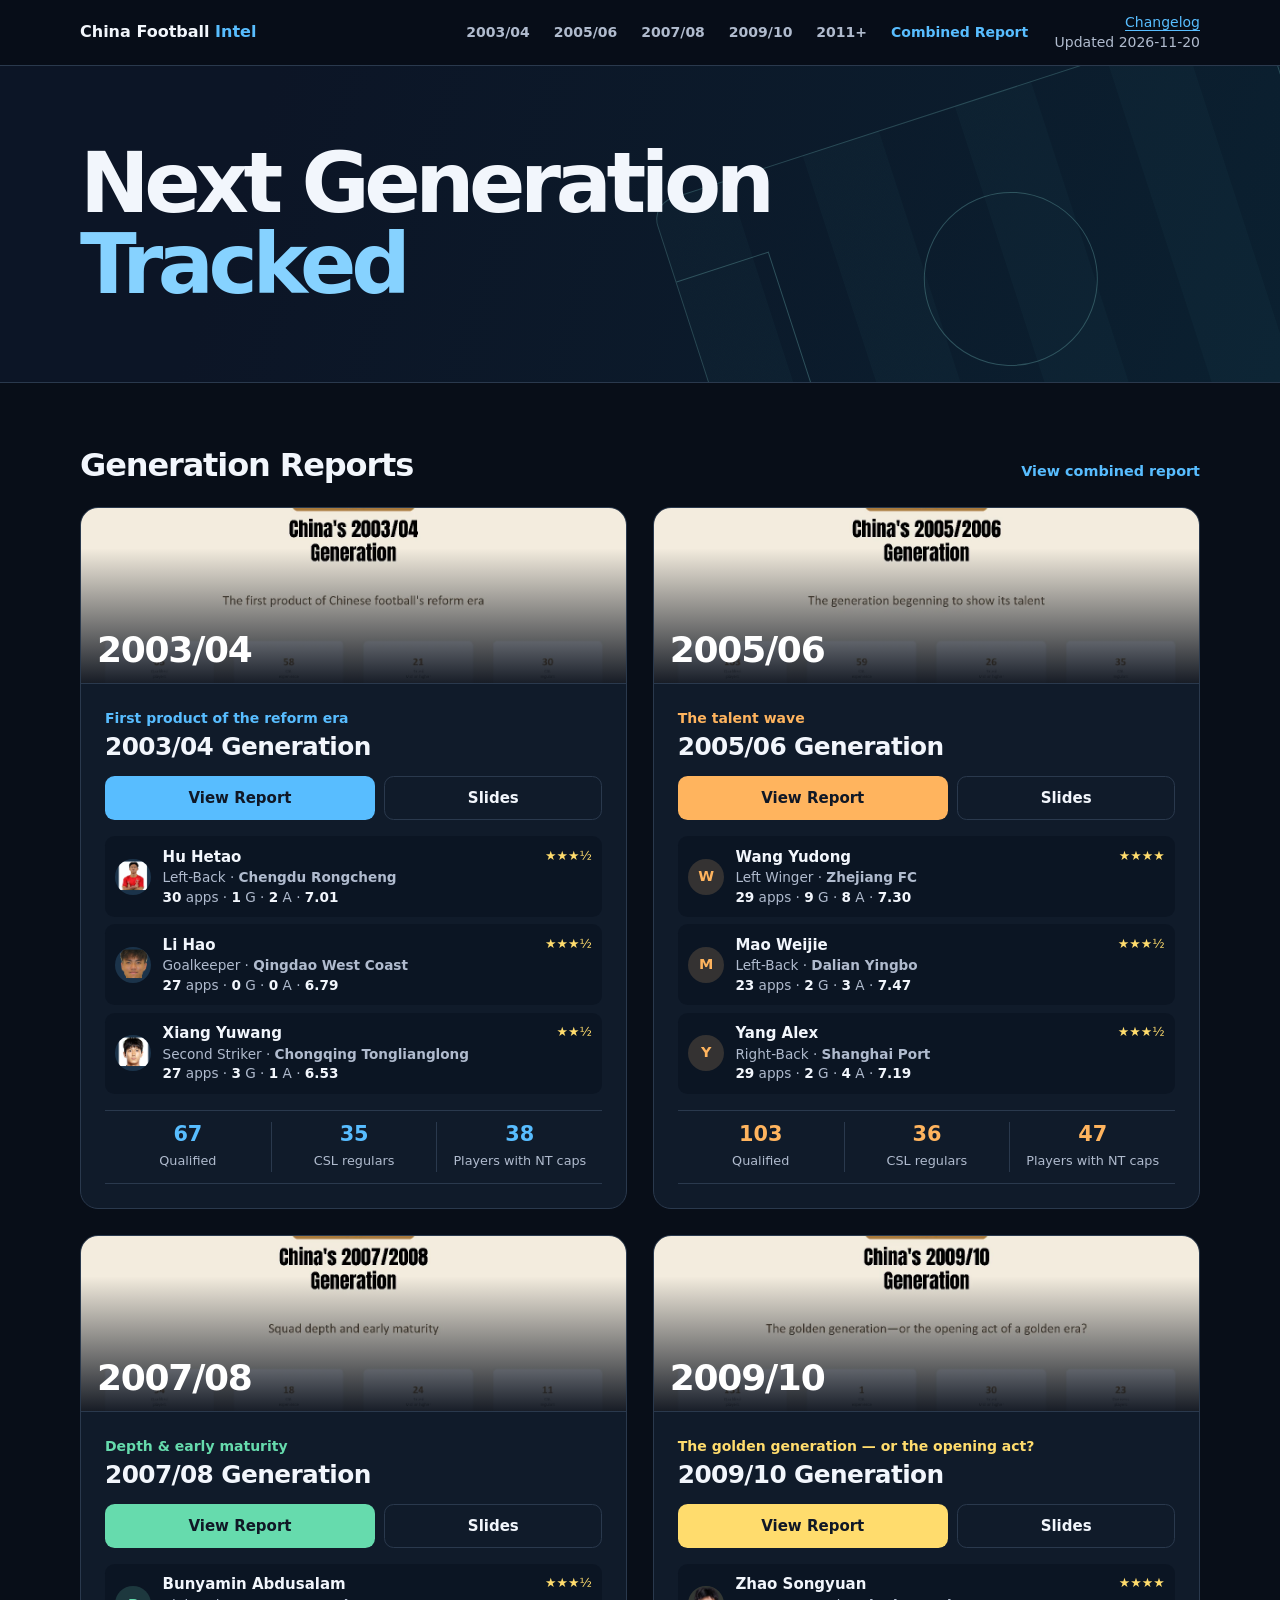
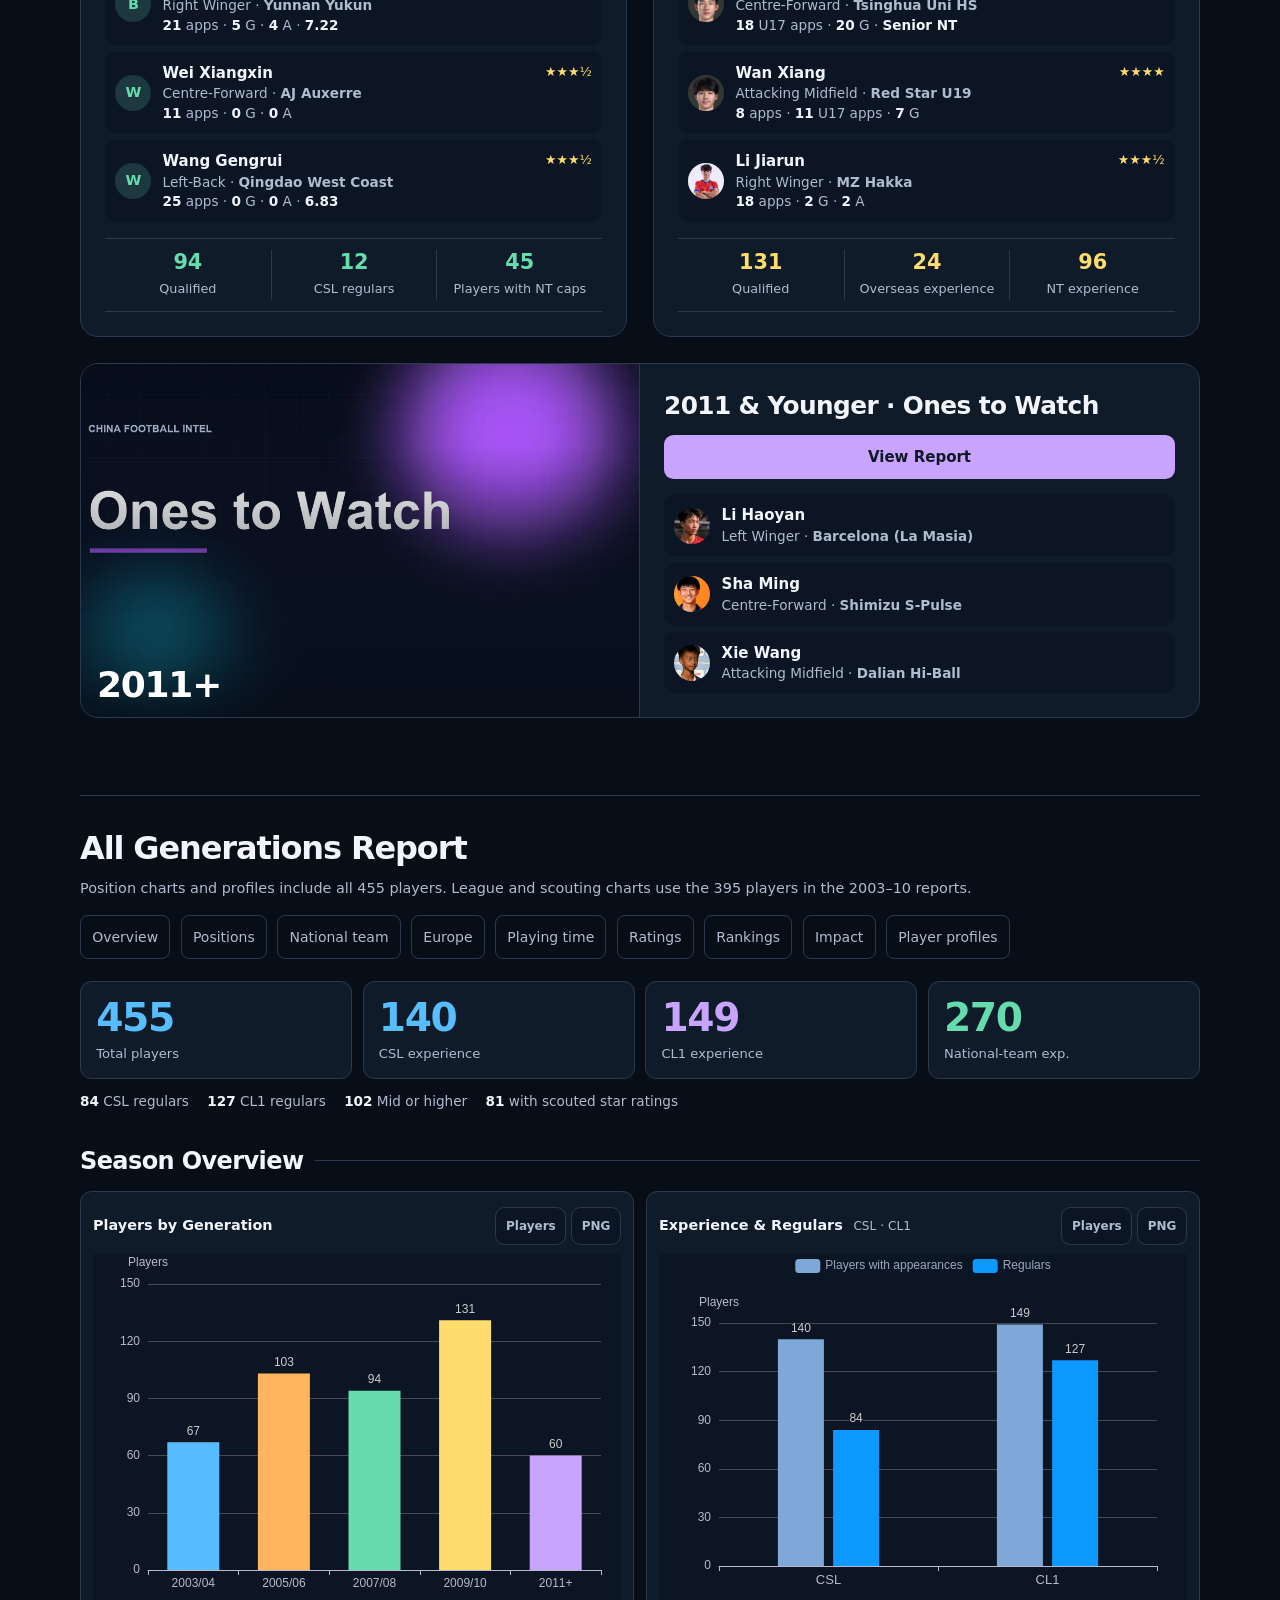
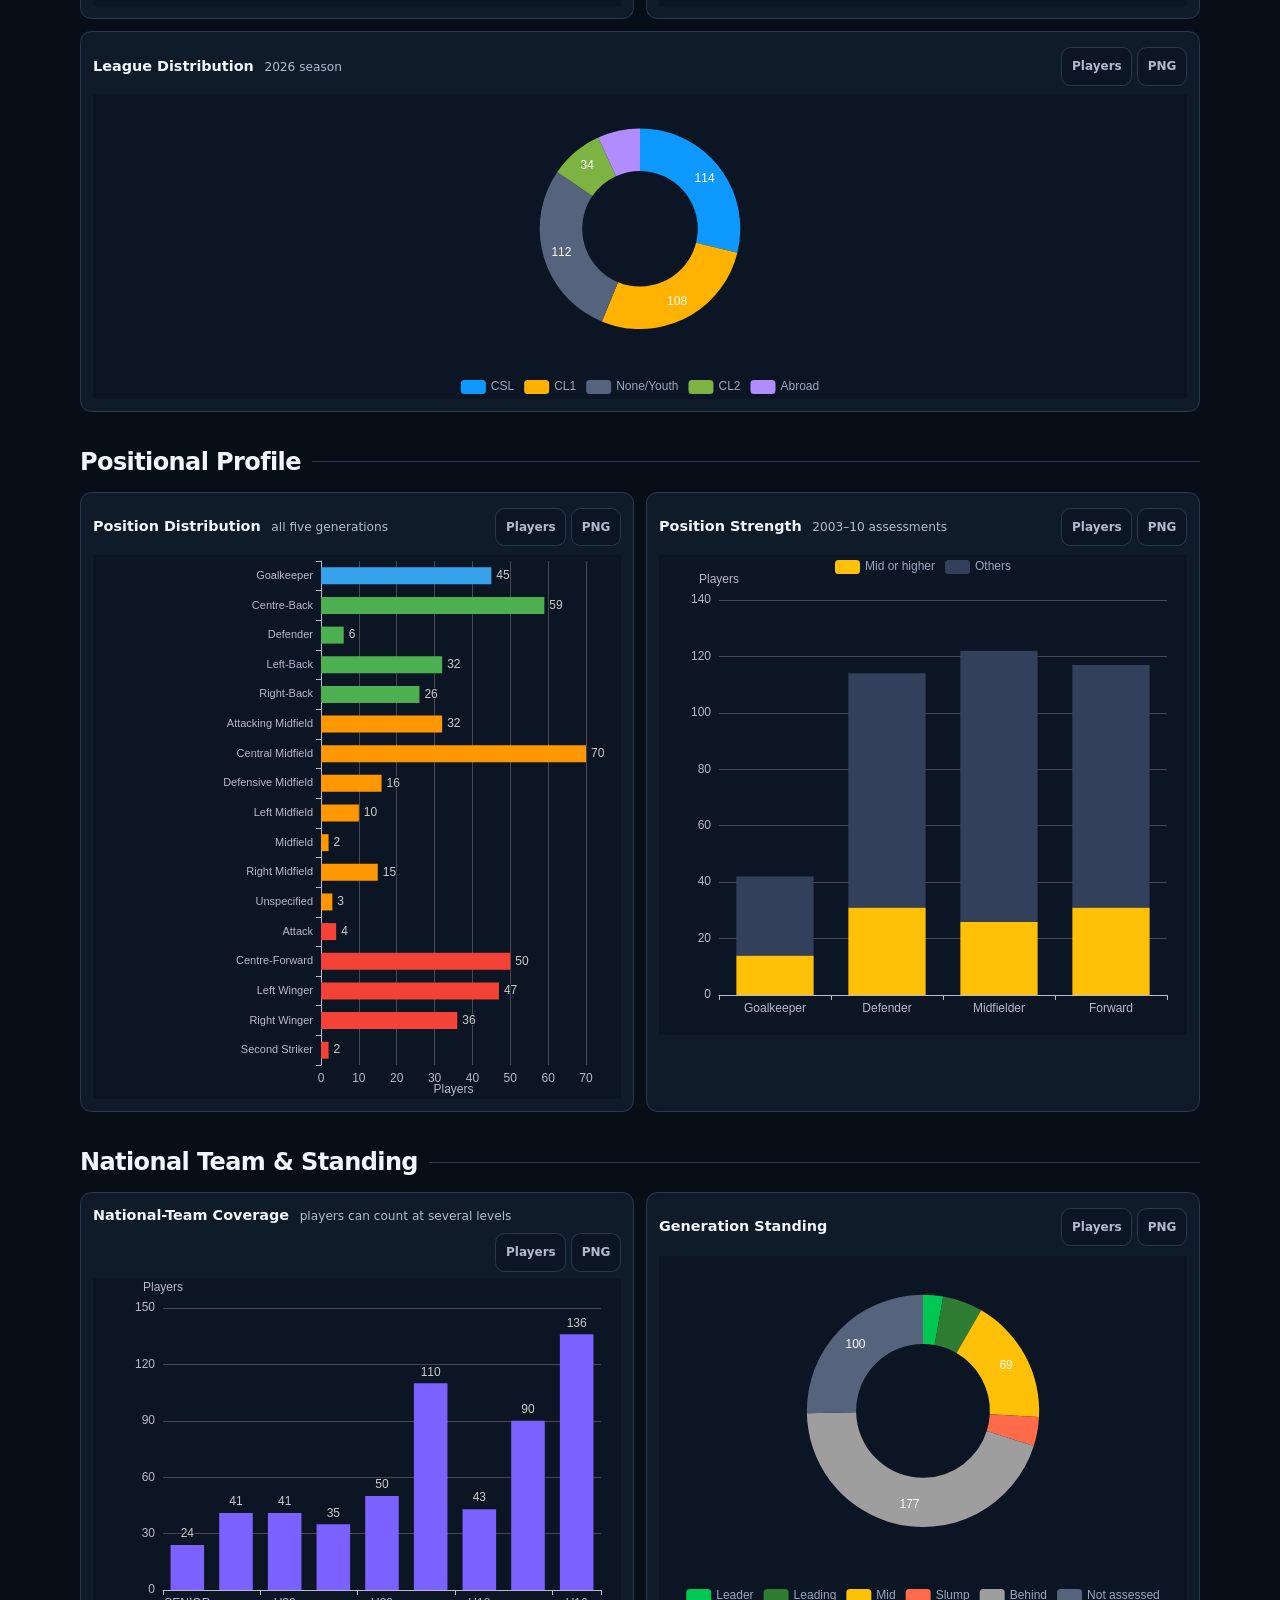
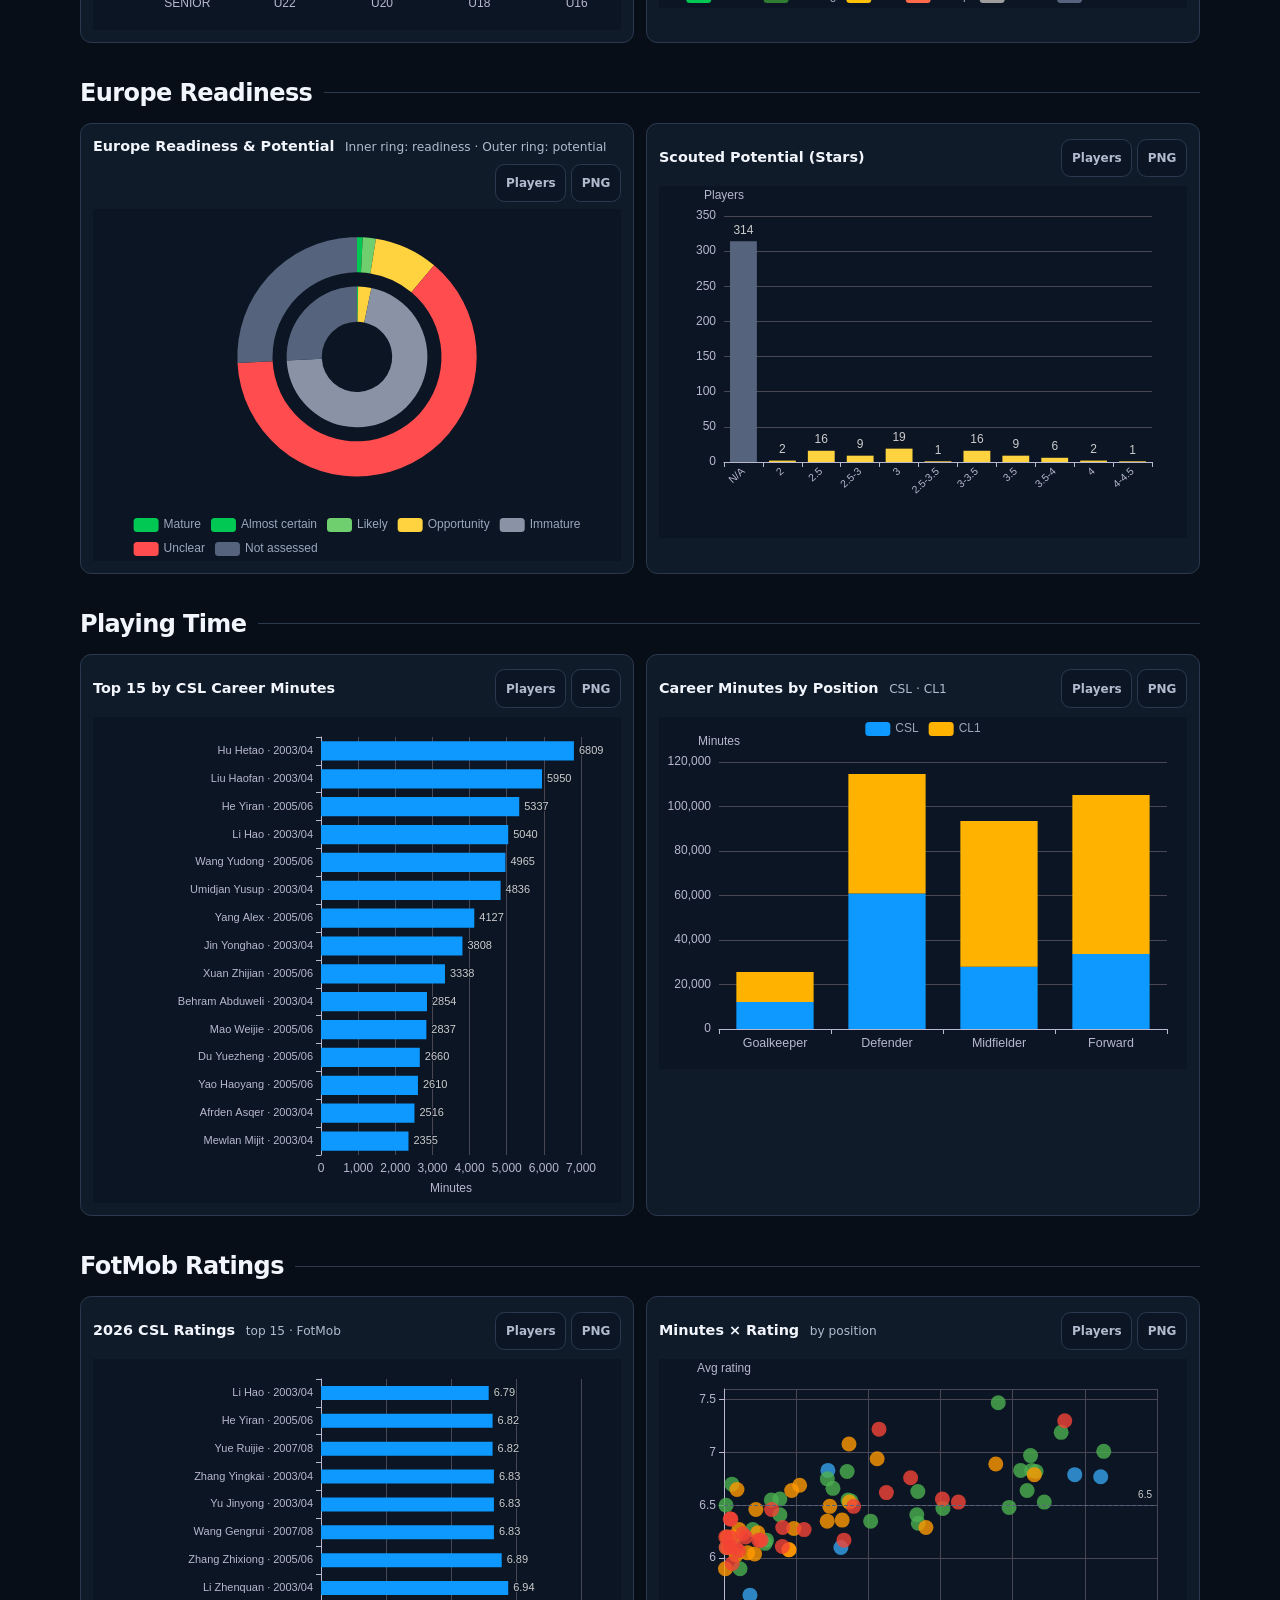
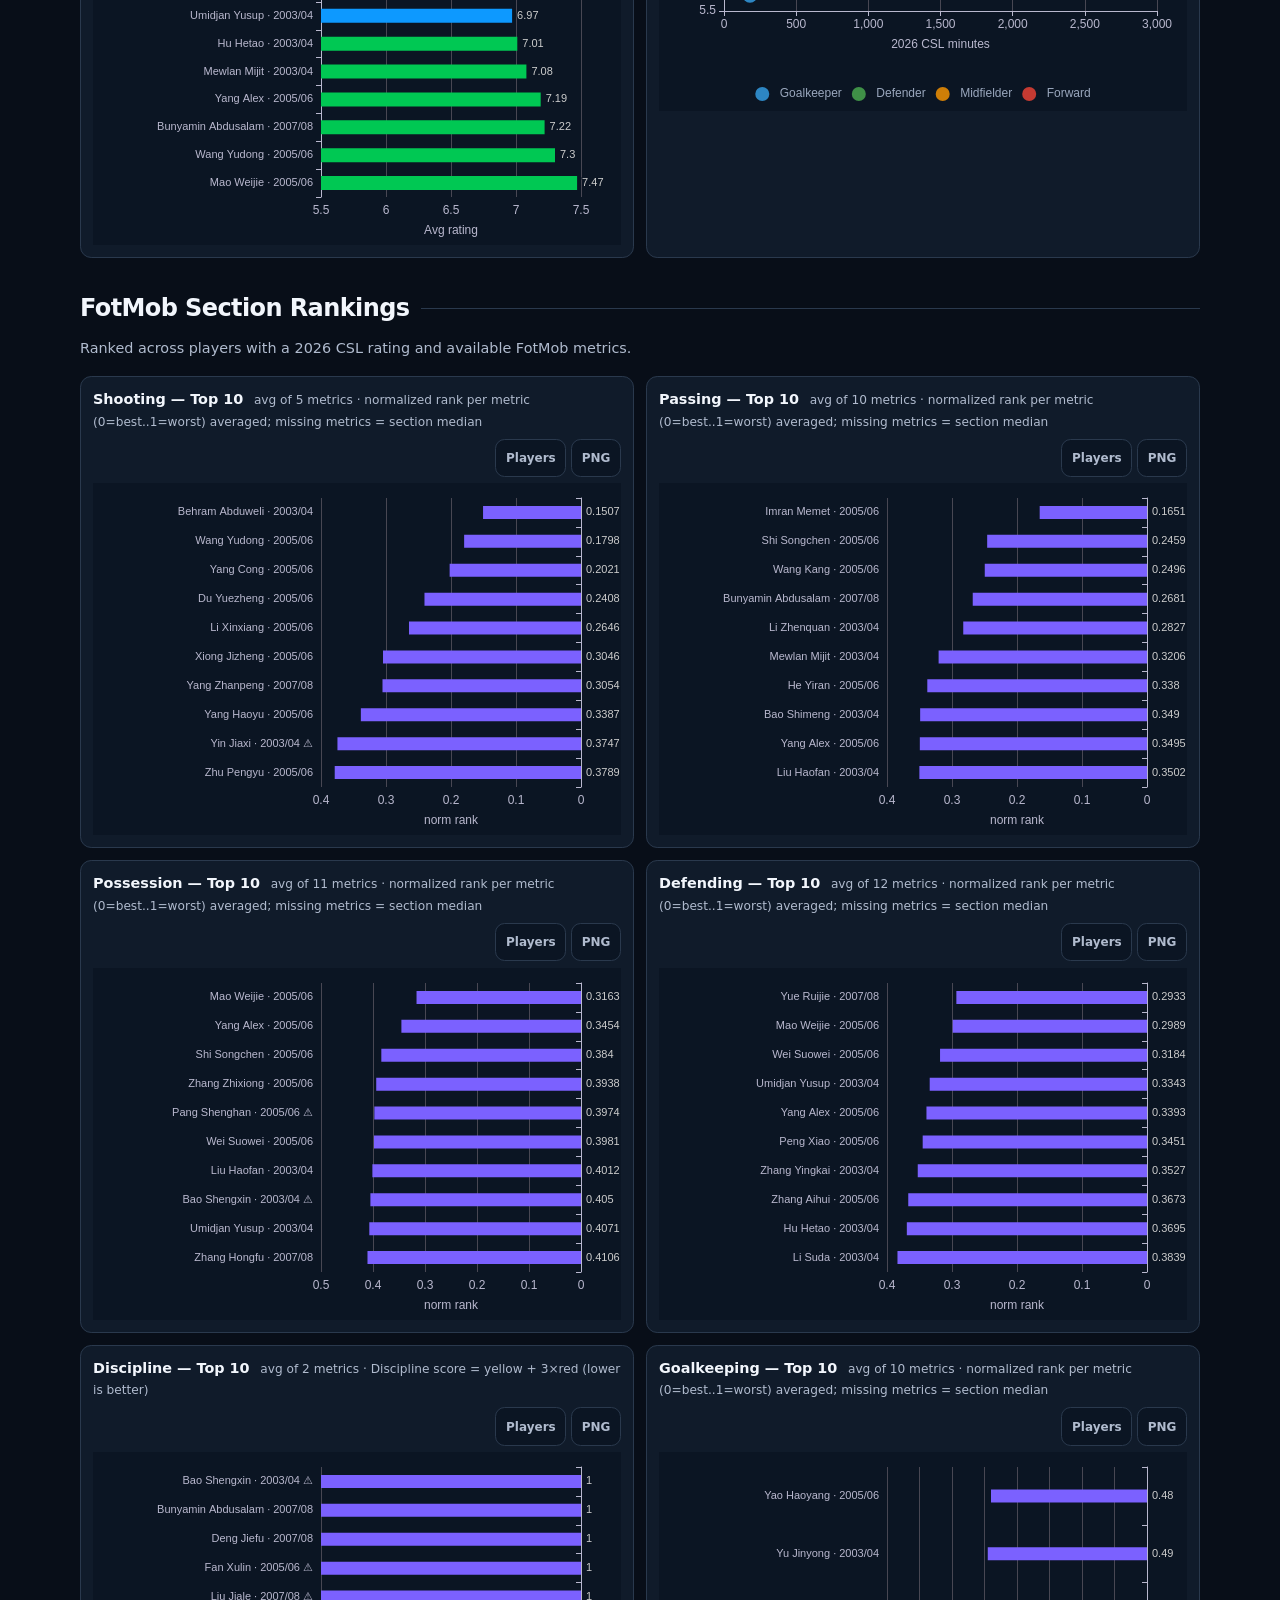
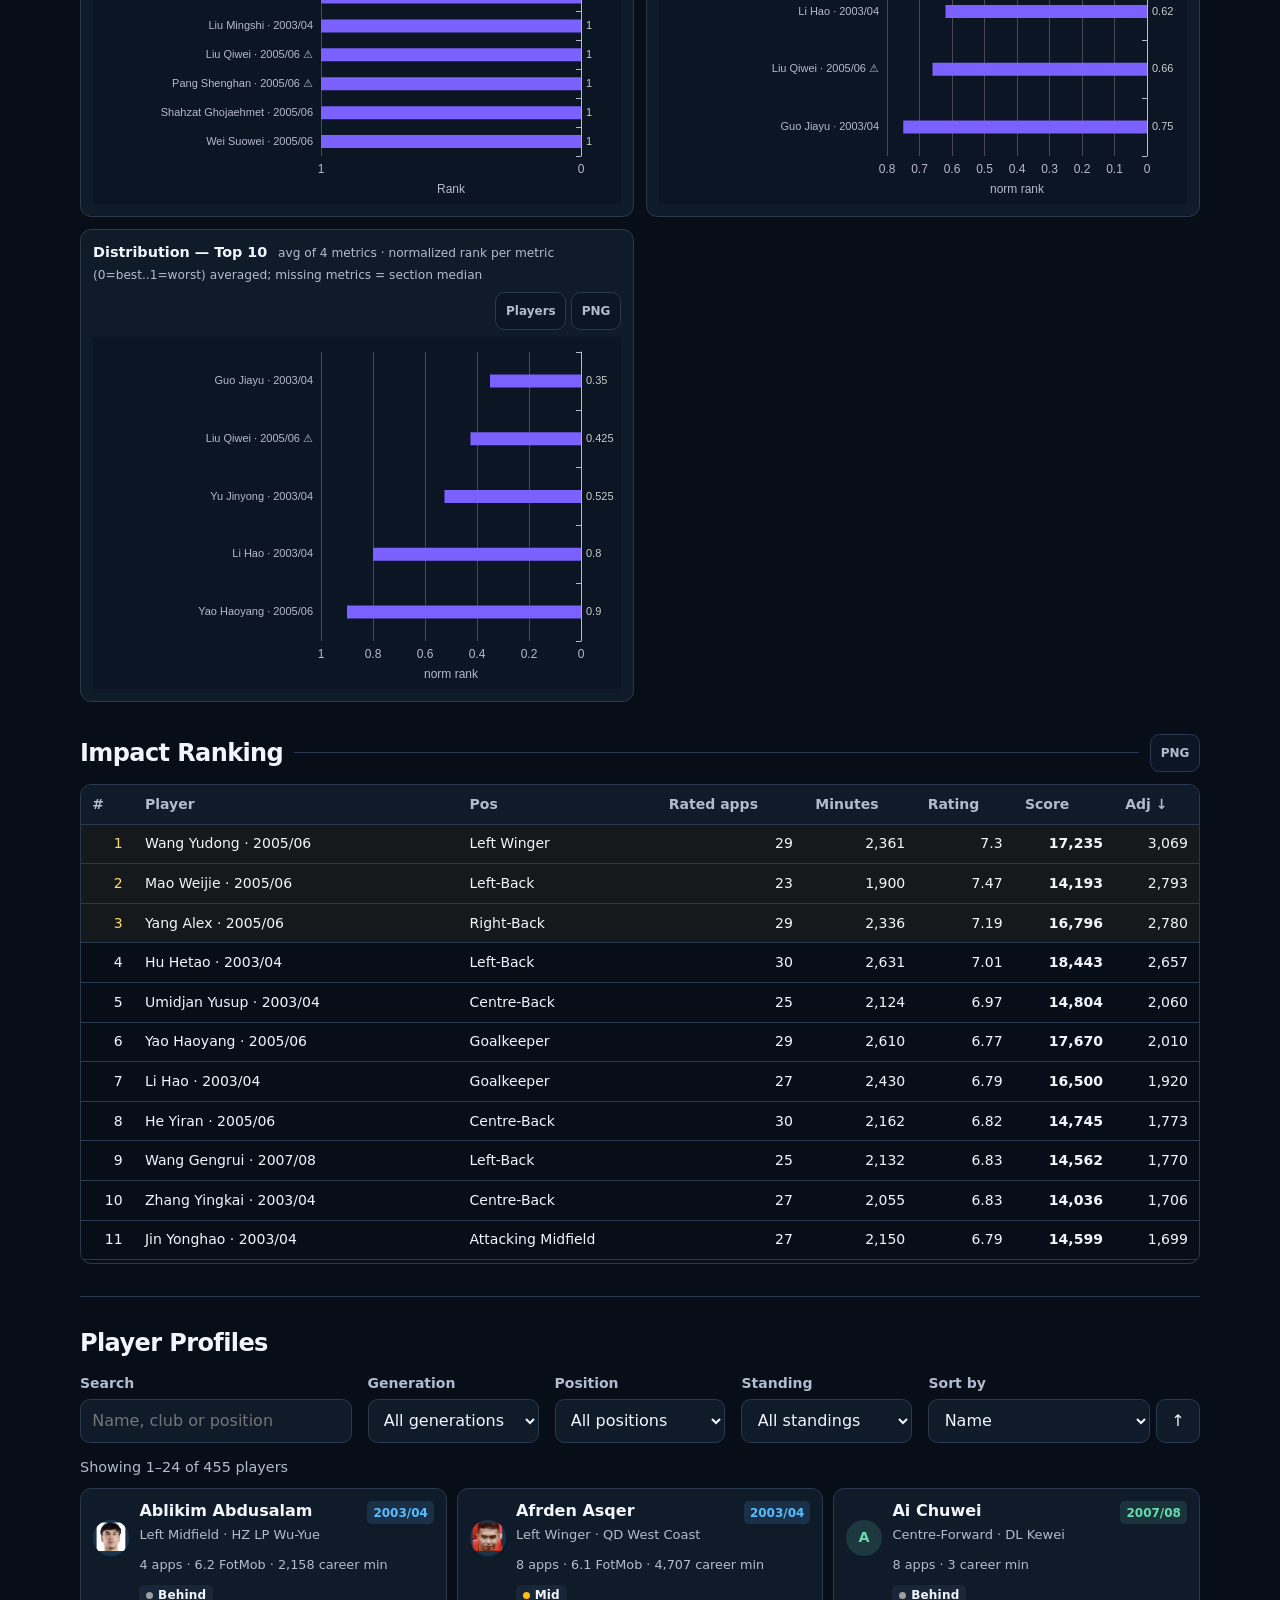
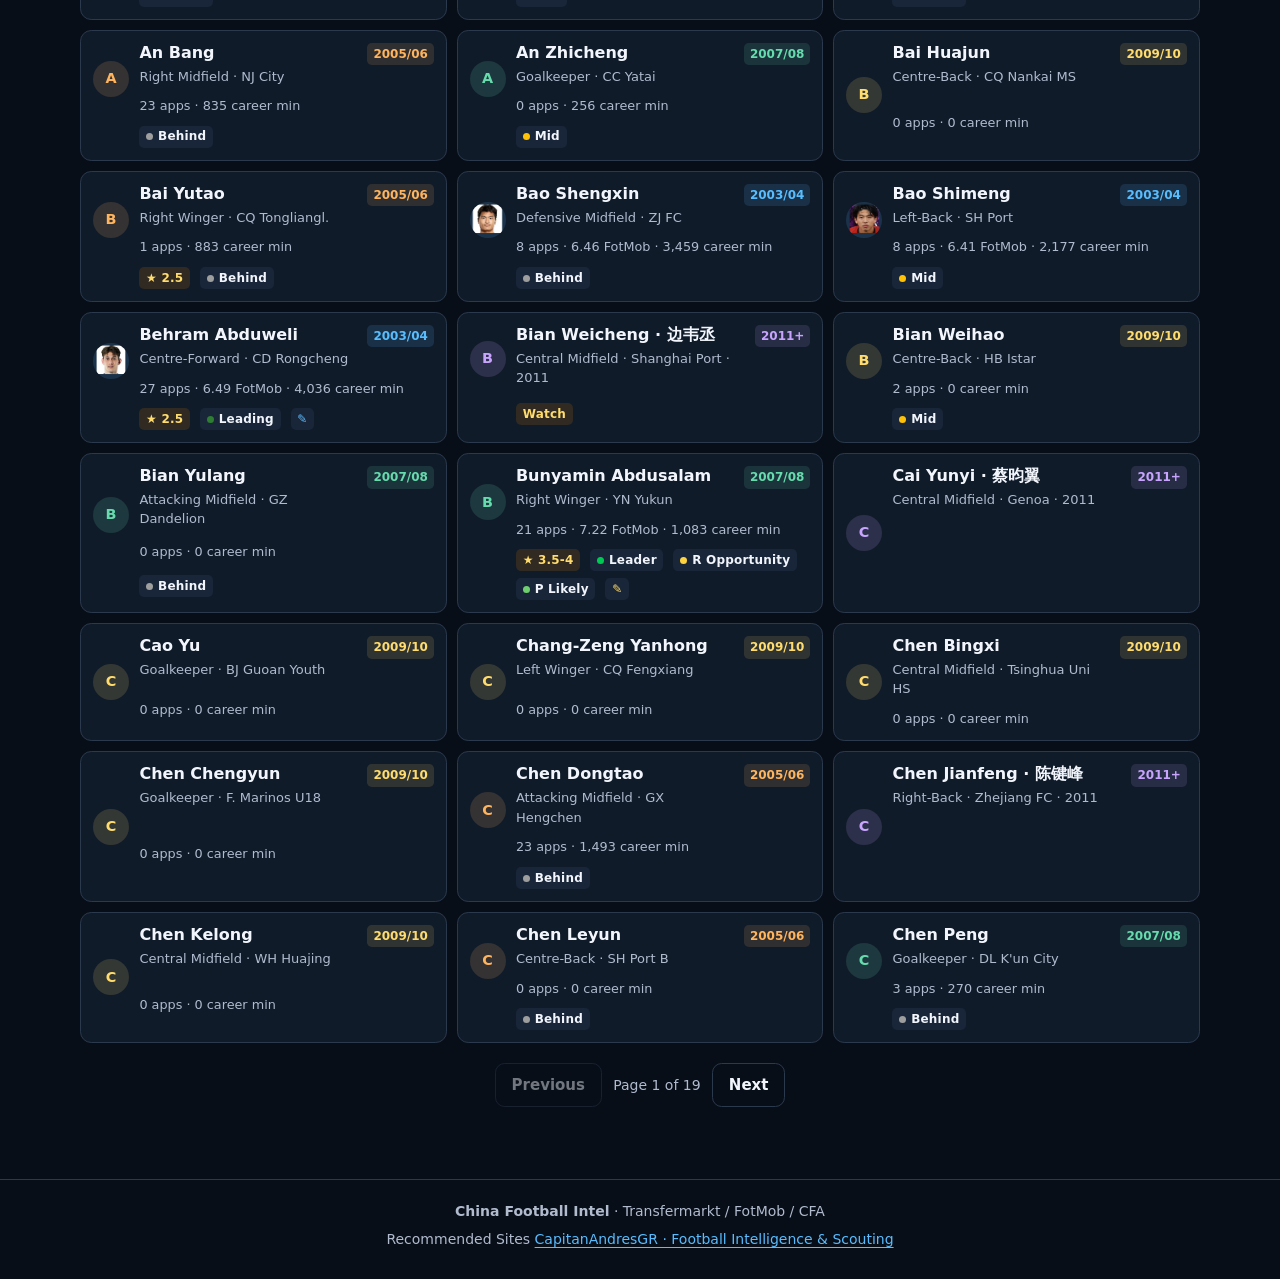
<file: index.html>
<!DOCTYPE html>
<html lang="en">
<head>
<meta charset="utf-8">
<meta name="viewport" content="width=device-width, initial-scale=1">
<title>China Football Intel</title>
<link rel="stylesheet" href="assets/combined-profile.css">
<link rel="stylesheet" href="assets/home.css">
<link rel="stylesheet" href="assets/report-chart-interactions.css">
<script defer src="assets/echarts.min.js"></script>
<script defer src="assets/html2canvas.min.js"></script>
<script defer src="assets/player-directory-data.js?v=20261120-names"></script>
<script defer src="assets/report-chart-interactions.js?v=20261120-assessment"></script>
<script defer src="assets/combined-charts.js?v=20261120-stars"></script>
<script defer src="assets/combined-profile.js"></script>
<script defer src="assets/player-directory.js?v=20261120-watch"></script>
</head>
<body>

<a class="skip-link" href="#reports">Skip to reports</a>
<nav aria-label="Site navigation">
  <div class="nav-inner">
  <div class="logo">China Football <b>Intel</b></div>
  <div class="links"><a href="#g0304">2003/04</a><a href="#g0506">2005/06</a><a href="#g0708">2007/08</a><a href="#g0910">2009/10</a><a href="#g1113">2011+</a><a href="#all-players" class="directory-link">Combined Report</a></div>
  <div class="date"><a href="changelog.html">Changelog</a><span>Updated 2026-11-20</span></div>
  </div>
</nav>

<header class="hero">
  <div class="pitch" aria-hidden="true"></div>
  <div class="hero-inner">
    <h1>Next Generation <em>Tracked</em></h1>
  </div>
</header>

<main id="reports" tabindex="-1">
  <div class="sec-head report-heading"><h2>Generation Reports</h2><a href="#all-players">View combined report</a></div>
  <div class="cards">

    <!-- 03-04 -->
    <div class="card" id="g0304">
      <div class="cover">
        <div class="year" aria-hidden="true">2003/04</div>
        <picture><source srcset="images/covers/ppt-03-04.webp" type="image/webp"><img src="images/ppt-03-04/slide-1.png" alt="" decoding="async"></picture>
      </div>
      <div class="body">
        <div class="gen-label">First product of the reform era</div>
        <h3>2003/04 Generation</h3>
        <div class="btns">
          <a class="btn primary" href="reports/generation_report.html">View Report</a>
          <button type="button" class="btn ghost" data-deck="03-04">Slides</button>
        </div>
        <div class="players">
          <div class="player"><div class="avatar">H</div><div class="who"><b>Hu Hetao</b><span class="pos">Left-Back · <b>Chengdu Rongcheng</b></span><span class="num"><b>30</b> apps · <b>1</b> G · <b>2</b> A · <b>7.01</b></span></div><span class="stars">★★★<i>½</i></span></div>
          <div class="player"><div class="avatar">L</div><div class="who"><b>Li Hao</b><span class="pos">Goalkeeper · <b>Qingdao West Coast</b></span><span class="num"><b>27</b> apps · <b>0</b> G · <b>0</b> A · <b>6.79</b></span></div><span class="stars">★★★<i>½</i></span></div>
          <div class="player"><div class="avatar">X</div><div class="who"><b>Xiang Yuwang</b><span class="pos">Second Striker · <b>Chongqing Tonglianglong</b></span><span class="num"><b>27</b> apps · <b>3</b> G · <b>1</b> A · <b>6.53</b></span></div><span class="stars">★★<i>½</i></span></div>
        </div>
        <div class="stats">
          <div class="stat"><b>67</b><span>Qualified</span></div>
          <div class="stat"><b>35</b><span>CSL regulars</span></div>
          <div class="stat"><b>38</b><span>Players with NT caps</span></div>
        </div>
      </div>
    </div>

    <!-- 05-06 -->
    <div class="card" data-gen="05-06" id="g0506">
      <div class="cover">
        <div class="year" aria-hidden="true">2005/06</div>
        <picture><source srcset="images/covers/ppt-05-06.webp" type="image/webp"><img src="images/ppt-05-06/slide-1.png" alt="" decoding="async"></picture>
      </div>
      <div class="body">
        <div class="gen-label">The talent wave</div>
        <h3>2005/06 Generation</h3>
        <div class="btns">
          <a class="btn primary" href="reports/generation_report_0506.html">View Report</a>
          <button type="button" class="btn ghost" data-deck="05-06">Slides</button>
        </div>
        <div class="players">
          <div class="player"><div class="avatar">W</div><div class="who"><b>Wang Yudong</b><span class="pos">Left Winger · <b>Zhejiang FC</b></span><span class="num"><b>29</b> apps · <b>9</b> G · <b>8</b> A · <b>7.30</b></span></div><span class="stars">★★★★</span></div>
          <div class="player"><div class="avatar">M</div><div class="who"><b>Mao Weijie</b><span class="pos">Left-Back · <b>Dalian Yingbo</b></span><span class="num"><b>23</b> apps · <b>2</b> G · <b>3</b> A · <b>7.47</b></span></div><span class="stars">★★★<i>½</i></span></div>
          <div class="player"><div class="avatar">Y</div><div class="who"><b>Yang Alex</b><span class="pos">Right-Back · <b>Shanghai Port</b></span><span class="num"><b>29</b> apps · <b>2</b> G · <b>4</b> A · <b>7.19</b></span></div><span class="stars">★★★<i>½</i></span></div>
        </div>
        <div class="stats">
          <div class="stat"><b>103</b><span>Qualified</span></div>
          <div class="stat"><b>36</b><span>CSL regulars</span></div>
          <div class="stat"><b>47</b><span>Players with NT caps</span></div>
        </div>
      </div>
    </div>

    <!-- 07-08 -->
    <div class="card" data-gen="07-08" id="g0708">
      <div class="cover">
        <div class="year" aria-hidden="true">2007/08</div>
        <picture><source srcset="images/covers/ppt-07-08.webp" type="image/webp"><img src="images/ppt-07-08/slide-1.png" alt="" decoding="async"></picture>
      </div>
      <div class="body">
        <div class="gen-label">Depth &amp; early maturity</div>
        <h3>2007/08 Generation</h3>
        <div class="btns">
          <a class="btn primary" href="reports/generation_report_0708.html">View Report</a>
          <button type="button" class="btn ghost" data-deck="07-08">Slides</button>
        </div>
        <div class="players">
          <div class="player"><div class="avatar">B</div><div class="who"><b>Bunyamin Abdusalam</b><span class="pos">Right Winger · <b>Yunnan Yukun</b></span><span class="num"><b>21</b> apps · <b>5</b> G · <b>4</b> A · <b>7.22</b></span></div><span class="stars">★★★<i>½</i></span></div>
          <div class="player"><div class="avatar">W</div><div class="who"><b>Wei Xiangxin</b><span class="pos">Centre-Forward · <b>AJ Auxerre</b></span><span class="num"><b>11</b> apps · <b>0</b> G · <b>0</b> A</span></div><span class="stars">★★★<i>½</i></span></div>
          <div class="player"><div class="avatar">W</div><div class="who"><b>Wang Gengrui</b><span class="pos">Left-Back · <b>Qingdao West Coast</b></span><span class="num"><b>25</b> apps · <b>0</b> G · <b>0</b> A · <b>6.83</b></span></div><span class="stars">★★★<i>½</i></span></div>
        </div>
        <div class="stats">
          <div class="stat"><b>94</b><span>Qualified</span></div>
          <div class="stat"><b>12</b><span>CSL regulars</span></div>
          <div class="stat"><b>45</b><span>Players with NT caps</span></div>
        </div>
      </div>
    </div>

    <!-- 09-10 -->
    <div class="card" data-gen="09-10" id="g0910">
      <div class="cover">
        <div class="year" aria-hidden="true">2009/10</div>
        <picture><source srcset="images/covers/ppt-0910.webp" type="image/webp"><img src="images/ppt-0910/slide-1.png" alt="" decoding="async"></picture>
      </div>
      <div class="body">
        <div class="gen-label">The golden generation — or the opening act?</div>
        <h3>2009/10 Generation</h3>
        <div class="btns">
          <a class="btn primary" href="reports/generation_report_0910.html">View Report</a>
          <button type="button" class="btn ghost" data-deck="09-10">Slides</button>
        </div>
        <div class="players">
          <div class="player"><div class="avatar">Z</div><div class="who"><b>Zhao Songyuan</b><span class="pos">Centre-Forward · <b>Tsinghua Uni HS</b></span><span class="num"><b>18</b> U17 apps · <b>20</b> G · <b>Senior NT</b></span></div><span class="stars">★★★★</span></div>
          <div class="player"><div class="avatar">W</div><div class="who"><b>Wan Xiang</b><span class="pos">Attacking Midfield · <b>Red Star U19</b></span><span class="num"><b>8</b> apps · <b>11</b> U17 apps · <b>7</b> G</span></div><span class="stars">★★★★</span></div>
          <div class="player"><div class="avatar">L</div><div class="who"><b>Li Jiarun</b><span class="pos">Right Winger · <b>MZ Hakka</b></span><span class="num"><b>18</b> apps · <b>2</b> G · <b>2</b> A</span></div><span class="stars">★★★<i>½</i></span></div>
        </div>
        <div class="stats">
          <div class="stat"><b>131</b><span>Qualified</span></div>
          <div class="stat"><b>24</b><span>Overseas experience</span></div>
          <div class="stat"><b>96</b><span>NT experience</span></div>
        </div>
      </div>
    </div>

    <!-- 2011 & younger -->
    <div class="card" data-gen="11-plus" id="g1113">
      <div class="cover">
        <div class="year" aria-hidden="true">2011+</div>
        <picture><source srcset="images/covers/ppt-11plus.webp" type="image/webp"><img src="images/ppt-11plus/slide-1.png" alt="" decoding="async"></picture>
      </div>
      <div class="body">
        <h3>2011 &amp; Younger · Ones to Watch</h3>
        <div class="btns">
          <a class="btn primary" href="reports/young_report.html">View Report</a>
        </div>
        <div class="players">
          <div class="player"><div class="avatar">L</div><div class="who"><b>Li Haoyan</b><span class="pos">Left Winger · <b>Barcelona (La Masia)</b></span></div></div>
          <div class="player"><div class="avatar">S</div><div class="who"><b>Sha Ming</b><span class="pos">Centre-Forward · <b>Shimizu S-Pulse</b></span></div></div>
          <div class="player"><div class="avatar">X</div><div class="who"><b>Xie Wang</b><span class="pos">Attacking Midfield · <b>Dalian Hi-Ball</b></span></div></div>
        </div>
      </div>
    </div>

  </div>
  <section class="combined-report" id="all-players" aria-labelledby="combined-title">
    <div class="sec-head"><h2 id="combined-title">All Generations Report</h2></div>
    <p id="combined-coverage" class="combined-scope"></p>
    <div class="combined-links" aria-label="Combined report sections">
      <a href="#combined-overview">Overview</a>
      <a href="#combined-positions">Positions</a>
      <a href="#combined-standing">National team</a>
      <a href="#combined-europe">Europe</a>
      <a href="#combined-playing-time">Playing time</a>
      <a href="#combined-fotmob">Ratings</a>
      <a href="#combined-rankings">Rankings</a>
      <a href="#combined-impact">Impact</a>
      <a href="#combined-profiles">Player profiles</a>
    </div>
    <div class="combined-kpis" id="kpis"></div>
    <div class="combined-mini" id="heroMini"></div>
    <div id="report-charts">
      <div class="sec-title" id="combined-overview"><h3>Season Overview</h3><span class="line"></span></div>
      <div class="grid2">
        <div class="card" id="cohort-card">
          <div class="cbar"><div class="ct">Players by Generation</div><button class="btn" data-chart="chartCohorts">PNG</button></div>
          <div id="chartCohorts" class="chart"></div>
        </div>
        <div class="card" id="exp-card">
          <div class="cbar"><div class="ct"><span class="ci"></span>Experience &amp; Regulars <span class="sub">CSL · CL1</span></div><button class="btn" data-chart="chartFoot">PNG</button></div>
          <div id="chartFoot" class="chart"></div>
        </div>
        <div class="card" id="league-card">
          <div class="cbar"><div class="ct"><span class="ci"></span>League Distribution <span class="sub">2026 season</span></div><button class="btn" data-chart="chartLeague">PNG</button></div>
          <div id="chartLeague" class="chart"></div>
        </div>
      </div>

      <div class="sec-title" id="combined-positions"><h3>Positional Profile</h3><span class="line"></span></div>
      <div class="grid2">
        <div class="card" id="pos-card">
          <div class="cbar"><div class="ct"><span class="ci"></span>Position Distribution <span class="sub">all five generations</span></div><button class="btn" data-chart="chartPos">PNG</button></div>
          <div id="chartPos" class="chart"></div>
        </div>
        <div class="card" id="posgood-card">
          <div class="cbar"><div class="ct"><span class="ci"></span>Position Strength <span class="sub">2003–10 assessments</span></div><button class="btn" data-chart="chartPosGood">PNG</button></div>
          <div id="chartPosGood" class="chart"></div>
        </div>
      </div>

      <div class="sec-title" id="combined-standing"><h3>National Team &amp; Standing</h3><span class="line"></span></div>
      <div class="grid2">
        <div class="card" id="nt-card">
          <div class="cbar"><div class="ct"><span class="ci"></span>National-Team Coverage <span class="sub">players can count at several levels</span></div><button class="btn" data-chart="chartNt">PNG</button></div>
          <div id="chartNt" class="chart"></div>
        </div>
        <div class="card" id="gs-card">
          <div class="cbar"><div class="ct"><span class="ci"></span>Generation Standing</div><button class="btn" data-chart="chartGs">PNG</button></div>
          <div id="chartGs" class="chart"></div>
        </div>
      </div>

      <div class="sec-title" id="combined-europe"><h3>Europe Readiness</h3><span class="line"></span></div>
      <div class="grid2">
        <div class="card" id="eu-card">
          <div class="cbar"><div class="ct"><span class="ci"></span>Europe Readiness &amp; Potential <span class="sub">Inner ring: readiness · Outer ring: potential</span></div><button class="btn" data-chart="chartEurope">PNG</button></div>
          <div id="chartEurope" class="chart"></div>
        </div>
        <div class="card" id="pot-card">
          <div class="cbar"><div class="ct"><span class="ci"></span>Scouted Potential (Stars)</div><button class="btn" data-chart="chartPot">PNG</button></div>
          <div id="chartPot" class="chart"></div>
        </div>
      </div>

      <div class="sec-title" id="combined-playing-time"><h3>Playing Time</h3><span class="line"></span></div>
      <div class="grid2">
        <div class="card" id="top-card">
          <div class="cbar"><div class="ct"><span class="ci"></span>Top 15 by CSL Career Minutes</div><button class="btn" data-chart="chartTop">PNG</button></div>
          <div id="chartTop" class="chart"></div>
        </div>
        <div class="card" id="postime-card">
          <div class="cbar"><div class="ct"><span class="ci"></span>Career Minutes by Position <span class="sub">CSL · CL1</span></div><button class="btn" data-chart="chartPosTime">PNG</button></div>
          <div id="chartPosTime" class="chart"></div>
        </div>
      </div>

      <div class="sec-title" id="combined-fotmob"><h3>FotMob Ratings</h3><span class="line"></span></div>
      <div class="grid2">
        <div class="card" id="rt-card">
          <div class="cbar"><div class="ct"><span class="ci"></span>2026 CSL Ratings <span class="sub">top 15 · FotMob</span></div><button class="btn" data-chart="chartRating">PNG</button></div>
          <div id="chartRating" class="chart"></div>
        </div>
        <div class="card" id="scat-card">
          <div class="cbar"><div class="ct"><span class="ci"></span>Minutes × Rating <span class="sub">by position</span></div><button class="btn" data-chart="chartScatter">PNG</button></div>
          <div id="chartScatter" class="chart"></div>
        </div>
      </div>

      <div class="sec-title" id="combined-rankings"><h3>FotMob Section Rankings</h3><span class="line"></span></div>
      <p class="combined-scope">Ranked across players with a 2026 CSL rating and available FotMob metrics.</p>
      <div class="fm-grid" id="fmRankGrid"></div>

      <div class="sec-title" id="combined-impact"><h3>Impact Ranking</h3><span class="line"></span>
        <button class="btn" id="impactExport">PNG</button></div>
      <div class="tbl-wrap" id="impactTable">
        <table class="tbl">
          <thead><tr><th>#</th><th>Player</th><th>Pos</th><th>Rated apps</th><th>Minutes</th><th>Rating</th><th>Score</th><th aria-sort="descending" title="Default order: adjusted impact">Adj ↓</th></tr></thead>
          <tbody id="impactBody"></tbody>
        </table>
      </div>
    </div>
    <section class="directory" id="combined-profiles" aria-labelledby="directory-title">
      <div class="sec-head"><h3 id="directory-title">Player Profiles</h3></div>
    <div class="directory-filters">
      <div>
        <label for="directory-search">Search</label>
        <input type="search" id="directory-search" placeholder="Name, club or position">
      </div>
      <div>
        <label for="directory-generation">Generation</label>
        <select id="directory-generation"><option value="">All generations</option></select>
      </div>
      <div>
        <label for="directory-position">Position</label>
        <select id="directory-position">
          <option value="">All positions</option>
        </select>
      </div>
      <div>
        <label for="directory-standing">Standing</label>
        <select id="directory-standing">
          <option value="">All standings</option>
          <option>Leader</option>
          <option>Leading</option>
          <option>Mid</option>
          <option>Slump</option>
          <option>Behind</option>
        </select>
      </div>
      <div>
        <label for="directory-sort">Sort by</label>
        <div class="directory-sort">
          <select id="directory-sort">
            <option value="name">Name</option>
            <option value="pot">Potential stars</option>
            <option value="rating">FotMob rating</option>
            <option value="apps">Season appearances</option>
            <option value="minutes">Career CSL + CL1 minutes</option>
            <option value="club">Club</option>
          </select>
          <button type="button" id="directory-direction" aria-label="Switch to descending order" title="Switch to descending order">↑</button>
        </div>
      </div>
    </div>
    <p class="directory-status" id="directory-status" role="status" tabindex="-1"></p>
    <ul class="directory-grid" id="directory-results"></ul>
    <div class="directory-pagination" id="directory-pagination" hidden>
      <button type="button" class="btn ghost" id="directory-prev">Previous</button>
      <span id="directory-page"></span>
      <button type="button" class="btn ghost" id="directory-next">Next</button>
    </div>
    </section>
    <noscript>Enable JavaScript to view charts and search players.</noscript>
  </section>
</main>

<footer>
  <b>China Football Intel</b> · Transfermarkt / FotMob / CFA
  <div class="rec-sites"><span class="lbl">Recommended Sites</span> <a href="https://capitanandresgr.com/" target="_blank" rel="noopener">CapitanAndresGR · Football Intelligence &amp; Scouting</a></div>
</footer>

<dialog id="directory-profile" class="pd-modal directory-dialog" aria-label="Player profile"></dialog>

<dialog id="lb" class="slides-dialog" aria-label="Generation slides">
  <div class="slides-bar">
    <span id="lbCap" aria-live="polite"></span>
    <div class="slides-controls">
      <button type="button" id="prevSlide">Previous</button>
      <button type="button" id="nextSlide">Next</button>
      <button type="button" id="closeSlides" autofocus>Close</button>
    </div>
  </div>
  <img id="lbImg" alt="">
</dialog>

<script>
const DECKS={"03-04":[...Array(6)].map((_,i)=>`images/ppt-03-04/slide-${i+1}.png`),
  "05-06":[...Array(6)].map((_,i)=>`images/ppt-05-06/slide-${i+1}.png`),
  "07-08":[...Array(6)].map((_,i)=>`images/ppt-07-08/slide-${i+1}.png`),
  "09-10":[...Array(4)].map((_,i)=>`images/ppt-0910/slide-${i+1}.png`)};
const slideDialog = document.getElementById("lb");
const slideImage = document.getElementById("lbImg");
const slideCount = document.getElementById("lbCap");
let deck;
let slide = 0;

function showSlide(index) {
  slide = (index + deck.length) % deck.length;
  slideImage.src = deck[slide];
  slideImage.alt = "Generation report slide " + (slide + 1);
  slideCount.textContent = "Slide " + (slide + 1) + " / " + deck.length;
}

document.querySelectorAll("[data-deck]").forEach(button => {
  button.addEventListener("click", () => {
    deck = DECKS[button.dataset.deck];
    showSlide(0);
    slideDialog.showModal();
  });
});

document.getElementById("prevSlide").addEventListener("click", () => showSlide(slide - 1));
document.getElementById("nextSlide").addEventListener("click", () => showSlide(slide + 1));
document.getElementById("closeSlides").addEventListener("click", () => slideDialog.close());
slideDialog.addEventListener("keydown", event => {
  if (event.key === "ArrowRight" || event.key === "ArrowLeft") {
    event.preventDefault();
    showSlide(slide + (event.key === "ArrowRight" ? 1 : -1));
  }
});

function syncCurrentGeneration() {
  const selected = location.hash;
  document.querySelectorAll(".links a").forEach(link => {
    if (link.hash === selected) link.setAttribute("aria-current", "location");
    else link.removeAttribute("aria-current");
  });
}
window.addEventListener("hashchange", syncCurrentGeneration);
syncCurrentGeneration();
</script>
</body>
</html>
</file>
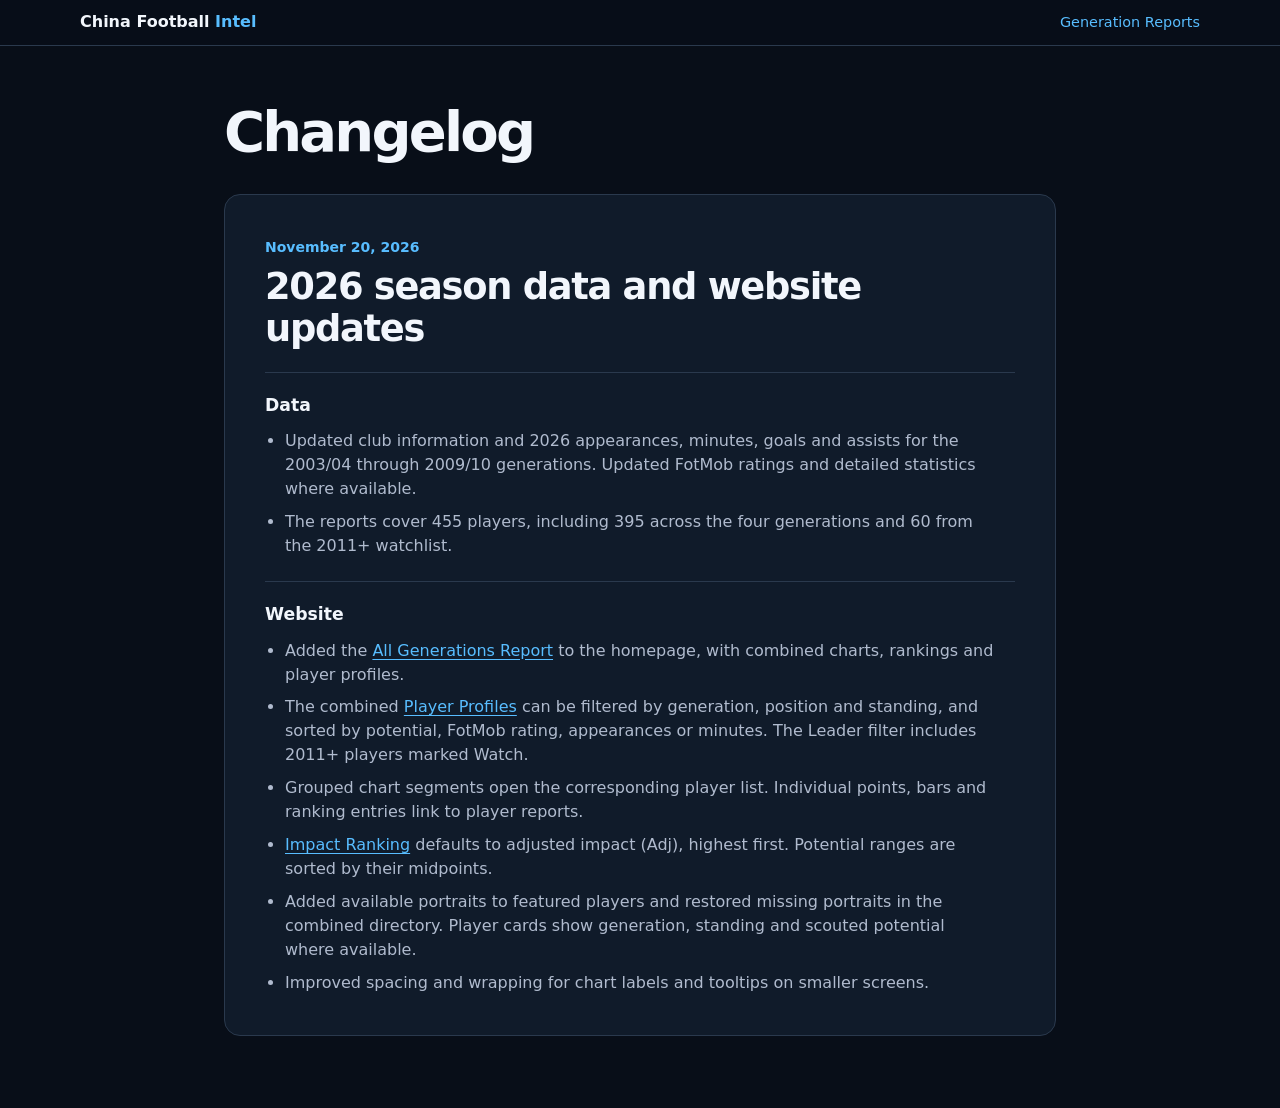
<file: changelog.html>
<!DOCTYPE html>
<html lang="en">
<head>
<meta charset="utf-8">
<meta name="viewport" content="width=device-width, initial-scale=1">
<meta name="description" content="Updates to China Football Intel's season data, generation reports and player profiles.">
<title>Changelog | China Football Intel</title>
<link rel="stylesheet" href="assets/home.css">
</head>
<body>
<a class="skip-link" href="#changelog">Skip to changelog</a>
<nav aria-label="Site navigation">
  <div class="nav-inner changelog-nav">
    <a class="logo" href="index.html">China Football <b>Intel</b></a>
    <a href="index.html#reports">Generation Reports</a>
  </div>
</nav>

<main class="changelog" id="changelog" tabindex="-1">
  <h1>Changelog</h1>
  <article class="release-entry" aria-labelledby="release-2026-11-20">
    <header>
      <time datetime="2026-11-20">November 20, 2026</time>
      <h2 id="release-2026-11-20">2026 season data and website updates</h2>
    </header>

    <section aria-labelledby="season-data">
      <h3 id="season-data">Data</h3>
      <ul>
        <li>Updated club information and 2026 appearances, minutes, goals and assists for the 2003/04 through 2009/10 generations. Updated FotMob ratings and detailed statistics where available.</li>
        <li>The reports cover 455 players, including 395 across the four generations and 60 from the 2011+ watchlist.</li>
      </ul>
    </section>

    <section aria-labelledby="website">
      <h3 id="website">Website</h3>
      <ul>
        <li>Added the <a href="index.html#all-players">All Generations Report</a> to the homepage, with combined charts, rankings and player profiles.</li>
        <li>The combined <a href="index.html#combined-profiles">Player Profiles</a> can be filtered by generation, position and standing, and sorted by potential, FotMob rating, appearances or minutes. The Leader filter includes 2011+ players marked Watch.</li>
        <li>Grouped chart segments open the corresponding player list. Individual points, bars and ranking entries link to player reports.</li>
        <li><a href="index.html#combined-impact">Impact Ranking</a> defaults to adjusted impact (Adj), highest first. Potential ranges are sorted by their midpoints.</li>
        <li>Added available portraits to featured players and restored missing portraits in the combined directory. Player cards show generation, standing and scouted potential where available.</li>
        <li>Improved spacing and wrapping for chart labels and tooltips on smaller screens.</li>
      </ul>
    </section>
  </article>
</main>
</body>
</html>
</file>
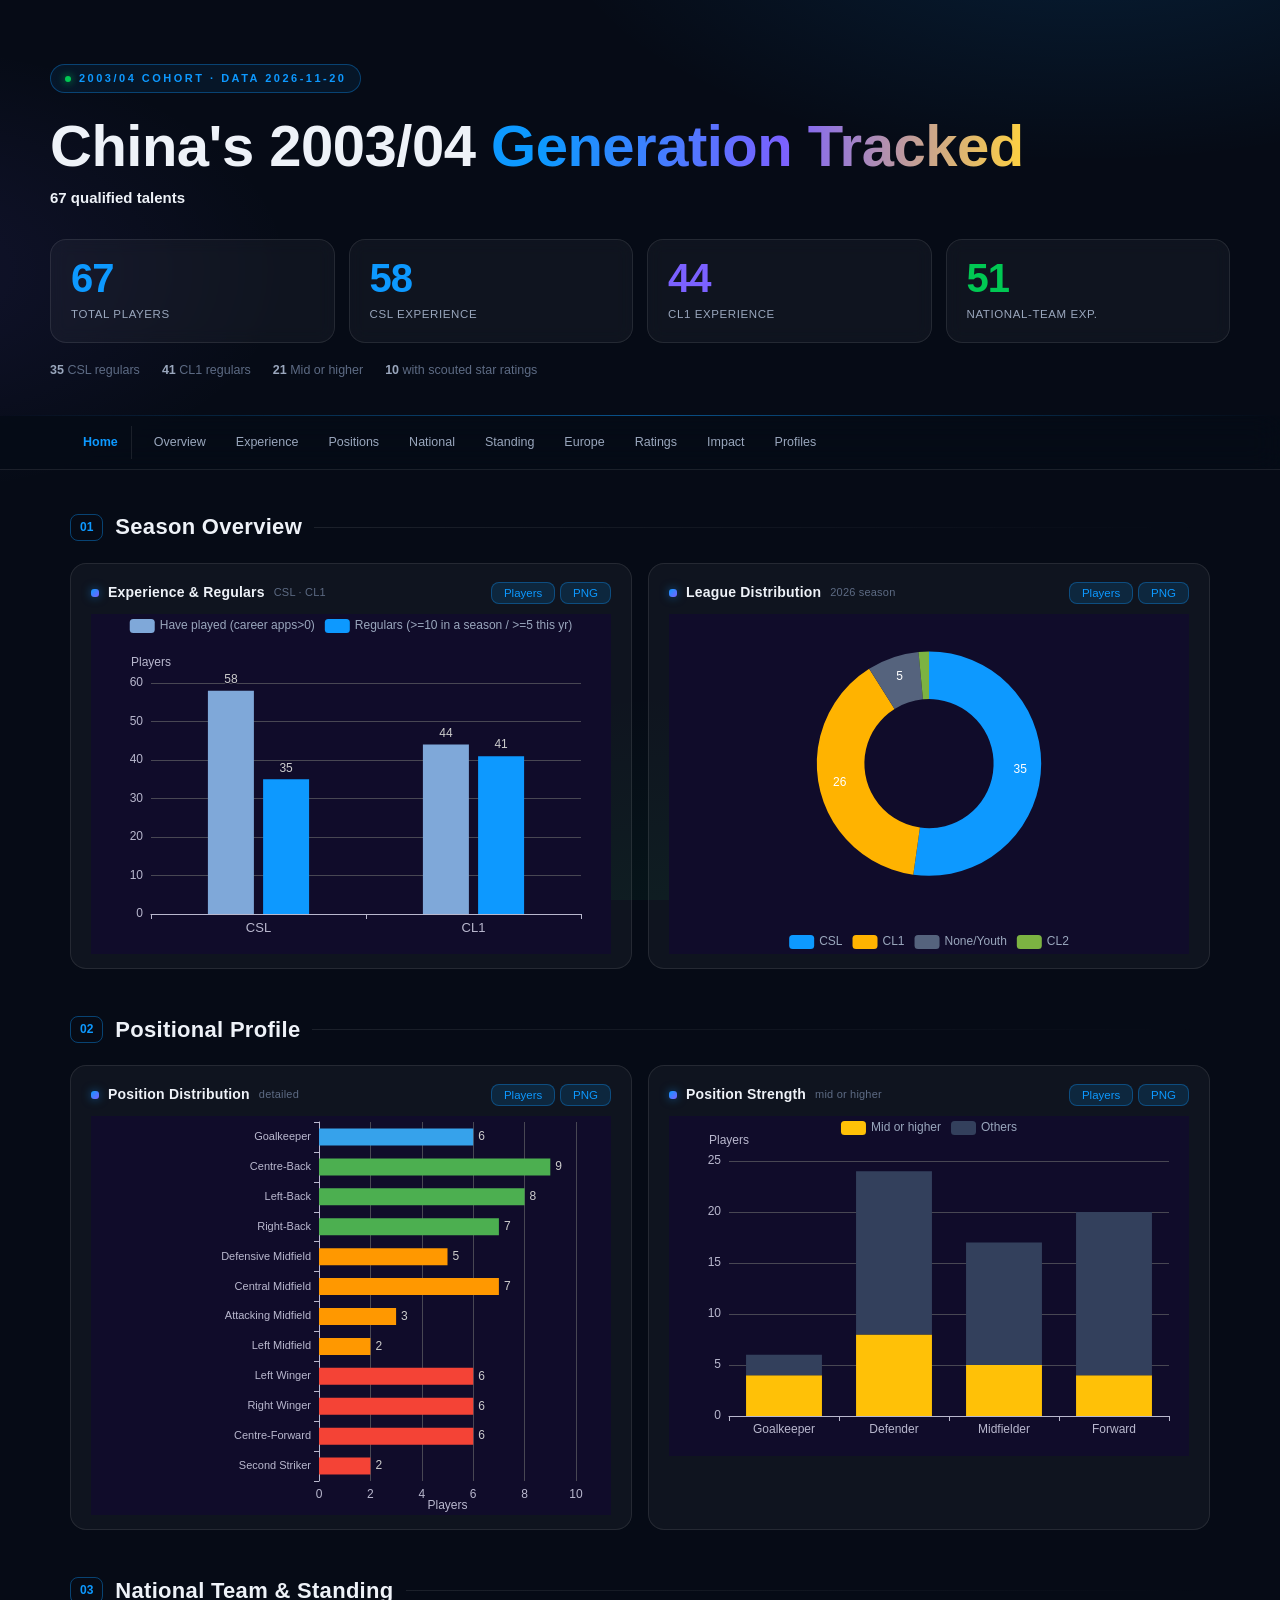
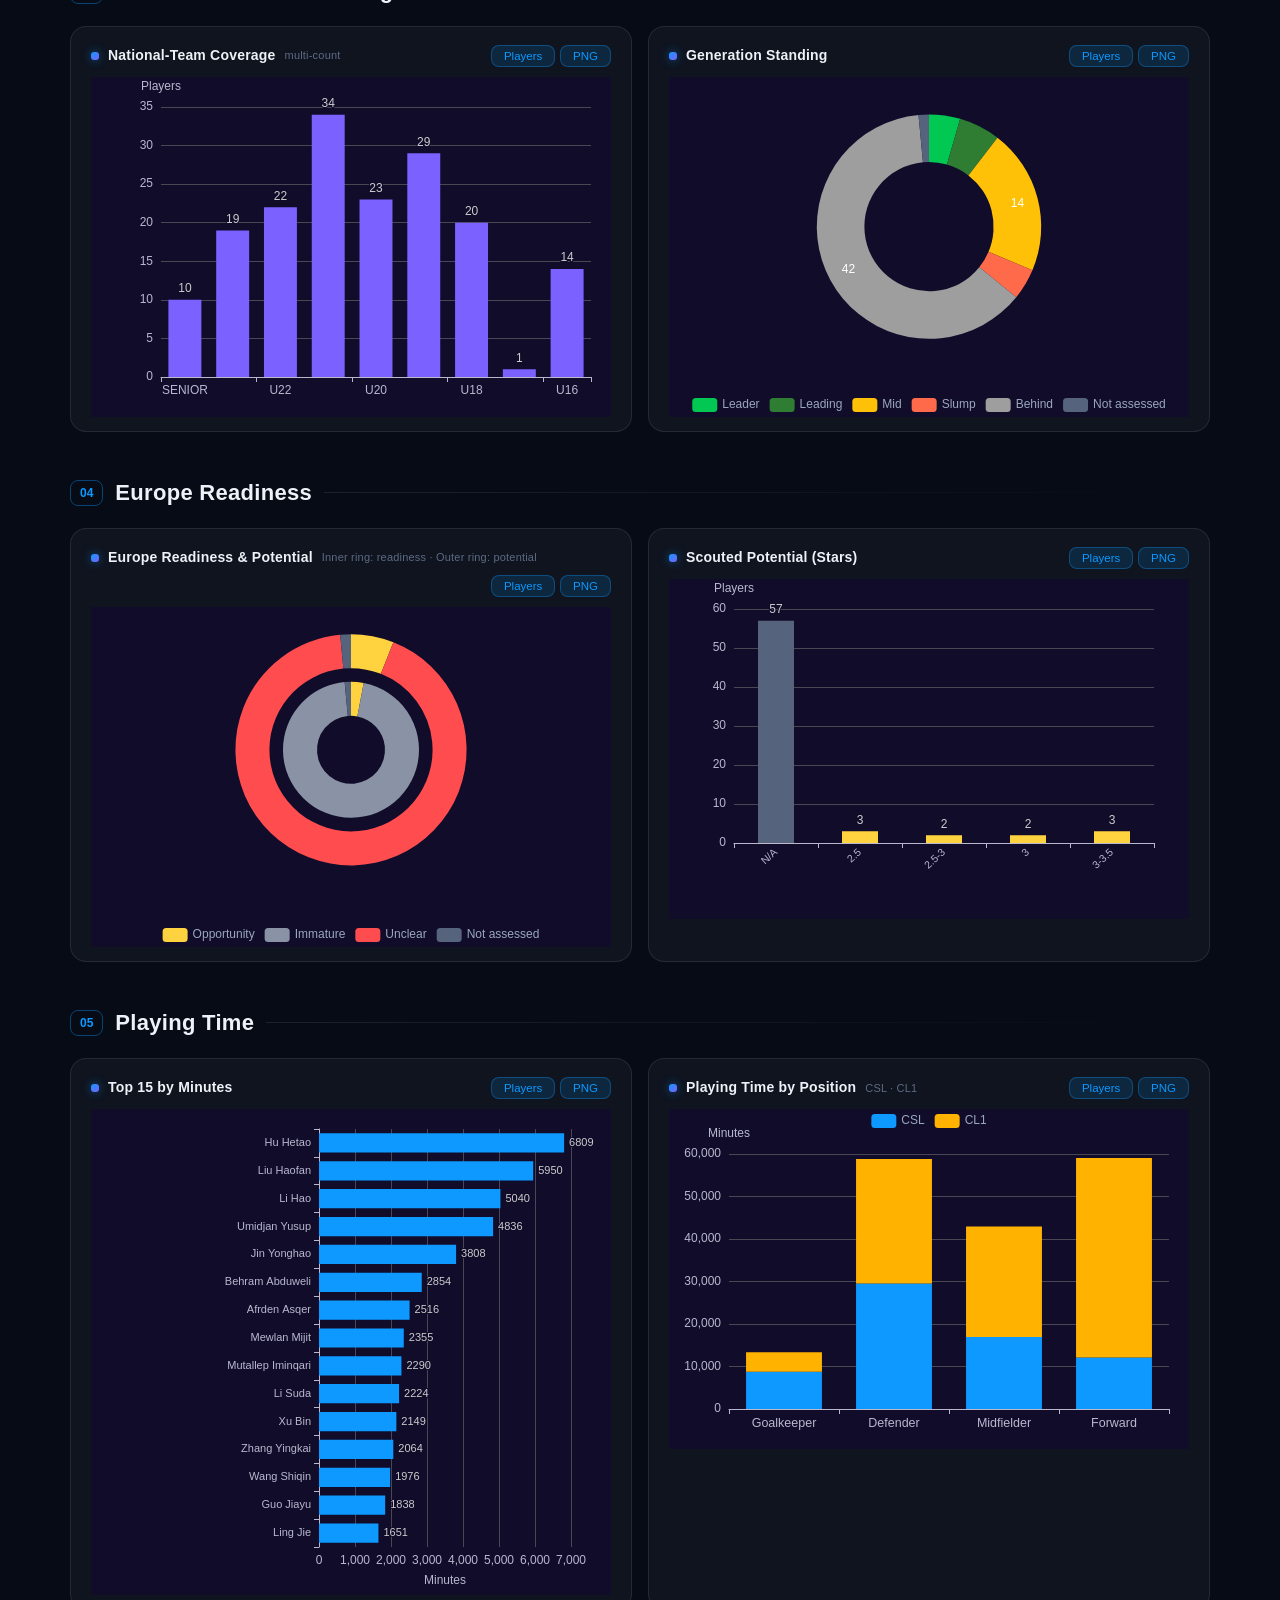
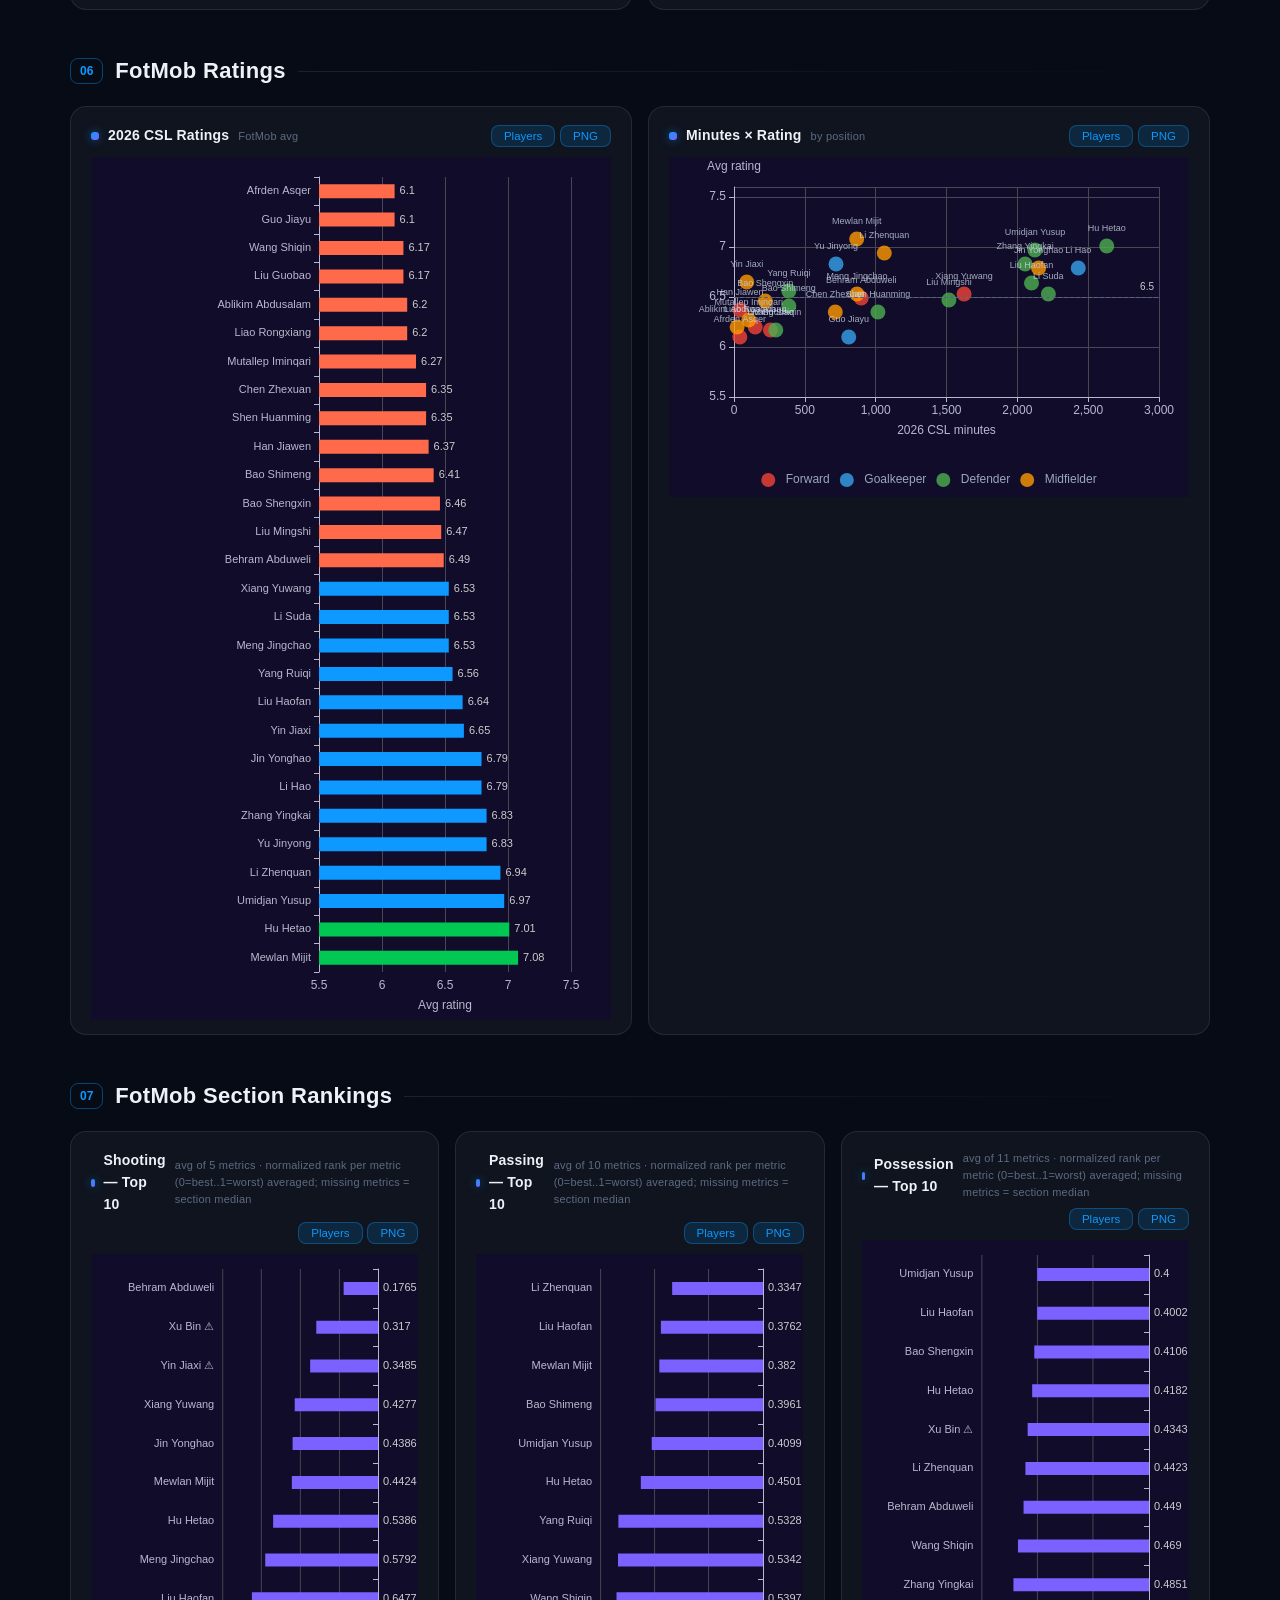
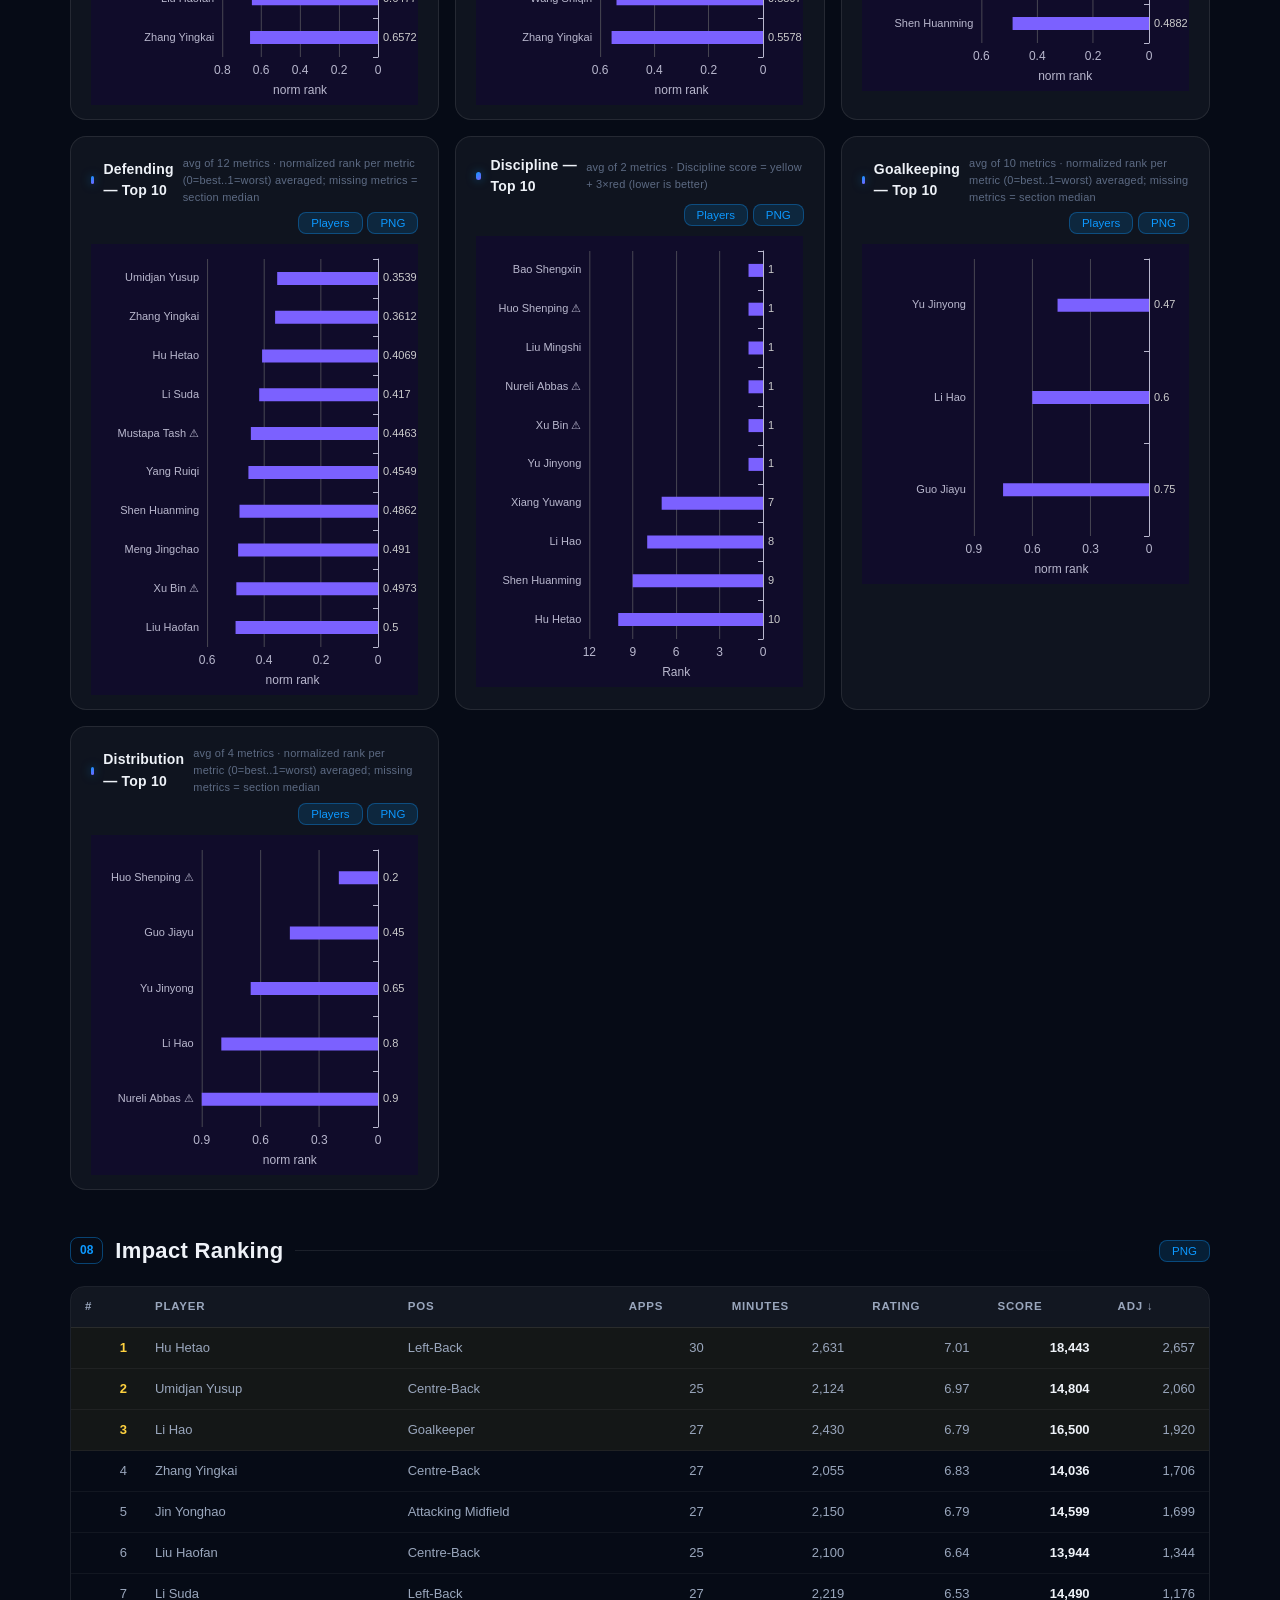
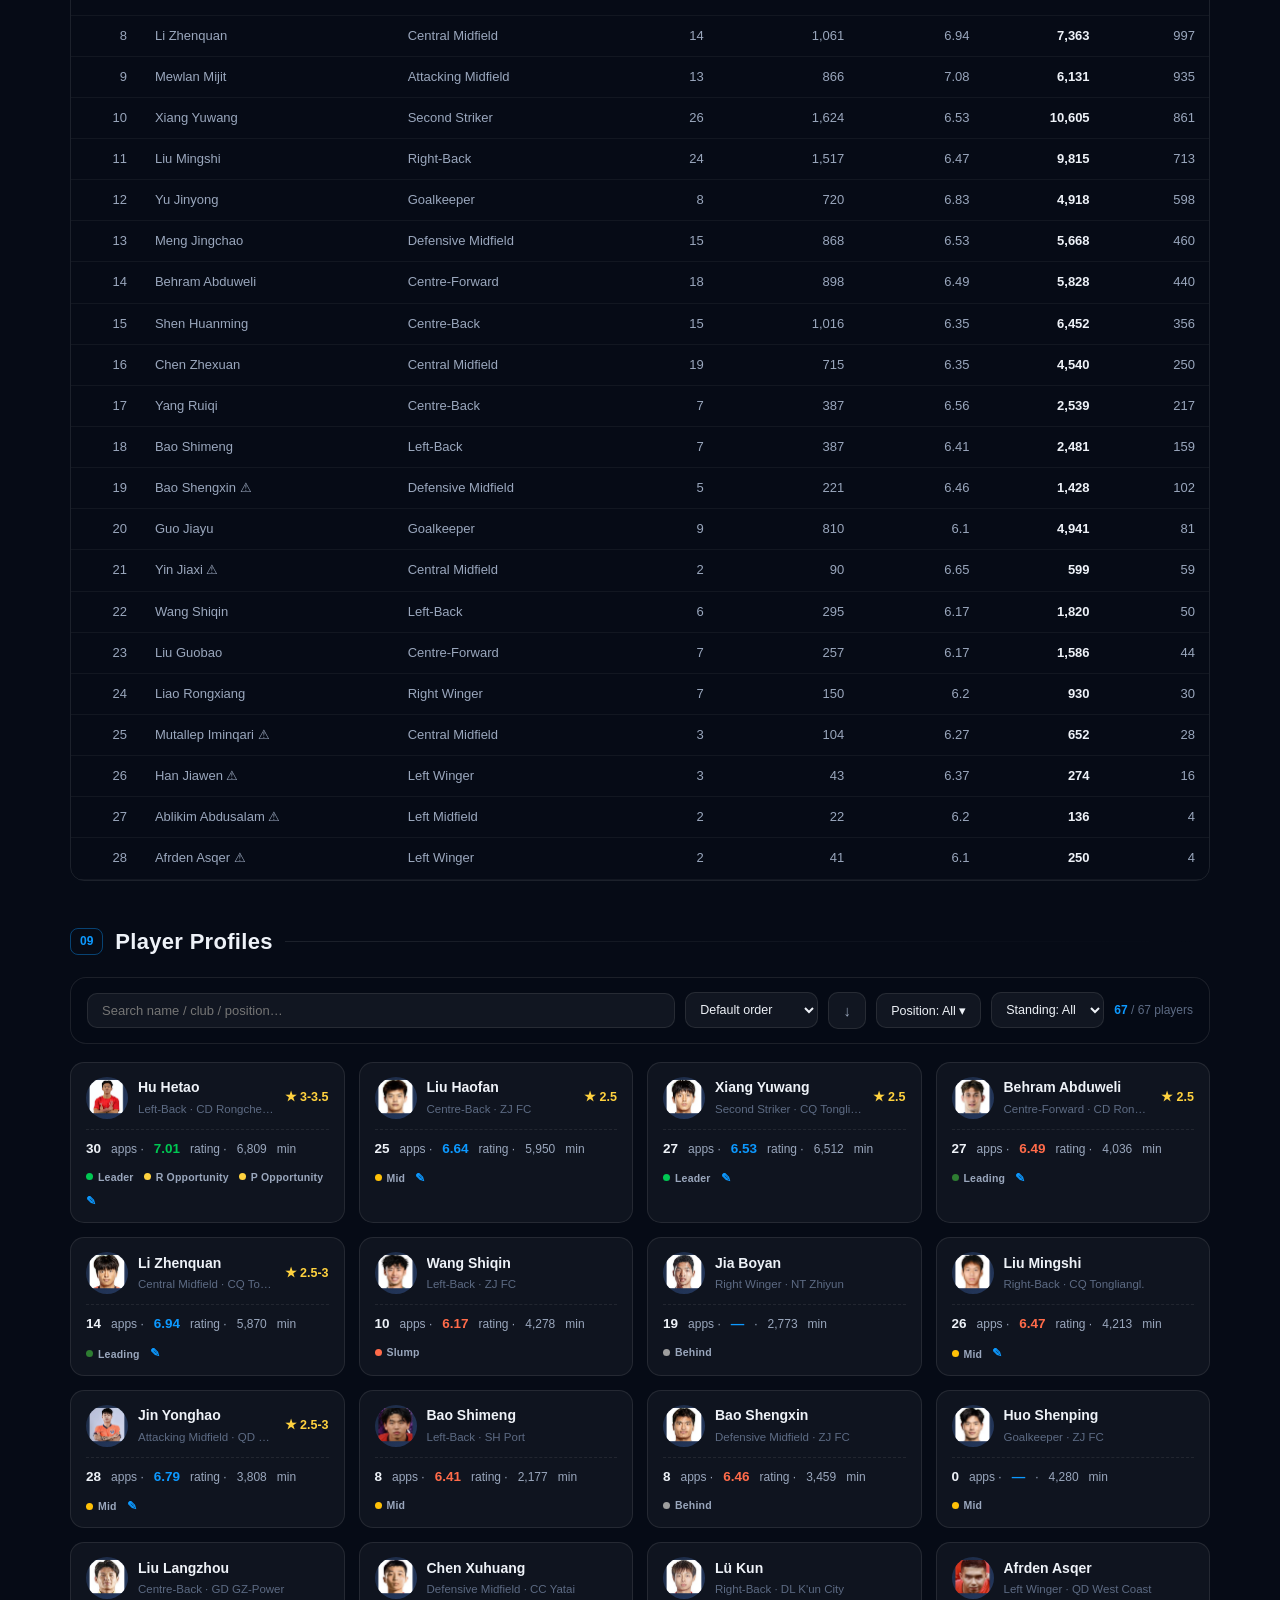
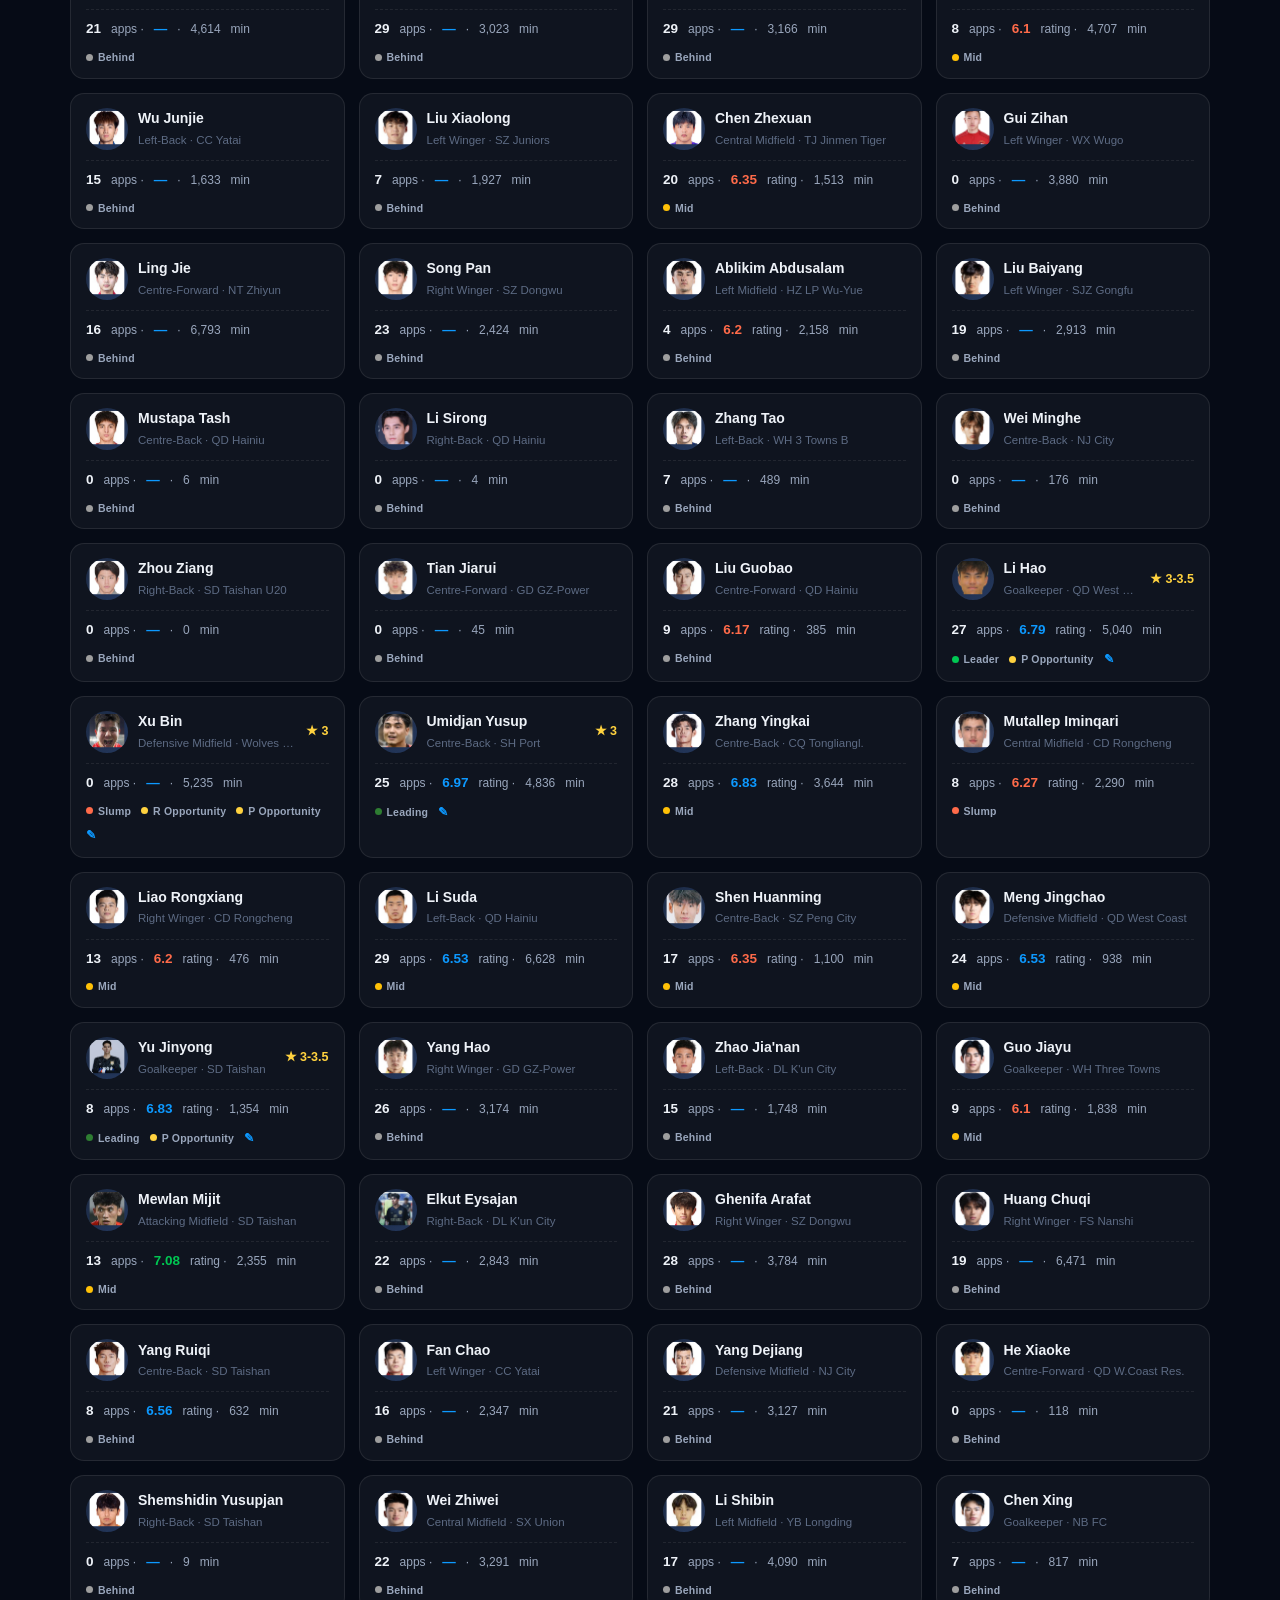
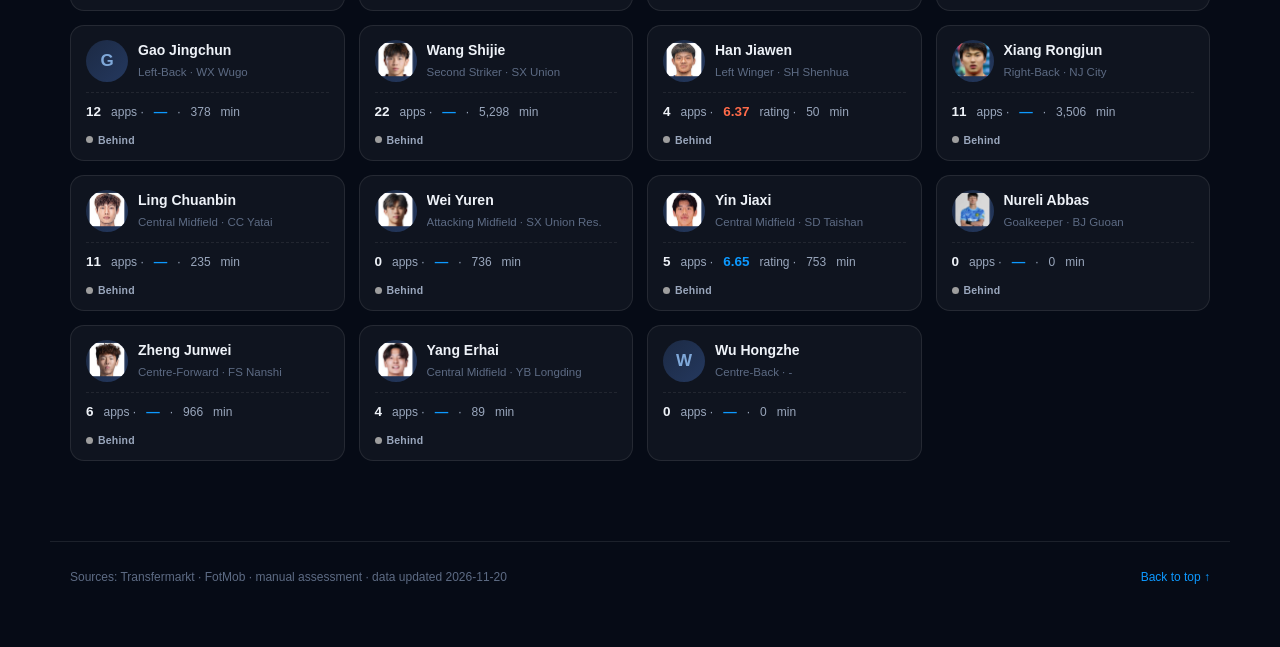
<file: reports/generation_report.html>
<!DOCTYPE html>
<html lang="zh">
<head>
<meta charset="utf-8">
<meta name="viewport" content="width=device-width, initial-scale=1">
<link rel="stylesheet" href="../assets/report-chart-interactions.css">
<title>China's 2003/04 Generation — Football Analysis</title>
<style>
:root{
  --bg:#060b16; --bg2:#0a1226; --panel:rgba(255,255,255,.04); --line:rgba(255,255,255,.09);
  --tx:#eef2f8; --tx2:#9aa7bd; --tx3:#5d6b84;
  --blue:#0D99FF; --green:#00C853; --gold:#FFD23F; --purple:#7B61FF; --red:#FF6B4A;
  --mono:"Segoe UI", "Microsoft YaHei", sans-serif;
}
*{box-sizing:border-box}
html{scroll-behavior:smooth}
body{margin:0; background:var(--bg); color:var(--tx); font-family:var(--mono); line-height:1.55; -webkit-font-smoothing:antialiased}
.bg-glow{position:fixed; inset:0; z-index:-1; pointer-events:none; background:
  radial-gradient(900px 420px at 85% -10%, rgba(13,153,255,.14), transparent 60%),
  radial-gradient(700px 380px at -10% 30%, rgba(123,97,255,.10), transparent 60%),
  radial-gradient(800px 500px at 55% 110%, rgba(0,200,83,.07), transparent 60%),
  var(--bg);}

/* ---------- hero ---------- */
.hero{padding:64px 32px 36px; position:relative; overflow:hidden}
.hero::after{content:""; position:absolute; inset:auto 0 0 0; height:1px; background:linear-gradient(90deg,transparent,rgba(13,153,255,.5),transparent)}
.hero-inner{max-width:1180px; margin:0 auto}
.tag{display:inline-flex; align-items:center; gap:8px; font-size:11px; letter-spacing:2.5px; text-transform:uppercase;
  color:var(--blue); border:1px solid rgba(13,153,255,.35); background:rgba(13,153,255,.08);
  padding:5px 14px; border-radius:30px; font-weight:600}
.tag .dot{width:6px; height:6px; border-radius:50%; background:var(--green); box-shadow:0 0 8px var(--green)}
h1{font-size:clamp(34px,5.2vw,58px); margin:22px 0 8px; font-weight:800; letter-spacing:-.5px; line-height:1.08}
h1 .grad{background:linear-gradient(92deg,#0D99FF 10%,#7B61FF 55%,#FFD23F 100%); -webkit-background-clip:text; background-clip:text; color:transparent}
.hero-sub{color:var(--tx2); font-size:15px; max-width:760px; margin:6px 0 30px}
.hero-sub b{color:var(--tx)}
.kpi-strip{display:grid; grid-template-columns:repeat(auto-fit,minmax(170px,1fr)); gap:14px; margin-top:8px}
.kpi{background:var(--panel); border:1px solid var(--line); border-radius:16px; padding:18px 20px; backdrop-filter:blur(8px);
  transition:transform .18s, border-color .18s}
.kpi:hover{transform:translateY(-3px); border-color:rgba(13,153,255,.45)}
.kpi .num{font-size:40px; font-weight:800; letter-spacing:-1px; line-height:1}
.kpi .lab{font-size:11.5px; color:var(--tx2); margin-top:8px; letter-spacing:.6px; text-transform:uppercase}
.kpi.blue .num{color:var(--blue)} .kpi.green .num{color:var(--green)}
.kpi.gold .num{color:var(--gold)} .kpi.purple .num{color:var(--purple)}
.hero-mini{display:flex; flex-wrap:wrap; gap:8px 22px; margin-top:18px; font-size:12.5px; color:var(--tx3)}
.hero-mini b{color:var(--tx2); font-weight:600}

/* Report navigation and small-screen controls */
a:focus-visible, button:focus-visible, input:focus-visible, select:focus-visible,
[role="button"]:focus-visible {
  outline:2px solid var(--blue); outline-offset:3px;
}
nav .nav-home { border-right:1px solid var(--line); border-radius:0; margin-right:5px; }
#top, #profiles, #impact, .yr { scroll-margin-top:64px; }
.nav-inner { scrollbar-width:thin; scrollbar-color:var(--line) transparent; }
@media(max-width:640px) {
  body .nav-inner { padding:5px 12px; }
  body nav a { display:flex; align-items:center; min-height:42px; padding:6px 10px; }
  body .prof-toolbar { position:relative; top:auto; gap:8px; padding:10px; }
  body .prof-toolbar input[type=text] { flex-basis:100%; min-width:0; font-size:16px; }
  body .prof-toolbar select { min-width:0; max-width:100%; }
  body .prof-toolbar button, body .prof-toolbar select { min-height:42px; }
  body .fm-grid { grid-template-columns:repeat(auto-fill,minmax(min(100%,330px),1fr)); }
  body .cbar { gap:8px; }
}
@media(prefers-reduced-motion:reduce) {
  html { scroll-behavior:auto; }
  *, *::before, *::after { animation-duration:.01ms !important; transition-duration:.01ms !important; }
}

/* ---------- sticky nav ---------- */
nav{position:sticky; top:0; z-index:50; background:rgba(6,11,22,.82); backdrop-filter:blur(14px);
  border-bottom:1px solid var(--line)}
.nav-inner{max-width:1180px; margin:0 auto; display:flex; gap:4px; overflow-x:auto; padding:10px 20px;}

nav a{color:var(--tx2); text-decoration:none; font-size:12.5px; padding:7px 13px; border-radius:20px; white-space:nowrap; transition:.15s}
nav a:hover{color:var(--tx); background:rgba(255,255,255,.07)}
nav a:first-child{color:var(--blue); font-weight:700}

/* ---------- sections ---------- */
main{max-width:1180px; margin:0 auto; padding:34px 20px 80px}
.sec-title{display:flex; align-items:center; gap:12px; margin:44px 0 18px}
.sec-title .no{font-size:12px; color:var(--blue); border:1px solid rgba(13,153,255,.4); border-radius:8px; padding:3px 9px; font-weight:700}
.sec-title h2{margin:0; font-size:22px; font-weight:750; letter-spacing:.3px}
.sec-title .line{flex:1; height:1px; background:linear-gradient(90deg,var(--line),transparent)}
.grid2{display:grid; grid-template-columns:1fr 1fr; gap:16px; margin-bottom:16px}
@media (max-width:900px){ .grid2{grid-template-columns:1fr} }

.card{background:var(--panel); border:1px solid var(--line); border-radius:16px; padding:18px 20px 14px;
  transition:border-color .18s, transform .18s; scroll-margin-top:70px}
.card:hover{border-color:rgba(255,255,255,.16)}
.cbar{display:flex; justify-content:space-between; align-items:center; margin-bottom:10px}
.ct{display:flex; align-items:center; gap:9px; font-size:14px; font-weight:650; letter-spacing:.2px}
.ct .ci{width:8px; height:8px; border-radius:3px; background:linear-gradient(135deg,var(--blue),var(--purple)); box-shadow:0 0 10px rgba(13,153,255,.5)}
.ct .sub{font-size:11px; color:var(--tx3); font-weight:400}
.btn{background:rgba(13,153,255,.14); color:var(--blue); border:1px solid rgba(13,153,255,.35); border-radius:8px;
  padding:4px 12px; font-size:11.5px; cursor:pointer; transition:.15s; font-family:var(--mono)}
.btn:hover{background:rgba(13,153,255,.26)}
.chart{width:100%; height:340px}

/* FM rank grid */
.fm-grid{display:grid; grid-template-columns:repeat(auto-fill,minmax(330px,1fr)); gap:16px}

/* ---------- impact table ---------- */
.tbl-wrap{overflow-x:auto; border-radius:14px; border:1px solid var(--line)}
table.tbl{width:100%; border-collapse:collapse; font-size:13px}
.tbl th{background:rgba(255,255,255,.05); color:var(--tx2); font-weight:600; font-size:11.5px; text-transform:uppercase;
  letter-spacing:.8px; padding:11px 14px; text-align:left; border-bottom:1px solid var(--line); white-space:nowrap}
.tbl td{padding:10px 14px; border-bottom:1px solid rgba(255,255,255,.05); color:var(--tx2)}
.tbl tr:hover td{background:rgba(13,153,255,.06); color:var(--tx)}
.tbl tr.top3 td{background:rgba(255,210,63,.06)}
.tbl tr.top3 td:first-child{color:var(--gold); font-weight:800}
.tbl .num{text-align:right; font-variant-numeric:tabular-nums}
.tbl .num b{color:var(--tx)}

/* ---------- profiles ---------- */
.prof-toolbar{position:sticky; top:58px; z-index:40; display:flex; flex-wrap:wrap; gap:10px; align-items:center;
  background:rgba(6,11,22,.85); backdrop-filter:blur(12px); border:1px solid var(--line); border-radius:16px;
  padding:14px 16px; margin:10px 0 18px}
.prof-toolbar input[type=text]{flex:1 1 200px; min-width:150px; background:rgba(255,255,255,.05); border:1px solid var(--line);
  color:var(--tx); border-radius:10px; padding:9px 14px; font-size:13px; outline:none; font-family:var(--mono)}
.prof-toolbar input[type=text]:focus{border-color:var(--blue)}
.prof-toolbar select{background:rgba(255,255,255,.05); border:1px solid var(--line); color:var(--tx); border-radius:10px;
  padding:9px 10px; font-size:12.5px; outline:none; cursor:pointer; font-family:var(--mono)}
.prof-toolbar select option{background:#0a1226; color:var(--tx)}
.dir-btn{width:38px; height:37px; border-radius:10px; border:1px solid var(--line); background:rgba(255,255,255,.05);
  color:var(--tx2); cursor:pointer; font-size:15px; transition:.15s}
.dir-btn:hover{border-color:var(--blue); color:var(--blue)}
.chips{display:flex; gap:6px; flex-wrap:wrap}
.chip{padding:6px 13px; border-radius:20px; font-size:12px; border:1px solid var(--line); color:var(--tx2);
  background:transparent; cursor:pointer; transition:.15s; font-family:var(--mono)}
.chip:hover{color:var(--tx); border-color:rgba(255,255,255,.25)}
.chip.on{background:rgba(13,153,255,.18); border-color:var(--blue); color:var(--blue); font-weight:650}
/* position dropdown */
.pos-dd{position:relative}
.pos-btn{background:rgba(255,255,255,.05); border:1px solid var(--line); color:var(--tx); border-radius:10px;
  padding:9px 14px; font-size:12.5px; cursor:pointer; font-family:var(--mono); white-space:nowrap; transition:border-color .15s}
.pos-btn:hover{border-color:var(--blue)}
.pos-menu{position:absolute; top:calc(100% + 6px); left:0; z-index:60; min-width:240px; background:#0c1428;
  border:1px solid var(--line); border-radius:12px; padding:6px; box-shadow:0 18px 50px rgba(0,0,0,.5);
  display:none; max-height:400px; overflow:auto; scrollbar-width:thin; scrollbar-color:#33405c transparent}
.pos-menu.show{display:block}
.pos-i{display:block; width:100%; text-align:left; background:none; border:none; color:var(--tx3); font-size:12px;
  padding:6px 12px; cursor:pointer; border-radius:7px; font-family:var(--mono); transition:.12s}
.pos-i:hover{background:rgba(13,153,255,.12); color:var(--tx)}
.pos-i.on{color:var(--blue); font-weight:650}
.pos-i.top{color:var(--tx2); border-bottom:1px solid var(--line); border-radius:0; margin-bottom:4px; padding:7px 10px}
.pos-i.top.on{color:var(--blue)}
.pos-g{display:flex; width:100%; align-items:center; gap:8px; background:none; border:none; color:var(--tx2);
  font-size:12.5px; padding:8px 10px; cursor:pointer; border-radius:8px; text-align:left; font-family:var(--mono); transition:.12s}
.pos-g:hover{background:rgba(255,255,255,.06); color:var(--tx)}
.pos-g .arr{color:var(--tx3); font-size:10px; width:12px; transition:transform .15s; flex-shrink:0}
.pos-g.on{color:var(--blue); font-weight:650}
.pos-group.open .pos-g .arr{transform:rotate(90deg)}
.pos-items{display:none; padding-left:10px}
.pos-group.open .pos-items{display:block}
.pos-count{font-size:10.5px; color:var(--tx3); margin-left:auto}
.pos-items .pos-i{display:flex; justify-content:space-between}
.pd-count{font-size:12px; color:var(--tx3); margin-left:auto; white-space:nowrap}
.pd-count b{color:var(--blue)}

.pd-grid{display:grid; grid-template-columns:repeat(auto-fill,minmax(225px,1fr)); gap:14px}
.pd-card{background:var(--panel); border:1px solid var(--line); border-radius:14px; padding:14px 15px 12px; cursor:pointer;
  position:relative; transition:transform .16s, border-color .16s, box-shadow .16s; overflow:hidden}
.pd-card::before{content:""; position:absolute; inset:0 0 auto 0; height:2px; background:linear-gradient(90deg,var(--blue),var(--purple));
  opacity:0; transition:opacity .16s}
.pd-card:hover{transform:translateY(-3px); border-color:rgba(13,153,255,.5); box-shadow:0 10px 30px rgba(0,0,0,.35)}
.pd-card:hover::before{opacity:1}
.pd-top{display:flex; align-items:center; gap:10px}
.pd-ph{width:42px; height:42px; border-radius:50%; overflow:hidden; flex-shrink:0; background:linear-gradient(135deg,#1c2a44,#24385e);
  display:flex; align-items:center; justify-content:center; font-weight:700; font-size:17px; color:#7fa8d9}
.pd-ph img{width:100%; height:100%; object-fit:cover}
.pd-nm{flex:1; min-width:0}
.pd-nm .nm{font-size:14px; font-weight:700; color:var(--tx); white-space:nowrap; overflow:hidden; text-overflow:ellipsis}
.pd-nm .meta{font-size:11.5px; color:var(--tx3); margin-top:2px; white-space:nowrap; overflow:hidden; text-overflow:ellipsis}
.pd-pot{font-size:12.5px; color:var(--gold); font-weight:700; flex-shrink:0}
.pd-row{display:flex; align-items:baseline; gap:10px; margin-top:10px; padding-top:9px; border-top:1px dashed rgba(255,255,255,.08);
  font-size:12px; color:var(--tx2); font-variant-numeric:tabular-nums}
.pd-row .stat{font-weight:700; font-size:13.5px; color:var(--tx)}
.pd-row .stat.g{color:var(--green)} .pd-row .stat.b{color:var(--blue)} .pd-row .stat.r{color:var(--red)}
/* 评估行：色点 + 短词（取代胶囊标签） */
.pd-eval{display:flex; align-items:center; flex-wrap:wrap; gap:7px 10px; margin-top:9px; min-height:15px}
.pd-eval .ev{display:inline-flex; align-items:center; gap:5px; font-size:10.5px; font-weight:650; color:var(--tx2); letter-spacing:.2px}
.pd-eval .dot{width:7px; height:7px; border-radius:50%; display:inline-block; flex-shrink:0}
.pd-eval .note{color:var(--blue); font-size:12px; cursor:default}
/* 有 Detailed Overview 的球员：铅笔标记转金色 */
.pd-eval .note.gold{color:var(--gold)}

/* ---------- modal ---------- */
.pd-overlay{position:fixed; inset:0; background:rgba(3,6,14,.7); backdrop-filter:blur(6px); display:none;
  align-items:flex-start; justify-content:center; z-index:100; padding:34px 14px; overflow:auto}
.pd-overlay.show{display:flex}
.pd-modal{background:linear-gradient(180deg,#0c1428,#0a1122); border:1px solid var(--line); border-radius:18px;
  max-width:780px; width:100%; padding:26px 28px; box-shadow:0 24px 70px rgba(0,0,0,.5); position:relative; animation:pop .18s ease}
@keyframes pop{from{opacity:0; transform:translateY(12px) scale(.985)} to{opacity:1; transform:none}}
.pd-modal .cls{position:absolute; top:14px; right:16px; border:1px solid var(--line); background:rgba(255,255,255,.06);
  border-radius:50%; width:32px; height:32px; font-size:14px; cursor:pointer; color:var(--tx2); transition:.15s}
.pd-modal .cls:hover{color:var(--tx); background:rgba(255,255,255,.14)}
.pm-head{display:flex; gap:16px; align-items:flex-start; padding-right:36px}
.pm-ph{width:76px; height:76px; border-radius:18px; overflow:hidden; flex-shrink:0; background:linear-gradient(135deg,#1c2a44,#24385e);
  display:flex; align-items:center; justify-content:center; font-size:30px; font-weight:800; color:#7fa8d9}
.pm-ph img{width:100%; height:100%; object-fit:cover}
.pm-id{flex:1; min-width:0}
.pm-name{font-size:23px; font-weight:800; letter-spacing:-.3px; margin:0}
.pm-name .stars{color:var(--gold); font-size:15px; letter-spacing:2px; vertical-align:2px}
.pm-meta{font-size:12.5px; color:var(--tx2); margin-top:4px; display:flex; align-items:center; gap:8px; flex-wrap:wrap}
.nt-badge{font-size:10px; font-weight:700; letter-spacing:.5px; padding:2px 9px; border-radius:12px;
  background:rgba(0,200,83,.13); color:#4ade80; border:1px solid rgba(0,200,83,.35)}
/* 评估条：替代头部胶囊标签，结构化四格仪表盘 */
.pm-strip{display:grid; grid-template-columns:repeat(auto-fit,minmax(118px,1fr)); gap:10px; margin-top:14px}
.pm-cell{background:rgba(255,255,255,.035); border:1px solid var(--line); border-radius:12px; padding:10px 13px 11px;
  transition:border-color .15s}
.pm-cell:hover{border-color:rgba(255,255,255,.22)}
.pm-cell .pk{font-size:9.5px; letter-spacing:1.3px; text-transform:uppercase; color:var(--tx3); font-weight:650}
.pm-cell .pv{font-size:15.5px; font-weight:750; margin-top:5px; line-height:1.15}
.pm-cell .pv small{font-size:10px; font-weight:600; opacity:.75; margin-left:4px}
.pm-rt{flex-shrink:0; text-align:center; background:rgba(255,255,255,.045); border:1px solid var(--line); border-radius:14px;
  padding:12px 16px 10px; min-width:96px}
.pm-rt .big{font-size:30px; font-weight:800; line-height:1}
.pm-rt .sm{font-size:10.5px; color:var(--tx3); margin-top:5px; line-height:1.4}
.pm-sec{background:rgba(255,255,255,.035); border:1px solid var(--line); border-radius:13px; padding:14px 16px; margin-top:14px}
.pm-sec h4{margin:0 0 9px; font-size:12px; color:var(--blue); letter-spacing:1.4px; text-transform:uppercase; font-weight:700}
.pm-grid2{display:grid; grid-template-columns:1fr 1fr; gap:14px}
@media (max-width:640px){ .pm-grid2{grid-template-columns:1fr} }
.pm-rows{display:grid; grid-template-columns:1fr 1fr; gap:6px 18px; font-size:13px; line-height:1.85}
.pm-rows b{color:var(--tx); font-weight:600}
.pm-rows .v{color:var(--tx2)}
.pm-assess{display:grid; grid-template-columns:1fr 1fr; gap:9px}
.pm-assess .cell{background:rgba(255,255,255,.03); border:1px solid var(--line); border-radius:10px; padding:10px 13px}
.pm-assess .k{font-size:10.5px; color:var(--tx3); letter-spacing:1px; text-transform:uppercase}
.pm-assess .v2{font-size:15px; font-weight:700; margin-top:3px}
.pm-foot{font-size:11px; color:var(--tx3); margin-top:16px; padding-top:12px; border-top:1px solid var(--line)}
/* ---------- 多版本 overview（带日期，可切换；默认显示最新一版） ---------- */
.ov-tabs{display:flex; flex-wrap:wrap; gap:8px; margin:2px 0 12px}
.ov-tab{display:inline-flex; align-items:center; gap:8px; font:inherit; font-size:11.5px; font-weight:650;
  color:var(--tx2); background:rgba(255,255,255,.04); border:1px solid var(--line); border-radius:20px;
  padding:5px 13px; cursor:pointer; transition:color .15s, border-color .15s, background .15s}
.ov-tab:hover{color:var(--tx); border-color:rgba(255,255,255,.24)}
.ov-tab.on{color:#06101f; background:var(--blue); border-color:var(--blue)}
.ov-tab .d{font-variant-numeric:tabular-nums; letter-spacing:.3px; font-weight:750; opacity:.85}
.ov-tab.on .d{opacity:1}
.ov-date{display:inline-block; font-size:11px; font-weight:700; color:var(--tx3); letter-spacing:.4px;
  border:1px solid var(--line); border-radius:12px; padding:2px 10px; margin-bottom:9px}
.ov-body{display:none; font-size:13px; line-height:1.85; color:var(--tx2);
  max-height:420px; overflow-y:auto; padding-right:6px; scrollbar-width:thin; scrollbar-color:#33405c transparent}
.ov-body.on{display:block}
.ov-body p{margin:0 0 10px}
.ov-body p:last-child{margin-bottom:0}
.ov-note{font-size:10.5px; color:var(--tx3); margin-top:11px}
.attr-chips{display:flex; flex-wrap:wrap; gap:6px}
.attr-chip{display:inline-block; font-size:12px; color:#fff; padding:3px 11px; border-radius:12px; font-weight:600}
.imp-wrap{max-height:430px; overflow-y:auto; margin:6px 2px 2px; scrollbar-width:thin; scrollbar-color:#33405c transparent}
footer{max-width:1180px; margin:0 auto; padding:26px 20px 60px; color:var(--tx3); font-size:12px;
  border-top:1px solid var(--line); display:flex; flex-wrap:wrap; gap:8px 24px; justify-content:space-between}
footer a{color:var(--blue); text-decoration:none}
</style>
</head>

<body>
<div class="bg-glow"></div>

<header class="hero">
  <div class="hero-inner">
    <div class="tag"><span class="dot"></span>2003/04 Cohort · Data 2026-11-20</div>
    <h1>China's 2003/04 <span class="grad">Generation Tracked</span></h1>
    <p class="hero-sub"><b>67 qualified talents</b></p>
    <div class="kpi-strip" id="kpis"></div>
    <div class="hero-mini" id="heroMini"></div>
  </div>
</header>

<nav aria-label="Report sections"><div class="nav-inner">
  <a class="nav-home" href="../index.html">Home</a>
  <a href="#top">Overview</a>
  <a href="#exp-card">Experience</a>
  <a href="#pos-card">Positions</a>
  <a href="#nt-card">National</a>
  <a href="#gs-card">Standing</a>
  <a href="#eu-card">Europe</a>
  <a href="#rt-card">Ratings</a>
  <a href="#impact">Impact</a>
  <a href="#profiles">Profiles</a>
</div></nav>

<main id="top">
  <div class="sec-title" style="margin-top:6px"><span class="no">01</span><h2>Season Overview</h2><span class="line"></span></div>
  <div class="grid2">
    <div class="card" id="exp-card">
      <div class="cbar"><div class="ct"><span class="ci"></span>Experience &amp; Regulars <span class="sub">CSL · CL1</span></div><button class="btn" data-chart="chartFoot">PNG</button></div>
      <div id="chartFoot" class="chart"></div>
    </div>
    <div class="card" id="league-card">
      <div class="cbar"><div class="ct"><span class="ci"></span>League Distribution <span class="sub">2026 season</span></div><button class="btn" data-chart="chartLeague">PNG</button></div>
      <div id="chartLeague" class="chart"></div>
    </div>
  </div>

  <div class="sec-title"><span class="no">02</span><h2>Positional Profile</h2><span class="line"></span></div>
  <div class="grid2">
    <div class="card" id="pos-card">
      <div class="cbar"><div class="ct"><span class="ci"></span>Position Distribution <span class="sub">detailed</span></div><button class="btn" data-chart="chartPos">PNG</button></div>
      <div id="chartPos" class="chart"></div>
    </div>
    <div class="card" id="posgood-card">
      <div class="cbar"><div class="ct"><span class="ci"></span>Position Strength <span class="sub">mid or higher</span></div><button class="btn" data-chart="chartPosGood">PNG</button></div>
      <div id="chartPosGood" class="chart"></div>
    </div>
  </div>

  <div class="sec-title"><span class="no">03</span><h2>National Team &amp; Standing</h2><span class="line"></span></div>
  <div class="grid2">
    <div class="card" id="nt-card">
      <div class="cbar"><div class="ct"><span class="ci"></span>National-Team Coverage <span class="sub">multi-count</span></div><button class="btn" data-chart="chartNt">PNG</button></div>
      <div id="chartNt" class="chart"></div>
    </div>
    <div class="card" id="gs-card">
      <div class="cbar"><div class="ct"><span class="ci"></span>Generation Standing</div><button class="btn" data-chart="chartGs">PNG</button></div>
      <div id="chartGs" class="chart"></div>
    </div>
  </div>

  <div class="sec-title"><span class="no">04</span><h2>Europe Readiness</h2><span class="line"></span></div>
  <div class="grid2">
    <div class="card" id="eu-card">
      <div class="cbar"><div class="ct"><span class="ci"></span>Europe Readiness &amp; Potential <span class="sub">Inner ring: readiness · Outer ring: potential</span></div><button class="btn" data-chart="chartEurope">PNG</button></div>
      <div id="chartEurope" class="chart"></div>
    </div>
    <div class="card" id="pot-card">
      <div class="cbar"><div class="ct"><span class="ci"></span>Scouted Potential (Stars)</div><button class="btn" data-chart="chartPot">PNG</button></div>
      <div id="chartPot" class="chart"></div>
    </div>
  </div>

  <div class="sec-title"><span class="no">05</span><h2>Playing Time</h2><span class="line"></span></div>
  <div class="grid2">
    <div class="card" id="top-card">
      <div class="cbar"><div class="ct"><span class="ci"></span>Top 15 by Minutes</div><button class="btn" data-chart="chartTop">PNG</button></div>
      <div id="chartTop" class="chart"></div>
    </div>
    <div class="card" id="postime-card">
      <div class="cbar"><div class="ct"><span class="ci"></span>Playing Time by Position <span class="sub">CSL · CL1</span></div><button class="btn" data-chart="chartPosTime">PNG</button></div>
      <div id="chartPosTime" class="chart"></div>
    </div>
  </div>

  <div class="sec-title"><span class="no">06</span><h2>FotMob Ratings</h2><span class="line"></span></div>
  <div class="grid2">
    <div class="card" id="rt-card">
      <div class="cbar"><div class="ct"><span class="ci"></span>2026 CSL Ratings <span class="sub">FotMob avg</span></div><button class="btn" data-chart="chartRating">PNG</button></div>
      <div id="chartRating" class="chart"></div>
    </div>
    <div class="card" id="scat-card">
      <div class="cbar"><div class="ct"><span class="ci"></span>Minutes × Rating <span class="sub">by position</span></div><button class="btn" data-chart="chartScatter">PNG</button></div>
      <div id="chartScatter" class="chart"></div>
    </div>
  </div>

  <div class="sec-title"><span class="no">07</span><h2>FotMob Section Rankings</h2><span class="line"></span></div>
  <div class="fm-grid" id="fmRankGrid"></div>

  <div class="sec-title" id="impact"><span class="no">08</span><h2>Impact Ranking</h2><span class="line"></span>
    <button class="btn" id="impactExport">PNG</button></div>
  <div class="tbl-wrap" id="impactTable">
    <table class="tbl">
      <thead><tr><th>#</th><th>Player</th><th>Pos</th><th>Apps</th><th>Minutes</th><th>Rating</th><th>Score</th><th aria-sort="descending" title="Default order: adjusted impact">Adj ↓</th></tr></thead>
      <tbody id="impactBody"></tbody>
    </table>
  </div>

  <div class="sec-title" id="profiles"><span class="no">09</span><h2>Player Profiles</h2><span class="line"></span></div>
  <div class="prof-toolbar">
    <input type="text" id="pdSearch" aria-label="Search players" placeholder="Search name / club / position…">
    <select id="pdSort" aria-label="Sort players">
      <option value="default">Default order</option>
      <option value="pot">★ Potential</option>
      <option value="rating">Rating (FotMob)</option>
      <option value="apps">Apps</option>
      <option value="mins">Minutes</option>
      <option value="name">Name (A–Z)</option>
    </select>
    <button class="dir-btn" id="pdDir" title="Direction">↓</button>
    <div class="pos-dd">
      <button class="pos-btn" id="pdPosBtn" type="button">Position: All ▾</button>
      <div class="pos-menu" id="pdPosMenu">
        <button class="pos-i top" type="button" data-pos="All">All Positions</button>
        <div id="pdPosGroups"></div>
      </div>
    </div>
    <select id="pdGs">
      <option value="All">Standing: All</option>
      <option value="Leader">Leader</option>
      <option value="Leading">Leading</option>
      <option value="Mid">Mid</option>
      <option value="Behind">Behind</option>
      <option value="Slump">Slump</option>
    </select>
    <span class="pd-count" id="pdCount"></span>
  </div>
  <div class="pd-grid" id="pdGrid"></div>
</main>

<footer>
  <span>Sources: Transfermarkt · FotMob · manual assessment · data updated 2026-11-20</span>
  <span><a href="#top">Back to top ↑</a></span>
</footer>

<div class="pd-overlay" id="pdOverlay"><div class="pd-modal" id="pdModal"></div></div>

<script src="../assets/echarts.min.js"></script>
<script src="../assets/report-chart-interactions.js?v=20261120-assessment"></script>
<script src="../assets/html2canvas.min.js"></script>
<script>const DATA = {"kpi": {"total": 67, "cs_ever": 58, "c1_ever": 44, "cs_foot": 35, "c1_foot": 41, "gs_good": 21, "ep_good": 4, "nt": 51, "pot": 10}, "foot": {"cat": ["CSL", "CL1"], "ever": [58, 44], "foot": [35, 41]}, "league_dist": [{"name": "CSL", "value": 35}, {"name": "CL1", "value": 26}, {"name": "None/Youth", "value": 5}, {"name": "CL2", "value": 1}], "pos_fine": [{"name": "Goalkeeper", "value": 6, "major": "Goalkeeper"}, {"name": "Centre-Back", "value": 9, "major": "Defender"}, {"name": "Left-Back", "value": 8, "major": "Defender"}, {"name": "Right-Back", "value": 7, "major": "Defender"}, {"name": "Defender", "value": 0, "major": "Defender"}, {"name": "Defensive Midfield", "value": 5, "major": "Midfielder"}, {"name": "Central Midfield", "value": 7, "major": "Midfielder"}, {"name": "Attacking Midfield", "value": 3, "major": "Midfielder"}, {"name": "Left Midfield", "value": 2, "major": "Midfielder"}, {"name": "Midfield", "value": 0, "major": "Midfielder"}, {"name": "Left Winger", "value": 6, "major": "Forward"}, {"name": "Right Winger", "value": 6, "major": "Forward"}, {"name": "Centre-Forward", "value": 6, "major": "Forward"}, {"name": "Second Striker", "value": 2, "major": "Forward"}, {"name": "Attack", "value": 0, "major": "Forward"}], "pos_major": ["Goalkeeper", "Defender", "Midfielder", "Forward"], "pos_all": [6, 24, 17, 20], "pos_good": [4, 8, 5, 4], "nt_cov": [{"name": "SENIOR", "value": 10}, {"name": "U23", "value": 19}, {"name": "U22", "value": 22}, {"name": "U21", "value": 34}, {"name": "U20", "value": 23}, {"name": "U19", "value": 29}, {"name": "U18", "value": 20}, {"name": "U17", "value": 1}, {"name": "U16", "value": 14}], "gs_dist": [{"name": "Behind", "value": 42}, {"name": "Mid", "value": 14}, {"name": "Leading", "value": 4}, {"name": "Leader", "value": 3}, {"name": "Slump", "value": 3}, {"name": "(blank)", "value": 1}], "er_dist": [{"name": "Immature", "value": 64}, {"name": "Opportunity", "value": 2}, {"name": "(blank)", "value": 1}], "ep_dist": [{"name": "Unclear", "value": 62}, {"name": "Opportunity", "value": 4}, {"name": "(blank)", "value": 1}], "pot_data": [{"name": "N/A", "value": 57}, {"name": "2.5", "value": 3}, {"name": "2.5-3", "value": 2}, {"name": "3", "value": 2}, {"name": "3-3.5", "value": 3}], "top15": [{"name": "Hu Hetao", "min": 6809}, {"name": "Liu Haofan", "min": 5950}, {"name": "Li Hao", "min": 5040}, {"name": "Umidjan Yusup", "min": 4836}, {"name": "Jin Yonghao", "min": 3808}, {"name": "Behram Abduweli", "min": 2854}, {"name": "Afrden Asqer", "min": 2516}, {"name": "Mewlan Mijit", "min": 2355}, {"name": "Mutallep Iminqari", "min": 2290}, {"name": "Li Suda", "min": 2224}, {"name": "Xu Bin", "min": 2149}, {"name": "Zhang Yingkai", "min": 2064}, {"name": "Wang Shiqin", "min": 1976}, {"name": "Guo Jiayu", "min": 1838}, {"name": "Ling Jie", "min": 1651}], "ratings": [{"name": "Afrden Asqer", "rating": 6.1, "n": 2, "team": "Qingdao West Coast", "min": 41, "pos": "Left Winger", "major": "Forward"}, {"name": "Guo Jiayu", "rating": 6.1, "n": 9, "team": "Wuhan Three Towns", "min": 810, "pos": "Goalkeeper", "major": "Goalkeeper"}, {"name": "Wang Shiqin", "rating": 6.17, "n": 6, "team": "Zhejiang Professional", "min": 295, "pos": "Left-Back", "major": "Defender"}, {"name": "Liu Guobao", "rating": 6.17, "n": 7, "team": "Qingdao Hainiu", "min": 257, "pos": "Centre-Forward", "major": "Forward"}, {"name": "Ablikim Abdusalam", "rating": 6.2, "n": 2, "team": "Zhejiang Professional", "min": 22, "pos": "Left Midfield", "major": "Midfielder"}, {"name": "Liao Rongxiang", "rating": 6.2, "n": 7, "team": "Chengdu Rongcheng FC", "min": 150, "pos": "Right Winger", "major": "Forward"}, {"name": "Mutallep Iminqari", "rating": 6.27, "n": 3, "team": "Chengdu Rongcheng FC", "min": 104, "pos": "Central Midfield", "major": "Midfielder"}, {"name": "Chen Zhexuan", "rating": 6.35, "n": 19, "team": "Tianjin Jinmen Tiger", "min": 715, "pos": "Central Midfield", "major": "Midfielder"}, {"name": "Shen Huanming", "rating": 6.35, "n": 15, "team": "Shenzhen Peng City", "min": 1016, "pos": "Centre-Back", "major": "Defender"}, {"name": "Han Jiawen", "rating": 6.37, "n": 3, "team": "Shanghai Shenhua FC U21", "min": 43, "pos": "Left Winger", "major": "Forward"}, {"name": "Bao Shimeng", "rating": 6.41, "n": 7, "team": "Shanghai Port", "min": 387, "pos": "Left-Back", "major": "Defender"}, {"name": "Bao Shengxin", "rating": 6.46, "n": 5, "team": "Zhejiang Professional", "min": 221, "pos": "Defensive Midfield", "major": "Midfielder"}, {"name": "Liu Mingshi", "rating": 6.47, "n": 24, "team": "Chongqing Tongliang Long", "min": 1517, "pos": "Right-Back", "major": "Defender"}, {"name": "Behram Abduweli", "rating": 6.49, "n": 18, "team": "Chengdu Rongcheng FC", "min": 898, "pos": "Centre-Forward", "major": "Forward"}, {"name": "Xiang Yuwang", "rating": 6.53, "n": 26, "team": "Chongqing Tongliang Long", "min": 1624, "pos": "Second Striker", "major": "Forward"}, {"name": "Li Suda", "rating": 6.53, "n": 27, "team": "Qingdao Hainiu", "min": 2219, "pos": "Left-Back", "major": "Defender"}, {"name": "Meng Jingchao", "rating": 6.53, "n": 15, "team": "Qingdao West Coast", "min": 868, "pos": "Defensive Midfield", "major": "Midfielder"}, {"name": "Yang Ruiqi", "rating": 6.56, "n": 7, "team": "Shandong Taishan", "min": 387, "pos": "Centre-Back", "major": "Defender"}, {"name": "Liu Haofan", "rating": 6.64, "n": 25, "team": "Zhejiang Professional", "min": 2100, "pos": "Centre-Back", "major": "Defender"}, {"name": "Yin Jiaxi", "rating": 6.65, "n": 2, "team": "Shandong Taishan", "min": 90, "pos": "Central Midfield", "major": "Midfielder"}, {"name": "Jin Yonghao", "rating": 6.79, "n": 27, "team": "Qingdao Hainiu", "min": 2150, "pos": "Attacking Midfield", "major": "Midfielder"}, {"name": "Li Hao", "rating": 6.79, "n": 27, "team": "Qingdao West Coast", "min": 2430, "pos": "Goalkeeper", "major": "Goalkeeper"}, {"name": "Zhang Yingkai", "rating": 6.83, "n": 27, "team": "Chongqing Tongliang Long", "min": 2055, "pos": "Centre-Back", "major": "Defender"}, {"name": "Yu Jinyong", "rating": 6.83, "n": 8, "team": "Shandong Taishan", "min": 720, "pos": "Goalkeeper", "major": "Goalkeeper"}, {"name": "Li Zhenquan", "rating": 6.94, "n": 14, "team": "Chongqing Tongliang Long", "min": 1061, "pos": "Central Midfield", "major": "Midfielder"}, {"name": "Umidjan Yusup", "rating": 6.97, "n": 25, "team": "Shanghai Port", "min": 2124, "pos": "Centre-Back", "major": "Defender"}, {"name": "Hu Hetao", "rating": 7.01, "n": 30, "team": "Chengdu Rongcheng FC", "min": 2631, "pos": "Left-Back", "major": "Defender"}, {"name": "Mewlan Mijit", "rating": 7.08, "n": 13, "team": "Shandong Taishan", "min": 866, "pos": "Attacking Midfield", "major": "Midfielder"}], "players_detail": [{"name": "Hu Hetao", "pos": "Left-Back", "major": "Defender", "club": "CD Rongcheng", "league": "CSL", "apps": 30, "birth": "2003", "height": "173", "foot": "left", "gs": "Leader", "ep": "Opportunity", "er": "Opportunity", "pot": "3-3.5", "nt": {"Senior": "Appeared", "U23": "Appeared", "U22": "Appeared", "U21": "Appeared", "U20": "Appeared", "U19": "Selected", "U18": "Unknown", "U17": "Unknown", "U16": "Unknown"}, "nt_highest": "Senior", "cs_mins": 6809, "c1_mins": 0, "cs_ever": true, "c1_ever": false, "cs_foot": true, "c1_foot": false, "rating": 7.01, "rating_n": 30, "rating_team": "Chengdu Rongcheng FC", "rating_min": 2631, "fstats": [{"group": "Shooting", "stat": "Goals", "total": "1", "per90": 0.034, "pct": 69.3, "pct_per90": 69.3}, {"group": "Shooting", "stat": "Shots", "total": "14", "per90": 0.479, "pct": 82.7, "pct_per90": 48}, {"group": "Shooting", "stat": "Shots on target", "total": "5", "per90": 0.171, "pct": 85.3, "pct_per90": 68}, {"group": "Shooting", "stat": "Headed shots", "total": "3", "per90": 0.103, "pct": 93.3, "pct_per90": 73.3}, {"group": "Passing", "stat": "Assists", "total": "2", "per90": 0.068, "pct": 73.3, "pct_per90": 61.3}, {"group": "Passing", "stat": "Accurate passes", "total": "910", "per90": 31.129, "pct": 94.7, "pct_per90": 68}, {"group": "Passing", "stat": "Pass accuracy", "total": "79.9", "per90": 79.895, "pct": 50.7, "pct_per90": 50.7}, {"group": "Passing", "stat": "Accurate long balls", "total": "39", "per90": 1.334, "pct": 88, "pct_per90": 34.7}, {"group": "Passing", "stat": "Long ball accuracy", "total": "41.9", "per90": 41.935, "pct": 62.7, "pct_per90": 62.7}, {"group": "Passing", "stat": "Line-breaking passes", "total": "212", "per90": 7.252, "pct": 90.7, "pct_per90": 53.3}, {"group": "Passing", "stat": "Chances created", "total": "27", "per90": 0.924, "pct": 94.7, "pct_per90": 70.7}, {"group": "Passing", "stat": "Big chances created", "total": "5", "per90": 0.171, "pct": 88, "pct_per90": 69.3}, {"group": "Passing", "stat": "Successful crosses", "total": "22", "per90": 0.753, "pct": 92, "pct_per90": 62.7}, {"group": "Passing", "stat": "Cross accuracy", "total": "25.6", "per90": 25.581, "pct": 58.7, "pct_per90": 58.7}, {"group": "Possession", "stat": "Dribbles", "total": "17", "per90": 0.582, "pct": 84, "pct_per90": 52}, {"group": "Possession", "stat": "Dribbles success rate", "total": "47.2", "per90": 47.222, "pct": 49.3, "pct_per90": 49.3}, {"group": "Possession", "stat": "Duels won", "total": "165", "per90": 5.644, "pct": 94.7, "pct_per90": 80}, {"group": "Possession", "stat": "Duels won %", "total": "54.1", "per90": 54.098, "pct": 76, "pct_per90": 76}, {"group": "Possession", "stat": "Aerials won", "total": "37", "per90": 1.266, "pct": 96, "pct_per90": 70.7}, {"group": "Possession", "stat": "Aerials won %", "total": "52.9", "per90": 52.857, "pct": 68, "pct_per90": 68}, {"group": "Possession", "stat": "Touches", "total": "1870", "per90": 63.968, "pct": 97.3, "pct_per90": 66.7}, {"group": "Possession", "stat": "Touches in opposition box", "total": "59", "per90": 2.018, "pct": 94.7, "pct_per90": 82.7}, {"group": "Possession", "stat": "Dispossessed", "total": "32", "per90": 1.095, "pct": 1.3, "pct_per90": 5.3}, {"group": "Possession", "stat": "Fouls won", "total": "56", "per90": 1.916, "pct": 100, "pct_per90": 92}, {"group": "Possession", "stat": "Penalties awarded", "total": "1", "per90": 0.034, "pct": 100, "pct_per90": 96}, {"group": "Defending", "stat": "Defensive actions", "total": "183", "per90": 6.26, "pct": 93.3, "pct_per90": 46.7}, {"group": "Defending", "stat": "Tackles", "total": "56", "per90": 1.916, "pct": 92, "pct_per90": 49.3}, {"group": "Defending", "stat": "Interceptions", "total": "43", "per90": 1.471, "pct": 94.7, "pct_per90": 70.7}, {"group": "Defending", "stat": "Blocked scoring attempt", "total": "4", "per90": 0.137, "pct": 60, "pct_per90": 30.7}, {"group": "Defending", "stat": "Fouls committed", "total": "33", "per90": 1.129, "pct": 6.7, "pct_per90": 64}, {"group": "Defending", "stat": "Recoveries", "total": "121", "per90": 4.139, "pct": 92, "pct_per90": 65.3}, {"group": "Defending", "stat": "Possession won final 3rd", "total": "11", "per90": 0.376, "pct": 97.3, "pct_per90": 85.3}, {"group": "Defending", "stat": "Dribbled past", "total": "24", "per90": 0.821, "pct": 12, "pct_per90": 64}, {"group": "Defending", "stat": "Clearances", "total": "80", "per90": 2.737, "pct": 92, "pct_per90": 40}, {"group": "Defending", "stat": "Clean sheets", "total": "6", "per90": 0.205, "pct": 94.7, "pct_per90": 89.3}, {"group": "Defending", "stat": "Goals conceded while on pitch", "total": "38", "per90": 1.3, "pct": 8, "pct_per90": 72}, {"group": "Discipline", "stat": "Yellow cards", "total": "3", "per90": 0.103, "pct": 21.3, "pct_per90": 70.7}, {"group": "Discipline", "stat": "Red cards", "total": "0", "per90": 0, "pct": 100, "pct_per90": 100}], "attrs": "STAMINA + WORK RATE + AGILITY + WEAK FOOT - STRENGTH -", "overview": "A versatile left-footed full-back or wing-back who is more effective going forward than defensively.\n\nRegarded as one of the standout left-backs in China", "photo": "../images/players/Hu_Hetao.png"}, {"name": "Liu Haofan", "pos": "Centre-Back", "major": "Defender", "club": "ZJ FC", "league": "CSL", "apps": 25, "birth": "2003", "height": "185", "foot": "right", "gs": "Mid", "ep": "Unclear", "er": "Immature", "pot": "2.5", "nt": {"Senior": "Appeared", "U23": "Appeared", "U22": "Appeared", "U21": "Appeared", "U20": "Appeared", "U19": "Appeared", "U18": "Selected", "U17": "Unknown", "U16": "Unknown"}, "nt_highest": "Senior", "cs_mins": 5950, "c1_mins": 0, "cs_ever": true, "c1_ever": false, "cs_foot": true, "c1_foot": false, "rating": 6.64, "rating_n": 25, "rating_team": "Zhejiang Professional", "rating_min": 2100, "fstats": [{"group": "Shooting", "stat": "Goals", "total": "0", "per90": 0, "pct": 0, "pct_per90": 0}, {"group": "Shooting", "stat": "Shots", "total": "7", "per90": 0.3, "pct": 64.9, "pct_per90": 37.7}, {"group": "Shooting", "stat": "Shots on target", "total": "1", "per90": 0.043, "pct": 37.7, "pct_per90": 40.3}, {"group": "Shooting", "stat": "Headed shots", "total": "3", "per90": 0.129, "pct": 53.2, "pct_per90": 37.7}, {"group": "Passing", "stat": "Assists", "total": "1", "per90": 0.043, "pct": 75.3, "pct_per90": 80.5}, {"group": "Passing", "stat": "Accurate passes", "total": "1152", "per90": 49.371, "pct": 85.7, "pct_per90": 84.4}, {"group": "Passing", "stat": "Pass accuracy", "total": "87.7", "per90": 87.671, "pct": 66.2, "pct_per90": 66.2}, {"group": "Passing", "stat": "Accurate long balls", "total": "136", "per90": 5.829, "pct": 97.4, "pct_per90": 96.1}, {"group": "Passing", "stat": "Long ball accuracy", "total": "58.6", "per90": 58.621, "pct": 88.3, "pct_per90": 88.3}, {"group": "Passing", "stat": "Line-breaking passes", "total": "266", "per90": 11.4, "pct": 90.9, "pct_per90": 92.2}, {"group": "Passing", "stat": "Chances created", "total": "7", "per90": 0.3, "pct": 84.4, "pct_per90": 71.4}, {"group": "Passing", "stat": "Big chances created", "total": "2", "per90": 0.086, "pct": 88.3, "pct_per90": 84.4}, {"group": "Possession", "stat": "Dribbles", "total": "11", "per90": 0.471, "pct": 94.8, "pct_per90": 92.2}, {"group": "Possession", "stat": "Dribbles success rate", "total": "91.7", "per90": 91.667, "pct": 76.6, "pct_per90": 76.6}, {"group": "Possession", "stat": "Duels won", "total": "76", "per90": 3.257, "pct": 70.1, "pct_per90": 27.3}, {"group": "Possession", "stat": "Duels won %", "total": "57.1", "per90": 57.143, "pct": 49.4, "pct_per90": 49.4}, {"group": "Possession", "stat": "Aerials won", "total": "26", "per90": 1.114, "pct": 55.8, "pct_per90": 15.6}, {"group": "Possession", "stat": "Aerials won %", "total": "60.5", "per90": 60.465, "pct": 57.1, "pct_per90": 57.1}, {"group": "Possession", "stat": "Touches", "total": "1571", "per90": 67.329, "pct": 83.1, "pct_per90": 75.3}, {"group": "Possession", "stat": "Touches in opposition box", "total": "11", "per90": 0.471, "pct": 59.7, "pct_per90": 28.6}, {"group": "Possession", "stat": "Dispossessed", "total": "3", "per90": 0.129, "pct": 22.1, "pct_per90": 41.6}, {"group": "Possession", "stat": "Fouls won", "total": "18", "per90": 0.771, "pct": 89.6, "pct_per90": 74.0}, {"group": "Defending", "stat": "Defensive actions", "total": "149", "per90": 6.386, "pct": 62.3, "pct_per90": 6.5}, {"group": "Defending", "stat": "Tackles", "total": "22", "per90": 0.943, "pct": 61.0, "pct_per90": 33.8}, {"group": "Defending", "stat": "Interceptions", "total": "13", "per90": 0.557, "pct": 42.9, "pct_per90": 14.3}, {"group": "Defending", "stat": "Blocked scoring attempt", "total": "20", "per90": 0.857, "pct": 84.4, "pct_per90": 63.6}, {"group": "Defending", "stat": "Fouls committed", "total": "29", "per90": 1.243, "pct": 5.2, "pct_per90": 28.6}, {"group": "Defending", "stat": "Penalties conceded", "total": "2", "per90": 0.086, "pct": 2.6, "pct_per90": 11.7}, {"group": "Defending", "stat": "Recoveries", "total": "106", "per90": 4.543, "pct": 92.2, "pct_per90": 92.2}, {"group": "Defending", "stat": "Possession won final 3rd", "total": "1", "per90": 0.043, "pct": 59.7, "pct_per90": 63.6}, {"group": "Defending", "stat": "Dribbled past", "total": "9", "per90": 0.386, "pct": 22.1, "pct_per90": 49.4}, {"group": "Defending", "stat": "Clearances", "total": "94", "per90": 4.029, "pct": 58.4, "pct_per90": 7.8}, {"group": "Defending", "stat": "Clean sheets", "total": "3", "per90": 0.129, "pct": 63.6, "pct_per90": 48.1}, {"group": "Defending", "stat": "Goals conceded while on pitch", "total": "41", "per90": 1.757, "pct": 9.1, "pct_per90": 37.7}, {"group": "Discipline", "stat": "Yellow cards", "total": "7", "per90": 0.3, "pct": 1.3, "pct_per90": 26.0}, {"group": "Discipline", "stat": "Red cards", "total": "0", "per90": 0, "pct": 100, "pct_per90": 100}], "attrs": "Long passing + aggression + decision-making - defensive awareness -", "overview": "Ball-playing centre-back with excellent long passing. Can be rash in defensive decision-making and prone to unnecessary fouls.", "photo": "../images/players/Liu_Haofan.png"}, {"name": "Xiang Yuwang", "pos": "Second Striker", "major": "Forward", "club": "CQ Tongliangl.", "league": "CSL", "apps": 27, "birth": "2003", "height": "172", "foot": "right", "gs": "Leader", "ep": "Unclear", "er": "Immature", "pot": "2.5", "nt": {"Senior": "Unknown", "U23": "Appeared", "U22": "Appeared", "U21": "Appeared", "U20": "Unknown", "U19": "Unknown", "U18": "Unknown", "U17": "Unknown", "U16": "Unknown"}, "nt_highest": "U23", "cs_mins": 1633, "c1_mins": 4879, "cs_ever": true, "c1_ever": true, "cs_foot": true, "c1_foot": true, "rating": 6.53, "rating_n": 26, "rating_team": "Chongqing Tongliang Long", "rating_min": 1624, "fstats": [{"group": "Shooting", "stat": "Goals", "total": "3", "per90": 0.166, "pct": 78.7, "pct_per90": 72.3}, {"group": "Shooting", "stat": "Penalty goals", "total": "1", "per90": 0.055, "pct": 89.4, "pct_per90": 95.7}, {"group": "Shooting", "stat": "Shots", "total": "34", "per90": 1.877, "pct": 83.0, "pct_per90": 79.8}, {"group": "Shooting", "stat": "Shots on target", "total": "14", "per90": 0.773, "pct": 89.4, "pct_per90": 88.3}, {"group": "Shooting", "stat": "Headed shots", "total": "3", "per90": 0.166, "pct": 74.5, "pct_per90": 68.1}, {"group": "Passing", "stat": "Assists", "total": "1", "per90": 0.055, "pct": 43.6, "pct_per90": 52.1}, {"group": "Passing", "stat": "Accurate passes", "total": "346", "per90": 19.104, "pct": 46.8, "pct_per90": 9.6}, {"group": "Passing", "stat": "Pass accuracy", "total": "87.2", "per90": 87.154, "pct": 84.0, "pct_per90": 84.0}, {"group": "Passing", "stat": "Accurate long balls", "total": "15", "per90": 0.828, "pct": 46.8, "pct_per90": 16.0}, {"group": "Passing", "stat": "Long ball accuracy", "total": "75.0", "per90": 75, "pct": 94.7, "pct_per90": 94.7}, {"group": "Passing", "stat": "Line-breaking passes", "total": "32", "per90": 1.767, "pct": 27.7, "pct_per90": 3.2}, {"group": "Passing", "stat": "Chances created", "total": "18", "per90": 0.994, "pct": 67.0, "pct_per90": 56.4}, {"group": "Passing", "stat": "Big chances created", "total": "3", "per90": 0.166, "pct": 63.8, "pct_per90": 54.3}, {"group": "Possession", "stat": "Dribbles", "total": "10", "per90": 0.552, "pct": 57.4, "pct_per90": 47.9}, {"group": "Possession", "stat": "Dribbles success rate", "total": "27.8", "per90": 27.778, "pct": 14.9, "pct_per90": 14.9}, {"group": "Possession", "stat": "Duels won", "total": "69", "per90": 3.81, "pct": 57.4, "pct_per90": 24.5}, {"group": "Possession", "stat": "Duels won %", "total": "35.2", "per90": 35.204, "pct": 7.4, "pct_per90": 7.4}, {"group": "Possession", "stat": "Aerials won", "total": "11", "per90": 0.607, "pct": 57.4, "pct_per90": 38.3}, {"group": "Possession", "stat": "Aerials won %", "total": "23.4", "per90": 23.404, "pct": 13.8, "pct_per90": 13.8}, {"group": "Possession", "stat": "Touches", "total": "679", "per90": 37.491, "pct": 51.1, "pct_per90": 7.4}, {"group": "Possession", "stat": "Touches in opposition box", "total": "61", "per90": 3.368, "pct": 87.2, "pct_per90": 87.2}, {"group": "Possession", "stat": "Dispossessed", "total": "25", "per90": 1.38, "pct": 6.4, "pct_per90": 16.0}, {"group": "Possession", "stat": "Fouls won", "total": "23", "per90": 1.27, "pct": 71.3, "pct_per90": 63.8}, {"group": "Defending", "stat": "Defensive actions", "total": "44", "per90": 2.429, "pct": 42.6, "pct_per90": 4.3}, {"group": "Defending", "stat": "Tackles", "total": "25", "per90": 1.38, "pct": 54.3, "pct_per90": 19.1}, {"group": "Defending", "stat": "Interceptions", "total": "8", "per90": 0.442, "pct": 39.4, "pct_per90": 12.8}, {"group": "Defending", "stat": "Blocked scoring attempt", "total": "2", "per90": 0.11, "pct": 34.0, "pct_per90": 27.7}, {"group": "Defending", "stat": "Fouls committed", "total": "29", "per90": 1.601, "pct": 19.1, "pct_per90": 44.7}, {"group": "Defending", "stat": "Recoveries", "total": "64", "per90": 3.534, "pct": 57.4, "pct_per90": 22.3}, {"group": "Defending", "stat": "Possession won final 3rd", "total": "6", "per90": 0.331, "pct": 72.3, "pct_per90": 57.4}, {"group": "Defending", "stat": "Dribbled past", "total": "15", "per90": 0.828, "pct": 39.4, "pct_per90": 63.8}, {"group": "Defending", "stat": "Clearances", "total": "9", "per90": 0.497, "pct": 25.5, "pct_per90": 13.8}, {"group": "Defending", "stat": "Clean sheets", "total": "1", "per90": 0.055, "pct": 47.9, "pct_per90": 53.2}, {"group": "Defending", "stat": "Goals conceded while on pitch", "total": "22", "per90": 1.215, "pct": 39.4, "pct_per90": 74.5}, {"group": "Discipline", "stat": "Yellow cards", "total": "1", "per90": 0.055, "pct": 61.7, "pct_per90": 81.9}, {"group": "Discipline", "stat": "Red cards", "total": "0", "per90": 0, "pct": 100, "pct_per90": 100}], "attrs": "Off-the - ball movement + attacking awareness + passing + physicality - ball carrying -", "overview": "Poacher-type striker with strong link-up play. Lacks physicality and is not a natural No. 9.", "photo": "../images/players/Xiang_Yuwang.png"}, {"name": "Behram Abduweli", "pos": "Centre-Forward", "major": "Forward", "club": "CD Rongcheng", "league": "CSL", "apps": 27, "birth": "2003", "height": "189", "foot": "right", "gs": "Leading", "ep": "Unclear", "er": "Immature", "pot": "2.5", "nt": {"Senior": "Appeared", "U23": "Appeared", "U22": "Appeared", "U21": "Unknown", "U20": "Appeared", "U19": "Selected", "U18": "Selected", "U17": "Unknown", "U16": "Unknown"}, "nt_highest": "Senior", "cs_mins": 2854, "c1_mins": 1182, "cs_ever": true, "c1_ever": true, "cs_foot": true, "c1_foot": true, "rating": 6.49, "rating_n": 18, "rating_team": "Chengdu Rongcheng FC", "rating_min": 898, "fstats": [{"group": "Shooting", "stat": "Goals", "total": "4", "per90": 0.382, "pct": 40.5, "pct_per90": 37.8}, {"group": "Shooting", "stat": "Shots", "total": "32", "per90": 3.054, "pct": 51.4, "pct_per90": 67.6}, {"group": "Shooting", "stat": "Shots on target", "total": "14", "per90": 1.336, "pct": 51.4, "pct_per90": 67.6}, {"group": "Shooting", "stat": "Headed shots", "total": "7", "per90": 0.668, "pct": 45.9, "pct_per90": 48.6}, {"group": "Passing", "stat": "Assists", "total": "0", "per90": 0, "pct": 0, "pct_per90": 0}, {"group": "Passing", "stat": "Accurate passes", "total": "150", "per90": 14.316, "pct": 48.6, "pct_per90": 51.4}, {"group": "Passing", "stat": "Pass accuracy", "total": "78.1", "per90": 78.125, "pct": 81.1, "pct_per90": 81.1}, {"group": "Passing", "stat": "Accurate long balls", "total": "1", "per90": 0.095, "pct": 16.2, "pct_per90": 24.3}, {"group": "Passing", "stat": "Long ball accuracy", "total": "25.0", "per90": 25, "pct": 27.0, "pct_per90": 27.0}, {"group": "Passing", "stat": "Line-breaking passes", "total": "13", "per90": 1.241, "pct": 32.4, "pct_per90": 21.6}, {"group": "Passing", "stat": "Chances created", "total": "11", "per90": 1.05, "pct": 40.5, "pct_per90": 43.2}, {"group": "Passing", "stat": "Successful crosses", "total": "3", "per90": 0.286, "pct": 75.7, "pct_per90": 78.4}, {"group": "Passing", "stat": "Cross accuracy", "total": "27.3", "per90": 27.273, "pct": 73.0, "pct_per90": 73.0}, {"group": "Possession", "stat": "Dribbles", "total": "10", "per90": 0.954, "pct": 51.4, "pct_per90": 67.6}, {"group": "Possession", "stat": "Dribbles success rate", "total": "37.0", "per90": 37.037, "pct": 27.0, "pct_per90": 27.0}, {"group": "Possession", "stat": "Duels won", "total": "67", "per90": 6.394, "pct": 51.4, "pct_per90": 56.8}, {"group": "Possession", "stat": "Duels won %", "total": "36.4", "per90": 36.413, "pct": 13.5, "pct_per90": 13.5}, {"group": "Possession", "stat": "Aerials won", "total": "23", "per90": 2.195, "pct": 45.9, "pct_per90": 43.2}, {"group": "Possession", "stat": "Aerials won %", "total": "46.0", "per90": 46, "pct": 54.1, "pct_per90": 54.1}, {"group": "Possession", "stat": "Touches", "total": "416", "per90": 39.703, "pct": 45.9, "pct_per90": 83.8}, {"group": "Possession", "stat": "Touches in opposition box", "total": "61", "per90": 5.822, "pct": 48.6, "pct_per90": 59.5}, {"group": "Possession", "stat": "Dispossessed", "total": "24", "per90": 2.291, "pct": 27.0, "pct_per90": 2.7}, {"group": "Possession", "stat": "Fouls won", "total": "21", "per90": 2.004, "pct": 54.1, "pct_per90": 78.4}, {"group": "Defending", "stat": "Defensive actions", "total": "23", "per90": 2.195, "pct": 43.2, "pct_per90": 64.9}, {"group": "Defending", "stat": "Tackles", "total": "13", "per90": 1.241, "pct": 64.9, "pct_per90": 83.8}, {"group": "Defending", "stat": "Interceptions", "total": "5", "per90": 0.477, "pct": 81.1, "pct_per90": 91.9}, {"group": "Defending", "stat": "Blocked scoring attempt", "total": "1", "per90": 0.095, "pct": 29.7, "pct_per90": 35.1}, {"group": "Defending", "stat": "Fouls committed", "total": "35", "per90": 3.34, "pct": 18.9, "pct_per90": 5.4}, {"group": "Defending", "stat": "Recoveries", "total": "41", "per90": 3.913, "pct": 64.9, "pct_per90": 91.9}, {"group": "Defending", "stat": "Possession won final 3rd", "total": "8", "per90": 0.764, "pct": 64.9, "pct_per90": 89.2}, {"group": "Defending", "stat": "Dribbled past", "total": "17", "per90": 1.622, "pct": 2.7, "pct_per90": 2.7}, {"group": "Defending", "stat": "Clearances", "total": "4", "per90": 0.382, "pct": 18.9, "pct_per90": 13.5}, {"group": "Defending", "stat": "Clean sheets", "total": "0", "per90": 0, "pct": 0, "pct_per90": 0}, {"group": "Defending", "stat": "Goals conceded while on pitch", "total": "18", "per90": 1.718, "pct": 54.1, "pct_per90": 48.6}, {"group": "Discipline", "stat": "Yellow cards", "total": "4", "per90": 0.382, "pct": 5.4, "pct_per90": 10.8}, {"group": "Discipline", "stat": "Red cards", "total": "0", "per90": 0, "pct": 100, "pct_per90": 100}], "attrs": "Physicality + work rate + decision-making - passing - finishing -", "overview": "Pressing forward with excellent physicality and strong ability in physical duels. Technically crude in possession and immature in decision-making. A squad/role player.", "photo": "../images/players/Behram_Abduweli.png"}, {"name": "Li Zhenquan", "pos": "Central Midfield", "major": "Midfielder", "club": "CQ Tongliangl.", "league": "CSL", "apps": 14, "birth": "2003", "height": "179", "foot": "right", "gs": "Leading", "ep": "Unclear", "er": "Immature", "pot": "2.5-3", "nt": {"Senior": "Selected", "U23": "Appeared", "U22": "Appeared", "U21": "Appeared", "U20": "Unknown", "U19": "Selected", "U18": "Unknown", "U17": "Unknown", "U16": "Unknown"}, "nt_highest": "U23", "cs_mins": 1060, "c1_mins": 4810, "cs_ever": true, "c1_ever": true, "cs_foot": true, "c1_foot": true, "rating": 6.94, "rating_n": 14, "rating_team": "Chongqing Tongliang Long", "rating_min": 1061, "fstats": [{"group": "Shooting", "stat": "Goals", "total": "0", "per90": 0, "pct": 0, "pct_per90": 0}, {"group": "Shooting", "stat": "Shots", "total": "8", "per90": 0.679, "pct": 39.4, "pct_per90": 30.9}, {"group": "Shooting", "stat": "Shots on target", "total": "1", "per90": 0.085, "pct": 22.3, "pct_per90": 25.5}, {"group": "Passing", "stat": "Assists", "total": "1", "per90": 0.085, "pct": 43.6, "pct_per90": 61.7}, {"group": "Passing", "stat": "Accurate passes", "total": "438", "per90": 37.154, "pct": 55.3, "pct_per90": 68.1}, {"group": "Passing", "stat": "Pass accuracy", "total": "90.5", "per90": 90.496, "pct": 93.6, "pct_per90": 93.6}, {"group": "Passing", "stat": "Accurate long balls", "total": "16", "per90": 1.357, "pct": 48.9, "pct_per90": 31.9}, {"group": "Passing", "stat": "Long ball accuracy", "total": "66.7", "per90": 66.667, "pct": 84.0, "pct_per90": 84.0}, {"group": "Passing", "stat": "Line-breaking passes", "total": "92", "per90": 7.804, "pct": 57.4, "pct_per90": 61.7}, {"group": "Passing", "stat": "Chances created", "total": "12", "per90": 1.018, "pct": 55.3, "pct_per90": 57.4}, {"group": "Passing", "stat": "Big chances created", "total": "2", "per90": 0.17, "pct": 47.9, "pct_per90": 57.4}, {"group": "Passing", "stat": "Successful crosses", "total": "4", "per90": 0.339, "pct": 62.8, "pct_per90": 53.2}, {"group": "Passing", "stat": "Cross accuracy", "total": "33.3", "per90": 33.333, "pct": 73.4, "pct_per90": 73.4}, {"group": "Possession", "stat": "Dribbles", "total": "14", "per90": 1.188, "pct": 71.3, "pct_per90": 83.0}, {"group": "Possession", "stat": "Dribbles success rate", "total": "60.9", "per90": 60.87, "pct": 73.4, "pct_per90": 73.4}, {"group": "Possession", "stat": "Duels won", "total": "73", "per90": 6.192, "pct": 62.8, "pct_per90": 79.8}, {"group": "Possession", "stat": "Duels won %", "total": "47.4", "per90": 47.403, "pct": 50, "pct_per90": 50}, {"group": "Possession", "stat": "Aerials won", "total": "5", "per90": 0.424, "pct": 28.7, "pct_per90": 22.3}, {"group": "Possession", "stat": "Aerials won %", "total": "45.5", "per90": 45.455, "pct": 54.3, "pct_per90": 54.3}, {"group": "Possession", "stat": "Touches", "total": "676", "per90": 57.342, "pct": 50, "pct_per90": 52.1}, {"group": "Possession", "stat": "Touches in opposition box", "total": "13", "per90": 1.103, "pct": 51.1, "pct_per90": 45.7}, {"group": "Possession", "stat": "Dispossessed", "total": "17", "per90": 1.442, "pct": 20.2, "pct_per90": 14.9}, {"group": "Possession", "stat": "Fouls won", "total": "16", "per90": 1.357, "pct": 60.6, "pct_per90": 68.1}, {"group": "Defending", "stat": "Defensive actions", "total": "60", "per90": 5.09, "pct": 57.4, "pct_per90": 62.8}, {"group": "Defending", "stat": "Tackles", "total": "38", "per90": 3.223, "pct": 81.9, "pct_per90": 87.2}, {"group": "Defending", "stat": "Interceptions", "total": "6", "per90": 0.509, "pct": 29.8, "pct_per90": 23.4}, {"group": "Defending", "stat": "Fouls committed", "total": "41", "per90": 3.478, "pct": 5.3, "pct_per90": 1.1}, {"group": "Defending", "stat": "Recoveries", "total": "54", "per90": 4.581, "pct": 54.3, "pct_per90": 60.6}, {"group": "Defending", "stat": "Possession won final 3rd", "total": "1", "per90": 0.085, "pct": 13.8, "pct_per90": 18.1}, {"group": "Defending", "stat": "Dribbled past", "total": "12", "per90": 1.018, "pct": 45.7, "pct_per90": 42.6}, {"group": "Defending", "stat": "Clearances", "total": "16", "per90": 1.357, "pct": 48.9, "pct_per90": 42.6}, {"group": "Defending", "stat": "Clean sheets", "total": "4", "per90": 0.339, "pct": 83.0, "pct_per90": 97.9}, {"group": "Defending", "stat": "Goals conceded while on pitch", "total": "14", "per90": 1.188, "pct": 54.3, "pct_per90": 77.7}, {"group": "Discipline", "stat": "Yellow cards", "total": "3", "per90": 0.254, "pct": 31.9, "pct_per90": 38.3}, {"group": "Discipline", "stat": "Red cards", "total": "0", "per90": 0, "pct": 100, "pct_per90": 100}], "attrs": "Dribbling/ball carrying + attacking awareness + stamina + long passing - physicality -", "overview": "Metronome/box-to-box midfielder with excellent short-passing combinations, strong ball-carrying ability and outstanding stamina. Limited long passing; average physicality and pace.", "photo": "../images/players/Li_Zhenquan.png"}, {"name": "Wang Shiqin", "pos": "Left-Back", "major": "Defender", "club": "ZJ FC", "league": "CSL", "apps": 10, "birth": "2003", "height": "183", "foot": "left", "gs": "Slump", "ep": "Unclear", "er": "Immature", "pot": "", "nt": {"Senior": "Appeared", "U23": "Appeared", "U22": "Appeared", "U21": "Appeared", "U20": "Unknown", "U19": "Unknown", "U18": "Selected", "U17": "Unknown", "U16": "Unknown"}, "nt_highest": "Senior", "cs_mins": 1976, "c1_mins": 2302, "cs_ever": true, "c1_ever": true, "cs_foot": true, "c1_foot": true, "rating": 6.17, "rating_n": 6, "rating_team": "Zhejiang Professional", "rating_min": 295, "fstats": [{"group": "Shooting", "stat": "Goals", "total": "0", "per90": 0, "pct": 0, "pct_per90": 0}, {"group": "Shooting", "stat": "Shots", "total": "0", "per90": 0, "pct": 0, "pct_per90": 0}, {"group": "Passing", "stat": "Assists", "total": "0", "per90": 0, "pct": 0, "pct_per90": 0}, {"group": "Passing", "stat": "Accurate passes", "total": "123", "per90": 34.486, "pct": 13.0, "pct_per90": 32.5}, {"group": "Passing", "stat": "Pass accuracy", "total": "79.9", "per90": 79.87, "pct": 9.1, "pct_per90": 9.1}, {"group": "Passing", "stat": "Accurate long balls", "total": "5", "per90": 1.402, "pct": 6.5, "pct_per90": 6.5}, {"group": "Passing", "stat": "Long ball accuracy", "total": "27.8", "per90": 27.778, "pct": 2.6, "pct_per90": 2.6}, {"group": "Passing", "stat": "Line-breaking passes", "total": "36", "per90": 10.093, "pct": 19.5, "pct_per90": 80.5}, {"group": "Passing", "stat": "Chances created", "total": "5", "per90": 1.402, "pct": 71.4, "pct_per90": 100}, {"group": "Passing", "stat": "Big chances created", "total": "2", "per90": 0.561, "pct": 88.3, "pct_per90": 96.1}, {"group": "Passing", "stat": "Successful crosses", "total": "1", "per90": 0.28, "pct": 59.7, "pct_per90": 93.5}, {"group": "Passing", "stat": "Cross accuracy", "total": "14.3", "per90": 14.286, "pct": 64.9, "pct_per90": 64.9}, {"group": "Possession", "stat": "Dribbles", "total": "3", "per90": 0.841, "pct": 59.7, "pct_per90": 100}, {"group": "Possession", "stat": "Dribbles success rate", "total": "60.0", "per90": 60, "pct": 48.1, "pct_per90": 48.1}, {"group": "Possession", "stat": "Duels won", "total": "11", "per90": 3.084, "pct": 10.4, "pct_per90": 23.4}, {"group": "Possession", "stat": "Duels won %", "total": "40.7", "per90": 40.741, "pct": 5.2, "pct_per90": 5.2}, {"group": "Possession", "stat": "Aerials won", "total": "5", "per90": 1.402, "pct": 9.1, "pct_per90": 26.0}, {"group": "Possession", "stat": "Aerials won %", "total": "62.5", "per90": 62.5, "pct": 66.2, "pct_per90": 66.2}, {"group": "Possession", "stat": "Touches", "total": "239", "per90": 67.009, "pct": 13.0, "pct_per90": 74.0}, {"group": "Possession", "stat": "Touches in opposition box", "total": "5", "per90": 1.402, "pct": 24.7, "pct_per90": 83.1}, {"group": "Possession", "stat": "Dispossessed", "total": "2", "per90": 0.561, "pct": 32.5, "pct_per90": 1.3}, {"group": "Possession", "stat": "Fouls won", "total": "1", "per90": 0.28, "pct": 7.8, "pct_per90": 19.5}, {"group": "Defending", "stat": "Defensive actions", "total": "22", "per90": 6.168, "pct": 5.2, "pct_per90": 5.2}, {"group": "Defending", "stat": "Tackles", "total": "2", "per90": 0.561, "pct": 3.9, "pct_per90": 5.2}, {"group": "Defending", "stat": "Interceptions", "total": "3", "per90": 0.841, "pct": 13.0, "pct_per90": 37.7}, {"group": "Defending", "stat": "Blocked scoring attempt", "total": "2", "per90": 0.561, "pct": 7.8, "pct_per90": 26.0}, {"group": "Defending", "stat": "Fouls committed", "total": "7", "per90": 1.963, "pct": 70.1, "pct_per90": 1.3}, {"group": "Defending", "stat": "Recoveries", "total": "12", "per90": 3.364, "pct": 15.6, "pct_per90": 61.0}, {"group": "Defending", "stat": "Dribbled past", "total": "2", "per90": 0.561, "pct": 74.0, "pct_per90": 26.0}, {"group": "Defending", "stat": "Clearances", "total": "15", "per90": 4.206, "pct": 6.5, "pct_per90": 10.4}, {"group": "Defending", "stat": "Clean sheets", "total": "0", "per90": 0, "pct": 0, "pct_per90": 0}, {"group": "Defending", "stat": "Goals conceded while on pitch", "total": "12", "per90": 3.364, "pct": 72.7, "pct_per90": 6.5}, {"group": "Discipline", "stat": "Yellow cards", "total": "1", "per90": 0.28, "pct": 72.7, "pct_per90": 31.2}, {"group": "Discipline", "stat": "Red cards", "total": "0", "per90": 0, "pct": 100, "pct_per90": 100}], "attrs": "", "overview": "", "photo": "../images/players/Wang_Shiqin.png"}, {"name": "Jia Boyan", "pos": "Right Winger", "major": "Forward", "club": "NT Zhiyun", "league": "CL1", "apps": 19, "birth": "2003", "height": "170", "foot": "right", "gs": "Behind", "ep": "Unclear", "er": "Immature", "pot": "", "nt": {"Senior": "Unknown", "U23": "Unknown", "U22": "Unknown", "U21": "Selected", "U20": "Appeared", "U19": "Appeared", "U18": "Unknown", "U17": "Unknown", "U16": "Appeared"}, "nt_highest": "U20", "cs_mins": 265, "c1_mins": 2508, "cs_ever": true, "c1_ever": true, "cs_foot": true, "c1_foot": true, "rating": null, "rating_n": null, "rating_team": null, "rating_min": null, "fstats": null, "attrs": "", "overview": "", "photo": "../images/players/Jia_Boyan.png"}, {"name": "Liu Mingshi", "pos": "Right-Back", "major": "Defender", "club": "CQ Tongliangl.", "league": "CSL", "apps": 26, "birth": "2003", "height": "180", "foot": "right", "gs": "Mid", "ep": "Unclear", "er": "Immature", "pot": "", "nt": {"Senior": "Unknown", "U23": "Unknown", "U22": "Unknown", "U21": "Selected", "U20": "Unknown", "U19": "Unknown", "U18": "Unknown", "U17": "Unknown", "U16": "Unknown"}, "nt_highest": "U21", "cs_mins": 1519, "c1_mins": 2694, "cs_ever": true, "c1_ever": true, "cs_foot": true, "c1_foot": true, "rating": 6.47, "rating_n": 24, "rating_team": "Chongqing Tongliang Long", "rating_min": 1517, "fstats": [{"group": "Shooting", "stat": "Goals", "total": "0", "per90": 0, "pct": 0, "pct_per90": 0}, {"group": "Shooting", "stat": "Shots", "total": "2", "per90": 0.118, "pct": 16, "pct_per90": 8}, {"group": "Shooting", "stat": "Shots on target", "total": "1", "per90": 0.059, "pct": 40, "pct_per90": 46.7}, {"group": "Passing", "stat": "Assists", "total": "0", "per90": 0, "pct": 0, "pct_per90": 0}, {"group": "Passing", "stat": "Accurate passes", "total": "439", "per90": 26.011, "pct": 64, "pct_per90": 42.7}, {"group": "Passing", "stat": "Pass accuracy", "total": "83.8", "per90": 83.779, "pct": 70.7, "pct_per90": 70.7}, {"group": "Passing", "stat": "Accurate long balls", "total": "18", "per90": 1.066, "pct": 49.3, "pct_per90": 21.3}, {"group": "Passing", "stat": "Long ball accuracy", "total": "35.3", "per90": 35.294, "pct": 36, "pct_per90": 36}, {"group": "Passing", "stat": "Line-breaking passes", "total": "87", "per90": 5.155, "pct": 53.3, "pct_per90": 14.7}, {"group": "Passing", "stat": "Chances created", "total": "10", "per90": 0.592, "pct": 56.0, "pct_per90": 40}, {"group": "Passing", "stat": "Big chances created", "total": "2", "per90": 0.118, "pct": 56.0, "pct_per90": 52}, {"group": "Passing", "stat": "Successful crosses", "total": "7", "per90": 0.415, "pct": 42.7, "pct_per90": 29.3}, {"group": "Passing", "stat": "Cross accuracy", "total": "19.4", "per90": 19.444, "pct": 28.0, "pct_per90": 28.0}, {"group": "Possession", "stat": "Dribbles", "total": "6", "per90": 0.355, "pct": 46.7, "pct_per90": 28.0}, {"group": "Possession", "stat": "Dribbles success rate", "total": "27.3", "per90": 27.273, "pct": 17.3, "pct_per90": 17.3}, {"group": "Possession", "stat": "Duels won", "total": "61", "per90": 3.614, "pct": 54.7, "pct_per90": 14.7}, {"group": "Possession", "stat": "Duels won %", "total": "51.3", "per90": 51.261, "pct": 52, "pct_per90": 52}, {"group": "Possession", "stat": "Aerials won", "total": "4", "per90": 0.237, "pct": 21.3, "pct_per90": 4}, {"group": "Possession", "stat": "Aerials won %", "total": "18.2", "per90": 18.182, "pct": 2.7, "pct_per90": 2.7}, {"group": "Possession", "stat": "Touches", "total": "896", "per90": 53.088, "pct": 60, "pct_per90": 24}, {"group": "Possession", "stat": "Touches in opposition box", "total": "10", "per90": 0.592, "pct": 48, "pct_per90": 28.0}, {"group": "Possession", "stat": "Dispossessed", "total": "10", "per90": 0.592, "pct": 22.7, "pct_per90": 37.3}, {"group": "Possession", "stat": "Fouls won", "total": "19", "per90": 1.126, "pct": 76, "pct_per90": 62.7}, {"group": "Defending", "stat": "Defensive actions", "total": "79", "per90": 4.681, "pct": 57.3, "pct_per90": 8}, {"group": "Defending", "stat": "Tackles", "total": "32", "per90": 1.896, "pct": 64, "pct_per90": 45.3}, {"group": "Defending", "stat": "Interceptions", "total": "10", "per90": 0.592, "pct": 49.3, "pct_per90": 10.7}, {"group": "Defending", "stat": "Blocked scoring attempt", "total": "2", "per90": 0.118, "pct": 34.7, "pct_per90": 22.7}, {"group": "Defending", "stat": "Fouls committed", "total": "9", "per90": 0.533, "pct": 69.3, "pct_per90": 97.3}, {"group": "Defending", "stat": "Recoveries", "total": "44", "per90": 2.607, "pct": 53.3, "pct_per90": 21.3}, {"group": "Defending", "stat": "Possession won final 3rd", "total": "1", "per90": 0.059, "pct": 24, "pct_per90": 30.7}, {"group": "Defending", "stat": "Dribbled past", "total": "6", "per90": 0.355, "pct": 64, "pct_per90": 93.3}, {"group": "Defending", "stat": "Clearances", "total": "35", "per90": 2.074, "pct": 57.3, "pct_per90": 16}, {"group": "Defending", "stat": "Clean sheets", "total": "3", "per90": 0.178, "pct": 80, "pct_per90": 85.3}, {"group": "Defending", "stat": "Goals conceded while on pitch", "total": "21", "per90": 1.244, "pct": 44, "pct_per90": 77.3}, {"group": "Discipline", "stat": "Yellow cards", "total": "0", "per90": 0, "pct": 100, "pct_per90": 100}, {"group": "Discipline", "stat": "Red cards", "total": "0", "per90": 0, "pct": 100, "pct_per90": 100}], "attrs": "Attacking awareness + versatility defensive awareness - defensive awareness -", "overview": "Full-back/wing-back who is much stronger going forward than defensively. Defensive consistency is a concern.", "photo": "../images/players/Liu_Mingshi.png"}, {"name": "Jin Yonghao", "pos": "Attacking Midfield", "major": "Midfielder", "club": "QD Hainiu", "league": "CSL", "apps": 28, "birth": "2003", "height": "168", "foot": "right", "gs": "Mid", "ep": "Unclear", "er": "Immature", "pot": "2.5-3", "nt": {"Senior": "Unknown", "U23": "Unknown", "U22": "Appeared", "U21": "Unknown", "U20": "Unknown", "U19": "Unknown", "U18": "Unknown", "U17": "Unknown", "U16": "Unknown"}, "nt_highest": "U22", "cs_mins": 3808, "c1_mins": 0, "cs_ever": true, "c1_ever": false, "cs_foot": true, "c1_foot": false, "rating": 6.79, "rating_n": 27, "rating_team": "Qingdao Hainiu", "rating_min": 2150, "fstats": [{"group": "Shooting", "stat": "Goals", "total": "4", "per90": 0.167, "pct": 84.0, "pct_per90": 73.4}, {"group": "Shooting", "stat": "Shots", "total": "47", "per90": 1.967, "pct": 88.3, "pct_per90": 81.9}, {"group": "Shooting", "stat": "Shots on target", "total": "13", "per90": 0.544, "pct": 85.1, "pct_per90": 77.7}, {"group": "Shooting", "stat": "Headed shots", "total": "2", "per90": 0.084, "pct": 61.7, "pct_per90": 53.2}, {"group": "Passing", "stat": "Assists", "total": "2", "per90": 0.084, "pct": 69.1, "pct_per90": 60.6}, {"group": "Passing", "stat": "Accurate passes", "total": "462", "per90": 19.331, "pct": 58.5, "pct_per90": 10.6}, {"group": "Passing", "stat": "Pass accuracy", "total": "78.8", "per90": 78.84, "pct": 22.3, "pct_per90": 22.3}, {"group": "Passing", "stat": "Accurate long balls", "total": "25", "per90": 1.046, "pct": 57.4, "pct_per90": 26.6}, {"group": "Passing", "stat": "Long ball accuracy", "total": "41.7", "per90": 41.667, "pct": 22.3, "pct_per90": 22.3}, {"group": "Passing", "stat": "Line-breaking passes", "total": "94", "per90": 3.933, "pct": 58.5, "pct_per90": 19.1}, {"group": "Passing", "stat": "Chances created", "total": "30", "per90": 1.255, "pct": 89.4, "pct_per90": 67.0}, {"group": "Passing", "stat": "Big chances created", "total": "4", "per90": 0.167, "pct": 71.3, "pct_per90": 56.4}, {"group": "Passing", "stat": "Successful crosses", "total": "9", "per90": 0.377, "pct": 77.7, "pct_per90": 55.3}, {"group": "Passing", "stat": "Cross accuracy", "total": "16.7", "per90": 16.667, "pct": 31.9, "pct_per90": 31.9}, {"group": "Possession", "stat": "Dribbles", "total": "43", "per90": 1.799, "pct": 94.7, "pct_per90": 93.6}, {"group": "Possession", "stat": "Dribbles success rate", "total": "53.8", "per90": 53.75, "pct": 59.6, "pct_per90": 59.6}, {"group": "Possession", "stat": "Duels won", "total": "103", "per90": 4.31, "pct": 83.0, "pct_per90": 40.4}, {"group": "Possession", "stat": "Duels won %", "total": "39.5", "per90": 39.464, "pct": 13.8, "pct_per90": 13.8}, {"group": "Possession", "stat": "Aerials won", "total": "7", "per90": 0.293, "pct": 39.4, "pct_per90": 10.6}, {"group": "Possession", "stat": "Aerials won %", "total": "24.1", "per90": 24.138, "pct": 14.9, "pct_per90": 14.9}, {"group": "Possession", "stat": "Touches", "total": "1027", "per90": 42.971, "pct": 69.1, "pct_per90": 12.8}, {"group": "Possession", "stat": "Touches in opposition box", "total": "63", "per90": 2.636, "pct": 88.3, "pct_per90": 78.7}, {"group": "Possession", "stat": "Dispossessed", "total": "37", "per90": 1.548, "pct": 4.3, "pct_per90": 11.7}, {"group": "Possession", "stat": "Fouls won", "total": "27", "per90": 1.13, "pct": 80.9, "pct_per90": 45.7}, {"group": "Defending", "stat": "Defensive actions", "total": "54", "per90": 2.259, "pct": 52.1, "pct_per90": 3.2}, {"group": "Defending", "stat": "Tackles", "total": "27", "per90": 1.13, "pct": 57.4, "pct_per90": 7.4}, {"group": "Defending", "stat": "Interceptions", "total": "16", "per90": 0.669, "pct": 68.1, "pct_per90": 33.0}, {"group": "Defending", "stat": "Fouls committed", "total": "47", "per90": 1.967, "pct": 3.2, "pct_per90": 25.5}, {"group": "Defending", "stat": "Recoveries", "total": "104", "per90": 4.351, "pct": 78.7, "pct_per90": 56.4}, {"group": "Defending", "stat": "Possession won final 3rd", "total": "10", "per90": 0.418, "pct": 85.1, "pct_per90": 71.3}, {"group": "Defending", "stat": "Dribbled past", "total": "18", "per90": 0.753, "pct": 24.5, "pct_per90": 71.3}, {"group": "Defending", "stat": "Clearances", "total": "11", "per90": 0.46, "pct": 35.1, "pct_per90": 8.5}, {"group": "Defending", "stat": "Clean sheets", "total": "0", "per90": 0, "pct": 0, "pct_per90": 0}, {"group": "Defending", "stat": "Goals conceded while on pitch", "total": "52", "per90": 2.176, "pct": 0, "pct_per90": 16.0}, {"group": "Discipline", "stat": "Yellow cards", "total": "7", "per90": 0.293, "pct": 1.1, "pct_per90": 24.5}, {"group": "Discipline", "stat": "Red cards", "total": "0", "per90": 0, "pct": 100, "pct_per90": 100}], "attrs": "Dribbling + ball control + long shots + passing - defending -", "overview": "Technically gifted winger/midfielder with strong 1v1 ability. Passing is a weakness, but has the potential to earn a senior national-team call-up.", "photo": "../images/players/Jin_Yonghao.png"}, {"name": "Bao Shimeng", "pos": "Left-Back", "major": "Defender", "club": "SH Port", "league": "CSL", "apps": 8, "birth": "2003", "height": "180", "foot": "both", "gs": "Mid", "ep": "Unclear", "er": "Immature", "pot": "", "nt": {"Senior": "Unknown", "U23": "Appeared", "U22": "Appeared", "U21": "Appeared", "U20": "Unknown", "U19": "Unknown", "U18": "Unknown", "U17": "Unknown", "U16": "Unknown"}, "nt_highest": "U23", "cs_mins": 613, "c1_mins": 1564, "cs_ever": true, "c1_ever": true, "cs_foot": true, "c1_foot": true, "rating": 6.41, "rating_n": 7, "rating_team": "Shanghai Port", "rating_min": 387, "fstats": [{"group": "Shooting", "stat": "Goals", "total": "0", "per90": 0, "pct": 0, "pct_per90": 0}, {"group": "Shooting", "stat": "Shots", "total": "4", "per90": 0.909, "pct": 42.7, "pct_per90": 80}, {"group": "Passing", "stat": "Assists", "total": "0", "per90": 0, "pct": 0, "pct_per90": 0}, {"group": "Passing", "stat": "Accurate passes", "total": "106", "per90": 24.091, "pct": 14.7, "pct_per90": 29.3}, {"group": "Passing", "stat": "Pass accuracy", "total": "82.8", "per90": 82.812, "pct": 69.3, "pct_per90": 69.3}, {"group": "Passing", "stat": "Accurate long balls", "total": "9", "per90": 2.045, "pct": 24, "pct_per90": 85.3}, {"group": "Passing", "stat": "Long ball accuracy", "total": "60.0", "per90": 60, "pct": 96, "pct_per90": 96}, {"group": "Passing", "stat": "Line-breaking passes", "total": "31", "per90": 7.045, "pct": 18.7, "pct_per90": 48}, {"group": "Passing", "stat": "Chances created", "total": "6", "per90": 1.364, "pct": 36, "pct_per90": 93.3}, {"group": "Passing", "stat": "Successful crosses", "total": "5", "per90": 1.136, "pct": 33.3, "pct_per90": 80}, {"group": "Passing", "stat": "Cross accuracy", "total": "25.0", "per90": 25, "pct": 49.3, "pct_per90": 49.3}, {"group": "Possession", "stat": "Duels won", "total": "9", "per90": 2.045, "pct": 4, "pct_per90": 1.3}, {"group": "Possession", "stat": "Duels won %", "total": "22.5", "per90": 22.5, "pct": 0, "pct_per90": 0}, {"group": "Possession", "stat": "Aerials won", "total": "2", "per90": 0.455, "pct": 2.7, "pct_per90": 12}, {"group": "Possession", "stat": "Aerials won %", "total": "25.0", "per90": 25, "pct": 12, "pct_per90": 12}, {"group": "Possession", "stat": "Touches", "total": "248", "per90": 56.364, "pct": 17.3, "pct_per90": 41.3}, {"group": "Possession", "stat": "Touches in opposition box", "total": "4", "per90": 0.909, "pct": 24, "pct_per90": 48}, {"group": "Possession", "stat": "Dispossessed", "total": "2", "per90": 0.455, "pct": 66.7, "pct_per90": 52}, {"group": "Possession", "stat": "Fouls won", "total": "2", "per90": 0.455, "pct": 6.7, "pct_per90": 14.7}, {"group": "Defending", "stat": "Defensive actions", "total": "28", "per90": 6.364, "pct": 16, "pct_per90": 52}, {"group": "Defending", "stat": "Tackles", "total": "6", "per90": 1.364, "pct": 9.3, "pct_per90": 13.3}, {"group": "Defending", "stat": "Interceptions", "total": "8", "per90": 1.818, "pct": 37.3, "pct_per90": 89.3}, {"group": "Defending", "stat": "Fouls committed", "total": "11", "per90": 2.5, "pct": 58.7, "pct_per90": 5.3}, {"group": "Defending", "stat": "Recoveries", "total": "13", "per90": 2.955, "pct": 16, "pct_per90": 28.0}, {"group": "Defending", "stat": "Dribbled past", "total": "6", "per90": 1.364, "pct": 64, "pct_per90": 21.3}, {"group": "Defending", "stat": "Clearances", "total": "14", "per90": 3.182, "pct": 20, "pct_per90": 65.3}, {"group": "Defending", "stat": "Clean sheets", "total": "0", "per90": 0, "pct": 0, "pct_per90": 0}, {"group": "Defending", "stat": "Goals conceded while on pitch", "total": "5", "per90": 1.136, "pct": 88, "pct_per90": 85.3}, {"group": "Discipline", "stat": "Yellow cards", "total": "2", "per90": 0.455, "pct": 33.3, "pct_per90": 17.3}, {"group": "Discipline", "stat": "Red cards", "total": "0", "per90": 0, "pct": 100, "pct_per90": 100}], "attrs": "", "overview": "", "photo": "../images/players/Bao_Shimeng.png"}, {"name": "Bao Shengxin", "pos": "Defensive Midfield", "major": "Midfielder", "club": "ZJ FC", "league": "CSL", "apps": 8, "birth": "2003", "height": "176", "foot": "right", "gs": "Behind", "ep": "Unclear", "er": "Immature", "pot": "", "nt": {"Senior": "Unknown", "U23": "Appeared", "U22": "Appeared", "U21": "Appeared", "U20": "Appeared", "U19": "Selected", "U18": "Selected", "U17": "Unknown", "U16": "Unknown"}, "nt_highest": "U23", "cs_mins": 592, "c1_mins": 2867, "cs_ever": true, "c1_ever": true, "cs_foot": true, "c1_foot": true, "rating": 6.46, "rating_n": 5, "rating_team": "Zhejiang Professional", "rating_min": 221, "fstats": [{"group": "Shooting", "stat": "Goals", "total": "0", "per90": 0, "pct": 0, "pct_per90": 0}, {"group": "Shooting", "stat": "Shots", "total": "2", "per90": 0.776, "pct": 9.6, "pct_per90": 38.3}, {"group": "Shooting", "stat": "Shots on target", "total": "1", "per90": 0.388, "pct": 22.3, "pct_per90": 66.0}, {"group": "Passing", "stat": "Assists", "total": "0", "per90": 0, "pct": 0, "pct_per90": 0}, {"group": "Passing", "stat": "Accurate passes", "total": "103", "per90": 39.957, "pct": 13.8, "pct_per90": 74.5}, {"group": "Passing", "stat": "Pass accuracy", "total": "82.4", "per90": 82.4, "pct": 44.7, "pct_per90": 44.7}, {"group": "Passing", "stat": "Accurate long balls", "total": "9", "per90": 3.491, "pct": 28.7, "pct_per90": 85.1}, {"group": "Passing", "stat": "Long ball accuracy", "total": "56.2", "per90": 56.25, "pct": 57.4, "pct_per90": 57.4}, {"group": "Passing", "stat": "Line-breaking passes", "total": "14", "per90": 5.431, "pct": 9.6, "pct_per90": 34.0}, {"group": "Possession", "stat": "Dribbles", "total": "2", "per90": 0.776, "pct": 19.1, "pct_per90": 64.9}, {"group": "Possession", "stat": "Dribbles success rate", "total": "50.0", "per90": 50, "pct": 48.9, "pct_per90": 48.9}, {"group": "Possession", "stat": "Duels won", "total": "16", "per90": 6.207, "pct": 12.8, "pct_per90": 81.9}, {"group": "Possession", "stat": "Duels won %", "total": "47.1", "per90": 47.059, "pct": 43.6, "pct_per90": 43.6}, {"group": "Possession", "stat": "Aerials won", "total": "2", "per90": 0.776, "pct": 12.8, "pct_per90": 51.1}, {"group": "Possession", "stat": "Aerials won %", "total": "66.7", "per90": 66.667, "pct": 88.3, "pct_per90": 88.3}, {"group": "Possession", "stat": "Touches", "total": "168", "per90": 65.172, "pct": 13.8, "pct_per90": 75.5}, {"group": "Possession", "stat": "Touches in opposition box", "total": "3", "per90": 1.164, "pct": 13.8, "pct_per90": 47.9}, {"group": "Possession", "stat": "Dispossessed", "total": "5", "per90": 1.94, "pct": 57.4, "pct_per90": 6.4}, {"group": "Possession", "stat": "Fouls won", "total": "5", "per90": 1.94, "pct": 19.1, "pct_per90": 89.4}, {"group": "Defending", "stat": "Defensive actions", "total": "13", "per90": 5.043, "pct": 11.7, "pct_per90": 60.6}, {"group": "Defending", "stat": "Tackles", "total": "7", "per90": 2.716, "pct": 12.8, "pct_per90": 76.6}, {"group": "Defending", "stat": "Interceptions", "total": "2", "per90": 0.776, "pct": 9.6, "pct_per90": 41.5}, {"group": "Defending", "stat": "Blocked scoring attempt", "total": "1", "per90": 0.388, "pct": 18.1, "pct_per90": 77.7}, {"group": "Defending", "stat": "Fouls committed", "total": "5", "per90": 1.94, "pct": 84.0, "pct_per90": 26.6}, {"group": "Defending", "stat": "Recoveries", "total": "17", "per90": 6.595, "pct": 18.1, "pct_per90": 92.6}, {"group": "Defending", "stat": "Possession won final 3rd", "total": "3", "per90": 1.164, "pct": 46.8, "pct_per90": 100}, {"group": "Defending", "stat": "Dribbled past", "total": "5", "per90": 1.94, "pct": 76.6, "pct_per90": 3.2}, {"group": "Defending", "stat": "Clearances", "total": "3", "per90": 1.164, "pct": 10.6, "pct_per90": 34.0}, {"group": "Defending", "stat": "Clean sheets", "total": "0", "per90": 0, "pct": 0, "pct_per90": 0}, {"group": "Defending", "stat": "Goals conceded while on pitch", "total": "6", "per90": 2.328, "pct": 85.1, "pct_per90": 10.6}, {"group": "Discipline", "stat": "Yellow cards", "total": "0", "per90": 0, "pct": 100, "pct_per90": 100}, {"group": "Discipline", "stat": "Red cards", "total": "0", "per90": 0, "pct": 100, "pct_per90": 100}], "attrs": "", "overview": "", "photo": "../images/players/Bao_Shengxin.png"}, {"name": "Huo Shenping", "pos": "Goalkeeper", "major": "Goalkeeper", "club": "ZJ FC", "league": "CSL", "apps": 0, "birth": "2003", "height": "188", "foot": "right", "gs": "Mid", "ep": "Unclear", "er": "Immature", "pot": "", "nt": {"Senior": "Unknown", "U23": "Appeared", "U22": "Appeared", "U21": "Selected", "U20": "Appeared", "U19": "Selected", "U18": "Selected", "U17": "Unknown", "U16": "Unknown"}, "nt_highest": "U23", "cs_mins": 370, "c1_mins": 3910, "cs_ever": true, "c1_ever": true, "cs_foot": false, "c1_foot": true, "rating": null, "rating_n": null, "rating_team": null, "rating_min": null, "fstats": [{"group": "Goalkeeping", "stat": "Saves", "total": "7", "per90": 6.3, "pct": 10.8, "pct_per90": 91.9}, {"group": "Goalkeeping", "stat": "Save percentage", "total": "70.0", "per90": 70, "pct": 81.1, "pct_per90": 81.1}, {"group": "Goalkeeping", "stat": "Goals conceded", "total": "3", "per90": 2.7, "pct": 83.8, "pct_per90": 5.4}, {"group": "Goalkeeping", "stat": "Clean sheets", "total": "0", "per90": 0, "pct": 0, "pct_per90": 0}, {"group": "Goalkeeping", "stat": "Error led to goal", "total": "1", "per90": 0.9, "pct": 24.3, "pct_per90": 2.7}, {"group": "Goalkeeping", "stat": "High claims", "total": "1", "per90": 0.9, "pct": 10.8, "pct_per90": 48.6}, {"group": "Distribution", "stat": "Accurate passes", "total": "22", "per90": 19.8, "pct": 10.8, "pct_per90": 86.5}, {"group": "Distribution", "stat": "Pass accuracy", "total": "73.3", "per90": 73.333, "pct": 75.7, "pct_per90": 75.7}, {"group": "Distribution", "stat": "Accurate long balls", "total": "10", "per90": 9, "pct": 16.2, "pct_per90": 94.6}, {"group": "Distribution", "stat": "Long ball accuracy", "total": "55.6", "per90": 55.556, "pct": 91.9, "pct_per90": 91.9}, {"group": "Discipline", "stat": "Yellow cards", "total": "0", "per90": 0, "pct": 100, "pct_per90": 100}, {"group": "Discipline", "stat": "Red cards", "total": "0", "per90": 0, "pct": 100, "pct_per90": 100}], "attrs": "", "overview": "", "photo": "../images/players/Huo_Shenping.png"}, {"name": "Liu Langzhou", "pos": "Centre-Back", "major": "Defender", "club": "GD GZ-Power", "league": "CL1", "apps": 21, "birth": "2003", "height": "176", "foot": "right", "gs": "Behind", "ep": "Unclear", "er": "Immature", "pot": "", "nt": {"Senior": "Unknown", "U23": "Unknown", "U22": "Unknown", "U21": "Appeared", "U20": "Appeared", "U19": "Selected", "U18": "Selected", "U17": "Unknown", "U16": "Unknown"}, "nt_highest": "U21", "cs_mins": 270, "c1_mins": 4344, "cs_ever": true, "c1_ever": true, "cs_foot": false, "c1_foot": true, "rating": null, "rating_n": null, "rating_team": null, "rating_min": null, "fstats": null, "attrs": "", "overview": "", "photo": "../images/players/Liu_Langzhou.png"}, {"name": "Chen Xuhuang", "pos": "Defensive Midfield", "major": "Midfielder", "club": "CC Yatai", "league": "CL1", "apps": 29, "birth": "2003", "height": "173", "foot": "right", "gs": "Behind", "ep": "Unclear", "er": "Immature", "pot": "", "nt": {"Senior": "Unknown", "U23": "Unknown", "U22": "Unknown", "U21": "Appeared", "U20": "Unknown", "U19": "Unknown", "U18": "Unknown", "U17": "Unknown", "U16": "Unknown"}, "nt_highest": "U21", "cs_mins": 1056, "c1_mins": 1967, "cs_ever": true, "c1_ever": true, "cs_foot": true, "c1_foot": true, "rating": null, "rating_n": null, "rating_team": null, "rating_min": null, "fstats": null, "attrs": "", "overview": "", "photo": "../images/players/Chen_Xuhuang.png"}, {"name": "Lü Kun", "pos": "Right-Back", "major": "Defender", "club": "DL K'un City", "league": "CL1", "apps": 29, "birth": "2003", "height": "178", "foot": "right", "gs": "Behind", "ep": "Unclear", "er": "Immature", "pot": "", "nt": {"Senior": "Unknown", "U23": "Unknown", "U22": "Unknown", "U21": "Unknown", "U20": "Appeared", "U19": "Appeared", "U18": "Unknown", "U17": "Unknown", "U16": "Unknown"}, "nt_highest": "U20", "cs_mins": 0, "c1_mins": 3166, "cs_ever": false, "c1_ever": true, "cs_foot": false, "c1_foot": true, "rating": null, "rating_n": null, "rating_team": null, "rating_min": null, "fstats": null, "attrs": "", "overview": "", "photo": "../images/players/Lü_Kun.png"}, {"name": "Afrden Asqer", "pos": "Left Winger", "major": "Forward", "club": "QD West Coast", "league": "CSL", "apps": 8, "birth": "2003", "height": "174", "foot": "right", "gs": "Mid", "ep": "Unclear", "er": "Immature", "pot": "", "nt": {"Senior": "Unknown", "U23": "Appeared", "U22": "Appeared", "U21": "Appeared", "U20": "Appeared", "U19": "Appeared", "U18": "Appeared", "U17": "Appeared", "U16": "Appeared"}, "nt_highest": "U23", "cs_mins": 2516, "c1_mins": 2191, "cs_ever": true, "c1_ever": true, "cs_foot": true, "c1_foot": true, "rating": 6.1, "rating_n": 2, "rating_team": "Qingdao West Coast", "rating_min": 41, "fstats": null, "attrs": "", "overview": "", "photo": "../images/players/Afrden_Asqer.png"}, {"name": "Wu Junjie", "pos": "Left-Back", "major": "Defender", "club": "CC Yatai", "league": "CL1", "apps": 15, "birth": "2003", "height": "180", "foot": "", "gs": "Behind", "ep": "Unclear", "er": "Immature", "pot": "", "nt": {"Senior": "Unknown", "U23": "Unknown", "U22": "Unknown", "U21": "Unknown", "U20": "Selected", "U19": "Unknown", "U18": "Unknown", "U17": "Unknown", "U16": "Unknown"}, "nt_highest": "U20", "cs_mins": 472, "c1_mins": 1161, "cs_ever": true, "c1_ever": true, "cs_foot": false, "c1_foot": true, "rating": null, "rating_n": null, "rating_team": null, "rating_min": null, "fstats": null, "attrs": "", "overview": "", "photo": "../images/players/Wu_Junjie.png"}, {"name": "Liu Xiaolong", "pos": "Left Winger", "major": "Forward", "club": "SZ Juniors", "league": "CSL", "apps": 7, "birth": "2003", "height": "177", "foot": "right", "gs": "Behind", "ep": "Unclear", "er": "Immature", "pot": "", "nt": {"Senior": "Unknown", "U23": "Unknown", "U22": "Appeared", "U21": "Appeared", "U20": "Unknown", "U19": "Unknown", "U18": "Unknown", "U17": "Unknown", "U16": "Unknown"}, "nt_highest": "U22", "cs_mins": 856, "c1_mins": 1071, "cs_ever": true, "c1_ever": true, "cs_foot": true, "c1_foot": true, "rating": null, "rating_n": null, "rating_team": null, "rating_min": null, "fstats": null, "attrs": "", "overview": "", "photo": "../images/players/Liu_Xiaolong.png"}, {"name": "Chen Zhexuan", "pos": "Central Midfield", "major": "Midfielder", "club": "TJ Jinmen Tiger", "league": "CSL", "apps": 20, "birth": "2003", "height": "180", "foot": "right", "gs": "Mid", "ep": "Unclear", "er": "Immature", "pot": "", "nt": {"Senior": "Unknown", "U23": "Appeared", "U22": "Appeared", "U21": "Appeared", "U20": "Appeared", "U19": "Selected", "U18": "Selected", "U17": "Unknown", "U16": "Unknown"}, "nt_highest": "U23", "cs_mins": 757, "c1_mins": 756, "cs_ever": true, "c1_ever": true, "cs_foot": true, "c1_foot": true, "rating": 6.35, "rating_n": 19, "rating_team": "Tianjin Jinmen Tiger", "rating_min": 715, "fstats": [{"group": "Shooting", "stat": "Goals", "total": "0", "per90": 0, "pct": 0, "pct_per90": 0}, {"group": "Shooting", "stat": "Shots", "total": "3", "per90": 0.377, "pct": 16.0, "pct_per90": 10.6}, {"group": "Passing", "stat": "Assists", "total": "0", "per90": 0, "pct": 0, "pct_per90": 0}, {"group": "Passing", "stat": "Accurate passes", "total": "237", "per90": 29.791, "pct": 34.0, "pct_per90": 41.5}, {"group": "Passing", "stat": "Pass accuracy", "total": "80.1", "per90": 80.068, "pct": 33.0, "pct_per90": 33.0}, {"group": "Passing", "stat": "Accurate long balls", "total": "7", "per90": 0.88, "pct": 19.1, "pct_per90": 19.1}, {"group": "Passing", "stat": "Long ball accuracy", "total": "28.0", "per90": 28, "pct": 7.4, "pct_per90": 7.4}, {"group": "Passing", "stat": "Line-breaking passes", "total": "47", "per90": 5.908, "pct": 35.1, "pct_per90": 37.2}, {"group": "Passing", "stat": "Chances created", "total": "6", "per90": 0.754, "pct": 31.9, "pct_per90": 42.6}, {"group": "Passing", "stat": "Successful crosses", "total": "3", "per90": 0.377, "pct": 43.6, "pct_per90": 56.4}, {"group": "Passing", "stat": "Cross accuracy", "total": "60.0", "per90": 60, "pct": 94.7, "pct_per90": 94.7}, {"group": "Possession", "stat": "Dribbles", "total": "3", "per90": 0.377, "pct": 25.5, "pct_per90": 28.7}, {"group": "Possession", "stat": "Dribbles success rate", "total": "37.5", "per90": 37.5, "pct": 28.7, "pct_per90": 28.7}, {"group": "Possession", "stat": "Duels won", "total": "44", "per90": 5.531, "pct": 44.7, "pct_per90": 70.2}, {"group": "Possession", "stat": "Duels won %", "total": "50.0", "per90": 50, "pct": 59.6, "pct_per90": 59.6}, {"group": "Possession", "stat": "Aerials won", "total": "8", "per90": 1.006, "pct": 43.6, "pct_per90": 63.8}, {"group": "Possession", "stat": "Aerials won %", "total": "53.3", "per90": 53.333, "pct": 71.3, "pct_per90": 71.3}, {"group": "Possession", "stat": "Touches", "total": "405", "per90": 50.908, "pct": 33.0, "pct_per90": 29.8}, {"group": "Possession", "stat": "Touches in opposition box", "total": "1", "per90": 0.126, "pct": 5.3, "pct_per90": 5.3}, {"group": "Possession", "stat": "Dispossessed", "total": "7", "per90": 0.88, "pct": 50, "pct_per90": 42.6}, {"group": "Possession", "stat": "Fouls won", "total": "11", "per90": 1.383, "pct": 38.3, "pct_per90": 70.2}, {"group": "Defending", "stat": "Defensive actions", "total": "44", "per90": 5.531, "pct": 42.6, "pct_per90": 67.0}, {"group": "Defending", "stat": "Tackles", "total": "22", "per90": 2.765, "pct": 46.8, "pct_per90": 77.7}, {"group": "Defending", "stat": "Interceptions", "total": "4", "per90": 0.503, "pct": 23.4, "pct_per90": 22.3}, {"group": "Defending", "stat": "Blocked scoring attempt", "total": "4", "per90": 0.503, "pct": 58.5, "pct_per90": 87.2}, {"group": "Defending", "stat": "Fouls committed", "total": "15", "per90": 1.885, "pct": 54.3, "pct_per90": 27.7}, {"group": "Defending", "stat": "Penalties conceded", "total": "1", "per90": 0.126, "pct": 0, "pct_per90": 4.3}, {"group": "Defending", "stat": "Recoveries", "total": "40", "per90": 5.028, "pct": 44.7, "pct_per90": 71.3}, {"group": "Defending", "stat": "Possession won final 3rd", "total": "1", "per90": 0.126, "pct": 13.8, "pct_per90": 26.6}, {"group": "Defending", "stat": "Dribbled past", "total": "12", "per90": 1.508, "pct": 45.7, "pct_per90": 16.0}, {"group": "Defending", "stat": "Clearances", "total": "14", "per90": 1.76, "pct": 44.7, "pct_per90": 64.9}, {"group": "Defending", "stat": "Clean sheets", "total": "0", "per90": 0, "pct": 0, "pct_per90": 0}, {"group": "Defending", "stat": "Goals conceded while on pitch", "total": "12", "per90": 1.508, "pct": 67.0, "pct_per90": 53.2}, {"group": "Discipline", "stat": "Yellow cards", "total": "4", "per90": 0.503, "pct": 18.1, "pct_per90": 10.6}, {"group": "Discipline", "stat": "Red cards", "total": "0", "per90": 0, "pct": 100, "pct_per90": 100}], "attrs": "", "overview": "", "photo": "../images/players/Chen_Zhexuan.png"}, {"name": "Gui Zihan", "pos": "Left Winger", "major": "Forward", "club": "WX Wugo", "league": "CSL", "apps": 0, "birth": "2003", "height": "180", "foot": "left", "gs": "Behind", "ep": "Unclear", "er": "Immature", "pot": "", "nt": {"Senior": "Unknown", "U23": "Unknown", "U22": "Unknown", "U21": "Unknown", "U20": "Unknown", "U19": "Selected", "U18": "Unknown", "U17": "Unknown", "U16": "Unknown"}, "nt_highest": "U19", "cs_mins": 148, "c1_mins": 3732, "cs_ever": true, "c1_ever": true, "cs_foot": false, "c1_foot": true, "rating": null, "rating_n": null, "rating_team": null, "rating_min": null, "fstats": null, "attrs": "", "overview": "", "photo": "../images/players/Gui_Zihan.png"}, {"name": "Ling Jie", "pos": "Centre-Forward", "major": "Forward", "club": "NT Zhiyun", "league": "CL1", "apps": 16, "birth": "2003", "height": "178", "foot": "right", "gs": "Behind", "ep": "Unclear", "er": "Immature", "pot": "", "nt": {"Senior": "Unknown", "U23": "Unknown", "U22": "Unknown", "U21": "Appeared", "U20": "Appeared", "U19": "Selected", "U18": "Unknown", "U17": "Unknown", "U16": "Unknown"}, "nt_highest": "U21", "cs_mins": 1651, "c1_mins": 5142, "cs_ever": true, "c1_ever": true, "cs_foot": true, "c1_foot": true, "rating": null, "rating_n": null, "rating_team": null, "rating_min": null, "fstats": null, "attrs": "", "overview": "", "photo": "../images/players/Ling_Jie.png"}, {"name": "Song Pan", "pos": "Right Winger", "major": "Forward", "club": "SZ Dongwu", "league": "CL1", "apps": 23, "birth": "2003", "height": "180", "foot": "", "gs": "Behind", "ep": "Unclear", "er": "Immature", "pot": "", "nt": {"Senior": "Unknown", "U23": "Unknown", "U22": "Unknown", "U21": "Selected", "U20": "Unknown", "U19": "Unknown", "U18": "Unknown", "U17": "Unknown", "U16": "Unknown"}, "nt_highest": "U21", "cs_mins": 0, "c1_mins": 2424, "cs_ever": false, "c1_ever": true, "cs_foot": false, "c1_foot": true, "rating": null, "rating_n": null, "rating_team": null, "rating_min": null, "fstats": null, "attrs": "", "overview": "", "photo": "../images/players/Song_Pan.png"}, {"name": "Ablikim Abdusalam", "pos": "Left Midfield", "major": "Midfielder", "club": "HZ LP Wu-Yue", "league": "CSL", "apps": 4, "birth": "2003", "height": "175", "foot": "", "gs": "Behind", "ep": "Unclear", "er": "Immature", "pot": "", "nt": {"Senior": "Unknown", "U23": "Unknown", "U22": "Unknown", "U21": "Unknown", "U20": "Unknown", "U19": "Selected", "U18": "Unknown", "U17": "Unknown", "U16": "Unknown"}, "nt_highest": "U19", "cs_mins": 816, "c1_mins": 1342, "cs_ever": true, "c1_ever": true, "cs_foot": true, "c1_foot": true, "rating": 6.2, "rating_n": 2, "rating_team": "Zhejiang Professional", "rating_min": 22, "fstats": null, "attrs": "", "overview": "", "photo": "../images/players/Ablikim_Abdusalam.png"}, {"name": "Liu Baiyang", "pos": "Left Winger", "major": "Forward", "club": "SJZ Gongfu", "league": "CL1", "apps": 19, "birth": "2003", "height": "183", "foot": "right", "gs": "Behind", "ep": "Unclear", "er": "Immature", "pot": "", "nt": {"Senior": "Unknown", "U23": "Unknown", "U22": "Unknown", "U21": "Unknown", "U20": "Unknown", "U19": "Unknown", "U18": "Unknown", "U17": "Unknown", "U16": "Unknown"}, "nt_highest": null, "cs_mins": 312, "c1_mins": 2601, "cs_ever": true, "c1_ever": true, "cs_foot": false, "c1_foot": true, "rating": null, "rating_n": null, "rating_team": null, "rating_min": null, "fstats": null, "attrs": "", "overview": "", "photo": "../images/players/Liu_Baiyang.png"}, {"name": "Mustapa Tash", "pos": "Centre-Back", "major": "Defender", "club": "QD Hainiu", "league": "CSL", "apps": 0, "birth": "2003", "height": "186", "foot": "right", "gs": "Behind", "ep": "Unclear", "er": "Immature", "pot": "", "nt": {"Senior": "Unknown", "U23": "Unknown", "U22": "Unknown", "U21": "Unknown", "U20": "Unknown", "U19": "Selected", "U18": "Selected", "U17": "Unknown", "U16": "Unknown"}, "nt_highest": "U19", "cs_mins": 0, "c1_mins": 6, "cs_ever": false, "c1_ever": true, "cs_foot": false, "c1_foot": false, "rating": null, "rating_n": null, "rating_team": null, "rating_min": null, "fstats": [{"group": "Shooting", "stat": "Goals", "total": "0", "per90": 0, "pct": 0, "pct_per90": 0}, {"group": "Shooting", "stat": "Shots", "total": "0", "per90": 0, "pct": 0, "pct_per90": 0}, {"group": "Passing", "stat": "Assists", "total": "0", "per90": 0, "pct": 0, "pct_per90": 0}, {"group": "Passing", "stat": "Accurate passes", "total": "40", "per90": 8.933, "pct": 10.4, "pct_per90": 1.4}, {"group": "Passing", "stat": "Pass accuracy", "total": "54.8", "per90": 54.795, "pct": 1.4, "pct_per90": 1.4}, {"group": "Passing", "stat": "Accurate long balls", "total": "9", "per90": 2.01, "pct": 32.6, "pct_per90": 19.4}, {"group": "Passing", "stat": "Long ball accuracy", "total": "26.5", "per90": 26.471, "pct": 9.7, "pct_per90": 9.7}, {"group": "Possession", "stat": "Duels won", "total": "11", "per90": 2.457, "pct": 41.0, "pct_per90": 20.1}, {"group": "Possession", "stat": "Duels won %", "total": "42.3", "per90": 42.308, "pct": 13.9, "pct_per90": 13.9}, {"group": "Possession", "stat": "Aerials won", "total": "4", "per90": 0.893, "pct": 36.8, "pct_per90": 23.6}, {"group": "Possession", "stat": "Aerials won %", "total": "40.0", "per90": 40, "pct": 14.6, "pct_per90": 14.6}, {"group": "Possession", "stat": "Touches", "total": "144", "per90": 32.159, "pct": 24.3, "pct_per90": 2.8}, {"group": "Possession", "stat": "Dispossessed", "total": "0", "per90": 0, "pct": 100, "pct_per90": 100}, {"group": "Possession", "stat": "Fouls won", "total": "1", "per90": 0.223, "pct": 22.2, "pct_per90": 27.8}, {"group": "Defending", "stat": "Defensive actions", "total": "48", "per90": 10.72, "pct": 89.6, "pct_per90": 94.4}, {"group": "Defending", "stat": "Tackles", "total": "6", "per90": 1.34, "pct": 63.2, "pct_per90": 66.7}, {"group": "Defending", "stat": "Interceptions", "total": "6", "per90": 1.34, "pct": 54.2, "pct_per90": 52.1}, {"group": "Defending", "stat": "Blocked scoring attempt", "total": "6", "per90": 1.34, "pct": 88.2, "pct_per90": 93.1}, {"group": "Defending", "stat": "Fouls committed", "total": "3", "per90": 0.67, "pct": 41.0, "pct_per90": 59.7}, {"group": "Defending", "stat": "Recoveries", "total": "11", "per90": 2.457, "pct": 28.5, "pct_per90": 9.7}, {"group": "Defending", "stat": "Possession won final 3rd", "total": "1", "per90": 0.223, "pct": 81.9, "pct_per90": 88.9}, {"group": "Defending", "stat": "Dribbled past", "total": "6", "per90": 1.34, "pct": 0.7, "pct_per90": 4.9}, {"group": "Defending", "stat": "Clean sheets", "total": "1", "per90": 0.223, "pct": 41.0, "pct_per90": 52.8}, {"group": "Defending", "stat": "Goals conceded while on pitch", "total": "15", "per90": 3.35, "pct": 2.8, "pct_per90": 9.7}, {"group": "Discipline", "stat": "Yellow cards", "total": "1", "per90": 0.223, "pct": 13.9, "pct_per90": 27.8}, {"group": "Discipline", "stat": "Red cards", "total": "0", "per90": 0, "pct": 100, "pct_per90": 100}], "attrs": "", "overview": "", "photo": "../images/players/Mustapa_Tash.png"}, {"name": "Li Sirong", "pos": "Right-Back", "major": "Defender", "club": "QD Hainiu", "league": "CSL", "apps": 0, "birth": "2003", "height": "178", "foot": "right", "gs": "Behind", "ep": "Unclear", "er": "Immature", "pot": "", "nt": {"Senior": "Unknown", "U23": "Unknown", "U22": "Unknown", "U21": "Unknown", "U20": "Unknown", "U19": "Unknown", "U18": "Unknown", "U17": "Unknown", "U16": "Unknown"}, "nt_highest": null, "cs_mins": 4, "c1_mins": 0, "cs_ever": true, "c1_ever": false, "cs_foot": false, "c1_foot": false, "rating": null, "rating_n": null, "rating_team": null, "rating_min": null, "fstats": null, "attrs": "", "overview": "", "photo": "../images/players/Li_Sirong.png"}, {"name": "Zhang Tao", "pos": "Left-Back", "major": "Defender", "club": "WH 3 Towns B", "league": "CL2", "apps": 7, "birth": "2003", "height": "174", "foot": "", "gs": "Behind", "ep": "Unclear", "er": "Immature", "pot": "", "nt": {"Senior": "Unknown", "U23": "Unknown", "U22": "Unknown", "U21": "Selected", "U20": "Unknown", "U19": "Unknown", "U18": "Unknown", "U17": "Unknown", "U16": "Unknown"}, "nt_highest": "U21", "cs_mins": 489, "c1_mins": 0, "cs_ever": true, "c1_ever": false, "cs_foot": true, "c1_foot": false, "rating": null, "rating_n": null, "rating_team": null, "rating_min": null, "fstats": null, "attrs": "", "overview": "", "photo": "../images/players/Zhang_Tao.png"}, {"name": "Wei Minghe", "pos": "Centre-Back", "major": "Defender", "club": "NJ City", "league": "CL1", "apps": 0, "birth": "2003", "height": "182", "foot": "right", "gs": "Behind", "ep": "Unclear", "er": "Immature", "pot": "", "nt": {"Senior": "Unknown", "U23": "Unknown", "U22": "Unknown", "U21": "Unknown", "U20": "Unknown", "U19": "Unknown", "U18": "Unknown", "U17": "Unknown", "U16": "Unknown"}, "nt_highest": null, "cs_mins": 134, "c1_mins": 42, "cs_ever": true, "c1_ever": true, "cs_foot": false, "c1_foot": false, "rating": null, "rating_n": null, "rating_team": null, "rating_min": null, "fstats": null, "attrs": "", "overview": "", "photo": "../images/players/Wei_Minghe.png"}, {"name": "Zhou Ziang", "pos": "Right-Back", "major": "Defender", "club": "SD Taishan U20", "league": "None/Youth", "apps": 0, "birth": "2003", "height": "175", "foot": "", "gs": "Behind", "ep": "Unclear", "er": "Immature", "pot": "", "nt": {"Senior": "Unknown", "U23": "Unknown", "U22": "Unknown", "U21": "Unknown", "U20": "Selected", "U19": "Selected", "U18": "Selected", "U17": "Unknown", "U16": "Unknown"}, "nt_highest": "U20", "cs_mins": 0, "c1_mins": 0, "cs_ever": false, "c1_ever": false, "cs_foot": false, "c1_foot": false, "rating": null, "rating_n": null, "rating_team": null, "rating_min": null, "fstats": null, "attrs": "", "overview": "", "photo": "../images/players/Zhou_Ziang.png"}, {"name": "Tian Jiarui", "pos": "Centre-Forward", "major": "Forward", "club": "GD GZ-Power", "league": "CL1", "apps": 0, "birth": "2003", "height": "180", "foot": "right", "gs": "Behind", "ep": "Unclear", "er": "Immature", "pot": "", "nt": {"Senior": "Unknown", "U23": "Unknown", "U22": "Unknown", "U21": "Unknown", "U20": "Unknown", "U19": "Unknown", "U18": "Unknown", "U17": "Unknown", "U16": "Unknown"}, "nt_highest": null, "cs_mins": 45, "c1_mins": 0, "cs_ever": true, "c1_ever": false, "cs_foot": false, "c1_foot": false, "rating": null, "rating_n": null, "rating_team": null, "rating_min": null, "fstats": null, "attrs": "", "overview": "", "photo": "../images/players/Tian_Jiarui.png"}, {"name": "Liu Guobao", "pos": "Centre-Forward", "major": "Forward", "club": "QD Hainiu", "league": "CSL", "apps": 9, "birth": "2003", "height": "180", "foot": "", "gs": "Behind", "ep": "Unclear", "er": "Immature", "pot": "", "nt": {"Senior": "Unknown", "U23": "Unknown", "U22": "Unknown", "U21": "Unknown", "U20": "Appeared", "U19": "Selected", "U18": "Selected", "U17": "Unknown", "U16": "Unknown"}, "nt_highest": "U20", "cs_mins": 385, "c1_mins": 0, "cs_ever": true, "c1_ever": false, "cs_foot": true, "c1_foot": false, "rating": 6.17, "rating_n": 7, "rating_team": "Qingdao Hainiu", "rating_min": 257, "fstats": [{"group": "Shooting", "stat": "Goals", "total": "0", "per90": 0, "pct": 0, "pct_per90": 0}, {"group": "Shooting", "stat": "Shots", "total": "8", "per90": 2.748, "pct": 10.8, "pct_per90": 59.5}, {"group": "Shooting", "stat": "Shots on target", "total": "3", "per90": 1.031, "pct": 13.5, "pct_per90": 37.8}, {"group": "Passing", "stat": "Assists", "total": "1", "per90": 0.344, "pct": 35.1, "pct_per90": 91.9}, {"group": "Passing", "stat": "Accurate passes", "total": "36", "per90": 12.366, "pct": 8.1, "pct_per90": 27.0}, {"group": "Passing", "stat": "Pass accuracy", "total": "65.5", "per90": 65.455, "pct": 5.4, "pct_per90": 5.4}, {"group": "Passing", "stat": "Accurate long balls", "total": "2", "per90": 0.687, "pct": 32.4, "pct_per90": 83.8}, {"group": "Passing", "stat": "Long ball accuracy", "total": "28.6", "per90": 28.571, "pct": 29.7, "pct_per90": 29.7}, {"group": "Passing", "stat": "Line-breaking passes", "total": "7", "per90": 2.405, "pct": 18.9, "pct_per90": 70.3}, {"group": "Passing", "stat": "Chances created", "total": "4", "per90": 1.374, "pct": 21.6, "pct_per90": 81.1}, {"group": "Passing", "stat": "Big chances created", "total": "2", "per90": 0.687, "pct": 40.5, "pct_per90": 94.6}, {"group": "Passing", "stat": "Successful crosses", "total": "2", "per90": 0.687, "pct": 48.6, "pct_per90": 91.9}, {"group": "Passing", "stat": "Cross accuracy", "total": "16.7", "per90": 16.667, "pct": 40.5, "pct_per90": 40.5}, {"group": "Possession", "stat": "Dribbles", "total": "1", "per90": 0.344, "pct": 5.4, "pct_per90": 27.0}, {"group": "Possession", "stat": "Dribbles success rate", "total": "10.0", "per90": 10, "pct": 5.4, "pct_per90": 5.4}, {"group": "Possession", "stat": "Duels won", "total": "15", "per90": 5.153, "pct": 8.1, "pct_per90": 35.1}, {"group": "Possession", "stat": "Duels won %", "total": "34.1", "per90": 34.091, "pct": 8.1, "pct_per90": 8.1}, {"group": "Possession", "stat": "Aerials won", "total": "7", "per90": 2.405, "pct": 18.9, "pct_per90": 51.4}, {"group": "Possession", "stat": "Aerials won %", "total": "53.8", "per90": 53.846, "pct": 78.4, "pct_per90": 78.4}, {"group": "Possession", "stat": "Touches", "total": "120", "per90": 41.221, "pct": 16.2, "pct_per90": 86.5}, {"group": "Possession", "stat": "Touches in opposition box", "total": "16", "per90": 5.496, "pct": 13.5, "pct_per90": 48.6}, {"group": "Possession", "stat": "Dispossessed", "total": "6", "per90": 2.061, "pct": 73.0, "pct_per90": 10.8}, {"group": "Possession", "stat": "Fouls won", "total": "1", "per90": 0.344, "pct": 2.7, "pct_per90": 2.7}, {"group": "Defending", "stat": "Defensive actions", "total": "7", "per90": 2.405, "pct": 18.9, "pct_per90": 75.7}, {"group": "Defending", "stat": "Tackles", "total": "6", "per90": 2.061, "pct": 32.4, "pct_per90": 89.2}, {"group": "Defending", "stat": "Interceptions", "total": "1", "per90": 0.344, "pct": 24.3, "pct_per90": 75.7}, {"group": "Defending", "stat": "Fouls committed", "total": "3", "per90": 1.031, "pct": 78.4, "pct_per90": 64.9}, {"group": "Defending", "stat": "Recoveries", "total": "10", "per90": 3.435, "pct": 24.3, "pct_per90": 83.8}, {"group": "Defending", "stat": "Possession won final 3rd", "total": "2", "per90": 0.687, "pct": 21.6, "pct_per90": 83.8}, {"group": "Defending", "stat": "Dribbled past", "total": "5", "per90": 1.718, "pct": 35.1, "pct_per90": 0}, {"group": "Defending", "stat": "Clean sheets", "total": "0", "per90": 0, "pct": 0, "pct_per90": 0}, {"group": "Defending", "stat": "Goals conceded while on pitch", "total": "5", "per90": 1.718, "pct": 83.8, "pct_per90": 51.4}, {"group": "Discipline", "stat": "Yellow cards", "total": "1", "per90": 0.344, "pct": 62.2, "pct_per90": 13.5}, {"group": "Discipline", "stat": "Red cards", "total": "0", "per90": 0, "pct": 100, "pct_per90": 100}], "attrs": "", "overview": "", "photo": "../images/players/Liu_Guobao.png"}, {"name": "Li Hao", "pos": "Goalkeeper", "major": "Goalkeeper", "club": "QD West Coast", "league": "CSL", "apps": 27, "birth": "2004", "height": "187", "foot": "right", "gs": "Leader", "ep": "Opportunity", "er": "Immature", "pot": "3-3.5", "nt": {"Senior": "Appeared", "U23": "Appeared", "U22": "Appeared", "U21": "Appeared", "U20": "Appeared", "U19": "Appeared", "U18": "Unknown", "U17": "Unknown", "U16": "Appeared"}, "nt_highest": "Senior", "cs_mins": 5040, "c1_mins": 0, "cs_ever": true, "c1_ever": false, "cs_foot": true, "c1_foot": false, "rating": 6.79, "rating_n": 27, "rating_team": "Qingdao West Coast", "rating_min": 2430, "fstats": [{"group": "Goalkeeping", "stat": "Saves", "total": "86", "per90": 3.185, "pct": 87.5, "pct_per90": 75}, {"group": "Goalkeeping", "stat": "Save percentage", "total": "70.5", "per90": 70.492, "pct": 81.2, "pct_per90": 81.2}, {"group": "Goalkeeping", "stat": "Goals conceded", "total": "36", "per90": 1.333, "pct": 21.9, "pct_per90": 68.8}, {"group": "Goalkeeping", "stat": "Clean sheets", "total": "7", "per90": 0.259, "pct": 84.4, "pct_per90": 75}, {"group": "Goalkeeping", "stat": "Penalty saves", "total": "0", "per90": 0, "pct": 0, "pct_per90": 0}, {"group": "Goalkeeping", "stat": "Penalties conceded", "total": "4", "per90": 0.148, "pct": 18.8, "pct_per90": 53.1}, {"group": "Goalkeeping", "stat": "Penalty saves %", "total": "0.0", "per90": 0, "pct": 6.2, "pct_per90": 6.2}, {"group": "Goalkeeping", "stat": "Error led to goal", "total": "3", "per90": 0.111, "pct": 3.1, "pct_per90": 18.8}, {"group": "Goalkeeping", "stat": "Acted as sweeper", "total": "10", "per90": 0.37, "pct": 62.5, "pct_per90": 40.6}, {"group": "Goalkeeping", "stat": "High claims", "total": "10", "per90": 0.37, "pct": 59.4, "pct_per90": 25}, {"group": "Distribution", "stat": "Accurate passes", "total": "297", "per90": 11, "pct": 62.5, "pct_per90": 9.4}, {"group": "Distribution", "stat": "Pass accuracy", "total": "51.8", "per90": 51.832, "pct": 12.5, "pct_per90": 12.5}, {"group": "Distribution", "stat": "Accurate long balls", "total": "132", "per90": 4.889, "pct": 81.2, "pct_per90": 50}, {"group": "Distribution", "stat": "Long ball accuracy", "total": "32.6", "per90": 32.593, "pct": 28.1, "pct_per90": 28.1}, {"group": "Discipline", "stat": "Yellow cards", "total": "2", "per90": 0.074, "pct": 3.1, "pct_per90": 28.1}, {"group": "Discipline", "stat": "Red cards", "total": "0", "per90": 0, "pct": 100, "pct_per90": 100}], "attrs": "Reactions + 1v1 + penalty saving + command of area -", "overview": "Exceptional reactions; a big-game goalkeeper and penalty-saving specialist. Has an average physical profile. A strong contender for the senior national-team goalkeeper spot.", "photo": "../images/players/Li_Hao.png"}, {"name": "Xu Bin", "pos": "Defensive Midfield", "major": "Midfielder", "club": "Wolves U21", "league": "None/Youth", "apps": 0, "birth": "2004", "height": "175", "foot": "right", "gs": "Slump", "ep": "Opportunity", "er": "Opportunity", "pot": "3", "nt": {"Senior": "Appeared", "U23": "Appeared", "U22": "Appeared", "U21": "Appeared", "U20": "Appeared", "U19": "Appeared", "U18": "Selected", "U17": "Unknown", "U16": "Appeared"}, "nt_highest": "Senior", "cs_mins": 2149, "c1_mins": 3086, "cs_ever": true, "c1_ever": true, "cs_foot": true, "c1_foot": true, "rating": null, "rating_n": null, "rating_team": null, "rating_min": null, "fstats": [{"group": "Shooting", "stat": "Goals", "total": "0", "per90": 0, "pct": 0, "pct_per90": 0}, {"group": "Shooting", "stat": "Shots", "total": "6", "per90": 2.241, "pct": 57.6, "pct_per90": 53.3}, {"group": "Shooting", "stat": "Shots on target", "total": "5", "per90": 1.867, "pct": 86.1, "pct_per90": 86.1}, {"group": "Shooting", "stat": "Headed shots", "total": "1", "per90": 0.373, "pct": 78.2, "pct_per90": 87.9}, {"group": "Passing", "stat": "Assists", "total": "0", "per90": 0, "pct": 0, "pct_per90": 0}, {"group": "Passing", "stat": "Accurate passes", "total": "36", "per90": 13.444, "pct": 43.6, "pct_per90": 13.3}, {"group": "Passing", "stat": "Pass accuracy", "total": "76.6", "per90": 76.596, "pct": 36.4, "pct_per90": 36.4}, {"group": "Passing", "stat": "Accurate long balls", "total": "2", "per90": 0.747, "pct": 46.1, "pct_per90": 49.1}, {"group": "Passing", "stat": "Long ball accuracy", "total": "50.0", "per90": 50, "pct": 49.7, "pct_per90": 49.7}, {"group": "Passing", "stat": "Chances created", "total": "3", "per90": 1.12, "pct": 45.5, "pct_per90": 40}, {"group": "Passing", "stat": "Big chances created", "total": "1", "per90": 0.373, "pct": 60.6, "pct_per90": 71.5}, {"group": "Passing", "stat": "Successful crosses", "total": "1", "per90": 0.373, "pct": 48.5, "pct_per90": 54.5}, {"group": "Passing", "stat": "Cross accuracy", "total": "25.0", "per90": 25, "pct": 67.3, "pct_per90": 67.3}, {"group": "Possession", "stat": "Dribbles", "total": "1", "per90": 0.373, "pct": 20, "pct_per90": 23.6}, {"group": "Possession", "stat": "Dribbles success rate", "total": "25.0", "per90": 25, "pct": 26.7, "pct_per90": 26.7}, {"group": "Possession", "stat": "Duels won", "total": "14", "per90": 5.228, "pct": 62.4, "pct_per90": 60.6}, {"group": "Possession", "stat": "Duels won %", "total": "51.9", "per90": 51.852, "pct": 75.8, "pct_per90": 75.8}, {"group": "Possession", "stat": "Aerials won", "total": "4", "per90": 1.494, "pct": 90.9, "pct_per90": 96.4}, {"group": "Possession", "stat": "Aerials won %", "total": "66.7", "per90": 66.667, "pct": 83.6, "pct_per90": 83.6}, {"group": "Possession", "stat": "Touches", "total": "87", "per90": 32.49, "pct": 44.8, "pct_per90": 8.5}, {"group": "Possession", "stat": "Touches in opposition box", "total": "9", "per90": 3.361, "pct": 51.5, "pct_per90": 41.2}, {"group": "Possession", "stat": "Dispossessed", "total": "0", "per90": 0, "pct": 100, "pct_per90": 100}, {"group": "Possession", "stat": "Fouls won", "total": "2", "per90": 0.747, "pct": 25.5, "pct_per90": 22.4}, {"group": "Defending", "stat": "Defensive actions", "total": "14", "per90": 5.228, "pct": 86.7, "pct_per90": 93.9}, {"group": "Defending", "stat": "Tackles", "total": "7", "per90": 2.614, "pct": 77.6, "pct_per90": 80}, {"group": "Defending", "stat": "Interceptions", "total": "3", "per90": 1.12, "pct": 75.2, "pct_per90": 84.2}, {"group": "Defending", "stat": "Fouls committed", "total": "3", "per90": 1.12, "pct": 40, "pct_per90": 49.7}, {"group": "Defending", "stat": "Penalties conceded", "total": "1", "per90": 0.373, "pct": 0, "pct_per90": 0.6}, {"group": "Defending", "stat": "Recoveries", "total": "11", "per90": 4.108, "pct": 59.4, "pct_per90": 66.1}, {"group": "Defending", "stat": "Possession won final 3rd", "total": "2", "per90": 0.747, "pct": 52.7, "pct_per90": 53.3}, {"group": "Defending", "stat": "Dribbled past", "total": "5", "per90": 1.867, "pct": 5.5, "pct_per90": 9.7}, {"group": "Defending", "stat": "Clearances", "total": "4", "per90": 1.494, "pct": 90.3, "pct_per90": 91.5}, {"group": "Defending", "stat": "Clean sheets", "total": "1", "per90": 0.373, "pct": 86.1, "pct_per90": 97.6}, {"group": "Defending", "stat": "Goals conceded while on pitch", "total": "5", "per90": 1.867, "pct": 39.4, "pct_per90": 56.4}, {"group": "Discipline", "stat": "Yellow cards", "total": "0", "per90": 0, "pct": 100, "pct_per90": 100}, {"group": "Discipline", "stat": "Red cards", "total": "0", "per90": 0, "pct": 100, "pct_per90": 100}], "attrs": "Work rate + stamina + aggression + creativity - passing -", "overview": "Workmanlike defensive midfielder with solid tactical discipline. Limited attacking and on-ball ability. Struggles for regular playing time at club level, so his current level is difficult to assess.", "photo": "../images/players/Xu_Bin.png"}, {"name": "Umidjan Yusup", "pos": "Centre-Back", "major": "Defender", "club": "SH Port", "league": "CSL", "apps": 25, "birth": "2004", "height": "182", "foot": "right", "gs": "Leading", "ep": "Unclear", "er": "Immature", "pot": "3", "nt": {"Senior": "Appeared", "U23": "Appeared", "U22": "Appeared", "U21": "Selected", "U20": "Unknown", "U19": "Unknown", "U18": "Unknown", "U17": "Unknown", "U16": "Unknown"}, "nt_highest": "Senior", "cs_mins": 4836, "c1_mins": 0, "cs_ever": true, "c1_ever": false, "cs_foot": true, "c1_foot": false, "rating": 6.97, "rating_n": 25, "rating_team": "Shanghai Port", "rating_min": 2124, "fstats": [{"group": "Shooting", "stat": "Goals", "total": "0", "per90": 0, "pct": 0, "pct_per90": 0}, {"group": "Shooting", "stat": "Shots", "total": "3", "per90": 0.127, "pct": 31.2, "pct_per90": 19.5}, {"group": "Shooting", "stat": "Shots on target", "total": "1", "per90": 0.042, "pct": 37.7, "pct_per90": 39.0}, {"group": "Shooting", "stat": "Headed shots", "total": "3", "per90": 0.127, "pct": 53.2, "pct_per90": 36.4}, {"group": "Passing", "stat": "Assists", "total": "0", "per90": 0, "pct": 0, "pct_per90": 0}, {"group": "Passing", "stat": "Accurate passes", "total": "1451", "per90": 61.483, "pct": 96.1, "pct_per90": 94.8}, {"group": "Passing", "stat": "Pass accuracy", "total": "92.1", "per90": 92.069, "pct": 96.1, "pct_per90": 96.1}, {"group": "Passing", "stat": "Accurate long balls", "total": "74", "per90": 3.136, "pct": 76.6, "pct_per90": 48.1}, {"group": "Passing", "stat": "Long ball accuracy", "total": "55.2", "per90": 55.224, "pct": 77.9, "pct_per90": 77.9}, {"group": "Passing", "stat": "Line-breaking passes", "total": "243", "per90": 10.297, "pct": 88.3, "pct_per90": 83.1}, {"group": "Passing", "stat": "Chances created", "total": "3", "per90": 0.127, "pct": 53.2, "pct_per90": 35.1}, {"group": "Passing", "stat": "Successful crosses", "total": "1", "per90": 0.042, "pct": 59.7, "pct_per90": 63.6}, {"group": "Passing", "stat": "Cross accuracy", "total": "100.0", "per90": 100, "pct": 100, "pct_per90": 100}, {"group": "Possession", "stat": "Dribbles", "total": "5", "per90": 0.212, "pct": 79.2, "pct_per90": 67.5}, {"group": "Possession", "stat": "Dribbles success rate", "total": "71.4", "per90": 71.429, "pct": 61.0, "pct_per90": 61.0}, {"group": "Possession", "stat": "Duels won", "total": "95", "per90": 4.025, "pct": 77.9, "pct_per90": 53.2}, {"group": "Possession", "stat": "Duels won %", "total": "57.9", "per90": 57.927, "pct": 55.8, "pct_per90": 55.8}, {"group": "Possession", "stat": "Aerials won", "total": "40", "per90": 1.695, "pct": 71.4, "pct_per90": 41.6}, {"group": "Possession", "stat": "Aerials won %", "total": "67.8", "per90": 67.797, "pct": 81.8, "pct_per90": 81.8}, {"group": "Possession", "stat": "Touches", "total": "1891", "per90": 80.127, "pct": 90.9, "pct_per90": 92.2}, {"group": "Possession", "stat": "Touches in opposition box", "total": "6", "per90": 0.254, "pct": 32.5, "pct_per90": 10.4}, {"group": "Possession", "stat": "Dispossessed", "total": "9", "per90": 0.381, "pct": 2.6, "pct_per90": 6.5}, {"group": "Possession", "stat": "Fouls won", "total": "12", "per90": 0.508, "pct": 75.3, "pct_per90": 50.6}, {"group": "Defending", "stat": "Defensive actions", "total": "193", "per90": 8.178, "pct": 79.2, "pct_per90": 33.8}, {"group": "Defending", "stat": "Tackles", "total": "39", "per90": 1.653, "pct": 92.2, "pct_per90": 77.9}, {"group": "Defending", "stat": "Interceptions", "total": "23", "per90": 0.975, "pct": 76.6, "pct_per90": 49.4}, {"group": "Defending", "stat": "Blocked scoring attempt", "total": "17", "per90": 0.72, "pct": 77.9, "pct_per90": 41.6}, {"group": "Defending", "stat": "Fouls committed", "total": "30", "per90": 1.271, "pct": 3.9, "pct_per90": 27.3}, {"group": "Defending", "stat": "Penalties conceded", "total": "2", "per90": 0.085, "pct": 2.6, "pct_per90": 14.3}, {"group": "Defending", "stat": "Recoveries", "total": "103", "per90": 4.364, "pct": 90.9, "pct_per90": 84.4}, {"group": "Defending", "stat": "Possession won final 3rd", "total": "2", "per90": 0.085, "pct": 84.4, "pct_per90": 83.1}, {"group": "Defending", "stat": "Dribbled past", "total": "11", "per90": 0.466, "pct": 16.9, "pct_per90": 36.4}, {"group": "Defending", "stat": "Clearances", "total": "114", "per90": 4.831, "pct": 72.7, "pct_per90": 18.2}, {"group": "Defending", "stat": "Clean sheets", "total": "4", "per90": 0.169, "pct": 72.7, "pct_per90": 59.7}, {"group": "Defending", "stat": "Goals conceded while on pitch", "total": "29", "per90": 1.229, "pct": 31.2, "pct_per90": 75.3}, {"group": "Discipline", "stat": "Yellow cards", "total": "7", "per90": 0.297, "pct": 1.3, "pct_per90": 28.6}, {"group": "Discipline", "stat": "Red cards", "total": "1", "per90": 0.042, "pct": 0, "pct_per90": 19.5}], "attrs": "Physicality + defensive coverage + long passing + decision-making - aerial ability -", "overview": "Modern centre-back with excellent defensive coverage and strong distribution. Immature defensive decision-making leads to too many unnecessary fouls. Undersized and only average in aerial duels.", "photo": "../images/players/Umidjan_Yusup.png"}, {"name": "Zhang Yingkai", "pos": "Centre-Back", "major": "Defender", "club": "CQ Tongliangl.", "league": "CSL", "apps": 28, "birth": "2004", "height": "185", "foot": "left", "gs": "Mid", "ep": "Unclear", "er": "Immature", "pot": "", "nt": {"Senior": "Unknown", "U23": "Selected", "U22": "Unknown", "U21": "Unknown", "U20": "Unknown", "U19": "Unknown", "U18": "Unknown", "U17": "Unknown", "U16": "Unknown"}, "nt_highest": "U23", "cs_mins": 2064, "c1_mins": 1580, "cs_ever": true, "c1_ever": true, "cs_foot": true, "c1_foot": true, "rating": 6.83, "rating_n": 27, "rating_team": "Chongqing Tongliang Long", "rating_min": 2055, "fstats": [{"group": "Shooting", "stat": "Goals", "total": "0", "per90": 0, "pct": 0, "pct_per90": 0}, {"group": "Shooting", "stat": "Shots", "total": "11", "per90": 0.48, "pct": 77.9, "pct_per90": 62.3}, {"group": "Shooting", "stat": "Shots on target", "total": "3", "per90": 0.131, "pct": 75.3, "pct_per90": 66.2}, {"group": "Shooting", "stat": "Headed shots", "total": "2", "per90": 0.087, "pct": 39.0, "pct_per90": 27.3}, {"group": "Passing", "stat": "Assists", "total": "1", "per90": 0.044, "pct": 75.3, "pct_per90": 83.1}, {"group": "Passing", "stat": "Accurate passes", "total": "988", "per90": 43.144, "pct": 79.2, "pct_per90": 72.7}, {"group": "Passing", "stat": "Pass accuracy", "total": "82.7", "per90": 82.678, "pct": 31.2, "pct_per90": 31.2}, {"group": "Passing", "stat": "Accurate long balls", "total": "73", "per90": 3.188, "pct": 75.3, "pct_per90": 50.6}, {"group": "Passing", "stat": "Long ball accuracy", "total": "39.9", "per90": 39.891, "pct": 23.4, "pct_per90": 23.4}, {"group": "Passing", "stat": "Line-breaking passes", "total": "252", "per90": 11.004, "pct": 89.6, "pct_per90": 88.3}, {"group": "Passing", "stat": "Chances created", "total": "5", "per90": 0.218, "pct": 71.4, "pct_per90": 58.4}, {"group": "Passing", "stat": "Big chances created", "total": "1", "per90": 0.044, "pct": 57.1, "pct_per90": 66.2}, {"group": "Passing", "stat": "Successful crosses", "total": "1", "per90": 0.044, "pct": 59.7, "pct_per90": 67.5}, {"group": "Passing", "stat": "Cross accuracy", "total": "5.6", "per90": 5.556, "pct": 59.7, "pct_per90": 59.7}, {"group": "Possession", "stat": "Dribbles", "total": "10", "per90": 0.437, "pct": 93.5, "pct_per90": 89.6}, {"group": "Possession", "stat": "Dribbles success rate", "total": "58.8", "per90": 58.824, "pct": 46.8, "pct_per90": 46.8}, {"group": "Possession", "stat": "Duels won", "total": "82", "per90": 3.581, "pct": 74.0, "pct_per90": 39.0}, {"group": "Possession", "stat": "Duels won %", "total": "50.3", "per90": 50.307, "pct": 22.1, "pct_per90": 22.1}, {"group": "Possession", "stat": "Aerials won", "total": "33", "per90": 1.441, "pct": 63.6, "pct_per90": 28.6}, {"group": "Possession", "stat": "Aerials won %", "total": "46.5", "per90": 46.479, "pct": 22.1, "pct_per90": 22.1}, {"group": "Possession", "stat": "Touches", "total": "1658", "per90": 72.402, "pct": 87.0, "pct_per90": 87.0}, {"group": "Possession", "stat": "Touches in opposition box", "total": "9", "per90": 0.393, "pct": 51.9, "pct_per90": 22.1}, {"group": "Possession", "stat": "Dispossessed", "total": "7", "per90": 0.306, "pct": 5.2, "pct_per90": 14.3}, {"group": "Possession", "stat": "Fouls won", "total": "8", "per90": 0.349, "pct": 51.9, "pct_per90": 28.6}, {"group": "Defending", "stat": "Defensive actions", "total": "189", "per90": 8.253, "pct": 77.9, "pct_per90": 36.4}, {"group": "Defending", "stat": "Tackles", "total": "32", "per90": 1.397, "pct": 85.7, "pct_per90": 64.9}, {"group": "Defending", "stat": "Interceptions", "total": "18", "per90": 0.786, "pct": 66.2, "pct_per90": 28.6}, {"group": "Defending", "stat": "Blocked scoring attempt", "total": "15", "per90": 0.655, "pct": 63.6, "pct_per90": 35.1}, {"group": "Defending", "stat": "Fouls committed", "total": "18", "per90": 0.786, "pct": 37.7, "pct_per90": 72.7}, {"group": "Defending", "stat": "Recoveries", "total": "74", "per90": 3.231, "pct": 74.0, "pct_per90": 54.5}, {"group": "Defending", "stat": "Possession won final 3rd", "total": "2", "per90": 0.087, "pct": 84.4, "pct_per90": 84.4}, {"group": "Defending", "stat": "Dribbled past", "total": "15", "per90": 0.655, "pct": 6.5, "pct_per90": 18.2}, {"group": "Defending", "stat": "Clearances", "total": "124", "per90": 5.415, "pct": 80.5, "pct_per90": 32.5}, {"group": "Defending", "stat": "Clean sheets", "total": "6", "per90": 0.262, "pct": 87.0, "pct_per90": 83.1}, {"group": "Defending", "stat": "Goals conceded while on pitch", "total": "27", "per90": 1.179, "pct": 37.7, "pct_per90": 83.1}, {"group": "Discipline", "stat": "Yellow cards", "total": "3", "per90": 0.131, "pct": 39.0, "pct_per90": 66.2}, {"group": "Discipline", "stat": "Red cards", "total": "0", "per90": 0, "pct": 100, "pct_per90": 100}], "attrs": "", "overview": "", "photo": "../images/players/Zhang_Yingkai.png"}, {"name": "Mutallep Iminqari", "pos": "Central Midfield", "major": "Midfielder", "club": "CD Rongcheng", "league": "CSL", "apps": 8, "birth": "2004", "height": "179", "foot": "right", "gs": "Slump", "ep": "Unclear", "er": "Immature", "pot": "", "nt": {"Senior": "Unknown", "U23": "Appeared", "U22": "Appeared", "U21": "Appeared", "U20": "Appeared", "U19": "Selected", "U18": "Unknown", "U17": "Unknown", "U16": "Unknown"}, "nt_highest": "U23", "cs_mins": 2290, "c1_mins": 0, "cs_ever": true, "c1_ever": false, "cs_foot": true, "c1_foot": false, "rating": 6.27, "rating_n": 3, "rating_team": "Chengdu Rongcheng FC", "rating_min": 104, "fstats": null, "attrs": "", "overview": "", "photo": "../images/players/Mutallep_Iminqari.png"}, {"name": "Liao Rongxiang", "pos": "Right Winger", "major": "Forward", "club": "CD Rongcheng", "league": "CSL", "apps": 13, "birth": "2004", "height": "170", "foot": "right", "gs": "Mid", "ep": "Unclear", "er": "Immature", "pot": "", "nt": {"Senior": "Unknown", "U23": "Selected", "U22": "Unknown", "U21": "Appeared", "U20": "Unknown", "U19": "Unknown", "U18": "Unknown", "U17": "Unknown", "U16": "Unknown"}, "nt_highest": "U21", "cs_mins": 476, "c1_mins": 0, "cs_ever": true, "c1_ever": false, "cs_foot": true, "c1_foot": false, "rating": 6.2, "rating_n": 7, "rating_team": "Chengdu Rongcheng FC", "rating_min": 150, "fstats": null, "attrs": "", "overview": "", "photo": "../images/players/Liao_Rongxiang.png"}, {"name": "Li Suda", "pos": "Left-Back", "major": "Defender", "club": "QD Hainiu", "league": "CSL", "apps": 29, "birth": "2004", "height": "176", "foot": "left", "gs": "Mid", "ep": "Unclear", "er": "Immature", "pot": "", "nt": {"Senior": "Unknown", "U23": "Unknown", "U22": "Unknown", "U21": "Unknown", "U20": "Appeared", "U19": "Appeared", "U18": "Selected", "U17": "Unknown", "U16": "Appeared"}, "nt_highest": "U20", "cs_mins": 2224, "c1_mins": 4404, "cs_ever": true, "c1_ever": true, "cs_foot": true, "c1_foot": true, "rating": 6.53, "rating_n": 27, "rating_team": "Qingdao Hainiu", "rating_min": 2219, "fstats": [{"group": "Shooting", "stat": "Goals", "total": "0", "per90": 0, "pct": 0, "pct_per90": 0}, {"group": "Shooting", "stat": "Shots", "total": "11", "per90": 0.445, "pct": 76, "pct_per90": 42.7}, {"group": "Shooting", "stat": "Shots on target", "total": "1", "per90": 0.04, "pct": 40, "pct_per90": 40}, {"group": "Passing", "stat": "Assists", "total": "0", "per90": 0, "pct": 0, "pct_per90": 0}, {"group": "Passing", "stat": "Accurate passes", "total": "595", "per90": 24.078, "pct": 81.3, "pct_per90": 28.0}, {"group": "Passing", "stat": "Pass accuracy", "total": "73.4", "per90": 73.366, "pct": 12, "pct_per90": 12}, {"group": "Passing", "stat": "Accurate long balls", "total": "36", "per90": 1.457, "pct": 84, "pct_per90": 46.7}, {"group": "Passing", "stat": "Long ball accuracy", "total": "28.3", "per90": 28.346, "pct": 18.7, "pct_per90": 18.7}, {"group": "Passing", "stat": "Line-breaking passes", "total": "197", "per90": 7.972, "pct": 89.3, "pct_per90": 72}, {"group": "Passing", "stat": "Chances created", "total": "22", "per90": 0.89, "pct": 86.7, "pct_per90": 65.3}, {"group": "Passing", "stat": "Big chances created", "total": "2", "per90": 0.081, "pct": 56.0, "pct_per90": 41.3}, {"group": "Passing", "stat": "Successful crosses", "total": "22", "per90": 0.89, "pct": 92, "pct_per90": 74.7}, {"group": "Passing", "stat": "Cross accuracy", "total": "22.9", "per90": 22.917, "pct": 44, "pct_per90": 44}, {"group": "Possession", "stat": "Dribbles", "total": "21", "per90": 0.85, "pct": 89.3, "pct_per90": 68}, {"group": "Possession", "stat": "Dribbles success rate", "total": "56.8", "per90": 56.757, "pct": 80, "pct_per90": 80}, {"group": "Possession", "stat": "Duels won", "total": "107", "per90": 4.33, "pct": 85.3, "pct_per90": 41.3}, {"group": "Possession", "stat": "Duels won %", "total": "45.7", "per90": 45.726, "pct": 28.0, "pct_per90": 28.0}, {"group": "Possession", "stat": "Aerials won", "total": "26", "per90": 1.052, "pct": 84, "pct_per90": 61.3}, {"group": "Possession", "stat": "Aerials won %", "total": "38.8", "per90": 38.806, "pct": 33.3, "pct_per90": 33.3}, {"group": "Possession", "stat": "Touches", "total": "1571", "per90": 63.575, "pct": 92, "pct_per90": 65.3}, {"group": "Possession", "stat": "Touches in opposition box", "total": "6", "per90": 0.243, "pct": 29.3, "pct_per90": 8}, {"group": "Possession", "stat": "Dispossessed", "total": "22", "per90": 0.89, "pct": 4, "pct_per90": 20}, {"group": "Possession", "stat": "Fouls won", "total": "16", "per90": 0.647, "pct": 65.3, "pct_per90": 30.7}, {"group": "Defending", "stat": "Defensive actions", "total": "177", "per90": 7.163, "pct": 90.7, "pct_per90": 66.7}, {"group": "Defending", "stat": "Tackles", "total": "45", "per90": 1.821, "pct": 85.3, "pct_per90": 34.7}, {"group": "Defending", "stat": "Interceptions", "total": "37", "per90": 1.497, "pct": 93.3, "pct_per90": 76}, {"group": "Defending", "stat": "Blocked scoring attempt", "total": "12", "per90": 0.486, "pct": 100, "pct_per90": 81.3}, {"group": "Defending", "stat": "Fouls committed", "total": "26", "per90": 1.052, "pct": 17.3, "pct_per90": 73.3}, {"group": "Defending", "stat": "Recoveries", "total": "147", "per90": 5.949, "pct": 100, "pct_per90": 94.7}, {"group": "Defending", "stat": "Possession won final 3rd", "total": "4", "per90": 0.162, "pct": 74.7, "pct_per90": 57.3}, {"group": "Defending", "stat": "Dribbled past", "total": "25", "per90": 1.012, "pct": 9.3, "pct_per90": 45.3}, {"group": "Defending", "stat": "Clearances", "total": "83", "per90": 3.359, "pct": 93.3, "pct_per90": 76}, {"group": "Defending", "stat": "Clean sheets", "total": "1", "per90": 0.04, "pct": 41.3, "pct_per90": 42.7}, {"group": "Defending", "stat": "Goals conceded while on pitch", "total": "52", "per90": 2.104, "pct": 0, "pct_per90": 22.7}, {"group": "Discipline", "stat": "Yellow cards", "total": "3", "per90": 0.121, "pct": 21.3, "pct_per90": 64}, {"group": "Discipline", "stat": "Red cards", "total": "1", "per90": 0.04, "pct": 0, "pct_per90": 12}], "attrs": "", "overview": "", "photo": "../images/players/Li_Suda.png"}, {"name": "Shen Huanming", "pos": "Centre-Back", "major": "Defender", "club": "SZ Peng City", "league": "CSL", "apps": 17, "birth": "2004", "height": "177", "foot": "", "gs": "Mid", "ep": "Unclear", "er": "Immature", "pot": "", "nt": {"Senior": "Unknown", "U23": "Unknown", "U22": "Unknown", "U21": "Unknown", "U20": "Unknown", "U19": "Unknown", "U18": "Unknown", "U17": "Unknown", "U16": "Unknown"}, "nt_highest": null, "cs_mins": 1100, "c1_mins": 0, "cs_ever": true, "c1_ever": false, "cs_foot": true, "c1_foot": false, "rating": 6.35, "rating_n": 15, "rating_team": "Shenzhen Peng City", "rating_min": 1016, "fstats": [{"group": "Shooting", "stat": "Goals", "total": "0", "per90": 0, "pct": 0, "pct_per90": 0}, {"group": "Shooting", "stat": "Shots", "total": "3", "per90": 0.265, "pct": 31.2, "pct_per90": 32.5}, {"group": "Shooting", "stat": "Headed shots", "total": "3", "per90": 0.265, "pct": 53.2, "pct_per90": 63.6}, {"group": "Passing", "stat": "Assists", "total": "0", "per90": 0, "pct": 0, "pct_per90": 0}, {"group": "Passing", "stat": "Accurate passes", "total": "374", "per90": 33.065, "pct": 33.8, "pct_per90": 26.0}, {"group": "Passing", "stat": "Pass accuracy", "total": "82.0", "per90": 82.018, "pct": 24.7, "pct_per90": 24.7}, {"group": "Passing", "stat": "Accurate long balls", "total": "22", "per90": 1.945, "pct": 28.6, "pct_per90": 15.6}, {"group": "Passing", "stat": "Long ball accuracy", "total": "37.9", "per90": 37.931, "pct": 15.6, "pct_per90": 15.6}, {"group": "Passing", "stat": "Line-breaking passes", "total": "69", "per90": 6.1, "pct": 40.3, "pct_per90": 31.2}, {"group": "Passing", "stat": "Chances created", "total": "1", "per90": 0.088, "pct": 20.8, "pct_per90": 28.6}, {"group": "Possession", "stat": "Dribbles", "total": "1", "per90": 0.088, "pct": 26.0, "pct_per90": 41.6}, {"group": "Possession", "stat": "Dribbles success rate", "total": "100.0", "per90": 100, "pct": 100, "pct_per90": 100}, {"group": "Possession", "stat": "Duels won", "total": "42", "per90": 3.713, "pct": 40.3, "pct_per90": 41.6}, {"group": "Possession", "stat": "Duels won %", "total": "51.2", "per90": 51.22, "pct": 26.0, "pct_per90": 26.0}, {"group": "Possession", "stat": "Aerials won", "total": "21", "per90": 1.857, "pct": 46.8, "pct_per90": 50.6}, {"group": "Possession", "stat": "Aerials won %", "total": "45.7", "per90": 45.652, "pct": 19.5, "pct_per90": 19.5}, {"group": "Possession", "stat": "Touches", "total": "588", "per90": 51.984, "pct": 37.7, "pct_per90": 14.3}, {"group": "Possession", "stat": "Touches in opposition box", "total": "5", "per90": 0.442, "pct": 24.7, "pct_per90": 27.3}, {"group": "Possession", "stat": "Dispossessed", "total": "0", "per90": 0, "pct": 100, "pct_per90": 100}, {"group": "Possession", "stat": "Fouls won", "total": "6", "per90": 0.53, "pct": 41.6, "pct_per90": 54.5}, {"group": "Defending", "stat": "Defensive actions", "total": "84", "per90": 7.426, "pct": 33.8, "pct_per90": 15.6}, {"group": "Defending", "stat": "Tackles", "total": "15", "per90": 1.326, "pct": 44.2, "pct_per90": 59.7}, {"group": "Defending", "stat": "Interceptions", "total": "8", "per90": 0.707, "pct": 27.3, "pct_per90": 22.1}, {"group": "Defending", "stat": "Blocked scoring attempt", "total": "10", "per90": 0.884, "pct": 50.6, "pct_per90": 66.2}, {"group": "Defending", "stat": "Fouls committed", "total": "13", "per90": 1.149, "pct": 51.9, "pct_per90": 33.8}, {"group": "Defending", "stat": "Recoveries", "total": "29", "per90": 2.564, "pct": 36.4, "pct_per90": 26.0}, {"group": "Defending", "stat": "Possession won final 3rd", "total": "1", "per90": 0.088, "pct": 59.7, "pct_per90": 85.7}, {"group": "Defending", "stat": "Dribbled past", "total": "3", "per90": 0.265, "pct": 62.3, "pct_per90": 68.8}, {"group": "Defending", "stat": "Clearances", "total": "51", "per90": 4.509, "pct": 31.2, "pct_per90": 13.0}, {"group": "Defending", "stat": "Clean sheets", "total": "0", "per90": 0, "pct": 0, "pct_per90": 0}, {"group": "Defending", "stat": "Goals conceded while on pitch", "total": "18", "per90": 1.591, "pct": 61.0, "pct_per90": 50.6}, {"group": "Discipline", "stat": "Yellow cards", "total": "1", "per90": 0.088, "pct": 72.7, "pct_per90": 80.5}, {"group": "Discipline", "stat": "Red cards", "total": "0", "per90": 0, "pct": 100, "pct_per90": 100}], "attrs": "", "overview": "", "photo": "../images/players/Shen_Huanming.png"}, {"name": "Meng Jingchao", "pos": "Defensive Midfield", "major": "Midfielder", "club": "QD West Coast", "league": "CSL", "apps": 24, "birth": "2004", "height": "181", "foot": "right", "gs": "Mid", "ep": "Unclear", "er": "Immature", "pot": "", "nt": {"Senior": "Unknown", "U23": "Unknown", "U22": "Unknown", "U21": "Unknown", "U20": "Unknown", "U19": "Unknown", "U18": "Unknown", "U17": "Unknown", "U16": "Unknown"}, "nt_highest": null, "cs_mins": 938, "c1_mins": 0, "cs_ever": true, "c1_ever": false, "cs_foot": true, "c1_foot": false, "rating": 6.53, "rating_n": 15, "rating_team": "Qingdao West Coast", "rating_min": 868, "fstats": [{"group": "Shooting", "stat": "Goals", "total": "0", "per90": 0, "pct": 0, "pct_per90": 0}, {"group": "Shooting", "stat": "Shots", "total": "8", "per90": 0.797, "pct": 39.4, "pct_per90": 42.6}, {"group": "Shooting", "stat": "Shots on target", "total": "2", "per90": 0.199, "pct": 36.2, "pct_per90": 44.7}, {"group": "Shooting", "stat": "Headed shots", "total": "1", "per90": 0.1, "pct": 39.4, "pct_per90": 55.3}, {"group": "Passing", "stat": "Assists", "total": "0", "per90": 0, "pct": 0, "pct_per90": 0}, {"group": "Passing", "stat": "Accurate passes", "total": "272", "per90": 27.11, "pct": 40.4, "pct_per90": 29.8}, {"group": "Passing", "stat": "Pass accuracy", "total": "82.7", "per90": 82.675, "pct": 46.8, "pct_per90": 46.8}, {"group": "Passing", "stat": "Accurate long balls", "total": "13", "per90": 1.296, "pct": 40.4, "pct_per90": 30.9}, {"group": "Passing", "stat": "Long ball accuracy", "total": "39.4", "per90": 39.394, "pct": 18.1, "pct_per90": 18.1}, {"group": "Passing", "stat": "Line-breaking passes", "total": "64", "per90": 6.379, "pct": 50, "pct_per90": 45.7}, {"group": "Passing", "stat": "Chances created", "total": "6", "per90": 0.598, "pct": 31.9, "pct_per90": 30.9}, {"group": "Passing", "stat": "Big chances created", "total": "2", "per90": 0.199, "pct": 47.9, "pct_per90": 62.8}, {"group": "Passing", "stat": "Successful crosses", "total": "3", "per90": 0.299, "pct": 43.6, "pct_per90": 50}, {"group": "Passing", "stat": "Cross accuracy", "total": "23.1", "per90": 23.077, "pct": 43.6, "pct_per90": 43.6}, {"group": "Possession", "stat": "Dribbles", "total": "5", "per90": 0.498, "pct": 43.6, "pct_per90": 40.4}, {"group": "Possession", "stat": "Dribbles success rate", "total": "38.5", "per90": 38.462, "pct": 35.1, "pct_per90": 35.1}, {"group": "Possession", "stat": "Duels won", "total": "32", "per90": 3.189, "pct": 27.7, "pct_per90": 12.8}, {"group": "Possession", "stat": "Duels won %", "total": "42.7", "per90": 42.667, "pct": 25.5, "pct_per90": 25.5}, {"group": "Possession", "stat": "Aerials won", "total": "4", "per90": 0.399, "pct": 23.4, "pct_per90": 19.1}, {"group": "Possession", "stat": "Aerials won %", "total": "30.8", "per90": 30.769, "pct": 22.3, "pct_per90": 22.3}, {"group": "Possession", "stat": "Touches", "total": "454", "per90": 45.249, "pct": 38.3, "pct_per90": 16.0}, {"group": "Possession", "stat": "Touches in opposition box", "total": "8", "per90": 0.797, "pct": 28.7, "pct_per90": 31.9}, {"group": "Possession", "stat": "Dispossessed", "total": "10", "per90": 0.997, "pct": 39.4, "pct_per90": 35.1}, {"group": "Possession", "stat": "Fouls won", "total": "6", "per90": 0.598, "pct": 23.4, "pct_per90": 13.8}, {"group": "Defending", "stat": "Defensive actions", "total": "47", "per90": 4.684, "pct": 47.9, "pct_per90": 54.3}, {"group": "Defending", "stat": "Tackles", "total": "17", "per90": 1.694, "pct": 37.2, "pct_per90": 38.3}, {"group": "Defending", "stat": "Interceptions", "total": "8", "per90": 0.797, "pct": 39.4, "pct_per90": 42.6}, {"group": "Defending", "stat": "Blocked scoring attempt", "total": "1", "per90": 0.1, "pct": 18.1, "pct_per90": 22.3}, {"group": "Defending", "stat": "Fouls committed", "total": "8", "per90": 0.797, "pct": 73.4, "pct_per90": 87.2}, {"group": "Defending", "stat": "Recoveries", "total": "37", "per90": 3.688, "pct": 41.5, "pct_per90": 27.7}, {"group": "Defending", "stat": "Dribbled past", "total": "9", "per90": 0.897, "pct": 58.5, "pct_per90": 55.3}, {"group": "Defending", "stat": "Clearances", "total": "21", "per90": 2.093, "pct": 62.8, "pct_per90": 86.2}, {"group": "Defending", "stat": "Clean sheets", "total": "1", "per90": 0.1, "pct": 47.9, "pct_per90": 60.6}, {"group": "Defending", "stat": "Goals conceded while on pitch", "total": "9", "per90": 0.897, "pct": 77.7, "pct_per90": 94.7}, {"group": "Discipline", "stat": "Yellow cards", "total": "4", "per90": 0.399, "pct": 18.1, "pct_per90": 17.0}, {"group": "Discipline", "stat": "Red cards", "total": "0", "per90": 0, "pct": 100, "pct_per90": 100}], "attrs": "", "overview": "", "photo": "../images/players/Meng_Jingchao.png"}, {"name": "Yu Jinyong", "pos": "Goalkeeper", "major": "Goalkeeper", "club": "SD Taishan", "league": "CSL", "apps": 8, "birth": "2004", "height": "201", "foot": "", "gs": "Leading", "ep": "Opportunity", "er": "Immature", "pot": "3-3.5", "nt": {"Senior": "Selected", "U23": "Appeared", "U22": "Appeared", "U21": "Appeared", "U20": "Selected", "U19": "Selected", "U18": "Selected", "U17": "Unknown", "U16": "Unknown"}, "nt_highest": "U23", "cs_mins": 1354, "c1_mins": 0, "cs_ever": true, "c1_ever": false, "cs_foot": true, "c1_foot": false, "rating": 6.83, "rating_n": 8, "rating_team": "Shandong Taishan", "rating_min": 720, "fstats": [{"group": "Goalkeeping", "stat": "Saves", "total": "30", "per90": 3.75, "pct": 43.8, "pct_per90": 93.8}, {"group": "Goalkeeping", "stat": "Save percentage", "total": "71.4", "per90": 71.429, "pct": 90.6, "pct_per90": 90.6}, {"group": "Goalkeeping", "stat": "Goals conceded", "total": "12", "per90": 1.5, "pct": 65.6, "pct_per90": 62.5}, {"group": "Goalkeeping", "stat": "Clean sheets", "total": "1", "per90": 0.125, "pct": 25, "pct_per90": 40.6}, {"group": "Goalkeeping", "stat": "Penalty saves", "total": "1", "per90": 0.125, "pct": 100, "pct_per90": 100}, {"group": "Goalkeeping", "stat": "Penalties conceded", "total": "1", "per90": 0.125, "pct": 53.1, "pct_per90": 62.5}, {"group": "Goalkeeping", "stat": "Penalty saves %", "total": "50.0", "per90": 50, "pct": 90.6, "pct_per90": 90.6}, {"group": "Goalkeeping", "stat": "Error led to goal", "total": "1", "per90": 0.125, "pct": 31.2, "pct_per90": 12.5}, {"group": "Goalkeeping", "stat": "Acted as sweeper", "total": "1", "per90": 0.125, "pct": 12.5, "pct_per90": 12.5}, {"group": "Goalkeeping", "stat": "High claims", "total": "8", "per90": 1, "pct": 50, "pct_per90": 75}, {"group": "Distribution", "stat": "Accurate passes", "total": "122", "per90": 15.25, "pct": 37.5, "pct_per90": 59.4}, {"group": "Distribution", "stat": "Pass accuracy", "total": "70.5", "per90": 70.52, "pct": 62.5, "pct_per90": 62.5}, {"group": "Distribution", "stat": "Accurate long balls", "total": "32", "per90": 4, "pct": 28.1, "pct_per90": 25}, {"group": "Distribution", "stat": "Long ball accuracy", "total": "39.5", "per90": 39.506, "pct": 50, "pct_per90": 50}, {"group": "Discipline", "stat": "Yellow cards", "total": "0", "per90": 0, "pct": 100, "pct_per90": 100}, {"group": "Discipline", "stat": "Red cards", "total": "0", "per90": 0, "pct": 100, "pct_per90": 100}], "attrs": "Reactions + penalty saving + command of area + command of area -", "overview": "Tall with a good reach and excellent reactions; a penalty-saving specialist. Still primarily a line goalkeeper at this stage. A strong contender for the senior national-team goalkeeper spot.", "photo": "../images/players/Yu_Jinyong.png"}, {"name": "Yang Hao", "pos": "Right Winger", "major": "Forward", "club": "GD GZ-Power", "league": "CL1", "apps": 26, "birth": "2004", "height": "176", "foot": "right", "gs": "Behind", "ep": "Unclear", "er": "Immature", "pot": "", "nt": {"Senior": "Unknown", "U23": "Unknown", "U22": "Unknown", "U21": "Unknown", "U20": "Unknown", "U19": "Unknown", "U18": "Unknown", "U17": "Unknown", "U16": "Unknown"}, "nt_highest": null, "cs_mins": 23, "c1_mins": 3151, "cs_ever": true, "c1_ever": true, "cs_foot": false, "c1_foot": true, "rating": null, "rating_n": null, "rating_team": null, "rating_min": null, "fstats": null, "attrs": "", "overview": "", "photo": "../images/players/Yang_Hao.png"}, {"name": "Zhao Jia'nan", "pos": "Left-Back", "major": "Defender", "club": "DL K'un City", "league": "CL1", "apps": 15, "birth": "2004", "height": "173", "foot": "", "gs": "Behind", "ep": "Unclear", "er": "Immature", "pot": "", "nt": {"Senior": "Unknown", "U23": "Unknown", "U22": "Unknown", "U21": "Selected", "U20": "Unknown", "U19": "Unknown", "U18": "Unknown", "U17": "Unknown", "U16": "Unknown"}, "nt_highest": "U21", "cs_mins": 285, "c1_mins": 1463, "cs_ever": true, "c1_ever": true, "cs_foot": false, "c1_foot": true, "rating": null, "rating_n": null, "rating_team": null, "rating_min": null, "fstats": null, "attrs": "", "overview": "", "photo": "../images/players/Zhao_Jia_nan.png"}, {"name": "Guo Jiayu", "pos": "Goalkeeper", "major": "Goalkeeper", "club": "WH Three Towns", "league": "CSL", "apps": 9, "birth": "2004", "height": "185", "foot": "", "gs": "Mid", "ep": "Unclear", "er": "Immature", "pot": "", "nt": {"Senior": "Unknown", "U23": "Unknown", "U22": "Unknown", "U21": "Unknown", "U20": "Unknown", "U19": "Unknown", "U18": "Unknown", "U17": "Unknown", "U16": "Unknown"}, "nt_highest": null, "cs_mins": 1838, "c1_mins": 0, "cs_ever": true, "c1_ever": false, "cs_foot": true, "c1_foot": false, "rating": 6.1, "rating_n": 9, "rating_team": "Wuhan Three Towns", "rating_min": 810, "fstats": [{"group": "Goalkeeping", "stat": "Saves", "total": "16", "per90": 1.778, "pct": 31.2, "pct_per90": 6.2}, {"group": "Goalkeeping", "stat": "Save percentage", "total": "43.2", "per90": 43.243, "pct": 9.4, "pct_per90": 9.4}, {"group": "Goalkeeping", "stat": "Goals conceded", "total": "21", "per90": 2.333, "pct": 53.1, "pct_per90": 15.6}, {"group": "Goalkeeping", "stat": "Clean sheets", "total": "1", "per90": 0.111, "pct": 25, "pct_per90": 34.4}, {"group": "Goalkeeping", "stat": "Penalty saves", "total": "0", "per90": 0, "pct": 0, "pct_per90": 0}, {"group": "Goalkeeping", "stat": "Penalties conceded", "total": "5", "per90": 0.556, "pct": 6.2, "pct_per90": 9.4}, {"group": "Goalkeeping", "stat": "Penalty saves %", "total": "0.0", "per90": 0, "pct": 6.2, "pct_per90": 6.2}, {"group": "Goalkeeping", "stat": "Error led to goal", "total": "0", "per90": 0, "pct": 100, "pct_per90": 100}, {"group": "Goalkeeping", "stat": "Acted as sweeper", "total": "6", "per90": 0.667, "pct": 43.8, "pct_per90": 65.6}, {"group": "Goalkeeping", "stat": "High claims", "total": "3", "per90": 0.333, "pct": 18.8, "pct_per90": 15.6}, {"group": "Distribution", "stat": "Accurate passes", "total": "167", "per90": 18.556, "pct": 43.8, "pct_per90": 78.1}, {"group": "Distribution", "stat": "Pass accuracy", "total": "65.2", "per90": 65.234, "pct": 50, "pct_per90": 50}, {"group": "Distribution", "stat": "Accurate long balls", "total": "64", "per90": 7.111, "pct": 46.9, "pct_per90": 93.8}, {"group": "Distribution", "stat": "Long ball accuracy", "total": "42.1", "per90": 42.105, "pct": 62.5, "pct_per90": 62.5}, {"group": "Discipline", "stat": "Yellow cards", "total": "1", "per90": 0.111, "pct": 18.8, "pct_per90": 12.5}, {"group": "Discipline", "stat": "Red cards", "total": "0", "per90": 0, "pct": 100, "pct_per90": 100}], "attrs": "", "overview": "", "photo": "../images/players/Guo_Jiayu.png"}, {"name": "Mewlan Mijit", "pos": "Attacking Midfield", "major": "Midfielder", "club": "SD Taishan", "league": "CSL", "apps": 13, "birth": "2004", "height": "179", "foot": "", "gs": "Mid", "ep": "Unclear", "er": "Immature", "pot": "", "nt": {"Senior": "Selected", "U23": "Unknown", "U22": "Selected", "U21": "Appeared", "U20": "Appeared", "U19": "Selected", "U18": "Selected", "U17": "Unknown", "U16": "Appeared"}, "nt_highest": "U21", "cs_mins": 2355, "c1_mins": 0, "cs_ever": true, "c1_ever": false, "cs_foot": true, "c1_foot": false, "rating": 7.08, "rating_n": 13, "rating_team": "Shandong Taishan", "rating_min": 866, "fstats": [{"group": "Shooting", "stat": "Goals", "total": "2", "per90": 0.208, "pct": 86.7, "pct_per90": 96}, {"group": "Shooting", "stat": "Shots", "total": "7", "per90": 0.727, "pct": 57.3, "pct_per90": 72}, {"group": "Shooting", "stat": "Shots on target", "total": "3", "per90": 0.312, "pct": 73.3, "pct_per90": 84}, {"group": "Shooting", "stat": "Headed shots", "total": "1", "per90": 0.104, "pct": 57.3, "pct_per90": 74.7}, {"group": "Passing", "stat": "Assists", "total": "3", "per90": 0.312, "pct": 89.3, "pct_per90": 97.3}, {"group": "Passing", "stat": "Accurate passes", "total": "268", "per90": 27.852, "pct": 42.7, "pct_per90": 52}, {"group": "Passing", "stat": "Pass accuracy", "total": "80.2", "per90": 80.24, "pct": 54.7, "pct_per90": 54.7}, {"group": "Passing", "stat": "Accurate long balls", "total": "11", "per90": 1.143, "pct": 32, "pct_per90": 26.7}, {"group": "Passing", "stat": "Long ball accuracy", "total": "40.7", "per90": 40.741, "pct": 57.3, "pct_per90": 57.3}, {"group": "Passing", "stat": "Line-breaking passes", "total": "63", "per90": 6.547, "pct": 40, "pct_per90": 32}, {"group": "Passing", "stat": "Chances created", "total": "11", "per90": 1.143, "pct": 61.3, "pct_per90": 81.3}, {"group": "Passing", "stat": "Big chances created", "total": "3", "per90": 0.312, "pct": 72, "pct_per90": 85.3}, {"group": "Passing", "stat": "Successful crosses", "total": "11", "per90": 1.143, "pct": 70.7, "pct_per90": 81.3}, {"group": "Passing", "stat": "Cross accuracy", "total": "29.7", "per90": 29.73, "pct": 72, "pct_per90": 72}, {"group": "Possession", "stat": "Dribbles", "total": "2", "per90": 0.208, "pct": 21.3, "pct_per90": 17.3}, {"group": "Possession", "stat": "Dribbles success rate", "total": "14.3", "per90": 14.286, "pct": 8, "pct_per90": 8}, {"group": "Possession", "stat": "Duels won", "total": "50", "per90": 5.196, "pct": 48, "pct_per90": 64}, {"group": "Possession", "stat": "Duels won %", "total": "46.7", "per90": 46.729, "pct": 33.3, "pct_per90": 33.3}, {"group": "Possession", "stat": "Aerials won", "total": "16", "per90": 1.663, "pct": 69.3, "pct_per90": 86.7}, {"group": "Possession", "stat": "Aerials won %", "total": "57.1", "per90": 57.143, "pct": 78.7, "pct_per90": 78.7}, {"group": "Possession", "stat": "Touches", "total": "578", "per90": 60.069, "pct": 46.7, "pct_per90": 53.3}, {"group": "Possession", "stat": "Touches in opposition box", "total": "19", "per90": 1.975, "pct": 73.3, "pct_per90": 81.3}, {"group": "Possession", "stat": "Dispossessed", "total": "11", "per90": 1.143, "pct": 18.7, "pct_per90": 4}, {"group": "Possession", "stat": "Fouls won", "total": "3", "per90": 0.312, "pct": 10.7, "pct_per90": 8}, {"group": "Defending", "stat": "Defensive actions", "total": "65", "per90": 6.755, "pct": 46.7, "pct_per90": 57.3}, {"group": "Defending", "stat": "Tackles", "total": "29", "per90": 3.014, "pct": 58.7, "pct_per90": 88}, {"group": "Defending", "stat": "Interceptions", "total": "6", "per90": 0.624, "pct": 21.3, "pct_per90": 13.3}, {"group": "Defending", "stat": "Blocked scoring attempt", "total": "1", "per90": 0.104, "pct": 13.3, "pct_per90": 21.3}, {"group": "Defending", "stat": "Fouls committed", "total": "12", "per90": 1.247, "pct": 54.7, "pct_per90": 57.3}, {"group": "Defending", "stat": "Recoveries", "total": "43", "per90": 4.469, "pct": 50.7, "pct_per90": 77.3}, {"group": "Defending", "stat": "Possession won final 3rd", "total": "1", "per90": 0.104, "pct": 24, "pct_per90": 44}, {"group": "Defending", "stat": "Dribbled past", "total": "11", "per90": 1.143, "pct": 42.7, "pct_per90": 33.3}, {"group": "Defending", "stat": "Clearances", "total": "29", "per90": 3.014, "pct": 40, "pct_per90": 54.7}, {"group": "Defending", "stat": "Clean sheets", "total": "0", "per90": 0, "pct": 0, "pct_per90": 0}, {"group": "Defending", "stat": "Goals conceded while on pitch", "total": "14", "per90": 1.455, "pct": 58.7, "pct_per90": 57.3}, {"group": "Discipline", "stat": "Yellow cards", "total": "1", "per90": 0.104, "pct": 64, "pct_per90": 69.3}, {"group": "Discipline", "stat": "Red cards", "total": "0", "per90": 0, "pct": 100, "pct_per90": 100}], "attrs": "", "overview": "", "photo": "../images/players/Mewlan_Mijit.png"}, {"name": "Elkut Eysajan", "pos": "Right-Back", "major": "Defender", "club": "DL K'un City", "league": "CL1", "apps": 22, "birth": "2004", "height": "175", "foot": "right", "gs": "Behind", "ep": "Unclear", "er": "Immature", "pot": "", "nt": {"Senior": "Unknown", "U23": "Unknown", "U22": "Unknown", "U21": "Unknown", "U20": "Appeared", "U19": "Selected", "U18": "Selected", "U17": "Unknown", "U16": "Appeared"}, "nt_highest": "U20", "cs_mins": 90, "c1_mins": 2753, "cs_ever": true, "c1_ever": true, "cs_foot": false, "c1_foot": true, "rating": null, "rating_n": null, "rating_team": null, "rating_min": null, "fstats": null, "attrs": "", "overview": "", "photo": "../images/players/Elkut_Eysajan.png"}, {"name": "Ghenifa Arafat", "pos": "Right Winger", "major": "Forward", "club": "SZ Dongwu", "league": "CL1", "apps": 28, "birth": "2004", "height": "175", "foot": "", "gs": "Behind", "ep": "Unclear", "er": "Immature", "pot": "", "nt": {"Senior": "Unknown", "U23": "Unknown", "U22": "Unknown", "U21": "Appeared", "U20": "Unknown", "U19": "Unknown", "U18": "Unknown", "U17": "Unknown", "U16": "Unknown"}, "nt_highest": "U21", "cs_mins": 0, "c1_mins": 3784, "cs_ever": false, "c1_ever": true, "cs_foot": false, "c1_foot": true, "rating": null, "rating_n": null, "rating_team": null, "rating_min": null, "fstats": null, "attrs": "", "overview": "", "photo": "../images/players/Ghenifa_Arafat.png"}, {"name": "Huang Chuqi", "pos": "Right Winger", "major": "Forward", "club": "FS Nanshi", "league": "CL1", "apps": 19, "birth": "2004", "height": "175", "foot": "", "gs": "Behind", "ep": "Unclear", "er": "Immature", "pot": "", "nt": {"Senior": "Unknown", "U23": "Unknown", "U22": "Unknown", "U21": "Unknown", "U20": "Unknown", "U19": "Unknown", "U18": "Unknown", "U17": "Unknown", "U16": "Unknown"}, "nt_highest": null, "cs_mins": 112, "c1_mins": 6359, "cs_ever": true, "c1_ever": true, "cs_foot": false, "c1_foot": true, "rating": null, "rating_n": null, "rating_team": null, "rating_min": null, "fstats": null, "attrs": "", "overview": "", "photo": "../images/players/Huang_Chuqi.png"}, {"name": "Yang Ruiqi", "pos": "Centre-Back", "major": "Defender", "club": "SD Taishan", "league": "CSL", "apps": 8, "birth": "2004", "height": "185", "foot": "right", "gs": "Behind", "ep": "Unclear", "er": "Immature", "pot": "", "nt": {"Senior": "Unknown", "U23": "Unknown", "U22": "Unknown", "U21": "Unknown", "U20": "Unknown", "U19": "Unknown", "U18": "Unknown", "U17": "Unknown", "U16": "Unknown"}, "nt_highest": null, "cs_mins": 632, "c1_mins": 0, "cs_ever": true, "c1_ever": false, "cs_foot": true, "c1_foot": false, "rating": 6.56, "rating_n": 7, "rating_team": "Shandong Taishan", "rating_min": 387, "fstats": [{"group": "Shooting", "stat": "Goals", "total": "0", "per90": 0, "pct": 0, "pct_per90": 0}, {"group": "Shooting", "stat": "Shots", "total": "0", "per90": 0, "pct": 0, "pct_per90": 0}, {"group": "Passing", "stat": "Assists", "total": "0", "per90": 0, "pct": 0, "pct_per90": 0}, {"group": "Passing", "stat": "Accurate passes", "total": "154", "per90": 35.722, "pct": 14.3, "pct_per90": 39.0}, {"group": "Passing", "stat": "Pass accuracy", "total": "81.1", "per90": 81.053, "pct": 16.9, "pct_per90": 16.9}, {"group": "Passing", "stat": "Accurate long balls", "total": "13", "per90": 3.015, "pct": 16.9, "pct_per90": 40.3}, {"group": "Passing", "stat": "Long ball accuracy", "total": "38.2", "per90": 38.235, "pct": 16.9, "pct_per90": 16.9}, {"group": "Passing", "stat": "Line-breaking passes", "total": "27", "per90": 6.263, "pct": 13.0, "pct_per90": 35.1}, {"group": "Passing", "stat": "Chances created", "total": "2", "per90": 0.464, "pct": 41.6, "pct_per90": 88.3}, {"group": "Passing", "stat": "Big chances created", "total": "1", "per90": 0.232, "pct": 57.1, "pct_per90": 93.5}, {"group": "Passing", "stat": "Successful crosses", "total": "1", "per90": 0.232, "pct": 59.7, "pct_per90": 90.9}, {"group": "Passing", "stat": "Cross accuracy", "total": "33.3", "per90": 33.333, "pct": 76.6, "pct_per90": 76.6}, {"group": "Possession", "stat": "Duels won", "total": "13", "per90": 3.015, "pct": 13.0, "pct_per90": 19.5}, {"group": "Possession", "stat": "Duels won %", "total": "40.6", "per90": 40.625, "pct": 3.9, "pct_per90": 3.9}, {"group": "Possession", "stat": "Aerials won", "total": "6", "per90": 1.392, "pct": 11.7, "pct_per90": 23.4}, {"group": "Possession", "stat": "Aerials won %", "total": "40.0", "per90": 40, "pct": 7.8, "pct_per90": 7.8}, {"group": "Possession", "stat": "Touches", "total": "243", "per90": 56.366, "pct": 14.3, "pct_per90": 42.9}, {"group": "Possession", "stat": "Touches in opposition box", "total": "4", "per90": 0.928, "pct": 19.5, "pct_per90": 58.4}, {"group": "Possession", "stat": "Dispossessed", "total": "0", "per90": 0, "pct": 100, "pct_per90": 100}, {"group": "Possession", "stat": "Fouls won", "total": "1", "per90": 0.232, "pct": 7.8, "pct_per90": 14.3}, {"group": "Defending", "stat": "Defensive actions", "total": "37", "per90": 8.582, "pct": 18.2, "pct_per90": 41.6}, {"group": "Defending", "stat": "Tackles", "total": "6", "per90": 1.392, "pct": 22.1, "pct_per90": 63.6}, {"group": "Defending", "stat": "Interceptions", "total": "2", "per90": 0.464, "pct": 5.2, "pct_per90": 9.1}, {"group": "Defending", "stat": "Fouls committed", "total": "7", "per90": 1.624, "pct": 70.1, "pct_per90": 13.0}, {"group": "Defending", "stat": "Recoveries", "total": "7", "per90": 1.624, "pct": 9.1, "pct_per90": 2.6}, {"group": "Defending", "stat": "Dribbled past", "total": "3", "per90": 0.696, "pct": 62.3, "pct_per90": 15.6}, {"group": "Defending", "stat": "Clearances", "total": "29", "per90": 6.727, "pct": 19.5, "pct_per90": 74.0}, {"group": "Defending", "stat": "Clean sheets", "total": "1", "per90": 0.232, "pct": 27.3, "pct_per90": 79.2}, {"group": "Defending", "stat": "Goals conceded while on pitch", "total": "5", "per90": 1.16, "pct": 87.0, "pct_per90": 84.4}, {"group": "Discipline", "stat": "Yellow cards", "total": "2", "per90": 0.464, "pct": 55.8, "pct_per90": 13.0}, {"group": "Discipline", "stat": "Red cards", "total": "0", "per90": 0, "pct": 100, "pct_per90": 100}], "attrs": "", "overview": "", "photo": "../images/players/Yang_Ruiqi.png"}, {"name": "Fan Chao", "pos": "Left Winger", "major": "Forward", "club": "CC Yatai", "league": "CL1", "apps": 16, "birth": "2004", "height": "187", "foot": "", "gs": "Behind", "ep": "Unclear", "er": "Immature", "pot": "", "nt": {"Senior": "Unknown", "U23": "Unknown", "U22": "Unknown", "U21": "Selected", "U20": "Appeared", "U19": "Appeared", "U18": "Selected", "U17": "Unknown", "U16": "Appeared"}, "nt_highest": "U20", "cs_mins": 282, "c1_mins": 2065, "cs_ever": true, "c1_ever": true, "cs_foot": false, "c1_foot": true, "rating": null, "rating_n": null, "rating_team": null, "rating_min": null, "fstats": null, "attrs": "", "overview": "", "photo": "../images/players/Fan_Chao.png"}, {"name": "Yang Dejiang", "pos": "Defensive Midfield", "major": "Midfielder", "club": "NJ City", "league": "CL1", "apps": 21, "birth": "2004", "height": "175", "foot": "left", "gs": "Behind", "ep": "Unclear", "er": "Immature", "pot": "", "nt": {"Senior": "Unknown", "U23": "Unknown", "U22": "Unknown", "U21": "Unknown", "U20": "Unknown", "U19": "Unknown", "U18": "Unknown", "U17": "Unknown", "U16": "Appeared"}, "nt_highest": "U16", "cs_mins": 5, "c1_mins": 3122, "cs_ever": true, "c1_ever": true, "cs_foot": false, "c1_foot": true, "rating": null, "rating_n": null, "rating_team": null, "rating_min": null, "fstats": null, "attrs": "", "overview": "", "photo": "../images/players/Yang_Dejiang.png"}, {"name": "He Xiaoke", "pos": "Centre-Forward", "major": "Forward", "club": "QD W.Coast Res.", "league": "None/Youth", "apps": 0, "birth": "2004", "height": "176", "foot": "right", "gs": "Behind", "ep": "Unclear", "er": "Immature", "pot": "", "nt": {"Senior": "Unknown", "U23": "Unknown", "U22": "Selected", "U21": "Appeared", "U20": "Unknown", "U19": "Selected", "U18": "Selected", "U17": "Unknown", "U16": "Appeared"}, "nt_highest": "U21", "cs_mins": 118, "c1_mins": 0, "cs_ever": true, "c1_ever": false, "cs_foot": false, "c1_foot": false, "rating": null, "rating_n": null, "rating_team": null, "rating_min": null, "fstats": null, "attrs": "", "overview": "", "photo": "../images/players/He_Xiaoke.png"}, {"name": "Shemshidin Yusupjan", "pos": "Right-Back", "major": "Defender", "club": "SD Taishan", "league": "CSL", "apps": 0, "birth": "2004", "height": "172", "foot": "", "gs": "Behind", "ep": "Unclear", "er": "Immature", "pot": "", "nt": {"Senior": "Unknown", "U23": "Unknown", "U22": "Unknown", "U21": "Unknown", "U20": "Unknown", "U19": "Appeared", "U18": "Unknown", "U17": "Unknown", "U16": "Unknown"}, "nt_highest": "U19", "cs_mins": 9, "c1_mins": 0, "cs_ever": true, "c1_ever": false, "cs_foot": false, "c1_foot": false, "rating": null, "rating_n": null, "rating_team": null, "rating_min": null, "fstats": null, "attrs": "", "overview": "", "photo": "../images/players/Shemshidin_Yusupjan.png"}, {"name": "Wei Zhiwei", "pos": "Central Midfield", "major": "Midfielder", "club": "SX Union", "league": "CL1", "apps": 22, "birth": "2004", "height": "170", "foot": "", "gs": "Behind", "ep": "Unclear", "er": "Immature", "pot": "", "nt": {"Senior": "Unknown", "U23": "Unknown", "U22": "Appeared", "U21": "Appeared", "U20": "Unknown", "U19": "Unknown", "U18": "Unknown", "U17": "Unknown", "U16": "Unknown"}, "nt_highest": "U22", "cs_mins": 662, "c1_mins": 2629, "cs_ever": true, "c1_ever": true, "cs_foot": true, "c1_foot": true, "rating": null, "rating_n": null, "rating_team": null, "rating_min": null, "fstats": null, "attrs": "", "overview": "", "photo": "../images/players/Wei_Zhiwei.png"}, {"name": "Li Shibin", "pos": "Left Midfield", "major": "Midfielder", "club": "YB Longding", "league": "CL1", "apps": 17, "birth": "2004", "height": "174", "foot": "", "gs": "Behind", "ep": "Unclear", "er": "Immature", "pot": "", "nt": {"Senior": "Unknown", "U23": "Unknown", "U22": "Unknown", "U21": "Unknown", "U20": "Unknown", "U19": "Selected", "U18": "Unknown", "U17": "Unknown", "U16": "Unknown"}, "nt_highest": "U19", "cs_mins": 0, "c1_mins": 4090, "cs_ever": false, "c1_ever": true, "cs_foot": false, "c1_foot": true, "rating": null, "rating_n": null, "rating_team": null, "rating_min": null, "fstats": null, "attrs": "", "overview": "", "photo": "../images/players/Li_Shibin.png"}, {"name": "Chen Xing", "pos": "Goalkeeper", "major": "Goalkeeper", "club": "NB FC", "league": "CL1", "apps": 7, "birth": "2004", "height": "186", "foot": "", "gs": "Behind", "ep": "Unclear", "er": "Immature", "pot": "", "nt": {"Senior": "Unknown", "U23": "Unknown", "U22": "Unknown", "U21": "Selected", "U20": "Unknown", "U19": "Unknown", "U18": "Unknown", "U17": "Unknown", "U16": "Appeared"}, "nt_highest": "U16", "cs_mins": 187, "c1_mins": 630, "cs_ever": true, "c1_ever": true, "cs_foot": false, "c1_foot": true, "rating": null, "rating_n": null, "rating_team": null, "rating_min": null, "fstats": null, "attrs": "", "overview": "", "photo": "../images/players/Chen_Xing.png"}, {"name": "Gao Jingchun", "pos": "Left-Back", "major": "Defender", "club": "WX Wugo", "league": "CL1", "apps": 12, "birth": "2004", "height": "176", "foot": "left", "gs": "Behind", "ep": "Unclear", "er": "Immature", "pot": "", "nt": {"Senior": "Unknown", "U23": "Unknown", "U22": "Unknown", "U21": "Unknown", "U20": "Unknown", "U19": "Unknown", "U18": "Unknown", "U17": "Unknown", "U16": "Appeared"}, "nt_highest": "U16", "cs_mins": 0, "c1_mins": 378, "cs_ever": false, "c1_ever": true, "cs_foot": false, "c1_foot": true, "rating": null, "rating_n": null, "rating_team": null, "rating_min": null, "fstats": null, "attrs": "", "overview": "", "photo": ""}, {"name": "Wang Shijie", "pos": "Second Striker", "major": "Forward", "club": "SX Union", "league": "CL1", "apps": 22, "birth": "2004", "height": "167", "foot": "left", "gs": "Behind", "ep": "Unclear", "er": "Immature", "pot": "", "nt": {"Senior": "Unknown", "U23": "Unknown", "U22": "Unknown", "U21": "Selected", "U20": "Unknown", "U19": "Unknown", "U18": "Unknown", "U17": "Unknown", "U16": "Unknown"}, "nt_highest": "U21", "cs_mins": 320, "c1_mins": 4978, "cs_ever": true, "c1_ever": true, "cs_foot": false, "c1_foot": true, "rating": null, "rating_n": null, "rating_team": null, "rating_min": null, "fstats": null, "attrs": "", "overview": "", "photo": "../images/players/Wang_Shijie.png"}, {"name": "Han Jiawen", "pos": "Left Winger", "major": "Forward", "club": "SH Shenhua", "league": "CSL", "apps": 4, "birth": "2004", "height": "173", "foot": "both", "gs": "Behind", "ep": "Unclear", "er": "Immature", "pot": "", "nt": {"Senior": "Unknown", "U23": "Unknown", "U22": "Unknown", "U21": "Unknown", "U20": "Unknown", "U19": "Unknown", "U18": "Unknown", "U17": "Unknown", "U16": "Unknown"}, "nt_highest": null, "cs_mins": 50, "c1_mins": 0, "cs_ever": true, "c1_ever": false, "cs_foot": false, "c1_foot": false, "rating": 6.37, "rating_n": 3, "rating_team": "Shanghai Shenhua FC U21", "rating_min": 43, "fstats": null, "attrs": "", "overview": "", "photo": "../images/players/Han_Jiawen.png"}, {"name": "Xiang Rongjun", "pos": "Right-Back", "major": "Defender", "club": "NJ City", "league": "CL1", "apps": 11, "birth": "2004", "height": "185", "foot": "right", "gs": "Behind", "ep": "Unclear", "er": "Immature", "pot": "", "nt": {"Senior": "Unknown", "U23": "Selected", "U22": "Appeared", "U21": "Appeared", "U20": "Appeared", "U19": "Selected", "U18": "Selected", "U17": "Unknown", "U16": "Appeared"}, "nt_highest": "U22", "cs_mins": 40, "c1_mins": 3466, "cs_ever": true, "c1_ever": true, "cs_foot": false, "c1_foot": true, "rating": null, "rating_n": null, "rating_team": null, "rating_min": null, "fstats": null, "attrs": "", "overview": "", "photo": "../images/players/Xiang_Rongjun.png"}, {"name": "Ling Chuanbin", "pos": "Central Midfield", "major": "Midfielder", "club": "CC Yatai", "league": "CL1", "apps": 11, "birth": "2004", "height": "180", "foot": "", "gs": "Behind", "ep": "Unclear", "er": "Immature", "pot": "", "nt": {"Senior": "Unknown", "U23": "Unknown", "U22": "Unknown", "U21": "Unknown", "U20": "Unknown", "U19": "Unknown", "U18": "Unknown", "U17": "Unknown", "U16": "Unknown"}, "nt_highest": null, "cs_mins": 46, "c1_mins": 189, "cs_ever": true, "c1_ever": true, "cs_foot": false, "c1_foot": true, "rating": null, "rating_n": null, "rating_team": null, "rating_min": null, "fstats": null, "attrs": "", "overview": "", "photo": "../images/players/Ling_Chuanbin.png"}, {"name": "Wei Yuren", "pos": "Attacking Midfield", "major": "Midfielder", "club": "SX Union Res.", "league": "None/Youth", "apps": 0, "birth": "2004", "height": "169", "foot": "right", "gs": "Behind", "ep": "Unclear", "er": "Immature", "pot": "", "nt": {"Senior": "Unknown", "U23": "Unknown", "U22": "Unknown", "U21": "Unknown", "U20": "Unknown", "U19": "Unknown", "U18": "Unknown", "U17": "Unknown", "U16": "Unknown"}, "nt_highest": null, "cs_mins": 303, "c1_mins": 433, "cs_ever": true, "c1_ever": true, "cs_foot": true, "c1_foot": true, "rating": null, "rating_n": null, "rating_team": null, "rating_min": null, "fstats": null, "attrs": "", "overview": "", "photo": "../images/players/Wei_Yuren.png"}, {"name": "Yin Jiaxi", "pos": "Central Midfield", "major": "Midfielder", "club": "SD Taishan", "league": "CSL", "apps": 5, "birth": "2004", "height": "175", "foot": "", "gs": "Behind", "ep": "Unclear", "er": "Immature", "pot": "", "nt": {"Senior": "Unknown", "U23": "Unknown", "U22": "Unknown", "U21": "Unknown", "U20": "Unknown", "U19": "Unknown", "U18": "Unknown", "U17": "Unknown", "U16": "Unknown"}, "nt_highest": null, "cs_mins": 96, "c1_mins": 657, "cs_ever": true, "c1_ever": true, "cs_foot": true, "c1_foot": true, "rating": 6.65, "rating_n": 2, "rating_team": "Shandong Taishan", "rating_min": 90, "fstats": [{"group": "Shooting", "stat": "Goals", "total": "0", "per90": 0, "pct": 0, "pct_per90": 0}, {"group": "Shooting", "stat": "Shots", "total": "1", "per90": 0.938, "pct": 4.3, "pct_per90": 48.9}, {"group": "Shooting", "stat": "Shots on target", "total": "1", "per90": 0.938, "pct": 22.3, "pct_per90": 94.7}, {"group": "Shooting", "stat": "Headed shots", "total": "1", "per90": 0.938, "pct": 39.4, "pct_per90": 100}, {"group": "Passing", "stat": "Assists", "total": "0", "per90": 0, "pct": 0, "pct_per90": 0}, {"group": "Passing", "stat": "Accurate passes", "total": "82", "per90": 76.875, "pct": 10.6, "pct_per90": 100}, {"group": "Passing", "stat": "Pass accuracy", "total": "91.1", "per90": 91.111, "pct": 97.9, "pct_per90": 97.9}, {"group": "Passing", "stat": "Accurate long balls", "total": "5", "per90": 4.688, "pct": 14.9, "pct_per90": 96.8}, {"group": "Passing", "stat": "Long ball accuracy", "total": "62.5", "per90": 62.5, "pct": 73.4, "pct_per90": 73.4}, {"group": "Passing", "stat": "Line-breaking passes", "total": "16", "per90": 15, "pct": 13.8, "pct_per90": 96.8}, {"group": "Passing", "stat": "Chances created", "total": "1", "per90": 0.938, "pct": 5.3, "pct_per90": 53.2}, {"group": "Possession", "stat": "Duels won", "total": "7", "per90": 6.562, "pct": 2.1, "pct_per90": 87.2}, {"group": "Possession", "stat": "Duels won %", "total": "41.2", "per90": 41.176, "pct": 18.1, "pct_per90": 18.1}, {"group": "Possession", "stat": "Aerials won", "total": "1", "per90": 0.938, "pct": 2.1, "pct_per90": 56.4}, {"group": "Possession", "stat": "Aerials won %", "total": "100.0", "per90": 100, "pct": 100, "pct_per90": 100}, {"group": "Possession", "stat": "Touches", "total": "104", "per90": 97.5, "pct": 5.3, "pct_per90": 100}, {"group": "Possession", "stat": "Touches in opposition box", "total": "1", "per90": 0.938, "pct": 5.3, "pct_per90": 37.2}, {"group": "Possession", "stat": "Dispossessed", "total": "2", "per90": 1.875, "pct": 84.0, "pct_per90": 7.4}, {"group": "Defending", "stat": "Defensive actions", "total": "8", "per90": 7.5, "pct": 2.1, "pct_per90": 92.6}, {"group": "Defending", "stat": "Tackles", "total": "6", "per90": 5.625, "pct": 5.3, "pct_per90": 100}, {"group": "Defending", "stat": "Interceptions", "total": "1", "per90": 0.938, "pct": 3.2, "pct_per90": 57.4}, {"group": "Defending", "stat": "Fouls committed", "total": "6", "per90": 5.625, "pct": 81.9, "pct_per90": 0}, {"group": "Defending", "stat": "Recoveries", "total": "2", "per90": 1.875, "pct": 0, "pct_per90": 6.4}, {"group": "Defending", "stat": "Dribbled past", "total": "3", "per90": 2.812, "pct": 81.9, "pct_per90": 0}, {"group": "Defending", "stat": "Clearances", "total": "1", "per90": 0.938, "pct": 2.1, "pct_per90": 26.6}, {"group": "Defending", "stat": "Clean sheets", "total": "0", "per90": 0, "pct": 0, "pct_per90": 0}, {"group": "Defending", "stat": "Goals conceded while on pitch", "total": "5", "per90": 4.688, "pct": 88.3, "pct_per90": 0}, {"group": "Discipline", "stat": "Yellow cards", "total": "1", "per90": 0.938, "pct": 61.7, "pct_per90": 1.1}, {"group": "Discipline", "stat": "Red cards", "total": "0", "per90": 0, "pct": 100, "pct_per90": 100}], "attrs": "", "overview": "", "photo": "../images/players/Yin_Jiaxi.png"}, {"name": "Nureli Abbas", "pos": "Goalkeeper", "major": "Goalkeeper", "club": "BJ Guoan", "league": "CSL", "apps": 0, "birth": "2004", "height": "193", "foot": "right", "gs": "Behind", "ep": "Unclear", "er": "Immature", "pot": "", "nt": {"Senior": "Unknown", "U23": "Unknown", "U22": "Unknown", "U21": "Selected", "U20": "Unknown", "U19": "Unknown", "U18": "Selected", "U17": "Unknown", "U16": "Unknown"}, "nt_highest": "U21", "cs_mins": 0, "c1_mins": 0, "cs_ever": false, "c1_ever": false, "cs_foot": false, "c1_foot": false, "rating": null, "rating_n": null, "rating_team": null, "rating_min": null, "fstats": [{"group": "Goalkeeping", "stat": "Saves", "total": "10", "per90": 5, "pct": 37.8, "pct_per90": 88.9}, {"group": "Goalkeeping", "stat": "Save percentage", "total": "66.7", "per90": 66.667, "pct": 33.3, "pct_per90": 33.3}, {"group": "Goalkeeping", "stat": "Goals conceded", "total": "5", "per90": 2.5, "pct": 46.7, "pct_per90": 2.2}, {"group": "Goalkeeping", "stat": "Clean sheets", "total": "0", "per90": 0, "pct": 0, "pct_per90": 0}, {"group": "Goalkeeping", "stat": "Error led to goal", "total": "0", "per90": 0, "pct": 100, "pct_per90": 100}, {"group": "Goalkeeping", "stat": "High claims", "total": "2", "per90": 1, "pct": 51.1, "pct_per90": 73.3}, {"group": "Distribution", "stat": "Accurate passes", "total": "34", "per90": 17, "pct": 33.3, "pct_per90": 55.6}, {"group": "Distribution", "stat": "Pass accuracy", "total": "50.7", "per90": 50.746, "pct": 17.8, "pct_per90": 17.8}, {"group": "Distribution", "stat": "Accurate long balls", "total": "7", "per90": 3.5, "pct": 22.2, "pct_per90": 22.2}, {"group": "Distribution", "stat": "Long ball accuracy", "total": "18.4", "per90": 18.421, "pct": 4.4, "pct_per90": 4.4}, {"group": "Discipline", "stat": "Yellow cards", "total": "0", "per90": 0, "pct": 100, "pct_per90": 100}, {"group": "Discipline", "stat": "Red cards", "total": "0", "per90": 0, "pct": 100, "pct_per90": 100}], "attrs": "", "overview": "", "photo": "../images/players/Nureli_Abbas.png"}, {"name": "Zheng Junwei", "pos": "Centre-Forward", "major": "Forward", "club": "FS Nanshi", "league": "CL1", "apps": 6, "birth": "2004", "height": "185", "foot": "", "gs": "Behind", "ep": "Unclear", "er": "Immature", "pot": "", "nt": {"Senior": "Unknown", "U23": "Unknown", "U22": "Unknown", "U21": "Unknown", "U20": "Unknown", "U19": "Unknown", "U18": "Unknown", "U17": "Unknown", "U16": "Unknown"}, "nt_highest": null, "cs_mins": 98, "c1_mins": 868, "cs_ever": true, "c1_ever": true, "cs_foot": false, "c1_foot": true, "rating": null, "rating_n": null, "rating_team": null, "rating_min": null, "fstats": null, "attrs": "", "overview": "", "photo": "../images/players/Zheng_Junwei.png"}, {"name": "Yang Erhai", "pos": "Central Midfield", "major": "Midfielder", "club": "YB Longding", "league": "CL1", "apps": 4, "birth": "2004", "height": "173", "foot": "", "gs": "Behind", "ep": "Unclear", "er": "Immature", "pot": "", "nt": {"Senior": "Unknown", "U23": "Unknown", "U22": "Unknown", "U21": "Unknown", "U20": "Unknown", "U19": "Unknown", "U18": "Unknown", "U17": "Unknown", "U16": "Unknown"}, "nt_highest": null, "cs_mins": 35, "c1_mins": 54, "cs_ever": true, "c1_ever": true, "cs_foot": false, "c1_foot": false, "rating": null, "rating_n": null, "rating_team": null, "rating_min": null, "fstats": null, "attrs": "", "overview": "", "photo": "../images/players/Yang_Erhai.png"}, {"name": "Wu Hongzhe", "pos": "Centre-Back", "major": "Defender", "club": "", "league": "None/Youth", "apps": 0, "birth": "2004", "height": "", "foot": "", "gs": "", "ep": "", "er": "", "pot": "", "nt": {"Senior": "Unknown", "U23": "Unknown", "U22": "Unknown", "U21": "Unknown", "U20": "Unknown", "U19": "Unknown", "U18": "Unknown", "U17": "Unknown", "U16": "Appeared"}, "nt_highest": "U16", "cs_mins": 0, "c1_mins": 0, "cs_ever": false, "c1_ever": false, "cs_foot": false, "c1_foot": false, "rating": null, "rating_n": null, "rating_team": null, "rating_min": null, "fstats": null, "attrs": "", "overview": "", "photo": ""}], "pos_time": {"majors": ["Goalkeeper", "Defender", "Midfielder", "Forward"], "cs": [8789, 29516, 16968, 12144], "c1": [4540, 29323, 26002, 46935]}, "sec_rank": {"Shooting": {"metrics": ["Goals", "Shots", "Shots on target", "Headed shots", "Penalty goals"], "note": "normalized rank per metric (0=best..1=worst) averaged; missing metrics = section median", "players": [{"name": "Behram Abduweli", "pos": "Centre-Forward", "avg_rank": 0.1765, "n_metrics": 4, "apps": "27"}, {"name": "Xu Bin", "pos": "Defensive Midfield", "avg_rank": 0.317, "n_metrics": 4, "apps": "0"}, {"name": "Yin Jiaxi", "pos": "Central Midfield", "avg_rank": 0.3485, "n_metrics": 4, "apps": "5"}, {"name": "Xiang Yuwang", "pos": "Second Striker", "avg_rank": 0.4277, "n_metrics": 5, "apps": "27"}, {"name": "Jin Yonghao", "pos": "Attacking Midfield", "avg_rank": 0.4386, "n_metrics": 4, "apps": "28"}, {"name": "Mewlan Mijit", "pos": "Attacking Midfield", "avg_rank": 0.4424, "n_metrics": 4, "apps": "13"}, {"name": "Hu Hetao", "pos": "Left-Back", "avg_rank": 0.5386, "n_metrics": 4, "apps": "30"}, {"name": "Meng Jingchao", "pos": "Defensive Midfield", "avg_rank": 0.5792, "n_metrics": 4, "apps": "24"}, {"name": "Liu Haofan", "pos": "Centre-Back", "avg_rank": 0.6477, "n_metrics": 4, "apps": "25"}, {"name": "Zhang Yingkai", "pos": "Centre-Back", "avg_rank": 0.6572, "n_metrics": 4, "apps": "28"}, {"name": "Umidjan Yusup", "pos": "Centre-Back", "avg_rank": 0.6951, "n_metrics": 4, "apps": "25"}]}, "Passing": {"metrics": ["Assists", "Accurate passes", "Pass accuracy", "Accurate long balls", "Long ball accuracy", "Line-breaking passes", "Chances created", "Big chances created", "Successful crosses", "Cross accuracy"], "note": "normalized rank per metric (0=best..1=worst) averaged; missing metrics = section median", "players": [{"name": "Li Zhenquan", "pos": "Central Midfield", "avg_rank": 0.3347, "n_metrics": 10, "apps": "14"}, {"name": "Liu Haofan", "pos": "Centre-Back", "avg_rank": 0.3762, "n_metrics": 8, "apps": "25"}, {"name": "Mewlan Mijit", "pos": "Attacking Midfield", "avg_rank": 0.382, "n_metrics": 10, "apps": "13"}, {"name": "Bao Shimeng", "pos": "Left-Back", "avg_rank": 0.3961, "n_metrics": 9, "apps": "8"}, {"name": "Umidjan Yusup", "pos": "Centre-Back", "avg_rank": 0.4099, "n_metrics": 9, "apps": "25"}, {"name": "Hu Hetao", "pos": "Left-Back", "avg_rank": 0.4501, "n_metrics": 10, "apps": "30"}, {"name": "Yang Ruiqi", "pos": "Centre-Back", "avg_rank": 0.5328, "n_metrics": 10, "apps": "8"}, {"name": "Xiang Yuwang", "pos": "Second Striker", "avg_rank": 0.5342, "n_metrics": 8, "apps": "27"}, {"name": "Wang Shiqin", "pos": "Left-Back", "avg_rank": 0.5397, "n_metrics": 10, "apps": "10"}, {"name": "Zhang Yingkai", "pos": "Centre-Back", "avg_rank": 0.5578, "n_metrics": 10, "apps": "28"}, {"name": "Xu Bin", "pos": "Defensive Midfield", "avg_rank": 0.5858, "n_metrics": 9, "apps": "0"}, {"name": "Liu Guobao", "pos": "Centre-Forward", "avg_rank": 0.5909, "n_metrics": 10, "apps": "9"}, {"name": "Meng Jingchao", "pos": "Defensive Midfield", "avg_rank": 0.5923, "n_metrics": 10, "apps": "24"}, {"name": "Jin Yonghao", "pos": "Attacking Midfield", "avg_rank": 0.596, "n_metrics": 10, "apps": "28"}, {"name": "Chen Zhexuan", "pos": "Central Midfield", "avg_rank": 0.5966, "n_metrics": 9, "apps": "20"}, {"name": "Li Suda", "pos": "Left-Back", "avg_rank": 0.6317, "n_metrics": 10, "apps": "29"}, {"name": "Liu Mingshi", "pos": "Right-Back", "avg_rank": 0.6529, "n_metrics": 10, "apps": "26"}, {"name": "Behram Abduweli", "pos": "Centre-Forward", "avg_rank": 0.7361, "n_metrics": 9, "apps": "27"}]}, "Possession": {"metrics": ["Dribbles", "Dribbles success rate", "Duels won", "Duels won %", "Aerials won", "Aerials won %", "Touches", "Touches in opposition box", "Dispossessed", "Fouls won", "Penalties awarded"], "note": "normalized rank per metric (0=best..1=worst) averaged; missing metrics = section median", "players": [{"name": "Umidjan Yusup", "pos": "Centre-Back", "avg_rank": 0.4, "n_metrics": 10, "apps": "25"}, {"name": "Liu Haofan", "pos": "Centre-Back", "avg_rank": 0.4002, "n_metrics": 10, "apps": "25"}, {"name": "Bao Shengxin", "pos": "Defensive Midfield", "avg_rank": 0.4106, "n_metrics": 10, "apps": "8"}, {"name": "Hu Hetao", "pos": "Left-Back", "avg_rank": 0.4182, "n_metrics": 11, "apps": "30"}, {"name": "Xu Bin", "pos": "Defensive Midfield", "avg_rank": 0.4343, "n_metrics": 10, "apps": "0"}, {"name": "Li Zhenquan", "pos": "Central Midfield", "avg_rank": 0.4423, "n_metrics": 10, "apps": "14"}, {"name": "Behram Abduweli", "pos": "Centre-Forward", "avg_rank": 0.449, "n_metrics": 10, "apps": "27"}, {"name": "Wang Shiqin", "pos": "Left-Back", "avg_rank": 0.469, "n_metrics": 10, "apps": "10"}, {"name": "Zhang Yingkai", "pos": "Centre-Back", "avg_rank": 0.4851, "n_metrics": 10, "apps": "28"}, {"name": "Shen Huanming", "pos": "Centre-Back", "avg_rank": 0.4882, "n_metrics": 10, "apps": "17"}, {"name": "Li Suda", "pos": "Left-Back", "avg_rank": 0.5286, "n_metrics": 10, "apps": "29"}, {"name": "Chen Zhexuan", "pos": "Central Midfield", "avg_rank": 0.5311, "n_metrics": 10, "apps": "20"}, {"name": "Mewlan Mijit", "pos": "Attacking Midfield", "avg_rank": 0.5527, "n_metrics": 10, "apps": "13"}, {"name": "Jin Yonghao", "pos": "Attacking Midfield", "avg_rank": 0.5767, "n_metrics": 10, "apps": "28"}, {"name": "Liu Guobao", "pos": "Centre-Forward", "avg_rank": 0.6167, "n_metrics": 10, "apps": "9"}, {"name": "Xiang Yuwang", "pos": "Second Striker", "avg_rank": 0.6377, "n_metrics": 10, "apps": "27"}, {"name": "Liu Mingshi", "pos": "Right-Back", "avg_rank": 0.651, "n_metrics": 10, "apps": "26"}, {"name": "Meng Jingchao", "pos": "Defensive Midfield", "avg_rank": 0.664, "n_metrics": 10, "apps": "24"}]}, "Defending": {"metrics": ["Defensive actions", "Tackles", "Interceptions", "Blocked scoring attempt", "Fouls committed", "Recoveries", "Possession won final 3rd", "Dribbled past", "Clearances", "Clean sheets", "Goals conceded while on pitch", "Penalties conceded"], "note": "normalized rank per metric (0=best..1=worst) averaged; missing metrics = section median", "players": [{"name": "Umidjan Yusup", "pos": "Centre-Back", "avg_rank": 0.3539, "n_metrics": 12, "apps": "25"}, {"name": "Zhang Yingkai", "pos": "Centre-Back", "avg_rank": 0.3612, "n_metrics": 11, "apps": "28"}, {"name": "Hu Hetao", "pos": "Left-Back", "avg_rank": 0.4069, "n_metrics": 11, "apps": "30"}, {"name": "Li Suda", "pos": "Left-Back", "avg_rank": 0.417, "n_metrics": 11, "apps": "29"}, {"name": "Mustapa Tash", "pos": "Centre-Back", "avg_rank": 0.4463, "n_metrics": 10, "apps": "0"}, {"name": "Yang Ruiqi", "pos": "Centre-Back", "avg_rank": 0.4549, "n_metrics": 9, "apps": "8"}, {"name": "Shen Huanming", "pos": "Centre-Back", "avg_rank": 0.4862, "n_metrics": 11, "apps": "17"}, {"name": "Meng Jingchao", "pos": "Defensive Midfield", "avg_rank": 0.491, "n_metrics": 10, "apps": "24"}, {"name": "Xu Bin", "pos": "Defensive Midfield", "avg_rank": 0.4973, "n_metrics": 11, "apps": "0"}, {"name": "Liu Haofan", "pos": "Centre-Back", "avg_rank": 0.5, "n_metrics": 12, "apps": "25"}, {"name": "Li Zhenquan", "pos": "Central Midfield", "avg_rank": 0.5162, "n_metrics": 10, "apps": "14"}, {"name": "Mewlan Mijit", "pos": "Attacking Midfield", "avg_rank": 0.5216, "n_metrics": 11, "apps": "13"}, {"name": "Liu Mingshi", "pos": "Right-Back", "avg_rank": 0.5267, "n_metrics": 11, "apps": "26"}, {"name": "Bao Shimeng", "pos": "Left-Back", "avg_rank": 0.5314, "n_metrics": 9, "apps": "8"}, {"name": "Bao Shengxin", "pos": "Defensive Midfield", "avg_rank": 0.5666, "n_metrics": 11, "apps": "8"}, {"name": "Chen Zhexuan", "pos": "Central Midfield", "avg_rank": 0.5777, "n_metrics": 12, "apps": "20"}, {"name": "Wang Shiqin", "pos": "Left-Back", "avg_rank": 0.5826, "n_metrics": 10, "apps": "10"}, {"name": "Liu Guobao", "pos": "Centre-Forward", "avg_rank": 0.5916, "n_metrics": 9, "apps": "9"}, {"name": "Xiang Yuwang", "pos": "Second Striker", "avg_rank": 0.6267, "n_metrics": 11, "apps": "27"}, {"name": "Yin Jiaxi", "pos": "Central Midfield", "avg_rank": 0.6409, "n_metrics": 9, "apps": "5"}, {"name": "Jin Yonghao", "pos": "Attacking Midfield", "avg_rank": 0.6548, "n_metrics": 10, "apps": "28"}, {"name": "Behram Abduweli", "pos": "Centre-Forward", "avg_rank": 0.7484, "n_metrics": 11, "apps": "27"}]}, "Discipline": {"metrics": ["Yellow cards", "Red cards"], "note": "Discipline score = yellow + 3×red (lower is better)", "players": [{"name": "Bao Shengxin", "pos": "Defensive Midfield", "avg_rank": 1.0, "n_metrics": 2, "score": 0, "apps": "8"}, {"name": "Huo Shenping", "pos": "Goalkeeper", "avg_rank": 1.0, "n_metrics": 2, "score": 0, "apps": "0"}, {"name": "Liu Mingshi", "pos": "Right-Back", "avg_rank": 1.0, "n_metrics": 2, "score": 0, "apps": "26"}, {"name": "Nureli Abbas", "pos": "Goalkeeper", "avg_rank": 1.0, "n_metrics": 2, "score": 0, "apps": "0"}, {"name": "Xu Bin", "pos": "Defensive Midfield", "avg_rank": 1.0, "n_metrics": 2, "score": 0, "apps": "0"}, {"name": "Yu Jinyong", "pos": "Goalkeeper", "avg_rank": 1.0, "n_metrics": 2, "score": 0, "apps": "8"}, {"name": "Xiang Yuwang", "pos": "Second Striker", "avg_rank": 7.0, "n_metrics": 2, "score": 0, "apps": "27"}, {"name": "Li Hao", "pos": "Goalkeeper", "avg_rank": 8.0, "n_metrics": 2, "score": 0, "apps": "27"}, {"name": "Shen Huanming", "pos": "Centre-Back", "avg_rank": 9.0, "n_metrics": 2, "score": 0, "apps": "17"}, {"name": "Hu Hetao", "pos": "Left-Back", "avg_rank": 10.0, "n_metrics": 2, "score": 0, "apps": "30"}, {"name": "Mewlan Mijit", "pos": "Attacking Midfield", "avg_rank": 11.0, "n_metrics": 2, "score": 0, "apps": "13"}, {"name": "Guo Jiayu", "pos": "Goalkeeper", "avg_rank": 12.0, "n_metrics": 2, "score": 0, "apps": "9"}, {"name": "Zhang Yingkai", "pos": "Centre-Back", "avg_rank": 13.0, "n_metrics": 2, "score": 0, "apps": "28"}, {"name": "Mustapa Tash", "pos": "Centre-Back", "avg_rank": 14.0, "n_metrics": 2, "score": 0, "apps": "0"}, {"name": "Li Suda", "pos": "Left-Back", "avg_rank": 15.0, "n_metrics": 2, "score": 0, "apps": "29"}, {"name": "Li Zhenquan", "pos": "Central Midfield", "avg_rank": 16.0, "n_metrics": 2, "score": 0, "apps": "14"}, {"name": "Wang Shiqin", "pos": "Left-Back", "avg_rank": 17.0, "n_metrics": 2, "score": 0, "apps": "10"}, {"name": "Jin Yonghao", "pos": "Attacking Midfield", "avg_rank": 18.0, "n_metrics": 2, "score": 0, "apps": "28"}, {"name": "Liu Haofan", "pos": "Centre-Back", "avg_rank": 19.0, "n_metrics": 2, "score": 0, "apps": "25"}, {"name": "Liu Guobao", "pos": "Centre-Forward", "avg_rank": 20.0, "n_metrics": 2, "score": 0, "apps": "9"}, {"name": "Behram Abduweli", "pos": "Centre-Forward", "avg_rank": 21.0, "n_metrics": 2, "score": 0, "apps": "27"}, {"name": "Meng Jingchao", "pos": "Defensive Midfield", "avg_rank": 22.0, "n_metrics": 2, "score": 0, "apps": "24"}, {"name": "Umidjan Yusup", "pos": "Centre-Back", "avg_rank": 23.0, "n_metrics": 2, "score": 0, "apps": "25"}, {"name": "Bao Shimeng", "pos": "Left-Back", "avg_rank": 24.0, "n_metrics": 2, "score": 0, "apps": "8"}, {"name": "Yang Ruiqi", "pos": "Centre-Back", "avg_rank": 25.0, "n_metrics": 2, "score": 0, "apps": "8"}, {"name": "Chen Zhexuan", "pos": "Central Midfield", "avg_rank": 26.0, "n_metrics": 2, "score": 0, "apps": "20"}, {"name": "Yin Jiaxi", "pos": "Central Midfield", "avg_rank": 27.0, "n_metrics": 2, "score": 0, "apps": "5"}]}, "Goalkeeping": {"metrics": ["Saves", "Save percentage", "Goals conceded", "Clean sheets", "Error led to goal", "High claims", "Penalty saves", "Penalties conceded", "Penalty saves %", "Acted as sweeper"], "note": "normalized rank per metric (0=best..1=worst) averaged; missing metrics = section median", "players": [{"name": "Yu Jinyong", "pos": "Goalkeeper", "avg_rank": 0.47, "n_metrics": 10, "apps": "8"}, {"name": "Li Hao", "pos": "Goalkeeper", "avg_rank": 0.6, "n_metrics": 10, "apps": "27"}, {"name": "Guo Jiayu", "pos": "Goalkeeper", "avg_rank": 0.75, "n_metrics": 10, "apps": "9"}]}, "Distribution": {"metrics": ["Accurate passes", "Pass accuracy", "Accurate long balls", "Long ball accuracy"], "note": "normalized rank per metric (0=best..1=worst) averaged; missing metrics = section median", "players": [{"name": "Huo Shenping", "pos": "Goalkeeper", "avg_rank": 0.2, "n_metrics": 4, "apps": "0"}, {"name": "Guo Jiayu", "pos": "Goalkeeper", "avg_rank": 0.45, "n_metrics": 4, "apps": "9"}, {"name": "Yu Jinyong", "pos": "Goalkeeper", "avg_rank": 0.65, "n_metrics": 4, "apps": "8"}, {"name": "Li Hao", "pos": "Goalkeeper", "avg_rank": 0.8, "n_metrics": 4, "apps": "27"}, {"name": "Nureli Abbas", "pos": "Goalkeeper", "avg_rank": 0.9, "n_metrics": 4, "apps": "0"}]}}, "generated": "2026-11-20"};</script>
<script>
const charts = {};
function openChartProfile(name, cohort) {
  if (DATA.cohorts) window.openCombinedProfile?.(name, cohort);
  else openPD(name);
}
function playerAxisLayout(width) {
  const labelWidth = Math.min(215, Math.max(96, Math.round(width * .43)));
  return {
    grid:{left:labelWidth + 13},
    xAxis:{splitNumber:width < 380 ? 3 : 5, axisLabel:{hideOverlap:true}},
    yAxis:{axisLabel:{width:labelWidth, fontSize:11, lineHeight:13, overflow:"break", interval:0}},
  };
}
const rowAxes = new Map();
function sizeChartRows(area, rows) {
  area.style.minHeight = (rows * (area.clientWidth < 380 ? 40 : 29) + 51) + "px";
}
function tooltipBounds(width) {
  return "max-width:" + Math.max(120, Math.min(285, width - 26)) + "px;white-space:normal;overflow-wrap:anywhere;";
}
function mk(id, opt){
  const area = document.getElementById(id);
  const namedRows = (["chartPos", "chartTop", "chartRating"].includes(id) || id.startsWith("fm-")) && opt.yAxis?.data;
  if (namedRows) {
    sizeChartRows(area, namedRows.length);
    rowAxes.set(id, namedRows.length);
  }
  charts[id] = echarts.init(area, "dark");
  const tooltip = {
    backgroundColor:"#101b2a", borderColor:"#526581", textStyle:{color:"#f2f6fc",fontSize:12},
    ...opt.tooltip, confine:true, renderMode:"html", className:"report-chart-tooltip",
    extraCssText:tooltipBounds(area.clientWidth),
  };
  const theme = DATA.cohorts ? {animation:false, backgroundColor:"#0b1523"} : {};
  charts[id].setOption({...opt, ...theme, tooltip});
  if (namedRows) charts[id].setOption(playerAxisLayout(charts[id].getWidth()));
  window.bindReportChart?.(id, charts[id], opt, DATA, openChartProfile);
}
const EXP_BG = "#0a1120";
document.addEventListener("click", e => {
  const b = e.target.closest(".btn[data-chart]");
  if (!b) return;
  const id = b.getAttribute("data-chart");
  const ch = charts[id];
  if (!ch) return;
  const url = ch.getDataURL({type:"png", pixelRatio:2, backgroundColor:EXP_BG});
  const a = document.createElement("a"); a.href = url; a.download = id + ".png"; a.click();
});

// KPI
const k = DATA.kpi;
document.getElementById("kpis").innerHTML = [
  ["Total players", k.total, "blue"],
  ["CSL experience", k.cs_ever, "blue"],
  ["CL1 experience", k.c1_ever, "purple"],
  ["National-team exp.", k.nt, "green"],
].map(([lab, num, cls]) => `<div class="kpi ${cls}"><div class="num">${num}</div><div class="lab">${lab}</div></div>`).join("");
document.getElementById("heroMini").innerHTML =
  `<span><b>${k.cs_foot}</b> CSL regulars</span>` +
  `<span><b>${k.c1_foot}</b> CL1 regulars</span>` +
  `<span><b>${k.gs_good}</b> Mid or higher</span>` +
  `<span><b>${k.pot}</b> with scouted star ratings</span>`;

const GS_COLOR = {"Leader":"#00C853","Leading":"#2E7D32","Mid":"#FFC107","Slump":"#FF6B4A","Behind":"#9E9E9E","(blank)":"#55637D"};
const POS_COLOR = {"Goalkeeper":"#36A2EB","Defender":"#4CAF50","Midfielder":"#FF9800","Forward":"#F44336"};
const leagueMap = {"CSL":"#0D99FF","CL1":"#FFB300","CL2":"#7CB342","Abroad":"#B08CFF","None/Youth":"#55637d"};
// 统一评估色板（跨世代一致）：red = unclear / grey = no data
const ER_COLOR = {"Mature":"#00C853","Opportunity":"#FFD23F","Immature":"#8A93A6","Unclear":"#FF4D4F","(blank)":"#55637D"};
const EP_COLOR = {"Almost certain":"#00C853","Likely":"#6FCF6F","Opportunity":"#FFD23F","Immature":"#8A93A6","Unclear":"#FF4D4F","(blank)":"#55637D"};

// 1 League experience and regulars
const assessmentLabel = name => name === "(blank)" || name === "N/A" ? "Not assessed" : name;
const assessmentTooltip = p => `${assessmentLabel(p.name)}: ${p.value} players (${p.percent}%)`;
function assessmentSlices(rows, palette) {
  // Palettes list the assessment levels from highest to lowest, with blanks last.
  const order = Object.keys(palette);
  const ranks = new Map(order.map((name, index) => [name, index]));
  const rank = name => name === "(blank)" ? order.length : (ranks.get(name) ?? order.length - 1);
  return [...rows].sort((a,b) => rank(a.name) - rank(b.name))
    .map(row => ({...row, itemStyle:{color:palette[row.name] || "#55637D"}}));
}

if (DATA.cohorts) {
  mk("chartCohorts", {
    tooltip:{trigger:"axis"}, grid:{left:55,right:20,top:30,bottom:36},
    xAxis:{type:"category", data:DATA.cohorts.map(row=>row.name)},
    yAxis:{type:"value", name:"Players"},
    series:[{type:"bar", barMaxWidth:52, data:DATA.cohorts.map(row=>({value:row.value,itemStyle:{color:row.color}})),
      label:{show:true,position:"top"}}]
  });
}
mk("chartFoot", {
  tooltip:{}, legend:{top:0, textStyle:{color:"#9aa7bd"}}, grid:{left:60,right:30,top:69,bottom:40},
  xAxis:{type:"category", data:DATA.foot.cat, axisLabel:{fontSize:13}},
  yAxis:{type:"value", name:"Players", nameGap:14},
  series:[
    {name:DATA.cohorts ? "Players with appearances" : "Have played (career apps>0)", type:"bar", data:DATA.foot.ever, itemStyle:{color:"#7FA8D9"}, barMaxWidth:46, label:{show:true,position:"top"}},
    {name:DATA.cohorts ? "Regulars" : "Regulars (>=10 in a season / >=5 this yr)", type:"bar", data:DATA.foot.foot, itemStyle:{color:"#0D99FF"}, barMaxWidth:46, label:{show:true,position:"top"}}
  ]
});
// 2 Current season league distribution
mk("chartLeague", {
  tooltip:{trigger:"item", formatter:"{b}: {c} players ({d}%)"},
  legend:{bottom:0, textStyle:{color:"#9aa7bd"}},
  series:[{type:"pie", radius:["38%","66%"], center:["50%","44%"],
    data:DATA.league_dist.map(d=>({name:d.name,value:d.value,itemStyle:{color:leagueMap[d.name]||"#888"}})),
    label:{position:"inside", formatter:p=>p.percent>=7 ? String(p.value) : "", color:"#fff"}, labelLine:{show:false}}]
});
// 3 Position distribution
const posFine = DATA.pos_fine.filter(d=>d.value>0);
const positionBars = posFine.map(d=>({value:d.value, itemStyle:{color:POS_COLOR[d.major]||"#888"}}));
mk("chartPos", {
  tooltip:{trigger:"axis"}, grid:{left:104,right:35,top:6,bottom:34},
  xAxis:{type:"value", name:"Players", nameLocation:"middle", nameGap:19},
  yAxis:{type:"category", inverse:true, data:posFine.map(d=>d.name)},
  series:[{type:"bar", data:positionBars, barMaxWidth:17, label:{show:true,position:"right"}}]
});
// 4 Position strength
mk("chartPosGood", {
  tooltip:{}, legend:{top:0, textStyle:{color:"#9aa7bd"}}, grid:{left:60,right:20,top:45,bottom:40},
  xAxis:{type:"category", data:DATA.pos_major},
  yAxis:{type:"value", name:"Players", nameGap:14},
  series:[
    {name:"Mid or higher", type:"bar", stack:"t", data:DATA.pos_good, itemStyle:{color:"#FFC107"}},
    {name:"Others", type:"bar", stack:"t", data:DATA.pos_major.map((n,i)=>DATA.pos_all[i]-DATA.pos_good[i]), itemStyle:{color:"#33405C"}}
  ]
});
// 5 National team coverage
mk("chartNt", {
  tooltip:{formatter: p => `${p.name}: ${p.value} players`},
  grid:{left:70,right:20,top:30,bottom:40},
  xAxis:{type:"category", data:DATA.nt_cov.map(d=>d.name)},
  yAxis:{type:"value", name:"Players", nameGap:14},
  series:[{type:"bar", barMaxWidth:36, data:DATA.nt_cov.map(d=>d.value), itemStyle:{color:"#7B61FF"}, label:{show:true,position:"top"}}]
});
// 6 Generation Standing
mk("chartGs", {
  tooltip:{trigger:"item", formatter:assessmentTooltip},
  legend:{bottom:0, formatter:assessmentLabel, textStyle:{color:"#9aa7bd"}},
  series:[{type:"pie", radius:["38%","66%"], center:["50%","44%"],
    data:assessmentSlices(DATA.gs_dist, GS_COLOR),
    label:{position:"inside", formatter:p=>p.percent>=7 ? String(p.value) : "", color:"#fff"}, labelLine:{show:false}}]
});
// 7 Europe readiness + potential
const readinessLevels = assessmentSlices(DATA.er_dist, ER_COLOR);
const europePotentialLevels = assessmentSlices(DATA.ep_dist, EP_COLOR);
const europeLevels = new Set([...readinessLevels, ...europePotentialLevels].map(row=>row.name));
const europeLegend = ["Mature", ...Object.keys(EP_COLOR)];
europeLegend.splice(-1, 0, ...[...europeLevels].filter(name=>!europeLegend.includes(name)));
mk("chartEurope", {
  tooltip:{trigger:"item", formatter:p=>`${p.seriesName}<br>${assessmentTooltip(p)}`},
  legend:{bottom:0, data:europeLegend.filter(name=>europeLevels.has(name)), formatter:assessmentLabel, textStyle:{color:"#9aa7bd"}},
  series:[
    {name:"Europe Readiness", type:"pie", radius:["20%","40%"], center:["50%","42%"],
     data:readinessLevels, label:{show:false}},
    {name:"Europe Potential", type:"pie", radius:["48%","68%"], center:["50%","42%"],
     data:europePotentialLevels, label:{show:false}}
  ]
});
// 8 Potential ladder
// The generators put N/A first, then order star categories by ascending midpoint.
const scoutedLevels = DATA.pot_data;
mk("chartPot", {
  tooltip:{formatter:p=>`${assessmentLabel(p.name)}: ${p.value} players`}, grid:{left:65,right:35,top:30,bottom:76},
  xAxis:{type:"category", data:scoutedLevels.map(d=>d.name), axisLabel:{rotate:42,fontSize:10.5}},
  yAxis:{type:"value", name:"Players", nameGap:14},
  series:[{type:"bar", barMaxWidth:36, data:scoutedLevels.map(d=>({value:d.value,
    itemStyle:{color:d.name==="N/A" ? "#55637D" : "#FFD23F"}})), label:{show:true,position:"top"}}]
});
// 9 Top 15 minutes
mk("chartTop", {
  tooltip:{}, grid:{left:120,right:40,top:20,bottom:48},
  xAxis:{type:"value", name:"Minutes", nameLocation:"middle", nameGap:28},
  yAxis:{type:"category", data:DATA.top15.map(d=>d.name).reverse(), axisLabel:{fontSize:11}},
  series:[{type:"bar", data:DATA.top15.map(d=>({name:d.name,value:d.min})).reverse(), itemStyle:{color:"#0D99FF"}, label:{show:true,position:"right",fontSize:11}}]
});
// 10 Playing time by position
mk("chartPosTime", {
  tooltip:{}, legend:{top:0, textStyle:{color:"#9aa7bd"}}, grid:{left:60,right:20,top:45,bottom:40},
  xAxis:{type:"category", data:DATA.pos_time.majors, axisLabel:{fontSize:12.5}},
  yAxis:{type:"value", name:"Minutes", nameGap:14},
  series:[
    {name:"CSL", type:"bar", stack:"t", data:DATA.pos_time.cs, itemStyle:{color:"#0D99FF"}},
    {name:"CL1", type:"bar", stack:"t", data:DATA.pos_time.c1, itemStyle:{color:"#FFB300"}}
  ]
});
// 11 FotMob ratings
const ratData = DATA.ratings || [];
if (ratData.length) {
  const ratingBars = DATA.rating_chart_limit ? ratData.slice(-DATA.rating_chart_limit) : ratData;
  const ratColor = v => v >= 7 ? "#00C853" : (v >= 6.5 ? "#0D99FF" : "#FF6B4A");
  mk("chartRating", {
    tooltip:{formatter: p => p.name + "<br>" + p.value + " · " + p.data.n + " rated apps<br>" + p.data.team},
    grid:{left:120,right:40,top:20,bottom:48},
    xAxis:{type:"value", min: ({min}) => Math.min(5.5, Math.floor(min * 2) / 2),
      max: ({max}) => Math.max(7.5, Math.ceil(max * 2) / 2), name:"Avg rating", nameLocation:"middle", nameGap:28},
    yAxis:{type:"category", data:ratingBars.map(d=>d.name).reverse(), axisLabel:{fontSize:11, width:104, overflow:"truncate"}},
    series:[{type:"bar", barWidth:14,
      data:ratingBars.map(d=>({value:d.rating, name:d.name, n:d.n, team:d.team, itemStyle:{color:ratColor(d.rating)}})).reverse(),
      label:{show:true, position:"right", formatter: p=>`${p.value}`, fontSize:11}}]
  });
}
// 12 Minutes x rating scatter
const scatData = ratData.filter(d => d.rating != null && d.min > 0);
const scatMajors = [...new Set(scatData.map(d => d.major))].filter(Boolean);
if (scatMajors.length) {
  mk("chartScatter", {
    tooltip:{formatter: p => p.data.name + "<br>" + p.data.rating + " rating · " + p.data.min + " min<br>" + p.data.n + " rated apps · " + p.data.team},
    legend:{bottom:5, textStyle:{color:"#9aa7bd"}},
    grid:{left:65,right:30,top:30,bottom:100},
    xAxis:{type:"value", name:"2026 CSL minutes", nameLocation:"middle", nameGap:28, scale:true},
    yAxis:{type:"value", name:"Avg rating", nameGap:14,
      min: ({min}) => Math.min(5.5, Math.floor(min * 2) / 2), max: ({max}) => Math.max(7.6, Math.ceil(max * 2) / 2)},
    series: scatMajors.map((m, i) => ({
      name:m, type:"scatter", symbolSize:15,
      data: scatData.filter(d=>d.major===m).map(d=>({value:[d.min, d.rating], name:d.name, rating:d.rating, min:d.min, n:d.n, team:d.team})),
      itemStyle:{color: POS_COLOR[m] || "#888"},
      label:{show:!DATA.cohorts, formatter: p=>p.data.name, position:"top", fontSize:9, color:"#c9d4e6"},
      markLine: i === 0 ? {silent:true, symbol:"none", lineStyle:{type:"dashed", color:"#55637d"},
        data:[{yAxis:6.5}], label:{formatter:"6.5", position:"insideEndTop", fontSize:10}} : undefined
    }))
  });
}
// FM section rankings
const fmRanks = DATA.sec_rank || {};
const fmOrder = ["Shooting", "Passing", "Possession", "Defending", "Discipline", "Goalkeeping", "Distribution"];
const FM_SMALL_SAMPLE = 6;
const fmGrid = document.getElementById("fmRankGrid");
fmOrder.forEach(sec => {
  const d = fmRanks[sec];
  if (!d || !d.players.length) return;
  const card = document.createElement("div");
  card.className = "card";
  card.id = "card-fm-" + sec;
  const top = d.players.slice(0, 10).reverse();
  const discipline = sec === "Discipline";
  const label = top.map(x => x.name + (x.apps != null && x.apps < FM_SMALL_SAMPLE ? " ⚠" : ""));
  card.innerHTML = `<div class="cbar"><div class="ct"><span class="ci"></span>${sec} — Top 10 <span class="sub">avg of ${d.metrics.length} metrics${d.note ? " · " + d.note : ""}</span></div><button class="btn" data-chart="fm-${sec}">PNG</button></div><div id="fm-${sec}" class="chart"></div>`;
  fmGrid.appendChild(card);
  mk("fm-" + sec, {
    tooltip: {formatter: p => p.data.name + "<br>" + p.value + " · " + p.data.n + "/" + p.data.t + " metrics" +
      (p.data.apps != null ? "<br>" + p.data.apps + " apps" : "") +
      (p.data.score != null ? " · Score " + p.data.score : "") +
      (p.data.apps != null && p.data.apps < FM_SMALL_SAMPLE ? " · Small sample" : "")},
    grid: {left: 120, right: 40, top: 15, bottom: 48},
    xAxis: {type: "value", name: discipline ? "Rank" : "norm rank", inverse: true, nameLocation:"middle", nameGap:28,
      minInterval:discipline ? 1 : undefined},
    yAxis: {type: "category", data: label, axisLabel: {fontSize: 11}},
    series: [{type: "bar", barWidth: 13, barMinHeight: 5,
      data: top.map(x => ({value: x.avg_rank, name: x.name, n: x.n_metrics, t: d.metrics.length, apps: x.apps, score: x.score})),
      itemStyle: {color: "#7B61FF"},
      label: {show: true, position: "right", formatter: p => p.value, fontSize: 11}}]
  });
});
window.addEventListener("resize", () => {
  for (const [id, chart] of Object.entries(charts)) {
    const rows = rowAxes.get(id);
    if (rows) sizeChartRows(chart.getDom(), rows);
    chart.resize();
    if (rows) chart.setOption(playerAxisLayout(chart.getWidth()));
    chart.setOption({tooltip:{extraCssText:tooltipBounds(chart.getWidth())}});
  }
});

// ================= Impact table =================
(function(){
  const rows = (DATA.ratings || [])
    .filter(d => d.rating != null && d.min > 0)
    .map(d => {
      const adj = (d.rating - 6.0) * d.min;
      return {name: d.name, pos: d.pos || "", team: d.team || "", n: d.n || 0,
              min: d.min, rating: d.rating, score: d.min * d.rating, adj: adj};
    })
    .sort((a, b) => b.adj - a.adj || b.score - a.score);
  const body = document.getElementById("impactBody");
  if (!body) return;
  body.innerHTML = rows.map((r, i) => {
    const small = r.n < 6;
    const fmt = v => Math.round(v).toLocaleString();
    const adjCls = r.adj >= 0 ? "" : " style='color:#FF6B4A'";
    return `<tr class="${i < 3 ? "top3" : ""}">
      <td class="num">${i + 1}</td>
      <td><button type="button" class="impact-player" data-index="${i}">${r.name}${small ? " ⚠" : ""}</button></td>
      <td>${r.pos || "-"}</td>
      <td class="num">${r.n}</td>
      <td class="num">${fmt(r.min)}</td>
      <td class="num">${r.rating}</td>
      <td class="num"><b>${fmt(r.score)}</b></td>
      <td class="num"${adjCls}>${fmt(r.adj)}</td>
    </tr>`;
  }).join("");
  body.addEventListener("click", event => {
    const index = event.target.closest(".impact-player")?.dataset.index;
    if (index != null) openChartProfile(rows[Number(index)].name);
  });
  const btn = document.getElementById("impactExport");
  if (btn) btn.addEventListener("click", () => {
    const el = document.getElementById("impactTable");
    if (!el || typeof html2canvas === "undefined") return;
    html2canvas(el, {backgroundColor: "#0b1224", scale: 2}).then(canvas => {
      const a = document.createElement("a");
      a.href = canvas.toDataURL("image/png");
      a.download = "impact_ranking.png";
      a.click();
    });
  });
})();
</script>
<script>
// ================= Player Profiles (v2) =================
const pd = DATA.players_detail || [];

const pdRatingColor = v => v >= 7 ? "#00C853" : (v >= 6.5 ? "#0D99FF" : "#FF6B4A");
function pdStars(pot){
  if (!pot) return "";
  const m = pot.match(/^(\d+(?:\.\d+)?)$/);
  if (m){
    const half = Math.round(parseFloat(m[1]) * 2);
    const full = Math.floor(half / 2);
    return "★".repeat(full) + (half % 2 ? "½" : "") + "☆".repeat(Math.max(0, 5 - Math.ceil(half / 2)));
  }
  return "";
}
function potentialValue(pot){
  const values = String(pot ?? "").trim().match(/^(\d+(?:\.\d+)?)(?:\s*[-–—~～]\s*(\d+(?:\.\d+)?))?$/);
  if (!values) return NaN;
  return values[2] == null ? Number(values[1]) : (Number(values[1]) + Number(values[2])) / 2;
}
const parsePot = pot => Number.isFinite(potentialValue(pot)) ? potentialValue(pot) : -1;
const pdMins = p => (p.cs_mins || 0) + (p.c1_mins || 0);
function pdPhoto(p, size, cls){
  const ph = p.photo
    ? `<div class="${cls}" style="width:${size}px;height:${size}px"><img src="${p.photo}" alt="${p.name}" loading="lazy" onerror="this.parentNode.innerHTML='${(p.name||'?').charAt(0).toUpperCase()}'"></div>`
    : `<div class="${cls}" style="width:${size}px;height:${size}px">${(p.name||"?").charAt(0).toUpperCase()}</div>`;
  return ph;
}
const GENERIC_POS = ["Defender", "Midfield", "Attack"];
const isGenericPos = pos => GENERIC_POS.includes(pos);
const displayPos = p => isGenericPos(p.pos) ? "no data" : (p.pos || p.major || "Unknown");
function pdEvalHTML(p){
  // 评估行：色点 + 词。GS 恒显；Readiness/Potential 仅非默认档显示（突出亮点）
  // R = Europe Readiness，P = Europe Potential（同档词区分维度）
  const parts = [];
  if (p.gs) parts.push(`<span class="ev"><i class="dot" style="background:${GS_COLOR[p.gs] || "#9aa7bd"}"></i>${p.gs}</span>`);
  if (p.er && p.er !== "Immature" && p.er !== "Unclear")
    parts.push(`<span class="ev"><i class="dot" style="background:${ER_COLOR[p.er] || "#9aa7bd"}"></i>R ${p.er}</span>`);
  if (p.ep && p.ep !== "Unclear" && p.ep !== "Immature")
    parts.push(`<span class="ev"><i class="dot" style="background:${EP_COLOR[p.ep] || "#9aa7bd"}"></i>P ${p.ep}</span>`);
  if (p.attrs || p.overview || p.ov2){
    // 有 Detailed Overview（项目前的球探报告）的球员：铅笔转金色
    parts.push(p.ov2
      ? `<span class="ev note gold" title="Overview + Detailed Overview">✎</span>`
      : `<span class="ev note" title="Overview">✎</span>`);
  }
  return parts.join("");
}

function pdCardHTML(p){
  const hasRt = p.rating != null;
  const mins = pdMins(p);
  const stars = pdStars(p.pot);
  const statLine = [
    `<span class="stat">${p.apps || 0}</span> apps`,
    hasRt ? `<span class="stat ${p.rating >= 7 ? "g" : p.rating >= 6.5 ? "b" : "r"}">${p.rating}</span> rating` : `<span class="stat b">—</span>`,
    `<span>${mins.toLocaleString()}</span> min`
  ].join("  ·  ");
  return `<div class="pd-card" role="button" tabindex="0" data-name="${p.name}" data-pot="${p.potNum}" data-rating="${p.ratingNum}" data-apps="${p.apps || 0}" data-min="${mins}">
    <div class="pd-top">
      ${pdPhoto(p, 42, "pd-ph")}
      <div class="pd-nm">
        <div class="nm">${p.name}</div>
        <div class="meta">${displayPos(p)} · ${p.club || "-"}</div>
      </div>
      ${p.pot ? `<div class="pd-pot" title="Potential ${p.pot}">★ ${p.pot}</div>` : ""}
    </div>
    <div class="pd-row">${statLine}</div>
    <div class="pd-eval">${pdEvalHTML(p)}</div>
  </div>`;
}
const state = { q:"", sort:"default", dir:1, pos:"All", posMajor:null, gs:"All" };
const SORTERS = {
  default: (a, b) => a._i - b._i,
  pot:     (a, b) => b.potNum - a.potNum,
  rating:  (a, b) => b.ratingNum - a.ratingNum,
  apps:    (a, b) => b.apps - a.apps,
  mins:    (a, b) => b.mins - a.mins,
  name:    (a, b) => a.name.localeCompare(b.name),
};
const PD = pd.map((p, i) => ({...p, _i:i, potNum:parsePot(p.pot), ratingNum:p.rating != null ? p.rating : -1, apps:p.apps||0, mins:pdMins(p)}));
function renderPD(){
  const q = state.q.toLowerCase();
  let list = PD.filter(p => {
    if (q && ![p.name, p.alias, p.club, p.pos].some(value => value?.toLowerCase().includes(q))) return false;
    if (state.pos !== "All") {
      if (POS_MAJORS.includes(state.pos)) { if (p.major !== state.pos) return false; }
      else if (state.pos === "no data") { if (p.major !== state.posMajor || !isGenericPos(p.pos)) return false; }
      else { if (p.pos !== state.pos) return false; }
    }
    if (state.gs !== "All" && p.gs !== state.gs) return false;
    return true;
  });
  const s = SORTERS[state.sort];
  list = [...list].sort((a, b) => {
    if (state.sort === "name") return s(a, b) * state.dir;
    const field = state.sort === "pot" ? "potNum" : state.sort === "rating" ? "ratingNum" : null;
    if (field && (a[field] < 0 || b[field] < 0)) return Number(a[field] < 0) - Number(b[field] < 0);
    return s(a, b) * state.dir;
  });
  document.getElementById("pdGrid").innerHTML = list.map(pdCardHTML).join("");
  document.getElementById("pdCount").innerHTML = `<b>${list.length}</b> / ${pd.length} players`;
  document.querySelectorAll(".pd-card").forEach(c =>
    c.addEventListener("click", () => openPD(c.getAttribute("data-name"))));
  updatePosCounts();
}
// toolbar bindings
document.getElementById("pdSearch").addEventListener("input", e => { state.q = e.target.value.trim(); renderPD(); });
document.getElementById("pdSort").addEventListener("change", e => { state.sort = e.target.value; renderPD(); });
document.getElementById("pdDir").addEventListener("click", () => {
  state.dir *= -1;
  document.getElementById("pdDir").textContent = state.dir === 1 ? "↓" : "↑";
  renderPD();
});
document.getElementById("pdGs").addEventListener("change", e => { state.gs = e.target.value; renderPD(); });

// ---- position dropdown (grouped: major -> fine positions) ----
const POS_MAJORS = ["Goalkeeper", "Defender", "Midfielder", "Forward"];

const POS_ORDER = ["Goalkeeper",
  "Centre-Back", "Right-Back", "Left-Back",
  "Defensive Midfield", "Central Midfield", "Attacking Midfield", "Right Midfield", "Left Midfield",
  "Left Winger", "Right Winger", "Centre-Forward", "Second Striker"];
const POS_FINE = [];
{
  const seen = new Set();
  for (const p of pd) {
    if (!p.pos || seen.has(p.pos + "|" + p.major)) continue;
    seen.add(p.pos + "|" + p.major);
    POS_FINE.push({major: p.major, name: isGenericPos(p.pos) ? "no data" : p.pos});
  }
  POS_FINE.sort((a, b) => {
    const ia = POS_ORDER.indexOf(a.name), ib = POS_ORDER.indexOf(b.name);
    return (ia < 0 ? 99 : ia) - (ib < 0 ? 99 : ib);
  });
}
const posGroupsEl = document.getElementById("pdPosGroups");
function posCount(major, fine){
  if (fine) return PD.filter(p => p.pos === fine).length;
  return PD.filter(p => p.major === major).length;
}
function updatePosCounts(){
  document.querySelectorAll(".pos-g").forEach(g => {
    const c = g.querySelector(".pos-count");
    if (c) c.textContent = posCount(g.getAttribute("data-major"));
  });
  document.querySelectorAll(".pos-items .pos-i").forEach(i => {
    const c = i.querySelector(".pos-count");
    const pos = i.getAttribute("data-pos");
    if (pos === "no data") {
      const m = i.getAttribute("data-major");
      if (c) c.textContent = PD.filter(p => p.major === m && isGenericPos(p.pos)).length;
    } else if (c) c.textContent = posCount(null, pos);
  });
}
function buildPosMenu(){
  posGroupsEl.innerHTML = POS_MAJORS.map(major => {
    const items = POS_FINE.filter(d => d.major === major).map(d => d.name);
    return `<div class="pos-group" data-major="${major}">
      <button class="pos-g" type="button" data-major="${major}"><span class="arr">▸</span>${major}<span class="pos-count"></span></button>
      <div class="pos-items">${items.map(nm => `<button class="pos-i" type="button" data-pos="${nm}"${nm === "no data" ? ` data-major="${major}"` : ""}><span>${nm}</span><span class="pos-count"></span></button>`).join("")}</div>
    </div>`;
  }).join("");
  updatePosCounts();
}
buildPosMenu();
function updatePosBtn(){
  document.getElementById("pdPosBtn").textContent = "Position: " + state.pos + " ▾";
  posGroupsEl.querySelectorAll(".pos-g").forEach(g => g.classList.toggle("on", g.getAttribute("data-major") === state.pos));
  posGroupsEl.querySelectorAll(".pos-i").forEach(i => {
    const pos = i.getAttribute("data-pos");
    i.classList.toggle("on", pos === state.pos && (pos !== "no data" || i.getAttribute("data-major") === state.posMajor));
  });
  document.querySelector('.pos-i.top').classList.toggle("on", state.pos === "All");
}
const pdPosBtn = document.getElementById("pdPosBtn");
const pdPosMenu = document.getElementById("pdPosMenu");
pdPosBtn.addEventListener("click", e => { e.stopPropagation(); pdPosMenu.classList.toggle("show"); });
document.addEventListener("click", e => { if (!pdPosMenu.contains(e.target) && e.target !== pdPosBtn) pdPosMenu.classList.remove("show"); });
posGroupsEl.addEventListener("click", e => {
  const g = e.target.closest(".pos-g");
  if (g) {
    const major = g.getAttribute("data-major");
    const group = g.parentElement;
    const wasOpen = group.classList.contains("open");
    posGroupsEl.querySelectorAll(".pos-group.open").forEach(x => x.classList.remove("open"));
    if (!wasOpen) { group.classList.add("open"); state.pos = major; }
    updatePosBtn(); renderPD();
    return;
  }
  const i = e.target.closest(".pos-i");
  if (i && i !== pdPosMenu.querySelector(".pos-i.top")) {
    const pos = i.getAttribute("data-pos");
    state.pos = pos;
    state.posMajor = pos === "no data" ? i.getAttribute("data-major") : null;
    pdPosMenu.classList.remove("show");
    updatePosBtn(); renderPD();
  }
});
document.querySelector('.pos-i.top').addEventListener("click", () => {
  state.pos = "All";
  state.posMajor = null;
  pdPosMenu.classList.remove("show");
  updatePosBtn(); renderPD();
});
</script>
<script>
function pdStatsHTML(fstats){
  if (!fstats || !fstats.length) return "";
  const groups = {};
  fstats.forEach(s => { (groups[s.group] = groups[s.group] || []).push(s); });
  const order = ["Shooting", "Passing", "Possession", "Defending", "Discipline", "Goalkeeping", "Distribution"];
  const keys = Object.keys(groups).sort((a, b) => {
    const ia = order.indexOf(a), ib = order.indexOf(b);
    return (ia < 0 ? 99 : ia) - (ib < 0 ? 99 : ib);
  });
  return keys.map(g => `<div class="pm-sec"><h4>${g} (FotMob 2026)</h4><div class="pm-rows">
    ${groups[g].map(s => `<div><b>${s.stat}</b><div class="v">${s.total}${s.per90 != null ? ` <span style="color:#5d6b84">(${s.per90}/90)</span>` : ""}${s.pct != null ? ` <span style="color:#5d6b84">p${s.pct}</span>` : ""}</div></div>`).join("")}
  </div></div>`).join("");
}
function pdAttrsHTML(attrs){
  if (!attrs) return "";
  const items = [];
  const hasCJK = /[\u4e00-\u9fff]/.test(attrs);
  if (hasCJK) {
    const re = /([\u4e00-\u9fff]{1,8})([+\-]+)/g;
    let m;
    while ((m = re.exec(attrs)) !== null) items.push({w: m[1], sign: m[2]});
  } else {
    const segs = attrs.split(/[;；]/);
    for (const seg of segs) {
      const toks = seg.trim().split(/\s+/).filter(Boolean);
      let buf = [];
      const flush = (sign) => { if (buf.length) { items.push({w: buf.join(" "), sign}); buf = []; } };
      for (const tok of toks) {
        if (/^[+\-]+$/.test(tok)) { flush(tok); continue; }
        const m2 = tok.match(/^(.+?)([+\-]+)$/);
        if (m2 && (buf.length || m2[1])) { buf.push(m2[1]); flush(m2[2]); continue; }
        buf.push(tok);
      }
      if (buf.length) items.push({w: buf.join(" "), sign: "+"});
    }
  }
  if (!items.length) return `<div class="pm-sec"><h4>Attributes</h4><div class="v">${attrs}</div></div>`;
  const strengths = [], weaknesses = [];
  for (const it of items) {
    const level = it.sign.length;
    const color = it.sign.includes("+")
      ? (level >= 2 ? "#1f8a4c" : "#3aa76d")
      : (level >= 2 ? "#d6453a" : "#e07b74");
    const chip = `<span class="attr-chip" style="background:${color}">${it.w} ${it.sign}</span>`;
    (it.sign.includes("-") ? weaknesses : strengths).push(chip);
  }
  return `<div class="pm-sec"><h4>Attributes</h4><div class="pm-rows">
    <div><b>Strengths</b><div class="attr-chips" style="margin-top:4px">${strengths.join("") || "—"}</div></div>
    <div><b>Weaknesses</b><div class="attr-chips" style="margin-top:4px">${weaknesses.join("") || "—"}</div></div>
  </div></div>`;
}
/* ---- 多版本 overview：Overview（最新）+ Overview 2（项目前的球探报告，带日期）----
   版本按日期升序排列，默认选中最新一版；只有一版时不显示页签。 */
function ovEsc(s){
  return String(s).replace(/&/g,"&amp;").replace(/</g,"&lt;").replace(/>/g,"&gt;");
}
function ovBodyHTML(t){
  return ovEsc(t).split(/\n\s*\n+/).map(x => `<p>${x.replace(/\n/g,"<br>")}</p>`).join("");
}
function pdOverviewHTML(p){
  const vers = [];
  if (p.overview) vers.push({id:"cur", tag:"Overview", date:p.ov_date || "", text:p.overview});
  if (p.ov2) vers.push({id:"rep", tag:"Detailed Overview", date:p.ov2_date || "", text:p.ov2});
  if (!vers.length) return "";
  vers.sort((a,b) => String(a.date||"").localeCompare(String(b.date||"")) || (a.id === "cur" ? 1 : -1));
  if (vers.length === 1){
    const v = vers[0];
    return `<div class="pm-sec"><h4>Overview</h4>`
      + (v.date ? `<div class="ov-date">${v.date} · ${v.tag}</div>` : "")
      + `<div class="ov-body on">${ovBodyHTML(v.text)}</div></div>`;
  }
  const newest = vers[vers.length - 1].id;
  const tabs = vers.map(v =>
    `<button type="button" class="ov-tab${v.id === newest ? " on" : ""}" data-ov="${v.id}">`
    + (v.date ? `<span class="d">${v.date}</span>` : "") + `${v.tag}</button>`).join("");
  const bodies = vers.map(v =>
    `<div class="ov-body${v.id === newest ? " on" : ""}" data-ov="${v.id}">${ovBodyHTML(v.text)}</div>`).join("");
  return `<div class="pm-sec"><h4>Overview</h4><div class="ov-tabs">${tabs}</div>${bodies}`
    + `<div class="ov-note">Two dated versions, oldest first. Switch with the tabs above.</div></div>`;
}
function profileDetailsHTML(p, generated){
  const hasRt = p.rating != null;
  const stars = pdStars(p.pot);
  const ntRec = Object.entries(p.nt || {}).filter(([,v]) => v).map(([k,v]) => `${k}:${v}`).join(", ");
  const LF = {"CSL":"Chinese Super League","CL1":"China League One","CL2":"China League Two"};
  const breaks = (p.cur_break || []).filter(b => b.comp !== LF[p.league]);
  const rtCard = hasRt ? `<div class="pm-rt">
      <div class="big" style="color:${pdRatingColor(p.rating)}">${p.rating}</div>
      <div class="sm">2026 CSL avg<br>${p.rating_n} rated apps${p.apps && p.rating_n < p.apps ? " of " + p.apps : ""}${p.rating_team ? "<br>" + p.rating_team : ""}</div>
    </div>` : "";
  const bio = [displayPos(p), p.club, p.league, p.birth, p.height].filter(Boolean).join(" · ");
  // 评估条四格
  const strip = [["Standing", p.gs, GS_COLOR[p.gs] || "#9aa7bd"],
                 ["Readiness", p.er, ER_COLOR[p.er] || "#9aa7bd"],
                 ["Potential", p.ep, EP_COLOR[p.ep] || "#9aa7bd"]]
    .filter(x => x[1])
    .map(([k, v, c]) => `<div class="pm-cell"><div class="pk">${k}</div><div class="pv" style="color:${c}">${v}</div></div>`)
    .join("");
  const potCell = p.pot ? `<div class="pm-cell"><div class="pk">★ Rating</div><div class="pv" style="color:#FFD23F">${stars || p.pot}<small>pot</small></div></div>` : "";
  return `
    <button class="cls" aria-label="Close player profile">✕</button>
    <div class="pm-head">
      ${pdPhoto(p, 76, "pm-ph")}
      <div class="pm-id">
        <div class="pm-name">${p.name}${stars ? ` <span class="stars">${stars}</span>` : ""}</div>
        <div class="pm-meta">${bio}${p.nt_highest ? `<span class="nt-badge">${p.nt_highest}</span>` : ""}</div>
      </div>
      ${rtCard}
    </div>
    ${(strip || potCell) ? `<div class="pm-strip">${strip}${potCell}</div>` : ""}
    ${pdAttrsHTML(p.attrs)}
    ${pdOverviewHTML(p)}
    <div class="pm-grid2">
      <div class="pm-sec"><h4>Current Season (2026)</h4><div class="pm-rows">
        <div><b>League</b><div class="v">${p.league||"-"}</div></div>
        <div><b>Club</b><div class="v">${p.club||"-"}</div></div>
        <div><b>Appearances</b><div class="v">${p.apps||0}</div></div>
        <div><b>Position</b><div class="v">${displayPos(p)}</div></div>
        ${breaks.map(b => `<div><b>${b.comp.replace("Chinese Super League","CSL").replace("China League One","CL1").replace("China League Two","CL2")}</b><div class="v">${b.apps} apps${b.goals ? " · " + b.goals + " g" : ""}${b.assists ? " · " + b.assists + " a" : ""}${b.min ? " · " + b.min + "'" : ""}</div></div>`).join("")}
      </div></div>
      <div class="pm-sec"><h4>Career (minutes)</h4><div class="pm-rows">
        <div><b>CSL</b><div class="v">${(p.cs_mins||0).toLocaleString()}</div></div>
        <div><b>CL1</b><div class="v">${(p.c1_mins||0).toLocaleString()}</div></div>
        <div><b>Total</b><div class="v">${((p.cs_mins||0)+(p.c1_mins||0)).toLocaleString()}</div></div>
      </div>
      ${p.nt_highest ? `<h4 style="margin-top:14px">National Team</h4><div class="pm-rows">
        <div><b>Highest level</b><div class="v">${p.nt_highest} ✅</div></div>
        <div><b>Record</b><div class="v">${ntRec||"none"}</div></div>
      </div>` : ""}</div>
    </div>
    ${pdStatsHTML(p.fstats)}
    <div class="pm-foot">Data updated: ${generated} · Sources: Transfermarkt · FotMob · manual assessment</div>`;
}

let profileTrigger = null;
function openPD(name){
  const p = pd.find(x => x.name === name) || pd.find(x => x.alias === name);
  if (!p) return;
  document.getElementById("pdModal").innerHTML = profileDetailsHTML(p, DATA.generated);
  profileTrigger = document.activeElement;
  document.getElementById("pdOverlay").classList.add("show");
  document.querySelector("#pdModal .cls").focus();
}
function closePD(){
  if (!document.getElementById("pdOverlay").classList.contains("show")) return;
  document.getElementById("pdOverlay").classList.remove("show");
  profileTrigger?.focus();
  profileTrigger = null;
}
document.getElementById("pdOverlay").addEventListener("click", e => {
  if (e.target.id === "pdOverlay" || e.target.closest(".cls")) closePD();
});
// overview 版本切换（事件委托：modal.innerHTML 每次打开都重写）
document.getElementById("pdModal").addEventListener("click", e => {
  const b = e.target.closest ? e.target.closest(".ov-tab") : null;
  if (!b) return;
  const id = b.getAttribute("data-ov");
  document.querySelectorAll("#pdModal .ov-tab").forEach(x => x.classList.toggle("on", x === b));
  document.querySelectorAll("#pdModal .ov-body").forEach(x => x.classList.toggle("on", x.getAttribute("data-ov") === id));
});
document.addEventListener("keydown", event => {
  if (event.key === "Escape") {
    closePD();
    return;
  }
  const card = event.target.closest(".pd-card, .hl-card");
  if (card && (event.key === "Enter" || event.key === " ")) {
    event.preventDefault();
    openPD(card.dataset.name);
  }
});
renderPD();
const requestedProfile = new URLSearchParams(location.search).get("player");
if (requestedProfile) openPD(requestedProfile);
</script>
</body>
</html>
</file>
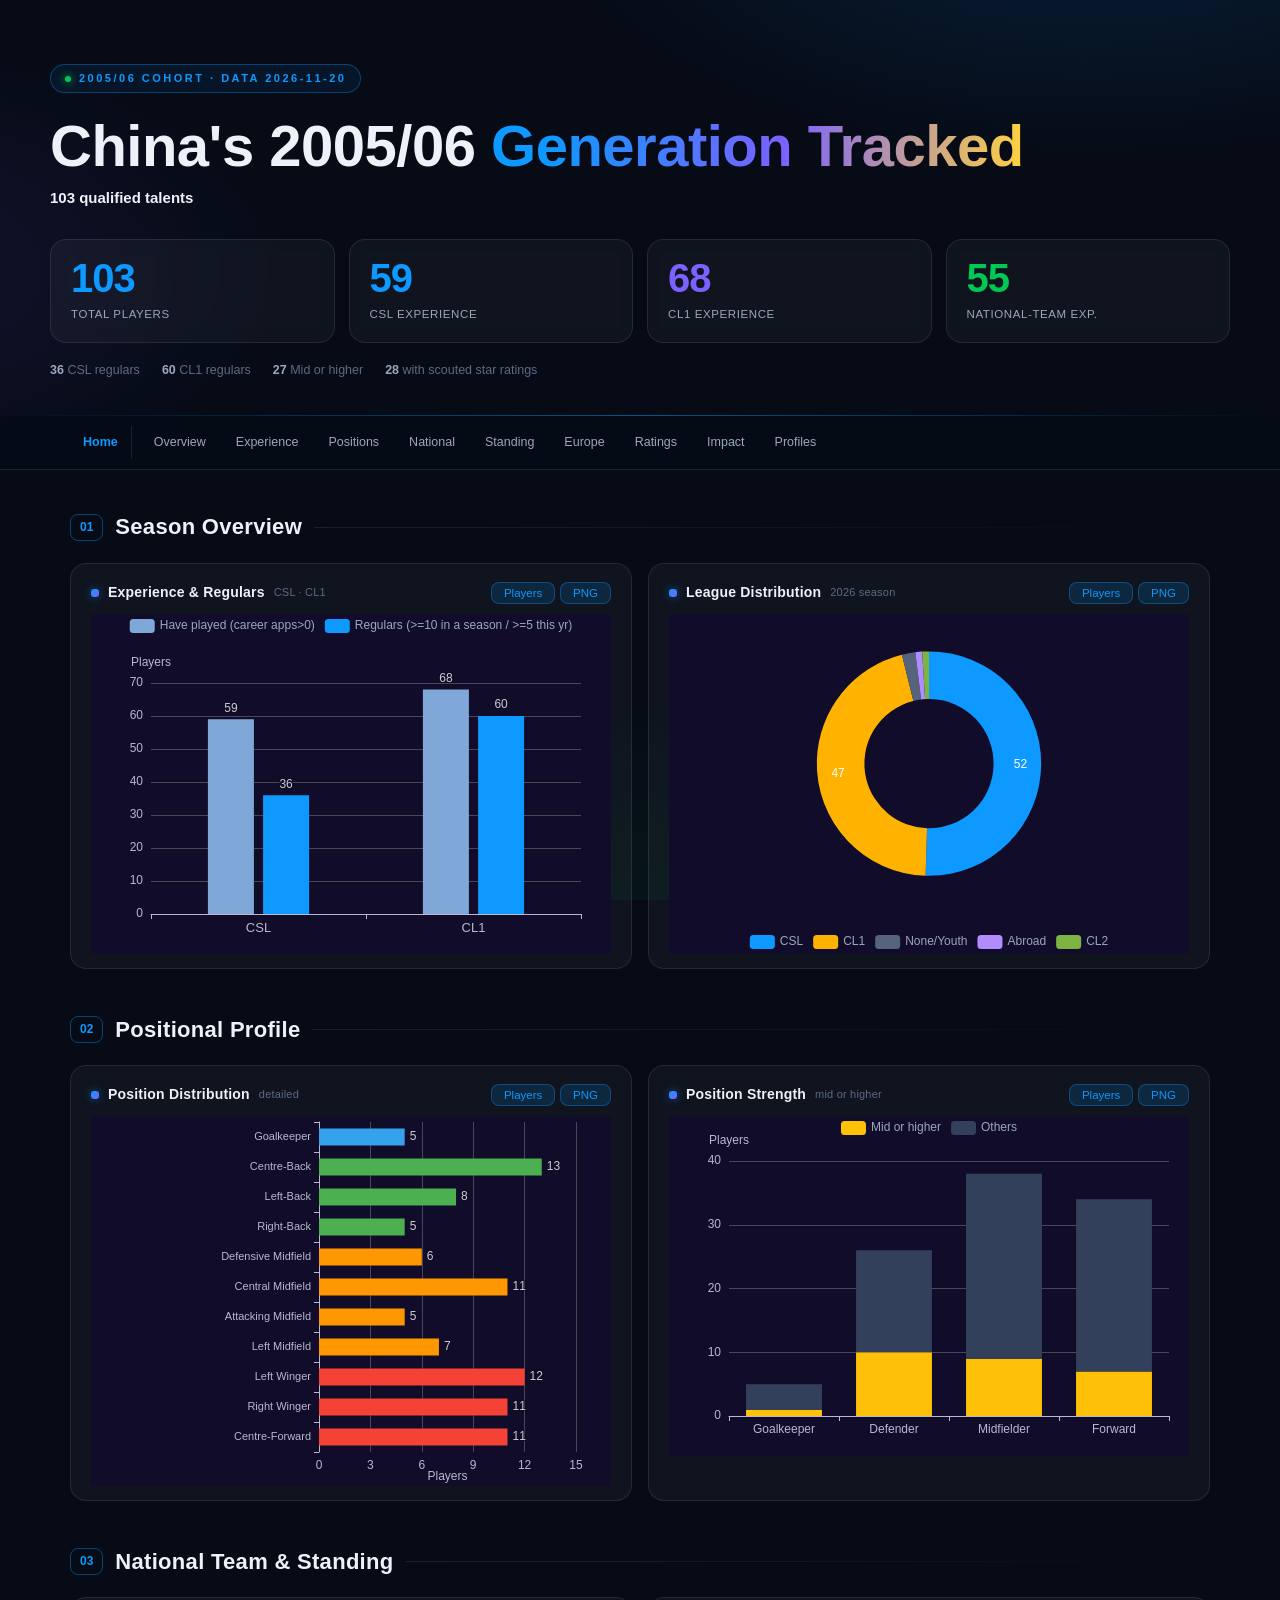
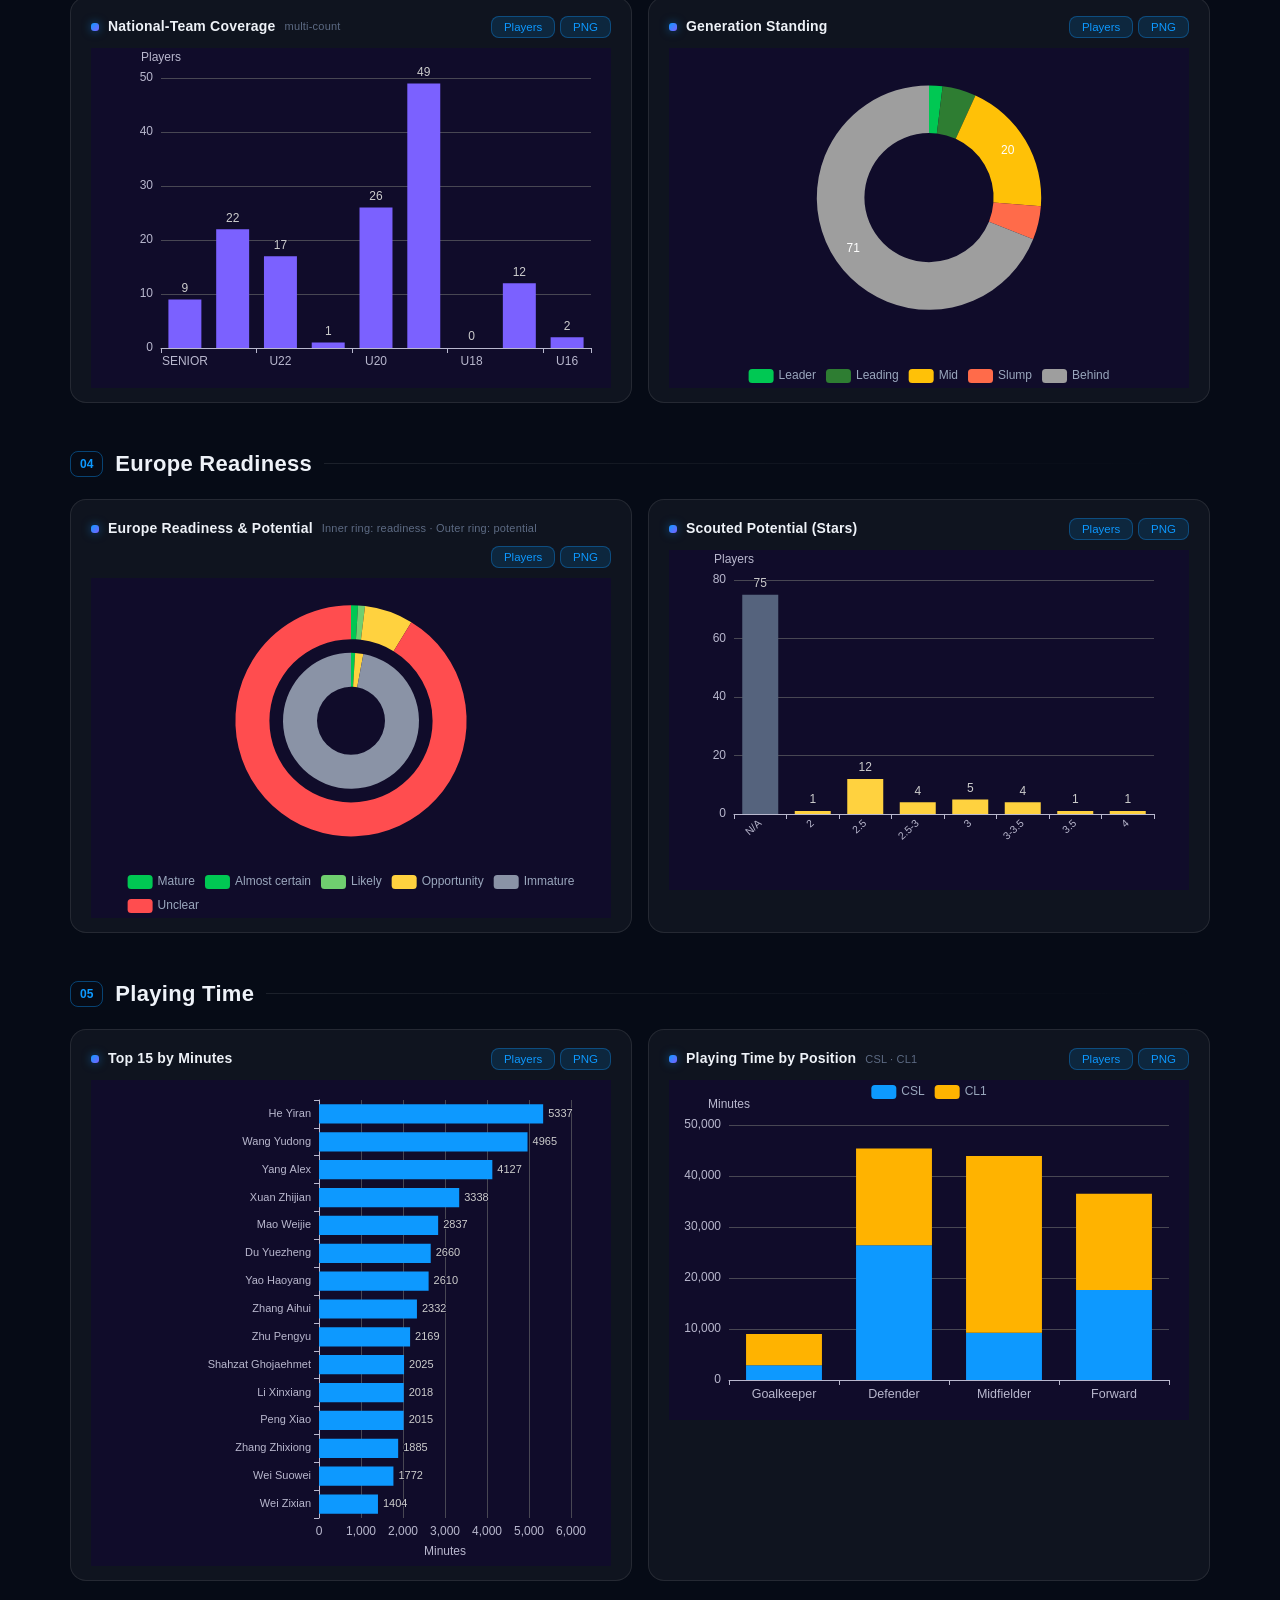
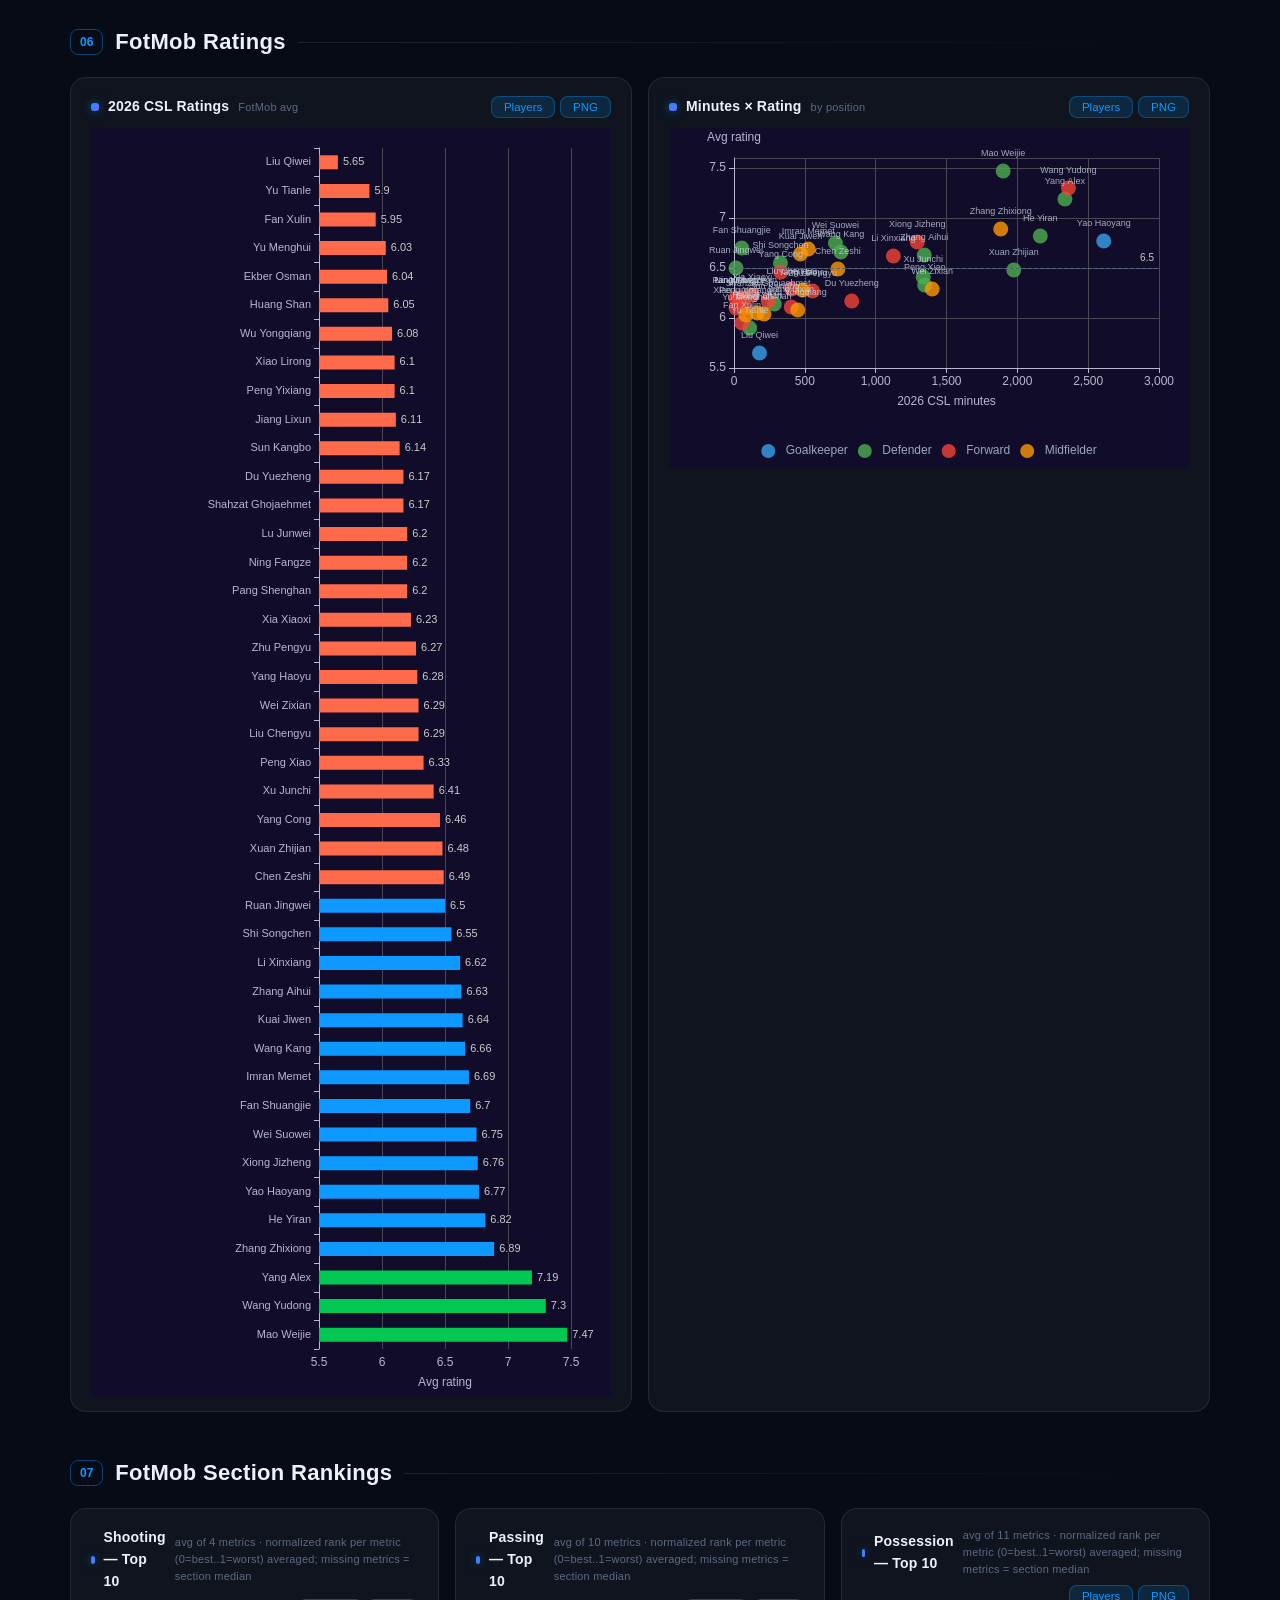
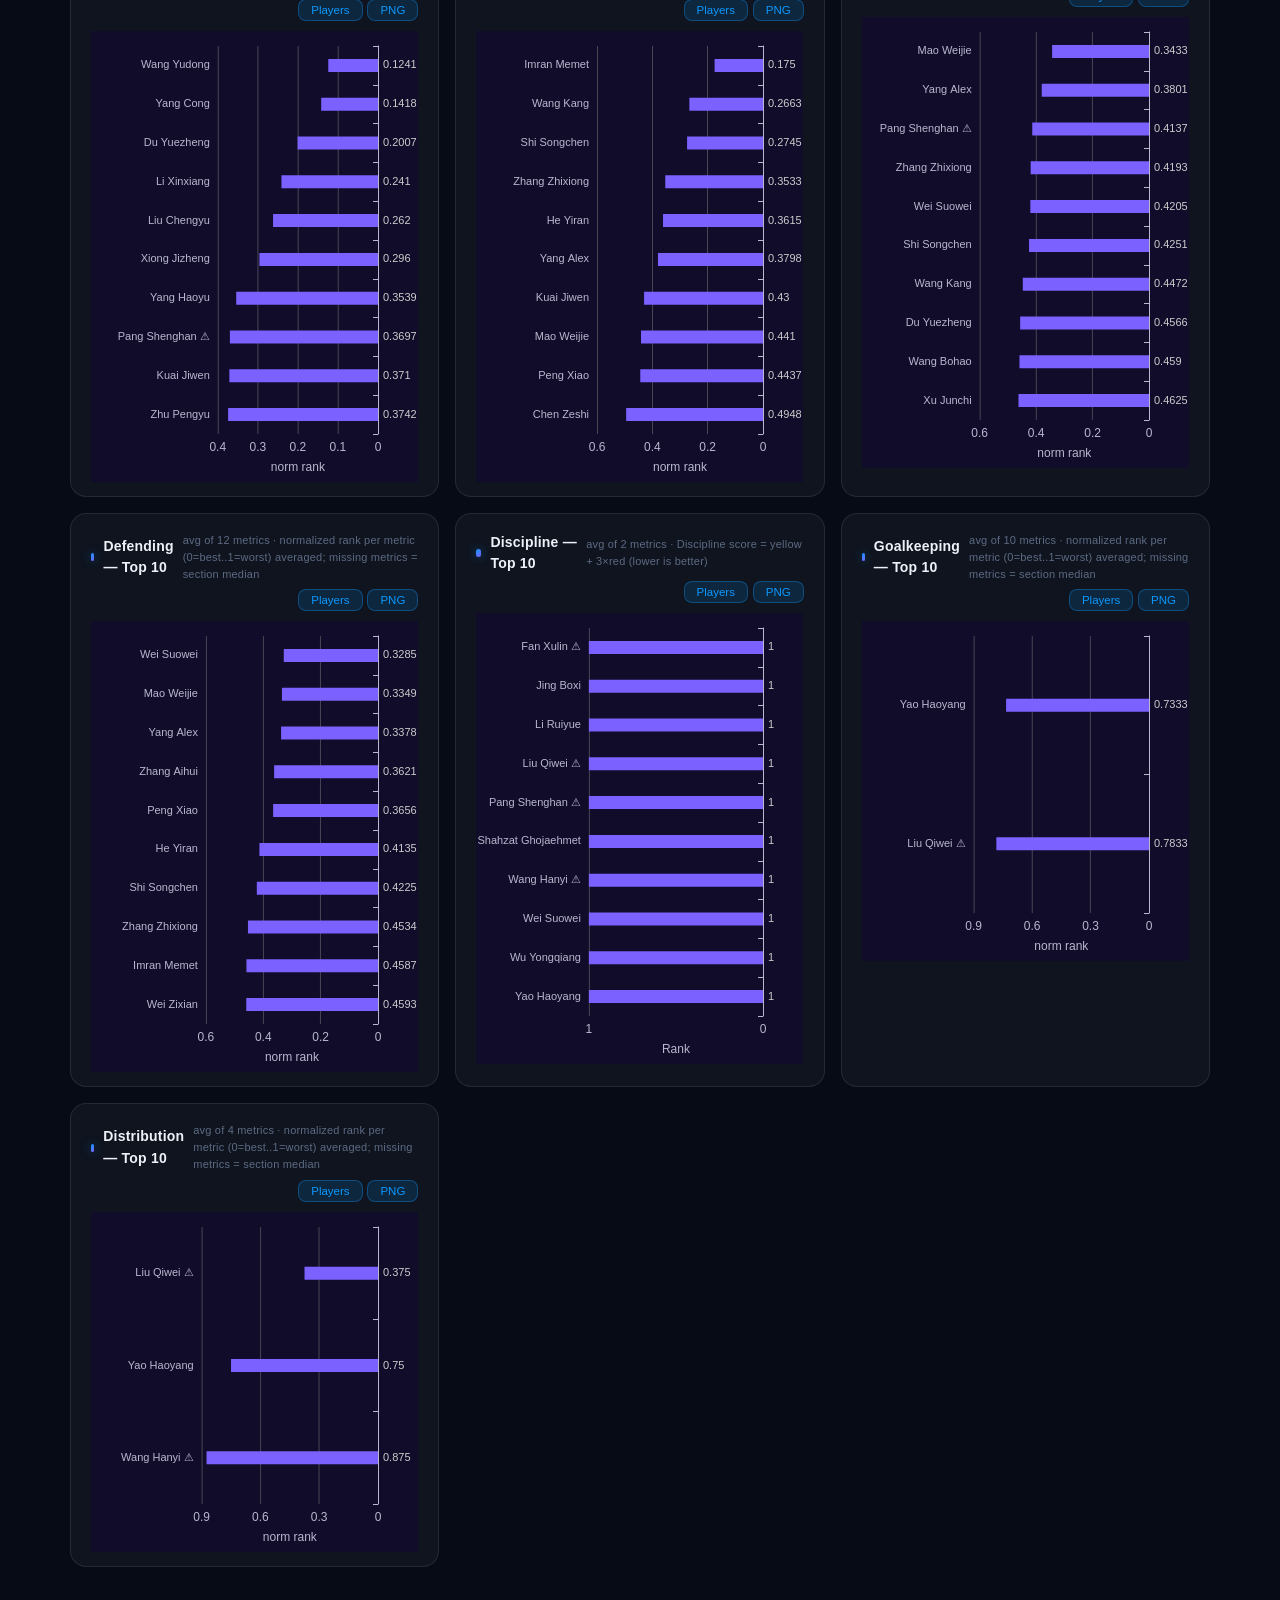
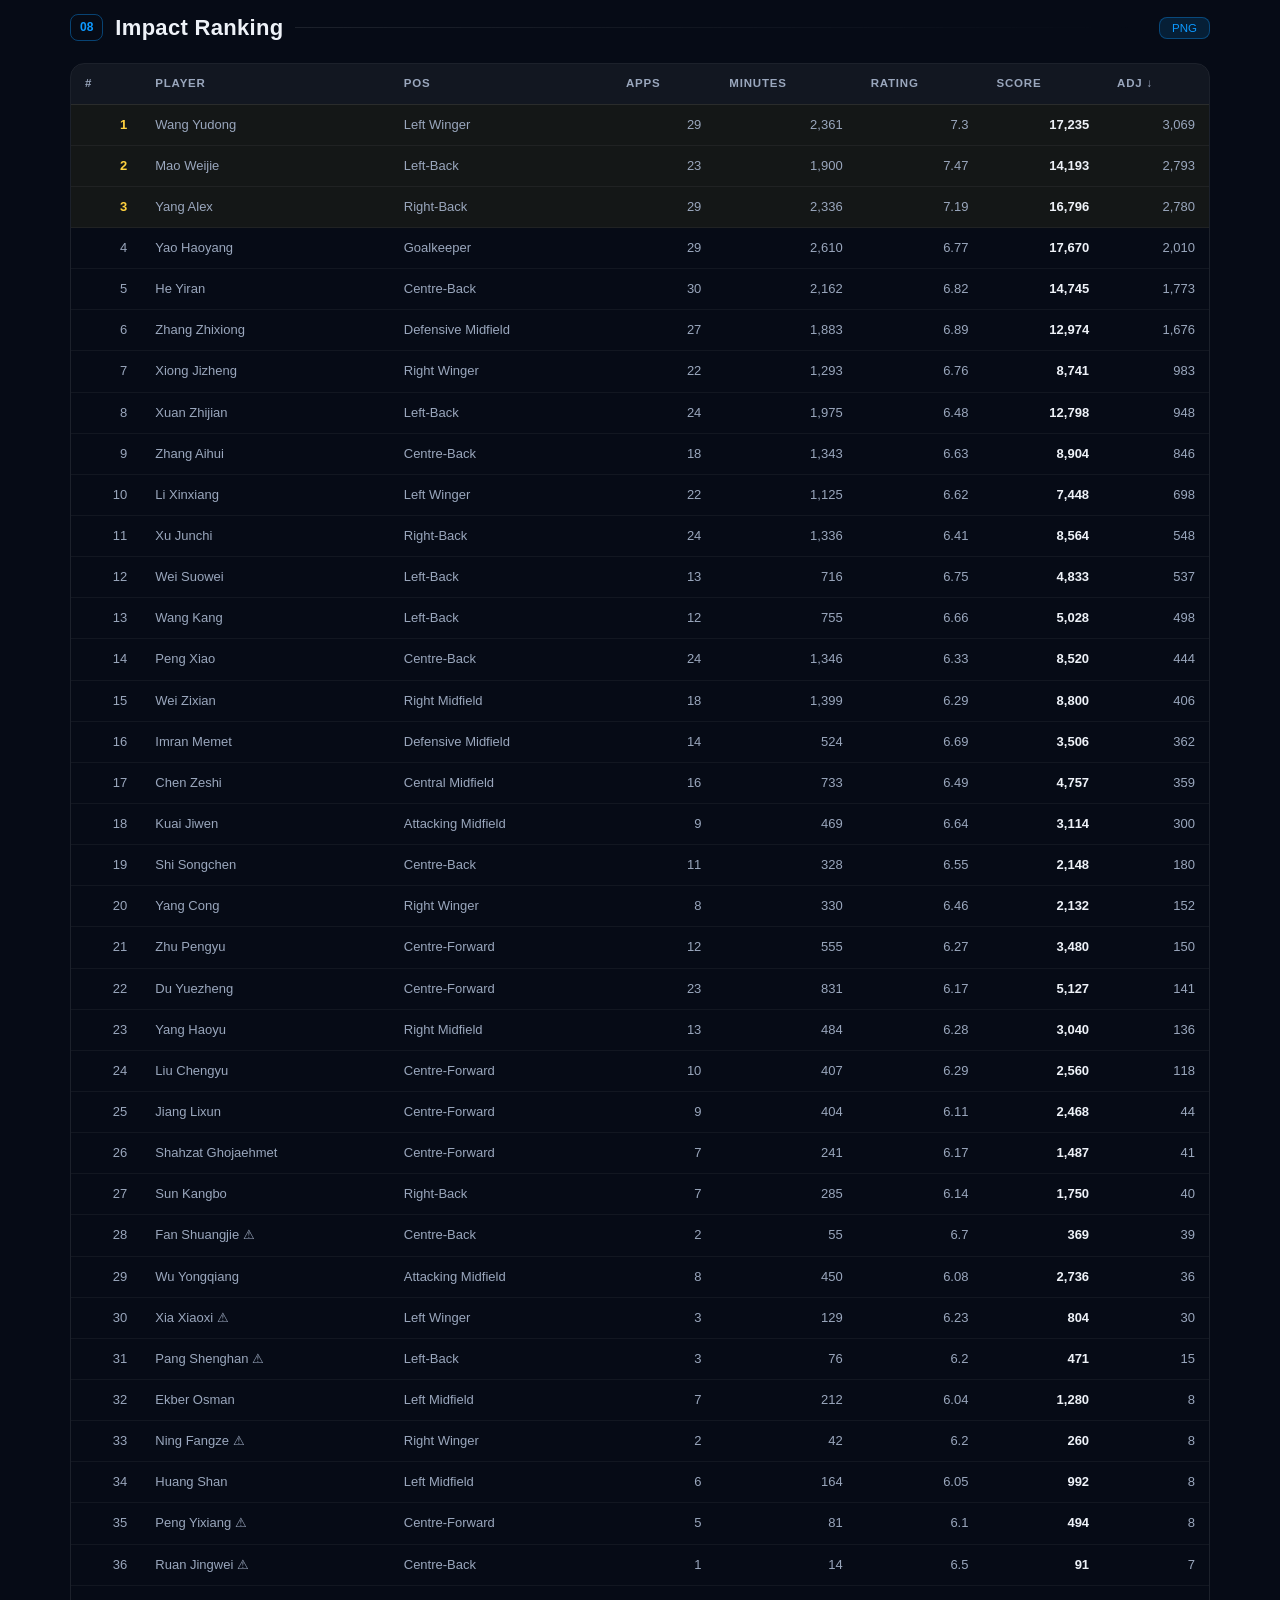
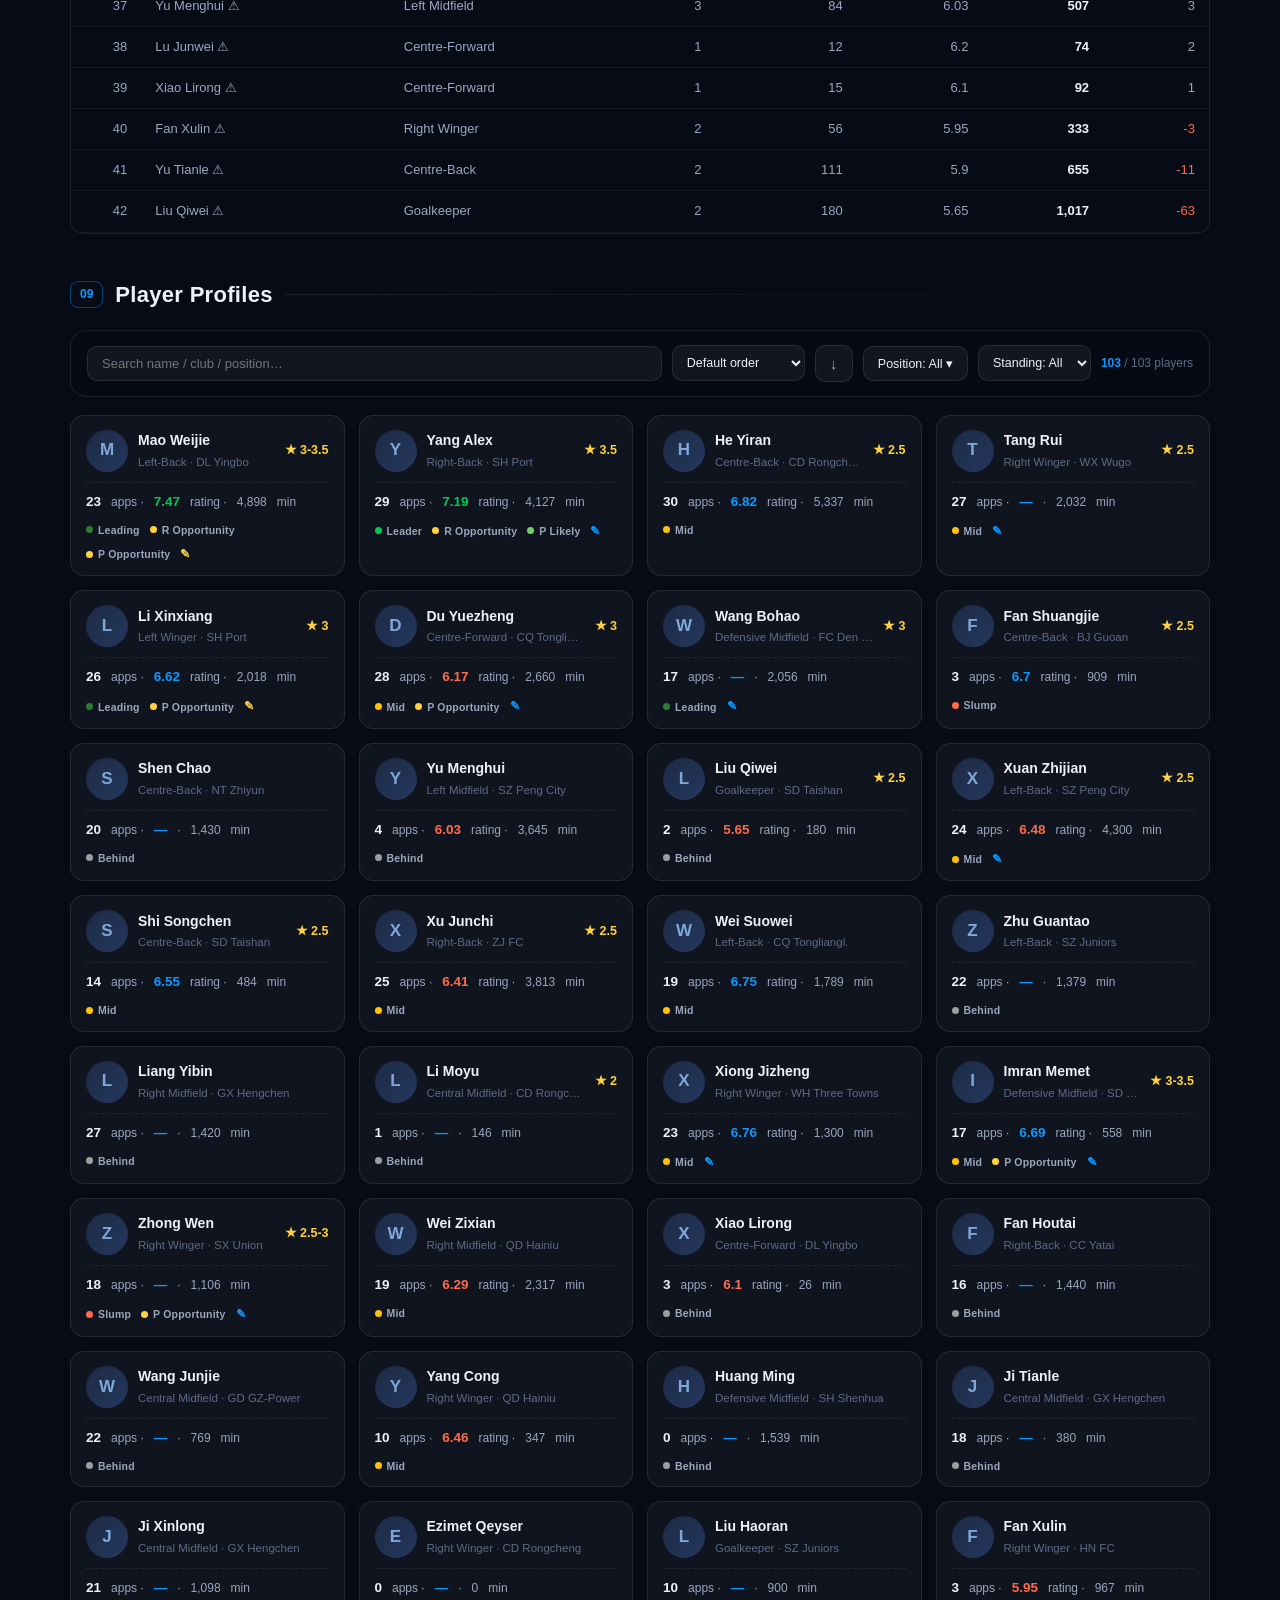
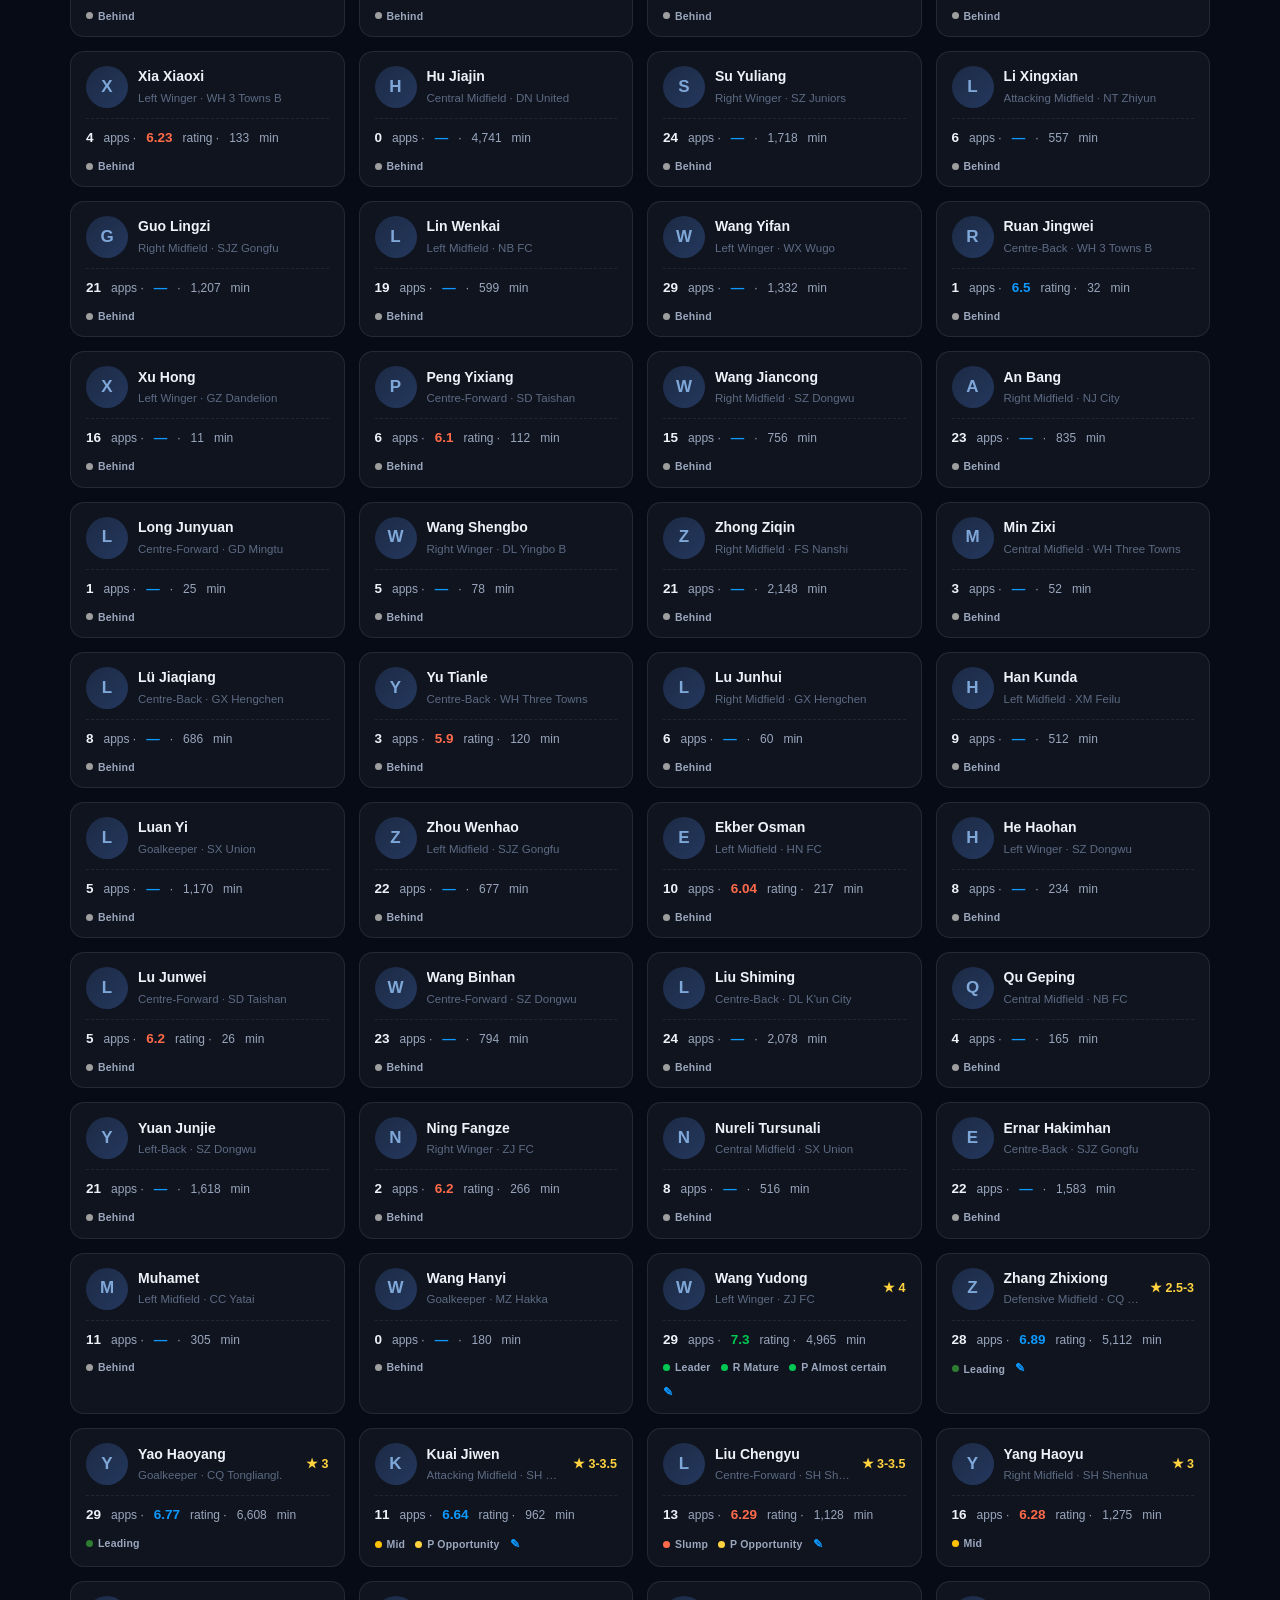
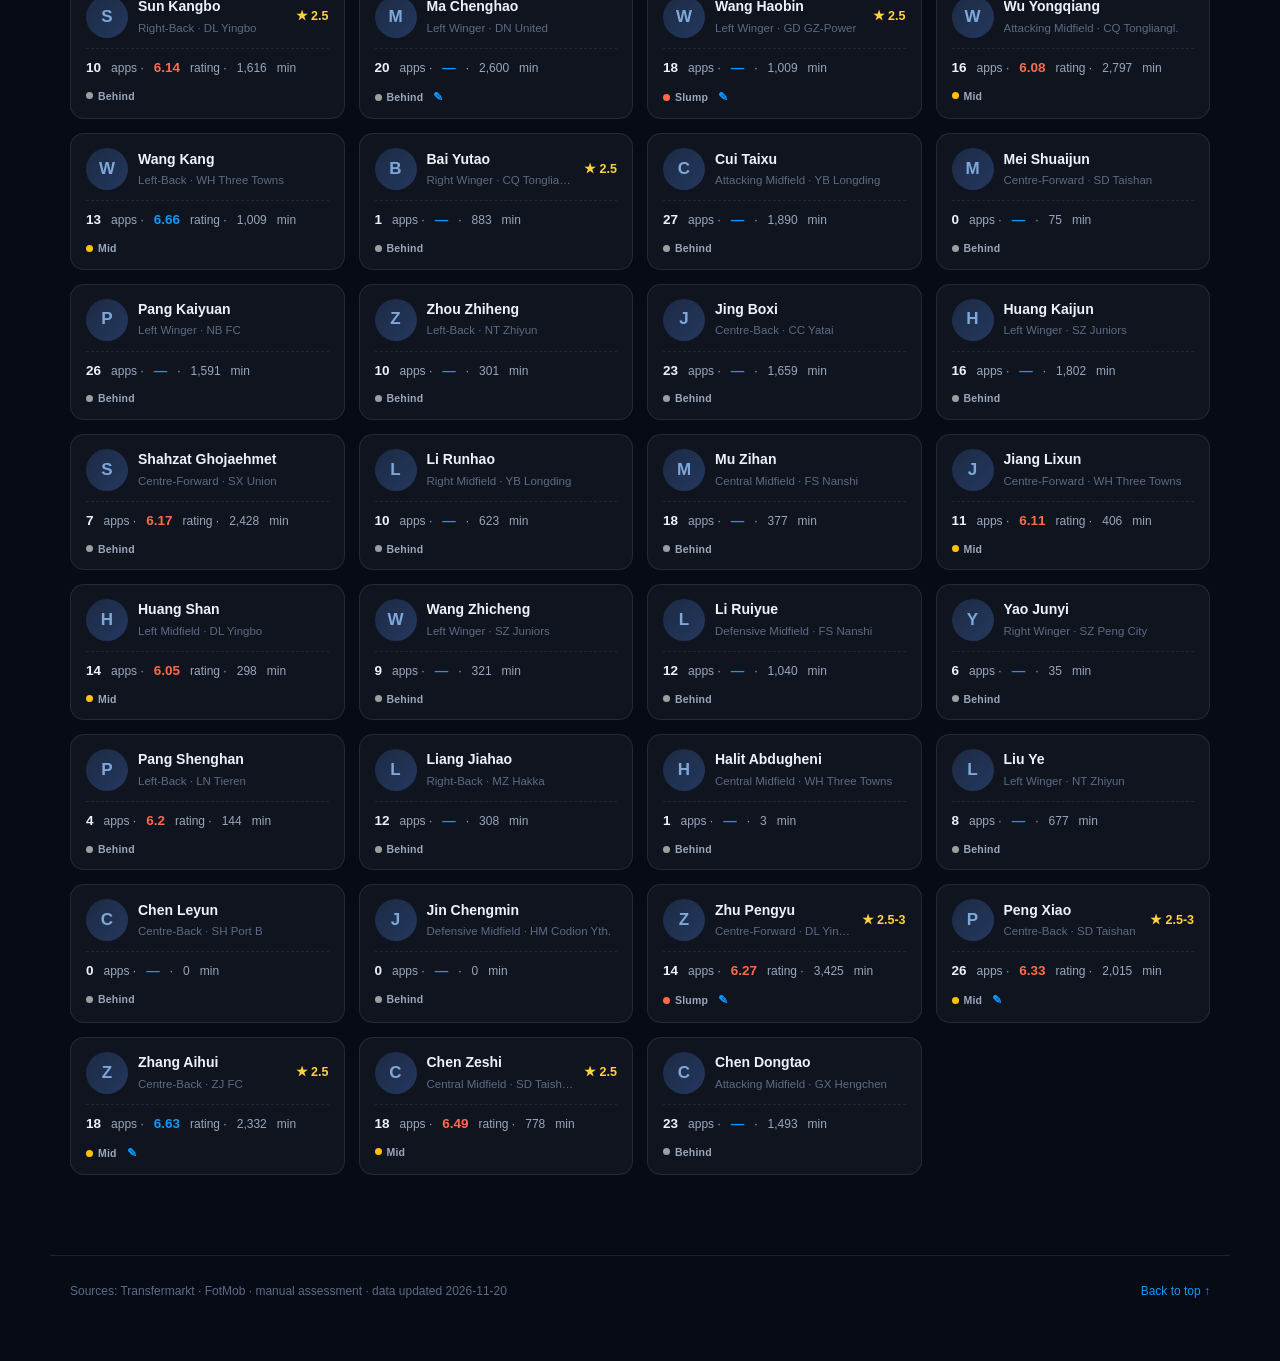
<file: reports/generation_report_0506.html>
<!DOCTYPE html>
<html lang="zh">
<head>
<meta charset="utf-8">
<meta name="viewport" content="width=device-width, initial-scale=1">
<link rel="stylesheet" href="../assets/report-chart-interactions.css">
<title>China's 2005/06 Generation — Football Analysis</title>
<style>
:root{
  --bg:#060b16; --bg2:#0a1226; --panel:rgba(255,255,255,.04); --line:rgba(255,255,255,.09);
  --tx:#eef2f8; --tx2:#9aa7bd; --tx3:#5d6b84;
  --blue:#0D99FF; --green:#00C853; --gold:#FFD23F; --purple:#7B61FF; --red:#FF6B4A;
  --mono:"Segoe UI", "Microsoft YaHei", sans-serif;
}
*{box-sizing:border-box}
html{scroll-behavior:smooth}
body{margin:0; background:var(--bg); color:var(--tx); font-family:var(--mono); line-height:1.55; -webkit-font-smoothing:antialiased}
.bg-glow{position:fixed; inset:0; z-index:-1; pointer-events:none; background:
  radial-gradient(900px 420px at 85% -10%, rgba(13,153,255,.14), transparent 60%),
  radial-gradient(700px 380px at -10% 30%, rgba(123,97,255,.10), transparent 60%),
  radial-gradient(800px 500px at 55% 110%, rgba(0,200,83,.07), transparent 60%),
  var(--bg);}

/* ---------- hero ---------- */
.hero{padding:64px 32px 36px; position:relative; overflow:hidden}
.hero::after{content:""; position:absolute; inset:auto 0 0 0; height:1px; background:linear-gradient(90deg,transparent,rgba(13,153,255,.5),transparent)}
.hero-inner{max-width:1180px; margin:0 auto}
.tag{display:inline-flex; align-items:center; gap:8px; font-size:11px; letter-spacing:2.5px; text-transform:uppercase;
  color:var(--blue); border:1px solid rgba(13,153,255,.35); background:rgba(13,153,255,.08);
  padding:5px 14px; border-radius:30px; font-weight:600}
.tag .dot{width:6px; height:6px; border-radius:50%; background:var(--green); box-shadow:0 0 8px var(--green)}
h1{font-size:clamp(34px,5.2vw,58px); margin:22px 0 8px; font-weight:800; letter-spacing:-.5px; line-height:1.08}
h1 .grad{background:linear-gradient(92deg,#0D99FF 10%,#7B61FF 55%,#FFD23F 100%); -webkit-background-clip:text; background-clip:text; color:transparent}
.hero-sub{color:var(--tx2); font-size:15px; max-width:760px; margin:6px 0 30px}
.hero-sub b{color:var(--tx)}
.kpi-strip{display:grid; grid-template-columns:repeat(auto-fit,minmax(170px,1fr)); gap:14px; margin-top:8px}
.kpi{background:var(--panel); border:1px solid var(--line); border-radius:16px; padding:18px 20px; backdrop-filter:blur(8px);
  transition:transform .18s, border-color .18s}
.kpi:hover{transform:translateY(-3px); border-color:rgba(13,153,255,.45)}
.kpi .num{font-size:40px; font-weight:800; letter-spacing:-1px; line-height:1}
.kpi .lab{font-size:11.5px; color:var(--tx2); margin-top:8px; letter-spacing:.6px; text-transform:uppercase}
.kpi.blue .num{color:var(--blue)} .kpi.green .num{color:var(--green)}
.kpi.gold .num{color:var(--gold)} .kpi.purple .num{color:var(--purple)}
.hero-mini{display:flex; flex-wrap:wrap; gap:8px 22px; margin-top:18px; font-size:12.5px; color:var(--tx3)}
.hero-mini b{color:var(--tx2); font-weight:600}

/* Report navigation and small-screen controls */
a:focus-visible, button:focus-visible, input:focus-visible, select:focus-visible,
[role="button"]:focus-visible {
  outline:2px solid var(--blue); outline-offset:3px;
}
nav .nav-home { border-right:1px solid var(--line); border-radius:0; margin-right:5px; }
#top, #profiles, #impact, .yr { scroll-margin-top:64px; }
.nav-inner { scrollbar-width:thin; scrollbar-color:var(--line) transparent; }
@media(max-width:640px) {
  body .nav-inner { padding:5px 12px; }
  body nav a { display:flex; align-items:center; min-height:42px; padding:6px 10px; }
  body .prof-toolbar { position:relative; top:auto; gap:8px; padding:10px; }
  body .prof-toolbar input[type=text] { flex-basis:100%; min-width:0; font-size:16px; }
  body .prof-toolbar select { min-width:0; max-width:100%; }
  body .prof-toolbar button, body .prof-toolbar select { min-height:42px; }
  body .fm-grid { grid-template-columns:repeat(auto-fill,minmax(min(100%,330px),1fr)); }
  body .cbar { gap:8px; }
}
@media(prefers-reduced-motion:reduce) {
  html { scroll-behavior:auto; }
  *, *::before, *::after { animation-duration:.01ms !important; transition-duration:.01ms !important; }
}

/* ---------- sticky nav ---------- */
nav{position:sticky; top:0; z-index:50; background:rgba(6,11,22,.82); backdrop-filter:blur(14px);
  border-bottom:1px solid var(--line)}
.nav-inner{max-width:1180px; margin:0 auto; display:flex; gap:4px; overflow-x:auto; padding:10px 20px;}

nav a{color:var(--tx2); text-decoration:none; font-size:12.5px; padding:7px 13px; border-radius:20px; white-space:nowrap; transition:.15s}
nav a:hover{color:var(--tx); background:rgba(255,255,255,.07)}
nav a:first-child{color:var(--blue); font-weight:700}

/* ---------- sections ---------- */
main{max-width:1180px; margin:0 auto; padding:34px 20px 80px}
.sec-title{display:flex; align-items:center; gap:12px; margin:44px 0 18px}
.sec-title .no{font-size:12px; color:var(--blue); border:1px solid rgba(13,153,255,.4); border-radius:8px; padding:3px 9px; font-weight:700}
.sec-title h2{margin:0; font-size:22px; font-weight:750; letter-spacing:.3px}
.sec-title .line{flex:1; height:1px; background:linear-gradient(90deg,var(--line),transparent)}
.grid2{display:grid; grid-template-columns:1fr 1fr; gap:16px; margin-bottom:16px}
@media (max-width:900px){ .grid2{grid-template-columns:1fr} }

.card{background:var(--panel); border:1px solid var(--line); border-radius:16px; padding:18px 20px 14px;
  transition:border-color .18s, transform .18s; scroll-margin-top:70px}
.card:hover{border-color:rgba(255,255,255,.16)}
.cbar{display:flex; justify-content:space-between; align-items:center; margin-bottom:10px}
.ct{display:flex; align-items:center; gap:9px; font-size:14px; font-weight:650; letter-spacing:.2px}
.ct .ci{width:8px; height:8px; border-radius:3px; background:linear-gradient(135deg,var(--blue),var(--purple)); box-shadow:0 0 10px rgba(13,153,255,.5)}
.ct .sub{font-size:11px; color:var(--tx3); font-weight:400}
.btn{background:rgba(13,153,255,.14); color:var(--blue); border:1px solid rgba(13,153,255,.35); border-radius:8px;
  padding:4px 12px; font-size:11.5px; cursor:pointer; transition:.15s; font-family:var(--mono)}
.btn:hover{background:rgba(13,153,255,.26)}
.chart{width:100%; height:340px}

/* FM rank grid */
.fm-grid{display:grid; grid-template-columns:repeat(auto-fill,minmax(330px,1fr)); gap:16px}

/* ---------- impact table ---------- */
.tbl-wrap{overflow-x:auto; border-radius:14px; border:1px solid var(--line)}
table.tbl{width:100%; border-collapse:collapse; font-size:13px}
.tbl th{background:rgba(255,255,255,.05); color:var(--tx2); font-weight:600; font-size:11.5px; text-transform:uppercase;
  letter-spacing:.8px; padding:11px 14px; text-align:left; border-bottom:1px solid var(--line); white-space:nowrap}
.tbl td{padding:10px 14px; border-bottom:1px solid rgba(255,255,255,.05); color:var(--tx2)}
.tbl tr:hover td{background:rgba(13,153,255,.06); color:var(--tx)}
.tbl tr.top3 td{background:rgba(255,210,63,.06)}
.tbl tr.top3 td:first-child{color:var(--gold); font-weight:800}
.tbl .num{text-align:right; font-variant-numeric:tabular-nums}
.tbl .num b{color:var(--tx)}

/* ---------- profiles ---------- */
.prof-toolbar{position:sticky; top:58px; z-index:40; display:flex; flex-wrap:wrap; gap:10px; align-items:center;
  background:rgba(6,11,22,.85); backdrop-filter:blur(12px); border:1px solid var(--line); border-radius:16px;
  padding:14px 16px; margin:10px 0 18px}
.prof-toolbar input[type=text]{flex:1 1 200px; min-width:150px; background:rgba(255,255,255,.05); border:1px solid var(--line);
  color:var(--tx); border-radius:10px; padding:9px 14px; font-size:13px; outline:none; font-family:var(--mono)}
.prof-toolbar input[type=text]:focus{border-color:var(--blue)}
.prof-toolbar select{background:rgba(255,255,255,.05); border:1px solid var(--line); color:var(--tx); border-radius:10px;
  padding:9px 10px; font-size:12.5px; outline:none; cursor:pointer; font-family:var(--mono)}
.prof-toolbar select option{background:#0a1226; color:var(--tx)}
.dir-btn{width:38px; height:37px; border-radius:10px; border:1px solid var(--line); background:rgba(255,255,255,.05);
  color:var(--tx2); cursor:pointer; font-size:15px; transition:.15s}
.dir-btn:hover{border-color:var(--blue); color:var(--blue)}
.chips{display:flex; gap:6px; flex-wrap:wrap}
.chip{padding:6px 13px; border-radius:20px; font-size:12px; border:1px solid var(--line); color:var(--tx2);
  background:transparent; cursor:pointer; transition:.15s; font-family:var(--mono)}
.chip:hover{color:var(--tx); border-color:rgba(255,255,255,.25)}
.chip.on{background:rgba(13,153,255,.18); border-color:var(--blue); color:var(--blue); font-weight:650}
/* position dropdown */
.pos-dd{position:relative}
.pos-btn{background:rgba(255,255,255,.05); border:1px solid var(--line); color:var(--tx); border-radius:10px;
  padding:9px 14px; font-size:12.5px; cursor:pointer; font-family:var(--mono); white-space:nowrap; transition:border-color .15s}
.pos-btn:hover{border-color:var(--blue)}
.pos-menu{position:absolute; top:calc(100% + 6px); left:0; z-index:60; min-width:240px; background:#0c1428;
  border:1px solid var(--line); border-radius:12px; padding:6px; box-shadow:0 18px 50px rgba(0,0,0,.5);
  display:none; max-height:400px; overflow:auto; scrollbar-width:thin; scrollbar-color:#33405c transparent}
.pos-menu.show{display:block}
.pos-i{display:block; width:100%; text-align:left; background:none; border:none; color:var(--tx3); font-size:12px;
  padding:6px 12px; cursor:pointer; border-radius:7px; font-family:var(--mono); transition:.12s}
.pos-i:hover{background:rgba(13,153,255,.12); color:var(--tx)}
.pos-i.on{color:var(--blue); font-weight:650}
.pos-i.top{color:var(--tx2); border-bottom:1px solid var(--line); border-radius:0; margin-bottom:4px; padding:7px 10px}
.pos-i.top.on{color:var(--blue)}
.pos-g{display:flex; width:100%; align-items:center; gap:8px; background:none; border:none; color:var(--tx2);
  font-size:12.5px; padding:8px 10px; cursor:pointer; border-radius:8px; text-align:left; font-family:var(--mono); transition:.12s}
.pos-g:hover{background:rgba(255,255,255,.06); color:var(--tx)}
.pos-g .arr{color:var(--tx3); font-size:10px; width:12px; transition:transform .15s; flex-shrink:0}
.pos-g.on{color:var(--blue); font-weight:650}
.pos-group.open .pos-g .arr{transform:rotate(90deg)}
.pos-items{display:none; padding-left:10px}
.pos-group.open .pos-items{display:block}
.pos-count{font-size:10.5px; color:var(--tx3); margin-left:auto}
.pos-items .pos-i{display:flex; justify-content:space-between}
.pd-count{font-size:12px; color:var(--tx3); margin-left:auto; white-space:nowrap}
.pd-count b{color:var(--blue)}

.pd-grid{display:grid; grid-template-columns:repeat(auto-fill,minmax(225px,1fr)); gap:14px}
.pd-card{background:var(--panel); border:1px solid var(--line); border-radius:14px; padding:14px 15px 12px; cursor:pointer;
  position:relative; transition:transform .16s, border-color .16s, box-shadow .16s; overflow:hidden}
.pd-card::before{content:""; position:absolute; inset:0 0 auto 0; height:2px; background:linear-gradient(90deg,var(--blue),var(--purple));
  opacity:0; transition:opacity .16s}
.pd-card:hover{transform:translateY(-3px); border-color:rgba(13,153,255,.5); box-shadow:0 10px 30px rgba(0,0,0,.35)}
.pd-card:hover::before{opacity:1}
.pd-top{display:flex; align-items:center; gap:10px}
.pd-ph{width:42px; height:42px; border-radius:50%; overflow:hidden; flex-shrink:0; background:linear-gradient(135deg,#1c2a44,#24385e);
  display:flex; align-items:center; justify-content:center; font-weight:700; font-size:17px; color:#7fa8d9}
.pd-ph img{width:100%; height:100%; object-fit:cover}
.pd-nm{flex:1; min-width:0}
.pd-nm .nm{font-size:14px; font-weight:700; color:var(--tx); white-space:nowrap; overflow:hidden; text-overflow:ellipsis}
.pd-nm .meta{font-size:11.5px; color:var(--tx3); margin-top:2px; white-space:nowrap; overflow:hidden; text-overflow:ellipsis}
.pd-pot{font-size:12.5px; color:var(--gold); font-weight:700; flex-shrink:0}
.pd-row{display:flex; align-items:baseline; gap:10px; margin-top:10px; padding-top:9px; border-top:1px dashed rgba(255,255,255,.08);
  font-size:12px; color:var(--tx2); font-variant-numeric:tabular-nums}
.pd-row .stat{font-weight:700; font-size:13.5px; color:var(--tx)}
.pd-row .stat.g{color:var(--green)} .pd-row .stat.b{color:var(--blue)} .pd-row .stat.r{color:var(--red)}
/* 评估行：色点 + 短词（取代胶囊标签） */
.pd-eval{display:flex; align-items:center; flex-wrap:wrap; gap:7px 10px; margin-top:9px; min-height:15px}
.pd-eval .ev{display:inline-flex; align-items:center; gap:5px; font-size:10.5px; font-weight:650; color:var(--tx2); letter-spacing:.2px}
.pd-eval .dot{width:7px; height:7px; border-radius:50%; display:inline-block; flex-shrink:0}
.pd-eval .note{color:var(--blue); font-size:12px; cursor:default}
/* 有 Detailed Overview 的球员：铅笔标记转金色 */
.pd-eval .note.gold{color:var(--gold)}

/* ---------- modal ---------- */
.pd-overlay{position:fixed; inset:0; background:rgba(3,6,14,.7); backdrop-filter:blur(6px); display:none;
  align-items:flex-start; justify-content:center; z-index:100; padding:34px 14px; overflow:auto}
.pd-overlay.show{display:flex}
.pd-modal{background:linear-gradient(180deg,#0c1428,#0a1122); border:1px solid var(--line); border-radius:18px;
  max-width:780px; width:100%; padding:26px 28px; box-shadow:0 24px 70px rgba(0,0,0,.5); position:relative; animation:pop .18s ease}
@keyframes pop{from{opacity:0; transform:translateY(12px) scale(.985)} to{opacity:1; transform:none}}
.pd-modal .cls{position:absolute; top:14px; right:16px; border:1px solid var(--line); background:rgba(255,255,255,.06);
  border-radius:50%; width:32px; height:32px; font-size:14px; cursor:pointer; color:var(--tx2); transition:.15s}
.pd-modal .cls:hover{color:var(--tx); background:rgba(255,255,255,.14)}
.pm-head{display:flex; gap:16px; align-items:flex-start; padding-right:36px}
.pm-ph{width:76px; height:76px; border-radius:18px; overflow:hidden; flex-shrink:0; background:linear-gradient(135deg,#1c2a44,#24385e);
  display:flex; align-items:center; justify-content:center; font-size:30px; font-weight:800; color:#7fa8d9}
.pm-ph img{width:100%; height:100%; object-fit:cover}
.pm-id{flex:1; min-width:0}
.pm-name{font-size:23px; font-weight:800; letter-spacing:-.3px; margin:0}
.pm-name .stars{color:var(--gold); font-size:15px; letter-spacing:2px; vertical-align:2px}
.pm-meta{font-size:12.5px; color:var(--tx2); margin-top:4px; display:flex; align-items:center; gap:8px; flex-wrap:wrap}
.nt-badge{font-size:10px; font-weight:700; letter-spacing:.5px; padding:2px 9px; border-radius:12px;
  background:rgba(0,200,83,.13); color:#4ade80; border:1px solid rgba(0,200,83,.35)}
/* 评估条：替代头部胶囊标签，结构化四格仪表盘 */
.pm-strip{display:grid; grid-template-columns:repeat(auto-fit,minmax(118px,1fr)); gap:10px; margin-top:14px}
.pm-cell{background:rgba(255,255,255,.035); border:1px solid var(--line); border-radius:12px; padding:10px 13px 11px;
  transition:border-color .15s}
.pm-cell:hover{border-color:rgba(255,255,255,.22)}
.pm-cell .pk{font-size:9.5px; letter-spacing:1.3px; text-transform:uppercase; color:var(--tx3); font-weight:650}
.pm-cell .pv{font-size:15.5px; font-weight:750; margin-top:5px; line-height:1.15}
.pm-cell .pv small{font-size:10px; font-weight:600; opacity:.75; margin-left:4px}
.pm-rt{flex-shrink:0; text-align:center; background:rgba(255,255,255,.045); border:1px solid var(--line); border-radius:14px;
  padding:12px 16px 10px; min-width:96px}
.pm-rt .big{font-size:30px; font-weight:800; line-height:1}
.pm-rt .sm{font-size:10.5px; color:var(--tx3); margin-top:5px; line-height:1.4}
.pm-sec{background:rgba(255,255,255,.035); border:1px solid var(--line); border-radius:13px; padding:14px 16px; margin-top:14px}
.pm-sec h4{margin:0 0 9px; font-size:12px; color:var(--blue); letter-spacing:1.4px; text-transform:uppercase; font-weight:700}
.pm-grid2{display:grid; grid-template-columns:1fr 1fr; gap:14px}
@media (max-width:640px){ .pm-grid2{grid-template-columns:1fr} }
.pm-rows{display:grid; grid-template-columns:1fr 1fr; gap:6px 18px; font-size:13px; line-height:1.85}
.pm-rows b{color:var(--tx); font-weight:600}
.pm-rows .v{color:var(--tx2)}
.pm-assess{display:grid; grid-template-columns:1fr 1fr; gap:9px}
.pm-assess .cell{background:rgba(255,255,255,.03); border:1px solid var(--line); border-radius:10px; padding:10px 13px}
.pm-assess .k{font-size:10.5px; color:var(--tx3); letter-spacing:1px; text-transform:uppercase}
.pm-assess .v2{font-size:15px; font-weight:700; margin-top:3px}
.pm-foot{font-size:11px; color:var(--tx3); margin-top:16px; padding-top:12px; border-top:1px solid var(--line)}
/* ---------- 多版本 overview（带日期，可切换；默认显示最新一版） ---------- */
.ov-tabs{display:flex; flex-wrap:wrap; gap:8px; margin:2px 0 12px}
.ov-tab{display:inline-flex; align-items:center; gap:8px; font:inherit; font-size:11.5px; font-weight:650;
  color:var(--tx2); background:rgba(255,255,255,.04); border:1px solid var(--line); border-radius:20px;
  padding:5px 13px; cursor:pointer; transition:color .15s, border-color .15s, background .15s}
.ov-tab:hover{color:var(--tx); border-color:rgba(255,255,255,.24)}
.ov-tab.on{color:#06101f; background:var(--blue); border-color:var(--blue)}
.ov-tab .d{font-variant-numeric:tabular-nums; letter-spacing:.3px; font-weight:750; opacity:.85}
.ov-tab.on .d{opacity:1}
.ov-date{display:inline-block; font-size:11px; font-weight:700; color:var(--tx3); letter-spacing:.4px;
  border:1px solid var(--line); border-radius:12px; padding:2px 10px; margin-bottom:9px}
.ov-body{display:none; font-size:13px; line-height:1.85; color:var(--tx2);
  max-height:420px; overflow-y:auto; padding-right:6px; scrollbar-width:thin; scrollbar-color:#33405c transparent}
.ov-body.on{display:block}
.ov-body p{margin:0 0 10px}
.ov-body p:last-child{margin-bottom:0}
.ov-note{font-size:10.5px; color:var(--tx3); margin-top:11px}
.attr-chips{display:flex; flex-wrap:wrap; gap:6px}
.attr-chip{display:inline-block; font-size:12px; color:#fff; padding:3px 11px; border-radius:12px; font-weight:600}
.imp-wrap{max-height:430px; overflow-y:auto; margin:6px 2px 2px; scrollbar-width:thin; scrollbar-color:#33405c transparent}
footer{max-width:1180px; margin:0 auto; padding:26px 20px 60px; color:var(--tx3); font-size:12px;
  border-top:1px solid var(--line); display:flex; flex-wrap:wrap; gap:8px 24px; justify-content:space-between}
footer a{color:var(--blue); text-decoration:none}
</style>
</head>

<body>
<div class="bg-glow"></div>

<header class="hero">
  <div class="hero-inner">
    <div class="tag"><span class="dot"></span>2005/06 Cohort · Data 2026-11-20</div>
    <h1>China's 2005/06 <span class="grad">Generation Tracked</span></h1>
    <p class="hero-sub"><b>103 qualified talents</b></p>
    <div class="kpi-strip" id="kpis"></div>
    <div class="hero-mini" id="heroMini"></div>
  </div>
</header>

<nav aria-label="Report sections"><div class="nav-inner">
  <a class="nav-home" href="../index.html">Home</a>
  <a href="#top">Overview</a>
  <a href="#exp-card">Experience</a>
  <a href="#pos-card">Positions</a>
  <a href="#nt-card">National</a>
  <a href="#gs-card">Standing</a>
  <a href="#eu-card">Europe</a>
  <a href="#rt-card">Ratings</a>
  <a href="#impact">Impact</a>
  <a href="#profiles">Profiles</a>
</div></nav>

<main id="top">
  <div class="sec-title" style="margin-top:6px"><span class="no">01</span><h2>Season Overview</h2><span class="line"></span></div>
  <div class="grid2">
    <div class="card" id="exp-card">
      <div class="cbar"><div class="ct"><span class="ci"></span>Experience &amp; Regulars <span class="sub">CSL · CL1</span></div><button class="btn" data-chart="chartFoot">PNG</button></div>
      <div id="chartFoot" class="chart"></div>
    </div>
    <div class="card" id="league-card">
      <div class="cbar"><div class="ct"><span class="ci"></span>League Distribution <span class="sub">2026 season</span></div><button class="btn" data-chart="chartLeague">PNG</button></div>
      <div id="chartLeague" class="chart"></div>
    </div>
  </div>

  <div class="sec-title"><span class="no">02</span><h2>Positional Profile</h2><span class="line"></span></div>
  <div class="grid2">
    <div class="card" id="pos-card">
      <div class="cbar"><div class="ct"><span class="ci"></span>Position Distribution <span class="sub">detailed</span></div><button class="btn" data-chart="chartPos">PNG</button></div>
      <div id="chartPos" class="chart"></div>
    </div>
    <div class="card" id="posgood-card">
      <div class="cbar"><div class="ct"><span class="ci"></span>Position Strength <span class="sub">mid or higher</span></div><button class="btn" data-chart="chartPosGood">PNG</button></div>
      <div id="chartPosGood" class="chart"></div>
    </div>
  </div>

  <div class="sec-title"><span class="no">03</span><h2>National Team &amp; Standing</h2><span class="line"></span></div>
  <div class="grid2">
    <div class="card" id="nt-card">
      <div class="cbar"><div class="ct"><span class="ci"></span>National-Team Coverage <span class="sub">multi-count</span></div><button class="btn" data-chart="chartNt">PNG</button></div>
      <div id="chartNt" class="chart"></div>
    </div>
    <div class="card" id="gs-card">
      <div class="cbar"><div class="ct"><span class="ci"></span>Generation Standing</div><button class="btn" data-chart="chartGs">PNG</button></div>
      <div id="chartGs" class="chart"></div>
    </div>
  </div>

  <div class="sec-title"><span class="no">04</span><h2>Europe Readiness</h2><span class="line"></span></div>
  <div class="grid2">
    <div class="card" id="eu-card">
      <div class="cbar"><div class="ct"><span class="ci"></span>Europe Readiness &amp; Potential <span class="sub">Inner ring: readiness · Outer ring: potential</span></div><button class="btn" data-chart="chartEurope">PNG</button></div>
      <div id="chartEurope" class="chart"></div>
    </div>
    <div class="card" id="pot-card">
      <div class="cbar"><div class="ct"><span class="ci"></span>Scouted Potential (Stars)</div><button class="btn" data-chart="chartPot">PNG</button></div>
      <div id="chartPot" class="chart"></div>
    </div>
  </div>

  <div class="sec-title"><span class="no">05</span><h2>Playing Time</h2><span class="line"></span></div>
  <div class="grid2">
    <div class="card" id="top-card">
      <div class="cbar"><div class="ct"><span class="ci"></span>Top 15 by Minutes</div><button class="btn" data-chart="chartTop">PNG</button></div>
      <div id="chartTop" class="chart"></div>
    </div>
    <div class="card" id="postime-card">
      <div class="cbar"><div class="ct"><span class="ci"></span>Playing Time by Position <span class="sub">CSL · CL1</span></div><button class="btn" data-chart="chartPosTime">PNG</button></div>
      <div id="chartPosTime" class="chart"></div>
    </div>
  </div>

  <div class="sec-title"><span class="no">06</span><h2>FotMob Ratings</h2><span class="line"></span></div>
  <div class="grid2">
    <div class="card" id="rt-card">
      <div class="cbar"><div class="ct"><span class="ci"></span>2026 CSL Ratings <span class="sub">FotMob avg</span></div><button class="btn" data-chart="chartRating">PNG</button></div>
      <div id="chartRating" class="chart"></div>
    </div>
    <div class="card" id="scat-card">
      <div class="cbar"><div class="ct"><span class="ci"></span>Minutes × Rating <span class="sub">by position</span></div><button class="btn" data-chart="chartScatter">PNG</button></div>
      <div id="chartScatter" class="chart"></div>
    </div>
  </div>

  <div class="sec-title"><span class="no">07</span><h2>FotMob Section Rankings</h2><span class="line"></span></div>
  <div class="fm-grid" id="fmRankGrid"></div>

  <div class="sec-title" id="impact"><span class="no">08</span><h2>Impact Ranking</h2><span class="line"></span>
    <button class="btn" id="impactExport">PNG</button></div>
  <div class="tbl-wrap" id="impactTable">
    <table class="tbl">
      <thead><tr><th>#</th><th>Player</th><th>Pos</th><th>Apps</th><th>Minutes</th><th>Rating</th><th>Score</th><th aria-sort="descending" title="Default order: adjusted impact">Adj ↓</th></tr></thead>
      <tbody id="impactBody"></tbody>
    </table>
  </div>

  <div class="sec-title" id="profiles"><span class="no">09</span><h2>Player Profiles</h2><span class="line"></span></div>
  <div class="prof-toolbar">
    <input type="text" id="pdSearch" aria-label="Search players" placeholder="Search name / club / position…">
    <select id="pdSort" aria-label="Sort players">
      <option value="default">Default order</option>
      <option value="pot">★ Potential</option>
      <option value="rating">Rating (FotMob)</option>
      <option value="apps">Apps</option>
      <option value="mins">Minutes</option>
      <option value="name">Name (A–Z)</option>
    </select>
    <button class="dir-btn" id="pdDir" title="Direction">↓</button>
    <div class="pos-dd">
      <button class="pos-btn" id="pdPosBtn" type="button">Position: All ▾</button>
      <div class="pos-menu" id="pdPosMenu">
        <button class="pos-i top" type="button" data-pos="All">All Positions</button>
        <div id="pdPosGroups"></div>
      </div>
    </div>
    <select id="pdGs">
      <option value="All">Standing: All</option>
      <option value="Leader">Leader</option>
      <option value="Leading">Leading</option>
      <option value="Mid">Mid</option>
      <option value="Behind">Behind</option>
      <option value="Slump">Slump</option>
    </select>
    <span class="pd-count" id="pdCount"></span>
  </div>
  <div class="pd-grid" id="pdGrid"></div>
</main>

<footer>
  <span>Sources: Transfermarkt · FotMob · manual assessment · data updated 2026-11-20</span>
  <span><a href="#top">Back to top ↑</a></span>
</footer>

<div class="pd-overlay" id="pdOverlay"><div class="pd-modal" id="pdModal"></div></div>

<script src="../assets/echarts.min.js"></script>
<script src="../assets/report-chart-interactions.js?v=20261120-assessment"></script>
<script src="../assets/html2canvas.min.js"></script>
<script>const DATA = {"kpi": {"total": 103, "cs_ever": 59, "c1_ever": 68, "cs_foot": 36, "c1_foot": 60, "gs_good": 27, "ep_good": 9, "nt": 55, "pot": 28}, "foot": {"cat": ["CSL", "CL1"], "ever": [59, 68], "foot": [36, 60]}, "league_dist": [{"name": "CSL", "value": 52}, {"name": "CL1", "value": 47}, {"name": "None/Youth", "value": 2}, {"name": "Abroad", "value": 1}, {"name": "CL2", "value": 1}], "pos_fine": [{"name": "Goalkeeper", "value": 5, "major": "Goalkeeper"}, {"name": "Centre-Back", "value": 13, "major": "Defender"}, {"name": "Left-Back", "value": 8, "major": "Defender"}, {"name": "Right-Back", "value": 5, "major": "Defender"}, {"name": "Defender", "value": 0, "major": "Defender"}, {"name": "Defensive Midfield", "value": 6, "major": "Midfielder"}, {"name": "Central Midfield", "value": 11, "major": "Midfielder"}, {"name": "Attacking Midfield", "value": 5, "major": "Midfielder"}, {"name": "Left Midfield", "value": 7, "major": "Midfielder"}, {"name": "Midfield", "value": 0, "major": "Midfielder"}, {"name": "Left Winger", "value": 12, "major": "Forward"}, {"name": "Right Winger", "value": 11, "major": "Forward"}, {"name": "Centre-Forward", "value": 11, "major": "Forward"}, {"name": "Second Striker", "value": 0, "major": "Forward"}, {"name": "Attack", "value": 0, "major": "Forward"}], "pos_major": ["Goalkeeper", "Defender", "Midfielder", "Forward"], "pos_all": [5, 26, 38, 34], "pos_good": [1, 10, 9, 7], "nt_cov": [{"name": "SENIOR", "value": 9}, {"name": "U23", "value": 22}, {"name": "U22", "value": 17}, {"name": "U21", "value": 1}, {"name": "U20", "value": 26}, {"name": "U19", "value": 49}, {"name": "U18", "value": 0}, {"name": "U17", "value": 12}, {"name": "U16", "value": 2}], "gs_dist": [{"name": "Behind", "value": 71}, {"name": "Mid", "value": 20}, {"name": "Leading", "value": 5}, {"name": "Slump", "value": 5}, {"name": "Leader", "value": 2}], "er_dist": [{"name": "Immature", "value": 100}, {"name": "Opportunity", "value": 2}, {"name": "Mature", "value": 1}], "ep_dist": [{"name": "Unclear", "value": 94}, {"name": "Opportunity", "value": 7}, {"name": "Likely", "value": 1}, {"name": "Almost certain", "value": 1}], "pot_data": [{"name": "N/A", "value": 75}, {"name": "2", "value": 1}, {"name": "2.5", "value": 12}, {"name": "2.5-3", "value": 4}, {"name": "3", "value": 5}, {"name": "3-3.5", "value": 4}, {"name": "3.5", "value": 1}, {"name": "4", "value": 1}], "top15": [{"name": "He Yiran", "min": 5337}, {"name": "Wang Yudong", "min": 4965}, {"name": "Yang Alex", "min": 4127}, {"name": "Xuan Zhijian", "min": 3338}, {"name": "Mao Weijie", "min": 2837}, {"name": "Du Yuezheng", "min": 2660}, {"name": "Yao Haoyang", "min": 2610}, {"name": "Zhang Aihui", "min": 2332}, {"name": "Zhu Pengyu", "min": 2169}, {"name": "Shahzat Ghojaehmet", "min": 2025}, {"name": "Li Xinxiang", "min": 2018}, {"name": "Peng Xiao", "min": 2015}, {"name": "Zhang Zhixiong", "min": 1885}, {"name": "Wei Suowei", "min": 1772}, {"name": "Wei Zixian", "min": 1404}], "ratings": [{"name": "Liu Qiwei", "rating": 5.65, "n": 2, "team": "Shandong Taishan", "min": 180, "pos": "Goalkeeper", "major": "Goalkeeper"}, {"name": "Yu Tianle", "rating": 5.9, "n": 2, "team": "Wuhan Three Towns", "min": 111, "pos": "Centre-Back", "major": "Defender"}, {"name": "Fan Xulin", "rating": 5.95, "n": 2, "team": "Henan FC", "min": 56, "pos": "Right Winger", "major": "Forward"}, {"name": "Yu Menghui", "rating": 6.03, "n": 3, "team": "Shenzhen Peng City", "min": 84, "pos": "Left Midfield", "major": "Midfielder"}, {"name": "Ekber Osman", "rating": 6.04, "n": 7, "team": "Henan FC", "min": 212, "pos": "Left Midfield", "major": "Midfielder"}, {"name": "Huang Shan", "rating": 6.05, "n": 6, "team": "Dalian Yingbo", "min": 164, "pos": "Left Midfield", "major": "Midfielder"}, {"name": "Wu Yongqiang", "rating": 6.08, "n": 8, "team": "Shanghai Shenhua", "min": 450, "pos": "Attacking Midfield", "major": "Midfielder"}, {"name": "Xiao Lirong", "rating": 6.1, "n": 1, "team": "Dalian Yingbo", "min": 15, "pos": "Centre-Forward", "major": "Forward"}, {"name": "Peng Yixiang", "rating": 6.1, "n": 5, "team": "Shandong Taishan", "min": 81, "pos": "Centre-Forward", "major": "Forward"}, {"name": "Jiang Lixun", "rating": 6.11, "n": 9, "team": "Wuhan Three Towns", "min": 404, "pos": "Centre-Forward", "major": "Forward"}, {"name": "Sun Kangbo", "rating": 6.14, "n": 7, "team": "Dalian Yingbo", "min": 285, "pos": "Right-Back", "major": "Defender"}, {"name": "Du Yuezheng", "rating": 6.17, "n": 23, "team": "Chongqing Tongliang Long", "min": 831, "pos": "Centre-Forward", "major": "Forward"}, {"name": "Shahzat Ghojaehmet", "rating": 6.17, "n": 7, "team": "Shaanxi Union", "min": 241, "pos": "Centre-Forward", "major": "Forward"}, {"name": "Lu Junwei", "rating": 6.2, "n": 1, "team": "Shandong Taishan", "min": 12, "pos": "Centre-Forward", "major": "Forward"}, {"name": "Ning Fangze", "rating": 6.2, "n": 2, "team": "Zhejiang Professional", "min": 42, "pos": "Right Winger", "major": "Forward"}, {"name": "Pang Shenghan", "rating": 6.2, "n": 3, "team": "Liaoning Tieren", "min": 76, "pos": "Left-Back", "major": "Defender"}, {"name": "Xia Xiaoxi", "rating": 6.23, "n": 3, "team": "Wuhan Three Towns", "min": 129, "pos": "Left Winger", "major": "Forward"}, {"name": "Zhu Pengyu", "rating": 6.27, "n": 12, "team": "Dalian Yingbo", "min": 555, "pos": "Centre-Forward", "major": "Forward"}, {"name": "Yang Haoyu", "rating": 6.28, "n": 13, "team": "Shanghai Shenhua", "min": 484, "pos": "Right Midfield", "major": "Midfielder"}, {"name": "Wei Zixian", "rating": 6.29, "n": 18, "team": "Qingdao Hainiu", "min": 1399, "pos": "Right Midfield", "major": "Midfielder"}, {"name": "Liu Chengyu", "rating": 6.29, "n": 10, "team": "Shanghai Shenhua", "min": 407, "pos": "Centre-Forward", "major": "Forward"}, {"name": "Peng Xiao", "rating": 6.33, "n": 24, "team": "Shandong Taishan", "min": 1346, "pos": "Centre-Back", "major": "Defender"}, {"name": "Xu Junchi", "rating": 6.41, "n": 24, "team": "Zhejiang Professional", "min": 1336, "pos": "Right-Back", "major": "Defender"}, {"name": "Yang Cong", "rating": 6.46, "n": 8, "team": "Qingdao Hainiu", "min": 330, "pos": "Right Winger", "major": "Forward"}, {"name": "Xuan Zhijian", "rating": 6.48, "n": 24, "team": "Shenzhen Peng City", "min": 1975, "pos": "Left-Back", "major": "Defender"}, {"name": "Chen Zeshi", "rating": 6.49, "n": 16, "team": "Shandong Taishan", "min": 733, "pos": "Central Midfield", "major": "Midfielder"}, {"name": "Ruan Jingwei", "rating": 6.5, "n": 1, "team": "Wuhan Three Towns", "min": 14, "pos": "Centre-Back", "major": "Defender"}, {"name": "Shi Songchen", "rating": 6.55, "n": 11, "team": "Shandong Taishan", "min": 328, "pos": "Centre-Back", "major": "Defender"}, {"name": "Li Xinxiang", "rating": 6.62, "n": 22, "team": "Shanghai Port", "min": 1125, "pos": "Left Winger", "major": "Forward"}, {"name": "Zhang Aihui", "rating": 6.63, "n": 18, "team": "Zhejiang Professional", "min": 1343, "pos": "Centre-Back", "major": "Defender"}, {"name": "Kuai Jiwen", "rating": 6.64, "n": 9, "team": "Shanghai Port", "min": 469, "pos": "Attacking Midfield", "major": "Midfielder"}, {"name": "Wang Kang", "rating": 6.66, "n": 12, "team": "Wuhan Three Towns", "min": 755, "pos": "Left-Back", "major": "Defender"}, {"name": "Imran Memet", "rating": 6.69, "n": 14, "team": "Shandong Taishan", "min": 524, "pos": "Defensive Midfield", "major": "Midfielder"}, {"name": "Fan Shuangjie", "rating": 6.7, "n": 2, "team": "Beijing Guoan", "min": 55, "pos": "Centre-Back", "major": "Defender"}, {"name": "Wei Suowei", "rating": 6.75, "n": 13, "team": "Chongqing Tongliang Long", "min": 716, "pos": "Left-Back", "major": "Defender"}, {"name": "Xiong Jizheng", "rating": 6.76, "n": 22, "team": "Wuhan Three Towns", "min": 1293, "pos": "Right Winger", "major": "Forward"}, {"name": "Yao Haoyang", "rating": 6.77, "n": 29, "team": "Chongqing Tongliang Long", "min": 2610, "pos": "Goalkeeper", "major": "Goalkeeper"}, {"name": "He Yiran", "rating": 6.82, "n": 30, "team": "Chengdu Rongcheng FC", "min": 2162, "pos": "Centre-Back", "major": "Defender"}, {"name": "Zhang Zhixiong", "rating": 6.89, "n": 27, "team": "Chongqing Tongliang Long", "min": 1883, "pos": "Defensive Midfield", "major": "Midfielder"}, {"name": "Yang Alex", "rating": 7.19, "n": 29, "team": "Shanghai Port", "min": 2336, "pos": "Right-Back", "major": "Defender"}, {"name": "Wang Yudong", "rating": 7.3, "n": 29, "team": "Zhejiang Professional", "min": 2361, "pos": "Left Winger", "major": "Forward"}, {"name": "Mao Weijie", "rating": 7.47, "n": 23, "team": "Dalian Yingbo", "min": 1900, "pos": "Left-Back", "major": "Defender"}], "players_detail": [{"name": "Mao Weijie", "pos": "Left-Back", "major": "Defender", "club": "DL Yingbo", "league": "CSL", "apps": 23, "birth": "2005", "height": "175", "foot": "right", "gs": "Leading", "ep": "Opportunity", "er": "Opportunity", "pot": "3-3.5", "nt": {"Senior": "Appeared", "U23": "Appeared", "U22": "Appeared", "U21": "Unknown", "U20": "Appeared", "U19": "Appeared", "U18": "Unknown", "U17": "Unknown", "U16": "Unknown"}, "nt_highest": "Senior", "cs_mins": 2837, "c1_mins": 2061, "cs_ever": true, "c1_ever": true, "cs_foot": true, "c1_foot": true, "rating": 7.47, "rating_n": 23, "rating_team": "Dalian Yingbo", "rating_min": 1900, "fstats": [{"group": "Shooting", "stat": "Goals", "total": "2", "per90": 0.095, "pct": 86.7, "pct_per90": 85.3}, {"group": "Shooting", "stat": "Shots", "total": "23", "per90": 1.089, "pct": 94.7, "pct_per90": 86.7}, {"group": "Shooting", "stat": "Shots on target", "total": "6", "per90": 0.284, "pct": 88, "pct_per90": 76}, {"group": "Passing", "stat": "Assists", "total": "3", "per90": 0.142, "pct": 89.3, "pct_per90": 81.3}, {"group": "Passing", "stat": "Accurate passes", "total": "715", "per90": 33.868, "pct": 86.7, "pct_per90": 81.3}, {"group": "Passing", "stat": "Pass accuracy", "total": "82.4", "per90": 82.373, "pct": 65.3, "pct_per90": 65.3}, {"group": "Passing", "stat": "Accurate long balls", "total": "51", "per90": 2.416, "pct": 96, "pct_per90": 90.7}, {"group": "Passing", "stat": "Long ball accuracy", "total": "51.5", "per90": 51.515, "pct": 85.3, "pct_per90": 85.3}, {"group": "Passing", "stat": "Line-breaking passes", "total": "229", "per90": 10.847, "pct": 93.3, "pct_per90": 92}, {"group": "Passing", "stat": "Chances created", "total": "21", "per90": 0.995, "pct": 85.3, "pct_per90": 76}, {"group": "Passing", "stat": "Big chances created", "total": "2", "per90": 0.095, "pct": 56.0, "pct_per90": 45.3}, {"group": "Passing", "stat": "Successful crosses", "total": "3", "per90": 0.142, "pct": 22.7, "pct_per90": 8}, {"group": "Passing", "stat": "Cross accuracy", "total": "13.6", "per90": 13.636, "pct": 14.7, "pct_per90": 14.7}, {"group": "Possession", "stat": "Dribbles", "total": "28", "per90": 1.326, "pct": 94.7, "pct_per90": 94.7}, {"group": "Possession", "stat": "Dribbles success rate", "total": "45.9", "per90": 45.902, "pct": 45.3, "pct_per90": 45.3}, {"group": "Possession", "stat": "Duels won", "total": "173", "per90": 8.195, "pct": 96, "pct_per90": 96}, {"group": "Possession", "stat": "Duels won %", "total": "56.9", "per90": 56.908, "pct": 85.3, "pct_per90": 85.3}, {"group": "Possession", "stat": "Aerials won", "total": "14", "per90": 0.663, "pct": 62.7, "pct_per90": 33.3}, {"group": "Possession", "stat": "Aerials won %", "total": "46.7", "per90": 46.667, "pct": 50.7, "pct_per90": 50.7}, {"group": "Possession", "stat": "Touches", "total": "1568", "per90": 74.274, "pct": 90.7, "pct_per90": 92}, {"group": "Possession", "stat": "Touches in opposition box", "total": "41", "per90": 1.942, "pct": 89.3, "pct_per90": 80}, {"group": "Possession", "stat": "Dispossessed", "total": "18", "per90": 0.853, "pct": 8, "pct_per90": 21.3}, {"group": "Possession", "stat": "Fouls won", "total": "51", "per90": 2.416, "pct": 97.3, "pct_per90": 94.7}, {"group": "Defending", "stat": "Defensive actions", "total": "199", "per90": 9.426, "pct": 94.7, "pct_per90": 97.3}, {"group": "Defending", "stat": "Tackles", "total": "81", "per90": 3.837, "pct": 96, "pct_per90": 97.3}, {"group": "Defending", "stat": "Interceptions", "total": "44", "per90": 2.084, "pct": 96, "pct_per90": 94.7}, {"group": "Defending", "stat": "Blocked scoring attempt", "total": "4", "per90": 0.189, "pct": 60, "pct_per90": 40}, {"group": "Defending", "stat": "Fouls committed", "total": "36", "per90": 1.705, "pct": 2.7, "pct_per90": 26.7}, {"group": "Defending", "stat": "Recoveries", "total": "130", "per90": 6.158, "pct": 94.7, "pct_per90": 96}, {"group": "Defending", "stat": "Possession won final 3rd", "total": "8", "per90": 0.379, "pct": 93.3, "pct_per90": 86.7}, {"group": "Defending", "stat": "Dribbled past", "total": "31", "per90": 1.468, "pct": 2.7, "pct_per90": 14.7}, {"group": "Defending", "stat": "Clearances", "total": "70", "per90": 3.316, "pct": 88, "pct_per90": 74.7}, {"group": "Defending", "stat": "Clean sheets", "total": "6", "per90": 0.284, "pct": 94.7, "pct_per90": 94.7}, {"group": "Defending", "stat": "Goals conceded while on pitch", "total": "23", "per90": 1.089, "pct": 36, "pct_per90": 88}, {"group": "Discipline", "stat": "Yellow cards", "total": "5", "per90": 0.237, "pct": 1.3, "pct_per90": 34.7}, {"group": "Discipline", "stat": "Red cards", "total": "1", "per90": 0.047, "pct": 0, "pct_per90": 8}], "attrs": "Stamina + Ball progression + Versatility + Short passing + Work rate + Physicality - Crossing - Weak foot -", "overview": "China's premier left-back, a versatile utility man with excellent carrying ability. Plays with a forward's mentality, which can leave gaps defensively—needs tactical cover to shine.", "ov2": "Mao Weijie is one of Dalian Yingbo's homegrown stars. He made his senior debut at just 17 in the Chinese Champions League (4th tier) and helped the club earn three consecutive promotions to the Chinese Super League. At only 21 years old, he has already accumulated over 100 senior appearances.\n\nA true utility player, Mao has featured as a left-back, wing-back, winger and attacking midfielder. His greatest strength is his versatility, although he was often criticized earlier in his career for lacking an outstanding individual attribute.\n\nHis standout qualities are his on-ball ability. He is comfortable dribbling, retaining possession under pressure and carrying the ball forward. Rather than hug the touchline, he prefers operating in the half-spaces, combining through quick short passes before driving at defenders.\n\nSince converting to left-back this season, Mao has made remarkable defensive progress. He relies on anticipation, positioning and intelligent decision-making instead of physical dominance, and is particularly effective against smaller, technical opponents.\n\nPhysically, he is not especially strong and can struggle against larger, more powerful attackers. He rarely contests aerial duels, limiting his effectiveness in the air. However, his stamina is exceptional, allowing him to maintain a high work rate throughout the full 90 minutes.\n\nHis willingness to embrace different roles has ultimately unlocked his potential. The move to left-back has transformed his career, with Dalian building their left side around his strengths and giving him the freedom to influence possession. Even from full-back, he often attacks like a winger, making underlapping runs and combining in central areas rather than simply providing width.\n\nMao's development in 2026 has been remarkable. Within a single year, he progressed from a fringe U20/U23 international to a legitimate senior national team option. Whether he can maintain this level in a different tactical environment remains an open question, as his current success is closely linked to Dalian's system.\n\nAt his current level, and within the right tactical setup, I think Mao Weijie has the ability to compete in a second-tier European league.", "ov_date": "2026-08-17", "ov2_date": "2026-07-20", "photo": "https://sd.qunliao.info/fastdfs8/M00/38/0D/rBXRDGlx-seAKmX_AAAdMapiPQw131.jpg", "cur_break": [{"comp": "Chinese Super League", "apps": 23, "goals": 2, "assists": 3, "min": 1900}]}, {"name": "Yang Alex", "pos": "Right-Back", "major": "Defender", "club": "SH Port", "league": "CSL", "apps": 29, "birth": "2005", "height": "175", "foot": "right", "gs": "Leader", "ep": "Likely", "er": "Opportunity", "pot": "3.5", "nt": {"Senior": "Appeared", "U23": "Appeared", "U22": "Appeared", "U21": "Unknown", "U20": "Appeared", "U19": "Appeared", "U18": "Unknown", "U17": "Unknown", "U16": "Unknown"}, "nt_highest": "Senior", "cs_mins": 4127, "c1_mins": 0, "cs_ever": true, "c1_ever": false, "cs_foot": true, "c1_foot": false, "rating": 7.19, "rating_n": 29, "rating_team": "Shanghai Port", "rating_min": 2336, "fstats": [{"group": "Shooting", "stat": "Goals", "total": "2", "per90": 0.077, "pct": 86.7, "pct_per90": 78.7}, {"group": "Shooting", "stat": "Shots", "total": "14", "per90": 0.539, "pct": 82.7, "pct_per90": 56.0}, {"group": "Shooting", "stat": "Shots on target", "total": "4", "per90": 0.154, "pct": 80, "pct_per90": 66.7}, {"group": "Shooting", "stat": "Headed shots", "total": "3", "per90": 0.116, "pct": 93.3, "pct_per90": 76}, {"group": "Passing", "stat": "Assists", "total": "3", "per90": 0.116, "pct": 89.3, "pct_per90": 73.3}, {"group": "Passing", "stat": "Accurate passes", "total": "739", "per90": 28.472, "pct": 88, "pct_per90": 57.3}, {"group": "Passing", "stat": "Pass accuracy", "total": "78.1", "per90": 78.118, "pct": 37.3, "pct_per90": 37.3}, {"group": "Passing", "stat": "Accurate long balls", "total": "35", "per90": 1.348, "pct": 81.3, "pct_per90": 37.3}, {"group": "Passing", "stat": "Long ball accuracy", "total": "40.7", "per90": 40.698, "pct": 56.0, "pct_per90": 56.0}, {"group": "Passing", "stat": "Line-breaking passes", "total": "231", "per90": 8.9, "pct": 94.7, "pct_per90": 80}, {"group": "Passing", "stat": "Chances created", "total": "27", "per90": 1.04, "pct": 94.7, "pct_per90": 77.3}, {"group": "Passing", "stat": "Big chances created", "total": "8", "per90": 0.308, "pct": 96, "pct_per90": 82.7}, {"group": "Passing", "stat": "Successful crosses", "total": "26", "per90": 1.002, "pct": 96, "pct_per90": 78.7}, {"group": "Passing", "stat": "Cross accuracy", "total": "28.3", "per90": 28.261, "pct": 68, "pct_per90": 68}, {"group": "Possession", "stat": "Dribbles", "total": "29", "per90": 1.117, "pct": 96, "pct_per90": 89.3}, {"group": "Possession", "stat": "Dribbles success rate", "total": "55.8", "per90": 55.769, "pct": 76, "pct_per90": 76}, {"group": "Possession", "stat": "Duels won", "total": "201", "per90": 7.744, "pct": 97.3, "pct_per90": 94.7}, {"group": "Possession", "stat": "Duels won %", "total": "51.9", "per90": 51.938, "pct": 58.7, "pct_per90": 58.7}, {"group": "Possession", "stat": "Aerials won", "total": "29", "per90": 1.117, "pct": 92, "pct_per90": 66.7}, {"group": "Possession", "stat": "Aerials won %", "total": "46.0", "per90": 46.032, "pct": 48, "pct_per90": 48}, {"group": "Possession", "stat": "Touches", "total": "1823", "per90": 70.235, "pct": 96, "pct_per90": 85.3}, {"group": "Possession", "stat": "Touches in opposition box", "total": "61", "per90": 2.35, "pct": 97.3, "pct_per90": 92}, {"group": "Possession", "stat": "Dispossessed", "total": "37", "per90": 1.426, "pct": 0, "pct_per90": 1.3}, {"group": "Possession", "stat": "Fouls won", "total": "42", "per90": 1.618, "pct": 96, "pct_per90": 84}, {"group": "Possession", "stat": "Penalties awarded", "total": "1", "per90": 0.039, "pct": 100, "pct_per90": 97.3}, {"group": "Defending", "stat": "Defensive actions", "total": "199", "per90": 7.667, "pct": 94.7, "pct_per90": 77.3}, {"group": "Defending", "stat": "Tackles", "total": "102", "per90": 3.93, "pct": 100, "pct_per90": 100}, {"group": "Defending", "stat": "Interceptions", "total": "44", "per90": 1.695, "pct": 96, "pct_per90": 82.7}, {"group": "Defending", "stat": "Blocked scoring attempt", "total": "6", "per90": 0.231, "pct": 80, "pct_per90": 49.3}, {"group": "Defending", "stat": "Fouls committed", "total": "57", "per90": 2.196, "pct": 0, "pct_per90": 9.3}, {"group": "Defending", "stat": "Penalties conceded", "total": "1", "per90": 0.039, "pct": 2.7, "pct_per90": 24}, {"group": "Defending", "stat": "Recoveries", "total": "130", "per90": 5.009, "pct": 94.7, "pct_per90": 88}, {"group": "Defending", "stat": "Possession won final 3rd", "total": "16", "per90": 0.616, "pct": 100, "pct_per90": 96}, {"group": "Defending", "stat": "Dribbled past", "total": "36", "per90": 1.387, "pct": 0, "pct_per90": 20}, {"group": "Defending", "stat": "Clearances", "total": "47", "per90": 1.811, "pct": 65.3, "pct_per90": 8}, {"group": "Defending", "stat": "Clean sheets", "total": "1", "per90": 0.039, "pct": 41.3, "pct_per90": 41.3}, {"group": "Defending", "stat": "Goals conceded while on pitch", "total": "35", "per90": 1.348, "pct": 10.7, "pct_per90": 64}, {"group": "Discipline", "stat": "Yellow cards", "total": "5", "per90": 0.193, "pct": 1.3, "pct_per90": 41.3}, {"group": "Discipline", "stat": "Red cards", "total": "0", "per90": 0, "pct": 100, "pct_per90": 100}], "attrs": "Crossing + Defensive awareness + Stamina + Physical duels + Aggression +", "overview": "China's best right-back. Solid defensively, times his tackles well, strong in duels, and delivers quality crosses.", "ov2": "", "ov_date": "2026-08-17", "ov2_date": "", "photo": "https://sd.qunliao.info/fastdfs8/M00/38/16/rBXRDGlx_m6APIC7AAAd2a4NdSk573.jpg", "cur_break": [{"comp": "Chinese Super League", "apps": 29, "goals": 2, "assists": 4, "min": 2339}]}, {"name": "He Yiran", "pos": "Centre-Back", "major": "Defender", "club": "CD Rongcheng", "league": "CSL", "apps": 30, "birth": "2005", "height": "184", "foot": "right", "gs": "Mid", "ep": "Unclear", "er": "Immature", "pot": "2.5", "nt": {"Senior": "Unknown", "U23": "Appeared", "U22": "Appeared", "U21": "Unknown", "U20": "Appeared", "U19": "Appeared", "U18": "Unknown", "U17": "Unknown", "U16": "Unknown"}, "nt_highest": "U23", "cs_mins": 5337, "c1_mins": 0, "cs_ever": true, "c1_ever": false, "cs_foot": true, "c1_foot": false, "rating": 6.82, "rating_n": 30, "rating_team": "Chengdu Rongcheng FC", "rating_min": 2162, "fstats": [{"group": "Shooting", "stat": "Goals", "total": "2", "per90": 0.083, "pct": 86.7, "pct_per90": 82.7}, {"group": "Shooting", "stat": "Shots", "total": "11", "per90": 0.458, "pct": 76, "pct_per90": 45.3}, {"group": "Shooting", "stat": "Shots on target", "total": "6", "per90": 0.25, "pct": 88, "pct_per90": 73.3}, {"group": "Shooting", "stat": "Headed shots", "total": "1", "per90": 0.042, "pct": 57.3, "pct_per90": 60}, {"group": "Passing", "stat": "Assists", "total": "1", "per90": 0.042, "pct": 48, "pct_per90": 49.3}, {"group": "Passing", "stat": "Accurate passes", "total": "844", "per90": 35.134, "pct": 92, "pct_per90": 82.7}, {"group": "Passing", "stat": "Pass accuracy", "total": "85.2", "per90": 85.166, "pct": 82.7, "pct_per90": 82.7}, {"group": "Passing", "stat": "Accurate long balls", "total": "42", "per90": 1.748, "pct": 90.7, "pct_per90": 69.3}, {"group": "Passing", "stat": "Long ball accuracy", "total": "49.4", "per90": 49.412, "pct": 77.3, "pct_per90": 77.3}, {"group": "Passing", "stat": "Line-breaking passes", "total": "188", "per90": 7.826, "pct": 85.3, "pct_per90": 66.7}, {"group": "Passing", "stat": "Chances created", "total": "13", "per90": 0.541, "pct": 70.7, "pct_per90": 37.3}, {"group": "Passing", "stat": "Big chances created", "total": "3", "per90": 0.125, "pct": 72, "pct_per90": 54.7}, {"group": "Passing", "stat": "Successful crosses", "total": "18", "per90": 0.749, "pct": 84, "pct_per90": 60}, {"group": "Passing", "stat": "Cross accuracy", "total": "40.9", "per90": 40.909, "pct": 90.7, "pct_per90": 90.7}, {"group": "Possession", "stat": "Dribbles", "total": "6", "per90": 0.25, "pct": 46.7, "pct_per90": 21.3}, {"group": "Possession", "stat": "Dribbles success rate", "total": "31.6", "per90": 31.579, "pct": 24, "pct_per90": 24}, {"group": "Possession", "stat": "Duels won", "total": "77", "per90": 3.205, "pct": 69.3, "pct_per90": 8}, {"group": "Possession", "stat": "Duels won %", "total": "46.4", "per90": 46.386, "pct": 30.7, "pct_per90": 30.7}, {"group": "Possession", "stat": "Aerials won", "total": "24", "per90": 0.999, "pct": 81.3, "pct_per90": 57.3}, {"group": "Possession", "stat": "Aerials won %", "total": "54.5", "per90": 54.545, "pct": 73.3, "pct_per90": 73.3}, {"group": "Possession", "stat": "Touches", "total": "1497", "per90": 62.317, "pct": 86.7, "pct_per90": 62.7}, {"group": "Possession", "stat": "Touches in opposition box", "total": "39", "per90": 1.623, "pct": 88, "pct_per90": 70.7}, {"group": "Possession", "stat": "Dispossessed", "total": "10", "per90": 0.416, "pct": 22.7, "pct_per90": 58.7}, {"group": "Possession", "stat": "Fouls won", "total": "7", "per90": 0.291, "pct": 38.7, "pct_per90": 6.7}, {"group": "Defending", "stat": "Defensive actions", "total": "145", "per90": 6.036, "pct": 84, "pct_per90": 38.7}, {"group": "Defending", "stat": "Tackles", "total": "41", "per90": 1.707, "pct": 77.3, "pct_per90": 28.0}, {"group": "Defending", "stat": "Interceptions", "total": "26", "per90": 1.082, "pct": 82.7, "pct_per90": 44}, {"group": "Defending", "stat": "Blocked scoring attempt", "total": "8", "per90": 0.333, "pct": 93.3, "pct_per90": 69.3}, {"group": "Defending", "stat": "Fouls committed", "total": "33", "per90": 1.374, "pct": 6.7, "pct_per90": 46.7}, {"group": "Defending", "stat": "Recoveries", "total": "89", "per90": 3.705, "pct": 85.3, "pct_per90": 53.3}, {"group": "Defending", "stat": "Possession won final 3rd", "total": "3", "per90": 0.125, "pct": 70.7, "pct_per90": 52}, {"group": "Defending", "stat": "Dribbled past", "total": "13", "per90": 0.541, "pct": 37.3, "pct_per90": 78.7}, {"group": "Defending", "stat": "Clearances", "total": "70", "per90": 2.914, "pct": 88, "pct_per90": 49.3}, {"group": "Defending", "stat": "Clean sheets", "total": "3", "per90": 0.125, "pct": 80, "pct_per90": 73.3}, {"group": "Defending", "stat": "Goals conceded while on pitch", "total": "32", "per90": 1.332, "pct": 17.3, "pct_per90": 66.7}, {"group": "Discipline", "stat": "Yellow cards", "total": "2", "per90": 0.083, "pct": 33.3, "pct_per90": 76}, {"group": "Discipline", "stat": "Red cards", "total": "0", "per90": 0, "pct": 100, "pct_per90": 100}], "attrs": "", "overview": "", "ov2": "", "ov_date": "", "ov2_date": "", "photo": "https://img.a.transfermarkt.technology/portrait/big/1012737-1773953535.jpg?lm=4711", "cur_break": [{"comp": "Chinese Super League", "apps": 30, "goals": 2, "assists": 1, "min": 2159}]}, {"name": "Tang Rui", "pos": "Right Winger", "major": "Forward", "club": "WX Wugo", "league": "CL1", "apps": 27, "birth": "2005", "height": "178", "foot": "", "gs": "Mid", "ep": "Unclear", "er": "Immature", "pot": "2.5", "nt": {"Senior": "Unknown", "U23": "Unknown", "U22": "Unknown", "U21": "Unknown", "U20": "Unknown", "U19": "Appeared", "U18": "Unknown", "U17": "Unknown", "U16": "Unknown"}, "nt_highest": "U19", "cs_mins": 0, "c1_mins": 2032, "cs_ever": false, "c1_ever": true, "cs_foot": false, "c1_foot": true, "rating": null, "rating_n": null, "rating_team": null, "rating_min": null, "fstats": null, "attrs": "Pace ++ Dribbling +", "overview": "", "ov2": "", "ov_date": "", "ov2_date": "", "photo": "https://sd.qunliao.info/fastdfs7/M00/5A/65/rBUBsmYNXpyAHNLSAAA2pAjN_7s928.jpg", "cur_break": [{"comp": "China League One", "apps": 27, "goals": 8, "assists": 5, "min": 2032}]}, {"name": "Li Xinxiang", "pos": "Left Winger", "major": "Forward", "club": "SH Port", "league": "CSL", "apps": 26, "birth": "2005", "height": "185", "foot": "right", "gs": "Leading", "ep": "Opportunity", "er": "Immature", "pot": "3", "nt": {"Senior": "Unknown", "U23": "Appeared", "U22": "Selected", "U21": "Unknown", "U20": "Unknown", "U19": "Unknown", "U18": "Unknown", "U17": "Unknown", "U16": "Unknown"}, "nt_highest": "U23", "cs_mins": 2018, "c1_mins": 0, "cs_ever": true, "c1_ever": false, "cs_foot": true, "c1_foot": false, "rating": 6.62, "rating_n": 22, "rating_team": "Shanghai Port", "rating_min": 1125, "fstats": [{"group": "Shooting", "stat": "Goals", "total": "5", "per90": 0.392, "pct": 60.3, "pct_per90": 81.0}, {"group": "Shooting", "stat": "Shots", "total": "28", "per90": 2.195, "pct": 46.6, "pct_per90": 55.2}, {"group": "Shooting", "stat": "Shots on target", "total": "9", "per90": 0.706, "pct": 44.8, "pct_per90": 48.3}, {"group": "Shooting", "stat": "Headed shots", "total": "4", "per90": 0.314, "pct": 69.0, "pct_per90": 69.0}, {"group": "Passing", "stat": "Assists", "total": "2", "per90": 0.157, "pct": 31.0, "pct_per90": 39.7}, {"group": "Passing", "stat": "Accurate passes", "total": "169", "per90": 13.249, "pct": 25.9, "pct_per90": 5.2}, {"group": "Passing", "stat": "Pass accuracy", "total": "71.0", "per90": 71.008, "pct": 3.4, "pct_per90": 3.4}, {"group": "Passing", "stat": "Accurate long balls", "total": "8", "per90": 0.627, "pct": 29.3, "pct_per90": 29.3}, {"group": "Passing", "stat": "Long ball accuracy", "total": "44.4", "per90": 44.444, "pct": 15.5, "pct_per90": 15.5}, {"group": "Passing", "stat": "Line-breaking passes", "total": "24", "per90": 1.882, "pct": 22.4, "pct_per90": 5.2}, {"group": "Passing", "stat": "Chances created", "total": "8", "per90": 0.627, "pct": 25.9, "pct_per90": 13.8}, {"group": "Passing", "stat": "Successful crosses", "total": "6", "per90": 0.47, "pct": 44.8, "pct_per90": 46.6}, {"group": "Passing", "stat": "Cross accuracy", "total": "16.7", "per90": 16.667, "pct": 27.6, "pct_per90": 27.6}, {"group": "Possession", "stat": "Dribbles", "total": "10", "per90": 0.784, "pct": 39.7, "pct_per90": 31.0}, {"group": "Possession", "stat": "Dribbles success rate", "total": "38.5", "per90": 38.462, "pct": 20.7, "pct_per90": 20.7}, {"group": "Possession", "stat": "Duels won", "total": "47", "per90": 3.685, "pct": 27.6, "pct_per90": 22.4}, {"group": "Possession", "stat": "Duels won %", "total": "35.9", "per90": 35.878, "pct": 10.3, "pct_per90": 10.3}, {"group": "Possession", "stat": "Aerials won", "total": "15", "per90": 1.176, "pct": 75.9, "pct_per90": 77.6}, {"group": "Possession", "stat": "Aerials won %", "total": "46.9", "per90": 46.875, "pct": 84.5, "pct_per90": 84.5}, {"group": "Possession", "stat": "Touches", "total": "483", "per90": 37.866, "pct": 29.3, "pct_per90": 12.1}, {"group": "Possession", "stat": "Touches in opposition box", "total": "60", "per90": 4.704, "pct": 60.3, "pct_per90": 75.9}, {"group": "Possession", "stat": "Dispossessed", "total": "20", "per90": 1.568, "pct": 39.7, "pct_per90": 31.0}, {"group": "Possession", "stat": "Fouls won", "total": "7", "per90": 0.549, "pct": 22.4, "pct_per90": 5.2}, {"group": "Possession", "stat": "Penalties awarded", "total": "1", "per90": 0.078, "pct": 63.8, "pct_per90": 86.2}, {"group": "Defending", "stat": "Defensive actions", "total": "28", "per90": 2.195, "pct": 31.0, "pct_per90": 31.0}, {"group": "Defending", "stat": "Tackles", "total": "15", "per90": 1.176, "pct": 39.7, "pct_per90": 32.8}, {"group": "Defending", "stat": "Interceptions", "total": "5", "per90": 0.392, "pct": 32.8, "pct_per90": 41.4}, {"group": "Defending", "stat": "Blocked scoring attempt", "total": "1", "per90": 0.078, "pct": 29.3, "pct_per90": 55.2}, {"group": "Defending", "stat": "Fouls committed", "total": "28", "per90": 2.195, "pct": 24.1, "pct_per90": 8.6}, {"group": "Defending", "stat": "Recoveries", "total": "26", "per90": 2.038, "pct": 24.1, "pct_per90": 1.7}, {"group": "Defending", "stat": "Possession won final 3rd", "total": "5", "per90": 0.392, "pct": 41.4, "pct_per90": 36.2}, {"group": "Defending", "stat": "Dribbled past", "total": "4", "per90": 0.314, "pct": 77.6, "pct_per90": 89.7}, {"group": "Defending", "stat": "Clearances", "total": "7", "per90": 0.549, "pct": 37.9, "pct_per90": 44.8}, {"group": "Defending", "stat": "Clean sheets", "total": "0", "per90": 0, "pct": 0, "pct_per90": 0}, {"group": "Defending", "stat": "Goals conceded while on pitch", "total": "12", "per90": 0.941, "pct": 74.1, "pct_per90": 93.1}, {"group": "Discipline", "stat": "Yellow cards", "total": "3", "per90": 0.235, "pct": 29.3, "pct_per90": 34.5}, {"group": "Discipline", "stat": "Red cards", "total": "0", "per90": 0, "pct": 100, "pct_per90": 100}], "attrs": "Off-ball movement ++ High press + Dribbling + Agility + Explosiveness + Physicality - Balance - Creativity -", "overview": "Makes a big impact off the ball, and his on-ball quality is genuinely underrated.", "ov2": "Originally developed as a LW, Li Xinxiang is capable of playing on either flank as well as in a CF role.\n\nLi's greatest strength is his off-ball movement. He possesses an excellent attacking instinct, consistently identifying spaces behind the defensive line and timing his runs into dangerous scoring positions. His quick reactions and strong game intelligence allow him to arrive a step ahead of defenders, making off-the-ball movement and penetrating runs his signature qualities.\n\nLi is a capable dribbler who can beat defenders on the wing and create attacking opportunities, although he falls short of being an elite dribbler. His balance becomes a weakness during long carries or under physical pressure, where he is more likely to lose possession in duels.\n\nHe combines well in short passing sequences and is comfortable switching play when not under intense pressure. While willing to involve teammates and move the ball quickly, creative chance creation is not one of his primary strengths. Rather than acting as the team's main creator, he is more effective as the player finishing moves through intelligent movement. His crossing ability is solid, giving him multiple options in wide areas, whether cutting inside, driving to the byline or delivering crosses into the box.\n\nPhysically, Li possesses good acceleration, while his overall physicality remains fairly average. His stamina is adequate, but his agility stand out and complement his dynamic style of play.\n\nLi is also an active high presser. Although he does not frequently win possession himself, his relentless pressing effectively disrupts opponents' build-up play and provides tactical value within a coordinated pressing system.\n\nBecause of his playing style, Li rarely dominates possession or relies on prolonged ball carrying to create chances. However, his on-ball ability should not be overlooked. When required, he is capable of beating defenders, combining with teammates and delivering crosses from wide areas, even if these are secondary aspects of his game rather than his primary method of influencing matches.", "ov_date": "2026-08-17", "ov2_date": "2026-08-05", "photo": "https://sd.qunliao.info/fastdfs7/M00/F1/57/rBUC6GeSHXCAEmUwAAAeUQu6CIQ074.jpg", "cur_break": [{"comp": "Chinese Super League", "apps": 26, "goals": 5, "assists": 3, "min": 1149}]}, {"name": "Du Yuezheng", "pos": "Centre-Forward", "major": "Forward", "club": "CQ Tongliangl.", "league": "CSL", "apps": 28, "birth": "2005", "height": "185", "foot": "right", "gs": "Mid", "ep": "Opportunity", "er": "Immature", "pot": "3", "nt": {"Senior": "Appeared", "U23": "Appeared", "U22": "Unknown", "U21": "Unknown", "U20": "Appeared", "U19": "Appeared", "U18": "Unknown", "U17": "Unknown", "U16": "Unknown"}, "nt_highest": "Senior", "cs_mins": 2660, "c1_mins": 0, "cs_ever": true, "c1_ever": false, "cs_foot": true, "c1_foot": false, "rating": 6.17, "rating_n": 23, "rating_team": "Chongqing Tongliang Long", "rating_min": 831, "fstats": [{"group": "Shooting", "stat": "Goals", "total": "2", "per90": 0.214, "pct": 27.0, "pct_per90": 21.6}, {"group": "Shooting", "stat": "Shots", "total": "23", "per90": 2.456, "pct": 43.2, "pct_per90": 40.5}, {"group": "Shooting", "stat": "Shots on target", "total": "9", "per90": 0.961, "pct": 37.8, "pct_per90": 32.4}, {"group": "Shooting", "stat": "Headed shots", "total": "3", "per90": 0.32, "pct": 21.6, "pct_per90": 21.6}, {"group": "Passing", "stat": "Assists", "total": "0", "per90": 0, "pct": 0, "pct_per90": 0}, {"group": "Passing", "stat": "Accurate passes", "total": "139", "per90": 14.84, "pct": 40.5, "pct_per90": 62.2}, {"group": "Passing", "stat": "Pass accuracy", "total": "79.4", "per90": 79.429, "pct": 86.5, "pct_per90": 86.5}, {"group": "Passing", "stat": "Accurate long balls", "total": "9", "per90": 0.961, "pct": 62.2, "pct_per90": 94.6}, {"group": "Passing", "stat": "Long ball accuracy", "total": "75.0", "per90": 75, "pct": 75.7, "pct_per90": 75.7}, {"group": "Passing", "stat": "Line-breaking passes", "total": "19", "per90": 2.028, "pct": 45.9, "pct_per90": 45.9}, {"group": "Passing", "stat": "Chances created", "total": "8", "per90": 0.854, "pct": 32.4, "pct_per90": 29.7}, {"group": "Passing", "stat": "Big chances created", "total": "1", "per90": 0.107, "pct": 27.0, "pct_per90": 32.4}, {"group": "Passing", "stat": "Successful crosses", "total": "1", "per90": 0.107, "pct": 29.7, "pct_per90": 40.5}, {"group": "Passing", "stat": "Cross accuracy", "total": "50.0", "per90": 50, "pct": 86.5, "pct_per90": 86.5}, {"group": "Possession", "stat": "Dribbles", "total": "18", "per90": 1.922, "pct": 75.7, "pct_per90": 91.9}, {"group": "Possession", "stat": "Dribbles success rate", "total": "51.4", "per90": 51.429, "pct": 67.6, "pct_per90": 67.6}, {"group": "Possession", "stat": "Duels won", "total": "62", "per90": 6.619, "pct": 45.9, "pct_per90": 59.5}, {"group": "Possession", "stat": "Duels won %", "total": "36.5", "per90": 36.471, "pct": 16.2, "pct_per90": 16.2}, {"group": "Possession", "stat": "Aerials won", "total": "16", "per90": 1.708, "pct": 35.1, "pct_per90": 27.0}, {"group": "Possession", "stat": "Aerials won %", "total": "29.6", "per90": 29.63, "pct": 13.5, "pct_per90": 13.5}, {"group": "Possession", "stat": "Touches", "total": "371", "per90": 39.609, "pct": 43.2, "pct_per90": 81.1}, {"group": "Possession", "stat": "Touches in opposition box", "total": "28", "per90": 2.989, "pct": 29.7, "pct_per90": 13.5}, {"group": "Possession", "stat": "Dispossessed", "total": "21", "per90": 2.242, "pct": 37.8, "pct_per90": 5.4}, {"group": "Possession", "stat": "Fouls won", "total": "20", "per90": 2.135, "pct": 45.9, "pct_per90": 86.5}, {"group": "Defending", "stat": "Defensive actions", "total": "16", "per90": 1.708, "pct": 29.7, "pct_per90": 40.5}, {"group": "Defending", "stat": "Tackles", "total": "8", "per90": 0.854, "pct": 45.9, "pct_per90": 62.2}, {"group": "Defending", "stat": "Blocked scoring attempt", "total": "1", "per90": 0.107, "pct": 29.7, "pct_per90": 43.2}, {"group": "Defending", "stat": "Fouls committed", "total": "29", "per90": 3.096, "pct": 29.7, "pct_per90": 8.1}, {"group": "Defending", "stat": "Recoveries", "total": "21", "per90": 2.242, "pct": 37.8, "pct_per90": 43.2}, {"group": "Defending", "stat": "Possession won final 3rd", "total": "4", "per90": 0.427, "pct": 40.5, "pct_per90": 48.6}, {"group": "Defending", "stat": "Dribbled past", "total": "6", "per90": 0.641, "pct": 27.0, "pct_per90": 24.3}, {"group": "Defending", "stat": "Clearances", "total": "7", "per90": 0.747, "pct": 35.1, "pct_per90": 35.1}, {"group": "Defending", "stat": "Clean sheets", "total": "0", "per90": 0, "pct": 0, "pct_per90": 0}, {"group": "Defending", "stat": "Goals conceded while on pitch", "total": "14", "per90": 1.495, "pct": 59.5, "pct_per90": 62.2}, {"group": "Discipline", "stat": "Yellow cards", "total": "3", "per90": 0.32, "pct": 10.8, "pct_per90": 21.6}, {"group": "Discipline", "stat": "Red cards", "total": "1", "per90": 0.107, "pct": 0, "pct_per90": 5.4}], "attrs": "Long shots + Physicality + Pace -", "overview": "Striker with a powerful shot, good physical presence, and strong professionalism.", "ov2": "", "ov_date": "2026-08-17", "ov2_date": "", "photo": "https://sd.qunliao.info/fastdfs8/M00/28/04/rBXRn2nKN7qAJDfNAAAY50y-kDM733.jpg", "cur_break": [{"comp": "Chinese Super League", "apps": 28, "goals": 2, "assists": 0, "min": 848}, {"comp": "Primera Federación - Grupo II", "apps": 9, "goals": 2, "assists": 0, "min": 148}]}, {"name": "Wang Bohao", "pos": "Defensive Midfield", "major": "Midfielder", "club": "FC Den Bosch", "league": "Abroad", "apps": 17, "birth": "2005", "height": "186", "foot": "", "gs": "Leading", "ep": "Unclear", "er": "Immature", "pot": "3", "nt": {"Senior": "Unknown", "U23": "Appeared", "U22": "Appeared", "U21": "Unknown", "U20": "Unknown", "U19": "Selected", "U18": "Unknown", "U17": "Unknown", "U16": "Unknown"}, "nt_highest": "U23", "cs_mins": 0, "c1_mins": 2056, "cs_ever": false, "c1_ever": true, "cs_foot": false, "c1_foot": true, "rating": null, "rating_n": null, "rating_team": null, "rating_min": null, "fstats": [{"group": "Shooting", "stat": "Goals", "total": "0", "per90": 0, "pct": 0, "pct_per90": 0}, {"group": "Shooting", "stat": "Shots", "total": "9", "per90": 1.653, "pct": 55.3, "pct_per90": 72.9}, {"group": "Shooting", "stat": "Shots on target", "total": "1", "per90": 0.184, "pct": 18.8, "pct_per90": 30.6}, {"group": "Shooting", "stat": "Headed shots", "total": "4", "per90": 0.735, "pct": 91.8, "pct_per90": 100}, {"group": "Passing", "stat": "Assists", "total": "0", "per90": 0, "pct": 0, "pct_per90": 0}, {"group": "Passing", "stat": "Accurate passes", "total": "101", "per90": 18.551, "pct": 22.4, "pct_per90": 8.2}, {"group": "Passing", "stat": "Pass accuracy", "total": "75.4", "per90": 75.373, "pct": 20, "pct_per90": 20}, {"group": "Passing", "stat": "Accurate long balls", "total": "3", "per90": 0.551, "pct": 9.4, "pct_per90": 8.2}, {"group": "Passing", "stat": "Long ball accuracy", "total": "50.0", "per90": 50, "pct": 41.2, "pct_per90": 41.2}, {"group": "Passing", "stat": "Line-breaking passes", "total": "19", "per90": 3.49, "pct": 21.2, "pct_per90": 11.8}, {"group": "Passing", "stat": "Successful crosses", "total": "1", "per90": 0.184, "pct": 32.9, "pct_per90": 43.5}, {"group": "Passing", "stat": "Cross accuracy", "total": "16.7", "per90": 16.667, "pct": 49.4, "pct_per90": 49.4}, {"group": "Possession", "stat": "Dribbles", "total": "3", "per90": 0.551, "pct": 36.5, "pct_per90": 44.7}, {"group": "Possession", "stat": "Dribbles success rate", "total": "37.5", "per90": 37.5, "pct": 22.4, "pct_per90": 22.4}, {"group": "Possession", "stat": "Duels won", "total": "40", "per90": 7.347, "pct": 60, "pct_per90": 95.3}, {"group": "Possession", "stat": "Duels won %", "total": "47.6", "per90": 47.619, "pct": 45.9, "pct_per90": 45.9}, {"group": "Possession", "stat": "Aerials won", "total": "14", "per90": 2.571, "pct": 83.5, "pct_per90": 96.5}, {"group": "Possession", "stat": "Aerials won %", "total": "48.3", "per90": 48.276, "pct": 54.1, "pct_per90": 54.1}, {"group": "Possession", "stat": "Touches", "total": "245", "per90": 45, "pct": 30.6, "pct_per90": 9.4}, {"group": "Possession", "stat": "Touches in opposition box", "total": "16", "per90": 2.939, "pct": 68.2, "pct_per90": 87.1}, {"group": "Possession", "stat": "Dispossessed", "total": "5", "per90": 0.918, "pct": 43.5, "pct_per90": 37.6}, {"group": "Possession", "stat": "Fouls won", "total": "8", "per90": 1.469, "pct": 51.8, "pct_per90": 65.9}, {"group": "Defending", "stat": "Defensive actions", "total": "32", "per90": 5.878, "pct": 48.2, "pct_per90": 68.2}, {"group": "Defending", "stat": "Tackles", "total": "15", "per90": 2.755, "pct": 56.5, "pct_per90": 91.8}, {"group": "Defending", "stat": "Interceptions", "total": "1", "per90": 0.184, "pct": 3.5, "pct_per90": 3.5}, {"group": "Defending", "stat": "Blocked scoring attempt", "total": "3", "per90": 0.551, "pct": 57.6, "pct_per90": 77.6}, {"group": "Defending", "stat": "Fouls committed", "total": "10", "per90": 1.837, "pct": 44.7, "pct_per90": 28.2}, {"group": "Defending", "stat": "Recoveries", "total": "18", "per90": 3.306, "pct": 25.9, "pct_per90": 23.5}, {"group": "Defending", "stat": "Possession won final 3rd", "total": "5", "per90": 0.918, "pct": 76.5, "pct_per90": 95.3}, {"group": "Defending", "stat": "Dribbled past", "total": "10", "per90": 1.837, "pct": 18.8, "pct_per90": 1.2}, {"group": "Defending", "stat": "Clearances", "total": "13", "per90": 2.388, "pct": 52.9, "pct_per90": 81.2}, {"group": "Defending", "stat": "Clean sheets", "total": "0", "per90": 0, "pct": 0, "pct_per90": 0}, {"group": "Defending", "stat": "Goals conceded while on pitch", "total": "10", "per90": 1.837, "pct": 58.8, "pct_per90": 49.4}, {"group": "Discipline", "stat": "Yellow cards", "total": "1", "per90": 0.184, "pct": 37.6, "pct_per90": 44.7}, {"group": "Discipline", "stat": "Red cards", "total": "0", "per90": 0, "pct": 100, "pct_per90": 100}], "attrs": "Work rate + Aggression + Ball progression + Agility - Defensive awareness -", "overview": "Versatile player whose attacking potential is worth developing.", "ov2": "", "ov_date": "2026-08-17", "ov2_date": "", "photo": "https://sd.qunliao.info/fastdfs8/M00/38/08/rBXRDGlx-JKAP30SAAAd2nZfI8E167.jpg", "cur_break": [{"comp": "Keuken Kampioen Divisie", "apps": 17, "goals": 0, "assists": 1, "min": 637}]}, {"name": "Fan Shuangjie", "pos": "Centre-Back", "major": "Defender", "club": "BJ Guoan", "league": "CSL", "apps": 3, "birth": "2005", "height": "187", "foot": "right", "gs": "Slump", "ep": "Unclear", "er": "Immature", "pot": "2.5", "nt": {"Senior": "Unknown", "U23": "Unknown", "U22": "Unknown", "U21": "Unknown", "U20": "Selected", "U19": "Unknown", "U18": "Unknown", "U17": "Unknown", "U16": "Unknown"}, "nt_highest": "U20", "cs_mins": 909, "c1_mins": 0, "cs_ever": true, "c1_ever": false, "cs_foot": true, "c1_foot": false, "rating": 6.7, "rating_n": 2, "rating_team": "Beijing Guoan", "rating_min": 55, "fstats": null, "attrs": "", "overview": "", "ov2": "", "ov_date": "", "ov2_date": "", "photo": "https://sd.qunliao.info/fastdfs7/M00/05/47/rBUC6GfHxRWAUTqtAAB42GaUplI593.png", "cur_break": [{"comp": "Chinese Super League", "apps": 3, "goals": 0, "assists": 0, "min": 64}]}, {"name": "Shen Chao", "pos": "Centre-Back", "major": "Defender", "club": "NT Zhiyun", "league": "CL1", "apps": 20, "birth": "2005", "height": "183", "foot": "", "gs": "Behind", "ep": "Unclear", "er": "Immature", "pot": "", "nt": {"Senior": "Unknown", "U23": "Unknown", "U22": "Unknown", "U21": "Unknown", "U20": "Unknown", "U19": "Selected", "U18": "Unknown", "U17": "Unknown", "U16": "Unknown"}, "nt_highest": "U19", "cs_mins": 0, "c1_mins": 1430, "cs_ever": false, "c1_ever": true, "cs_foot": false, "c1_foot": true, "rating": null, "rating_n": null, "rating_team": null, "rating_min": null, "fstats": null, "attrs": "", "overview": "", "ov2": "", "ov_date": "", "ov2_date": "", "photo": "https://sd.qunliao.info/fastdfs6/M00/5E/AA/rBUESWOhGaCAX_NPAAAw3gIvluM889.jpg", "cur_break": [{"comp": "China League One", "apps": 20, "goals": 0, "assists": 0, "min": 1430}]}, {"name": "Yu Menghui", "pos": "Left Midfield", "major": "Midfielder", "club": "SZ Peng City", "league": "CSL", "apps": 4, "birth": "2005", "height": "175", "foot": "", "gs": "Behind", "ep": "Unclear", "er": "Immature", "pot": "", "nt": {"Senior": "Unknown", "U23": "Unknown", "U22": "Unknown", "U21": "Unknown", "U20": "Unknown", "U19": "Unknown", "U18": "Unknown", "U17": "Unknown", "U16": "Unknown"}, "nt_highest": null, "cs_mins": 87, "c1_mins": 3558, "cs_ever": true, "c1_ever": true, "cs_foot": false, "c1_foot": true, "rating": 6.03, "rating_n": 3, "rating_team": "Shenzhen Peng City", "rating_min": 84, "fstats": null, "attrs": "", "overview": "", "ov2": "", "ov_date": "", "ov2_date": "", "photo": "https://sd.qunliao.info/fastdfs7/M00/93/89/rBUBsmaVyS2ASlkAAAAs4Gb11rI861.jpg", "cur_break": [{"comp": "China League One", "apps": 14, "goals": 1, "assists": 3, "min": 1077}, {"comp": "Chinese Super League", "apps": 4, "goals": 0, "assists": 0, "min": 87}]}, {"name": "Liu Qiwei", "pos": "Goalkeeper", "major": "Goalkeeper", "club": "SD Taishan", "league": "CSL", "apps": 2, "birth": "2005", "height": "188", "foot": "", "gs": "Behind", "ep": "Unclear", "er": "Immature", "pot": "2.5", "nt": {"Senior": "Unknown", "U23": "Selected", "U22": "Unknown", "U21": "Unknown", "U20": "Appeared", "U19": "Appeared", "U18": "Unknown", "U17": "Unknown", "U16": "Unknown"}, "nt_highest": "U20", "cs_mins": 180, "c1_mins": 0, "cs_ever": true, "c1_ever": false, "cs_foot": false, "c1_foot": false, "rating": 5.65, "rating_n": 2, "rating_team": "Shandong Taishan", "rating_min": 180, "fstats": [{"group": "Goalkeeping", "stat": "Saves", "total": "2", "per90": 1, "pct": 0, "pct_per90": 0}, {"group": "Goalkeeping", "stat": "Save percentage", "total": "28.6", "per90": 28.571, "pct": 3.1, "pct_per90": 3.1}, {"group": "Goalkeeping", "stat": "Goals conceded", "total": "5", "per90": 2.5, "pct": 84.4, "pct_per90": 6.2}, {"group": "Goalkeeping", "stat": "Clean sheets", "total": "0", "per90": 0, "pct": 0, "pct_per90": 0}, {"group": "Goalkeeping", "stat": "Penalty saves", "total": "0", "per90": 0, "pct": 0, "pct_per90": 0}, {"group": "Goalkeeping", "stat": "Penalties conceded", "total": "0", "per90": 0, "pct": 100, "pct_per90": 100}, {"group": "Goalkeeping", "stat": "Penalty saves %", "total": "0.0", "per90": 0, "pct": 6.2, "pct_per90": 6.2}, {"group": "Goalkeeping", "stat": "Error led to goal", "total": "0", "per90": 0, "pct": 100, "pct_per90": 100}, {"group": "Goalkeeping", "stat": "Acted as sweeper", "total": "2", "per90": 1, "pct": 21.9, "pct_per90": 75}, {"group": "Goalkeeping", "stat": "High claims", "total": "2", "per90": 1, "pct": 15.6, "pct_per90": 75}, {"group": "Distribution", "stat": "Accurate passes", "total": "28", "per90": 14, "pct": 12.5, "pct_per90": 50}, {"group": "Distribution", "stat": "Pass accuracy", "total": "80.0", "per90": 80, "pct": 87.5, "pct_per90": 87.5}, {"group": "Distribution", "stat": "Accurate long balls", "total": "8", "per90": 4, "pct": 12.5, "pct_per90": 25}, {"group": "Distribution", "stat": "Long ball accuracy", "total": "53.3", "per90": 53.333, "pct": 100, "pct_per90": 100}, {"group": "Discipline", "stat": "Yellow cards", "total": "0", "per90": 0, "pct": 100, "pct_per90": 100}, {"group": "Discipline", "stat": "Red cards", "total": "0", "per90": 0, "pct": 100, "pct_per90": 100}], "attrs": "", "overview": "", "ov2": "", "ov_date": "", "ov2_date": "", "photo": "https://sd.qunliao.info/fastdfs7/M00/FC/24/rBUC6GewfTiAZzsYAAAa3ld79HE814.jpg", "cur_break": [{"comp": "Chinese Super League", "apps": 2, "goals": 0, "assists": 0, "min": 180}]}, {"name": "Xuan Zhijian", "pos": "Left-Back", "major": "Defender", "club": "SZ Peng City", "league": "CSL", "apps": 24, "birth": "2005", "height": "181", "foot": "left", "gs": "Mid", "ep": "Unclear", "er": "Immature", "pot": "2.5", "nt": {"Senior": "Unknown", "U23": "Appeared", "U22": "Appeared", "U21": "Unknown", "U20": "Unknown", "U19": "Selected", "U18": "Unknown", "U17": "Unknown", "U16": "Unknown"}, "nt_highest": "U23", "cs_mins": 3338, "c1_mins": 962, "cs_ever": true, "c1_ever": true, "cs_foot": true, "c1_foot": true, "rating": 6.48, "rating_n": 24, "rating_team": "Shenzhen Peng City", "rating_min": 1975, "fstats": [{"group": "Shooting", "stat": "Goals", "total": "0", "per90": 0, "pct": 0, "pct_per90": 0}, {"group": "Shooting", "stat": "Shots", "total": "7", "per90": 0.319, "pct": 57.3, "pct_per90": 29.3}, {"group": "Shooting", "stat": "Headed shots", "total": "2", "per90": 0.091, "pct": 84, "pct_per90": 66.7}, {"group": "Passing", "stat": "Assists", "total": "1", "per90": 0.046, "pct": 48, "pct_per90": 54.7}, {"group": "Passing", "stat": "Accurate passes", "total": "362", "per90": 16.496, "pct": 56.0, "pct_per90": 4}, {"group": "Passing", "stat": "Pass accuracy", "total": "78.5", "per90": 78.525, "pct": 41.3, "pct_per90": 41.3}, {"group": "Passing", "stat": "Accurate long balls", "total": "24", "per90": 1.094, "pct": 65.3, "pct_per90": 24}, {"group": "Passing", "stat": "Long ball accuracy", "total": "41.4", "per90": 41.379, "pct": 60, "pct_per90": 60}, {"group": "Passing", "stat": "Line-breaking passes", "total": "91", "per90": 4.147, "pct": 57.3, "pct_per90": 8}, {"group": "Passing", "stat": "Chances created", "total": "11", "per90": 0.501, "pct": 61.3, "pct_per90": 28.0}, {"group": "Passing", "stat": "Big chances created", "total": "1", "per90": 0.046, "pct": 33.3, "pct_per90": 36}, {"group": "Passing", "stat": "Successful crosses", "total": "14", "per90": 0.638, "pct": 77.3, "pct_per90": 45.3}, {"group": "Passing", "stat": "Cross accuracy", "total": "25.9", "per90": 25.926, "pct": 60, "pct_per90": 60}, {"group": "Possession", "stat": "Dribbles", "total": "9", "per90": 0.41, "pct": 62.7, "pct_per90": 36}, {"group": "Possession", "stat": "Dribbles success rate", "total": "60.0", "per90": 60, "pct": 84, "pct_per90": 84}, {"group": "Possession", "stat": "Duels won", "total": "92", "per90": 4.192, "pct": 80, "pct_per90": 37.3}, {"group": "Possession", "stat": "Duels won %", "total": "54.4", "per90": 54.438, "pct": 78.7, "pct_per90": 78.7}, {"group": "Possession", "stat": "Aerials won", "total": "14", "per90": 0.638, "pct": 62.7, "pct_per90": 30.7}, {"group": "Possession", "stat": "Aerials won %", "total": "41.2", "per90": 41.176, "pct": 41.3, "pct_per90": 41.3}, {"group": "Possession", "stat": "Touches", "total": "956", "per90": 43.565, "pct": 62.7, "pct_per90": 0}, {"group": "Possession", "stat": "Touches in opposition box", "total": "20", "per90": 0.911, "pct": 76, "pct_per90": 49.3}, {"group": "Possession", "stat": "Dispossessed", "total": "7", "per90": 0.319, "pct": 41.3, "pct_per90": 74.7}, {"group": "Possession", "stat": "Fouls won", "total": "36", "per90": 1.641, "pct": 94.7, "pct_per90": 86.7}, {"group": "Defending", "stat": "Defensive actions", "total": "109", "per90": 4.967, "pct": 68, "pct_per90": 14.7}, {"group": "Defending", "stat": "Tackles", "total": "36", "per90": 1.641, "pct": 70.7, "pct_per90": 22.7}, {"group": "Defending", "stat": "Interceptions", "total": "16", "per90": 0.729, "pct": 62.7, "pct_per90": 21.3}, {"group": "Defending", "stat": "Blocked scoring attempt", "total": "5", "per90": 0.228, "pct": 70.7, "pct_per90": 48}, {"group": "Defending", "stat": "Fouls committed", "total": "36", "per90": 1.641, "pct": 2.7, "pct_per90": 30.7}, {"group": "Defending", "stat": "Penalties conceded", "total": "3", "per90": 0.137, "pct": 0, "pct_per90": 5.3}, {"group": "Defending", "stat": "Recoveries", "total": "56", "per90": 2.552, "pct": 64, "pct_per90": 18.7}, {"group": "Defending", "stat": "Possession won final 3rd", "total": "4", "per90": 0.182, "pct": 74.7, "pct_per90": 58.7}, {"group": "Defending", "stat": "Dribbled past", "total": "9", "per90": 0.41, "pct": 52, "pct_per90": 89.3}, {"group": "Defending", "stat": "Clearances", "total": "52", "per90": 2.37, "pct": 73.3, "pct_per90": 26.7}, {"group": "Defending", "stat": "Clean sheets", "total": "1", "per90": 0.046, "pct": 41.3, "pct_per90": 46.7}, {"group": "Defending", "stat": "Goals conceded while on pitch", "total": "35", "per90": 1.595, "pct": 10.7, "pct_per90": 52}, {"group": "Discipline", "stat": "Yellow cards", "total": "4", "per90": 0.182, "pct": 12, "pct_per90": 48}, {"group": "Discipline", "stat": "Red cards", "total": "1", "per90": 0.046, "pct": 0, "pct_per90": 10.7}], "attrs": "Aggression + Work rate + Crossing + Physicality - Defensive awareness -", "overview": "", "ov2": "", "ov_date": "", "ov2_date": "", "photo": "https://sd.qunliao.info/fastdfs8/M00/1D/02/rBXRn2nGSA6ATy5EAAAY5F-1YH8146.jpg", "cur_break": [{"comp": "Chinese Super League", "apps": 24, "goals": 0, "assists": 1, "min": 1978}]}, {"name": "Shi Songchen", "pos": "Centre-Back", "major": "Defender", "club": "SD Taishan", "league": "CSL", "apps": 14, "birth": "2005", "height": "185", "foot": "", "gs": "Mid", "ep": "Unclear", "er": "Immature", "pot": "2.5", "nt": {"Senior": "Unknown", "U23": "Appeared", "U22": "Unknown", "U21": "Unknown", "U20": "Appeared", "U19": "Appeared", "U18": "Unknown", "U17": "Unknown", "U16": "Unknown"}, "nt_highest": "U23", "cs_mins": 484, "c1_mins": 0, "cs_ever": true, "c1_ever": false, "cs_foot": true, "c1_foot": false, "rating": 6.55, "rating_n": 11, "rating_team": "Shandong Taishan", "rating_min": 328, "fstats": [{"group": "Shooting", "stat": "Goals", "total": "0", "per90": 0, "pct": 0, "pct_per90": 0}, {"group": "Shooting", "stat": "Shots", "total": "2", "per90": 0.544, "pct": 16, "pct_per90": 58.7}, {"group": "Shooting", "stat": "Shots on target", "total": "1", "per90": 0.272, "pct": 40, "pct_per90": 74.7}, {"group": "Shooting", "stat": "Headed shots", "total": "1", "per90": 0.272, "pct": 57.3, "pct_per90": 90.7}, {"group": "Passing", "stat": "Assists", "total": "1", "per90": 0.272, "pct": 48, "pct_per90": 94.7}, {"group": "Passing", "stat": "Accurate passes", "total": "120", "per90": 32.628, "pct": 16, "pct_per90": 74.7}, {"group": "Passing", "stat": "Pass accuracy", "total": "82.8", "per90": 82.759, "pct": 68, "pct_per90": 68}, {"group": "Passing", "stat": "Accurate long balls", "total": "7", "per90": 1.903, "pct": 21.3, "pct_per90": 78.7}, {"group": "Passing", "stat": "Long ball accuracy", "total": "41.2", "per90": 41.176, "pct": 58.7, "pct_per90": 58.7}, {"group": "Passing", "stat": "Line-breaking passes", "total": "26", "per90": 7.069, "pct": 13.3, "pct_per90": 50.7}, {"group": "Passing", "stat": "Chances created", "total": "5", "per90": 1.36, "pct": 29.3, "pct_per90": 92}, {"group": "Passing", "stat": "Big chances created", "total": "1", "per90": 0.272, "pct": 33.3, "pct_per90": 80}, {"group": "Passing", "stat": "Successful crosses", "total": "3", "per90": 0.816, "pct": 22.7, "pct_per90": 72}, {"group": "Passing", "stat": "Cross accuracy", "total": "75.0", "per90": 75, "pct": 97.3, "pct_per90": 97.3}, {"group": "Possession", "stat": "Dribbles", "total": "2", "per90": 0.544, "pct": 21.3, "pct_per90": 46.7}, {"group": "Possession", "stat": "Dribbles success rate", "total": "100.0", "per90": 100, "pct": 100, "pct_per90": 100}, {"group": "Possession", "stat": "Duels won", "total": "23", "per90": 6.254, "pct": 22.7, "pct_per90": 86.7}, {"group": "Possession", "stat": "Duels won %", "total": "51.1", "per90": 51.111, "pct": 49.3, "pct_per90": 49.3}, {"group": "Possession", "stat": "Aerials won", "total": "5", "per90": 1.36, "pct": 28.0, "pct_per90": 74.7}, {"group": "Possession", "stat": "Aerials won %", "total": "35.7", "per90": 35.714, "pct": 26.7, "pct_per90": 26.7}, {"group": "Possession", "stat": "Touches", "total": "226", "per90": 61.45, "pct": 13.3, "pct_per90": 56.0}, {"group": "Possession", "stat": "Touches in opposition box", "total": "1", "per90": 0.272, "pct": 5.3, "pct_per90": 10.7}, {"group": "Possession", "stat": "Dispossessed", "total": "1", "per90": 0.272, "pct": 77.3, "pct_per90": 80}, {"group": "Possession", "stat": "Fouls won", "total": "5", "per90": 1.36, "pct": 24, "pct_per90": 77.3}, {"group": "Defending", "stat": "Defensive actions", "total": "37", "per90": 10.06, "pct": 28.0, "pct_per90": 100}, {"group": "Defending", "stat": "Tackles", "total": "11", "per90": 2.991, "pct": 22.7, "pct_per90": 85.3}, {"group": "Defending", "stat": "Interceptions", "total": "5", "per90": 1.36, "pct": 17.3, "pct_per90": 65.3}, {"group": "Defending", "stat": "Blocked scoring attempt", "total": "2", "per90": 0.544, "pct": 34.7, "pct_per90": 86.7}, {"group": "Defending", "stat": "Fouls committed", "total": "9", "per90": 2.447, "pct": 69.3, "pct_per90": 6.7}, {"group": "Defending", "stat": "Recoveries", "total": "11", "per90": 2.991, "pct": 6.7, "pct_per90": 30.7}, {"group": "Defending", "stat": "Dribbled past", "total": "3", "per90": 0.816, "pct": 86.7, "pct_per90": 65.3}, {"group": "Defending", "stat": "Clearances", "total": "19", "per90": 5.166, "pct": 32, "pct_per90": 100}, {"group": "Defending", "stat": "Clean sheets", "total": "0", "per90": 0, "pct": 0, "pct_per90": 0}, {"group": "Defending", "stat": "Goals conceded while on pitch", "total": "8", "per90": 2.175, "pct": 76, "pct_per90": 16}, {"group": "Discipline", "stat": "Yellow cards", "total": "3", "per90": 0.816, "pct": 21.3, "pct_per90": 6.7}, {"group": "Discipline", "stat": "Red cards", "total": "0", "per90": 0, "pct": 100, "pct_per90": 100}], "attrs": "", "overview": "", "ov2": "", "ov_date": "", "ov2_date": "", "photo": "https://sd.qunliao.info/fastdfs6/M00/65/B3/rBUCgGQ8o6aAMTiNAAAYeZ8fiK0156.jpg", "cur_break": [{"comp": "Chinese Super League", "apps": 14, "goals": 0, "assists": 1, "min": 331}, {"comp": "China League Two A", "apps": 2, "goals": 1, "assists": 0, "min": 71}]}, {"name": "Xu Junchi", "pos": "Right-Back", "major": "Defender", "club": "ZJ FC", "league": "CSL", "apps": 25, "birth": "2005", "height": "176", "foot": "right", "gs": "Mid", "ep": "Unclear", "er": "Immature", "pot": "2.5", "nt": {"Senior": "Unknown", "U23": "Unknown", "U22": "Unknown", "U21": "Unknown", "U20": "Appeared", "U19": "Appeared", "U18": "Unknown", "U17": "Unknown", "U16": "Unknown"}, "nt_highest": "U20", "cs_mins": 1339, "c1_mins": 2474, "cs_ever": true, "c1_ever": true, "cs_foot": true, "c1_foot": true, "rating": 6.41, "rating_n": 24, "rating_team": "Zhejiang Professional", "rating_min": 1336, "fstats": [{"group": "Shooting", "stat": "Goals", "total": "0", "per90": 0, "pct": 0, "pct_per90": 0}, {"group": "Shooting", "stat": "Shots", "total": "3", "per90": 0.201, "pct": 32, "pct_per90": 14.7}, {"group": "Shooting", "stat": "Shots on target", "total": "1", "per90": 0.067, "pct": 40, "pct_per90": 49.3}, {"group": "Passing", "stat": "Assists", "total": "1", "per90": 0.067, "pct": 48, "pct_per90": 58.7}, {"group": "Passing", "stat": "Accurate passes", "total": "340", "per90": 22.836, "pct": 53.3, "pct_per90": 22.7}, {"group": "Passing", "stat": "Pass accuracy", "total": "77.4", "per90": 77.449, "pct": 30.7, "pct_per90": 30.7}, {"group": "Passing", "stat": "Accurate long balls", "total": "14", "per90": 0.94, "pct": 41.3, "pct_per90": 16}, {"group": "Passing", "stat": "Long ball accuracy", "total": "24.1", "per90": 24.138, "pct": 13.3, "pct_per90": 13.3}, {"group": "Passing", "stat": "Line-breaking passes", "total": "63", "per90": 4.231, "pct": 40, "pct_per90": 9.3}, {"group": "Passing", "stat": "Chances created", "total": "11", "per90": 0.739, "pct": 61.3, "pct_per90": 54.7}, {"group": "Passing", "stat": "Successful crosses", "total": "10", "per90": 0.672, "pct": 62.7, "pct_per90": 49.3}, {"group": "Passing", "stat": "Cross accuracy", "total": "22.7", "per90": 22.727, "pct": 42.7, "pct_per90": 42.7}, {"group": "Possession", "stat": "Dribbles", "total": "9", "per90": 0.604, "pct": 62.7, "pct_per90": 56.0}, {"group": "Possession", "stat": "Dribbles success rate", "total": "69.2", "per90": 69.231, "pct": 92, "pct_per90": 92}, {"group": "Possession", "stat": "Duels won", "total": "67", "per90": 4.5, "pct": 60, "pct_per90": 45.3}, {"group": "Possession", "stat": "Duels won %", "total": "53.6", "per90": 53.6, "pct": 70.7, "pct_per90": 70.7}, {"group": "Possession", "stat": "Aerials won", "total": "15", "per90": 1.007, "pct": 68, "pct_per90": 58.7}, {"group": "Possession", "stat": "Aerials won %", "total": "57.7", "per90": 57.692, "pct": 81.3, "pct_per90": 81.3}, {"group": "Possession", "stat": "Touches", "total": "762", "per90": 51.179, "pct": 52, "pct_per90": 16}, {"group": "Possession", "stat": "Touches in opposition box", "total": "8", "per90": 0.537, "pct": 34.7, "pct_per90": 22.7}, {"group": "Possession", "stat": "Dispossessed", "total": "8", "per90": 0.537, "pct": 36, "pct_per90": 46.7}, {"group": "Possession", "stat": "Fouls won", "total": "11", "per90": 0.739, "pct": 57.3, "pct_per90": 40}, {"group": "Defending", "stat": "Defensive actions", "total": "78", "per90": 5.239, "pct": 56.0, "pct_per90": 21.3}, {"group": "Defending", "stat": "Tackles", "total": "32", "per90": 2.149, "pct": 64, "pct_per90": 57.3}, {"group": "Defending", "stat": "Interceptions", "total": "8", "per90": 0.537, "pct": 37.3, "pct_per90": 6.7}, {"group": "Defending", "stat": "Blocked scoring attempt", "total": "4", "per90": 0.269, "pct": 60, "pct_per90": 56.0}, {"group": "Defending", "stat": "Fouls committed", "total": "27", "per90": 1.813, "pct": 13.3, "pct_per90": 18.7}, {"group": "Defending", "stat": "Penalties conceded", "total": "1", "per90": 0.067, "pct": 2.7, "pct_per90": 13.3}, {"group": "Defending", "stat": "Recoveries", "total": "35", "per90": 2.351, "pct": 46.7, "pct_per90": 12}, {"group": "Defending", "stat": "Possession won final 3rd", "total": "2", "per90": 0.134, "pct": 54.7, "pct_per90": 54.7}, {"group": "Defending", "stat": "Dribbled past", "total": "8", "per90": 0.537, "pct": 57.3, "pct_per90": 81.3}, {"group": "Defending", "stat": "Clearances", "total": "34", "per90": 2.284, "pct": 54.7, "pct_per90": 24}, {"group": "Defending", "stat": "Clean sheets", "total": "1", "per90": 0.067, "pct": 41.3, "pct_per90": 49.3}, {"group": "Defending", "stat": "Goals conceded while on pitch", "total": "27", "per90": 1.813, "pct": 29.3, "pct_per90": 38.7}, {"group": "Discipline", "stat": "Yellow cards", "total": "2", "per90": 0.134, "pct": 33.3, "pct_per90": 60}, {"group": "Discipline", "stat": "Red cards", "total": "1", "per90": 0.067, "pct": 0, "pct_per90": 4}], "attrs": "", "overview": "", "ov2": "", "ov_date": "", "ov2_date": "", "photo": "https://sd.qunliao.info/fastdfs7/M00/F7/FB/rBUBsmewe_eAYk8_AAAclVz1vuo608.jpg", "cur_break": [{"comp": "Chinese Super League", "apps": 25, "goals": 0, "assists": 0, "min": 1339}]}, {"name": "Wei Suowei", "pos": "Left-Back", "major": "Defender", "club": "CQ Tongliangl.", "league": "CSL", "apps": 19, "birth": "2005", "height": "177", "foot": "right", "gs": "Mid", "ep": "Unclear", "er": "Immature", "pot": "", "nt": {"Senior": "Unknown", "U23": "Unknown", "U22": "Unknown", "U21": "Unknown", "U20": "Unknown", "U19": "Selected", "U18": "Unknown", "U17": "Unknown", "U16": "Unknown"}, "nt_highest": "U19", "cs_mins": 1772, "c1_mins": 17, "cs_ever": true, "c1_ever": true, "cs_foot": true, "c1_foot": false, "rating": 6.75, "rating_n": 13, "rating_team": "Chongqing Tongliang Long", "rating_min": 716, "fstats": [{"group": "Shooting", "stat": "Goals", "total": "0", "per90": 0, "pct": 0, "pct_per90": 0}, {"group": "Shooting", "stat": "Shots", "total": "2", "per90": 0.248, "pct": 16, "pct_per90": 18.7}, {"group": "Shooting", "stat": "Shots on target", "total": "1", "per90": 0.124, "pct": 40, "pct_per90": 62.7}, {"group": "Passing", "stat": "Assists", "total": "0", "per90": 0, "pct": 0, "pct_per90": 0}, {"group": "Passing", "stat": "Accurate passes", "total": "226", "per90": 27.978, "pct": 37.3, "pct_per90": 53.3}, {"group": "Passing", "stat": "Pass accuracy", "total": "81.9", "per90": 81.884, "pct": 64, "pct_per90": 64}, {"group": "Passing", "stat": "Accurate long balls", "total": "11", "per90": 1.362, "pct": 32, "pct_per90": 42.7}, {"group": "Passing", "stat": "Long ball accuracy", "total": "35.5", "per90": 35.484, "pct": 38.7, "pct_per90": 38.7}, {"group": "Passing", "stat": "Line-breaking passes", "total": "43", "per90": 5.323, "pct": 25.3, "pct_per90": 18.7}, {"group": "Passing", "stat": "Chances created", "total": "3", "per90": 0.371, "pct": 18.7, "pct_per90": 14.7}, {"group": "Passing", "stat": "Successful crosses", "total": "2", "per90": 0.248, "pct": 16, "pct_per90": 17.3}, {"group": "Passing", "stat": "Cross accuracy", "total": "11.1", "per90": 11.111, "pct": 9.3, "pct_per90": 9.3}, {"group": "Possession", "stat": "Dribbles", "total": "11", "per90": 1.362, "pct": 73.3, "pct_per90": 96}, {"group": "Possession", "stat": "Dribbles success rate", "total": "55.0", "per90": 55, "pct": 70.7, "pct_per90": 70.7}, {"group": "Possession", "stat": "Duels won", "total": "44", "per90": 5.447, "pct": 38.7, "pct_per90": 70.7}, {"group": "Possession", "stat": "Duels won %", "total": "57.1", "per90": 57.143, "pct": 89.3, "pct_per90": 89.3}, {"group": "Possession", "stat": "Aerials won", "total": "4", "per90": 0.495, "pct": 21.3, "pct_per90": 16}, {"group": "Possession", "stat": "Aerials won %", "total": "40.0", "per90": 40, "pct": 36, "pct_per90": 36}, {"group": "Possession", "stat": "Touches", "total": "462", "per90": 57.194, "pct": 32, "pct_per90": 45.3}, {"group": "Possession", "stat": "Touches in opposition box", "total": "10", "per90": 1.238, "pct": 48, "pct_per90": 58.7}, {"group": "Possession", "stat": "Dispossessed", "total": "2", "per90": 0.248, "pct": 66.7, "pct_per90": 82.7}, {"group": "Possession", "stat": "Fouls won", "total": "7", "per90": 0.867, "pct": 38.7, "pct_per90": 49.3}, {"group": "Defending", "stat": "Defensive actions", "total": "59", "per90": 7.304, "pct": 41.3, "pct_per90": 68}, {"group": "Defending", "stat": "Tackles", "total": "22", "per90": 2.724, "pct": 46.7, "pct_per90": 78.7}, {"group": "Defending", "stat": "Interceptions", "total": "7", "per90": 0.867, "pct": 32, "pct_per90": 33.3}, {"group": "Defending", "stat": "Blocked scoring attempt", "total": "4", "per90": 0.495, "pct": 60, "pct_per90": 82.7}, {"group": "Defending", "stat": "Fouls committed", "total": "6", "per90": 0.743, "pct": 80, "pct_per90": 92}, {"group": "Defending", "stat": "Recoveries", "total": "34", "per90": 4.209, "pct": 45.3, "pct_per90": 68}, {"group": "Defending", "stat": "Dribbled past", "total": "10", "per90": 1.238, "pct": 49.3, "pct_per90": 29.3}, {"group": "Defending", "stat": "Clearances", "total": "26", "per90": 3.219, "pct": 34.7, "pct_per90": 70.7}, {"group": "Defending", "stat": "Clean sheets", "total": "1", "per90": 0.124, "pct": 41.3, "pct_per90": 72}, {"group": "Defending", "stat": "Goals conceded while on pitch", "total": "8", "per90": 0.99, "pct": 76, "pct_per90": 94.7}, {"group": "Discipline", "stat": "Yellow cards", "total": "0", "per90": 0, "pct": 100, "pct_per90": 100}, {"group": "Discipline", "stat": "Red cards", "total": "0", "per90": 0, "pct": 100, "pct_per90": 100}], "attrs": "", "overview": "", "ov2": "", "ov_date": "", "ov2_date": "", "photo": "https://sd.qunliao.info/fastdfs8/M00/28/1A/rBXRn2nKP2eAQDXKAAAcX-GxWBk311.jpg", "cur_break": [{"comp": "Chinese Super League", "apps": 19, "goals": 0, "assists": 0, "min": 726}]}, {"name": "Zhu Guantao", "pos": "Left-Back", "major": "Defender", "club": "SZ Juniors", "league": "CL1", "apps": 22, "birth": "2005", "height": "180", "foot": "", "gs": "Behind", "ep": "Unclear", "er": "Immature", "pot": "", "nt": {"Senior": "Unknown", "U23": "Unknown", "U22": "Unknown", "U21": "Unknown", "U20": "Unknown", "U19": "Unknown", "U18": "Unknown", "U17": "Unknown", "U16": "Unknown"}, "nt_highest": null, "cs_mins": 0, "c1_mins": 1379, "cs_ever": false, "c1_ever": true, "cs_foot": false, "c1_foot": true, "rating": null, "rating_n": null, "rating_team": null, "rating_min": null, "fstats": null, "attrs": "", "overview": "", "ov2": "", "ov_date": "", "ov2_date": "", "photo": "https://sd.qunliao.info/fastdfs8/M00/EF/91/rBXRDGm1JQ-AHmoZAAAXrN8UIqY832.jpg", "cur_break": [{"comp": "China League One", "apps": 22, "goals": 1, "assists": 1, "min": 886}]}, {"name": "Liang Yibin", "pos": "Right Midfield", "major": "Midfielder", "club": "GX Hengchen", "league": "CL1", "apps": 27, "birth": "2005", "height": "172", "foot": "", "gs": "Behind", "ep": "Unclear", "er": "Immature", "pot": "", "nt": {"Senior": "Unknown", "U23": "Unknown", "U22": "Unknown", "U21": "Unknown", "U20": "Unknown", "U19": "Unknown", "U18": "Unknown", "U17": "Unknown", "U16": "Unknown"}, "nt_highest": null, "cs_mins": 0, "c1_mins": 1420, "cs_ever": false, "c1_ever": true, "cs_foot": false, "c1_foot": true, "rating": null, "rating_n": null, "rating_team": null, "rating_min": null, "fstats": null, "attrs": "", "overview": "", "ov2": "", "ov_date": "", "ov2_date": "", "photo": "https://sd.qunliao.info/fastdfs7/M00/C9/B7/rBUC6Gci8BKAZ1PHAAAkVKdzSQY369.jpg", "cur_break": [{"comp": "China League One", "apps": 27, "goals": 3, "assists": 2, "min": 1420}]}, {"name": "Li Moyu", "pos": "Central Midfield", "major": "Midfielder", "club": "CD Rongcheng", "league": "CSL", "apps": 1, "birth": "2005", "height": "175", "foot": "", "gs": "Behind", "ep": "Unclear", "er": "Immature", "pot": "2", "nt": {"Senior": "Unknown", "U23": "Selected", "U22": "Unknown", "U21": "Unknown", "U20": "Unknown", "U19": "Unknown", "U18": "Unknown", "U17": "Unknown", "U16": "Unknown"}, "nt_highest": "U23", "cs_mins": 146, "c1_mins": 0, "cs_ever": true, "c1_ever": false, "cs_foot": true, "c1_foot": false, "rating": null, "rating_n": null, "rating_team": null, "rating_min": null, "fstats": null, "attrs": "", "overview": "", "ov2": "", "ov_date": "", "ov2_date": "", "photo": "https://sd.qunliao.info/fastdfs7/M00/FE/A4/rBUC6Ge2piWARoIIAAA1XTmD3iM266.jpg", "cur_break": [{"comp": "China League Two B", "apps": 12, "goals": 2, "assists": 0, "min": 1061}, {"comp": "Chinese Super League", "apps": 1, "goals": 0, "assists": 0, "min": 1}]}, {"name": "Xiong Jizheng", "pos": "Right Winger", "major": "Forward", "club": "WH Three Towns", "league": "CSL", "apps": 23, "birth": "2005", "height": "170", "foot": "", "gs": "Mid", "ep": "Unclear", "er": "Immature", "pot": "", "nt": {"Senior": "Unknown", "U23": "Unknown", "U22": "Unknown", "U21": "Unknown", "U20": "Appeared", "U19": "Appeared", "U18": "Unknown", "U17": "Unknown", "U16": "Unknown"}, "nt_highest": "U20", "cs_mins": 1300, "c1_mins": 0, "cs_ever": true, "c1_ever": false, "cs_foot": true, "c1_foot": false, "rating": 6.76, "rating_n": 22, "rating_team": "Wuhan Three Towns", "rating_min": 1293, "fstats": [{"group": "Shooting", "stat": "Goals", "total": "1", "per90": 0.069, "pct": 19.0, "pct_per90": 24.1}, {"group": "Shooting", "stat": "Shots", "total": "31", "per90": 2.149, "pct": 51.7, "pct_per90": 53.4}, {"group": "Shooting", "stat": "Shots on target", "total": "10", "per90": 0.693, "pct": 51.7, "pct_per90": 46.6}, {"group": "Shooting", "stat": "Headed shots", "total": "7", "per90": 0.485, "pct": 82.8, "pct_per90": 87.9}, {"group": "Passing", "stat": "Assists", "total": "0", "per90": 0, "pct": 0, "pct_per90": 0}, {"group": "Passing", "stat": "Accurate passes", "total": "449", "per90": 31.133, "pct": 56.9, "pct_per90": 75.9}, {"group": "Passing", "stat": "Pass accuracy", "total": "82.1", "per90": 82.084, "pct": 74.1, "pct_per90": 74.1}, {"group": "Passing", "stat": "Accurate long balls", "total": "29", "per90": 2.011, "pct": 65.5, "pct_per90": 77.6}, {"group": "Passing", "stat": "Long ball accuracy", "total": "51.8", "per90": 51.786, "pct": 41.4, "pct_per90": 41.4}, {"group": "Passing", "stat": "Line-breaking passes", "total": "94", "per90": 6.518, "pct": 62.1, "pct_per90": 75.9}, {"group": "Passing", "stat": "Chances created", "total": "16", "per90": 1.109, "pct": 39.7, "pct_per90": 36.2}, {"group": "Passing", "stat": "Big chances created", "total": "1", "per90": 0.069, "pct": 13.8, "pct_per90": 19.0}, {"group": "Passing", "stat": "Successful crosses", "total": "2", "per90": 0.139, "pct": 19.0, "pct_per90": 13.8}, {"group": "Passing", "stat": "Cross accuracy", "total": "20.0", "per90": 20, "pct": 37.9, "pct_per90": 37.9}, {"group": "Possession", "stat": "Dribbles", "total": "9", "per90": 0.624, "pct": 36.2, "pct_per90": 22.4}, {"group": "Possession", "stat": "Dribbles success rate", "total": "52.9", "per90": 52.941, "pct": 67.2, "pct_per90": 67.2}, {"group": "Possession", "stat": "Duels won", "total": "76", "per90": 5.27, "pct": 53.4, "pct_per90": 58.6}, {"group": "Possession", "stat": "Duels won %", "total": "49.7", "per90": 49.673, "pct": 72.4, "pct_per90": 72.4}, {"group": "Possession", "stat": "Aerials won", "total": "9", "per90": 0.624, "pct": 51.7, "pct_per90": 51.7}, {"group": "Possession", "stat": "Aerials won %", "total": "33.3", "per90": 33.333, "pct": 37.9, "pct_per90": 37.9}, {"group": "Possession", "stat": "Touches", "total": "792", "per90": 54.915, "pct": 51.7, "pct_per90": 65.5}, {"group": "Possession", "stat": "Touches in opposition box", "total": "37", "per90": 2.565, "pct": 36.2, "pct_per90": 22.4}, {"group": "Possession", "stat": "Dispossessed", "total": "10", "per90": 0.693, "pct": 67.2, "pct_per90": 84.5}, {"group": "Possession", "stat": "Fouls won", "total": "26", "per90": 1.803, "pct": 51.7, "pct_per90": 65.5}, {"group": "Defending", "stat": "Defensive actions", "total": "74", "per90": 5.131, "pct": 87.9, "pct_per90": 94.8}, {"group": "Defending", "stat": "Tackles", "total": "35", "per90": 2.427, "pct": 81.0, "pct_per90": 89.7}, {"group": "Defending", "stat": "Interceptions", "total": "15", "per90": 1.04, "pct": 91.4, "pct_per90": 96.6}, {"group": "Defending", "stat": "Blocked scoring attempt", "total": "3", "per90": 0.208, "pct": 79.3, "pct_per90": 82.8}, {"group": "Defending", "stat": "Fouls committed", "total": "29", "per90": 2.011, "pct": 22.4, "pct_per90": 10.3}, {"group": "Defending", "stat": "Penalties conceded", "total": "1", "per90": 0.069, "pct": 0, "pct_per90": 3.4}, {"group": "Defending", "stat": "Recoveries", "total": "77", "per90": 5.339, "pct": 63.8, "pct_per90": 91.4}, {"group": "Defending", "stat": "Possession won final 3rd", "total": "9", "per90": 0.624, "pct": 58.6, "pct_per90": 70.7}, {"group": "Defending", "stat": "Dribbled past", "total": "14", "per90": 0.971, "pct": 32.8, "pct_per90": 36.2}, {"group": "Defending", "stat": "Clearances", "total": "21", "per90": 1.456, "pct": 89.7, "pct_per90": 87.9}, {"group": "Defending", "stat": "Clean sheets", "total": "0", "per90": 0, "pct": 0, "pct_per90": 0}, {"group": "Defending", "stat": "Goals conceded while on pitch", "total": "32", "per90": 2.219, "pct": 31.0, "pct_per90": 10.3}, {"group": "Discipline", "stat": "Yellow cards", "total": "6", "per90": 0.416, "pct": 5.2, "pct_per90": 10.3}, {"group": "Discipline", "stat": "Red cards", "total": "0", "per90": 0, "pct": 100, "pct_per90": 100}], "attrs": "Coverage + Work rate + Ball retention + Long passing - Weak foot -", "overview": "", "ov2": "", "ov_date": "", "ov2_date": "", "photo": "https://sd.qunliao.info/fastdfs7/M00/FC/23/rBUC6GewevuAbUjaAAAdtNq8xUw377.jpg", "cur_break": [{"comp": "Chinese Super League", "apps": 23, "goals": 1, "assists": 0, "min": 1297}]}, {"name": "Imran Memet", "pos": "Defensive Midfield", "major": "Midfielder", "club": "SD Taishan", "league": "CSL", "apps": 17, "birth": "2005", "height": "182", "foot": "", "gs": "Mid", "ep": "Opportunity", "er": "Immature", "pot": "3-3.5", "nt": {"Senior": "Unknown", "U23": "Selected", "U22": "Appeared", "U21": "Unknown", "U20": "Appeared", "U19": "Appeared", "U18": "Unknown", "U17": "Unknown", "U16": "Unknown"}, "nt_highest": "U22", "cs_mins": 558, "c1_mins": 0, "cs_ever": true, "c1_ever": false, "cs_foot": true, "c1_foot": false, "rating": 6.69, "rating_n": 14, "rating_team": "Shandong Taishan", "rating_min": 524, "fstats": [{"group": "Shooting", "stat": "Goals", "total": "1", "per90": 0.168, "pct": 48.9, "pct_per90": 74.5}, {"group": "Shooting", "stat": "Shots", "total": "2", "per90": 0.335, "pct": 9.6, "pct_per90": 9.6}, {"group": "Shooting", "stat": "Shots on target", "total": "1", "per90": 0.168, "pct": 22.3, "pct_per90": 36.2}, {"group": "Passing", "stat": "Assists", "total": "0", "per90": 0, "pct": 0, "pct_per90": 0}, {"group": "Passing", "stat": "Accurate passes", "total": "373", "per90": 62.514, "pct": 50, "pct_per90": 97.9}, {"group": "Passing", "stat": "Pass accuracy", "total": "89.4", "per90": 89.448, "pct": 90.4, "pct_per90": 90.4}, {"group": "Passing", "stat": "Accurate long balls", "total": "20", "per90": 3.352, "pct": 52.1, "pct_per90": 79.8}, {"group": "Passing", "stat": "Long ball accuracy", "total": "62.5", "per90": 62.5, "pct": 73.4, "pct_per90": 73.4}, {"group": "Passing", "stat": "Line-breaking passes", "total": "81", "per90": 13.575, "pct": 51.1, "pct_per90": 94.7}, {"group": "Passing", "stat": "Chances created", "total": "12", "per90": 2.011, "pct": 55.3, "pct_per90": 96.8}, {"group": "Passing", "stat": "Big chances created", "total": "5", "per90": 0.838, "pct": 81.9, "pct_per90": 97.9}, {"group": "Passing", "stat": "Successful crosses", "total": "3", "per90": 0.503, "pct": 43.6, "pct_per90": 69.1}, {"group": "Passing", "stat": "Cross accuracy", "total": "60.0", "per90": 60, "pct": 94.7, "pct_per90": 94.7}, {"group": "Possession", "stat": "Dribbles", "total": "3", "per90": 0.503, "pct": 25.5, "pct_per90": 42.6}, {"group": "Possession", "stat": "Dribbles success rate", "total": "75.0", "per90": 75, "pct": 87.2, "pct_per90": 87.2}, {"group": "Possession", "stat": "Duels won", "total": "32", "per90": 5.363, "pct": 27.7, "pct_per90": 68.1}, {"group": "Possession", "stat": "Duels won %", "total": "53.3", "per90": 53.333, "pct": 75.5, "pct_per90": 75.5}, {"group": "Possession", "stat": "Aerials won", "total": "1", "per90": 0.168, "pct": 2.1, "pct_per90": 4.3}, {"group": "Possession", "stat": "Aerials won %", "total": "20.0", "per90": 20, "pct": 10.6, "pct_per90": 10.6}, {"group": "Possession", "stat": "Touches", "total": "503", "per90": 84.302, "pct": 40.4, "pct_per90": 96.8}, {"group": "Possession", "stat": "Touches in opposition box", "total": "3", "per90": 0.503, "pct": 13.8, "pct_per90": 19.1}, {"group": "Possession", "stat": "Dispossessed", "total": "4", "per90": 0.67, "pct": 67.0, "pct_per90": 56.4}, {"group": "Possession", "stat": "Fouls won", "total": "5", "per90": 0.838, "pct": 19.1, "pct_per90": 29.8}, {"group": "Defending", "stat": "Defensive actions", "total": "40", "per90": 6.704, "pct": 37.2, "pct_per90": 83.0}, {"group": "Defending", "stat": "Tackles", "total": "23", "per90": 3.855, "pct": 50, "pct_per90": 95.7}, {"group": "Defending", "stat": "Interceptions", "total": "5", "per90": 0.838, "pct": 26.6, "pct_per90": 46.8}, {"group": "Defending", "stat": "Blocked scoring attempt", "total": "2", "per90": 0.335, "pct": 34.0, "pct_per90": 70.2}, {"group": "Defending", "stat": "Fouls committed", "total": "14", "per90": 2.346, "pct": 55.3, "pct_per90": 11.7}, {"group": "Defending", "stat": "Recoveries", "total": "42", "per90": 7.039, "pct": 47.9, "pct_per90": 96.8}, {"group": "Defending", "stat": "Possession won final 3rd", "total": "3", "per90": 0.503, "pct": 46.8, "pct_per90": 78.7}, {"group": "Defending", "stat": "Dribbled past", "total": "6", "per90": 1.006, "pct": 73.4, "pct_per90": 43.6}, {"group": "Defending", "stat": "Clearances", "total": "10", "per90": 1.676, "pct": 30.9, "pct_per90": 57.4}, {"group": "Defending", "stat": "Clean sheets", "total": "0", "per90": 0, "pct": 0, "pct_per90": 0}, {"group": "Defending", "stat": "Goals conceded while on pitch", "total": "13", "per90": 2.179, "pct": 61.7, "pct_per90": 14.9}, {"group": "Discipline", "stat": "Yellow cards", "total": "1", "per90": 0.168, "pct": 61.7, "pct_per90": 57.4}, {"group": "Discipline", "stat": "Red cards", "total": "0", "per90": 0, "pct": 100, "pct_per90": 100}], "attrs": "Vision ++ Distribution ++ Decision-making ++ Attacking instincts + Defensive awareness + Physicality - Pace - Agility -", "overview": "Very high football IQ with average physical tools—a smart tempo-setting midfielder.", "ov2": "", "ov_date": "2026-08-17", "ov2_date": "", "photo": "https://sd.qunliao.info/fastdfs8/M00/49/D8/rBXRn2l4jdqAJbskAAEK95D_SCU638.png", "cur_break": [{"comp": "Chinese Super League", "apps": 17, "goals": 1, "assists": 0, "min": 539}, {"comp": "China League Two A", "apps": 9, "goals": 0, "assists": 0, "min": 560}]}, {"name": "Zhong Wen", "pos": "Right Winger", "major": "Forward", "club": "SX Union", "league": "CL1", "apps": 18, "birth": "2005", "height": "167", "foot": "", "gs": "Slump", "ep": "Opportunity", "er": "Immature", "pot": "2.5-3", "nt": {"Senior": "Unknown", "U23": "Unknown", "U22": "Unknown", "U21": "Unknown", "U20": "Unknown", "U19": "Appeared", "U18": "Unknown", "U17": "Unknown", "U16": "Unknown"}, "nt_highest": "U19", "cs_mins": 30, "c1_mins": 1076, "cs_ever": true, "c1_ever": true, "cs_foot": false, "c1_foot": true, "rating": null, "rating_n": null, "rating_team": null, "rating_min": null, "fstats": null, "attrs": "Pace + Finishing + Dribbling + Weak foot + Work rate - Off-ball movement -", "overview": "", "ov2": "", "ov_date": "", "ov2_date": "", "photo": "https://sd.qunliao.info/fastdfs8/M00/40/4C/rBXRDGnTI46AbT0IAAA10n-pCZg188.jpg", "cur_break": [{"comp": "China League One", "apps": 18, "goals": 3, "assists": 1, "min": 1076}]}, {"name": "Wei Zixian", "pos": "Right Midfield", "major": "Midfielder", "club": "QD Hainiu", "league": "CSL", "apps": 19, "birth": "2005", "height": "175", "foot": "", "gs": "Mid", "ep": "Unclear", "er": "Immature", "pot": "", "nt": {"Senior": "Unknown", "U23": "Appeared", "U22": "Unknown", "U21": "Unknown", "U20": "Unknown", "U19": "Appeared", "U18": "Unknown", "U17": "Unknown", "U16": "Unknown"}, "nt_highest": "U23", "cs_mins": 1404, "c1_mins": 913, "cs_ever": true, "c1_ever": true, "cs_foot": true, "c1_foot": true, "rating": 6.29, "rating_n": 18, "rating_team": "Qingdao Hainiu", "rating_min": 1399, "fstats": [{"group": "Shooting", "stat": "Goals", "total": "0", "per90": 0, "pct": 0, "pct_per90": 0}, {"group": "Shooting", "stat": "Shots", "total": "4", "per90": 0.257, "pct": 42.7, "pct_per90": 21.3}, {"group": "Passing", "stat": "Assists", "total": "0", "per90": 0, "pct": 0, "pct_per90": 0}, {"group": "Passing", "stat": "Accurate passes", "total": "284", "per90": 18.218, "pct": 46.7, "pct_per90": 6.7}, {"group": "Passing", "stat": "Pass accuracy", "total": "70.5", "per90": 70.471, "pct": 5.3, "pct_per90": 5.3}, {"group": "Passing", "stat": "Accurate long balls", "total": "14", "per90": 0.898, "pct": 41.3, "pct_per90": 12}, {"group": "Passing", "stat": "Long ball accuracy", "total": "27.5", "per90": 27.451, "pct": 17.3, "pct_per90": 17.3}, {"group": "Passing", "stat": "Line-breaking passes", "total": "88", "per90": 5.645, "pct": 56.0, "pct_per90": 20}, {"group": "Passing", "stat": "Chances created", "total": "8", "per90": 0.513, "pct": 48, "pct_per90": 30.7}, {"group": "Passing", "stat": "Big chances created", "total": "1", "per90": 0.064, "pct": 33.3, "pct_per90": 38.7}, {"group": "Passing", "stat": "Successful crosses", "total": "7", "per90": 0.449, "pct": 42.7, "pct_per90": 30.7}, {"group": "Passing", "stat": "Cross accuracy", "total": "21.2", "per90": 21.212, "pct": 37.3, "pct_per90": 37.3}, {"group": "Possession", "stat": "Dribbles", "total": "11", "per90": 0.706, "pct": 73.3, "pct_per90": 60}, {"group": "Possession", "stat": "Dribbles success rate", "total": "45.8", "per90": 45.833, "pct": 44, "pct_per90": 44}, {"group": "Possession", "stat": "Duels won", "total": "63", "per90": 4.041, "pct": 57.3, "pct_per90": 30.7}, {"group": "Possession", "stat": "Duels won %", "total": "43.8", "per90": 43.75, "pct": 21.3, "pct_per90": 21.3}, {"group": "Possession", "stat": "Aerials won", "total": "8", "per90": 0.513, "pct": 40, "pct_per90": 18.7}, {"group": "Possession", "stat": "Aerials won %", "total": "23.5", "per90": 23.529, "pct": 9.3, "pct_per90": 9.3}, {"group": "Possession", "stat": "Touches", "total": "788", "per90": 50.549, "pct": 56.0, "pct_per90": 13.3}, {"group": "Possession", "stat": "Touches in opposition box", "total": "5", "per90": 0.321, "pct": 26.7, "pct_per90": 16}, {"group": "Possession", "stat": "Dispossessed", "total": "13", "per90": 0.834, "pct": 14.7, "pct_per90": 22.7}, {"group": "Possession", "stat": "Fouls won", "total": "4", "per90": 0.257, "pct": 18.7, "pct_per90": 5.3}, {"group": "Defending", "stat": "Defensive actions", "total": "87", "per90": 5.581, "pct": 61.3, "pct_per90": 29.3}, {"group": "Defending", "stat": "Tackles", "total": "40", "per90": 2.566, "pct": 73.3, "pct_per90": 74.7}, {"group": "Defending", "stat": "Interceptions", "total": "10", "per90": 0.641, "pct": 49.3, "pct_per90": 14.7}, {"group": "Defending", "stat": "Blocked scoring attempt", "total": "7", "per90": 0.449, "pct": 85.3, "pct_per90": 77.3}, {"group": "Defending", "stat": "Fouls committed", "total": "15", "per90": 0.962, "pct": 45.3, "pct_per90": 81.3}, {"group": "Defending", "stat": "Recoveries", "total": "57", "per90": 3.656, "pct": 65.3, "pct_per90": 49.3}, {"group": "Defending", "stat": "Possession won final 3rd", "total": "2", "per90": 0.128, "pct": 54.7, "pct_per90": 53.3}, {"group": "Defending", "stat": "Dribbled past", "total": "14", "per90": 0.898, "pct": 32, "pct_per90": 57.3}, {"group": "Defending", "stat": "Clearances", "total": "30", "per90": 1.924, "pct": 45.3, "pct_per90": 13.3}, {"group": "Defending", "stat": "Clean sheets", "total": "2", "per90": 0.128, "pct": 69.3, "pct_per90": 76}, {"group": "Defending", "stat": "Goals conceded while on pitch", "total": "33", "per90": 2.117, "pct": 16, "pct_per90": 21.3}, {"group": "Discipline", "stat": "Yellow cards", "total": "0", "per90": 0, "pct": 100, "pct_per90": 100}, {"group": "Discipline", "stat": "Red cards", "total": "1", "per90": 0.064, "pct": 0, "pct_per90": 5.3}], "attrs": "", "overview": "", "ov2": "", "ov_date": "", "ov2_date": "", "photo": "https://sd.qunliao.info/fastdfs7/M00/59/CC/rBUC6GYBoEWAIKSZAAAqKG_xTVE015.jpg", "cur_break": [{"comp": "Chinese Super League", "apps": 19, "goals": 0, "assists": 0, "min": 1404}]}, {"name": "Xiao Lirong", "pos": "Centre-Forward", "major": "Forward", "club": "DL Yingbo", "league": "CSL", "apps": 3, "birth": "2005", "height": "182", "foot": "", "gs": "Behind", "ep": "Unclear", "er": "Immature", "pot": "", "nt": {"Senior": "Unknown", "U23": "Unknown", "U22": "Unknown", "U21": "Unknown", "U20": "Unknown", "U19": "Unknown", "U18": "Unknown", "U17": "Unknown", "U16": "Unknown"}, "nt_highest": null, "cs_mins": 26, "c1_mins": 0, "cs_ever": true, "c1_ever": false, "cs_foot": false, "c1_foot": false, "rating": 6.1, "rating_n": 1, "rating_team": "Dalian Yingbo", "rating_min": 15, "fstats": null, "attrs": "", "overview": "", "ov2": "", "ov_date": "", "ov2_date": "", "photo": "https://sd.qunliao.info/fastdfs8/M00/D2/C1/rBXRDGmqR8WAOctwAAAj2Bt98dQ278.jpg", "cur_break": [{"comp": "China League Two A", "apps": 20, "goals": 3, "assists": 0, "min": 1113}, {"comp": "Chinese Super League", "apps": 3, "goals": 0, "assists": 0, "min": 26}]}, {"name": "Fan Houtai", "pos": "Right-Back", "major": "Defender", "club": "CC Yatai", "league": "CL1", "apps": 16, "birth": "2005", "height": "180", "foot": "", "gs": "Behind", "ep": "Unclear", "er": "Immature", "pot": "", "nt": {"Senior": "Unknown", "U23": "Unknown", "U22": "Unknown", "U21": "Unknown", "U20": "Unknown", "U19": "Unknown", "U18": "Unknown", "U17": "Unknown", "U16": "Unknown"}, "nt_highest": null, "cs_mins": 0, "c1_mins": 1440, "cs_ever": false, "c1_ever": true, "cs_foot": false, "c1_foot": true, "rating": null, "rating_n": null, "rating_team": null, "rating_min": null, "fstats": null, "attrs": "", "overview": "", "ov2": "", "ov_date": "", "ov2_date": "", "photo": "https://sd.qunliao.info/fastdfs8/M00/27/DC/rBXRDGnKJCeAaNQ-AAAZdQYPlX0491.jpg", "cur_break": [{"comp": "China League One", "apps": 16, "goals": 0, "assists": 2, "min": 1440}]}, {"name": "Wang Junjie", "pos": "Central Midfield", "major": "Midfielder", "club": "GD GZ-Power", "league": "CL1", "apps": 22, "birth": "2005", "height": "172", "foot": "", "gs": "Behind", "ep": "Unclear", "er": "Immature", "pot": "", "nt": {"Senior": "Unknown", "U23": "Unknown", "U22": "Unknown", "U21": "Unknown", "U20": "Unknown", "U19": "Unknown", "U18": "Unknown", "U17": "Unknown", "U16": "Unknown"}, "nt_highest": null, "cs_mins": 0, "c1_mins": 769, "cs_ever": false, "c1_ever": true, "cs_foot": false, "c1_foot": true, "rating": null, "rating_n": null, "rating_team": null, "rating_min": null, "fstats": null, "attrs": "", "overview": "", "ov2": "", "ov_date": "", "ov2_date": "", "photo": "https://sd.qunliao.info/fastdfs7/M00/AB/39/rBUC6GbNNvaAJ4GuAAG_9ymKWrc473.png", "cur_break": [{"comp": "China League One", "apps": 22, "goals": 1, "assists": 2, "min": 769}]}, {"name": "Yang Cong", "pos": "Right Winger", "major": "Forward", "club": "QD Hainiu", "league": "CSL", "apps": 10, "birth": "2005", "height": "177", "foot": "", "gs": "Mid", "ep": "Unclear", "er": "Immature", "pot": "", "nt": {"Senior": "Unknown", "U23": "Unknown", "U22": "Unknown", "U21": "Unknown", "U20": "Unknown", "U19": "Unknown", "U18": "Unknown", "U17": "Unknown", "U16": "Unknown"}, "nt_highest": null, "cs_mins": 347, "c1_mins": 0, "cs_ever": true, "c1_ever": false, "cs_foot": true, "c1_foot": false, "rating": 6.46, "rating_n": 8, "rating_team": "Qingdao Hainiu", "rating_min": 330, "fstats": [{"group": "Shooting", "stat": "Goals", "total": "2", "per90": 0.52, "pct": 66.0, "pct_per90": 97.9}, {"group": "Shooting", "stat": "Shots", "total": "9", "per90": 2.341, "pct": 44.7, "pct_per90": 91.5}, {"group": "Shooting", "stat": "Shots on target", "total": "3", "per90": 0.78, "pct": 50, "pct_per90": 89.4}, {"group": "Shooting", "stat": "Headed shots", "total": "2", "per90": 0.52, "pct": 61.7, "pct_per90": 89.4}, {"group": "Passing", "stat": "Assists", "total": "0", "per90": 0, "pct": 0, "pct_per90": 0}, {"group": "Passing", "stat": "Accurate passes", "total": "53", "per90": 13.786, "pct": 6.4, "pct_per90": 2.1}, {"group": "Passing", "stat": "Pass accuracy", "total": "67.1", "per90": 67.089, "pct": 0, "pct_per90": 0}, {"group": "Passing", "stat": "Accurate long balls", "total": "1", "per90": 0.26, "pct": 2.1, "pct_per90": 3.2}, {"group": "Passing", "stat": "Long ball accuracy", "total": "16.7", "per90": 16.667, "pct": 3.2, "pct_per90": 3.2}, {"group": "Passing", "stat": "Line-breaking passes", "total": "9", "per90": 2.341, "pct": 4.3, "pct_per90": 9.6}, {"group": "Passing", "stat": "Chances created", "total": "6", "per90": 1.561, "pct": 31.9, "pct_per90": 80.9}, {"group": "Passing", "stat": "Big chances created", "total": "1", "per90": 0.26, "pct": 28.7, "pct_per90": 69.1}, {"group": "Passing", "stat": "Successful crosses", "total": "3", "per90": 0.78, "pct": 43.6, "pct_per90": 78.7}, {"group": "Passing", "stat": "Cross accuracy", "total": "15.8", "per90": 15.789, "pct": 28.7, "pct_per90": 28.7}, {"group": "Possession", "stat": "Dribbles", "total": "3", "per90": 0.78, "pct": 25.5, "pct_per90": 66.0}, {"group": "Possession", "stat": "Dribbles success rate", "total": "37.5", "per90": 37.5, "pct": 28.7, "pct_per90": 28.7}, {"group": "Possession", "stat": "Duels won", "total": "16", "per90": 4.162, "pct": 12.8, "pct_per90": 35.1}, {"group": "Possession", "stat": "Duels won %", "total": "32.7", "per90": 32.653, "pct": 4.3, "pct_per90": 4.3}, {"group": "Possession", "stat": "Aerials won", "total": "6", "per90": 1.561, "pct": 35.1, "pct_per90": 85.1}, {"group": "Possession", "stat": "Aerials won %", "total": "26.1", "per90": 26.087, "pct": 17.0, "pct_per90": 17.0}, {"group": "Possession", "stat": "Touches", "total": "155", "per90": 40.318, "pct": 11.7, "pct_per90": 9.6}, {"group": "Possession", "stat": "Touches in opposition box", "total": "12", "per90": 3.121, "pct": 46.8, "pct_per90": 84.0}, {"group": "Possession", "stat": "Dispossessed", "total": "1", "per90": 0.26, "pct": 91.5, "pct_per90": 90.4}, {"group": "Defending", "stat": "Defensive actions", "total": "11", "per90": 2.861, "pct": 7.4, "pct_per90": 11.7}, {"group": "Defending", "stat": "Tackles", "total": "7", "per90": 1.821, "pct": 12.8, "pct_per90": 45.7}, {"group": "Defending", "stat": "Interceptions", "total": "2", "per90": 0.52, "pct": 9.6, "pct_per90": 24.5}, {"group": "Defending", "stat": "Fouls committed", "total": "7", "per90": 1.821, "pct": 79.8, "pct_per90": 31.9}, {"group": "Defending", "stat": "Recoveries", "total": "12", "per90": 3.121, "pct": 10.6, "pct_per90": 17.0}, {"group": "Defending", "stat": "Possession won final 3rd", "total": "2", "per90": 0.52, "pct": 34.0, "pct_per90": 81.9}, {"group": "Defending", "stat": "Dribbled past", "total": "4", "per90": 1.04, "pct": 79.8, "pct_per90": 40.4}, {"group": "Defending", "stat": "Clearances", "total": "2", "per90": 0.52, "pct": 7.4, "pct_per90": 14.9}, {"group": "Defending", "stat": "Clean sheets", "total": "0", "per90": 0, "pct": 0, "pct_per90": 0}, {"group": "Defending", "stat": "Goals conceded while on pitch", "total": "13", "per90": 3.382, "pct": 61.7, "pct_per90": 4.3}, {"group": "Discipline", "stat": "Yellow cards", "total": "1", "per90": 0.26, "pct": 61.7, "pct_per90": 36.2}, {"group": "Discipline", "stat": "Red cards", "total": "0", "per90": 0, "pct": 100, "pct_per90": 100}], "attrs": "", "overview": "", "ov2": "", "ov_date": "", "ov2_date": "", "photo": "https://sd.qunliao.info/fastdfs7/M00/63/90/rBUC6GYXy6KASDTcAAA1TLj6xmY558.jpg", "cur_break": [{"comp": "Chinese Super League", "apps": 10, "goals": 2, "assists": 0, "min": 347}]}, {"name": "Huang Ming", "pos": "Defensive Midfield", "major": "Midfielder", "club": "SH Shenhua", "league": "CSL", "apps": 0, "birth": "2005", "height": "186", "foot": "right", "gs": "Behind", "ep": "Unclear", "er": "Immature", "pot": "", "nt": {"Senior": "Unknown", "U23": "Unknown", "U22": "Unknown", "U21": "Unknown", "U20": "Selected", "U19": "Appeared", "U18": "Unknown", "U17": "Unknown", "U16": "Unknown"}, "nt_highest": "U19", "cs_mins": 0, "c1_mins": 1539, "cs_ever": false, "c1_ever": true, "cs_foot": false, "c1_foot": true, "rating": null, "rating_n": null, "rating_team": null, "rating_min": null, "fstats": null, "attrs": "", "overview": "", "ov2": "", "ov_date": "", "ov2_date": "", "photo": "", "cur_break": []}, {"name": "Ji Tianle", "pos": "Central Midfield", "major": "Midfielder", "club": "GX Hengchen", "league": "CL1", "apps": 18, "birth": "2005", "height": "182", "foot": "", "gs": "Behind", "ep": "Unclear", "er": "Immature", "pot": "", "nt": {"Senior": "Unknown", "U23": "Unknown", "U22": "Unknown", "U21": "Unknown", "U20": "Unknown", "U19": "Unknown", "U18": "Unknown", "U17": "Unknown", "U16": "Unknown"}, "nt_highest": null, "cs_mins": 0, "c1_mins": 380, "cs_ever": false, "c1_ever": true, "cs_foot": false, "c1_foot": true, "rating": null, "rating_n": null, "rating_team": null, "rating_min": null, "fstats": null, "attrs": "", "overview": "", "ov2": "", "ov_date": "", "ov2_date": "", "photo": "", "cur_break": [{"comp": "China League One", "apps": 18, "goals": 3, "assists": 0, "min": 380}]}, {"name": "Ji Xinlong", "pos": "Central Midfield", "major": "Midfielder", "club": "GX Hengchen", "league": "CL1", "apps": 21, "birth": "2005", "height": "178", "foot": "", "gs": "Behind", "ep": "Unclear", "er": "Immature", "pot": "", "nt": {"Senior": "Unknown", "U23": "Unknown", "U22": "Unknown", "U21": "Unknown", "U20": "Unknown", "U19": "Unknown", "U18": "Unknown", "U17": "Unknown", "U16": "Unknown"}, "nt_highest": null, "cs_mins": 0, "c1_mins": 1098, "cs_ever": false, "c1_ever": true, "cs_foot": false, "c1_foot": true, "rating": null, "rating_n": null, "rating_team": null, "rating_min": null, "fstats": null, "attrs": "", "overview": "", "ov2": "", "ov_date": "", "ov2_date": "", "photo": "", "cur_break": [{"comp": "China League One", "apps": 21, "goals": 1, "assists": 0, "min": 1098}]}, {"name": "Ezimet Qeyser", "pos": "Right Winger", "major": "Forward", "club": "CD Rongcheng", "league": "CSL", "apps": 0, "birth": "2005", "height": "173", "foot": "", "gs": "Behind", "ep": "Unclear", "er": "Immature", "pot": "", "nt": {"Senior": "Unknown", "U23": "Unknown", "U22": "Unknown", "U21": "Unknown", "U20": "Selected", "U19": "Appeared", "U18": "Unknown", "U17": "Unknown", "U16": "Unknown"}, "nt_highest": "U19", "cs_mins": 0, "c1_mins": 0, "cs_ever": false, "c1_ever": false, "cs_foot": false, "c1_foot": false, "rating": null, "rating_n": null, "rating_team": null, "rating_min": null, "fstats": null, "attrs": "", "overview": "", "ov2": "", "ov_date": "", "ov2_date": "", "photo": "", "cur_break": [{"comp": "China League Two B", "apps": 16, "goals": 4, "assists": 0, "min": 1334}]}, {"name": "Liu Haoran", "pos": "Goalkeeper", "major": "Goalkeeper", "club": "SZ Juniors", "league": "CL1", "apps": 10, "birth": "2005", "height": "183", "foot": "left", "gs": "Behind", "ep": "Unclear", "er": "Immature", "pot": "", "nt": {"Senior": "Unknown", "U23": "Unknown", "U22": "Unknown", "U21": "Unknown", "U20": "Unknown", "U19": "Unknown", "U18": "Unknown", "U17": "Unknown", "U16": "Unknown"}, "nt_highest": null, "cs_mins": 0, "c1_mins": 900, "cs_ever": false, "c1_ever": true, "cs_foot": false, "c1_foot": true, "rating": null, "rating_n": null, "rating_team": null, "rating_min": null, "fstats": null, "attrs": "", "overview": "", "ov2": "", "ov_date": "", "ov2_date": "", "photo": "", "cur_break": [{"comp": "China League One", "apps": 10, "goals": 0, "assists": 0, "min": 900}]}, {"name": "Fan Xulin", "pos": "Right Winger", "major": "Forward", "club": "HN FC", "league": "CSL", "apps": 3, "birth": "2005", "height": "172", "foot": "right", "gs": "Behind", "ep": "Unclear", "er": "Immature", "pot": "", "nt": {"Senior": "Unknown", "U23": "Unknown", "U22": "Unknown", "U21": "Unknown", "U20": "Unknown", "U19": "Selected", "U18": "Unknown", "U17": "Unknown", "U16": "Unknown"}, "nt_highest": "U19", "cs_mins": 58, "c1_mins": 909, "cs_ever": true, "c1_ever": true, "cs_foot": false, "c1_foot": true, "rating": 5.95, "rating_n": 2, "rating_team": "Henan FC", "rating_min": 56, "fstats": [{"group": "Shooting", "stat": "Goals", "total": "0", "per90": 0, "pct": 0, "pct_per90": 0}, {"group": "Shooting", "stat": "Shots", "total": "1", "per90": 1.552, "pct": 4.3, "pct_per90": 73.4}, {"group": "Passing", "stat": "Assists", "total": "0", "per90": 0, "pct": 0, "pct_per90": 0}, {"group": "Passing", "stat": "Accurate passes", "total": "13", "per90": 20.172, "pct": 0, "pct_per90": 14.9}, {"group": "Passing", "stat": "Pass accuracy", "total": "100.0", "per90": 100, "pct": 100, "pct_per90": 100}, {"group": "Passing", "stat": "Chances created", "total": "1", "per90": 1.552, "pct": 5.3, "pct_per90": 79.8}, {"group": "Passing", "stat": "Big chances created", "total": "1", "per90": 1.552, "pct": 28.7, "pct_per90": 100}, {"group": "Possession", "stat": "Duels won", "total": "2", "per90": 3.103, "pct": 0, "pct_per90": 9.6}, {"group": "Possession", "stat": "Duels won %", "total": "33.3", "per90": 33.333, "pct": 5.3, "pct_per90": 5.3}, {"group": "Possession", "stat": "Touches", "total": "24", "per90": 37.241, "pct": 0, "pct_per90": 6.4}, {"group": "Possession", "stat": "Dispossessed", "total": "2", "per90": 3.103, "pct": 84.0, "pct_per90": 0}, {"group": "Possession", "stat": "Fouls won", "total": "1", "per90": 1.552, "pct": 7.4, "pct_per90": 76.6}, {"group": "Defending", "stat": "Defensive actions", "total": "1", "per90": 1.552, "pct": 0, "pct_per90": 0}, {"group": "Defending", "stat": "Tackles", "total": "1", "per90": 1.552, "pct": 0, "pct_per90": 29.8}, {"group": "Defending", "stat": "Recoveries", "total": "3", "per90": 4.655, "pct": 1.1, "pct_per90": 64.9}, {"group": "Defending", "stat": "Clean sheets", "total": "0", "per90": 0, "pct": 0, "pct_per90": 0}, {"group": "Defending", "stat": "Goals conceded while on pitch", "total": "2", "per90": 3.103, "pct": 97.9, "pct_per90": 5.3}, {"group": "Discipline", "stat": "Yellow cards", "total": "0", "per90": 0, "pct": 100, "pct_per90": 100}, {"group": "Discipline", "stat": "Red cards", "total": "0", "per90": 0, "pct": 100, "pct_per90": 100}], "attrs": "", "overview": "", "ov2": "", "ov_date": "", "ov2_date": "", "photo": "", "cur_break": [{"comp": "Chinese Super League", "apps": 3, "goals": 0, "assists": 0, "min": 58}]}, {"name": "Xia Xiaoxi", "pos": "Left Winger", "major": "Forward", "club": "WH 3 Towns B", "league": "CSL", "apps": 4, "birth": "2005", "height": "177", "foot": "right", "gs": "Behind", "ep": "Unclear", "er": "Immature", "pot": "", "nt": {"Senior": "Unknown", "U23": "Unknown", "U22": "Unknown", "U21": "Unknown", "U20": "Unknown", "U19": "Unknown", "U18": "Unknown", "U17": "Unknown", "U16": "Unknown"}, "nt_highest": null, "cs_mins": 133, "c1_mins": 0, "cs_ever": true, "c1_ever": false, "cs_foot": false, "c1_foot": false, "rating": 6.23, "rating_n": 3, "rating_team": "Wuhan Three Towns", "rating_min": 129, "fstats": null, "attrs": "", "overview": "", "ov2": "", "ov_date": "", "ov2_date": "", "photo": "https://sd.qunliao.info/fastdfs7/M00/8E/49/rBUC6Gh8mc2ASaAMAAAzSpJ33SY954.jpg", "cur_break": [{"comp": "China League Two B", "apps": 8, "goals": 0, "assists": 0, "min": 629}, {"comp": "Chinese Super League", "apps": 4, "goals": 0, "assists": 1, "min": 130}]}, {"name": "Hu Jiajin", "pos": "Central Midfield", "major": "Midfielder", "club": "DN United", "league": "CSL", "apps": 0, "birth": "2005", "height": "175", "foot": "right", "gs": "Behind", "ep": "Unclear", "er": "Immature", "pot": "", "nt": {"Senior": "Unknown", "U23": "Unknown", "U22": "Unknown", "U21": "Unknown", "U20": "Unknown", "U19": "Appeared", "U18": "Unknown", "U17": "Unknown", "U16": "Unknown"}, "nt_highest": "U19", "cs_mins": 769, "c1_mins": 3972, "cs_ever": true, "c1_ever": true, "cs_foot": true, "c1_foot": true, "rating": null, "rating_n": null, "rating_team": null, "rating_min": null, "fstats": null, "attrs": "", "overview": "", "ov2": "", "ov_date": "", "ov2_date": "", "photo": "https://img.a.transfermarkt.technology/portrait/big/1012800-1776589864.jpg?lm=4711", "cur_break": [{"comp": "China League One", "apps": 15, "goals": 0, "assists": 1, "min": 883}]}, {"name": "Su Yuliang", "pos": "Right Winger", "major": "Forward", "club": "SZ Juniors", "league": "CL1", "apps": 24, "birth": "2005", "height": "175", "foot": "right", "gs": "Behind", "ep": "Unclear", "er": "Immature", "pot": "", "nt": {"Senior": "Unknown", "U23": "Unknown", "U22": "Unknown", "U21": "Unknown", "U20": "Unknown", "U19": "Appeared", "U18": "Unknown", "U17": "Unknown", "U16": "Unknown"}, "nt_highest": "U19", "cs_mins": 71, "c1_mins": 1647, "cs_ever": true, "c1_ever": true, "cs_foot": false, "c1_foot": true, "rating": null, "rating_n": null, "rating_team": null, "rating_min": null, "fstats": null, "attrs": "", "overview": "", "ov2": "", "ov_date": "", "ov2_date": "", "photo": "", "cur_break": [{"comp": "China League One", "apps": 24, "goals": 2, "assists": 0, "min": 1108}]}, {"name": "Li Xingxian", "pos": "Attacking Midfield", "major": "Midfielder", "club": "NT Zhiyun", "league": "CL1", "apps": 6, "birth": "2005", "height": "180", "foot": "left", "gs": "Behind", "ep": "Unclear", "er": "Immature", "pot": "", "nt": {"Senior": "Unknown", "U23": "Unknown", "U22": "Unknown", "U21": "Unknown", "U20": "Unknown", "U19": "Unknown", "U18": "Unknown", "U17": "Unknown", "U16": "Unknown"}, "nt_highest": null, "cs_mins": 175, "c1_mins": 382, "cs_ever": true, "c1_ever": true, "cs_foot": false, "c1_foot": true, "rating": null, "rating_n": null, "rating_team": null, "rating_min": null, "fstats": null, "attrs": "", "overview": "", "ov2": "", "ov_date": "", "ov2_date": "", "photo": "", "cur_break": [{"comp": "China League One", "apps": 6, "goals": 1, "assists": 0, "min": 307}]}, {"name": "Guo Lingzi", "pos": "Right Midfield", "major": "Midfielder", "club": "SJZ Gongfu", "league": "CL1", "apps": 21, "birth": "2005", "height": "170", "foot": "", "gs": "Behind", "ep": "Unclear", "er": "Immature", "pot": "", "nt": {"Senior": "Unknown", "U23": "Unknown", "U22": "Unknown", "U21": "Unknown", "U20": "Unknown", "U19": "Unknown", "U18": "Unknown", "U17": "Unknown", "U16": "Unknown"}, "nt_highest": null, "cs_mins": 0, "c1_mins": 1207, "cs_ever": false, "c1_ever": true, "cs_foot": false, "c1_foot": true, "rating": null, "rating_n": null, "rating_team": null, "rating_min": null, "fstats": null, "attrs": "", "overview": "", "ov2": "", "ov_date": "", "ov2_date": "", "photo": "https://sd.qunliao.info/fastdfs8/M00/D3/19/rBXRn2mqcv-AdZ_7AAAZo_cQwxo683.jpg", "cur_break": [{"comp": "China League One", "apps": 21, "goals": 3, "assists": 1, "min": 1207}]}, {"name": "Lin Wenkai", "pos": "Left Midfield", "major": "Midfielder", "club": "NB FC", "league": "CL1", "apps": 19, "birth": "2005", "height": "178", "foot": "", "gs": "Behind", "ep": "Unclear", "er": "Immature", "pot": "", "nt": {"Senior": "Unknown", "U23": "Unknown", "U22": "Unknown", "U21": "Unknown", "U20": "Unknown", "U19": "Unknown", "U18": "Unknown", "U17": "Unknown", "U16": "Unknown"}, "nt_highest": null, "cs_mins": 0, "c1_mins": 599, "cs_ever": false, "c1_ever": true, "cs_foot": false, "c1_foot": true, "rating": null, "rating_n": null, "rating_team": null, "rating_min": null, "fstats": null, "attrs": "", "overview": "", "ov2": "", "ov_date": "", "ov2_date": "", "photo": "", "cur_break": [{"comp": "China League One", "apps": 19, "goals": 2, "assists": 0, "min": 599}]}, {"name": "Wang Yifan", "pos": "Left Winger", "major": "Forward", "club": "WX Wugo", "league": "CL1", "apps": 29, "birth": "2005", "height": "179", "foot": "right", "gs": "Behind", "ep": "Unclear", "er": "Immature", "pot": "", "nt": {"Senior": "Unknown", "U23": "Unknown", "U22": "Appeared", "U21": "Unknown", "U20": "Appeared", "U19": "Appeared", "U18": "Unknown", "U17": "Unknown", "U16": "Unknown"}, "nt_highest": "U22", "cs_mins": 0, "c1_mins": 1332, "cs_ever": false, "c1_ever": true, "cs_foot": false, "c1_foot": true, "rating": null, "rating_n": null, "rating_team": null, "rating_min": null, "fstats": null, "attrs": "", "overview": "", "ov2": "", "ov_date": "", "ov2_date": "", "photo": "", "cur_break": [{"comp": "China League One", "apps": 29, "goals": 2, "assists": 1, "min": 876}]}, {"name": "Ruan Jingwei", "pos": "Centre-Back", "major": "Defender", "club": "WH 3 Towns B", "league": "CSL", "apps": 1, "birth": "2005", "height": "192", "foot": "right", "gs": "Behind", "ep": "Unclear", "er": "Immature", "pot": "", "nt": {"Senior": "Unknown", "U23": "Unknown", "U22": "Unknown", "U21": "Unknown", "U20": "Unknown", "U19": "Unknown", "U18": "Unknown", "U17": "Unknown", "U16": "Unknown"}, "nt_highest": null, "cs_mins": 32, "c1_mins": 0, "cs_ever": true, "c1_ever": false, "cs_foot": false, "c1_foot": false, "rating": 6.5, "rating_n": 1, "rating_team": "Wuhan Three Towns", "rating_min": 14, "fstats": null, "attrs": "", "overview": "", "ov2": "", "ov_date": "", "ov2_date": "", "photo": "", "cur_break": [{"comp": "China League Two B", "apps": 14, "goals": 0, "assists": 0, "min": 856}, {"comp": "Chinese Super League", "apps": 1, "goals": 0, "assists": 0, "min": 14}]}, {"name": "Xu Hong", "pos": "Left Winger", "major": "Forward", "club": "GZ Dandelion", "league": "CL2", "apps": 16, "birth": "2005", "height": "171", "foot": "", "gs": "Behind", "ep": "Unclear", "er": "Immature", "pot": "", "nt": {"Senior": "Unknown", "U23": "Unknown", "U22": "Unknown", "U21": "Unknown", "U20": "Unknown", "U19": "Unknown", "U18": "Unknown", "U17": "Unknown", "U16": "Unknown"}, "nt_highest": null, "cs_mins": 11, "c1_mins": 0, "cs_ever": true, "c1_ever": false, "cs_foot": false, "c1_foot": false, "rating": null, "rating_n": null, "rating_team": null, "rating_min": null, "fstats": null, "attrs": "", "overview": "", "ov2": "", "ov_date": "", "ov2_date": "", "photo": "", "cur_break": [{"comp": "China League Two B", "apps": 16, "goals": 0, "assists": 0, "min": 642}]}, {"name": "Peng Yixiang", "pos": "Centre-Forward", "major": "Forward", "club": "SD Taishan", "league": "CSL", "apps": 6, "birth": "2005", "height": "197", "foot": "", "gs": "Behind", "ep": "Unclear", "er": "Immature", "pot": "", "nt": {"Senior": "Unknown", "U23": "Unknown", "U22": "Unknown", "U21": "Unknown", "U20": "Unknown", "U19": "Unknown", "U18": "Unknown", "U17": "Unknown", "U16": "Unknown"}, "nt_highest": null, "cs_mins": 112, "c1_mins": 0, "cs_ever": true, "c1_ever": false, "cs_foot": true, "c1_foot": false, "rating": 6.1, "rating_n": 5, "rating_team": "Shandong Taishan", "rating_min": 81, "fstats": null, "attrs": "", "overview": "", "ov2": "", "ov_date": "", "ov2_date": "", "photo": "", "cur_break": [{"comp": "China League Two A", "apps": 7, "goals": 2, "assists": 0, "min": 388}, {"comp": "Chinese Super League", "apps": 6, "goals": 0, "assists": 1, "min": 82}]}, {"name": "Wang Jiancong", "pos": "Right Midfield", "major": "Midfielder", "club": "SZ Dongwu", "league": "CL1", "apps": 15, "birth": "2005", "height": "178", "foot": "", "gs": "Behind", "ep": "Unclear", "er": "Immature", "pot": "", "nt": {"Senior": "Unknown", "U23": "Unknown", "U22": "Unknown", "U21": "Unknown", "U20": "Unknown", "U19": "Unknown", "U18": "Unknown", "U17": "Unknown", "U16": "Unknown"}, "nt_highest": null, "cs_mins": 0, "c1_mins": 756, "cs_ever": false, "c1_ever": true, "cs_foot": false, "c1_foot": true, "rating": null, "rating_n": null, "rating_team": null, "rating_min": null, "fstats": null, "attrs": "", "overview": "", "ov2": "", "ov_date": "", "ov2_date": "", "photo": "", "cur_break": [{"comp": "China League One", "apps": 15, "goals": 1, "assists": 1, "min": 756}]}, {"name": "An Bang", "pos": "Right Midfield", "major": "Midfielder", "club": "NJ City", "league": "CL1", "apps": 23, "birth": "2005", "height": "182", "foot": "", "gs": "Behind", "ep": "Unclear", "er": "Immature", "pot": "", "nt": {"Senior": "Unknown", "U23": "Unknown", "U22": "Unknown", "U21": "Unknown", "U20": "Unknown", "U19": "Unknown", "U18": "Unknown", "U17": "Unknown", "U16": "Unknown"}, "nt_highest": null, "cs_mins": 0, "c1_mins": 835, "cs_ever": false, "c1_ever": true, "cs_foot": false, "c1_foot": true, "rating": null, "rating_n": null, "rating_team": null, "rating_min": null, "fstats": null, "attrs": "", "overview": "", "ov2": "", "ov_date": "", "ov2_date": "", "photo": "", "cur_break": [{"comp": "China League One", "apps": 23, "goals": 0, "assists": 0, "min": 592}]}, {"name": "Long Junyuan", "pos": "Centre-Forward", "major": "Forward", "club": "GD Mingtu", "league": "CL1", "apps": 1, "birth": "2005", "height": "185", "foot": "", "gs": "Behind", "ep": "Unclear", "er": "Immature", "pot": "", "nt": {"Senior": "Unknown", "U23": "Unknown", "U22": "Unknown", "U21": "Unknown", "U20": "Unknown", "U19": "Unknown", "U18": "Unknown", "U17": "Unknown", "U16": "Unknown"}, "nt_highest": null, "cs_mins": 0, "c1_mins": 25, "cs_ever": false, "c1_ever": true, "cs_foot": false, "c1_foot": false, "rating": null, "rating_n": null, "rating_team": null, "rating_min": null, "fstats": null, "attrs": "", "overview": "", "ov2": "", "ov_date": "", "ov2_date": "", "photo": "https://sd.qunliao.info/fastdfs8/M00/EF/85/rBXRn2m1Jx-Adr2xAAAZpHAndbM602.jpg", "cur_break": [{"comp": "China League Two B", "apps": 3, "goals": 0, "assists": 0, "min": 71}, {"comp": "China League One", "apps": 1, "goals": 0, "assists": 0, "min": 25}]}, {"name": "Wang Shengbo", "pos": "Right Winger", "major": "Forward", "club": "DL Yingbo B", "league": "CL1", "apps": 5, "birth": "2005", "height": "174", "foot": "", "gs": "Behind", "ep": "Unclear", "er": "Immature", "pot": "", "nt": {"Senior": "Unknown", "U23": "Unknown", "U22": "Unknown", "U21": "Unknown", "U20": "Unknown", "U19": "Unknown", "U18": "Unknown", "U17": "Unknown", "U16": "Unknown"}, "nt_highest": null, "cs_mins": 0, "c1_mins": 78, "cs_ever": false, "c1_ever": true, "cs_foot": false, "c1_foot": true, "rating": null, "rating_n": null, "rating_team": null, "rating_min": null, "fstats": null, "attrs": "", "overview": "", "ov2": "", "ov_date": "", "ov2_date": "", "photo": "", "cur_break": [{"comp": "China League Two A", "apps": 7, "goals": 0, "assists": 0, "min": 309}, {"comp": "China League One", "apps": 5, "goals": 0, "assists": 0, "min": 68}]}, {"name": "Zhong Ziqin", "pos": "Right Midfield", "major": "Midfielder", "club": "FS Nanshi", "league": "CL1", "apps": 21, "birth": "2005", "height": "155", "foot": "", "gs": "Behind", "ep": "Unclear", "er": "Immature", "pot": "", "nt": {"Senior": "Unknown", "U23": "Unknown", "U22": "Unknown", "U21": "Unknown", "U20": "Unknown", "U19": "Unknown", "U18": "Unknown", "U17": "Unknown", "U16": "Unknown"}, "nt_highest": null, "cs_mins": 0, "c1_mins": 2148, "cs_ever": false, "c1_ever": true, "cs_foot": false, "c1_foot": true, "rating": null, "rating_n": null, "rating_team": null, "rating_min": null, "fstats": null, "attrs": "", "overview": "", "ov2": "", "ov_date": "", "ov2_date": "", "photo": "", "cur_break": [{"comp": "China League One", "apps": 21, "goals": 1, "assists": 1, "min": 892}]}, {"name": "Min Zixi", "pos": "Central Midfield", "major": "Midfielder", "club": "WH Three Towns", "league": "CSL", "apps": 3, "birth": "2005", "height": "172", "foot": "", "gs": "Behind", "ep": "Unclear", "er": "Immature", "pot": "", "nt": {"Senior": "Unknown", "U23": "Unknown", "U22": "Unknown", "U21": "Unknown", "U20": "Unknown", "U19": "Appeared", "U18": "Unknown", "U17": "Unknown", "U16": "Unknown"}, "nt_highest": "U19", "cs_mins": 52, "c1_mins": 0, "cs_ever": true, "c1_ever": false, "cs_foot": false, "c1_foot": false, "rating": null, "rating_n": null, "rating_team": null, "rating_min": null, "fstats": null, "attrs": "", "overview": "", "ov2": "", "ov_date": "", "ov2_date": "", "photo": "", "cur_break": [{"comp": "China League Two B", "apps": 4, "goals": 0, "assists": 0, "min": 196}, {"comp": "Chinese Super League", "apps": 3, "goals": 0, "assists": 0, "min": 13}]}, {"name": "Lü Jiaqiang", "pos": "Centre-Back", "major": "Defender", "club": "GX Hengchen", "league": "CL1", "apps": 8, "birth": "2005", "height": "180", "foot": "", "gs": "Behind", "ep": "Unclear", "er": "Immature", "pot": "", "nt": {"Senior": "Unknown", "U23": "Unknown", "U22": "Unknown", "U21": "Unknown", "U20": "Unknown", "U19": "Selected", "U18": "Unknown", "U17": "Unknown", "U16": "Unknown"}, "nt_highest": "U19", "cs_mins": 210, "c1_mins": 476, "cs_ever": true, "c1_ever": true, "cs_foot": false, "c1_foot": true, "rating": null, "rating_n": null, "rating_team": null, "rating_min": null, "fstats": null, "attrs": "", "overview": "", "ov2": "", "ov_date": "", "ov2_date": "", "photo": "", "cur_break": [{"comp": "China League One", "apps": 8, "goals": 0, "assists": 0, "min": 476}]}, {"name": "Yu Tianle", "pos": "Centre-Back", "major": "Defender", "club": "WH Three Towns", "league": "CSL", "apps": 3, "birth": "2005", "height": "185", "foot": "", "gs": "Behind", "ep": "Unclear", "er": "Immature", "pot": "", "nt": {"Senior": "Unknown", "U23": "Unknown", "U22": "Unknown", "U21": "Unknown", "U20": "Selected", "U19": "Appeared", "U18": "Unknown", "U17": "Unknown", "U16": "Unknown"}, "nt_highest": "U19", "cs_mins": 120, "c1_mins": 0, "cs_ever": true, "c1_ever": false, "cs_foot": false, "c1_foot": false, "rating": 5.9, "rating_n": 2, "rating_team": "Wuhan Three Towns", "rating_min": 111, "fstats": [{"group": "Shooting", "stat": "Goals", "total": "0", "per90": 0, "pct": 0, "pct_per90": 0}, {"group": "Shooting", "stat": "Shots", "total": "0", "per90": 0, "pct": 0, "pct_per90": 0}, {"group": "Passing", "stat": "Assists", "total": "0", "per90": 0, "pct": 0, "pct_per90": 0}, {"group": "Passing", "stat": "Accurate passes", "total": "38", "per90": 28.5, "pct": 2.6, "pct_per90": 13.0}, {"group": "Passing", "stat": "Pass accuracy", "total": "79.2", "per90": 79.167, "pct": 7.8, "pct_per90": 7.8}, {"group": "Passing", "stat": "Accurate long balls", "total": "3", "per90": 2.25, "pct": 3.9, "pct_per90": 23.4}, {"group": "Passing", "stat": "Long ball accuracy", "total": "37.5", "per90": 37.5, "pct": 14.3, "pct_per90": 14.3}, {"group": "Passing", "stat": "Line-breaking passes", "total": "4", "per90": 3, "pct": 1.3, "pct_per90": 1.3}, {"group": "Possession", "stat": "Duels won", "total": "5", "per90": 3.75, "pct": 2.6, "pct_per90": 46.8}, {"group": "Possession", "stat": "Duels won %", "total": "62.5", "per90": 62.5, "pct": 76.6, "pct_per90": 76.6}, {"group": "Possession", "stat": "Aerials won", "total": "4", "per90": 3, "pct": 5.2, "pct_per90": 79.2}, {"group": "Possession", "stat": "Aerials won %", "total": "80.0", "per90": 80, "pct": 96.1, "pct_per90": 96.1}, {"group": "Possession", "stat": "Touches", "total": "76", "per90": 57, "pct": 2.6, "pct_per90": 46.8}, {"group": "Possession", "stat": "Dispossessed", "total": "1", "per90": 0.75, "pct": 50.6, "pct_per90": 0}, {"group": "Defending", "stat": "Defensive actions", "total": "20", "per90": 15, "pct": 3.9, "pct_per90": 97.4}, {"group": "Defending", "stat": "Tackles", "total": "1", "per90": 0.75, "pct": 1.3, "pct_per90": 15.6}, {"group": "Defending", "stat": "Blocked scoring attempt", "total": "2", "per90": 1.5, "pct": 7.8, "pct_per90": 96.1}, {"group": "Defending", "stat": "Dribbled past", "total": "1", "per90": 0.75, "pct": 84.4, "pct_per90": 13.0}, {"group": "Defending", "stat": "Clearances", "total": "17", "per90": 12.75, "pct": 9.1, "pct_per90": 97.4}, {"group": "Defending", "stat": "Clean sheets", "total": "0", "per90": 0, "pct": 0, "pct_per90": 0}, {"group": "Defending", "stat": "Goals conceded while on pitch", "total": "5", "per90": 3.75, "pct": 87.0, "pct_per90": 5.2}, {"group": "Discipline", "stat": "Yellow cards", "total": "0", "per90": 0, "pct": 100, "pct_per90": 100}, {"group": "Discipline", "stat": "Red cards", "total": "0", "per90": 0, "pct": 100, "pct_per90": 100}], "attrs": "", "overview": "", "ov2": "", "ov_date": "", "ov2_date": "", "photo": "", "cur_break": [{"comp": "China League Two B", "apps": 11, "goals": 0, "assists": 0, "min": 990}, {"comp": "Chinese Super League", "apps": 3, "goals": 0, "assists": 0, "min": 120}]}, {"name": "Lu Junhui", "pos": "Right Midfield", "major": "Midfielder", "club": "GX Hengchen", "league": "CL1", "apps": 6, "birth": "2005", "height": "176", "foot": "right", "gs": "Behind", "ep": "Unclear", "er": "Immature", "pot": "", "nt": {"Senior": "Unknown", "U23": "Unknown", "U22": "Unknown", "U21": "Unknown", "U20": "Unknown", "U19": "Unknown", "U18": "Unknown", "U17": "Unknown", "U16": "Unknown"}, "nt_highest": null, "cs_mins": 0, "c1_mins": 60, "cs_ever": false, "c1_ever": true, "cs_foot": false, "c1_foot": true, "rating": null, "rating_n": null, "rating_team": null, "rating_min": null, "fstats": null, "attrs": "", "overview": "", "ov2": "", "ov_date": "", "ov2_date": "", "photo": "https://img.a.transfermarkt.technology/portrait/big/935571-1718350082.jpg?lm=4711", "cur_break": [{"comp": "2de Nationale FFA", "apps": 15, "goals": 0, "assists": 0, "min": 517}, {"comp": "China League One", "apps": 6, "goals": 0, "assists": 1, "min": 60}]}, {"name": "Han Kunda", "pos": "Left Midfield", "major": "Midfielder", "club": "XM Feilu", "league": "CL1", "apps": 9, "birth": "2005", "height": "175", "foot": "", "gs": "Behind", "ep": "Unclear", "er": "Immature", "pot": "", "nt": {"Senior": "Unknown", "U23": "Unknown", "U22": "Unknown", "U21": "Unknown", "U20": "Unknown", "U19": "Unknown", "U18": "Unknown", "U17": "Unknown", "U16": "Unknown"}, "nt_highest": null, "cs_mins": 0, "c1_mins": 512, "cs_ever": false, "c1_ever": true, "cs_foot": false, "c1_foot": true, "rating": null, "rating_n": null, "rating_team": null, "rating_min": null, "fstats": null, "attrs": "", "overview": "", "ov2": "", "ov_date": "", "ov2_date": "", "photo": "", "cur_break": [{"comp": "China League One", "apps": 9, "goals": 0, "assists": 0, "min": 340}, {"comp": "China League Two B", "apps": 5, "goals": 0, "assists": 0, "min": 408}]}, {"name": "Luan Yi", "pos": "Goalkeeper", "major": "Goalkeeper", "club": "SX Union", "league": "CL1", "apps": 5, "birth": "2005", "height": "185", "foot": "", "gs": "Behind", "ep": "Unclear", "er": "Immature", "pot": "", "nt": {"Senior": "Unknown", "U23": "Appeared", "U22": "Selected", "U21": "Selected", "U20": "Selected", "U19": "Selected", "U18": "Unknown", "U17": "Unknown", "U16": "Selected"}, "nt_highest": "U23", "cs_mins": 0, "c1_mins": 1170, "cs_ever": false, "c1_ever": true, "cs_foot": false, "c1_foot": true, "rating": null, "rating_n": null, "rating_team": null, "rating_min": null, "fstats": null, "attrs": "", "overview": "", "ov2": "", "ov_date": "", "ov2_date": "", "photo": "https://sd.qunliao.info/fastdfs8/M00/40/46/rBXRn2nTJY-AO43sAAA2mHBgCEs336.jpg", "cur_break": [{"comp": "China League One", "apps": 5, "goals": 0, "assists": 1, "min": 449}]}, {"name": "Zhou Wenhao", "pos": "Left Midfield", "major": "Midfielder", "club": "SJZ Gongfu", "league": "CL1", "apps": 22, "birth": "2005", "height": "176", "foot": "", "gs": "Behind", "ep": "Unclear", "er": "Immature", "pot": "", "nt": {"Senior": "Unknown", "U23": "Unknown", "U22": "Unknown", "U21": "Unknown", "U20": "Unknown", "U19": "Unknown", "U18": "Unknown", "U17": "Unknown", "U16": "Unknown"}, "nt_highest": null, "cs_mins": 0, "c1_mins": 677, "cs_ever": false, "c1_ever": true, "cs_foot": false, "c1_foot": true, "rating": null, "rating_n": null, "rating_team": null, "rating_min": null, "fstats": null, "attrs": "", "overview": "", "ov2": "", "ov_date": "", "ov2_date": "", "photo": "https://sd.qunliao.info/fastdfs7/M00/8E/4C/rBUC6Gh8mmqAZ2lzAAA0iABHGCQ208.jpg", "cur_break": [{"comp": "China League One", "apps": 22, "goals": 0, "assists": 0, "min": 677}]}, {"name": "Ekber Osman", "pos": "Left Midfield", "major": "Midfielder", "club": "HN FC", "league": "CSL", "apps": 10, "birth": "2005", "height": "154", "foot": "", "gs": "Behind", "ep": "Unclear", "er": "Immature", "pot": "", "nt": {"Senior": "Unknown", "U23": "Unknown", "U22": "Unknown", "U21": "Unknown", "U20": "Unknown", "U19": "Unknown", "U18": "Unknown", "U17": "Unknown", "U16": "Unknown"}, "nt_highest": null, "cs_mins": 217, "c1_mins": 0, "cs_ever": true, "c1_ever": false, "cs_foot": true, "c1_foot": false, "rating": 6.04, "rating_n": 7, "rating_team": "Henan FC", "rating_min": 212, "fstats": [{"group": "Shooting", "stat": "Goals", "total": "0", "per90": 0, "pct": 0, "pct_per90": 0}, {"group": "Shooting", "stat": "Shots", "total": "2", "per90": 0.829, "pct": 1.7, "pct_per90": 5.2}, {"group": "Passing", "stat": "Assists", "total": "0", "per90": 0, "pct": 0, "pct_per90": 0}, {"group": "Passing", "stat": "Accurate passes", "total": "42", "per90": 17.419, "pct": 1.7, "pct_per90": 24.1}, {"group": "Passing", "stat": "Pass accuracy", "total": "77.8", "per90": 77.778, "pct": 41.4, "pct_per90": 41.4}, {"group": "Passing", "stat": "Accurate long balls", "total": "1", "per90": 0.415, "pct": 0, "pct_per90": 8.6}, {"group": "Passing", "stat": "Long ball accuracy", "total": "33.3", "per90": 33.333, "pct": 6.9, "pct_per90": 6.9}, {"group": "Passing", "stat": "Line-breaking passes", "total": "6", "per90": 2.488, "pct": 1.7, "pct_per90": 19.0}, {"group": "Possession", "stat": "Dribbles", "total": "4", "per90": 1.659, "pct": 15.5, "pct_per90": 67.2}, {"group": "Possession", "stat": "Dribbles success rate", "total": "57.1", "per90": 57.143, "pct": 74.1, "pct_per90": 74.1}, {"group": "Possession", "stat": "Duels won", "total": "8", "per90": 3.318, "pct": 0, "pct_per90": 8.6}, {"group": "Possession", "stat": "Duels won %", "total": "30.8", "per90": 30.769, "pct": 0, "pct_per90": 0}, {"group": "Possession", "stat": "Aerials won", "total": "1", "per90": 0.415, "pct": 3.4, "pct_per90": 32.8}, {"group": "Possession", "stat": "Aerials won %", "total": "25.0", "per90": 25, "pct": 24.1, "pct_per90": 24.1}, {"group": "Possession", "stat": "Touches", "total": "95", "per90": 39.401, "pct": 0, "pct_per90": 19.0}, {"group": "Possession", "stat": "Touches in opposition box", "total": "9", "per90": 3.733, "pct": 5.2, "pct_per90": 48.3}, {"group": "Possession", "stat": "Dispossessed", "total": "3", "per90": 1.244, "pct": 93.1, "pct_per90": 50}, {"group": "Possession", "stat": "Fouls won", "total": "2", "per90": 0.829, "pct": 1.7, "pct_per90": 13.8}, {"group": "Defending", "stat": "Defensive actions", "total": "2", "per90": 0.829, "pct": 0, "pct_per90": 0}, {"group": "Defending", "stat": "Tackles", "total": "1", "per90": 0.415, "pct": 0, "pct_per90": 1.7}, {"group": "Defending", "stat": "Interceptions", "total": "1", "per90": 0.415, "pct": 1.7, "pct_per90": 43.1}, {"group": "Defending", "stat": "Fouls committed", "total": "3", "per90": 1.244, "pct": 96.6, "pct_per90": 56.9}, {"group": "Defending", "stat": "Recoveries", "total": "12", "per90": 4.977, "pct": 5.2, "pct_per90": 86.2}, {"group": "Defending", "stat": "Possession won final 3rd", "total": "1", "per90": 0.415, "pct": 5.2, "pct_per90": 44.8}, {"group": "Defending", "stat": "Dribbled past", "total": "6", "per90": 2.488, "pct": 70.7, "pct_per90": 1.7}, {"group": "Defending", "stat": "Clean sheets", "total": "0", "per90": 0, "pct": 0, "pct_per90": 0}, {"group": "Defending", "stat": "Goals conceded while on pitch", "total": "6", "per90": 2.488, "pct": 86.2, "pct_per90": 5.2}, {"group": "Discipline", "stat": "Yellow cards", "total": "1", "per90": 0.415, "pct": 63.8, "pct_per90": 12.1}, {"group": "Discipline", "stat": "Red cards", "total": "0", "per90": 0, "pct": 100, "pct_per90": 100}], "attrs": "", "overview": "", "ov2": "", "ov_date": "", "ov2_date": "", "photo": "", "cur_break": [{"comp": "Chinese Super League", "apps": 10, "goals": 0, "assists": 0, "min": 217}]}, {"name": "He Haohan", "pos": "Left Winger", "major": "Forward", "club": "SZ Dongwu", "league": "CL1", "apps": 8, "birth": "2005", "height": "180", "foot": "", "gs": "Behind", "ep": "Unclear", "er": "Immature", "pot": "", "nt": {"Senior": "Unknown", "U23": "Unknown", "U22": "Unknown", "U21": "Unknown", "U20": "Unknown", "U19": "Unknown", "U18": "Unknown", "U17": "Unknown", "U16": "Unknown"}, "nt_highest": null, "cs_mins": 0, "c1_mins": 234, "cs_ever": false, "c1_ever": true, "cs_foot": false, "c1_foot": true, "rating": null, "rating_n": null, "rating_team": null, "rating_min": null, "fstats": null, "attrs": "", "overview": "", "ov2": "", "ov_date": "", "ov2_date": "", "photo": "", "cur_break": [{"comp": "China League One", "apps": 8, "goals": 0, "assists": 0, "min": 234}]}, {"name": "Lu Junwei", "pos": "Centre-Forward", "major": "Forward", "club": "SD Taishan", "league": "CSL", "apps": 5, "birth": "2005", "height": "188", "foot": "", "gs": "Behind", "ep": "Unclear", "er": "Immature", "pot": "", "nt": {"Senior": "Unknown", "U23": "Unknown", "U22": "Unknown", "U21": "Unknown", "U20": "Unknown", "U19": "Appeared", "U18": "Unknown", "U17": "Unknown", "U16": "Unknown"}, "nt_highest": "U19", "cs_mins": 26, "c1_mins": 0, "cs_ever": true, "c1_ever": false, "cs_foot": true, "c1_foot": false, "rating": 6.2, "rating_n": 1, "rating_team": "Shandong Taishan", "rating_min": 12, "fstats": null, "attrs": "", "overview": "", "ov2": "", "ov_date": "", "ov2_date": "", "photo": "", "cur_break": [{"comp": "China League Two A", "apps": 10, "goals": 3, "assists": 0, "min": 421}, {"comp": "Chinese Super League", "apps": 5, "goals": 0, "assists": 0, "min": 26}]}, {"name": "Wang Binhan", "pos": "Centre-Forward", "major": "Forward", "club": "SZ Dongwu", "league": "CL1", "apps": 23, "birth": "2005", "height": "188", "foot": "", "gs": "Behind", "ep": "Unclear", "er": "Immature", "pot": "", "nt": {"Senior": "Unknown", "U23": "Unknown", "U22": "Unknown", "U21": "Unknown", "U20": "Unknown", "U19": "Unknown", "U18": "Unknown", "U17": "Unknown", "U16": "Unknown"}, "nt_highest": null, "cs_mins": 0, "c1_mins": 794, "cs_ever": false, "c1_ever": true, "cs_foot": false, "c1_foot": true, "rating": null, "rating_n": null, "rating_team": null, "rating_min": null, "fstats": null, "attrs": "", "overview": "", "ov2": "", "ov_date": "", "ov2_date": "", "photo": "https://sd.qunliao.info/fastdfs7/M00/0F/EA/rBUC6GfmHRKAUl8NAAB15z2eIig248.png", "cur_break": [{"comp": "China League One", "apps": 23, "goals": 2, "assists": 2, "min": 674}]}, {"name": "Liu Shiming", "pos": "Centre-Back", "major": "Defender", "club": "DL K'un City", "league": "CL1", "apps": 24, "birth": "2005", "height": "182", "foot": "", "gs": "Behind", "ep": "Unclear", "er": "Immature", "pot": "", "nt": {"Senior": "Unknown", "U23": "Unknown", "U22": "Unknown", "U21": "Unknown", "U20": "Unknown", "U19": "Unknown", "U18": "Unknown", "U17": "Unknown", "U16": "Unknown"}, "nt_highest": null, "cs_mins": 0, "c1_mins": 2078, "cs_ever": false, "c1_ever": true, "cs_foot": false, "c1_foot": true, "rating": null, "rating_n": null, "rating_team": null, "rating_min": null, "fstats": null, "attrs": "", "overview": "", "ov2": "", "ov_date": "", "ov2_date": "", "photo": "", "cur_break": [{"comp": "China League One", "apps": 24, "goals": 1, "assists": 0, "min": 1602}]}, {"name": "Qu Geping", "pos": "Central Midfield", "major": "Midfielder", "club": "NB FC", "league": "CL1", "apps": 4, "birth": "2005", "height": "181", "foot": "", "gs": "Behind", "ep": "Unclear", "er": "Immature", "pot": "", "nt": {"Senior": "Unknown", "U23": "Unknown", "U22": "Unknown", "U21": "Unknown", "U20": "Unknown", "U19": "Appeared", "U18": "Unknown", "U17": "Unknown", "U16": "Unknown"}, "nt_highest": "U19", "cs_mins": 0, "c1_mins": 165, "cs_ever": false, "c1_ever": true, "cs_foot": false, "c1_foot": false, "rating": null, "rating_n": null, "rating_team": null, "rating_min": null, "fstats": null, "attrs": "", "overview": "", "ov2": "", "ov_date": "", "ov2_date": "", "photo": "", "cur_break": [{"comp": "China League One", "apps": 4, "goals": 0, "assists": 0, "min": 148}]}, {"name": "Yuan Junjie", "pos": "Left-Back", "major": "Defender", "club": "SZ Dongwu", "league": "CL1", "apps": 21, "birth": "2005", "height": "173", "foot": "", "gs": "Behind", "ep": "Unclear", "er": "Immature", "pot": "", "nt": {"Senior": "Unknown", "U23": "Unknown", "U22": "Unknown", "U21": "Unknown", "U20": "Unknown", "U19": "Unknown", "U18": "Unknown", "U17": "Unknown", "U16": "Unknown"}, "nt_highest": null, "cs_mins": 88, "c1_mins": 1530, "cs_ever": true, "c1_ever": true, "cs_foot": false, "c1_foot": true, "rating": null, "rating_n": null, "rating_team": null, "rating_min": null, "fstats": null, "attrs": "", "overview": "", "ov2": "", "ov_date": "", "ov2_date": "", "photo": "https://sd.qunliao.info/fastdfs8/M00/43/5F/rBXRDGo4D-mAT8aVAACA2scwZyY078.png", "cur_break": [{"comp": "China League One", "apps": 21, "goals": 0, "assists": 0, "min": 1282}]}, {"name": "Ning Fangze", "pos": "Right Winger", "major": "Forward", "club": "ZJ FC", "league": "CSL", "apps": 2, "birth": "2005", "height": "176", "foot": "right", "gs": "Behind", "ep": "Unclear", "er": "Immature", "pot": "", "nt": {"Senior": "Unknown", "U23": "Unknown", "U22": "Unknown", "U21": "Unknown", "U20": "Unknown", "U19": "Appeared", "U18": "Unknown", "U17": "Unknown", "U16": "Unknown"}, "nt_highest": "U19", "cs_mins": 42, "c1_mins": 224, "cs_ever": true, "c1_ever": true, "cs_foot": false, "c1_foot": false, "rating": 6.2, "rating_n": 2, "rating_team": "Zhejiang Professional", "rating_min": 42, "fstats": null, "attrs": "", "overview": "", "ov2": "", "ov_date": "", "ov2_date": "", "photo": "https://sd.qunliao.info/fastdfs6/M00/5D/C5/rBUESWQ7jrmAJJK5AAA0DCTJfoY488.jpg", "cur_break": [{"comp": "Chinese Super League", "apps": 2, "goals": 0, "assists": 0, "min": 42}]}, {"name": "Nureli Tursunali", "pos": "Central Midfield", "major": "Midfielder", "club": "SX Union", "league": "CL1", "apps": 8, "birth": "2005", "height": "173", "foot": "", "gs": "Behind", "ep": "Unclear", "er": "Immature", "pot": "", "nt": {"Senior": "Unknown", "U23": "Unknown", "U22": "Unknown", "U21": "Unknown", "U20": "Unknown", "U19": "Unknown", "U18": "Unknown", "U17": "Unknown", "U16": "Unknown"}, "nt_highest": null, "cs_mins": 0, "c1_mins": 516, "cs_ever": false, "c1_ever": true, "cs_foot": false, "c1_foot": true, "rating": null, "rating_n": null, "rating_team": null, "rating_min": null, "fstats": null, "attrs": "", "overview": "", "ov2": "", "ov_date": "", "ov2_date": "", "photo": "", "cur_break": [{"comp": "China League One", "apps": 8, "goals": 0, "assists": 1, "min": 259}]}, {"name": "Ernar Hakimhan", "pos": "Centre-Back", "major": "Defender", "club": "SJZ Gongfu", "league": "CL1", "apps": 22, "birth": "2005", "height": "185", "foot": "", "gs": "Behind", "ep": "Unclear", "er": "Immature", "pot": "", "nt": {"Senior": "Unknown", "U23": "Unknown", "U22": "Unknown", "U21": "Unknown", "U20": "Unknown", "U19": "Unknown", "U18": "Unknown", "U17": "Unknown", "U16": "Unknown"}, "nt_highest": null, "cs_mins": 0, "c1_mins": 1583, "cs_ever": false, "c1_ever": true, "cs_foot": false, "c1_foot": true, "rating": null, "rating_n": null, "rating_team": null, "rating_min": null, "fstats": null, "attrs": "", "overview": "", "ov2": "", "ov_date": "", "ov2_date": "", "photo": "", "cur_break": [{"comp": "China League One", "apps": 22, "goals": 0, "assists": 0, "min": 1583}]}, {"name": "Muhamet", "pos": "Left Midfield", "major": "Midfielder", "club": "CC Yatai", "league": "CL1", "apps": 11, "birth": "2005", "height": "166", "foot": "", "gs": "Behind", "ep": "Unclear", "er": "Immature", "pot": "", "nt": {"Senior": "Unknown", "U23": "Unknown", "U22": "Unknown", "U21": "Unknown", "U20": "Unknown", "U19": "Unknown", "U18": "Unknown", "U17": "Unknown", "U16": "Unknown"}, "nt_highest": null, "cs_mins": 0, "c1_mins": 305, "cs_ever": false, "c1_ever": true, "cs_foot": false, "c1_foot": true, "rating": null, "rating_n": null, "rating_team": null, "rating_min": null, "fstats": null, "attrs": "", "overview": "", "ov2": "", "ov_date": "", "ov2_date": "", "photo": "", "cur_break": [{"comp": "China League One", "apps": 11, "goals": 2, "assists": 0, "min": 305}]}, {"name": "Wang Hanyi", "pos": "Goalkeeper", "major": "Goalkeeper", "club": "MZ Hakka", "league": "CSL", "apps": 0, "birth": "2005", "height": "188", "foot": "", "gs": "Behind", "ep": "Unclear", "er": "Immature", "pot": "", "nt": {"Senior": "Unknown", "U23": "Unknown", "U22": "Unknown", "U21": "Unknown", "U20": "Unknown", "U19": "Selected", "U18": "Unknown", "U17": "Unknown", "U16": "Unknown"}, "nt_highest": "U19", "cs_mins": 90, "c1_mins": 90, "cs_ever": true, "c1_ever": true, "cs_foot": false, "c1_foot": false, "rating": null, "rating_n": null, "rating_team": null, "rating_min": null, "fstats": [{"group": "Goalkeeping", "stat": "Saves", "total": "5", "per90": 5, "pct": 8.1, "pct_per90": 86.5}, {"group": "Goalkeeping", "stat": "Save percentage", "total": "83.3", "per90": 83.333, "pct": 94.6, "pct_per90": 94.6}, {"group": "Goalkeeping", "stat": "Goals conceded", "total": "1", "per90": 1, "pct": 91.9, "pct_per90": 83.8}, {"group": "Goalkeeping", "stat": "Clean sheets", "total": "0", "per90": 0, "pct": 0, "pct_per90": 0}, {"group": "Goalkeeping", "stat": "Error led to goal", "total": "0", "per90": 0, "pct": 100, "pct_per90": 100}, {"group": "Goalkeeping", "stat": "Acted as sweeper", "total": "1", "per90": 1, "pct": 10.8, "pct_per90": 91.9}, {"group": "Goalkeeping", "stat": "High claims", "total": "1", "per90": 1, "pct": 10.8, "pct_per90": 56.8}, {"group": "Distribution", "stat": "Accurate passes", "total": "11", "per90": 11, "pct": 5.4, "pct_per90": 16.2}, {"group": "Distribution", "stat": "Pass accuracy", "total": "55.0", "per90": 55, "pct": 27.0, "pct_per90": 27.0}, {"group": "Distribution", "stat": "Accurate long balls", "total": "4", "per90": 4, "pct": 8.1, "pct_per90": 18.9}, {"group": "Distribution", "stat": "Long ball accuracy", "total": "30.8", "per90": 30.769, "pct": 8.1, "pct_per90": 8.1}, {"group": "Discipline", "stat": "Yellow cards", "total": "0", "per90": 0, "pct": 100, "pct_per90": 100}, {"group": "Discipline", "stat": "Red cards", "total": "0", "per90": 0, "pct": 100, "pct_per90": 100}], "attrs": "", "overview": "", "ov2": "", "ov_date": "", "ov2_date": "", "photo": "", "cur_break": [{"comp": "China League One", "apps": 1, "goals": 0, "assists": 0, "min": 90}]}, {"name": "Wang Yudong", "pos": "Left Winger", "major": "Forward", "club": "ZJ FC", "league": "CSL", "apps": 29, "birth": "2006", "height": "183", "foot": "right", "gs": "Leader", "ep": "Almost certain", "er": "Mature", "pot": "4", "nt": {"Senior": "Appeared", "U23": "Appeared", "U22": "Selected", "U21": "Unknown", "U20": "Appeared", "U19": "Appeared", "U18": "Unknown", "U17": "Appeared", "U16": "Unknown"}, "nt_highest": "Senior", "cs_mins": 4965, "c1_mins": 0, "cs_ever": true, "c1_ever": false, "cs_foot": true, "c1_foot": false, "rating": 7.3, "rating_n": 29, "rating_team": "Zhejiang Professional", "rating_min": 2361, "fstats": [{"group": "Shooting", "stat": "Goals", "total": "9", "per90": 0.343, "pct": 79.3, "pct_per90": 67.2}, {"group": "Shooting", "stat": "Shots", "total": "78", "per90": 2.973, "pct": 89.7, "pct_per90": 81.0}, {"group": "Shooting", "stat": "Shots on target", "total": "32", "per90": 1.22, "pct": 91.4, "pct_per90": 87.9}, {"group": "Shooting", "stat": "Headed shots", "total": "11", "per90": 0.419, "pct": 89.7, "pct_per90": 75.9}, {"group": "Passing", "stat": "Assists", "total": "7", "per90": 0.267, "pct": 84.5, "pct_per90": 70.7}, {"group": "Passing", "stat": "Accurate passes", "total": "542", "per90": 20.661, "pct": 72.4, "pct_per90": 46.6}, {"group": "Passing", "stat": "Pass accuracy", "total": "78.6", "per90": 78.551, "pct": 48.3, "pct_per90": 48.3}, {"group": "Passing", "stat": "Accurate long balls", "total": "34", "per90": 1.296, "pct": 74.1, "pct_per90": 62.1}, {"group": "Passing", "stat": "Long ball accuracy", "total": "56.7", "per90": 56.667, "pct": 60.3, "pct_per90": 60.3}, {"group": "Passing", "stat": "Line-breaking passes", "total": "96", "per90": 3.659, "pct": 63.8, "pct_per90": 41.4}, {"group": "Passing", "stat": "Chances created", "total": "28", "per90": 1.067, "pct": 63.8, "pct_per90": 34.5}, {"group": "Passing", "stat": "Big chances created", "total": "3", "per90": 0.114, "pct": 41.4, "pct_per90": 25.9}, {"group": "Passing", "stat": "Successful crosses", "total": "5", "per90": 0.191, "pct": 36.2, "pct_per90": 24.1}, {"group": "Passing", "stat": "Cross accuracy", "total": "9.8", "per90": 9.804, "pct": 12.1, "pct_per90": 12.1}, {"group": "Possession", "stat": "Dribbles", "total": "20", "per90": 0.762, "pct": 62.1, "pct_per90": 27.6}, {"group": "Possession", "stat": "Dribbles success rate", "total": "45.5", "per90": 45.455, "pct": 44.8, "pct_per90": 44.8}, {"group": "Possession", "stat": "Duels won", "total": "104", "per90": 3.964, "pct": 63.8, "pct_per90": 25.9}, {"group": "Possession", "stat": "Duels won %", "total": "47.1", "per90": 47.059, "pct": 56.9, "pct_per90": 56.9}, {"group": "Possession", "stat": "Aerials won", "total": "34", "per90": 1.296, "pct": 91.4, "pct_per90": 82.8}, {"group": "Possession", "stat": "Aerials won %", "total": "50.7", "per90": 50.746, "pct": 86.2, "pct_per90": 86.2}, {"group": "Possession", "stat": "Touches", "total": "1132", "per90": 43.151, "pct": 70.7, "pct_per90": 34.5}, {"group": "Possession", "stat": "Touches in opposition box", "total": "129", "per90": 4.917, "pct": 87.9, "pct_per90": 79.3}, {"group": "Possession", "stat": "Dispossessed", "total": "20", "per90": 0.762, "pct": 39.7, "pct_per90": 79.3}, {"group": "Possession", "stat": "Fouls won", "total": "37", "per90": 1.41, "pct": 74.1, "pct_per90": 36.2}, {"group": "Possession", "stat": "Penalties awarded", "total": "1", "per90": 0.038, "pct": 63.8, "pct_per90": 69.0}, {"group": "Defending", "stat": "Defensive actions", "total": "56", "per90": 2.135, "pct": 74.1, "pct_per90": 29.3}, {"group": "Defending", "stat": "Tackles", "total": "14", "per90": 0.534, "pct": 36.2, "pct_per90": 5.2}, {"group": "Defending", "stat": "Interceptions", "total": "10", "per90": 0.381, "pct": 70.7, "pct_per90": 36.2}, {"group": "Defending", "stat": "Blocked scoring attempt", "total": "6", "per90": 0.229, "pct": 96.6, "pct_per90": 86.2}, {"group": "Defending", "stat": "Fouls committed", "total": "32", "per90": 1.22, "pct": 19.0, "pct_per90": 60.3}, {"group": "Defending", "stat": "Recoveries", "total": "80", "per90": 3.05, "pct": 67.2, "pct_per90": 24.1}, {"group": "Defending", "stat": "Possession won final 3rd", "total": "11", "per90": 0.419, "pct": 62.1, "pct_per90": 46.6}, {"group": "Defending", "stat": "Dribbled past", "total": "14", "per90": 0.534, "pct": 32.8, "pct_per90": 67.2}, {"group": "Defending", "stat": "Clearances", "total": "26", "per90": 0.991, "pct": 93.1, "pct_per90": 74.1}, {"group": "Defending", "stat": "Clean sheets", "total": "1", "per90": 0.038, "pct": 58.6, "pct_per90": 58.6}, {"group": "Defending", "stat": "Goals conceded while on pitch", "total": "45", "per90": 1.715, "pct": 8.6, "pct_per90": 44.8}, {"group": "Discipline", "stat": "Yellow cards", "total": "2", "per90": 0.076, "pct": 44.8, "pct_per90": 74.1}, {"group": "Discipline", "stat": "Red cards", "total": "0", "per90": 0, "pct": 100, "pct_per90": 100}], "attrs": "Pace ++ Versatility ++ Dribbling + Long shots + Key passes + Decision-making +", "overview": "The face of China's new generation, a versatile forward. Beyond pace and dribbling, his chance creation, shot selection, and all-round game are also standout traits.", "ov2": "", "ov_date": "2026-08-17", "ov2_date": "", "photo": "https://img.a.transfermarkt.technology/portrait/big/1125720-1750270995.jpg?lm=4711", "cur_break": [{"comp": "Chinese Super League", "apps": 29, "goals": 9, "assists": 8, "min": 2362}]}, {"name": "Zhang Zhixiong", "pos": "Defensive Midfield", "major": "Midfielder", "club": "CQ Tongliangl.", "league": "CSL", "apps": 28, "birth": "2006", "height": "174", "foot": "", "gs": "Leading", "ep": "Unclear", "er": "Immature", "pot": "2.5-3", "nt": {"Senior": "Unknown", "U23": "Unknown", "U22": "Unknown", "U21": "Unknown", "U20": "Appeared", "U19": "Selected", "U18": "Unknown", "U17": "Unknown", "U16": "Unknown"}, "nt_highest": "U20", "cs_mins": 1885, "c1_mins": 3227, "cs_ever": true, "c1_ever": true, "cs_foot": true, "c1_foot": true, "rating": 6.89, "rating_n": 27, "rating_team": "Chongqing Tongliang Long", "rating_min": 1883, "fstats": [{"group": "Shooting", "stat": "Goals", "total": "2", "per90": 0.096, "pct": 66.0, "pct_per90": 63.8}, {"group": "Shooting", "stat": "Shots", "total": "14", "per90": 0.669, "pct": 57.4, "pct_per90": 25.5}, {"group": "Shooting", "stat": "Shots on target", "total": "4", "per90": 0.191, "pct": 57.4, "pct_per90": 40.4}, {"group": "Shooting", "stat": "Headed shots", "total": "5", "per90": 0.239, "pct": 86.2, "pct_per90": 77.7}, {"group": "Passing", "stat": "Assists", "total": "3", "per90": 0.143, "pct": 78.7, "pct_per90": 72.3}, {"group": "Passing", "stat": "Accurate passes", "total": "634", "per90": 30.287, "pct": 72.3, "pct_per90": 44.7}, {"group": "Passing", "stat": "Pass accuracy", "total": "83.8", "per90": 83.752, "pct": 56.4, "pct_per90": 56.4}, {"group": "Passing", "stat": "Accurate long balls", "total": "47", "per90": 2.245, "pct": 74.5, "pct_per90": 60.6}, {"group": "Passing", "stat": "Long ball accuracy", "total": "51.6", "per90": 51.648, "pct": 44.7, "pct_per90": 44.7}, {"group": "Passing", "stat": "Line-breaking passes", "total": "106", "per90": 5.064, "pct": 63.8, "pct_per90": 29.8}, {"group": "Passing", "stat": "Chances created", "total": "19", "per90": 0.908, "pct": 71.3, "pct_per90": 51.1}, {"group": "Passing", "stat": "Big chances created", "total": "4", "per90": 0.191, "pct": 71.3, "pct_per90": 59.6}, {"group": "Passing", "stat": "Successful crosses", "total": "14", "per90": 0.669, "pct": 86.2, "pct_per90": 76.6}, {"group": "Passing", "stat": "Cross accuracy", "total": "25.5", "per90": 25.455, "pct": 53.2, "pct_per90": 53.2}, {"group": "Possession", "stat": "Dribbles", "total": "15", "per90": 0.717, "pct": 73.4, "pct_per90": 62.8}, {"group": "Possession", "stat": "Dribbles success rate", "total": "65.2", "per90": 65.217, "pct": 79.8, "pct_per90": 79.8}, {"group": "Possession", "stat": "Duels won", "total": "116", "per90": 5.541, "pct": 87.2, "pct_per90": 72.3}, {"group": "Possession", "stat": "Duels won %", "total": "55.5", "per90": 55.502, "pct": 84.0, "pct_per90": 84.0}, {"group": "Possession", "stat": "Aerials won", "total": "20", "per90": 0.955, "pct": 79.8, "pct_per90": 58.5}, {"group": "Possession", "stat": "Aerials won %", "total": "54.1", "per90": 54.054, "pct": 76.6, "pct_per90": 76.6}, {"group": "Possession", "stat": "Touches", "total": "1110", "per90": 53.025, "pct": 70.2, "pct_per90": 39.4}, {"group": "Possession", "stat": "Touches in opposition box", "total": "29", "per90": 1.385, "pct": 71.3, "pct_per90": 54.3}, {"group": "Possession", "stat": "Dispossessed", "total": "16", "per90": 0.764, "pct": 23.4, "pct_per90": 51.1}, {"group": "Possession", "stat": "Fouls won", "total": "24", "per90": 1.146, "pct": 74.5, "pct_per90": 50}, {"group": "Defending", "stat": "Defensive actions", "total": "106", "per90": 5.064, "pct": 84.0, "pct_per90": 61.7}, {"group": "Defending", "stat": "Tackles", "total": "58", "per90": 2.771, "pct": 91.5, "pct_per90": 78.7}, {"group": "Defending", "stat": "Interceptions", "total": "19", "per90": 0.908, "pct": 76.6, "pct_per90": 54.3}, {"group": "Defending", "stat": "Blocked scoring attempt", "total": "4", "per90": 0.191, "pct": 58.5, "pct_per90": 45.7}, {"group": "Defending", "stat": "Fouls committed", "total": "31", "per90": 1.481, "pct": 16.0, "pct_per90": 51.1}, {"group": "Defending", "stat": "Recoveries", "total": "78", "per90": 3.726, "pct": 67.0, "pct_per90": 29.8}, {"group": "Defending", "stat": "Possession won final 3rd", "total": "4", "per90": 0.191, "pct": 54.3, "pct_per90": 36.2}, {"group": "Defending", "stat": "Dribbled past", "total": "22", "per90": 1.051, "pct": 17.0, "pct_per90": 39.4}, {"group": "Defending", "stat": "Clearances", "total": "25", "per90": 1.194, "pct": 70.2, "pct_per90": 36.2}, {"group": "Defending", "stat": "Clean sheets", "total": "4", "per90": 0.191, "pct": 83.0, "pct_per90": 84.0}, {"group": "Defending", "stat": "Goals conceded while on pitch", "total": "24", "per90": 1.146, "pct": 33.0, "pct_per90": 80.9}, {"group": "Discipline", "stat": "Yellow cards", "total": "6", "per90": 0.287, "pct": 5.3, "pct_per90": 25.5}, {"group": "Discipline", "stat": "Red cards", "total": "0", "per90": 0, "pct": 100, "pct_per90": 100}], "attrs": "Off-ball movement + Work rate + Physical duels - Decision-making -", "overview": "", "ov2": "", "ov_date": "", "ov2_date": "", "photo": "https://sd.qunliao.info/fastdfs8/M00/47/03/rBXRDGnVyuGAeNezAAAWyUknr5s629.jpg", "cur_break": [{"comp": "Chinese Super League", "apps": 28, "goals": 2, "assists": 3, "min": 1885}]}, {"name": "Yao Haoyang", "pos": "Goalkeeper", "major": "Goalkeeper", "club": "CQ Tongliangl.", "league": "CSL", "apps": 29, "birth": "2006", "height": "190", "foot": "", "gs": "Leading", "ep": "Unclear", "er": "Immature", "pot": "3", "nt": {"Senior": "Unknown", "U23": "Selected", "U22": "Unknown", "U21": "Unknown", "U20": "Selected", "U19": "Appeared", "U18": "Unknown", "U17": "Appeared", "U16": "Unknown"}, "nt_highest": "U19", "cs_mins": 2610, "c1_mins": 3998, "cs_ever": true, "c1_ever": true, "cs_foot": true, "c1_foot": true, "rating": 6.77, "rating_n": 29, "rating_team": "Chongqing Tongliang Long", "rating_min": 2610, "fstats": [{"group": "Goalkeeping", "stat": "Saves", "total": "70", "per90": 2.414, "pct": 71.9, "pct_per90": 25}, {"group": "Goalkeeping", "stat": "Save percentage", "total": "67.3", "per90": 67.308, "pct": 71.9, "pct_per90": 71.9}, {"group": "Goalkeeping", "stat": "Goals conceded", "total": "34", "per90": 1.172, "pct": 31.2, "pct_per90": 84.4}, {"group": "Goalkeeping", "stat": "Clean sheets", "total": "9", "per90": 0.31, "pct": 90.6, "pct_per90": 84.4}, {"group": "Goalkeeping", "stat": "Penalty saves", "total": "1", "per90": 0.034, "pct": 100, "pct_per90": 81.2}, {"group": "Goalkeeping", "stat": "Penalties conceded", "total": "3", "per90": 0.103, "pct": 31.2, "pct_per90": 71.9}, {"group": "Goalkeeping", "stat": "Penalty saves %", "total": "25.0", "per90": 25, "pct": 84.4, "pct_per90": 84.4}, {"group": "Goalkeeping", "stat": "Error led to goal", "total": "2", "per90": 0.069, "pct": 21.9, "pct_per90": 37.5}, {"group": "Goalkeeping", "stat": "Acted as sweeper", "total": "10", "per90": 0.345, "pct": 62.5, "pct_per90": 31.2}, {"group": "Goalkeeping", "stat": "High claims", "total": "22", "per90": 0.759, "pct": 84.4, "pct_per90": 50}, {"group": "Distribution", "stat": "Accurate passes", "total": "382", "per90": 13.172, "pct": 78.1, "pct_per90": 31.2}, {"group": "Distribution", "stat": "Pass accuracy", "total": "59.9", "per90": 59.875, "pct": 34.4, "pct_per90": 34.4}, {"group": "Distribution", "stat": "Accurate long balls", "total": "115", "per90": 3.966, "pct": 65.6, "pct_per90": 18.8}, {"group": "Distribution", "stat": "Long ball accuracy", "total": "31.4", "per90": 31.421, "pct": 18.8, "pct_per90": 18.8}, {"group": "Discipline", "stat": "Yellow cards", "total": "0", "per90": 0, "pct": 100, "pct_per90": 100}, {"group": "Discipline", "stat": "Red cards", "total": "0", "per90": 0, "pct": 100, "pct_per90": 100}], "attrs": "", "overview": "", "ov2": "", "ov_date": "", "ov2_date": "", "photo": "https://sd.qunliao.info/fastdfs7/M00/FC/24/rBUC6GewfbmAc9irAAAd4uV-v8Q606.jpg", "cur_break": [{"comp": "Chinese Super League", "apps": 29, "goals": 0, "assists": 0, "min": 2610}]}, {"name": "Kuai Jiwen", "pos": "Attacking Midfield", "major": "Midfielder", "club": "SH Port", "league": "CSL", "apps": 11, "birth": "2006", "height": "174", "foot": "right", "gs": "Mid", "ep": "Opportunity", "er": "Immature", "pot": "3-3.5", "nt": {"Senior": "Appeared", "U23": "Appeared", "U22": "Appeared", "U21": "Unknown", "U20": "Appeared", "U19": "Selected", "U18": "Unknown", "U17": "Appeared", "U16": "Unknown"}, "nt_highest": "Senior", "cs_mins": 962, "c1_mins": 0, "cs_ever": true, "c1_ever": false, "cs_foot": true, "c1_foot": false, "rating": 6.64, "rating_n": 9, "rating_team": "Shanghai Port", "rating_min": 469, "fstats": [{"group": "Shooting", "stat": "Goals", "total": "1", "per90": 0.188, "pct": 19.0, "pct_per90": 46.6}, {"group": "Shooting", "stat": "Shots", "total": "8", "per90": 1.503, "pct": 13.8, "pct_per90": 29.3}, {"group": "Shooting", "stat": "Shots on target", "total": "2", "per90": 0.376, "pct": 12.1, "pct_per90": 22.4}, {"group": "Passing", "stat": "Assists", "total": "2", "per90": 0.376, "pct": 31.0, "pct_per90": 86.2}, {"group": "Passing", "stat": "Accurate passes", "total": "151", "per90": 28.372, "pct": 22.4, "pct_per90": 72.4}, {"group": "Passing", "stat": "Pass accuracy", "total": "84.8", "per90": 84.831, "pct": 82.8, "pct_per90": 82.8}, {"group": "Passing", "stat": "Accurate long balls", "total": "4", "per90": 0.752, "pct": 19.0, "pct_per90": 34.5}, {"group": "Passing", "stat": "Long ball accuracy", "total": "50.0", "per90": 50, "pct": 22.4, "pct_per90": 22.4}, {"group": "Passing", "stat": "Line-breaking passes", "total": "26", "per90": 4.885, "pct": 27.6, "pct_per90": 56.9}, {"group": "Passing", "stat": "Chances created", "total": "7", "per90": 1.315, "pct": 20.7, "pct_per90": 46.6}, {"group": "Passing", "stat": "Big chances created", "total": "2", "per90": 0.376, "pct": 32.8, "pct_per90": 58.6}, {"group": "Passing", "stat": "Successful crosses", "total": "1", "per90": 0.188, "pct": 8.6, "pct_per90": 22.4}, {"group": "Passing", "stat": "Cross accuracy", "total": "16.7", "per90": 16.667, "pct": 27.6, "pct_per90": 27.6}, {"group": "Possession", "stat": "Dribbles", "total": "5", "per90": 0.939, "pct": 22.4, "pct_per90": 41.4}, {"group": "Possession", "stat": "Dribbles success rate", "total": "45.5", "per90": 45.455, "pct": 44.8, "pct_per90": 44.8}, {"group": "Possession", "stat": "Duels won", "total": "16", "per90": 3.006, "pct": 10.3, "pct_per90": 1.7}, {"group": "Possession", "stat": "Duels won %", "total": "35.6", "per90": 35.556, "pct": 6.9, "pct_per90": 6.9}, {"group": "Possession", "stat": "Touches", "total": "253", "per90": 47.537, "pct": 20.7, "pct_per90": 51.7}, {"group": "Possession", "stat": "Touches in opposition box", "total": "23", "per90": 4.322, "pct": 22.4, "pct_per90": 60.3}, {"group": "Possession", "stat": "Dispossessed", "total": "7", "per90": 1.315, "pct": 79.3, "pct_per90": 44.8}, {"group": "Possession", "stat": "Fouls won", "total": "8", "per90": 1.503, "pct": 25.9, "pct_per90": 48.3}, {"group": "Defending", "stat": "Defensive actions", "total": "6", "per90": 1.127, "pct": 1.7, "pct_per90": 5.2}, {"group": "Defending", "stat": "Tackles", "total": "3", "per90": 0.564, "pct": 1.7, "pct_per90": 10.3}, {"group": "Defending", "stat": "Interceptions", "total": "1", "per90": 0.188, "pct": 1.7, "pct_per90": 6.9}, {"group": "Defending", "stat": "Fouls committed", "total": "8", "per90": 1.503, "pct": 75.9, "pct_per90": 44.8}, {"group": "Defending", "stat": "Recoveries", "total": "14", "per90": 2.63, "pct": 12.1, "pct_per90": 12.1}, {"group": "Defending", "stat": "Possession won final 3rd", "total": "3", "per90": 0.564, "pct": 31.0, "pct_per90": 65.5}, {"group": "Defending", "stat": "Dribbled past", "total": "2", "per90": 0.376, "pct": 87.9, "pct_per90": 86.2}, {"group": "Defending", "stat": "Clearances", "total": "2", "per90": 0.376, "pct": 3.4, "pct_per90": 25.9}, {"group": "Defending", "stat": "Clean sheets", "total": "1", "per90": 0.188, "pct": 58.6, "pct_per90": 94.8}, {"group": "Defending", "stat": "Goals conceded while on pitch", "total": "2", "per90": 0.376, "pct": 96.6, "pct_per90": 98.3}, {"group": "Discipline", "stat": "Yellow cards", "total": "1", "per90": 0.188, "pct": 63.8, "pct_per90": 37.9}, {"group": "Discipline", "stat": "Red cards", "total": "0", "per90": 0, "pct": 100, "pct_per90": 100}], "attrs": "Dribbling ++ Ball control + Explosiveness + Combination play + Decision-making - Off-ball movement -", "overview": "Good technique and explosive acceleration, capable of quick short-passing combinations in tight spaces. However, he holds onto the ball too long and doesn't move enough off it.", "ov2": "", "ov_date": "2026-08-17", "ov2_date": "", "photo": "https://img.a.transfermarkt.technology/portrait/big/1068096-1703023108.jpg?lm=4711", "cur_break": [{"comp": "Chinese Super League", "apps": 11, "goals": 1, "assists": 2, "min": 480}], "alias": "Jiwen Kuai"}, {"name": "Liu Chengyu", "pos": "Centre-Forward", "major": "Forward", "club": "SH Shenhua", "league": "CSL", "apps": 13, "birth": "2006", "height": "185", "foot": "right", "gs": "Slump", "ep": "Opportunity", "er": "Immature", "pot": "3-3.5", "nt": {"Senior": "Appeared", "U23": "Selected", "U22": "Selected", "U21": "Unknown", "U20": "Appeared", "U19": "Appeared", "U18": "Unknown", "U17": "Appeared", "U16": "Unknown"}, "nt_highest": "Senior", "cs_mins": 1128, "c1_mins": 0, "cs_ever": true, "c1_ever": false, "cs_foot": true, "c1_foot": false, "rating": 6.29, "rating_n": 10, "rating_team": "Shanghai Shenhua", "rating_min": 407, "fstats": [{"group": "Shooting", "stat": "Goals", "total": "1", "per90": 0.212, "pct": 13.5, "pct_per90": 18.9}, {"group": "Shooting", "stat": "Shots", "total": "9", "per90": 1.91, "pct": 16.2, "pct_per90": 18.9}, {"group": "Shooting", "stat": "Shots on target", "total": "5", "per90": 1.061, "pct": 24.3, "pct_per90": 45.9}, {"group": "Passing", "stat": "Assists", "total": "0", "per90": 0, "pct": 0, "pct_per90": 0}, {"group": "Passing", "stat": "Accurate passes", "total": "71", "per90": 15.071, "pct": 21.6, "pct_per90": 70.3}, {"group": "Passing", "stat": "Pass accuracy", "total": "76.3", "per90": 76.344, "pct": 67.6, "pct_per90": 67.6}, {"group": "Passing", "stat": "Line-breaking passes", "total": "10", "per90": 2.123, "pct": 24.3, "pct_per90": 54.1}, {"group": "Passing", "stat": "Chances created", "total": "2", "per90": 0.425, "pct": 8.1, "pct_per90": 5.4}, {"group": "Possession", "stat": "Dribbles", "total": "3", "per90": 0.637, "pct": 27.0, "pct_per90": 45.9}, {"group": "Possession", "stat": "Dribbles success rate", "total": "42.9", "per90": 42.857, "pct": 37.8, "pct_per90": 37.8}, {"group": "Possession", "stat": "Duels won", "total": "29", "per90": 6.156, "pct": 24.3, "pct_per90": 51.4}, {"group": "Possession", "stat": "Duels won %", "total": "32.2", "per90": 32.222, "pct": 5.4, "pct_per90": 5.4}, {"group": "Possession", "stat": "Aerials won", "total": "7", "per90": 1.486, "pct": 18.9, "pct_per90": 24.3}, {"group": "Possession", "stat": "Aerials won %", "total": "17.1", "per90": 17.073, "pct": 8.1, "pct_per90": 8.1}, {"group": "Possession", "stat": "Touches", "total": "181", "per90": 38.42, "pct": 27.0, "pct_per90": 67.6}, {"group": "Possession", "stat": "Touches in opposition box", "total": "19", "per90": 4.033, "pct": 18.9, "pct_per90": 27.0}, {"group": "Possession", "stat": "Dispossessed", "total": "3", "per90": 0.637, "pct": 78.4, "pct_per90": 89.2}, {"group": "Possession", "stat": "Fouls won", "total": "8", "per90": 1.698, "pct": 29.7, "pct_per90": 54.1}, {"group": "Defending", "stat": "Defensive actions", "total": "16", "per90": 3.396, "pct": 29.7, "pct_per90": 91.9}, {"group": "Defending", "stat": "Tackles", "total": "11", "per90": 2.335, "pct": 54.1, "pct_per90": 91.9}, {"group": "Defending", "stat": "Blocked scoring attempt", "total": "1", "per90": 0.212, "pct": 29.7, "pct_per90": 86.5}, {"group": "Defending", "stat": "Fouls committed", "total": "19", "per90": 4.033, "pct": 43.2, "pct_per90": 0}, {"group": "Defending", "stat": "Recoveries", "total": "15", "per90": 3.184, "pct": 27.0, "pct_per90": 75.7}, {"group": "Defending", "stat": "Possession won final 3rd", "total": "1", "per90": 0.212, "pct": 10.8, "pct_per90": 18.9}, {"group": "Defending", "stat": "Dribbled past", "total": "4", "per90": 0.849, "pct": 51.4, "pct_per90": 10.8}, {"group": "Defending", "stat": "Clearances", "total": "4", "per90": 0.849, "pct": 18.9, "pct_per90": 45.9}, {"group": "Defending", "stat": "Clean sheets", "total": "0", "per90": 0, "pct": 0, "pct_per90": 0}, {"group": "Defending", "stat": "Goals conceded while on pitch", "total": "10", "per90": 2.123, "pct": 70.3, "pct_per90": 21.6}, {"group": "Discipline", "stat": "Yellow cards", "total": "2", "per90": 0.425, "pct": 35.1, "pct_per90": 5.4}, {"group": "Discipline", "stat": "Red cards", "total": "0", "per90": 0, "pct": 100, "pct_per90": 100}], "attrs": "", "overview": "Solid on the ball, has pace and a good frame. His role and development path at the club are unclear. Recently sidelined by injury.", "ov2": "", "ov_date": "2026-08-17", "ov2_date": "", "photo": "https://sd.qunliao.info/fastdfs7/M00/FC/20/rBUC6Gewds6ARkJLAAAd8SluQAM494.jpg", "cur_break": [{"comp": "Chinese Super League", "apps": 13, "goals": 1, "assists": 0, "min": 425}]}, {"name": "Yang Haoyu", "pos": "Right Midfield", "major": "Midfielder", "club": "SH Shenhua", "league": "CSL", "apps": 16, "birth": "2006", "height": "180", "foot": "right", "gs": "Mid", "ep": "Unclear", "er": "Immature", "pot": "3", "nt": {"Senior": "Unknown", "U23": "Appeared", "U22": "Appeared", "U21": "Unknown", "U20": "Unknown", "U19": "Appeared", "U18": "Unknown", "U17": "Unknown", "U16": "Unknown"}, "nt_highest": "U23", "cs_mins": 1275, "c1_mins": 0, "cs_ever": true, "c1_ever": false, "cs_foot": true, "c1_foot": false, "rating": 6.28, "rating_n": 13, "rating_team": "Shanghai Shenhua", "rating_min": 484, "fstats": [{"group": "Shooting", "stat": "Goals", "total": "1", "per90": 0.181, "pct": 19.0, "pct_per90": 43.1}, {"group": "Shooting", "stat": "Shots", "total": "8", "per90": 1.452, "pct": 13.8, "pct_per90": 25.9}, {"group": "Shooting", "stat": "Shots on target", "total": "3", "per90": 0.544, "pct": 17.2, "pct_per90": 34.5}, {"group": "Shooting", "stat": "Headed shots", "total": "2", "per90": 0.363, "pct": 36.2, "pct_per90": 70.7}, {"group": "Passing", "stat": "Assists", "total": "0", "per90": 0, "pct": 0, "pct_per90": 0}, {"group": "Passing", "stat": "Accurate passes", "total": "129", "per90": 23.407, "pct": 20.7, "pct_per90": 56.9}, {"group": "Passing", "stat": "Pass accuracy", "total": "84.3", "per90": 84.314, "pct": 81.0, "pct_per90": 81.0}, {"group": "Passing", "stat": "Accurate long balls", "total": "6", "per90": 1.089, "pct": 24.1, "pct_per90": 51.7}, {"group": "Passing", "stat": "Long ball accuracy", "total": "54.5", "per90": 54.545, "pct": 51.7, "pct_per90": 51.7}, {"group": "Passing", "stat": "Line-breaking passes", "total": "20", "per90": 3.629, "pct": 15.5, "pct_per90": 39.7}, {"group": "Passing", "stat": "Chances created", "total": "5", "per90": 0.907, "pct": 13.8, "pct_per90": 25.9}, {"group": "Passing", "stat": "Big chances created", "total": "1", "per90": 0.181, "pct": 13.8, "pct_per90": 36.2}, {"group": "Passing", "stat": "Successful crosses", "total": "1", "per90": 0.181, "pct": 8.6, "pct_per90": 20.7}, {"group": "Passing", "stat": "Cross accuracy", "total": "7.7", "per90": 7.692, "pct": 8.6, "pct_per90": 8.6}, {"group": "Possession", "stat": "Dribbles", "total": "7", "per90": 1.27, "pct": 29.3, "pct_per90": 63.8}, {"group": "Possession", "stat": "Dribbles success rate", "total": "50.0", "per90": 50, "pct": 56.9, "pct_per90": 56.9}, {"group": "Possession", "stat": "Duels won", "total": "26", "per90": 4.718, "pct": 20.7, "pct_per90": 41.4}, {"group": "Possession", "stat": "Duels won %", "total": "35.1", "per90": 35.135, "pct": 5.2, "pct_per90": 5.2}, {"group": "Possession", "stat": "Aerials won", "total": "1", "per90": 0.181, "pct": 3.4, "pct_per90": 8.6}, {"group": "Possession", "stat": "Aerials won %", "total": "11.1", "per90": 11.111, "pct": 3.4, "pct_per90": 3.4}, {"group": "Possession", "stat": "Touches", "total": "254", "per90": 46.089, "pct": 22.4, "pct_per90": 43.1}, {"group": "Possession", "stat": "Touches in opposition box", "total": "20", "per90": 3.629, "pct": 20.7, "pct_per90": 43.1}, {"group": "Possession", "stat": "Dispossessed", "total": "8", "per90": 1.452, "pct": 75.9, "pct_per90": 41.4}, {"group": "Possession", "stat": "Fouls won", "total": "3", "per90": 0.544, "pct": 5.2, "pct_per90": 3.4}, {"group": "Defending", "stat": "Defensive actions", "total": "19", "per90": 3.448, "pct": 19.0, "pct_per90": 74.1}, {"group": "Defending", "stat": "Tackles", "total": "15", "per90": 2.722, "pct": 39.7, "pct_per90": 96.6}, {"group": "Defending", "stat": "Interceptions", "total": "2", "per90": 0.363, "pct": 10.3, "pct_per90": 29.3}, {"group": "Defending", "stat": "Fouls committed", "total": "16", "per90": 2.903, "pct": 60.3, "pct_per90": 1.7}, {"group": "Defending", "stat": "Recoveries", "total": "14", "per90": 2.54, "pct": 12.1, "pct_per90": 8.6}, {"group": "Defending", "stat": "Possession won final 3rd", "total": "1", "per90": 0.181, "pct": 5.2, "pct_per90": 10.3}, {"group": "Defending", "stat": "Dribbled past", "total": "11", "per90": 1.996, "pct": 55.2, "pct_per90": 3.4}, {"group": "Defending", "stat": "Clearances", "total": "2", "per90": 0.363, "pct": 3.4, "pct_per90": 24.1}, {"group": "Defending", "stat": "Clean sheets", "total": "0", "per90": 0, "pct": 0, "pct_per90": 0}, {"group": "Defending", "stat": "Goals conceded while on pitch", "total": "15", "per90": 2.722, "pct": 67.2, "pct_per90": 0}, {"group": "Discipline", "stat": "Yellow cards", "total": "1", "per90": 0.181, "pct": 63.8, "pct_per90": 41.4}, {"group": "Discipline", "stat": "Red cards", "total": "1", "per90": 0.181, "pct": 0, "pct_per90": 0}], "attrs": "", "overview": "", "ov2": "", "ov_date": "", "ov2_date": "", "photo": "https://img.a.transfermarkt.technology/portrait/big/1237518-1759504362.jpg?lm=4711", "cur_break": [{"comp": "Chinese Super League", "apps": 16, "goals": 1, "assists": 0, "min": 499}]}, {"name": "Sun Kangbo", "pos": "Right-Back", "major": "Defender", "club": "DL Yingbo", "league": "CSL", "apps": 10, "birth": "2006", "height": "180", "foot": "right", "gs": "Behind", "ep": "Unclear", "er": "Immature", "pot": "2.5", "nt": {"Senior": "Unknown", "U23": "Unknown", "U22": "Unknown", "U21": "Unknown", "U20": "Appeared", "U19": "Selected", "U18": "Unknown", "U17": "Appeared", "U16": "Unknown"}, "nt_highest": "U20", "cs_mins": 300, "c1_mins": 1316, "cs_ever": true, "c1_ever": true, "cs_foot": true, "c1_foot": true, "rating": 6.14, "rating_n": 7, "rating_team": "Dalian Yingbo", "rating_min": 285, "fstats": [{"group": "Shooting", "stat": "Goals", "total": "0", "per90": 0, "pct": 0, "pct_per90": 0}, {"group": "Shooting", "stat": "Shots", "total": "3", "per90": 0.906, "pct": 32, "pct_per90": 78.7}, {"group": "Passing", "stat": "Assists", "total": "0", "per90": 0, "pct": 0, "pct_per90": 0}, {"group": "Passing", "stat": "Accurate passes", "total": "85", "per90": 25.671, "pct": 12, "pct_per90": 41.3}, {"group": "Passing", "stat": "Pass accuracy", "total": "73.9", "per90": 73.913, "pct": 17.3, "pct_per90": 17.3}, {"group": "Passing", "stat": "Accurate long balls", "total": "5", "per90": 1.51, "pct": 12, "pct_per90": 52}, {"group": "Passing", "stat": "Long ball accuracy", "total": "35.7", "per90": 35.714, "pct": 40, "pct_per90": 40}, {"group": "Passing", "stat": "Line-breaking passes", "total": "31", "per90": 9.362, "pct": 18.7, "pct_per90": 85.3}, {"group": "Passing", "stat": "Chances created", "total": "2", "per90": 0.604, "pct": 10.7, "pct_per90": 42.7}, {"group": "Passing", "stat": "Successful crosses", "total": "1", "per90": 0.302, "pct": 6.7, "pct_per90": 21.3}, {"group": "Passing", "stat": "Cross accuracy", "total": "6.7", "per90": 6.667, "pct": 8, "pct_per90": 8}, {"group": "Possession", "stat": "Duels won", "total": "18", "per90": 5.436, "pct": 16, "pct_per90": 69.3}, {"group": "Possession", "stat": "Duels won %", "total": "38.3", "per90": 38.298, "pct": 10.7, "pct_per90": 10.7}, {"group": "Possession", "stat": "Aerials won", "total": "6", "per90": 1.812, "pct": 34.7, "pct_per90": 89.3}, {"group": "Possession", "stat": "Aerials won %", "total": "50.0", "per90": 50, "pct": 57.3, "pct_per90": 57.3}, {"group": "Possession", "stat": "Touches", "total": "223", "per90": 67.349, "pct": 12, "pct_per90": 80}, {"group": "Possession", "stat": "Touches in opposition box", "total": "1", "per90": 0.302, "pct": 5.3, "pct_per90": 14.7}, {"group": "Possession", "stat": "Dispossessed", "total": "2", "per90": 0.604, "pct": 66.7, "pct_per90": 34.7}, {"group": "Defending", "stat": "Defensive actions", "total": "26", "per90": 7.852, "pct": 13.3, "pct_per90": 88}, {"group": "Defending", "stat": "Tackles", "total": "12", "per90": 3.624, "pct": 26.7, "pct_per90": 96}, {"group": "Defending", "stat": "Interceptions", "total": "1", "per90": 0.302, "pct": 0, "pct_per90": 0}, {"group": "Defending", "stat": "Blocked scoring attempt", "total": "1", "per90": 0.302, "pct": 13.3, "pct_per90": 61.3}, {"group": "Defending", "stat": "Fouls committed", "total": "12", "per90": 3.624, "pct": 54.7, "pct_per90": 1.3}, {"group": "Defending", "stat": "Penalties conceded", "total": "1", "per90": 0.302, "pct": 2.7, "pct_per90": 0}, {"group": "Defending", "stat": "Recoveries", "total": "13", "per90": 3.926, "pct": 16, "pct_per90": 58.7}, {"group": "Defending", "stat": "Possession won final 3rd", "total": "1", "per90": 0.302, "pct": 24, "pct_per90": 80}, {"group": "Defending", "stat": "Dribbled past", "total": "6", "per90": 1.812, "pct": 64, "pct_per90": 4}, {"group": "Defending", "stat": "Clearances", "total": "12", "per90": 3.624, "pct": 14.7, "pct_per90": 84}, {"group": "Defending", "stat": "Clean sheets", "total": "0", "per90": 0, "pct": 0, "pct_per90": 0}, {"group": "Defending", "stat": "Goals conceded while on pitch", "total": "9", "per90": 2.718, "pct": 74.7, "pct_per90": 4}, {"group": "Discipline", "stat": "Yellow cards", "total": "2", "per90": 0.604, "pct": 33.3, "pct_per90": 12}, {"group": "Discipline", "stat": "Red cards", "total": "0", "per90": 0, "pct": 100, "pct_per90": 100}], "attrs": "", "overview": "", "ov2": "", "ov_date": "", "ov2_date": "", "photo": "https://img.a.transfermarkt.technology/portrait/big/1068102-1725146992.jpg?lm=4711", "cur_break": [{"comp": "Chinese Super League", "apps": 10, "goals": 0, "assists": 0, "min": 300}, {"comp": "China League Two A", "apps": 4, "goals": 0, "assists": 0, "min": 360}]}, {"name": "Ma Chenghao", "pos": "Left Winger", "major": "Forward", "club": "DN United", "league": "CL1", "apps": 20, "birth": "2006", "height": "178", "foot": "", "gs": "Behind", "ep": "Unclear", "er": "Immature", "pot": "", "nt": {"Senior": "Unknown", "U23": "Unknown", "U22": "Unknown", "U21": "Unknown", "U20": "Unknown", "U19": "Unknown", "U18": "Unknown", "U17": "Unknown", "U16": "Unknown"}, "nt_highest": null, "cs_mins": 0, "c1_mins": 2600, "cs_ever": false, "c1_ever": true, "cs_foot": false, "c1_foot": true, "rating": null, "rating_n": null, "rating_team": null, "rating_min": null, "fstats": null, "attrs": "Dribbling + Agility + Weak foot + Decision-making - Physicality -", "overview": "", "ov2": "", "ov_date": "", "ov2_date": "", "photo": "https://sd.qunliao.info/fastdfs7/M00/07/55/rBUC6GfNVxuASIUGAAAoxBpHSzw263.jpg", "cur_break": [{"comp": "China League One", "apps": 20, "goals": 2, "assists": 0, "min": 1288}]}, {"name": "Wang Haobin", "pos": "Left Winger", "major": "Forward", "club": "GD GZ-Power", "league": "CL1", "apps": 18, "birth": "2006", "height": "184", "foot": "", "gs": "Slump", "ep": "Unclear", "er": "Immature", "pot": "2.5", "nt": {"Senior": "Unknown", "U23": "Unknown", "U22": "Unknown", "U21": "Unknown", "U20": "Selected", "U19": "Selected", "U18": "Unknown", "U17": "Appeared", "U16": "Unknown"}, "nt_highest": "U17", "cs_mins": 17, "c1_mins": 992, "cs_ever": true, "c1_ever": true, "cs_foot": false, "c1_foot": true, "rating": null, "rating_n": null, "rating_team": null, "rating_min": null, "fstats": null, "attrs": "Dribbling + Explosiveness + Weak foot - Over-carrying -", "overview": "", "ov2": "", "ov_date": "", "ov2_date": "", "photo": "https://sd.qunliao.info/fastdfs7/M00/FC/22/rBUC6GeweayAVJSaAAAdrvFjVgY869.jpg", "cur_break": [{"comp": "China League One", "apps": 18, "goals": 0, "assists": 4, "min": 992}]}, {"name": "Wu Yongqiang", "pos": "Attacking Midfield", "major": "Midfielder", "club": "CQ Tongliangl.", "league": "CSL", "apps": 16, "birth": "2006", "height": "168", "foot": "right", "gs": "Mid", "ep": "Unclear", "er": "Immature", "pot": "", "nt": {"Senior": "Unknown", "U23": "Unknown", "U22": "Unknown", "U21": "Unknown", "U20": "Unknown", "U19": "Appeared", "U18": "Unknown", "U17": "Selected", "U16": "Unknown"}, "nt_highest": "U19", "cs_mins": 636, "c1_mins": 2161, "cs_ever": true, "c1_ever": true, "cs_foot": true, "c1_foot": true, "rating": 6.08, "rating_n": 8, "rating_team": "Shanghai Shenhua", "rating_min": 450, "fstats": [{"group": "Shooting", "stat": "Goals", "total": "0", "per90": 0, "pct": 0, "pct_per90": 0}, {"group": "Shooting", "stat": "Shots", "total": "0", "per90": 0, "pct": 0, "pct_per90": 0}, {"group": "Passing", "stat": "Assists", "total": "0", "per90": 0, "pct": 0, "pct_per90": 0}, {"group": "Passing", "stat": "Accurate passes", "total": "135", "per90": 26.356, "pct": 21.3, "pct_per90": 24.5}, {"group": "Passing", "stat": "Pass accuracy", "total": "79.9", "per90": 79.882, "pct": 31.9, "pct_per90": 31.9}, {"group": "Passing", "stat": "Accurate long balls", "total": "4", "per90": 0.781, "pct": 10.6, "pct_per90": 13.8}, {"group": "Passing", "stat": "Long ball accuracy", "total": "28.6", "per90": 28.571, "pct": 8.5, "pct_per90": 8.5}, {"group": "Passing", "stat": "Line-breaking passes", "total": "26", "per90": 5.076, "pct": 23.4, "pct_per90": 30.9}, {"group": "Possession", "stat": "Duels won", "total": "25", "per90": 4.881, "pct": 22.3, "pct_per90": 57.4}, {"group": "Possession", "stat": "Duels won %", "total": "35.7", "per90": 35.714, "pct": 8.5, "pct_per90": 8.5}, {"group": "Possession", "stat": "Aerials won", "total": "11", "per90": 2.148, "pct": 57.4, "pct_per90": 94.7}, {"group": "Possession", "stat": "Aerials won %", "total": "47.8", "per90": 47.826, "pct": 58.5, "pct_per90": 58.5}, {"group": "Possession", "stat": "Touches", "total": "245", "per90": 47.831, "pct": 21.3, "pct_per90": 22.3}, {"group": "Possession", "stat": "Touches in opposition box", "total": "1", "per90": 0.195, "pct": 5.3, "pct_per90": 7.4}, {"group": "Possession", "stat": "Dispossessed", "total": "4", "per90": 0.781, "pct": 67.0, "pct_per90": 48.9}, {"group": "Possession", "stat": "Fouls won", "total": "6", "per90": 1.171, "pct": 23.4, "pct_per90": 54.3}, {"group": "Defending", "stat": "Defensive actions", "total": "24", "per90": 4.685, "pct": 22.3, "pct_per90": 55.3}, {"group": "Defending", "stat": "Tackles", "total": "8", "per90": 1.562, "pct": 17.0, "pct_per90": 31.9}, {"group": "Defending", "stat": "Interceptions", "total": "6", "per90": 1.171, "pct": 29.8, "pct_per90": 75.5}, {"group": "Defending", "stat": "Fouls committed", "total": "14", "per90": 2.733, "pct": 55.3, "pct_per90": 4.3}, {"group": "Defending", "stat": "Recoveries", "total": "21", "per90": 4.1, "pct": 23.4, "pct_per90": 43.6}, {"group": "Defending", "stat": "Possession won final 3rd", "total": "1", "per90": 0.195, "pct": 13.8, "pct_per90": 39.4}, {"group": "Defending", "stat": "Dribbled past", "total": "13", "per90": 2.538, "pct": 41.5, "pct_per90": 1.1}, {"group": "Defending", "stat": "Clearances", "total": "10", "per90": 1.952, "pct": 30.9, "pct_per90": 76.6}, {"group": "Defending", "stat": "Clean sheets", "total": "0", "per90": 0, "pct": 0, "pct_per90": 0}, {"group": "Defending", "stat": "Goals conceded while on pitch", "total": "9", "per90": 1.757, "pct": 77.7, "pct_per90": 40.4}, {"group": "Discipline", "stat": "Yellow cards", "total": "0", "per90": 0, "pct": 100, "pct_per90": 100}, {"group": "Discipline", "stat": "Red cards", "total": "0", "per90": 0, "pct": 100, "pct_per90": 100}], "attrs": "", "overview": "", "ov2": "", "ov_date": "", "ov2_date": "", "photo": "https://sd.qunliao.info/fastdfs8/M00/27/50/rBXRDGnJ87WAa8MzAAAbwm33370593.jpg", "cur_break": [{"comp": "Chinese Super League", "apps": 16, "goals": 1, "assists": 0, "min": 636}]}, {"name": "Wang Kang", "pos": "Left-Back", "major": "Defender", "club": "WH Three Towns", "league": "CSL", "apps": 13, "birth": "2006", "height": "185", "foot": "", "gs": "Mid", "ep": "Unclear", "er": "Immature", "pot": "", "nt": {"Senior": "Unknown", "U23": "Unknown", "U22": "Unknown", "U21": "Unknown", "U20": "Unknown", "U19": "Unknown", "U18": "Unknown", "U17": "Unknown", "U16": "Unknown"}, "nt_highest": null, "cs_mins": 1009, "c1_mins": 0, "cs_ever": true, "c1_ever": false, "cs_foot": true, "c1_foot": false, "rating": 6.66, "rating_n": 12, "rating_team": "Wuhan Three Towns", "rating_min": 755, "fstats": [{"group": "Shooting", "stat": "Goals", "total": "0", "per90": 0, "pct": 0, "pct_per90": 0}, {"group": "Shooting", "stat": "Shots", "total": "3", "per90": 0.354, "pct": 32, "pct_per90": 37.3}, {"group": "Shooting", "stat": "Shots on target", "total": "1", "per90": 0.118, "pct": 40, "pct_per90": 60}, {"group": "Passing", "stat": "Assists", "total": "1", "per90": 0.118, "pct": 48, "pct_per90": 74.7}, {"group": "Passing", "stat": "Accurate passes", "total": "246", "per90": 29.017, "pct": 40, "pct_per90": 58.7}, {"group": "Passing", "stat": "Pass accuracy", "total": "87.9", "per90": 87.857, "pct": 93.3, "pct_per90": 93.3}, {"group": "Passing", "stat": "Accurate long balls", "total": "19", "per90": 2.241, "pct": 52, "pct_per90": 89.3}, {"group": "Passing", "stat": "Long ball accuracy", "total": "57.6", "per90": 57.576, "pct": 92, "pct_per90": 92}, {"group": "Passing", "stat": "Line-breaking passes", "total": "49", "per90": 5.78, "pct": 30.7, "pct_per90": 25.3}, {"group": "Passing", "stat": "Chances created", "total": "6", "per90": 0.708, "pct": 36, "pct_per90": 49.3}, {"group": "Passing", "stat": "Big chances created", "total": "4", "per90": 0.472, "pct": 85.3, "pct_per90": 94.7}, {"group": "Passing", "stat": "Successful crosses", "total": "10", "per90": 1.18, "pct": 62.7, "pct_per90": 84}, {"group": "Passing", "stat": "Cross accuracy", "total": "34.5", "per90": 34.483, "pct": 84, "pct_per90": 84}, {"group": "Possession", "stat": "Dribbles", "total": "8", "per90": 0.944, "pct": 53.3, "pct_per90": 81.3}, {"group": "Possession", "stat": "Dribbles success rate", "total": "53.3", "per90": 53.333, "pct": 65.3, "pct_per90": 65.3}, {"group": "Possession", "stat": "Duels won", "total": "50", "per90": 5.898, "pct": 48, "pct_per90": 82.7}, {"group": "Possession", "stat": "Duels won %", "total": "54.3", "per90": 54.348, "pct": 77.3, "pct_per90": 77.3}, {"group": "Possession", "stat": "Aerials won", "total": "6", "per90": 0.708, "pct": 34.7, "pct_per90": 37.3}, {"group": "Possession", "stat": "Aerials won %", "total": "46.2", "per90": 46.154, "pct": 49.3, "pct_per90": 49.3}, {"group": "Possession", "stat": "Touches", "total": "501", "per90": 59.096, "pct": 37.3, "pct_per90": 49.3}, {"group": "Possession", "stat": "Touches in opposition box", "total": "11", "per90": 1.298, "pct": 56.0, "pct_per90": 60}, {"group": "Possession", "stat": "Dispossessed", "total": "8", "per90": 0.944, "pct": 36, "pct_per90": 9.3}, {"group": "Possession", "stat": "Fouls won", "total": "11", "per90": 1.298, "pct": 57.3, "pct_per90": 69.3}, {"group": "Defending", "stat": "Defensive actions", "total": "63", "per90": 7.431, "pct": 44, "pct_per90": 73.3}, {"group": "Defending", "stat": "Tackles", "total": "25", "per90": 2.949, "pct": 52, "pct_per90": 84}, {"group": "Defending", "stat": "Interceptions", "total": "5", "per90": 0.59, "pct": 17.3, "pct_per90": 9.3}, {"group": "Defending", "stat": "Blocked scoring attempt", "total": "3", "per90": 0.354, "pct": 48, "pct_per90": 72}, {"group": "Defending", "stat": "Fouls committed", "total": "16", "per90": 1.887, "pct": 40, "pct_per90": 16}, {"group": "Defending", "stat": "Penalties conceded", "total": "1", "per90": 0.118, "pct": 2.7, "pct_per90": 8}, {"group": "Defending", "stat": "Recoveries", "total": "31", "per90": 3.657, "pct": 40, "pct_per90": 50.7}, {"group": "Defending", "stat": "Possession won final 3rd", "total": "1", "per90": 0.118, "pct": 24, "pct_per90": 46.7}, {"group": "Defending", "stat": "Dribbled past", "total": "5", "per90": 0.59, "pct": 69.3, "pct_per90": 74.7}, {"group": "Defending", "stat": "Clearances", "total": "30", "per90": 3.539, "pct": 45.3, "pct_per90": 80}, {"group": "Defending", "stat": "Clean sheets", "total": "0", "per90": 0, "pct": 0, "pct_per90": 0}, {"group": "Defending", "stat": "Goals conceded while on pitch", "total": "16", "per90": 1.887, "pct": 54.7, "pct_per90": 33.3}, {"group": "Discipline", "stat": "Yellow cards", "total": "3", "per90": 0.354, "pct": 21.3, "pct_per90": 20}, {"group": "Discipline", "stat": "Red cards", "total": "0", "per90": 0, "pct": 100, "pct_per90": 100}], "attrs": "", "overview": "", "ov2": "", "ov_date": "", "ov2_date": "", "photo": "https://sd.qunliao.info/fastdfs7/M00/8E/52/rBUC6Gh8mw6AIZNFAAAyocFx818471.jpg", "cur_break": [{"comp": "Chinese Super League", "apps": 13, "goals": 0, "assists": 1, "min": 765}]}, {"name": "Bai Yutao", "pos": "Right Winger", "major": "Forward", "club": "CQ Tongliangl.", "league": "CSL", "apps": 1, "birth": "2006", "height": "166", "foot": "", "gs": "Behind", "ep": "Unclear", "er": "Immature", "pot": "2.5", "nt": {"Senior": "Unknown", "U23": "Unknown", "U22": "Unknown", "U21": "Unknown", "U20": "Selected", "U19": "Appeared", "U18": "Unknown", "U17": "Unknown", "U16": "Unknown"}, "nt_highest": "U19", "cs_mins": 9, "c1_mins": 874, "cs_ever": true, "c1_ever": true, "cs_foot": false, "c1_foot": true, "rating": null, "rating_n": null, "rating_team": null, "rating_min": null, "fstats": null, "attrs": "", "overview": "", "ov2": "", "ov_date": "", "ov2_date": "", "photo": "https://sd.qunliao.info/fastdfs8/M00/1F/86/rBXRn2nHNwaAA4bHAAAZkM7eKCc706.jpg", "cur_break": [{"comp": "Chinese Super League", "apps": 1, "goals": 0, "assists": 0, "min": 9}]}, {"name": "Cui Taixu", "pos": "Attacking Midfield", "major": "Midfielder", "club": "YB Longding", "league": "CL1", "apps": 27, "birth": "2006", "height": "175", "foot": "", "gs": "Behind", "ep": "Unclear", "er": "Immature", "pot": "", "nt": {"Senior": "Unknown", "U23": "Unknown", "U22": "Unknown", "U21": "Unknown", "U20": "Unknown", "U19": "Unknown", "U18": "Unknown", "U17": "Appeared", "U16": "Unknown"}, "nt_highest": "U17", "cs_mins": 0, "c1_mins": 1890, "cs_ever": false, "c1_ever": true, "cs_foot": false, "c1_foot": true, "rating": null, "rating_n": null, "rating_team": null, "rating_min": null, "fstats": null, "attrs": "", "overview": "", "ov2": "", "ov_date": "", "ov2_date": "", "photo": "https://sd.qunliao.info/fastdfs6/M00/C6/48/rBUESWSQH3yARrShAAAcMKqG3sE384.jpg", "cur_break": [{"comp": "China League One", "apps": 27, "goals": 0, "assists": 2, "min": 1890}]}, {"name": "Mei Shuaijun", "pos": "Centre-Forward", "major": "Forward", "club": "SD Taishan", "league": "CSL", "apps": 0, "birth": "2006", "height": "186", "foot": "", "gs": "Behind", "ep": "Unclear", "er": "Immature", "pot": "", "nt": {"Senior": "Unknown", "U23": "Unknown", "U22": "Unknown", "U21": "Unknown", "U20": "Unknown", "U19": "Appeared", "U18": "Unknown", "U17": "Appeared", "U16": "Unknown"}, "nt_highest": "U19", "cs_mins": 75, "c1_mins": 0, "cs_ever": true, "c1_ever": false, "cs_foot": false, "c1_foot": false, "rating": null, "rating_n": null, "rating_team": null, "rating_min": null, "fstats": null, "attrs": "", "overview": "", "ov2": "", "ov_date": "", "ov2_date": "", "photo": "https://img.a.transfermarkt.technology/portrait/big/1125749-1703023161.jpg?lm=4711", "cur_break": [{"comp": "China League Two A", "apps": 18, "goals": 1, "assists": 0, "min": 1369}]}, {"name": "Pang Kaiyuan", "pos": "Left Winger", "major": "Forward", "club": "NB FC", "league": "CL1", "apps": 26, "birth": "2006", "height": "176", "foot": "right", "gs": "Behind", "ep": "Unclear", "er": "Immature", "pot": "", "nt": {"Senior": "Unknown", "U23": "Unknown", "U22": "Unknown", "U21": "Unknown", "U20": "Unknown", "U19": "Unknown", "U18": "Unknown", "U17": "Unknown", "U16": "Unknown"}, "nt_highest": null, "cs_mins": 0, "c1_mins": 1591, "cs_ever": false, "c1_ever": true, "cs_foot": false, "c1_foot": true, "rating": null, "rating_n": null, "rating_team": null, "rating_min": null, "fstats": null, "attrs": "", "overview": "", "ov2": "", "ov_date": "", "ov2_date": "", "photo": "https://sd.qunliao.info/fastdfs7/M00/18/2C/rBUBsmf2JJeAKc9PAAAmNM2IKsE891.jpg", "cur_break": [{"comp": "China League One", "apps": 26, "goals": 4, "assists": 3, "min": 1591}]}, {"name": "Zhou Zhiheng", "pos": "Left-Back", "major": "Defender", "club": "NT Zhiyun", "league": "CL1", "apps": 10, "birth": "2006", "height": "178", "foot": "", "gs": "Behind", "ep": "Unclear", "er": "Immature", "pot": "", "nt": {"Senior": "Unknown", "U23": "Unknown", "U22": "Unknown", "U21": "Unknown", "U20": "Unknown", "U19": "Unknown", "U18": "Unknown", "U17": "Unknown", "U16": "Unknown"}, "nt_highest": null, "cs_mins": 0, "c1_mins": 301, "cs_ever": false, "c1_ever": true, "cs_foot": false, "c1_foot": true, "rating": null, "rating_n": null, "rating_team": null, "rating_min": null, "fstats": null, "attrs": "", "overview": "", "ov2": "", "ov_date": "", "ov2_date": "", "photo": "", "cur_break": [{"comp": "China League One", "apps": 10, "goals": 0, "assists": 0, "min": 301}]}, {"name": "Jing Boxi", "pos": "Centre-Back", "major": "Defender", "club": "CC Yatai", "league": "CL1", "apps": 23, "birth": "2006", "height": "190", "foot": "", "gs": "Behind", "ep": "Unclear", "er": "Immature", "pot": "", "nt": {"Senior": "Unknown", "U23": "Unknown", "U22": "Unknown", "U21": "Unknown", "U20": "Unknown", "U19": "Unknown", "U18": "Unknown", "U17": "Unknown", "U16": "Unknown"}, "nt_highest": null, "cs_mins": 90, "c1_mins": 1569, "cs_ever": true, "c1_ever": true, "cs_foot": false, "c1_foot": true, "rating": null, "rating_n": null, "rating_team": null, "rating_min": null, "fstats": [{"group": "Shooting", "stat": "Goals", "total": "0", "per90": 0, "pct": 0, "pct_per90": 0}, {"group": "Shooting", "stat": "Shots", "total": "0", "per90": 0, "pct": 0, "pct_per90": 0}, {"group": "Passing", "stat": "Assists", "total": "0", "per90": 0, "pct": 0, "pct_per90": 0}, {"group": "Passing", "stat": "Accurate passes", "total": "54", "per90": 54, "pct": 3.9, "pct_per90": 89.6}, {"group": "Passing", "stat": "Pass accuracy", "total": "90.0", "per90": 90, "pct": 89.6, "pct_per90": 89.6}, {"group": "Passing", "stat": "Accurate long balls", "total": "2", "per90": 2, "pct": 1.3, "pct_per90": 9.1}, {"group": "Passing", "stat": "Long ball accuracy", "total": "33.3", "per90": 33.333, "pct": 10.4, "pct_per90": 10.4}, {"group": "Passing", "stat": "Line-breaking passes", "total": "9", "per90": 9, "pct": 1.3, "pct_per90": 58.4}, {"group": "Possession", "stat": "Duels won", "total": "1", "per90": 1, "pct": 0, "pct_per90": 0}, {"group": "Possession", "stat": "Duels won %", "total": "20.0", "per90": 20, "pct": 0, "pct_per90": 0}, {"group": "Possession", "stat": "Aerials won", "total": "1", "per90": 1, "pct": 0, "pct_per90": 9.1}, {"group": "Possession", "stat": "Aerials won %", "total": "25.0", "per90": 25, "pct": 0, "pct_per90": 0}, {"group": "Possession", "stat": "Touches", "total": "75", "per90": 75, "pct": 1.3, "pct_per90": 84.4}, {"group": "Possession", "stat": "Dispossessed", "total": "0", "per90": 0, "pct": 100, "pct_per90": 100}, {"group": "Defending", "stat": "Defensive actions", "total": "13", "per90": 13.0, "pct": 1.3, "pct_per90": 93.5}, {"group": "Defending", "stat": "Interceptions", "total": "3", "per90": 3, "pct": 9.1, "pct_per90": 100}, {"group": "Defending", "stat": "Blocked scoring attempt", "total": "2", "per90": 2, "pct": 5.2, "pct_per90": 100}, {"group": "Defending", "stat": "Recoveries", "total": "2", "per90": 2, "pct": 0, "pct_per90": 9.1}, {"group": "Defending", "stat": "Dribbled past", "total": "1", "per90": 1, "pct": 88.3, "pct_per90": 7.8}, {"group": "Defending", "stat": "Clearances", "total": "8", "per90": 8, "pct": 2.6, "pct_per90": 84.4}, {"group": "Defending", "stat": "Clean sheets", "total": "0", "per90": 0, "pct": 0, "pct_per90": 0}, {"group": "Defending", "stat": "Goals conceded while on pitch", "total": "1", "per90": 1, "pct": 98.7, "pct_per90": 90.9}, {"group": "Discipline", "stat": "Yellow cards", "total": "0", "per90": 0, "pct": 100, "pct_per90": 100}, {"group": "Discipline", "stat": "Red cards", "total": "0", "per90": 0, "pct": 100, "pct_per90": 100}], "attrs": "", "overview": "", "ov2": "", "ov_date": "", "ov2_date": "", "photo": "", "cur_break": [{"comp": "China League One", "apps": 23, "goals": 0, "assists": 0, "min": 1569}]}, {"name": "Huang Kaijun", "pos": "Left Winger", "major": "Forward", "club": "SZ Juniors", "league": "CL1", "apps": 16, "birth": "2006", "height": "173", "foot": "", "gs": "Behind", "ep": "Unclear", "er": "Immature", "pot": "", "nt": {"Senior": "Unknown", "U23": "Unknown", "U22": "Unknown", "U21": "Unknown", "U20": "Unknown", "U19": "Appeared", "U18": "Unknown", "U17": "Appeared", "U16": "Unknown"}, "nt_highest": "U19", "cs_mins": 0, "c1_mins": 1802, "cs_ever": false, "c1_ever": true, "cs_foot": false, "c1_foot": true, "rating": null, "rating_n": null, "rating_team": null, "rating_min": null, "fstats": null, "attrs": "", "overview": "", "ov2": "", "ov_date": "", "ov2_date": "", "photo": "https://sd.qunliao.info/fastdfs7/M00/59/C7/rBUC6GYBlFSATjOwAAAmH9_-KAw043.jpg", "cur_break": [{"comp": "China League One", "apps": 16, "goals": 1, "assists": 1, "min": 449}]}, {"name": "Shahzat Ghojaehmet", "pos": "Centre-Forward", "major": "Forward", "club": "SX Union", "league": "CSL", "apps": 7, "birth": "2006", "height": "179", "foot": "right", "gs": "Behind", "ep": "Unclear", "er": "Immature", "pot": "", "nt": {"Senior": "Unknown", "U23": "Unknown", "U22": "Unknown", "U21": "Unknown", "U20": "Unknown", "U19": "Appeared", "U18": "Unknown", "U17": "Unknown", "U16": "Unknown"}, "nt_highest": "U19", "cs_mins": 2025, "c1_mins": 403, "cs_ever": true, "c1_ever": true, "cs_foot": true, "c1_foot": false, "rating": 6.17, "rating_n": 7, "rating_team": "Shaanxi Union", "rating_min": 241, "fstats": [{"group": "Shooting", "stat": "Goals", "total": "0", "per90": 0, "pct": 0, "pct_per90": 0}, {"group": "Shooting", "stat": "Shots", "total": "4", "per90": 1.494, "pct": 25.5, "pct_per90": 70.2}, {"group": "Shooting", "stat": "Shots on target", "total": "3", "per90": 1.12, "pct": 50, "pct_per90": 96.8}, {"group": "Passing", "stat": "Assists", "total": "1", "per90": 0.373, "pct": 43.6, "pct_per90": 97.9}, {"group": "Passing", "stat": "Accurate passes", "total": "31", "per90": 11.577, "pct": 1.1, "pct_per90": 1.1}, {"group": "Passing", "stat": "Pass accuracy", "total": "83.8", "per90": 83.784, "pct": 57.4, "pct_per90": 57.4}, {"group": "Passing", "stat": "Accurate long balls", "total": "1", "per90": 0.373, "pct": 2.1, "pct_per90": 5.3}, {"group": "Passing", "stat": "Long ball accuracy", "total": "100.0", "per90": 100, "pct": 100, "pct_per90": 100}, {"group": "Passing", "stat": "Line-breaking passes", "total": "5", "per90": 1.867, "pct": 2.1, "pct_per90": 4.3}, {"group": "Passing", "stat": "Chances created", "total": "2", "per90": 0.747, "pct": 10.6, "pct_per90": 40.4}, {"group": "Passing", "stat": "Big chances created", "total": "1", "per90": 0.373, "pct": 28.7, "pct_per90": 79.8}, {"group": "Possession", "stat": "Dribbles", "total": "3", "per90": 1.12, "pct": 25.5, "pct_per90": 79.8}, {"group": "Possession", "stat": "Dribbles success rate", "total": "30.0", "per90": 30, "pct": 17.0, "pct_per90": 17.0}, {"group": "Possession", "stat": "Duels won", "total": "10", "per90": 3.734, "pct": 7.4, "pct_per90": 23.4}, {"group": "Possession", "stat": "Duels won %", "total": "25.6", "per90": 25.641, "pct": 1.1, "pct_per90": 1.1}, {"group": "Possession", "stat": "Aerials won", "total": "1", "per90": 0.373, "pct": 2.1, "pct_per90": 13.8}, {"group": "Possession", "stat": "Aerials won %", "total": "7.1", "per90": 7.143, "pct": 2.1, "pct_per90": 2.1}, {"group": "Possession", "stat": "Touches", "total": "82", "per90": 30.622, "pct": 2.1, "pct_per90": 1.1}, {"group": "Possession", "stat": "Touches in opposition box", "total": "8", "per90": 2.988, "pct": 28.7, "pct_per90": 81.9}, {"group": "Possession", "stat": "Dispossessed", "total": "3", "per90": 1.12, "pct": 75.5, "pct_per90": 28.7}, {"group": "Defending", "stat": "Defensive actions", "total": "8", "per90": 2.988, "pct": 2.1, "pct_per90": 14.9}, {"group": "Defending", "stat": "Tackles", "total": "6", "per90": 2.241, "pct": 5.3, "pct_per90": 66.0}, {"group": "Defending", "stat": "Interceptions", "total": "1", "per90": 0.373, "pct": 3.2, "pct_per90": 10.6}, {"group": "Defending", "stat": "Fouls committed", "total": "4", "per90": 1.494, "pct": 91.5, "pct_per90": 50}, {"group": "Defending", "stat": "Recoveries", "total": "7", "per90": 2.614, "pct": 6.4, "pct_per90": 13.8}, {"group": "Defending", "stat": "Possession won final 3rd", "total": "1", "per90": 0.373, "pct": 13.8, "pct_per90": 58.5}, {"group": "Defending", "stat": "Dribbled past", "total": "3", "per90": 1.12, "pct": 81.9, "pct_per90": 37.2}, {"group": "Defending", "stat": "Clearances", "total": "1", "per90": 0.373, "pct": 2.1, "pct_per90": 6.4}, {"group": "Defending", "stat": "Clean sheets", "total": "0", "per90": 0, "pct": 0, "pct_per90": 0}, {"group": "Defending", "stat": "Goals conceded while on pitch", "total": "5", "per90": 1.867, "pct": 88.3, "pct_per90": 31.9}, {"group": "Discipline", "stat": "Yellow cards", "total": "0", "per90": 0, "pct": 100, "pct_per90": 100}, {"group": "Discipline", "stat": "Red cards", "total": "0", "per90": 0, "pct": 100, "pct_per90": 100}], "attrs": "", "overview": "", "ov2": "", "ov_date": "", "ov2_date": "", "photo": "https://img.a.transfermarkt.technology/portrait/big/1054689-1776589746.jpg?lm=4711", "cur_break": [{"comp": "Chinese Super League", "apps": 7, "goals": 0, "assists": 1, "min": 240}, {"comp": "China League One", "apps": 2, "goals": 0, "assists": 0, "min": 66}]}, {"name": "Li Runhao", "pos": "Right Midfield", "major": "Midfielder", "club": "YB Longding", "league": "CL1", "apps": 10, "birth": "2006", "height": "", "foot": "", "gs": "Behind", "ep": "Unclear", "er": "Immature", "pot": "", "nt": {"Senior": "Unknown", "U23": "Unknown", "U22": "Unknown", "U21": "Unknown", "U20": "Unknown", "U19": "Unknown", "U18": "Unknown", "U17": "Unknown", "U16": "Unknown"}, "nt_highest": null, "cs_mins": 0, "c1_mins": 623, "cs_ever": false, "c1_ever": true, "cs_foot": false, "c1_foot": true, "rating": null, "rating_n": null, "rating_team": null, "rating_min": null, "fstats": null, "attrs": "", "overview": "", "ov2": "", "ov_date": "", "ov2_date": "", "photo": "", "cur_break": [{"comp": "China League One", "apps": 10, "goals": 0, "assists": 0, "min": 297}]}, {"name": "Mu Zihan", "pos": "Central Midfield", "major": "Midfielder", "club": "FS Nanshi", "league": "CL1", "apps": 18, "birth": "2006", "height": "179", "foot": "", "gs": "Behind", "ep": "Unclear", "er": "Immature", "pot": "", "nt": {"Senior": "Unknown", "U23": "Unknown", "U22": "Unknown", "U21": "Unknown", "U20": "Unknown", "U19": "Unknown", "U18": "Unknown", "U17": "Unknown", "U16": "Unknown"}, "nt_highest": null, "cs_mins": 0, "c1_mins": 377, "cs_ever": false, "c1_ever": true, "cs_foot": false, "c1_foot": true, "rating": null, "rating_n": null, "rating_team": null, "rating_min": null, "fstats": null, "attrs": "", "overview": "", "ov2": "", "ov_date": "", "ov2_date": "", "photo": "", "cur_break": [{"comp": "China League One", "apps": 18, "goals": 0, "assists": 0, "min": 377}]}, {"name": "Jiang Lixun", "pos": "Centre-Forward", "major": "Forward", "club": "WH Three Towns", "league": "CSL", "apps": 11, "birth": "2006", "height": "181", "foot": "", "gs": "Mid", "ep": "Unclear", "er": "Immature", "pot": "", "nt": {"Senior": "Unknown", "U23": "Unknown", "U22": "Unknown", "U21": "Unknown", "U20": "Unknown", "U19": "Unknown", "U18": "Unknown", "U17": "Unknown", "U16": "Unknown"}, "nt_highest": null, "cs_mins": 406, "c1_mins": 0, "cs_ever": true, "c1_ever": false, "cs_foot": true, "c1_foot": false, "rating": 6.11, "rating_n": 9, "rating_team": "Wuhan Three Towns", "rating_min": 404, "fstats": [{"group": "Shooting", "stat": "Goals", "total": "0", "per90": 0, "pct": 0, "pct_per90": 0}, {"group": "Shooting", "stat": "Shots", "total": "3", "per90": 0.665, "pct": 3.4, "pct_per90": 3.4}, {"group": "Shooting", "stat": "Headed shots", "total": "1", "per90": 0.222, "pct": 22.4, "pct_per90": 58.6}, {"group": "Passing", "stat": "Assists", "total": "0", "per90": 0, "pct": 0, "pct_per90": 0}, {"group": "Passing", "stat": "Accurate passes", "total": "46", "per90": 10.197, "pct": 3.4, "pct_per90": 1.7}, {"group": "Passing", "stat": "Pass accuracy", "total": "68.7", "per90": 68.657, "pct": 1.7, "pct_per90": 1.7}, {"group": "Passing", "stat": "Accurate long balls", "total": "2", "per90": 0.443, "pct": 8.6, "pct_per90": 12.1}, {"group": "Passing", "stat": "Long ball accuracy", "total": "100.0", "per90": 100, "pct": 100, "pct_per90": 100}, {"group": "Passing", "stat": "Line-breaking passes", "total": "7", "per90": 1.552, "pct": 3.4, "pct_per90": 1.7}, {"group": "Passing", "stat": "Chances created", "total": "3", "per90": 0.665, "pct": 10.3, "pct_per90": 15.5}, {"group": "Possession", "stat": "Dribbles", "total": "5", "per90": 1.108, "pct": 22.4, "pct_per90": 53.4}, {"group": "Possession", "stat": "Dribbles success rate", "total": "41.7", "per90": 41.667, "pct": 24.1, "pct_per90": 24.1}, {"group": "Possession", "stat": "Duels won", "total": "26", "per90": 5.764, "pct": 20.7, "pct_per90": 70.7}, {"group": "Possession", "stat": "Duels won %", "total": "37.1", "per90": 37.143, "pct": 13.8, "pct_per90": 13.8}, {"group": "Possession", "stat": "Aerials won", "total": "8", "per90": 1.773, "pct": 46.6, "pct_per90": 93.1}, {"group": "Possession", "stat": "Aerials won %", "total": "34.8", "per90": 34.783, "pct": 50, "pct_per90": 50}, {"group": "Possession", "stat": "Touches", "total": "158", "per90": 35.025, "pct": 5.2, "pct_per90": 1.7}, {"group": "Possession", "stat": "Touches in opposition box", "total": "19", "per90": 4.212, "pct": 19.0, "pct_per90": 53.4}, {"group": "Possession", "stat": "Dispossessed", "total": "11", "per90": 2.438, "pct": 63.8, "pct_per90": 3.4}, {"group": "Possession", "stat": "Fouls won", "total": "4", "per90": 0.887, "pct": 6.9, "pct_per90": 15.5}, {"group": "Defending", "stat": "Defensive actions", "total": "20", "per90": 4.433, "pct": 20.7, "pct_per90": 91.4}, {"group": "Defending", "stat": "Tackles", "total": "9", "per90": 1.995, "pct": 20.7, "pct_per90": 81.0}, {"group": "Defending", "stat": "Interceptions", "total": "2", "per90": 0.443, "pct": 10.3, "pct_per90": 50}, {"group": "Defending", "stat": "Fouls committed", "total": "10", "per90": 2.217, "pct": 67.2, "pct_per90": 6.9}, {"group": "Defending", "stat": "Recoveries", "total": "16", "per90": 3.547, "pct": 15.5, "pct_per90": 41.4}, {"group": "Defending", "stat": "Dribbled past", "total": "1", "per90": 0.222, "pct": 94.8, "pct_per90": 94.8}, {"group": "Defending", "stat": "Clearances", "total": "9", "per90": 1.995, "pct": 48.3, "pct_per90": 96.6}, {"group": "Defending", "stat": "Clean sheets", "total": "0", "per90": 0, "pct": 0, "pct_per90": 0}, {"group": "Defending", "stat": "Goals conceded while on pitch", "total": "6", "per90": 1.33, "pct": 86.2, "pct_per90": 70.7}, {"group": "Discipline", "stat": "Yellow cards", "total": "2", "per90": 0.443, "pct": 44.8, "pct_per90": 3.4}, {"group": "Discipline", "stat": "Red cards", "total": "0", "per90": 0, "pct": 100, "pct_per90": 100}], "attrs": "", "overview": "", "ov2": "", "ov_date": "", "ov2_date": "", "photo": "https://sd.qunliao.info/fastdfs8/M00/E4/D6/rBXRn2mxHyuAVopZAABsgVoL_yg098.png", "cur_break": [{"comp": "Chinese Super League", "apps": 11, "goals": 0, "assists": 0, "min": 406}, {"comp": "China League Two B", "apps": 6, "goals": 2, "assists": 0, "min": 318}]}, {"name": "Huang Shan", "pos": "Left Midfield", "major": "Midfielder", "club": "DL Yingbo", "league": "CSL", "apps": 14, "birth": "2006", "height": "185", "foot": "left", "gs": "Mid", "ep": "Unclear", "er": "Immature", "pot": "", "nt": {"Senior": "Unknown", "U23": "Unknown", "U22": "Unknown", "U21": "Unknown", "U20": "Unknown", "U19": "Appeared", "U18": "Unknown", "U17": "Unknown", "U16": "Unknown"}, "nt_highest": "U19", "cs_mins": 202, "c1_mins": 96, "cs_ever": true, "c1_ever": true, "cs_foot": true, "c1_foot": false, "rating": 6.05, "rating_n": 6, "rating_team": "Dalian Yingbo", "rating_min": 164, "fstats": null, "attrs": "", "overview": "", "ov2": "", "ov_date": "", "ov2_date": "", "photo": "", "cur_break": [{"comp": "Chinese Super League", "apps": 14, "goals": 1, "assists": 0, "min": 200}, {"comp": "China League Two A", "apps": 1, "goals": 0, "assists": 0, "min": 55}]}, {"name": "Wang Zhicheng", "pos": "Left Winger", "major": "Forward", "club": "SZ Juniors", "league": "CL1", "apps": 9, "birth": "2006", "height": "181", "foot": "", "gs": "Behind", "ep": "Unclear", "er": "Immature", "pot": "", "nt": {"Senior": "Unknown", "U23": "Unknown", "U22": "Unknown", "U21": "Unknown", "U20": "Unknown", "U19": "Unknown", "U18": "Unknown", "U17": "Unknown", "U16": "Unknown"}, "nt_highest": null, "cs_mins": 0, "c1_mins": 321, "cs_ever": false, "c1_ever": true, "cs_foot": false, "c1_foot": true, "rating": null, "rating_n": null, "rating_team": null, "rating_min": null, "fstats": null, "attrs": "", "overview": "", "ov2": "", "ov_date": "", "ov2_date": "", "photo": "https://sd.qunliao.info/fastdfs7/M00/59/C7/rBUC6GYBlGKAQcnGAAAnpTOJSsU693.jpg", "cur_break": [{"comp": "China League One", "apps": 9, "goals": 0, "assists": 0, "min": 321}]}, {"name": "Li Ruiyue", "pos": "Defensive Midfield", "major": "Midfielder", "club": "FS Nanshi", "league": "CL1", "apps": 12, "birth": "2006", "height": "192", "foot": "", "gs": "Behind", "ep": "Unclear", "er": "Immature", "pot": "", "nt": {"Senior": "Unknown", "U23": "Unknown", "U22": "Unknown", "U21": "Unknown", "U20": "Unknown", "U19": "Unknown", "U18": "Unknown", "U17": "Unknown", "U16": "Unknown"}, "nt_highest": null, "cs_mins": 94, "c1_mins": 946, "cs_ever": true, "c1_ever": true, "cs_foot": false, "c1_foot": true, "rating": null, "rating_n": null, "rating_team": null, "rating_min": null, "fstats": [{"group": "Shooting", "stat": "Goals", "total": "0", "per90": 0, "pct": 0, "pct_per90": 0}, {"group": "Shooting", "stat": "Shots", "total": "0", "per90": 0, "pct": 0, "pct_per90": 0}, {"group": "Passing", "stat": "Assists", "total": "0", "per90": 0, "pct": 0, "pct_per90": 0}, {"group": "Passing", "stat": "Accurate passes", "total": "54", "per90": 51.702, "pct": 10.8, "pct_per90": 91.9}, {"group": "Passing", "stat": "Pass accuracy", "total": "80.6", "per90": 80.597, "pct": 46.8, "pct_per90": 46.8}, {"group": "Passing", "stat": "Accurate long balls", "total": "5", "per90": 4.787, "pct": 20.7, "pct_per90": 96.4}, {"group": "Passing", "stat": "Long ball accuracy", "total": "83.3", "per90": 83.333, "pct": 100, "pct_per90": 100}, {"group": "Passing", "stat": "Line-breaking passes", "total": "14", "per90": 13.404, "pct": 9.0, "pct_per90": 86.5}, {"group": "Passing", "stat": "Chances created", "total": "2", "per90": 1.915, "pct": 12.6, "pct_per90": 87.4}, {"group": "Possession", "stat": "Duels won", "total": "4", "per90": 3.83, "pct": 0.9, "pct_per90": 17.1}, {"group": "Possession", "stat": "Duels won %", "total": "26.7", "per90": 26.667, "pct": 2.7, "pct_per90": 2.7}, {"group": "Possession", "stat": "Aerials won", "total": "2", "per90": 1.915, "pct": 14.4, "pct_per90": 85.6}, {"group": "Possession", "stat": "Aerials won %", "total": "66.7", "per90": 66.667, "pct": 96.4, "pct_per90": 96.4}, {"group": "Possession", "stat": "Touches", "total": "79", "per90": 75.638, "pct": 5.4, "pct_per90": 85.6}, {"group": "Possession", "stat": "Touches in opposition box", "total": "1", "per90": 0.957, "pct": 3.6, "pct_per90": 38.7}, {"group": "Possession", "stat": "Dispossessed", "total": "2", "per90": 1.915, "pct": 82.9, "pct_per90": 13.5}, {"group": "Defending", "stat": "Defensive actions", "total": "4", "per90": 3.83, "pct": 0.9, "pct_per90": 25.2}, {"group": "Defending", "stat": "Tackles", "total": "2", "per90": 1.915, "pct": 3.6, "pct_per90": 45.9}, {"group": "Defending", "stat": "Interceptions", "total": "1", "per90": 0.957, "pct": 4.5, "pct_per90": 59.5}, {"group": "Defending", "stat": "Fouls committed", "total": "3", "per90": 2.872, "pct": 91.9, "pct_per90": 9.0}, {"group": "Defending", "stat": "Recoveries", "total": "4", "per90": 3.83, "pct": 1.8, "pct_per90": 30.6}, {"group": "Defending", "stat": "Dribbled past", "total": "4", "per90": 3.83, "pct": 75.7, "pct_per90": 0}, {"group": "Defending", "stat": "Clearances", "total": "1", "per90": 0.957, "pct": 2.7, "pct_per90": 25.2}, {"group": "Defending", "stat": "Clean sheets", "total": "0", "per90": 0, "pct": 0, "pct_per90": 0}, {"group": "Defending", "stat": "Goals conceded while on pitch", "total": "0", "per90": 0, "pct": 100, "pct_per90": 100}, {"group": "Discipline", "stat": "Yellow cards", "total": "0", "per90": 0, "pct": 100, "pct_per90": 100}, {"group": "Discipline", "stat": "Red cards", "total": "0", "per90": 0, "pct": 100, "pct_per90": 100}], "attrs": "", "overview": "", "ov2": "", "ov_date": "", "ov2_date": "", "photo": "", "cur_break": [{"comp": "China League One", "apps": 12, "goals": 0, "assists": 0, "min": 558}]}, {"name": "Yao Junyi", "pos": "Right Winger", "major": "Forward", "club": "SZ Peng City", "league": "CSL", "apps": 6, "birth": "2006", "height": "182", "foot": "", "gs": "Behind", "ep": "Unclear", "er": "Immature", "pot": "", "nt": {"Senior": "Unknown", "U23": "Unknown", "U22": "Unknown", "U21": "Unknown", "U20": "Unknown", "U19": "Unknown", "U18": "Unknown", "U17": "Unknown", "U16": "Unknown"}, "nt_highest": null, "cs_mins": 35, "c1_mins": 0, "cs_ever": true, "c1_ever": false, "cs_foot": true, "c1_foot": false, "rating": null, "rating_n": null, "rating_team": null, "rating_min": null, "fstats": null, "attrs": "", "overview": "", "ov2": "", "ov_date": "", "ov2_date": "", "photo": "https://img.a.transfermarkt.technology/portrait/big/1484690-1776589876.jpg?lm=4711", "cur_break": [{"comp": "Chinese Super League", "apps": 6, "goals": 0, "assists": 0, "min": 35}]}, {"name": "Pang Shenghan", "pos": "Left-Back", "major": "Defender", "club": "LN Tieren", "league": "CSL", "apps": 4, "birth": "2006", "height": "185", "foot": "", "gs": "Behind", "ep": "Unclear", "er": "Immature", "pot": "", "nt": {"Senior": "Unknown", "U23": "Unknown", "U22": "Unknown", "U21": "Unknown", "U20": "Unknown", "U19": "Unknown", "U18": "Unknown", "U17": "Unknown", "U16": "Unknown"}, "nt_highest": null, "cs_mins": 81, "c1_mins": 63, "cs_ever": true, "c1_ever": true, "cs_foot": false, "c1_foot": false, "rating": 6.2, "rating_n": 3, "rating_team": "Liaoning Tieren", "rating_min": 76, "fstats": [{"group": "Shooting", "stat": "Goals", "total": "0", "per90": 0, "pct": 0, "pct_per90": 0}, {"group": "Shooting", "stat": "Shots", "total": "2", "per90": 2.195, "pct": 16, "pct_per90": 96}, {"group": "Shooting", "stat": "Headed shots", "total": "1", "per90": 1.098, "pct": 57.3, "pct_per90": 100}, {"group": "Passing", "stat": "Assists", "total": "0", "per90": 0, "pct": 0, "pct_per90": 0}, {"group": "Passing", "stat": "Accurate passes", "total": "13", "per90": 14.268, "pct": 0, "pct_per90": 0}, {"group": "Passing", "stat": "Pass accuracy", "total": "59.1", "per90": 59.091, "pct": 1.3, "pct_per90": 1.3}, {"group": "Possession", "stat": "Dribbles", "total": "1", "per90": 1.098, "pct": 8, "pct_per90": 88}, {"group": "Possession", "stat": "Dribbles success rate", "total": "25.0", "per90": 25, "pct": 12, "pct_per90": 12}, {"group": "Possession", "stat": "Duels won", "total": "5", "per90": 5.488, "pct": 0, "pct_per90": 77.3}, {"group": "Possession", "stat": "Duels won %", "total": "41.7", "per90": 41.667, "pct": 14.7, "pct_per90": 14.7}, {"group": "Possession", "stat": "Aerials won", "total": "3", "per90": 3.293, "pct": 12, "pct_per90": 96}, {"group": "Possession", "stat": "Aerials won %", "total": "50.0", "per90": 50, "pct": 57.3, "pct_per90": 57.3}, {"group": "Possession", "stat": "Touches", "total": "44", "per90": 48.293, "pct": 0, "pct_per90": 6.7}, {"group": "Possession", "stat": "Touches in opposition box", "total": "2", "per90": 2.195, "pct": 13.3, "pct_per90": 86.7}, {"group": "Possession", "stat": "Dispossessed", "total": "0", "per90": 0, "pct": 100, "pct_per90": 100}, {"group": "Defending", "stat": "Defensive actions", "total": "6", "per90": 6.585, "pct": 1.3, "pct_per90": 54.7}, {"group": "Defending", "stat": "Tackles", "total": "1", "per90": 1.098, "pct": 0, "pct_per90": 8}, {"group": "Defending", "stat": "Interceptions", "total": "1", "per90": 1.098, "pct": 0, "pct_per90": 48}, {"group": "Defending", "stat": "Fouls committed", "total": "1", "per90": 1.098, "pct": 98.7, "pct_per90": 66.7}, {"group": "Defending", "stat": "Clearances", "total": "4", "per90": 4.39, "pct": 1.3, "pct_per90": 96}, {"group": "Defending", "stat": "Clean sheets", "total": "0", "per90": 0, "pct": 0, "pct_per90": 0}, {"group": "Defending", "stat": "Goals conceded while on pitch", "total": "4", "per90": 4.39, "pct": 96, "pct_per90": 1.3}, {"group": "Discipline", "stat": "Yellow cards", "total": "0", "per90": 0, "pct": 100, "pct_per90": 100}, {"group": "Discipline", "stat": "Red cards", "total": "0", "per90": 0, "pct": 100, "pct_per90": 100}], "attrs": "", "overview": "", "ov2": "", "ov_date": "", "ov2_date": "", "photo": "", "cur_break": [{"comp": "Chinese Super League", "apps": 4, "goals": 0, "assists": 0, "min": 81}]}, {"name": "Liang Jiahao", "pos": "Right-Back", "major": "Defender", "club": "MZ Hakka", "league": "CL1", "apps": 12, "birth": "2006", "height": "167", "foot": "right", "gs": "Behind", "ep": "Unclear", "er": "Immature", "pot": "", "nt": {"Senior": "Unknown", "U23": "Unknown", "U22": "Unknown", "U21": "Unknown", "U20": "Unknown", "U19": "Unknown", "U18": "Unknown", "U17": "Unknown", "U16": "Unknown"}, "nt_highest": null, "cs_mins": 0, "c1_mins": 308, "cs_ever": false, "c1_ever": true, "cs_foot": false, "c1_foot": true, "rating": null, "rating_n": null, "rating_team": null, "rating_min": null, "fstats": null, "attrs": "", "overview": "", "ov2": "", "ov_date": "", "ov2_date": "", "photo": "", "cur_break": [{"comp": "China League One", "apps": 12, "goals": 0, "assists": 1, "min": 308}]}, {"name": "Halit Abdugheni", "pos": "Central Midfield", "major": "Midfielder", "club": "WH Three Towns", "league": "CSL", "apps": 1, "birth": "2006", "height": "178", "foot": "", "gs": "Behind", "ep": "Unclear", "er": "Immature", "pot": "", "nt": {"Senior": "Unknown", "U23": "Unknown", "U22": "Unknown", "U21": "Unknown", "U20": "Unknown", "U19": "Unknown", "U18": "Unknown", "U17": "Unknown", "U16": "Unknown"}, "nt_highest": null, "cs_mins": 3, "c1_mins": 0, "cs_ever": true, "c1_ever": false, "cs_foot": false, "c1_foot": false, "rating": null, "rating_n": null, "rating_team": null, "rating_min": null, "fstats": null, "attrs": "", "overview": "", "ov2": "", "ov_date": "", "ov2_date": "", "photo": "", "cur_break": [{"comp": "China League Two B", "apps": 7, "goals": 2, "assists": 0, "min": 585}, {"comp": "Chinese Super League", "apps": 1, "goals": 0, "assists": 0, "min": 3}]}, {"name": "Liu Ye", "pos": "Left Winger", "major": "Forward", "club": "NT Zhiyun", "league": "CL1", "apps": 8, "birth": "2006", "height": "177", "foot": "", "gs": "Behind", "ep": "Unclear", "er": "Immature", "pot": "", "nt": {"Senior": "Unknown", "U23": "Unknown", "U22": "Unknown", "U21": "Unknown", "U20": "Unknown", "U19": "Selected", "U18": "Unknown", "U17": "Unknown", "U16": "Unknown"}, "nt_highest": "U19", "cs_mins": 0, "c1_mins": 677, "cs_ever": false, "c1_ever": true, "cs_foot": false, "c1_foot": true, "rating": null, "rating_n": null, "rating_team": null, "rating_min": null, "fstats": null, "attrs": "", "overview": "", "ov2": "", "ov_date": "", "ov2_date": "", "photo": "", "cur_break": [{"comp": "China League One", "apps": 8, "goals": 0, "assists": 0, "min": 175}]}, {"name": "Chen Leyun", "pos": "Centre-Back", "major": "Defender", "club": "SH Port B", "league": "None/Youth", "apps": 0, "birth": "2006", "height": "", "foot": "", "gs": "Behind", "ep": "Unclear", "er": "Immature", "pot": "", "nt": {"Senior": "Unknown", "U23": "Unknown", "U22": "Unknown", "U21": "Unknown", "U20": "Unknown", "U19": "Unknown", "U18": "Unknown", "U17": "Appeared", "U16": "Unknown"}, "nt_highest": "U17", "cs_mins": 0, "c1_mins": 0, "cs_ever": false, "c1_ever": false, "cs_foot": false, "c1_foot": false, "rating": null, "rating_n": null, "rating_team": null, "rating_min": null, "fstats": null, "attrs": "", "overview": "", "ov2": "", "ov_date": "", "ov2_date": "", "photo": "", "cur_break": []}, {"name": "Jin Chengmin", "pos": "Defensive Midfield", "major": "Midfielder", "club": "HM Codion Yth.", "league": "None/Youth", "apps": 0, "birth": "2006", "height": "", "foot": "", "gs": "Behind", "ep": "Unclear", "er": "Immature", "pot": "", "nt": {"Senior": "Unknown", "U23": "Unknown", "U22": "Unknown", "U21": "Unknown", "U20": "Unknown", "U19": "Unknown", "U18": "Unknown", "U17": "Appeared", "U16": "Unknown"}, "nt_highest": "U17", "cs_mins": 0, "c1_mins": 0, "cs_ever": false, "c1_ever": false, "cs_foot": false, "c1_foot": false, "rating": null, "rating_n": null, "rating_team": null, "rating_min": null, "fstats": null, "attrs": "", "overview": "", "ov2": "", "ov_date": "", "ov2_date": "", "photo": "", "cur_break": []}, {"name": "Zhu Pengyu", "pos": "Centre-Forward", "major": "Forward", "club": "DL Yingbo", "league": "CSL", "apps": 14, "birth": "2005", "height": "188", "foot": "right", "gs": "Slump", "ep": "Unclear", "er": "Immature", "pot": "2.5-3", "nt": {"Senior": "Appeared", "U23": "Appeared", "U22": "Appeared", "U21": "Unknown", "U20": "Appeared", "U19": "Appeared", "U18": "Unknown", "U17": "Unknown", "U16": "Unknown"}, "nt_highest": "Senior", "cs_mins": 2169, "c1_mins": 1256, "cs_ever": true, "c1_ever": true, "cs_foot": true, "c1_foot": true, "rating": 6.27, "rating_n": 12, "rating_team": "Dalian Yingbo", "rating_min": 555, "fstats": [{"group": "Shooting", "stat": "Goals", "total": "0", "per90": 0, "pct": 0, "pct_per90": 0}, {"group": "Shooting", "stat": "Shots", "total": "13", "per90": 2.101, "pct": 24.3, "pct_per90": 27.0}, {"group": "Shooting", "stat": "Shots on target", "total": "2", "per90": 0.323, "pct": 5.4, "pct_per90": 2.7}, {"group": "Shooting", "stat": "Headed shots", "total": "8", "per90": 1.293, "pct": 48.6, "pct_per90": 78.4}, {"group": "Passing", "stat": "Assists", "total": "0", "per90": 0, "pct": 0, "pct_per90": 0}, {"group": "Passing", "stat": "Accurate passes", "total": "78", "per90": 12.603, "pct": 29.7, "pct_per90": 29.7}, {"group": "Passing", "stat": "Pass accuracy", "total": "67.8", "per90": 67.826, "pct": 24.3, "pct_per90": 24.3}, {"group": "Passing", "stat": "Accurate long balls", "total": "1", "per90": 0.162, "pct": 16.2, "pct_per90": 27.0}, {"group": "Passing", "stat": "Long ball accuracy", "total": "20.0", "per90": 20, "pct": 21.6, "pct_per90": 21.6}, {"group": "Passing", "stat": "Line-breaking passes", "total": "12", "per90": 1.939, "pct": 29.7, "pct_per90": 35.1}, {"group": "Passing", "stat": "Chances created", "total": "9", "per90": 1.454, "pct": 37.8, "pct_per90": 83.8}, {"group": "Passing", "stat": "Big chances created", "total": "1", "per90": 0.162, "pct": 27.0, "pct_per90": 43.2}, {"group": "Passing", "stat": "Successful crosses", "total": "1", "per90": 0.162, "pct": 29.7, "pct_per90": 59.5}, {"group": "Passing", "stat": "Cross accuracy", "total": "20.0", "per90": 20, "pct": 59.5, "pct_per90": 59.5}, {"group": "Possession", "stat": "Dribbles", "total": "2", "per90": 0.323, "pct": 13.5, "pct_per90": 21.6}, {"group": "Possession", "stat": "Dribbles success rate", "total": "22.2", "per90": 22.222, "pct": 10.8, "pct_per90": 10.8}, {"group": "Possession", "stat": "Duels won", "total": "45", "per90": 7.271, "pct": 37.8, "pct_per90": 83.8}, {"group": "Possession", "stat": "Duels won %", "total": "45.5", "per90": 45.455, "pct": 51.4, "pct_per90": 51.4}, {"group": "Possession", "stat": "Aerials won", "total": "18", "per90": 2.908, "pct": 37.8, "pct_per90": 70.3}, {"group": "Possession", "stat": "Aerials won %", "total": "50.0", "per90": 50, "pct": 67.6, "pct_per90": 67.6}, {"group": "Possession", "stat": "Touches", "total": "221", "per90": 35.709, "pct": 29.7, "pct_per90": 40.5}, {"group": "Possession", "stat": "Touches in opposition box", "total": "35", "per90": 5.655, "pct": 32.4, "pct_per90": 54.1}, {"group": "Possession", "stat": "Dispossessed", "total": "9", "per90": 1.454, "pct": 67.6, "pct_per90": 48.6}, {"group": "Possession", "stat": "Fouls won", "total": "10", "per90": 1.616, "pct": 32.4, "pct_per90": 51.4}, {"group": "Defending", "stat": "Defensive actions", "total": "23", "per90": 3.716, "pct": 43.2, "pct_per90": 100}, {"group": "Defending", "stat": "Tackles", "total": "15", "per90": 2.424, "pct": 73.0, "pct_per90": 100}, {"group": "Defending", "stat": "Interceptions", "total": "2", "per90": 0.323, "pct": 40.5, "pct_per90": 73.0}, {"group": "Defending", "stat": "Fouls committed", "total": "17", "per90": 2.747, "pct": 48.6, "pct_per90": 10.8}, {"group": "Defending", "stat": "Recoveries", "total": "16", "per90": 2.585, "pct": 32.4, "pct_per90": 59.5}, {"group": "Defending", "stat": "Possession won final 3rd", "total": "3", "per90": 0.485, "pct": 35.1, "pct_per90": 59.5}, {"group": "Defending", "stat": "Dribbled past", "total": "4", "per90": 0.646, "pct": 51.4, "pct_per90": 18.9}, {"group": "Defending", "stat": "Clearances", "total": "6", "per90": 0.969, "pct": 32.4, "pct_per90": 70.3}, {"group": "Defending", "stat": "Clean sheets", "total": "1", "per90": 0.162, "pct": 48.6, "pct_per90": 81.1}, {"group": "Defending", "stat": "Goals conceded while on pitch", "total": "14", "per90": 2.262, "pct": 59.5, "pct_per90": 16.2}, {"group": "Discipline", "stat": "Yellow cards", "total": "2", "per90": 0.323, "pct": 35.1, "pct_per90": 16.2}, {"group": "Discipline", "stat": "Red cards", "total": "0", "per90": 0, "pct": 100, "pct_per90": 100}], "attrs": "Combination play + Link-up play + Aerial duels + Physicality -", "overview": "", "ov2": "", "ov_date": "", "ov2_date": "", "photo": "https://sd.qunliao.info/fastdfs7/M00/FC/22/rBUC6GewedeASvbaAAAdFRFo9eI839.jpg", "cur_break": [{"comp": "Chinese Super League", "apps": 14, "goals": 0, "assists": 0, "min": 559}]}, {"name": "Peng Xiao", "pos": "Centre-Back", "major": "Defender", "club": "SD Taishan", "league": "CSL", "apps": 26, "birth": "2005", "height": "189", "foot": "right", "gs": "Mid", "ep": "Unclear", "er": "Immature", "pot": "2.5-3", "nt": {"Senior": "Selected", "U23": "Appeared", "U22": "Appeared", "U21": "Unknown", "U20": "Appeared", "U19": "Appeared", "U18": "Unknown", "U17": "Unknown", "U16": "Selected"}, "nt_highest": "U23", "cs_mins": 2015, "c1_mins": 0, "cs_ever": true, "c1_ever": false, "cs_foot": true, "c1_foot": false, "rating": 6.33, "rating_n": 24, "rating_team": "Shandong Taishan", "rating_min": 1346, "fstats": [{"group": "Shooting", "stat": "Goals", "total": "0", "per90": 0, "pct": 0, "pct_per90": 0}, {"group": "Shooting", "stat": "Shots", "total": "4", "per90": 0.266, "pct": 41.6, "pct_per90": 33.8}, {"group": "Shooting", "stat": "Headed shots", "total": "2", "per90": 0.133, "pct": 39.0, "pct_per90": 40.3}, {"group": "Passing", "stat": "Assists", "total": "0", "per90": 0, "pct": 0, "pct_per90": 0}, {"group": "Passing", "stat": "Accurate passes", "total": "504", "per90": 33.55, "pct": 49.4, "pct_per90": 28.6}, {"group": "Passing", "stat": "Pass accuracy", "total": "84.0", "per90": 84, "pct": 39.0, "pct_per90": 39.0}, {"group": "Passing", "stat": "Accurate long balls", "total": "54", "per90": 3.595, "pct": 61.0, "pct_per90": 62.3}, {"group": "Passing", "stat": "Long ball accuracy", "total": "48.6", "per90": 48.649, "pct": 48.1, "pct_per90": 48.1}, {"group": "Passing", "stat": "Line-breaking passes", "total": "93", "per90": 6.191, "pct": 48.1, "pct_per90": 32.5}, {"group": "Passing", "stat": "Chances created", "total": "2", "per90": 0.133, "pct": 41.6, "pct_per90": 37.7}, {"group": "Passing", "stat": "Successful crosses", "total": "3", "per90": 0.2, "pct": 94.8, "pct_per90": 87.0}, {"group": "Passing", "stat": "Cross accuracy", "total": "42.9", "per90": 42.857, "pct": 85.7, "pct_per90": 85.7}, {"group": "Possession", "stat": "Dribbles", "total": "3", "per90": 0.2, "pct": 59.7, "pct_per90": 64.9}, {"group": "Possession", "stat": "Dribbles success rate", "total": "75.0", "per90": 75, "pct": 62.3, "pct_per90": 62.3}, {"group": "Possession", "stat": "Duels won", "total": "53", "per90": 3.528, "pct": 49.4, "pct_per90": 36.4}, {"group": "Possession", "stat": "Duels won %", "total": "46.9", "per90": 46.903, "pct": 14.3, "pct_per90": 14.3}, {"group": "Possession", "stat": "Aerials won", "total": "24", "per90": 1.598, "pct": 53.2, "pct_per90": 36.4}, {"group": "Possession", "stat": "Aerials won %", "total": "45.3", "per90": 45.283, "pct": 18.2, "pct_per90": 18.2}, {"group": "Possession", "stat": "Touches", "total": "803", "per90": 53.454, "pct": 51.9, "pct_per90": 24.7}, {"group": "Possession", "stat": "Touches in opposition box", "total": "5", "per90": 0.333, "pct": 24.7, "pct_per90": 13.0}, {"group": "Possession", "stat": "Dispossessed", "total": "0", "per90": 0, "pct": 100, "pct_per90": 100}, {"group": "Possession", "stat": "Fouls won", "total": "2", "per90": 0.133, "pct": 16.9, "pct_per90": 9.1}, {"group": "Defending", "stat": "Defensive actions", "total": "146", "per90": 9.719, "pct": 59.7, "pct_per90": 64.9}, {"group": "Defending", "stat": "Tackles", "total": "24", "per90": 1.598, "pct": 68.8, "pct_per90": 75.3}, {"group": "Defending", "stat": "Interceptions", "total": "17", "per90": 1.132, "pct": 63.6, "pct_per90": 62.3}, {"group": "Defending", "stat": "Blocked scoring attempt", "total": "17", "per90": 1.132, "pct": 77.9, "pct_per90": 85.7}, {"group": "Defending", "stat": "Fouls committed", "total": "24", "per90": 1.598, "pct": 15.6, "pct_per90": 15.6}, {"group": "Defending", "stat": "Penalties conceded", "total": "1", "per90": 0.067, "pct": 14.3, "pct_per90": 19.5}, {"group": "Defending", "stat": "Recoveries", "total": "52", "per90": 3.462, "pct": 61.0, "pct_per90": 67.5}, {"group": "Defending", "stat": "Possession won final 3rd", "total": "2", "per90": 0.133, "pct": 84.4, "pct_per90": 88.3}, {"group": "Defending", "stat": "Dribbled past", "total": "6", "per90": 0.399, "pct": 37.7, "pct_per90": 45.5}, {"group": "Defending", "stat": "Clearances", "total": "88", "per90": 5.858, "pct": 55.8, "pct_per90": 50.6}, {"group": "Defending", "stat": "Clean sheets", "total": "1", "per90": 0.067, "pct": 27.3, "pct_per90": 33.8}, {"group": "Defending", "stat": "Goals conceded while on pitch", "total": "30", "per90": 1.997, "pct": 27.3, "pct_per90": 22.1}, {"group": "Discipline", "stat": "Yellow cards", "total": "4", "per90": 0.266, "pct": 22.1, "pct_per90": 35.1}, {"group": "Discipline", "stat": "Red cards", "total": "0", "per90": 0, "pct": 100, "pct_per90": 100}], "attrs": "Aerial duels + Defensive awareness + Physical duels + Pace -", "overview": "Attacking full-back with excellent aerial ability and strong man-marking.", "ov2": "", "ov_date": "2026-08-17", "ov2_date": "", "photo": "https://sd.qunliao.info/fastdfs8/M00/38/0B/rBXRn2lx_TqAFf2SAAAd1JupxmY246.jpg", "cur_break": [{"comp": "Chinese Super League", "apps": 26, "goals": 0, "assists": 0, "min": 1354}]}, {"name": "Zhang Aihui", "pos": "Centre-Back", "major": "Defender", "club": "ZJ FC", "league": "CSL", "apps": 18, "birth": "2005", "height": "188", "foot": "", "gs": "Mid", "ep": "Unclear", "er": "Immature", "pot": "2.5", "nt": {"Senior": "Appeared", "U23": "Appeared", "U22": "Appeared", "U21": "Unknown", "U20": "Unknown", "U19": "Appeared", "U18": "Unknown", "U17": "Unknown", "U16": "Unknown"}, "nt_highest": "Senior", "cs_mins": 2332, "c1_mins": 0, "cs_ever": true, "c1_ever": false, "cs_foot": true, "c1_foot": false, "rating": 6.63, "rating_n": 18, "rating_team": "Zhejiang Professional", "rating_min": 1343, "fstats": [{"group": "Shooting", "stat": "Goals", "total": "1", "per90": 0.067, "pct": 63.6, "pct_per90": 75.3}, {"group": "Shooting", "stat": "Shots", "total": "5", "per90": 0.335, "pct": 49.4, "pct_per90": 45.5}, {"group": "Shooting", "stat": "Shots on target", "total": "1", "per90": 0.067, "pct": 37.7, "pct_per90": 45.5}, {"group": "Shooting", "stat": "Headed shots", "total": "2", "per90": 0.134, "pct": 39.0, "pct_per90": 41.6}, {"group": "Passing", "stat": "Assists", "total": "0", "per90": 0, "pct": 0, "pct_per90": 0}, {"group": "Passing", "stat": "Accurate passes", "total": "524", "per90": 35.115, "pct": 50.6, "pct_per90": 35.1}, {"group": "Passing", "stat": "Pass accuracy", "total": "88.1", "per90": 88.067, "pct": 71.4, "pct_per90": 71.4}, {"group": "Passing", "stat": "Accurate long balls", "total": "31", "per90": 2.077, "pct": 39.0, "pct_per90": 16.9}, {"group": "Passing", "stat": "Long ball accuracy", "total": "41.9", "per90": 41.892, "pct": 26.0, "pct_per90": 26.0}, {"group": "Passing", "stat": "Line-breaking passes", "total": "93", "per90": 6.232, "pct": 48.1, "pct_per90": 33.8}, {"group": "Passing", "stat": "Chances created", "total": "1", "per90": 0.067, "pct": 20.8, "pct_per90": 22.1}, {"group": "Possession", "stat": "Dribbles", "total": "2", "per90": 0.134, "pct": 46.8, "pct_per90": 48.1}, {"group": "Possession", "stat": "Dribbles success rate", "total": "66.7", "per90": 66.667, "pct": 54.5, "pct_per90": 54.5}, {"group": "Possession", "stat": "Duels won", "total": "46", "per90": 3.083, "pct": 44.2, "pct_per90": 22.1}, {"group": "Possession", "stat": "Duels won %", "total": "47.4", "per90": 47.423, "pct": 16.9, "pct_per90": 16.9}, {"group": "Possession", "stat": "Aerials won", "total": "16", "per90": 1.072, "pct": 35.1, "pct_per90": 13.0}, {"group": "Possession", "stat": "Aerials won %", "total": "45.7", "per90": 45.714, "pct": 20.8, "pct_per90": 20.8}, {"group": "Possession", "stat": "Touches", "total": "787", "per90": 52.74, "pct": 50.6, "pct_per90": 19.5}, {"group": "Possession", "stat": "Touches in opposition box", "total": "6", "per90": 0.402, "pct": 32.5, "pct_per90": 26.0}, {"group": "Possession", "stat": "Dispossessed", "total": "3", "per90": 0.201, "pct": 22.1, "pct_per90": 28.6}, {"group": "Possession", "stat": "Fouls won", "total": "10", "per90": 0.67, "pct": 64.9, "pct_per90": 67.5}, {"group": "Defending", "stat": "Defensive actions", "total": "117", "per90": 7.841, "pct": 48.1, "pct_per90": 23.4}, {"group": "Defending", "stat": "Tackles", "total": "20", "per90": 1.34, "pct": 57.1, "pct_per90": 62.3}, {"group": "Defending", "stat": "Interceptions", "total": "14", "per90": 0.938, "pct": 48.1, "pct_per90": 46.8}, {"group": "Defending", "stat": "Blocked scoring attempt", "total": "11", "per90": 0.737, "pct": 54.5, "pct_per90": 45.5}, {"group": "Defending", "stat": "Fouls committed", "total": "21", "per90": 1.407, "pct": 26.0, "pct_per90": 22.1}, {"group": "Defending", "stat": "Penalties conceded", "total": "1", "per90": 0.067, "pct": 14.3, "pct_per90": 18.2}, {"group": "Defending", "stat": "Recoveries", "total": "40", "per90": 2.681, "pct": 48.1, "pct_per90": 35.1}, {"group": "Defending", "stat": "Dribbled past", "total": "7", "per90": 0.469, "pct": 29.9, "pct_per90": 35.1}, {"group": "Defending", "stat": "Clearances", "total": "72", "per90": 4.825, "pct": 50.6, "pct_per90": 16.9}, {"group": "Defending", "stat": "Clean sheets", "total": "1", "per90": 0.067, "pct": 27.3, "pct_per90": 35.1}, {"group": "Defending", "stat": "Goals conceded while on pitch", "total": "23", "per90": 1.541, "pct": 49.4, "pct_per90": 54.5}, {"group": "Discipline", "stat": "Yellow cards", "total": "2", "per90": 0.134, "pct": 55.8, "pct_per90": 63.6}, {"group": "Discipline", "stat": "Red cards", "total": "0", "per90": 0, "pct": 100, "pct_per90": 100}], "attrs": "Physical duels + Aerial dominance + Agility -", "overview": "Decent defensively, but lacks pace and agility.", "ov2": "", "ov_date": "2026-08-17", "ov2_date": "", "photo": "https://sd.qunliao.info/fastdfs8/M00/38/0E/rBXRDGlx-42AfadPAAAbnad4fcM984.jpg", "cur_break": [{"comp": "Chinese Super League", "apps": 18, "goals": 1, "assists": 0, "min": 1343}]}, {"name": "Chen Zeshi", "pos": "Central Midfield", "major": "Midfielder", "club": "SD Taishan", "league": "CSL", "apps": 18, "birth": "2005", "height": "185", "foot": "", "gs": "Mid", "ep": "Unclear", "er": "Immature", "pot": "2.5", "nt": {"Senior": "Unknown", "U23": "Appeared", "U22": "Appeared", "U21": "Unknown", "U20": "Appeared", "U19": "Appeared", "U18": "Unknown", "U17": "Unknown", "U16": "Unknown"}, "nt_highest": "U23", "cs_mins": 778, "c1_mins": 0, "cs_ever": true, "c1_ever": false, "cs_foot": true, "c1_foot": false, "rating": 6.49, "rating_n": 16, "rating_team": "Shandong Taishan", "rating_min": 733, "fstats": [{"group": "Shooting", "stat": "Goals", "total": "1", "per90": 0.121, "pct": 48.9, "pct_per90": 66.0}, {"group": "Shooting", "stat": "Shots", "total": "16", "per90": 1.943, "pct": 66.0, "pct_per90": 80.9}, {"group": "Shooting", "stat": "Shots on target", "total": "5", "per90": 0.607, "pct": 66.0, "pct_per90": 80.9}, {"group": "Shooting", "stat": "Headed shots", "total": "1", "per90": 0.121, "pct": 39.4, "pct_per90": 59.6}, {"group": "Passing", "stat": "Assists", "total": "0", "per90": 0, "pct": 0, "pct_per90": 0}, {"group": "Passing", "stat": "Accurate passes", "total": "290", "per90": 35.223, "pct": 42.6, "pct_per90": 60.6}, {"group": "Passing", "stat": "Pass accuracy", "total": "78.2", "per90": 78.167, "pct": 19.1, "pct_per90": 19.1}, {"group": "Passing", "stat": "Accurate long balls", "total": "28", "per90": 3.401, "pct": 61.7, "pct_per90": 81.9}, {"group": "Passing", "stat": "Long ball accuracy", "total": "53.8", "per90": 53.846, "pct": 48.9, "pct_per90": 48.9}, {"group": "Passing", "stat": "Line-breaking passes", "total": "57", "per90": 6.923, "pct": 44.7, "pct_per90": 53.2}, {"group": "Passing", "stat": "Chances created", "total": "4", "per90": 0.486, "pct": 24.5, "pct_per90": 18.1}, {"group": "Passing", "stat": "Big chances created", "total": "1", "per90": 0.121, "pct": 28.7, "pct_per90": 47.9}, {"group": "Passing", "stat": "Successful crosses", "total": "3", "per90": 0.364, "pct": 43.6, "pct_per90": 54.3}, {"group": "Passing", "stat": "Cross accuracy", "total": "15.8", "per90": 15.789, "pct": 28.7, "pct_per90": 28.7}, {"group": "Possession", "stat": "Dribbles", "total": "5", "per90": 0.607, "pct": 43.6, "pct_per90": 50}, {"group": "Possession", "stat": "Dribbles success rate", "total": "62.5", "per90": 62.5, "pct": 75.5, "pct_per90": 75.5}, {"group": "Possession", "stat": "Duels won", "total": "34", "per90": 4.13, "pct": 30.9, "pct_per90": 33.0}, {"group": "Possession", "stat": "Duels won %", "total": "41.5", "per90": 41.463, "pct": 20.2, "pct_per90": 20.2}, {"group": "Possession", "stat": "Aerials won", "total": "8", "per90": 0.972, "pct": 43.6, "pct_per90": 61.7}, {"group": "Possession", "stat": "Aerials won %", "total": "34.8", "per90": 34.783, "pct": 28.7, "pct_per90": 28.7}, {"group": "Possession", "stat": "Touches", "total": "496", "per90": 60.243, "pct": 39.4, "pct_per90": 57.4}, {"group": "Possession", "stat": "Touches in opposition box", "total": "9", "per90": 1.093, "pct": 35.1, "pct_per90": 43.6}, {"group": "Possession", "stat": "Dispossessed", "total": "4", "per90": 0.486, "pct": 67.0, "pct_per90": 70.2}, {"group": "Possession", "stat": "Fouls won", "total": "3", "per90": 0.364, "pct": 13.8, "pct_per90": 9.6}, {"group": "Defending", "stat": "Defensive actions", "total": "33", "per90": 4.008, "pct": 27.7, "pct_per90": 37.2}, {"group": "Defending", "stat": "Tackles", "total": "18", "per90": 2.186, "pct": 39.4, "pct_per90": 64.9}, {"group": "Defending", "stat": "Interceptions", "total": "7", "per90": 0.85, "pct": 33.0, "pct_per90": 47.9}, {"group": "Defending", "stat": "Blocked scoring attempt", "total": "4", "per90": 0.486, "pct": 58.5, "pct_per90": 85.1}, {"group": "Defending", "stat": "Fouls committed", "total": "17", "per90": 2.065, "pct": 47.9, "pct_per90": 18.1}, {"group": "Defending", "stat": "Recoveries", "total": "37", "per90": 4.494, "pct": 41.5, "pct_per90": 58.5}, {"group": "Defending", "stat": "Possession won final 3rd", "total": "4", "per90": 0.486, "pct": 54.3, "pct_per90": 75.5}, {"group": "Defending", "stat": "Dribbled past", "total": "12", "per90": 1.457, "pct": 45.7, "pct_per90": 17.0}, {"group": "Defending", "stat": "Clearances", "total": "4", "per90": 0.486, "pct": 17.0, "pct_per90": 11.7}, {"group": "Defending", "stat": "Clean sheets", "total": "0", "per90": 0, "pct": 0, "pct_per90": 0}, {"group": "Defending", "stat": "Goals conceded while on pitch", "total": "10", "per90": 1.215, "pct": 74.5, "pct_per90": 75.5}, {"group": "Discipline", "stat": "Yellow cards", "total": "1", "per90": 0.121, "pct": 61.7, "pct_per90": 67.0}, {"group": "Discipline", "stat": "Red cards", "total": "0", "per90": 0, "pct": 100, "pct_per90": 100}], "attrs": "", "overview": "", "ov2": "", "ov_date": "", "ov2_date": "", "photo": "https://sd.qunliao.info/fastdfs8/M00/37/8F/rBXRn2lxzkKAGR97AAAaQcVOb2g472.jpg", "cur_break": [{"comp": "Chinese Super League", "apps": 18, "goals": 1, "assists": 0, "min": 740}]}, {"name": "Chen Dongtao", "pos": "Attacking Midfield", "major": "Midfielder", "club": "GX Hengchen", "league": "CL1", "apps": 23, "birth": "2006", "height": "178", "foot": "", "gs": "Behind", "ep": "Unclear", "er": "Immature", "pot": "", "nt": {"Senior": "Unknown", "U23": "Unknown", "U22": "Unknown", "U21": "Unknown", "U20": "Unknown", "U19": "Unknown", "U18": "Unknown", "U17": "Unknown", "U16": "Unknown"}, "nt_highest": null, "cs_mins": 0, "c1_mins": 1493, "cs_ever": false, "c1_ever": true, "cs_foot": false, "c1_foot": true, "rating": null, "rating_n": null, "rating_team": null, "rating_min": null, "fstats": null, "attrs": "", "overview": "", "ov2": "", "ov_date": "", "ov2_date": "", "photo": "https://sd.qunliao.info/fastdfs7/M00/AB/BB/rBUC6GbOx7uAePnzAAAmgMNEwZQ039.jpg", "cur_break": [{"comp": "China League One", "apps": 23, "goals": 4, "assists": 0, "min": 1493}]}], "pos_time": {"majors": ["Goalkeeper", "Defender", "Midfielder", "Forward"], "cs": [2880, 26420, 9243, 17663], "c1": [6158, 18987, 34680, 18867]}, "sec_rank": {"Shooting": {"metrics": ["Goals", "Shots", "Shots on target", "Headed shots"], "note": "normalized rank per metric (0=best..1=worst) averaged; missing metrics = section median", "players": [{"name": "Wang Yudong", "pos": "Left Winger", "avg_rank": 0.1241, "n_metrics": 4, "apps": "29"}, {"name": "Yang Cong", "pos": "Right Winger", "avg_rank": 0.1418, "n_metrics": 4, "apps": "10"}, {"name": "Du Yuezheng", "pos": "Centre-Forward", "avg_rank": 0.2007, "n_metrics": 4, "apps": "28"}, {"name": "Li Xinxiang", "pos": "Left Winger", "avg_rank": 0.241, "n_metrics": 4, "apps": "26"}, {"name": "Liu Chengyu", "pos": "Centre-Forward", "avg_rank": 0.262, "n_metrics": 3, "apps": "13"}, {"name": "Xiong Jizheng", "pos": "Right Winger", "avg_rank": 0.296, "n_metrics": 4, "apps": "23"}, {"name": "Yang Haoyu", "pos": "Right Midfield", "avg_rank": 0.3539, "n_metrics": 4, "apps": "16"}, {"name": "Pang Shenghan", "pos": "Left-Back", "avg_rank": 0.3697, "n_metrics": 3, "apps": "4"}, {"name": "Kuai Jiwen", "pos": "Attacking Midfield", "avg_rank": 0.371, "n_metrics": 3, "apps": "11"}, {"name": "Zhu Pengyu", "pos": "Centre-Forward", "avg_rank": 0.3742, "n_metrics": 4, "apps": "14"}, {"name": "Chen Zeshi", "pos": "Central Midfield", "avg_rank": 0.4242, "n_metrics": 4, "apps": "18"}, {"name": "Shahzat Ghojaehmet", "pos": "Centre-Forward", "avg_rank": 0.4271, "n_metrics": 3, "apps": "7"}, {"name": "Mao Weijie", "pos": "Left-Back", "avg_rank": 0.4525, "n_metrics": 3, "apps": "23"}, {"name": "Wang Bohao", "pos": "Defensive Midfield", "avg_rank": 0.4808, "n_metrics": 4, "apps": "17"}, {"name": "Zhang Zhixiong", "pos": "Defensive Midfield", "avg_rank": 0.5291, "n_metrics": 4, "apps": "28"}, {"name": "Imran Memet", "pos": "Defensive Midfield", "avg_rank": 0.5572, "n_metrics": 3, "apps": "17"}, {"name": "Jiang Lixun", "pos": "Centre-Forward", "avg_rank": 0.6152, "n_metrics": 3, "apps": "11"}, {"name": "Shi Songchen", "pos": "Centre-Back", "avg_rank": 0.6175, "n_metrics": 4, "apps": "14"}, {"name": "He Yiran", "pos": "Centre-Back", "avg_rank": 0.6591, "n_metrics": 4, "apps": "30"}, {"name": "Yang Alex", "pos": "Right-Back", "avg_rank": 0.6768, "n_metrics": 4, "apps": "29"}, {"name": "Peng Xiao", "pos": "Centre-Back", "avg_rank": 0.7018, "n_metrics": 3, "apps": "26"}, {"name": "Wang Kang", "pos": "Left-Back", "avg_rank": 0.7052, "n_metrics": 3, "apps": "13"}, {"name": "Zhang Aihui", "pos": "Centre-Back", "avg_rank": 0.7153, "n_metrics": 4, "apps": "18"}, {"name": "Xuan Zhijian", "pos": "Left-Back", "avg_rank": 0.7361, "n_metrics": 3, "apps": "24"}, {"name": "Wei Suowei", "pos": "Left-Back", "avg_rank": 0.738, "n_metrics": 3, "apps": "19"}, {"name": "Xu Junchi", "pos": "Right-Back", "avg_rank": 0.7737, "n_metrics": 3, "apps": "25"}]}, "Passing": {"metrics": ["Assists", "Accurate passes", "Pass accuracy", "Accurate long balls", "Long ball accuracy", "Line-breaking passes", "Chances created", "Big chances created", "Successful crosses", "Cross accuracy"], "note": "normalized rank per metric (0=best..1=worst) averaged; missing metrics = section median", "players": [{"name": "Imran Memet", "pos": "Defensive Midfield", "avg_rank": 0.175, "n_metrics": 10, "apps": "17"}, {"name": "Wang Kang", "pos": "Left-Back", "avg_rank": 0.2663, "n_metrics": 10, "apps": "13"}, {"name": "Shi Songchen", "pos": "Centre-Back", "avg_rank": 0.2745, "n_metrics": 10, "apps": "14"}, {"name": "Zhang Zhixiong", "pos": "Defensive Midfield", "avg_rank": 0.3533, "n_metrics": 10, "apps": "28"}, {"name": "He Yiran", "pos": "Centre-Back", "avg_rank": 0.3615, "n_metrics": 10, "apps": "30"}, {"name": "Yang Alex", "pos": "Right-Back", "avg_rank": 0.3798, "n_metrics": 10, "apps": "29"}, {"name": "Kuai Jiwen", "pos": "Attacking Midfield", "avg_rank": 0.43, "n_metrics": 10, "apps": "11"}, {"name": "Mao Weijie", "pos": "Left-Back", "avg_rank": 0.441, "n_metrics": 10, "apps": "23"}, {"name": "Peng Xiao", "pos": "Centre-Back", "avg_rank": 0.4437, "n_metrics": 9, "apps": "26"}, {"name": "Chen Zeshi", "pos": "Central Midfield", "avg_rank": 0.4948, "n_metrics": 10, "apps": "18"}, {"name": "Xiong Jizheng", "pos": "Right Winger", "avg_rank": 0.5035, "n_metrics": 10, "apps": "23"}, {"name": "Shahzat Ghojaehmet", "pos": "Centre-Forward", "avg_rank": 0.5075, "n_metrics": 8, "apps": "7"}, {"name": "Wang Yudong", "pos": "Left Winger", "avg_rank": 0.5421, "n_metrics": 10, "apps": "29"}, {"name": "Xu Junchi", "pos": "Right-Back", "avg_rank": 0.5591, "n_metrics": 9, "apps": "25"}, {"name": "Yang Haoyu", "pos": "Right Midfield", "avg_rank": 0.5817, "n_metrics": 10, "apps": "16"}, {"name": "Xuan Zhijian", "pos": "Left-Back", "avg_rank": 0.6042, "n_metrics": 10, "apps": "24"}, {"name": "Du Yuezheng", "pos": "Centre-Forward", "avg_rank": 0.6113, "n_metrics": 10, "apps": "28"}, {"name": "Sun Kangbo", "pos": "Right-Back", "avg_rank": 0.6142, "n_metrics": 9, "apps": "10"}, {"name": "Wei Suowei", "pos": "Left-Back", "avg_rank": 0.6237, "n_metrics": 9, "apps": "19"}, {"name": "Li Xinxiang", "pos": "Left Winger", "avg_rank": 0.647, "n_metrics": 9, "apps": "26"}, {"name": "Wang Bohao", "pos": "Defensive Midfield", "avg_rank": 0.6589, "n_metrics": 8, "apps": "17"}, {"name": "Yang Cong", "pos": "Right Winger", "avg_rank": 0.6787, "n_metrics": 10, "apps": "10"}, {"name": "Wei Zixian", "pos": "Right Midfield", "avg_rank": 0.7019, "n_metrics": 10, "apps": "19"}, {"name": "Zhu Pengyu", "pos": "Centre-Forward", "avg_rank": 0.7618, "n_metrics": 10, "apps": "14"}]}, "Possession": {"metrics": ["Dribbles", "Dribbles success rate", "Duels won", "Duels won %", "Aerials won", "Aerials won %", "Touches", "Touches in opposition box", "Dispossessed", "Fouls won", "Penalties awarded"], "note": "normalized rank per metric (0=best..1=worst) averaged; missing metrics = section median", "players": [{"name": "Mao Weijie", "pos": "Left-Back", "avg_rank": 0.3433, "n_metrics": 10, "apps": "23"}, {"name": "Yang Alex", "pos": "Right-Back", "avg_rank": 0.3801, "n_metrics": 11, "apps": "29"}, {"name": "Pang Shenghan", "pos": "Left-Back", "avg_rank": 0.4137, "n_metrics": 9, "apps": "4"}, {"name": "Zhang Zhixiong", "pos": "Defensive Midfield", "avg_rank": 0.4193, "n_metrics": 10, "apps": "28"}, {"name": "Wei Suowei", "pos": "Left-Back", "avg_rank": 0.4205, "n_metrics": 10, "apps": "19"}, {"name": "Shi Songchen", "pos": "Centre-Back", "avg_rank": 0.4251, "n_metrics": 10, "apps": "14"}, {"name": "Wang Kang", "pos": "Left-Back", "avg_rank": 0.4472, "n_metrics": 10, "apps": "13"}, {"name": "Du Yuezheng", "pos": "Centre-Forward", "avg_rank": 0.4566, "n_metrics": 10, "apps": "28"}, {"name": "Wang Bohao", "pos": "Defensive Midfield", "avg_rank": 0.459, "n_metrics": 10, "apps": "17"}, {"name": "Xu Junchi", "pos": "Right-Back", "avg_rank": 0.4625, "n_metrics": 10, "apps": "25"}, {"name": "Xiong Jizheng", "pos": "Right Winger", "avg_rank": 0.4779, "n_metrics": 10, "apps": "23"}, {"name": "Zhu Pengyu", "pos": "Centre-Forward", "avg_rank": 0.4945, "n_metrics": 10, "apps": "14"}, {"name": "Xuan Zhijian", "pos": "Left-Back", "avg_rank": 0.5055, "n_metrics": 10, "apps": "24"}, {"name": "Wang Yudong", "pos": "Left Winger", "avg_rank": 0.5074, "n_metrics": 11, "apps": "29"}, {"name": "Liu Chengyu", "pos": "Centre-Forward", "avg_rank": 0.5272, "n_metrics": 10, "apps": "13"}, {"name": "Imran Memet", "pos": "Defensive Midfield", "avg_rank": 0.5344, "n_metrics": 10, "apps": "17"}, {"name": "Peng Xiao", "pos": "Centre-Back", "avg_rank": 0.5458, "n_metrics": 10, "apps": "26"}, {"name": "Jiang Lixun", "pos": "Centre-Forward", "avg_rank": 0.5513, "n_metrics": 10, "apps": "11"}, {"name": "Chen Zeshi", "pos": "Central Midfield", "avg_rank": 0.5534, "n_metrics": 10, "apps": "18"}, {"name": "Yang Cong", "pos": "Right Winger", "avg_rank": 0.5547, "n_metrics": 9, "apps": "10"}, {"name": "Zhang Aihui", "pos": "Centre-Back", "avg_rank": 0.5671, "n_metrics": 10, "apps": "18"}, {"name": "He Yiran", "pos": "Centre-Back", "avg_rank": 0.579, "n_metrics": 10, "apps": "30"}, {"name": "Li Xinxiang", "pos": "Left Winger", "avg_rank": 0.5971, "n_metrics": 11, "apps": "26"}, {"name": "Ekber Osman", "pos": "Left Midfield", "avg_rank": 0.6255, "n_metrics": 10, "apps": "10"}, {"name": "Yang Haoyu", "pos": "Right Midfield", "avg_rank": 0.6388, "n_metrics": 10, "apps": "16"}, {"name": "Wei Zixian", "pos": "Right Midfield", "avg_rank": 0.6871, "n_metrics": 10, "apps": "19"}, {"name": "Shahzat Ghojaehmet", "pos": "Centre-Forward", "avg_rank": 0.716, "n_metrics": 9, "apps": "7"}]}, "Defending": {"metrics": ["Defensive actions", "Tackles", "Interceptions", "Blocked scoring attempt", "Fouls committed", "Recoveries", "Possession won final 3rd", "Dribbled past", "Clearances", "Clean sheets", "Goals conceded while on pitch", "Penalties conceded"], "note": "normalized rank per metric (0=best..1=worst) averaged; missing metrics = section median", "players": [{"name": "Wei Suowei", "pos": "Left-Back", "avg_rank": 0.3285, "n_metrics": 10, "apps": "19"}, {"name": "Mao Weijie", "pos": "Left-Back", "avg_rank": 0.3349, "n_metrics": 11, "apps": "23"}, {"name": "Yang Alex", "pos": "Right-Back", "avg_rank": 0.3378, "n_metrics": 12, "apps": "29"}, {"name": "Zhang Aihui", "pos": "Centre-Back", "avg_rank": 0.3621, "n_metrics": 11, "apps": "18"}, {"name": "Peng Xiao", "pos": "Centre-Back", "avg_rank": 0.3656, "n_metrics": 12, "apps": "26"}, {"name": "He Yiran", "pos": "Centre-Back", "avg_rank": 0.4135, "n_metrics": 11, "apps": "30"}, {"name": "Shi Songchen", "pos": "Centre-Back", "avg_rank": 0.4225, "n_metrics": 10, "apps": "14"}, {"name": "Zhang Zhixiong", "pos": "Defensive Midfield", "avg_rank": 0.4534, "n_metrics": 11, "apps": "28"}, {"name": "Imran Memet", "pos": "Defensive Midfield", "avg_rank": 0.4587, "n_metrics": 11, "apps": "17"}, {"name": "Wei Zixian", "pos": "Right Midfield", "avg_rank": 0.4593, "n_metrics": 11, "apps": "19"}, {"name": "Wang Bohao", "pos": "Defensive Midfield", "avg_rank": 0.498, "n_metrics": 11, "apps": "17"}, {"name": "Xiong Jizheng", "pos": "Right Winger", "avg_rank": 0.4997, "n_metrics": 12, "apps": "23"}, {"name": "Jiang Lixun", "pos": "Centre-Forward", "avg_rank": 0.5036, "n_metrics": 9, "apps": "11"}, {"name": "Wang Kang", "pos": "Left-Back", "avg_rank": 0.5062, "n_metrics": 12, "apps": "13"}, {"name": "Chen Zeshi", "pos": "Central Midfield", "avg_rank": 0.5156, "n_metrics": 11, "apps": "18"}, {"name": "Xu Junchi", "pos": "Right-Back", "avg_rank": 0.5211, "n_metrics": 12, "apps": "25"}, {"name": "Kuai Jiwen", "pos": "Attacking Midfield", "avg_rank": 0.524, "n_metrics": 10, "apps": "11"}, {"name": "Xuan Zhijian", "pos": "Left-Back", "avg_rank": 0.5551, "n_metrics": 12, "apps": "24"}, {"name": "Wang Yudong", "pos": "Left Winger", "avg_rank": 0.5636, "n_metrics": 11, "apps": "29"}, {"name": "Li Ruiyue", "pos": "Defensive Midfield", "avg_rank": 0.5655, "n_metrics": 9, "apps": "12"}, {"name": "Wu Yongqiang", "pos": "Attacking Midfield", "avg_rank": 0.5746, "n_metrics": 10, "apps": "16"}, {"name": "Zhu Pengyu", "pos": "Centre-Forward", "avg_rank": 0.5814, "n_metrics": 10, "apps": "14"}, {"name": "Sun Kangbo", "pos": "Right-Back", "avg_rank": 0.6081, "n_metrics": 12, "apps": "10"}, {"name": "Ekber Osman", "pos": "Left Midfield", "avg_rank": 0.6215, "n_metrics": 9, "apps": "10"}, {"name": "Yang Cong", "pos": "Right Winger", "avg_rank": 0.6293, "n_metrics": 10, "apps": "10"}, {"name": "Shahzat Ghojaehmet", "pos": "Centre-Forward", "avg_rank": 0.6362, "n_metrics": 10, "apps": "7"}, {"name": "Li Xinxiang", "pos": "Left Winger", "avg_rank": 0.6443, "n_metrics": 11, "apps": "26"}, {"name": "Liu Chengyu", "pos": "Centre-Forward", "avg_rank": 0.6531, "n_metrics": 10, "apps": "13"}, {"name": "Du Yuezheng", "pos": "Centre-Forward", "avg_rank": 0.6829, "n_metrics": 10, "apps": "28"}, {"name": "Yang Haoyu", "pos": "Right Midfield", "avg_rank": 0.7481, "n_metrics": 10, "apps": "16"}]}, "Discipline": {"metrics": ["Yellow cards", "Red cards"], "note": "Discipline score = yellow + 3×red (lower is better)", "players": [{"name": "Fan Xulin", "pos": "Right Winger", "avg_rank": 1.0, "n_metrics": 2, "score": 0, "apps": "3"}, {"name": "Jing Boxi", "pos": "Centre-Back", "avg_rank": 1.0, "n_metrics": 2, "score": 0, "apps": "23"}, {"name": "Li Ruiyue", "pos": "Defensive Midfield", "avg_rank": 1.0, "n_metrics": 2, "score": 0, "apps": "12"}, {"name": "Liu Qiwei", "pos": "Goalkeeper", "avg_rank": 1.0, "n_metrics": 2, "score": 0, "apps": "2"}, {"name": "Pang Shenghan", "pos": "Left-Back", "avg_rank": 1.0, "n_metrics": 2, "score": 0, "apps": "4"}, {"name": "Shahzat Ghojaehmet", "pos": "Centre-Forward", "avg_rank": 1.0, "n_metrics": 2, "score": 0, "apps": "7"}, {"name": "Wang Hanyi", "pos": "Goalkeeper", "avg_rank": 1.0, "n_metrics": 2, "score": 0, "apps": "0"}, {"name": "Wei Suowei", "pos": "Left-Back", "avg_rank": 1.0, "n_metrics": 2, "score": 0, "apps": "19"}, {"name": "Wu Yongqiang", "pos": "Attacking Midfield", "avg_rank": 1.0, "n_metrics": 2, "score": 0, "apps": "16"}, {"name": "Yao Haoyang", "pos": "Goalkeeper", "avg_rank": 1.0, "n_metrics": 2, "score": 0, "apps": "29"}, {"name": "Yu Tianle", "pos": "Centre-Back", "avg_rank": 1.0, "n_metrics": 2, "score": 0, "apps": "3"}, {"name": "Wang Yudong", "pos": "Left Winger", "avg_rank": 12.0, "n_metrics": 2, "score": 0, "apps": "29"}, {"name": "He Yiran", "pos": "Centre-Back", "avg_rank": 13.0, "n_metrics": 2, "score": 0, "apps": "30"}, {"name": "Chen Zeshi", "pos": "Central Midfield", "avg_rank": 14.0, "n_metrics": 2, "score": 0, "apps": "18"}, {"name": "Zhang Aihui", "pos": "Centre-Back", "avg_rank": 15.0, "n_metrics": 2, "score": 0, "apps": "18"}, {"name": "Imran Memet", "pos": "Defensive Midfield", "avg_rank": 16.0, "n_metrics": 2, "score": 0, "apps": "17"}, {"name": "Wang Bohao", "pos": "Defensive Midfield", "avg_rank": 17.0, "n_metrics": 2, "score": 0, "apps": "17"}, {"name": "Kuai Jiwen", "pos": "Attacking Midfield", "avg_rank": 18.0, "n_metrics": 2, "score": 0, "apps": "11"}, {"name": "Wei Zixian", "pos": "Right Midfield", "avg_rank": 19.0, "n_metrics": 2, "score": 0, "apps": "19"}, {"name": "Yang Alex", "pos": "Right-Back", "avg_rank": 20.0, "n_metrics": 2, "score": 0, "apps": "29"}, {"name": "Li Xinxiang", "pos": "Left Winger", "avg_rank": 21.0, "n_metrics": 2, "score": 0, "apps": "26"}, {"name": "Yang Cong", "pos": "Right Winger", "avg_rank": 22.0, "n_metrics": 2, "score": 0, "apps": "10"}, {"name": "Peng Xiao", "pos": "Centre-Back", "avg_rank": 23.0, "n_metrics": 2, "score": 0, "apps": "26"}, {"name": "Zhang Zhixiong", "pos": "Defensive Midfield", "avg_rank": 24.0, "n_metrics": 2, "score": 0, "apps": "28"}, {"name": "Xuan Zhijian", "pos": "Left-Back", "avg_rank": 25.0, "n_metrics": 2, "score": 0, "apps": "24"}, {"name": "Zhu Pengyu", "pos": "Centre-Forward", "avg_rank": 26.0, "n_metrics": 2, "score": 0, "apps": "14"}, {"name": "Xu Junchi", "pos": "Right-Back", "avg_rank": 27.0, "n_metrics": 2, "score": 0, "apps": "25"}, {"name": "Wang Kang", "pos": "Left-Back", "avg_rank": 28.0, "n_metrics": 2, "score": 0, "apps": "13"}, {"name": "Mao Weijie", "pos": "Left-Back", "avg_rank": 29.0, "n_metrics": 2, "score": 0, "apps": "23"}, {"name": "Ekber Osman", "pos": "Left Midfield", "avg_rank": 30.0, "n_metrics": 2, "score": 0, "apps": "10"}, {"name": "Xiong Jizheng", "pos": "Right Winger", "avg_rank": 31.0, "n_metrics": 2, "score": 0, "apps": "23"}, {"name": "Liu Chengyu", "pos": "Centre-Forward", "avg_rank": 32.0, "n_metrics": 2, "score": 0, "apps": "13"}, {"name": "Jiang Lixun", "pos": "Centre-Forward", "avg_rank": 33.0, "n_metrics": 2, "score": 0, "apps": "11"}, {"name": "Sun Kangbo", "pos": "Right-Back", "avg_rank": 34.0, "n_metrics": 2, "score": 0, "apps": "10"}, {"name": "Du Yuezheng", "pos": "Centre-Forward", "avg_rank": 35.0, "n_metrics": 2, "score": 0, "apps": "28"}, {"name": "Yang Haoyu", "pos": "Right Midfield", "avg_rank": 36.0, "n_metrics": 2, "score": 0, "apps": "16"}, {"name": "Shi Songchen", "pos": "Centre-Back", "avg_rank": 37.0, "n_metrics": 2, "score": 0, "apps": "14"}]}, "Goalkeeping": {"metrics": ["Saves", "Save percentage", "Goals conceded", "Clean sheets", "Penalty saves", "Penalties conceded", "Penalty saves %", "Error led to goal", "Acted as sweeper", "High claims"], "note": "normalized rank per metric (0=best..1=worst) averaged; missing metrics = section median", "players": [{"name": "Yao Haoyang", "pos": "Goalkeeper", "avg_rank": 0.7333, "n_metrics": 10, "apps": "29"}, {"name": "Liu Qiwei", "pos": "Goalkeeper", "avg_rank": 0.7833, "n_metrics": 10, "apps": "2"}]}, "Distribution": {"metrics": ["Accurate passes", "Pass accuracy", "Accurate long balls", "Long ball accuracy"], "note": "normalized rank per metric (0=best..1=worst) averaged; missing metrics = section median", "players": [{"name": "Liu Qiwei", "pos": "Goalkeeper", "avg_rank": 0.375, "n_metrics": 4, "apps": "2"}, {"name": "Yao Haoyang", "pos": "Goalkeeper", "avg_rank": 0.75, "n_metrics": 4, "apps": "29"}, {"name": "Wang Hanyi", "pos": "Goalkeeper", "avg_rank": 0.875, "n_metrics": 4, "apps": "0"}]}}, "generated": "2026-11-20"};</script>
<script>
const charts = {};
function openChartProfile(name, cohort) {
  if (DATA.cohorts) window.openCombinedProfile?.(name, cohort);
  else openPD(name);
}
function playerAxisLayout(width) {
  const labelWidth = Math.min(215, Math.max(96, Math.round(width * .43)));
  return {
    grid:{left:labelWidth + 13},
    xAxis:{splitNumber:width < 380 ? 3 : 5, axisLabel:{hideOverlap:true}},
    yAxis:{axisLabel:{width:labelWidth, fontSize:11, lineHeight:13, overflow:"break", interval:0}},
  };
}
const rowAxes = new Map();
function sizeChartRows(area, rows) {
  area.style.minHeight = (rows * (area.clientWidth < 380 ? 40 : 29) + 51) + "px";
}
function tooltipBounds(width) {
  return "max-width:" + Math.max(120, Math.min(285, width - 26)) + "px;white-space:normal;overflow-wrap:anywhere;";
}
function mk(id, opt){
  const area = document.getElementById(id);
  const namedRows = (["chartPos", "chartTop", "chartRating"].includes(id) || id.startsWith("fm-")) && opt.yAxis?.data;
  if (namedRows) {
    sizeChartRows(area, namedRows.length);
    rowAxes.set(id, namedRows.length);
  }
  charts[id] = echarts.init(area, "dark");
  const tooltip = {
    backgroundColor:"#101b2a", borderColor:"#526581", textStyle:{color:"#f2f6fc",fontSize:12},
    ...opt.tooltip, confine:true, renderMode:"html", className:"report-chart-tooltip",
    extraCssText:tooltipBounds(area.clientWidth),
  };
  const theme = DATA.cohorts ? {animation:false, backgroundColor:"#0b1523"} : {};
  charts[id].setOption({...opt, ...theme, tooltip});
  if (namedRows) charts[id].setOption(playerAxisLayout(charts[id].getWidth()));
  window.bindReportChart?.(id, charts[id], opt, DATA, openChartProfile);
}
const EXP_BG = "#0a1120";
document.addEventListener("click", e => {
  const b = e.target.closest(".btn[data-chart]");
  if (!b) return;
  const id = b.getAttribute("data-chart");
  const ch = charts[id];
  if (!ch) return;
  const url = ch.getDataURL({type:"png", pixelRatio:2, backgroundColor:EXP_BG});
  const a = document.createElement("a"); a.href = url; a.download = id + ".png"; a.click();
});

// KPI
const k = DATA.kpi;
document.getElementById("kpis").innerHTML = [
  ["Total players", k.total, "blue"],
  ["CSL experience", k.cs_ever, "blue"],
  ["CL1 experience", k.c1_ever, "purple"],
  ["National-team exp.", k.nt, "green"],
].map(([lab, num, cls]) => `<div class="kpi ${cls}"><div class="num">${num}</div><div class="lab">${lab}</div></div>`).join("");
document.getElementById("heroMini").innerHTML =
  `<span><b>${k.cs_foot}</b> CSL regulars</span>` +
  `<span><b>${k.c1_foot}</b> CL1 regulars</span>` +
  `<span><b>${k.gs_good}</b> Mid or higher</span>` +
  `<span><b>${k.pot}</b> with scouted star ratings</span>`;

const GS_COLOR = {"Leader":"#00C853","Leading":"#2E7D32","Mid":"#FFC107","Slump":"#FF6B4A","Behind":"#9E9E9E","(blank)":"#55637D"};
const POS_COLOR = {"Goalkeeper":"#36A2EB","Defender":"#4CAF50","Midfielder":"#FF9800","Forward":"#F44336"};
const leagueMap = {"CSL":"#0D99FF","CL1":"#FFB300","CL2":"#7CB342","Abroad":"#B08CFF","None/Youth":"#55637d"};
// 统一评估色板（跨世代一致）：red = unclear / grey = no data
const ER_COLOR = {"Mature":"#00C853","Opportunity":"#FFD23F","Immature":"#8A93A6","Unclear":"#FF4D4F","(blank)":"#55637D"};
const EP_COLOR = {"Almost certain":"#00C853","Likely":"#6FCF6F","Opportunity":"#FFD23F","Immature":"#8A93A6","Unclear":"#FF4D4F","(blank)":"#55637D"};

// 1 League experience and regulars
const assessmentLabel = name => name === "(blank)" || name === "N/A" ? "Not assessed" : name;
const assessmentTooltip = p => `${assessmentLabel(p.name)}: ${p.value} players (${p.percent}%)`;
function assessmentSlices(rows, palette) {
  // Palettes list the assessment levels from highest to lowest, with blanks last.
  const order = Object.keys(palette);
  const ranks = new Map(order.map((name, index) => [name, index]));
  const rank = name => name === "(blank)" ? order.length : (ranks.get(name) ?? order.length - 1);
  return [...rows].sort((a,b) => rank(a.name) - rank(b.name))
    .map(row => ({...row, itemStyle:{color:palette[row.name] || "#55637D"}}));
}

if (DATA.cohorts) {
  mk("chartCohorts", {
    tooltip:{trigger:"axis"}, grid:{left:55,right:20,top:30,bottom:36},
    xAxis:{type:"category", data:DATA.cohorts.map(row=>row.name)},
    yAxis:{type:"value", name:"Players"},
    series:[{type:"bar", barMaxWidth:52, data:DATA.cohorts.map(row=>({value:row.value,itemStyle:{color:row.color}})),
      label:{show:true,position:"top"}}]
  });
}
mk("chartFoot", {
  tooltip:{}, legend:{top:0, textStyle:{color:"#9aa7bd"}}, grid:{left:60,right:30,top:69,bottom:40},
  xAxis:{type:"category", data:DATA.foot.cat, axisLabel:{fontSize:13}},
  yAxis:{type:"value", name:"Players", nameGap:14},
  series:[
    {name:DATA.cohorts ? "Players with appearances" : "Have played (career apps>0)", type:"bar", data:DATA.foot.ever, itemStyle:{color:"#7FA8D9"}, barMaxWidth:46, label:{show:true,position:"top"}},
    {name:DATA.cohorts ? "Regulars" : "Regulars (>=10 in a season / >=5 this yr)", type:"bar", data:DATA.foot.foot, itemStyle:{color:"#0D99FF"}, barMaxWidth:46, label:{show:true,position:"top"}}
  ]
});
// 2 Current season league distribution
mk("chartLeague", {
  tooltip:{trigger:"item", formatter:"{b}: {c} players ({d}%)"},
  legend:{bottom:0, textStyle:{color:"#9aa7bd"}},
  series:[{type:"pie", radius:["38%","66%"], center:["50%","44%"],
    data:DATA.league_dist.map(d=>({name:d.name,value:d.value,itemStyle:{color:leagueMap[d.name]||"#888"}})),
    label:{position:"inside", formatter:p=>p.percent>=7 ? String(p.value) : "", color:"#fff"}, labelLine:{show:false}}]
});
// 3 Position distribution
const posFine = DATA.pos_fine.filter(d=>d.value>0);
const positionBars = posFine.map(d=>({value:d.value, itemStyle:{color:POS_COLOR[d.major]||"#888"}}));
mk("chartPos", {
  tooltip:{trigger:"axis"}, grid:{left:104,right:35,top:6,bottom:34},
  xAxis:{type:"value", name:"Players", nameLocation:"middle", nameGap:19},
  yAxis:{type:"category", inverse:true, data:posFine.map(d=>d.name)},
  series:[{type:"bar", data:positionBars, barMaxWidth:17, label:{show:true,position:"right"}}]
});
// 4 Position strength
mk("chartPosGood", {
  tooltip:{}, legend:{top:0, textStyle:{color:"#9aa7bd"}}, grid:{left:60,right:20,top:45,bottom:40},
  xAxis:{type:"category", data:DATA.pos_major},
  yAxis:{type:"value", name:"Players", nameGap:14},
  series:[
    {name:"Mid or higher", type:"bar", stack:"t", data:DATA.pos_good, itemStyle:{color:"#FFC107"}},
    {name:"Others", type:"bar", stack:"t", data:DATA.pos_major.map((n,i)=>DATA.pos_all[i]-DATA.pos_good[i]), itemStyle:{color:"#33405C"}}
  ]
});
// 5 National team coverage
mk("chartNt", {
  tooltip:{formatter: p => `${p.name}: ${p.value} players`},
  grid:{left:70,right:20,top:30,bottom:40},
  xAxis:{type:"category", data:DATA.nt_cov.map(d=>d.name)},
  yAxis:{type:"value", name:"Players", nameGap:14},
  series:[{type:"bar", barMaxWidth:36, data:DATA.nt_cov.map(d=>d.value), itemStyle:{color:"#7B61FF"}, label:{show:true,position:"top"}}]
});
// 6 Generation Standing
mk("chartGs", {
  tooltip:{trigger:"item", formatter:assessmentTooltip},
  legend:{bottom:0, formatter:assessmentLabel, textStyle:{color:"#9aa7bd"}},
  series:[{type:"pie", radius:["38%","66%"], center:["50%","44%"],
    data:assessmentSlices(DATA.gs_dist, GS_COLOR),
    label:{position:"inside", formatter:p=>p.percent>=7 ? String(p.value) : "", color:"#fff"}, labelLine:{show:false}}]
});
// 7 Europe readiness + potential
const readinessLevels = assessmentSlices(DATA.er_dist, ER_COLOR);
const europePotentialLevels = assessmentSlices(DATA.ep_dist, EP_COLOR);
const europeLevels = new Set([...readinessLevels, ...europePotentialLevels].map(row=>row.name));
const europeLegend = ["Mature", ...Object.keys(EP_COLOR)];
europeLegend.splice(-1, 0, ...[...europeLevels].filter(name=>!europeLegend.includes(name)));
mk("chartEurope", {
  tooltip:{trigger:"item", formatter:p=>`${p.seriesName}<br>${assessmentTooltip(p)}`},
  legend:{bottom:0, data:europeLegend.filter(name=>europeLevels.has(name)), formatter:assessmentLabel, textStyle:{color:"#9aa7bd"}},
  series:[
    {name:"Europe Readiness", type:"pie", radius:["20%","40%"], center:["50%","42%"],
     data:readinessLevels, label:{show:false}},
    {name:"Europe Potential", type:"pie", radius:["48%","68%"], center:["50%","42%"],
     data:europePotentialLevels, label:{show:false}}
  ]
});
// 8 Potential ladder
// The generators put N/A first, then order star categories by ascending midpoint.
const scoutedLevels = DATA.pot_data;
mk("chartPot", {
  tooltip:{formatter:p=>`${assessmentLabel(p.name)}: ${p.value} players`}, grid:{left:65,right:35,top:30,bottom:76},
  xAxis:{type:"category", data:scoutedLevels.map(d=>d.name), axisLabel:{rotate:42,fontSize:10.5}},
  yAxis:{type:"value", name:"Players", nameGap:14},
  series:[{type:"bar", barMaxWidth:36, data:scoutedLevels.map(d=>({value:d.value,
    itemStyle:{color:d.name==="N/A" ? "#55637D" : "#FFD23F"}})), label:{show:true,position:"top"}}]
});
// 9 Top 15 minutes
mk("chartTop", {
  tooltip:{}, grid:{left:120,right:40,top:20,bottom:48},
  xAxis:{type:"value", name:"Minutes", nameLocation:"middle", nameGap:28},
  yAxis:{type:"category", data:DATA.top15.map(d=>d.name).reverse(), axisLabel:{fontSize:11}},
  series:[{type:"bar", data:DATA.top15.map(d=>({name:d.name,value:d.min})).reverse(), itemStyle:{color:"#0D99FF"}, label:{show:true,position:"right",fontSize:11}}]
});
// 10 Playing time by position
mk("chartPosTime", {
  tooltip:{}, legend:{top:0, textStyle:{color:"#9aa7bd"}}, grid:{left:60,right:20,top:45,bottom:40},
  xAxis:{type:"category", data:DATA.pos_time.majors, axisLabel:{fontSize:12.5}},
  yAxis:{type:"value", name:"Minutes", nameGap:14},
  series:[
    {name:"CSL", type:"bar", stack:"t", data:DATA.pos_time.cs, itemStyle:{color:"#0D99FF"}},
    {name:"CL1", type:"bar", stack:"t", data:DATA.pos_time.c1, itemStyle:{color:"#FFB300"}}
  ]
});
// 11 FotMob ratings
const ratData = DATA.ratings || [];
if (ratData.length) {
  const ratingBars = DATA.rating_chart_limit ? ratData.slice(-DATA.rating_chart_limit) : ratData;
  const ratColor = v => v >= 7 ? "#00C853" : (v >= 6.5 ? "#0D99FF" : "#FF6B4A");
  mk("chartRating", {
    tooltip:{formatter: p => p.name + "<br>" + p.value + " · " + p.data.n + " rated apps<br>" + p.data.team},
    grid:{left:120,right:40,top:20,bottom:48},
    xAxis:{type:"value", min: ({min}) => Math.min(5.5, Math.floor(min * 2) / 2),
      max: ({max}) => Math.max(7.5, Math.ceil(max * 2) / 2), name:"Avg rating", nameLocation:"middle", nameGap:28},
    yAxis:{type:"category", data:ratingBars.map(d=>d.name).reverse(), axisLabel:{fontSize:11, width:104, overflow:"truncate"}},
    series:[{type:"bar", barWidth:14,
      data:ratingBars.map(d=>({value:d.rating, name:d.name, n:d.n, team:d.team, itemStyle:{color:ratColor(d.rating)}})).reverse(),
      label:{show:true, position:"right", formatter: p=>`${p.value}`, fontSize:11}}]
  });
}
// 12 Minutes x rating scatter
const scatData = ratData.filter(d => d.rating != null && d.min > 0);
const scatMajors = [...new Set(scatData.map(d => d.major))].filter(Boolean);
if (scatMajors.length) {
  mk("chartScatter", {
    tooltip:{formatter: p => p.data.name + "<br>" + p.data.rating + " rating · " + p.data.min + " min<br>" + p.data.n + " rated apps · " + p.data.team},
    legend:{bottom:5, textStyle:{color:"#9aa7bd"}},
    grid:{left:65,right:30,top:30,bottom:100},
    xAxis:{type:"value", name:"2026 CSL minutes", nameLocation:"middle", nameGap:28, scale:true},
    yAxis:{type:"value", name:"Avg rating", nameGap:14,
      min: ({min}) => Math.min(5.5, Math.floor(min * 2) / 2), max: ({max}) => Math.max(7.6, Math.ceil(max * 2) / 2)},
    series: scatMajors.map((m, i) => ({
      name:m, type:"scatter", symbolSize:15,
      data: scatData.filter(d=>d.major===m).map(d=>({value:[d.min, d.rating], name:d.name, rating:d.rating, min:d.min, n:d.n, team:d.team})),
      itemStyle:{color: POS_COLOR[m] || "#888"},
      label:{show:!DATA.cohorts, formatter: p=>p.data.name, position:"top", fontSize:9, color:"#c9d4e6"},
      markLine: i === 0 ? {silent:true, symbol:"none", lineStyle:{type:"dashed", color:"#55637d"},
        data:[{yAxis:6.5}], label:{formatter:"6.5", position:"insideEndTop", fontSize:10}} : undefined
    }))
  });
}
// FM section rankings
const fmRanks = DATA.sec_rank || {};
const fmOrder = ["Shooting", "Passing", "Possession", "Defending", "Discipline", "Goalkeeping", "Distribution"];
const FM_SMALL_SAMPLE = 6;
const fmGrid = document.getElementById("fmRankGrid");
fmOrder.forEach(sec => {
  const d = fmRanks[sec];
  if (!d || !d.players.length) return;
  const card = document.createElement("div");
  card.className = "card";
  card.id = "card-fm-" + sec;
  const top = d.players.slice(0, 10).reverse();
  const discipline = sec === "Discipline";
  const label = top.map(x => x.name + (x.apps != null && x.apps < FM_SMALL_SAMPLE ? " ⚠" : ""));
  card.innerHTML = `<div class="cbar"><div class="ct"><span class="ci"></span>${sec} — Top 10 <span class="sub">avg of ${d.metrics.length} metrics${d.note ? " · " + d.note : ""}</span></div><button class="btn" data-chart="fm-${sec}">PNG</button></div><div id="fm-${sec}" class="chart"></div>`;
  fmGrid.appendChild(card);
  mk("fm-" + sec, {
    tooltip: {formatter: p => p.data.name + "<br>" + p.value + " · " + p.data.n + "/" + p.data.t + " metrics" +
      (p.data.apps != null ? "<br>" + p.data.apps + " apps" : "") +
      (p.data.score != null ? " · Score " + p.data.score : "") +
      (p.data.apps != null && p.data.apps < FM_SMALL_SAMPLE ? " · Small sample" : "")},
    grid: {left: 120, right: 40, top: 15, bottom: 48},
    xAxis: {type: "value", name: discipline ? "Rank" : "norm rank", inverse: true, nameLocation:"middle", nameGap:28,
      minInterval:discipline ? 1 : undefined},
    yAxis: {type: "category", data: label, axisLabel: {fontSize: 11}},
    series: [{type: "bar", barWidth: 13, barMinHeight: 5,
      data: top.map(x => ({value: x.avg_rank, name: x.name, n: x.n_metrics, t: d.metrics.length, apps: x.apps, score: x.score})),
      itemStyle: {color: "#7B61FF"},
      label: {show: true, position: "right", formatter: p => p.value, fontSize: 11}}]
  });
});
window.addEventListener("resize", () => {
  for (const [id, chart] of Object.entries(charts)) {
    const rows = rowAxes.get(id);
    if (rows) sizeChartRows(chart.getDom(), rows);
    chart.resize();
    if (rows) chart.setOption(playerAxisLayout(chart.getWidth()));
    chart.setOption({tooltip:{extraCssText:tooltipBounds(chart.getWidth())}});
  }
});

// ================= Impact table =================
(function(){
  const rows = (DATA.ratings || [])
    .filter(d => d.rating != null && d.min > 0)
    .map(d => {
      const adj = (d.rating - 6.0) * d.min;
      return {name: d.name, pos: d.pos || "", team: d.team || "", n: d.n || 0,
              min: d.min, rating: d.rating, score: d.min * d.rating, adj: adj};
    })
    .sort((a, b) => b.adj - a.adj || b.score - a.score);
  const body = document.getElementById("impactBody");
  if (!body) return;
  body.innerHTML = rows.map((r, i) => {
    const small = r.n < 6;
    const fmt = v => Math.round(v).toLocaleString();
    const adjCls = r.adj >= 0 ? "" : " style='color:#FF6B4A'";
    return `<tr class="${i < 3 ? "top3" : ""}">
      <td class="num">${i + 1}</td>
      <td><button type="button" class="impact-player" data-index="${i}">${r.name}${small ? " ⚠" : ""}</button></td>
      <td>${r.pos || "-"}</td>
      <td class="num">${r.n}</td>
      <td class="num">${fmt(r.min)}</td>
      <td class="num">${r.rating}</td>
      <td class="num"><b>${fmt(r.score)}</b></td>
      <td class="num"${adjCls}>${fmt(r.adj)}</td>
    </tr>`;
  }).join("");
  body.addEventListener("click", event => {
    const index = event.target.closest(".impact-player")?.dataset.index;
    if (index != null) openChartProfile(rows[Number(index)].name);
  });
  const btn = document.getElementById("impactExport");
  if (btn) btn.addEventListener("click", () => {
    const el = document.getElementById("impactTable");
    if (!el || typeof html2canvas === "undefined") return;
    html2canvas(el, {backgroundColor: "#0b1224", scale: 2}).then(canvas => {
      const a = document.createElement("a");
      a.href = canvas.toDataURL("image/png");
      a.download = "impact_ranking.png";
      a.click();
    });
  });
})();
</script>
<script>
// ================= Player Profiles (v2) =================
const pd = DATA.players_detail || [];

const pdRatingColor = v => v >= 7 ? "#00C853" : (v >= 6.5 ? "#0D99FF" : "#FF6B4A");
function pdStars(pot){
  if (!pot) return "";
  const m = pot.match(/^(\d+(?:\.\d+)?)$/);
  if (m){
    const half = Math.round(parseFloat(m[1]) * 2);
    const full = Math.floor(half / 2);
    return "★".repeat(full) + (half % 2 ? "½" : "") + "☆".repeat(Math.max(0, 5 - Math.ceil(half / 2)));
  }
  return "";
}
function potentialValue(pot){
  const values = String(pot ?? "").trim().match(/^(\d+(?:\.\d+)?)(?:\s*[-–—~～]\s*(\d+(?:\.\d+)?))?$/);
  if (!values) return NaN;
  return values[2] == null ? Number(values[1]) : (Number(values[1]) + Number(values[2])) / 2;
}
const parsePot = pot => Number.isFinite(potentialValue(pot)) ? potentialValue(pot) : -1;
const pdMins = p => (p.cs_mins || 0) + (p.c1_mins || 0);
function pdPhoto(p, size, cls){
  const ph = p.photo
    ? `<div class="${cls}" style="width:${size}px;height:${size}px"><img src="${p.photo}" alt="${p.name}" loading="lazy" onerror="this.parentNode.innerHTML='${(p.name||'?').charAt(0).toUpperCase()}'"></div>`
    : `<div class="${cls}" style="width:${size}px;height:${size}px">${(p.name||"?").charAt(0).toUpperCase()}</div>`;
  return ph;
}
const GENERIC_POS = ["Defender", "Midfield", "Attack"];
const isGenericPos = pos => GENERIC_POS.includes(pos);
const displayPos = p => isGenericPos(p.pos) ? "no data" : (p.pos || p.major || "Unknown");
function pdEvalHTML(p){
  // 评估行：色点 + 词。GS 恒显；Readiness/Potential 仅非默认档显示（突出亮点）
  // R = Europe Readiness，P = Europe Potential（同档词区分维度）
  const parts = [];
  if (p.gs) parts.push(`<span class="ev"><i class="dot" style="background:${GS_COLOR[p.gs] || "#9aa7bd"}"></i>${p.gs}</span>`);
  if (p.er && p.er !== "Immature" && p.er !== "Unclear")
    parts.push(`<span class="ev"><i class="dot" style="background:${ER_COLOR[p.er] || "#9aa7bd"}"></i>R ${p.er}</span>`);
  if (p.ep && p.ep !== "Unclear" && p.ep !== "Immature")
    parts.push(`<span class="ev"><i class="dot" style="background:${EP_COLOR[p.ep] || "#9aa7bd"}"></i>P ${p.ep}</span>`);
  if (p.attrs || p.overview || p.ov2){
    // 有 Detailed Overview（项目前的球探报告）的球员：铅笔转金色
    parts.push(p.ov2
      ? `<span class="ev note gold" title="Overview + Detailed Overview">✎</span>`
      : `<span class="ev note" title="Overview">✎</span>`);
  }
  return parts.join("");
}

function pdCardHTML(p){
  const hasRt = p.rating != null;
  const mins = pdMins(p);
  const stars = pdStars(p.pot);
  const statLine = [
    `<span class="stat">${p.apps || 0}</span> apps`,
    hasRt ? `<span class="stat ${p.rating >= 7 ? "g" : p.rating >= 6.5 ? "b" : "r"}">${p.rating}</span> rating` : `<span class="stat b">—</span>`,
    `<span>${mins.toLocaleString()}</span> min`
  ].join("  ·  ");
  return `<div class="pd-card" role="button" tabindex="0" data-name="${p.name}" data-pot="${p.potNum}" data-rating="${p.ratingNum}" data-apps="${p.apps || 0}" data-min="${mins}">
    <div class="pd-top">
      ${pdPhoto(p, 42, "pd-ph")}
      <div class="pd-nm">
        <div class="nm">${p.name}</div>
        <div class="meta">${displayPos(p)} · ${p.club || "-"}</div>
      </div>
      ${p.pot ? `<div class="pd-pot" title="Potential ${p.pot}">★ ${p.pot}</div>` : ""}
    </div>
    <div class="pd-row">${statLine}</div>
    <div class="pd-eval">${pdEvalHTML(p)}</div>
  </div>`;
}
const state = { q:"", sort:"default", dir:1, pos:"All", posMajor:null, gs:"All" };
const SORTERS = {
  default: (a, b) => a._i - b._i,
  pot:     (a, b) => b.potNum - a.potNum,
  rating:  (a, b) => b.ratingNum - a.ratingNum,
  apps:    (a, b) => b.apps - a.apps,
  mins:    (a, b) => b.mins - a.mins,
  name:    (a, b) => a.name.localeCompare(b.name),
};
const PD = pd.map((p, i) => ({...p, _i:i, potNum:parsePot(p.pot), ratingNum:p.rating != null ? p.rating : -1, apps:p.apps||0, mins:pdMins(p)}));
function renderPD(){
  const q = state.q.toLowerCase();
  let list = PD.filter(p => {
    if (q && ![p.name, p.alias, p.club, p.pos].some(value => value?.toLowerCase().includes(q))) return false;
    if (state.pos !== "All") {
      if (POS_MAJORS.includes(state.pos)) { if (p.major !== state.pos) return false; }
      else if (state.pos === "no data") { if (p.major !== state.posMajor || !isGenericPos(p.pos)) return false; }
      else { if (p.pos !== state.pos) return false; }
    }
    if (state.gs !== "All" && p.gs !== state.gs) return false;
    return true;
  });
  const s = SORTERS[state.sort];
  list = [...list].sort((a, b) => {
    if (state.sort === "name") return s(a, b) * state.dir;
    const field = state.sort === "pot" ? "potNum" : state.sort === "rating" ? "ratingNum" : null;
    if (field && (a[field] < 0 || b[field] < 0)) return Number(a[field] < 0) - Number(b[field] < 0);
    return s(a, b) * state.dir;
  });
  document.getElementById("pdGrid").innerHTML = list.map(pdCardHTML).join("");
  document.getElementById("pdCount").innerHTML = `<b>${list.length}</b> / ${pd.length} players`;
  document.querySelectorAll(".pd-card").forEach(c =>
    c.addEventListener("click", () => openPD(c.getAttribute("data-name"))));
  updatePosCounts();
}
// toolbar bindings
document.getElementById("pdSearch").addEventListener("input", e => { state.q = e.target.value.trim(); renderPD(); });
document.getElementById("pdSort").addEventListener("change", e => { state.sort = e.target.value; renderPD(); });
document.getElementById("pdDir").addEventListener("click", () => {
  state.dir *= -1;
  document.getElementById("pdDir").textContent = state.dir === 1 ? "↓" : "↑";
  renderPD();
});
document.getElementById("pdGs").addEventListener("change", e => { state.gs = e.target.value; renderPD(); });

// ---- position dropdown (grouped: major -> fine positions) ----
const POS_MAJORS = ["Goalkeeper", "Defender", "Midfielder", "Forward"];

const POS_ORDER = ["Goalkeeper",
  "Centre-Back", "Right-Back", "Left-Back",
  "Defensive Midfield", "Central Midfield", "Attacking Midfield", "Right Midfield", "Left Midfield",
  "Left Winger", "Right Winger", "Centre-Forward", "Second Striker"];
const POS_FINE = [];
{
  const seen = new Set();
  for (const p of pd) {
    if (!p.pos || seen.has(p.pos + "|" + p.major)) continue;
    seen.add(p.pos + "|" + p.major);
    POS_FINE.push({major: p.major, name: isGenericPos(p.pos) ? "no data" : p.pos});
  }
  POS_FINE.sort((a, b) => {
    const ia = POS_ORDER.indexOf(a.name), ib = POS_ORDER.indexOf(b.name);
    return (ia < 0 ? 99 : ia) - (ib < 0 ? 99 : ib);
  });
}
const posGroupsEl = document.getElementById("pdPosGroups");
function posCount(major, fine){
  if (fine) return PD.filter(p => p.pos === fine).length;
  return PD.filter(p => p.major === major).length;
}
function updatePosCounts(){
  document.querySelectorAll(".pos-g").forEach(g => {
    const c = g.querySelector(".pos-count");
    if (c) c.textContent = posCount(g.getAttribute("data-major"));
  });
  document.querySelectorAll(".pos-items .pos-i").forEach(i => {
    const c = i.querySelector(".pos-count");
    const pos = i.getAttribute("data-pos");
    if (pos === "no data") {
      const m = i.getAttribute("data-major");
      if (c) c.textContent = PD.filter(p => p.major === m && isGenericPos(p.pos)).length;
    } else if (c) c.textContent = posCount(null, pos);
  });
}
function buildPosMenu(){
  posGroupsEl.innerHTML = POS_MAJORS.map(major => {
    const items = POS_FINE.filter(d => d.major === major).map(d => d.name);
    return `<div class="pos-group" data-major="${major}">
      <button class="pos-g" type="button" data-major="${major}"><span class="arr">▸</span>${major}<span class="pos-count"></span></button>
      <div class="pos-items">${items.map(nm => `<button class="pos-i" type="button" data-pos="${nm}"${nm === "no data" ? ` data-major="${major}"` : ""}><span>${nm}</span><span class="pos-count"></span></button>`).join("")}</div>
    </div>`;
  }).join("");
  updatePosCounts();
}
buildPosMenu();
function updatePosBtn(){
  document.getElementById("pdPosBtn").textContent = "Position: " + state.pos + " ▾";
  posGroupsEl.querySelectorAll(".pos-g").forEach(g => g.classList.toggle("on", g.getAttribute("data-major") === state.pos));
  posGroupsEl.querySelectorAll(".pos-i").forEach(i => {
    const pos = i.getAttribute("data-pos");
    i.classList.toggle("on", pos === state.pos && (pos !== "no data" || i.getAttribute("data-major") === state.posMajor));
  });
  document.querySelector('.pos-i.top').classList.toggle("on", state.pos === "All");
}
const pdPosBtn = document.getElementById("pdPosBtn");
const pdPosMenu = document.getElementById("pdPosMenu");
pdPosBtn.addEventListener("click", e => { e.stopPropagation(); pdPosMenu.classList.toggle("show"); });
document.addEventListener("click", e => { if (!pdPosMenu.contains(e.target) && e.target !== pdPosBtn) pdPosMenu.classList.remove("show"); });
posGroupsEl.addEventListener("click", e => {
  const g = e.target.closest(".pos-g");
  if (g) {
    const major = g.getAttribute("data-major");
    const group = g.parentElement;
    const wasOpen = group.classList.contains("open");
    posGroupsEl.querySelectorAll(".pos-group.open").forEach(x => x.classList.remove("open"));
    if (!wasOpen) { group.classList.add("open"); state.pos = major; }
    updatePosBtn(); renderPD();
    return;
  }
  const i = e.target.closest(".pos-i");
  if (i && i !== pdPosMenu.querySelector(".pos-i.top")) {
    const pos = i.getAttribute("data-pos");
    state.pos = pos;
    state.posMajor = pos === "no data" ? i.getAttribute("data-major") : null;
    pdPosMenu.classList.remove("show");
    updatePosBtn(); renderPD();
  }
});
document.querySelector('.pos-i.top').addEventListener("click", () => {
  state.pos = "All";
  state.posMajor = null;
  pdPosMenu.classList.remove("show");
  updatePosBtn(); renderPD();
});
</script>
<script>
function pdStatsHTML(fstats){
  if (!fstats || !fstats.length) return "";
  const groups = {};
  fstats.forEach(s => { (groups[s.group] = groups[s.group] || []).push(s); });
  const order = ["Shooting", "Passing", "Possession", "Defending", "Discipline", "Goalkeeping", "Distribution"];
  const keys = Object.keys(groups).sort((a, b) => {
    const ia = order.indexOf(a), ib = order.indexOf(b);
    return (ia < 0 ? 99 : ia) - (ib < 0 ? 99 : ib);
  });
  return keys.map(g => `<div class="pm-sec"><h4>${g} (FotMob 2026)</h4><div class="pm-rows">
    ${groups[g].map(s => `<div><b>${s.stat}</b><div class="v">${s.total}${s.per90 != null ? ` <span style="color:#5d6b84">(${s.per90}/90)</span>` : ""}${s.pct != null ? ` <span style="color:#5d6b84">p${s.pct}</span>` : ""}</div></div>`).join("")}
  </div></div>`).join("");
}
function pdAttrsHTML(attrs){
  if (!attrs) return "";
  const items = [];
  const hasCJK = /[\u4e00-\u9fff]/.test(attrs);
  if (hasCJK) {
    const re = /([\u4e00-\u9fff]{1,8})([+\-]+)/g;
    let m;
    while ((m = re.exec(attrs)) !== null) items.push({w: m[1], sign: m[2]});
  } else {
    const segs = attrs.split(/[;；]/);
    for (const seg of segs) {
      const toks = seg.trim().split(/\s+/).filter(Boolean);
      let buf = [];
      const flush = (sign) => { if (buf.length) { items.push({w: buf.join(" "), sign}); buf = []; } };
      for (const tok of toks) {
        if (/^[+\-]+$/.test(tok)) { flush(tok); continue; }
        const m2 = tok.match(/^(.+?)([+\-]+)$/);
        if (m2 && (buf.length || m2[1])) { buf.push(m2[1]); flush(m2[2]); continue; }
        buf.push(tok);
      }
      if (buf.length) items.push({w: buf.join(" "), sign: "+"});
    }
  }
  if (!items.length) return `<div class="pm-sec"><h4>Attributes</h4><div class="v">${attrs}</div></div>`;
  const strengths = [], weaknesses = [];
  for (const it of items) {
    const level = it.sign.length;
    const color = it.sign.includes("+")
      ? (level >= 2 ? "#1f8a4c" : "#3aa76d")
      : (level >= 2 ? "#d6453a" : "#e07b74");
    const chip = `<span class="attr-chip" style="background:${color}">${it.w} ${it.sign}</span>`;
    (it.sign.includes("-") ? weaknesses : strengths).push(chip);
  }
  return `<div class="pm-sec"><h4>Attributes</h4><div class="pm-rows">
    <div><b>Strengths</b><div class="attr-chips" style="margin-top:4px">${strengths.join("") || "—"}</div></div>
    <div><b>Weaknesses</b><div class="attr-chips" style="margin-top:4px">${weaknesses.join("") || "—"}</div></div>
  </div></div>`;
}
/* ---- 多版本 overview：Overview（最新）+ Overview 2（项目前的球探报告，带日期）----
   版本按日期升序排列，默认选中最新一版；只有一版时不显示页签。 */
function ovEsc(s){
  return String(s).replace(/&/g,"&amp;").replace(/</g,"&lt;").replace(/>/g,"&gt;");
}
function ovBodyHTML(t){
  return ovEsc(t).split(/\n\s*\n+/).map(x => `<p>${x.replace(/\n/g,"<br>")}</p>`).join("");
}
function pdOverviewHTML(p){
  const vers = [];
  if (p.overview) vers.push({id:"cur", tag:"Overview", date:p.ov_date || "", text:p.overview});
  if (p.ov2) vers.push({id:"rep", tag:"Detailed Overview", date:p.ov2_date || "", text:p.ov2});
  if (!vers.length) return "";
  vers.sort((a,b) => String(a.date||"").localeCompare(String(b.date||"")) || (a.id === "cur" ? 1 : -1));
  if (vers.length === 1){
    const v = vers[0];
    return `<div class="pm-sec"><h4>Overview</h4>`
      + (v.date ? `<div class="ov-date">${v.date} · ${v.tag}</div>` : "")
      + `<div class="ov-body on">${ovBodyHTML(v.text)}</div></div>`;
  }
  const newest = vers[vers.length - 1].id;
  const tabs = vers.map(v =>
    `<button type="button" class="ov-tab${v.id === newest ? " on" : ""}" data-ov="${v.id}">`
    + (v.date ? `<span class="d">${v.date}</span>` : "") + `${v.tag}</button>`).join("");
  const bodies = vers.map(v =>
    `<div class="ov-body${v.id === newest ? " on" : ""}" data-ov="${v.id}">${ovBodyHTML(v.text)}</div>`).join("");
  return `<div class="pm-sec"><h4>Overview</h4><div class="ov-tabs">${tabs}</div>${bodies}`
    + `<div class="ov-note">Two dated versions, oldest first. Switch with the tabs above.</div></div>`;
}
function profileDetailsHTML(p, generated){
  const hasRt = p.rating != null;
  const stars = pdStars(p.pot);
  const ntRec = Object.entries(p.nt || {}).filter(([,v]) => v).map(([k,v]) => `${k}:${v}`).join(", ");
  const LF = {"CSL":"Chinese Super League","CL1":"China League One","CL2":"China League Two"};
  const breaks = (p.cur_break || []).filter(b => b.comp !== LF[p.league]);
  const rtCard = hasRt ? `<div class="pm-rt">
      <div class="big" style="color:${pdRatingColor(p.rating)}">${p.rating}</div>
      <div class="sm">2026 CSL avg<br>${p.rating_n} rated apps${p.apps && p.rating_n < p.apps ? " of " + p.apps : ""}${p.rating_team ? "<br>" + p.rating_team : ""}</div>
    </div>` : "";
  const bio = [displayPos(p), p.club, p.league, p.birth, p.height].filter(Boolean).join(" · ");
  // 评估条四格
  const strip = [["Standing", p.gs, GS_COLOR[p.gs] || "#9aa7bd"],
                 ["Readiness", p.er, ER_COLOR[p.er] || "#9aa7bd"],
                 ["Potential", p.ep, EP_COLOR[p.ep] || "#9aa7bd"]]
    .filter(x => x[1])
    .map(([k, v, c]) => `<div class="pm-cell"><div class="pk">${k}</div><div class="pv" style="color:${c}">${v}</div></div>`)
    .join("");
  const potCell = p.pot ? `<div class="pm-cell"><div class="pk">★ Rating</div><div class="pv" style="color:#FFD23F">${stars || p.pot}<small>pot</small></div></div>` : "";
  return `
    <button class="cls" aria-label="Close player profile">✕</button>
    <div class="pm-head">
      ${pdPhoto(p, 76, "pm-ph")}
      <div class="pm-id">
        <div class="pm-name">${p.name}${stars ? ` <span class="stars">${stars}</span>` : ""}</div>
        <div class="pm-meta">${bio}${p.nt_highest ? `<span class="nt-badge">${p.nt_highest}</span>` : ""}</div>
      </div>
      ${rtCard}
    </div>
    ${(strip || potCell) ? `<div class="pm-strip">${strip}${potCell}</div>` : ""}
    ${pdAttrsHTML(p.attrs)}
    ${pdOverviewHTML(p)}
    <div class="pm-grid2">
      <div class="pm-sec"><h4>Current Season (2026)</h4><div class="pm-rows">
        <div><b>League</b><div class="v">${p.league||"-"}</div></div>
        <div><b>Club</b><div class="v">${p.club||"-"}</div></div>
        <div><b>Appearances</b><div class="v">${p.apps||0}</div></div>
        <div><b>Position</b><div class="v">${displayPos(p)}</div></div>
        ${breaks.map(b => `<div><b>${b.comp.replace("Chinese Super League","CSL").replace("China League One","CL1").replace("China League Two","CL2")}</b><div class="v">${b.apps} apps${b.goals ? " · " + b.goals + " g" : ""}${b.assists ? " · " + b.assists + " a" : ""}${b.min ? " · " + b.min + "'" : ""}</div></div>`).join("")}
      </div></div>
      <div class="pm-sec"><h4>Career (minutes)</h4><div class="pm-rows">
        <div><b>CSL</b><div class="v">${(p.cs_mins||0).toLocaleString()}</div></div>
        <div><b>CL1</b><div class="v">${(p.c1_mins||0).toLocaleString()}</div></div>
        <div><b>Total</b><div class="v">${((p.cs_mins||0)+(p.c1_mins||0)).toLocaleString()}</div></div>
      </div>
      ${p.nt_highest ? `<h4 style="margin-top:14px">National Team</h4><div class="pm-rows">
        <div><b>Highest level</b><div class="v">${p.nt_highest} ✅</div></div>
        <div><b>Record</b><div class="v">${ntRec||"none"}</div></div>
      </div>` : ""}</div>
    </div>
    ${pdStatsHTML(p.fstats)}
    <div class="pm-foot">Data updated: ${generated} · Sources: Transfermarkt · FotMob · manual assessment</div>`;
}

let profileTrigger = null;
function openPD(name){
  const p = pd.find(x => x.name === name) || pd.find(x => x.alias === name);
  if (!p) return;
  document.getElementById("pdModal").innerHTML = profileDetailsHTML(p, DATA.generated);
  profileTrigger = document.activeElement;
  document.getElementById("pdOverlay").classList.add("show");
  document.querySelector("#pdModal .cls").focus();
}
function closePD(){
  if (!document.getElementById("pdOverlay").classList.contains("show")) return;
  document.getElementById("pdOverlay").classList.remove("show");
  profileTrigger?.focus();
  profileTrigger = null;
}
document.getElementById("pdOverlay").addEventListener("click", e => {
  if (e.target.id === "pdOverlay" || e.target.closest(".cls")) closePD();
});
// overview 版本切换（事件委托：modal.innerHTML 每次打开都重写）
document.getElementById("pdModal").addEventListener("click", e => {
  const b = e.target.closest ? e.target.closest(".ov-tab") : null;
  if (!b) return;
  const id = b.getAttribute("data-ov");
  document.querySelectorAll("#pdModal .ov-tab").forEach(x => x.classList.toggle("on", x === b));
  document.querySelectorAll("#pdModal .ov-body").forEach(x => x.classList.toggle("on", x.getAttribute("data-ov") === id));
});
document.addEventListener("keydown", event => {
  if (event.key === "Escape") {
    closePD();
    return;
  }
  const card = event.target.closest(".pd-card, .hl-card");
  if (card && (event.key === "Enter" || event.key === " ")) {
    event.preventDefault();
    openPD(card.dataset.name);
  }
});
renderPD();
const requestedProfile = new URLSearchParams(location.search).get("player");
if (requestedProfile) openPD(requestedProfile);
</script>
</body>
</html>
</file>
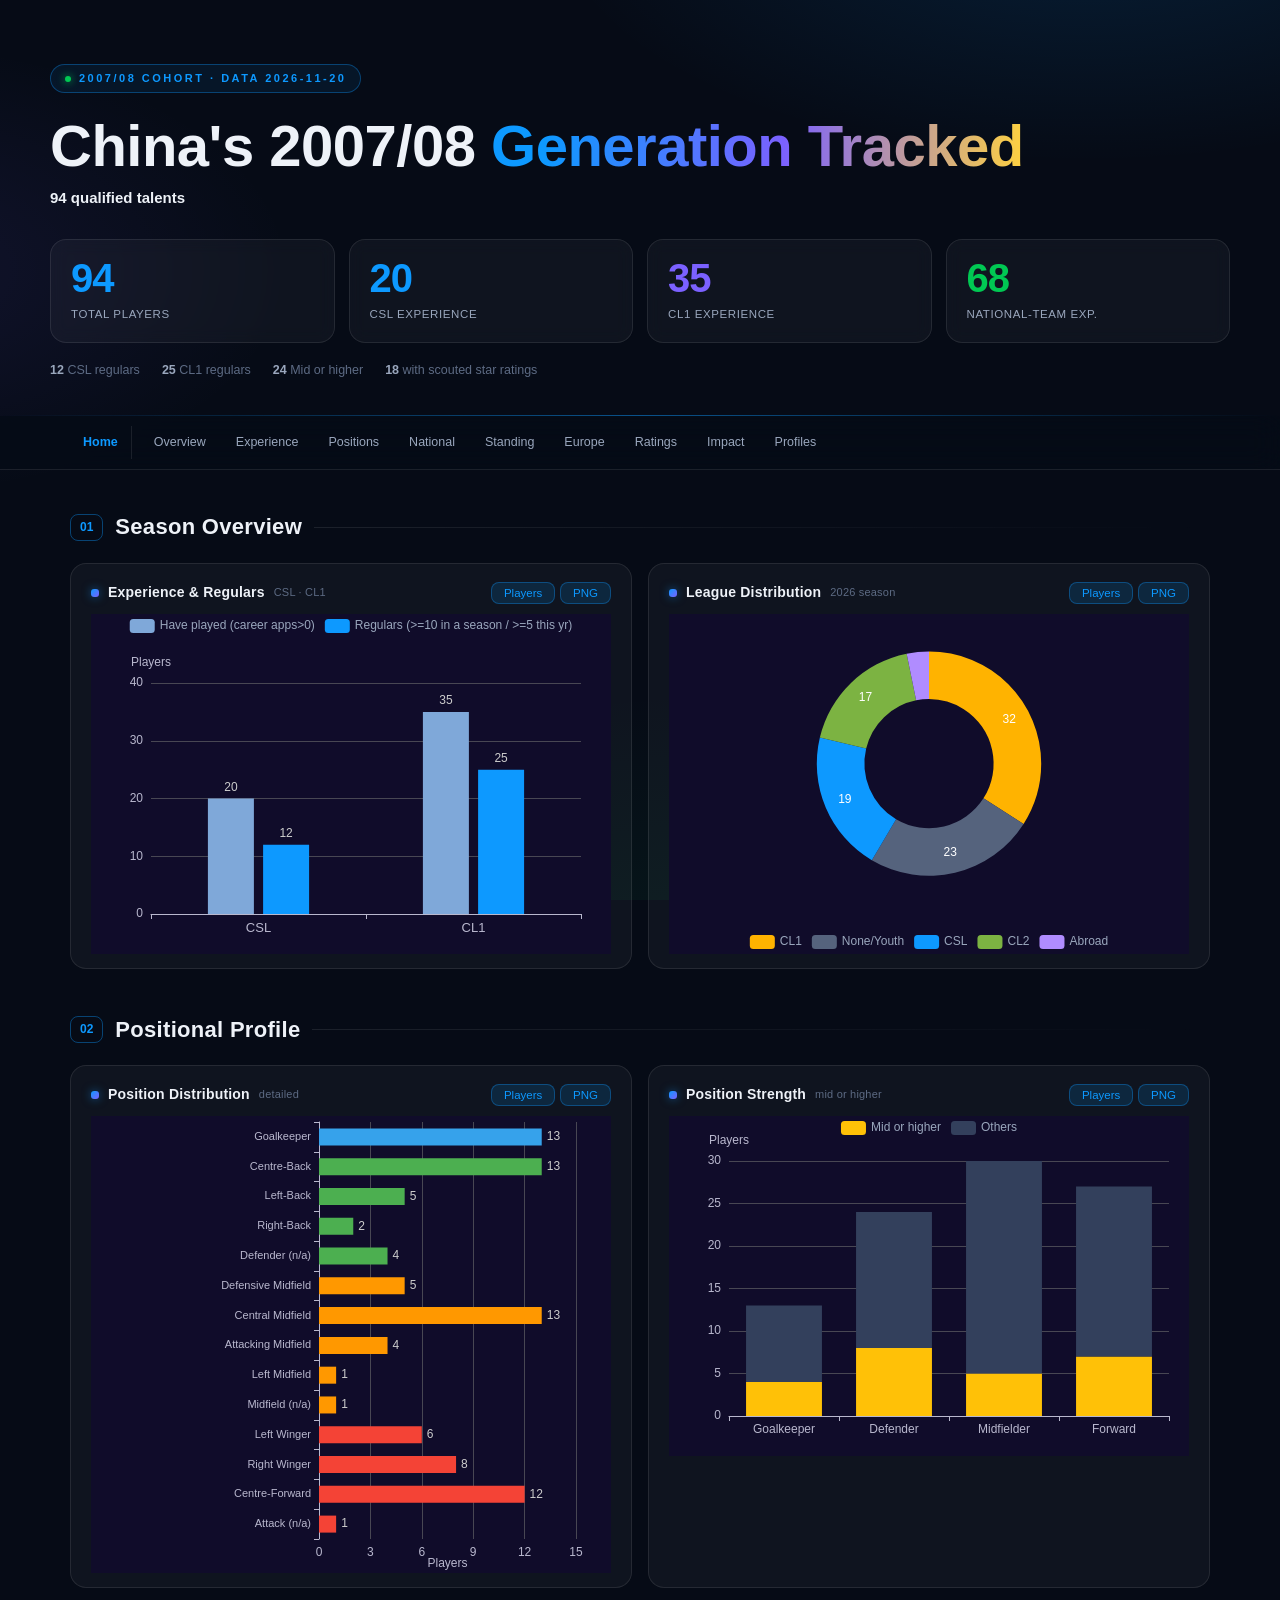
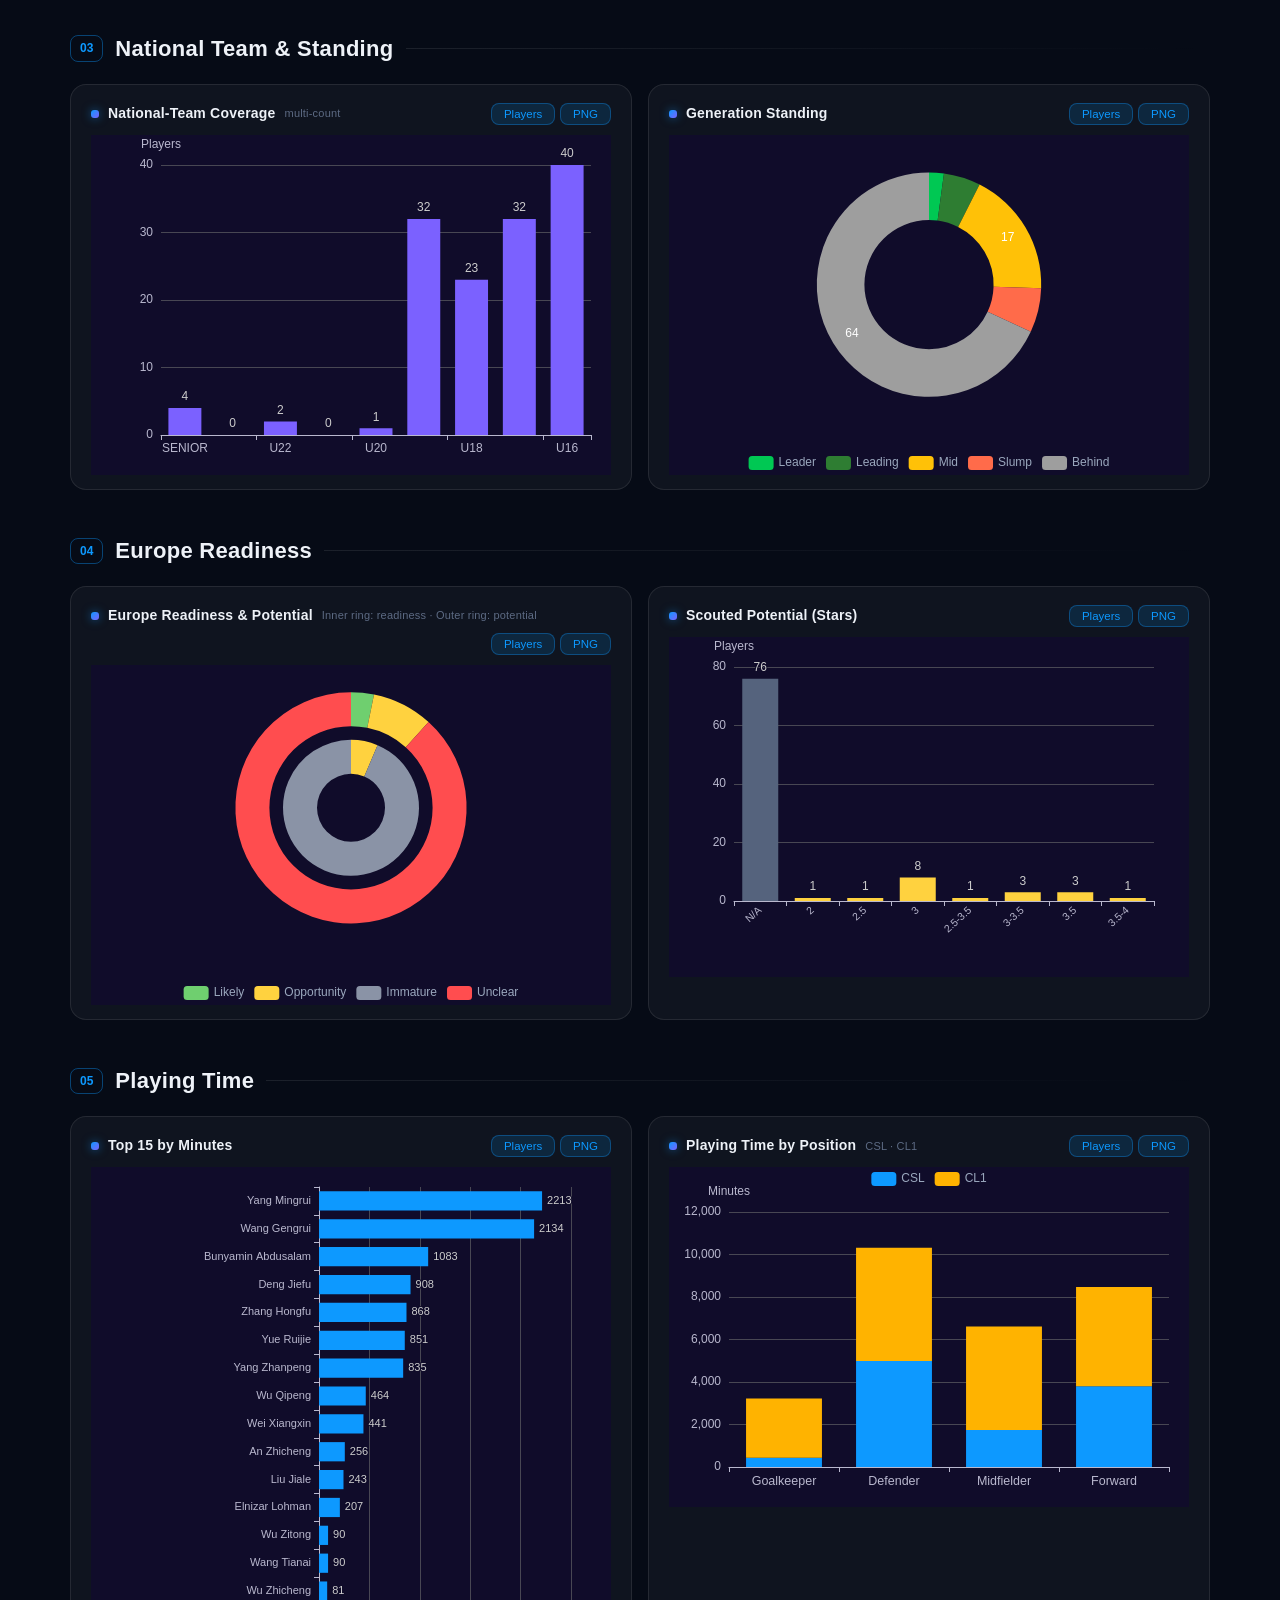
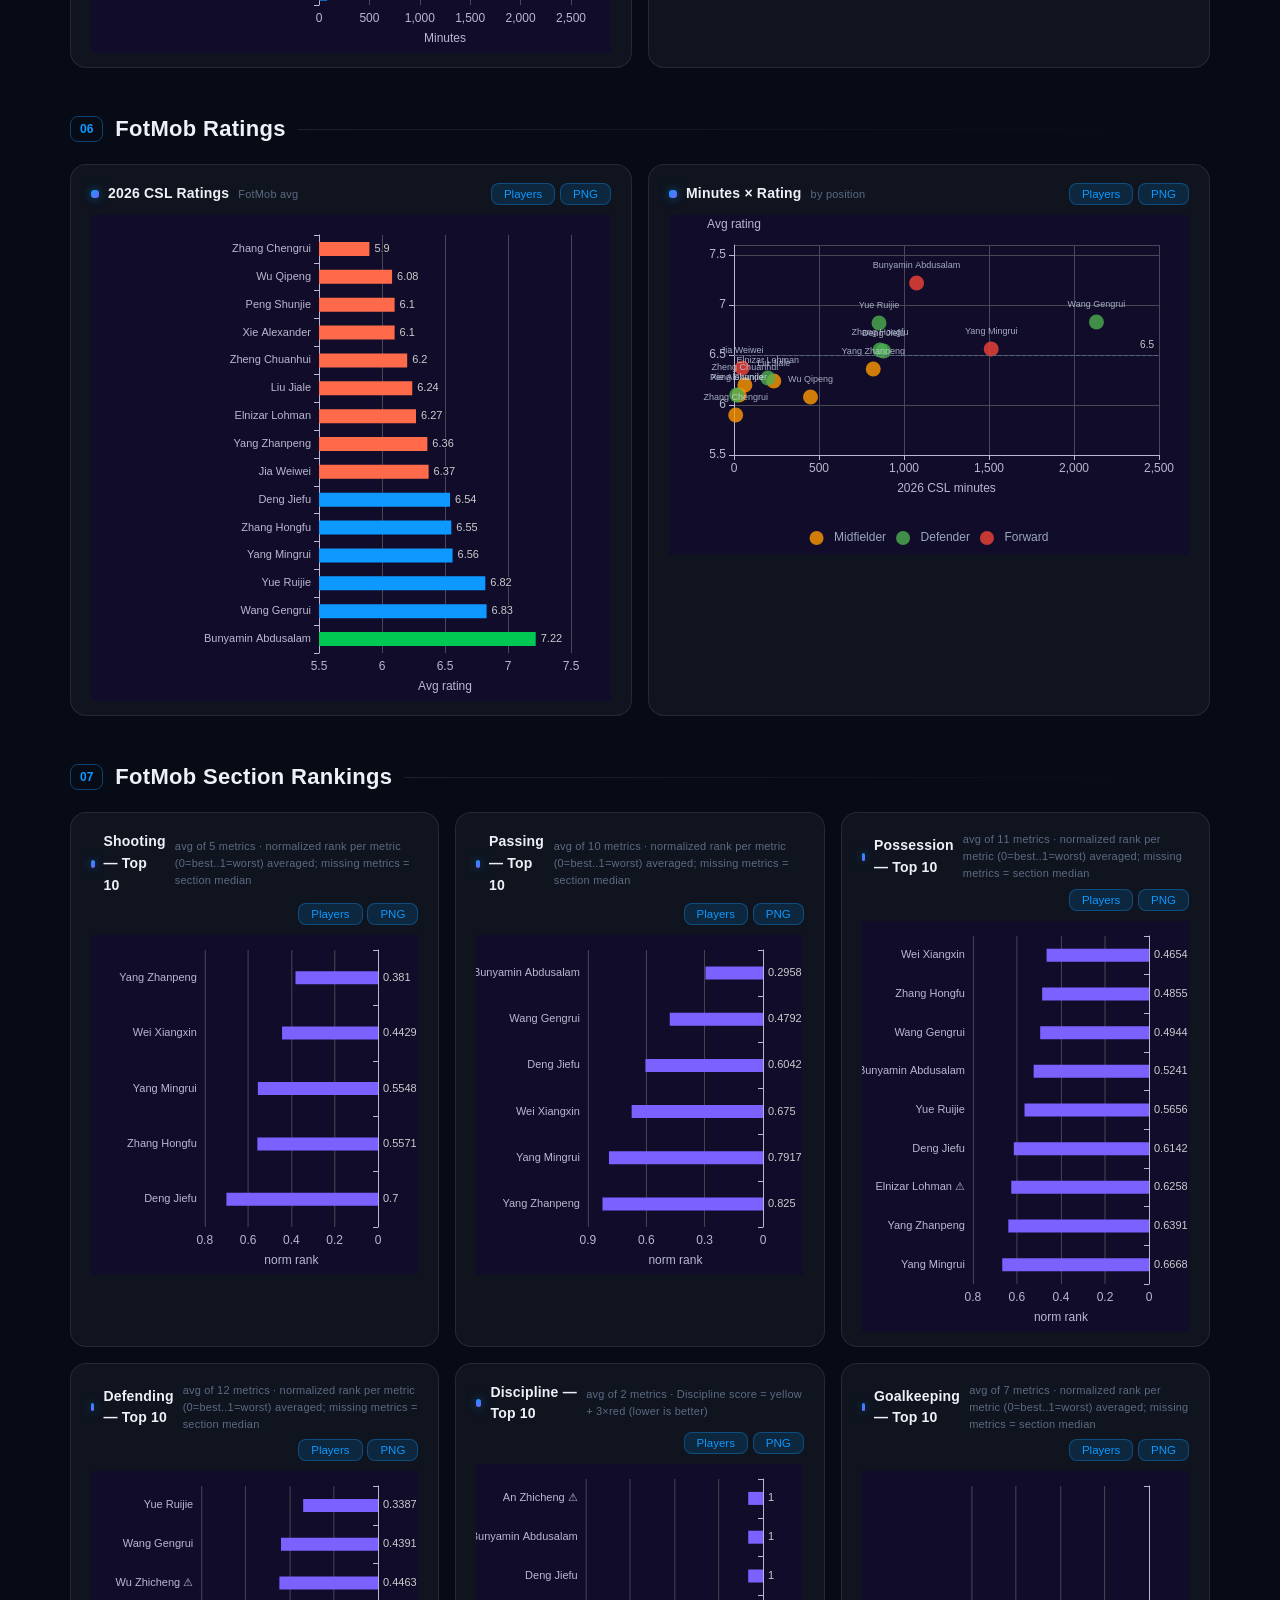
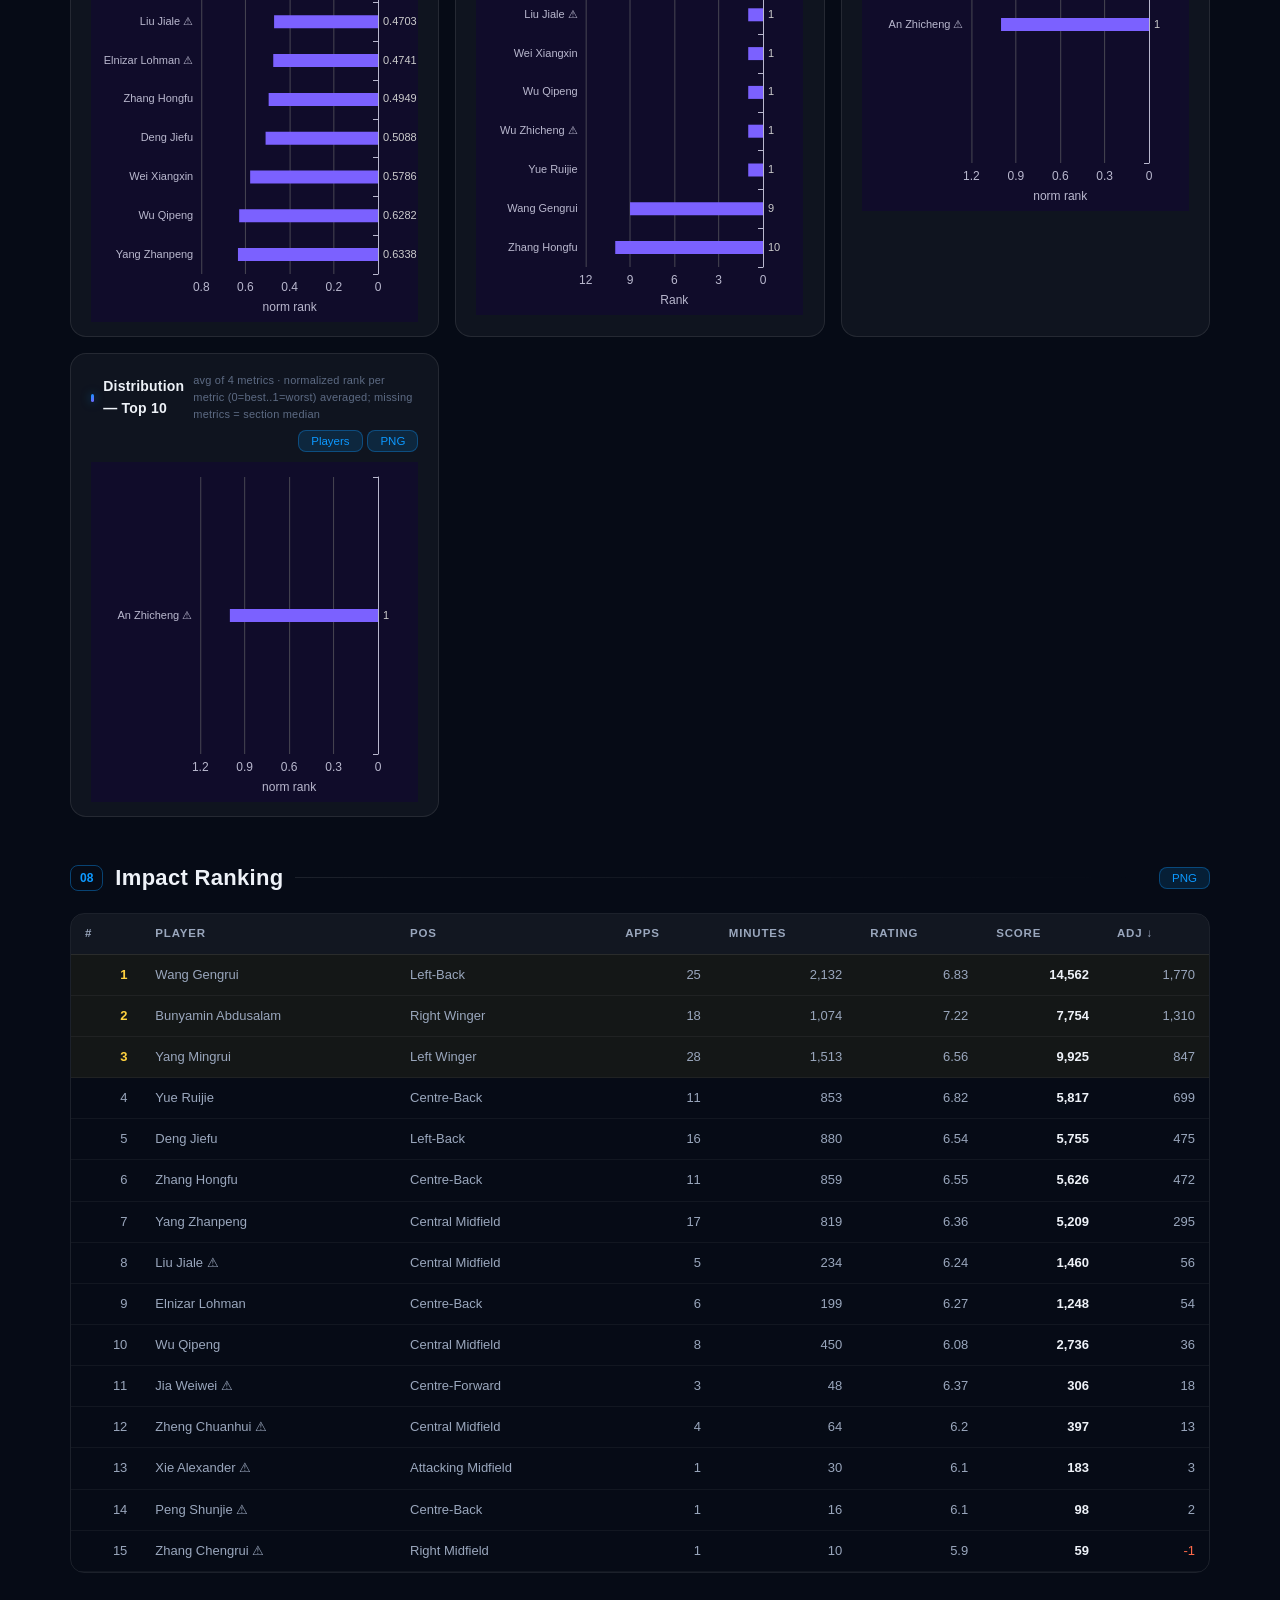
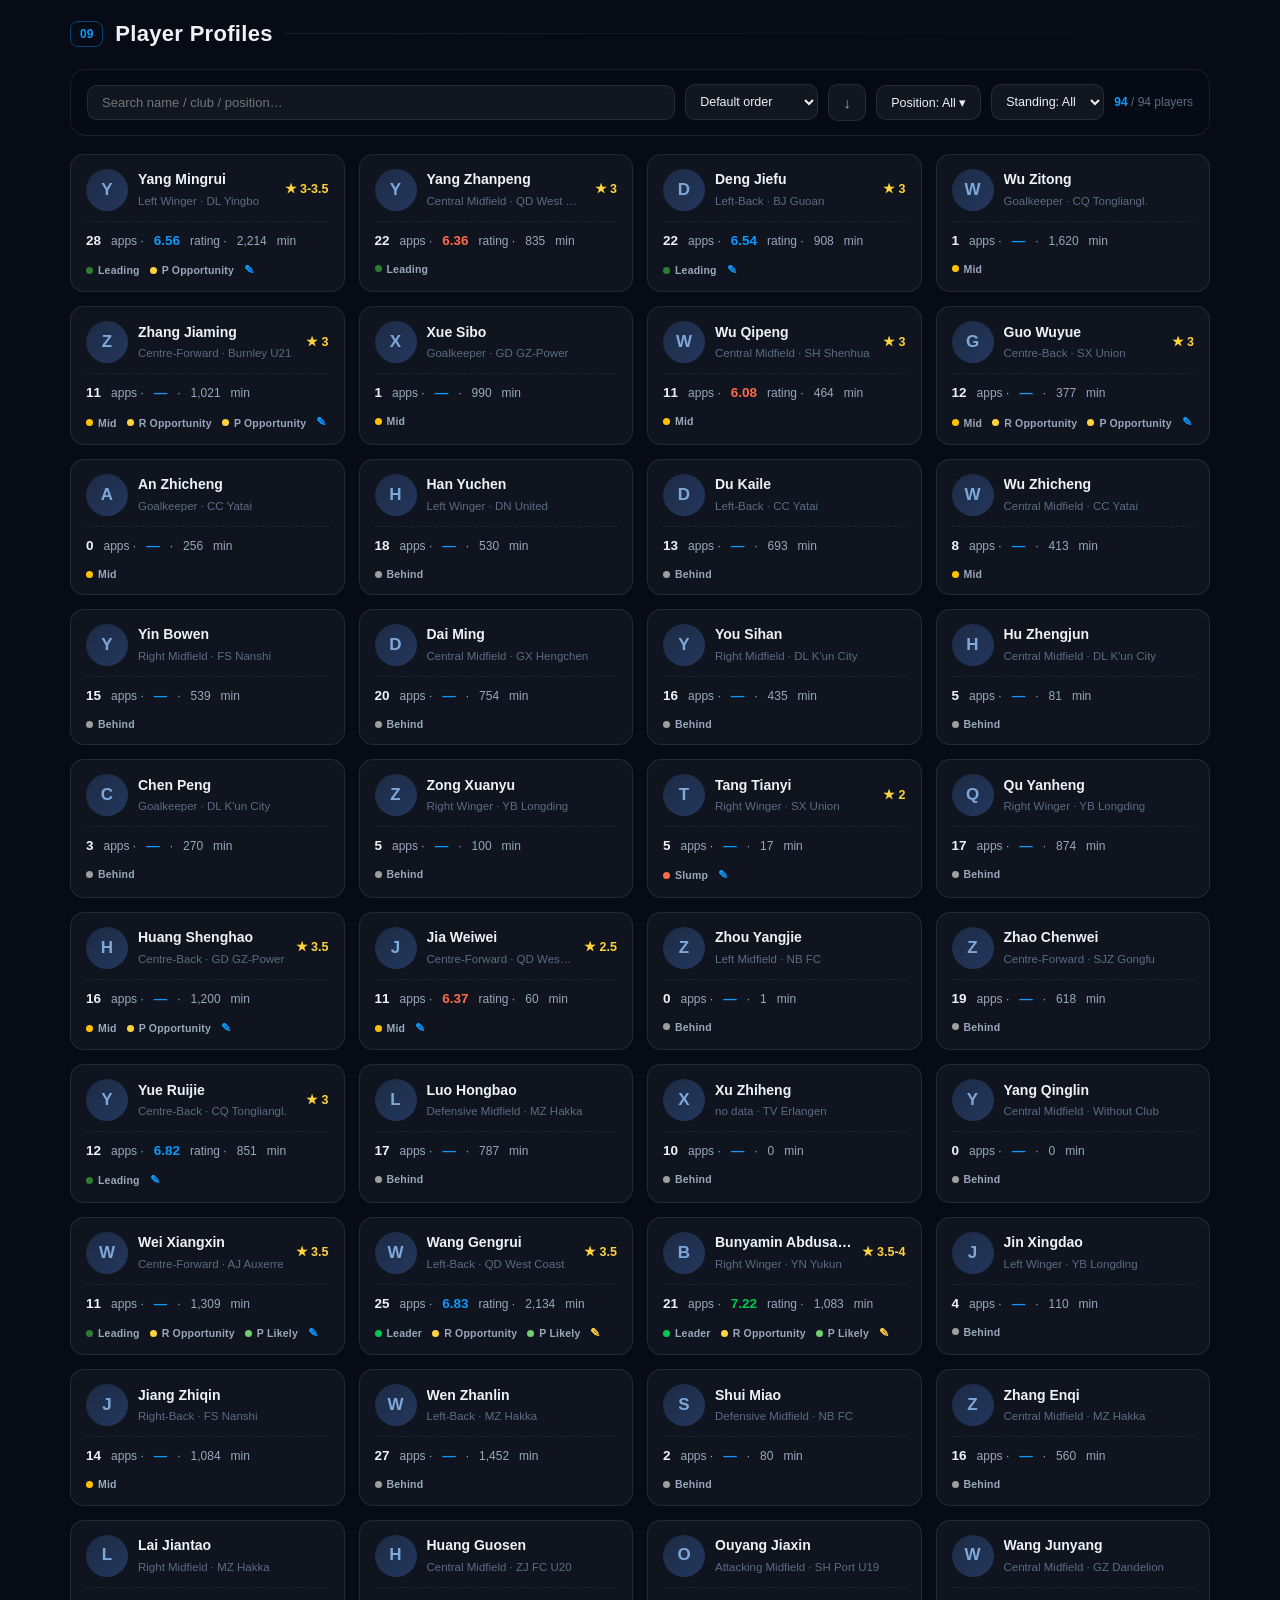
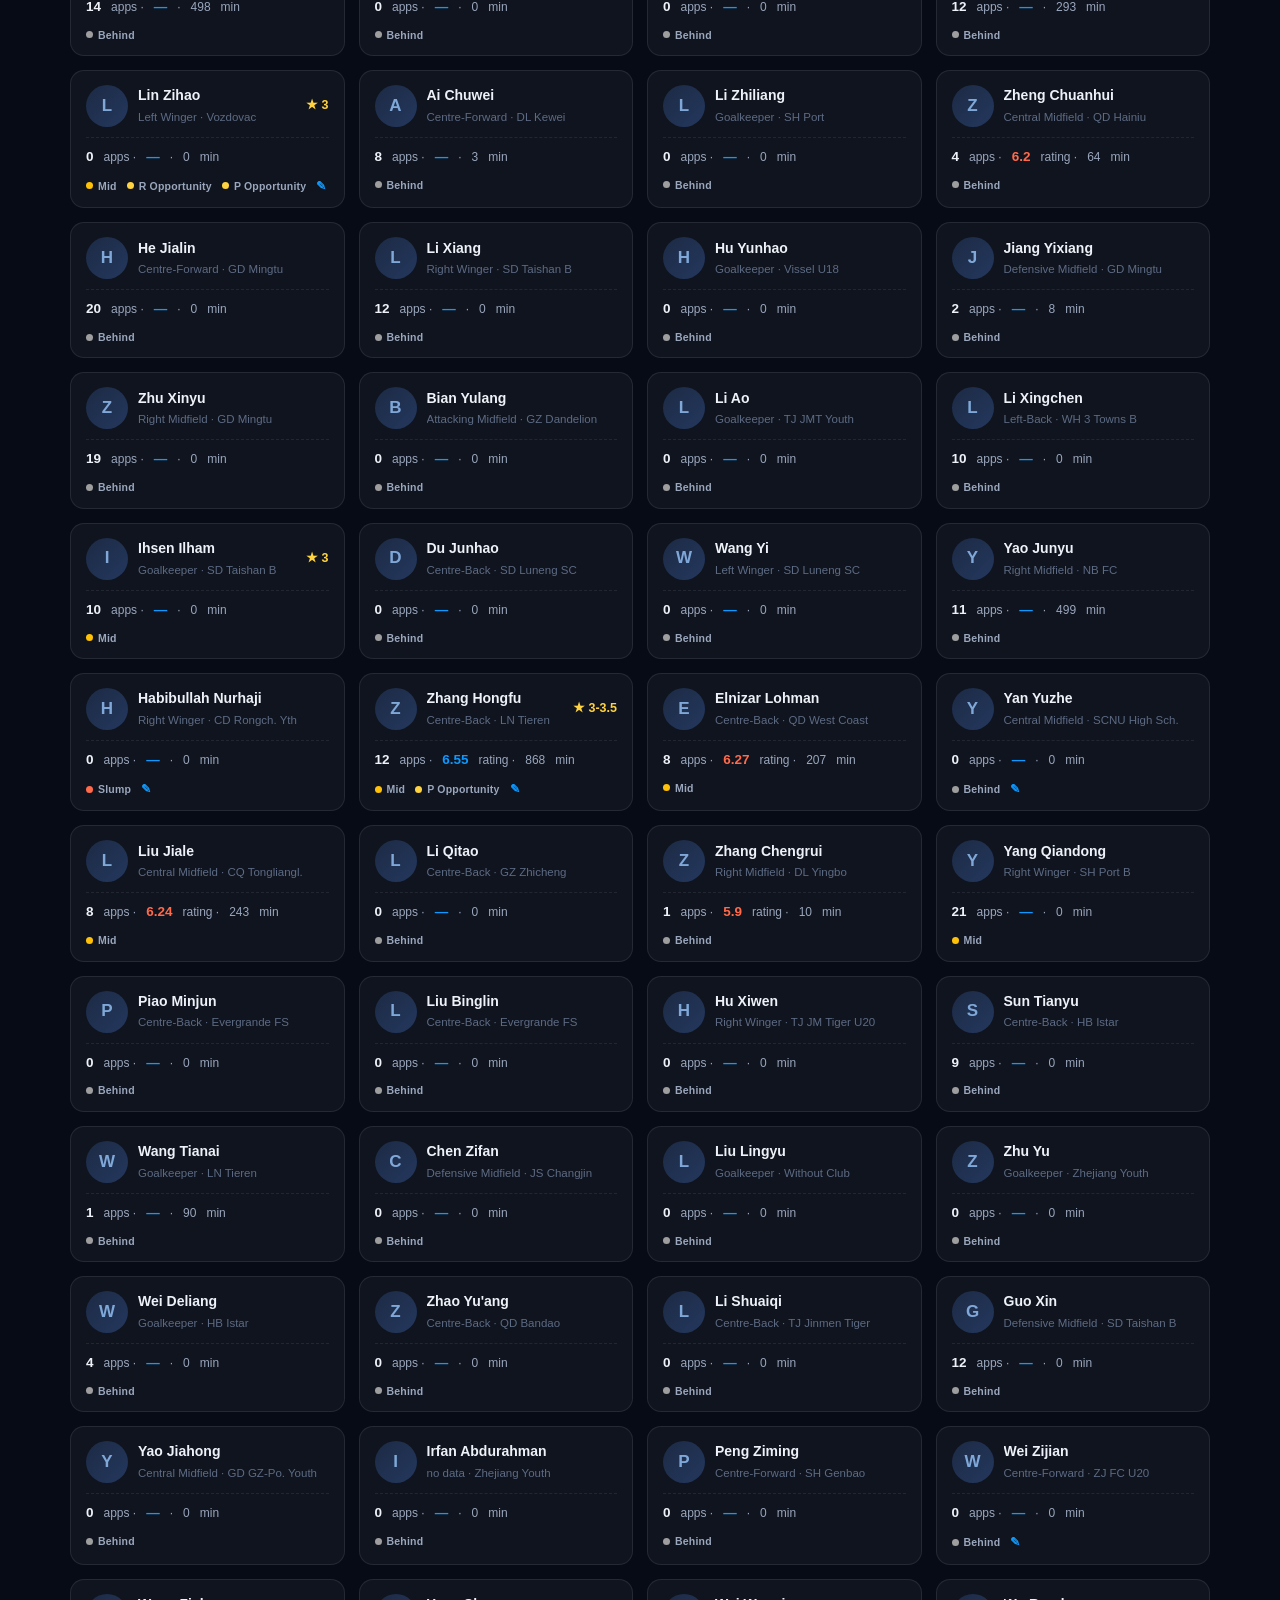
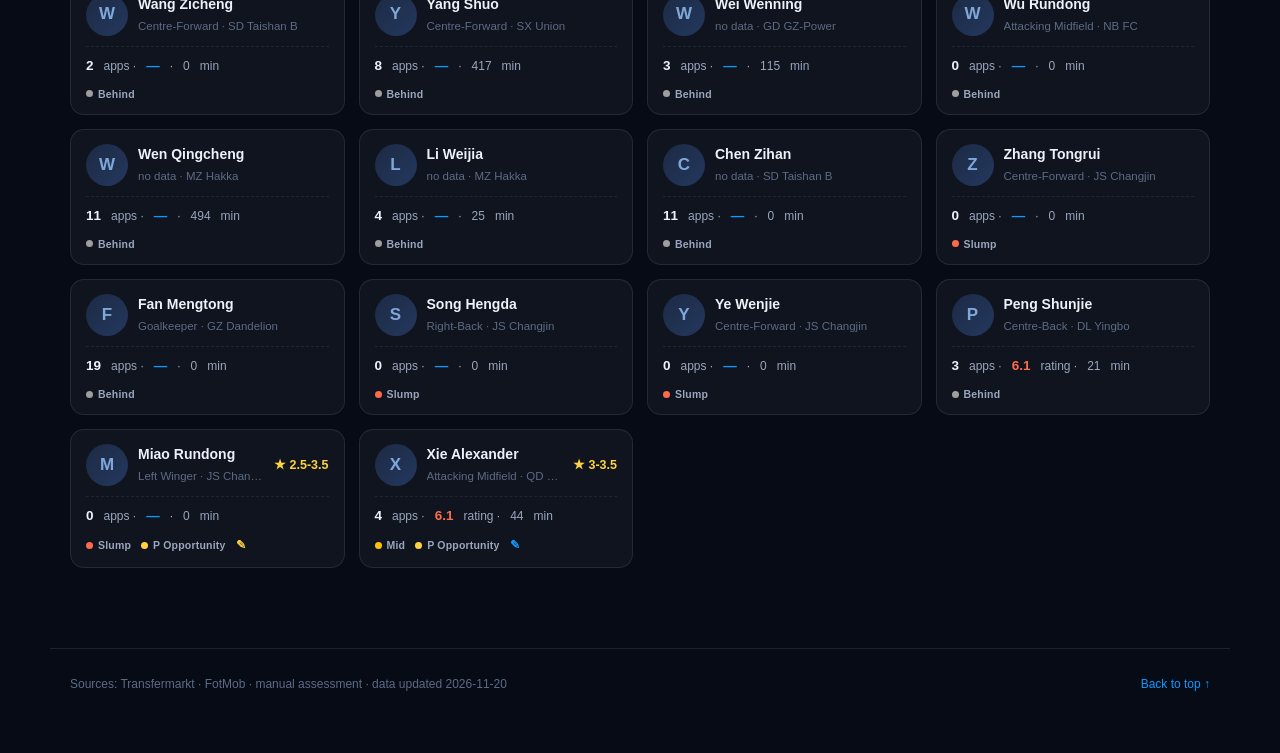
<file: reports/generation_report_0708.html>
<!DOCTYPE html>
<html lang="zh">
<head>
<meta charset="utf-8">
<meta name="viewport" content="width=device-width, initial-scale=1">
<link rel="stylesheet" href="../assets/report-chart-interactions.css">
<title>China's 2007/08 Generation — Football Analysis</title>
<style>
:root{
  --bg:#060b16; --bg2:#0a1226; --panel:rgba(255,255,255,.04); --line:rgba(255,255,255,.09);
  --tx:#eef2f8; --tx2:#9aa7bd; --tx3:#5d6b84;
  --blue:#0D99FF; --green:#00C853; --gold:#FFD23F; --purple:#7B61FF; --red:#FF6B4A;
  --mono:"Segoe UI", "Microsoft YaHei", sans-serif;
}
*{box-sizing:border-box}
html{scroll-behavior:smooth}
body{margin:0; background:var(--bg); color:var(--tx); font-family:var(--mono); line-height:1.55; -webkit-font-smoothing:antialiased}
.bg-glow{position:fixed; inset:0; z-index:-1; pointer-events:none; background:
  radial-gradient(900px 420px at 85% -10%, rgba(13,153,255,.14), transparent 60%),
  radial-gradient(700px 380px at -10% 30%, rgba(123,97,255,.10), transparent 60%),
  radial-gradient(800px 500px at 55% 110%, rgba(0,200,83,.07), transparent 60%),
  var(--bg);}

/* ---------- hero ---------- */
.hero{padding:64px 32px 36px; position:relative; overflow:hidden}
.hero::after{content:""; position:absolute; inset:auto 0 0 0; height:1px; background:linear-gradient(90deg,transparent,rgba(13,153,255,.5),transparent)}
.hero-inner{max-width:1180px; margin:0 auto}
.tag{display:inline-flex; align-items:center; gap:8px; font-size:11px; letter-spacing:2.5px; text-transform:uppercase;
  color:var(--blue); border:1px solid rgba(13,153,255,.35); background:rgba(13,153,255,.08);
  padding:5px 14px; border-radius:30px; font-weight:600}
.tag .dot{width:6px; height:6px; border-radius:50%; background:var(--green); box-shadow:0 0 8px var(--green)}
h1{font-size:clamp(34px,5.2vw,58px); margin:22px 0 8px; font-weight:800; letter-spacing:-.5px; line-height:1.08}
h1 .grad{background:linear-gradient(92deg,#0D99FF 10%,#7B61FF 55%,#FFD23F 100%); -webkit-background-clip:text; background-clip:text; color:transparent}
.hero-sub{color:var(--tx2); font-size:15px; max-width:760px; margin:6px 0 30px}
.hero-sub b{color:var(--tx)}
.kpi-strip{display:grid; grid-template-columns:repeat(auto-fit,minmax(170px,1fr)); gap:14px; margin-top:8px}
.kpi{background:var(--panel); border:1px solid var(--line); border-radius:16px; padding:18px 20px; backdrop-filter:blur(8px);
  transition:transform .18s, border-color .18s}
.kpi:hover{transform:translateY(-3px); border-color:rgba(13,153,255,.45)}
.kpi .num{font-size:40px; font-weight:800; letter-spacing:-1px; line-height:1}
.kpi .lab{font-size:11.5px; color:var(--tx2); margin-top:8px; letter-spacing:.6px; text-transform:uppercase}
.kpi.blue .num{color:var(--blue)} .kpi.green .num{color:var(--green)}
.kpi.gold .num{color:var(--gold)} .kpi.purple .num{color:var(--purple)}
.hero-mini{display:flex; flex-wrap:wrap; gap:8px 22px; margin-top:18px; font-size:12.5px; color:var(--tx3)}
.hero-mini b{color:var(--tx2); font-weight:600}

/* Report navigation and small-screen controls */
a:focus-visible, button:focus-visible, input:focus-visible, select:focus-visible,
[role="button"]:focus-visible {
  outline:2px solid var(--blue); outline-offset:3px;
}
nav .nav-home { border-right:1px solid var(--line); border-radius:0; margin-right:5px; }
#top, #profiles, #impact, .yr { scroll-margin-top:64px; }
.nav-inner { scrollbar-width:thin; scrollbar-color:var(--line) transparent; }
@media(max-width:640px) {
  body .nav-inner { padding:5px 12px; }
  body nav a { display:flex; align-items:center; min-height:42px; padding:6px 10px; }
  body .prof-toolbar { position:relative; top:auto; gap:8px; padding:10px; }
  body .prof-toolbar input[type=text] { flex-basis:100%; min-width:0; font-size:16px; }
  body .prof-toolbar select { min-width:0; max-width:100%; }
  body .prof-toolbar button, body .prof-toolbar select { min-height:42px; }
  body .fm-grid { grid-template-columns:repeat(auto-fill,minmax(min(100%,330px),1fr)); }
  body .cbar { gap:8px; }
}
@media(prefers-reduced-motion:reduce) {
  html { scroll-behavior:auto; }
  *, *::before, *::after { animation-duration:.01ms !important; transition-duration:.01ms !important; }
}

/* ---------- sticky nav ---------- */
nav{position:sticky; top:0; z-index:50; background:rgba(6,11,22,.82); backdrop-filter:blur(14px);
  border-bottom:1px solid var(--line)}
.nav-inner{max-width:1180px; margin:0 auto; display:flex; gap:4px; overflow-x:auto; padding:10px 20px;}

nav a{color:var(--tx2); text-decoration:none; font-size:12.5px; padding:7px 13px; border-radius:20px; white-space:nowrap; transition:.15s}
nav a:hover{color:var(--tx); background:rgba(255,255,255,.07)}
nav a:first-child{color:var(--blue); font-weight:700}

/* ---------- sections ---------- */
main{max-width:1180px; margin:0 auto; padding:34px 20px 80px}
.sec-title{display:flex; align-items:center; gap:12px; margin:44px 0 18px}
.sec-title .no{font-size:12px; color:var(--blue); border:1px solid rgba(13,153,255,.4); border-radius:8px; padding:3px 9px; font-weight:700}
.sec-title h2{margin:0; font-size:22px; font-weight:750; letter-spacing:.3px}
.sec-title .line{flex:1; height:1px; background:linear-gradient(90deg,var(--line),transparent)}
.grid2{display:grid; grid-template-columns:1fr 1fr; gap:16px; margin-bottom:16px}
@media (max-width:900px){ .grid2{grid-template-columns:1fr} }

.card{background:var(--panel); border:1px solid var(--line); border-radius:16px; padding:18px 20px 14px;
  transition:border-color .18s, transform .18s; scroll-margin-top:70px}
.card:hover{border-color:rgba(255,255,255,.16)}
.cbar{display:flex; justify-content:space-between; align-items:center; margin-bottom:10px}
.ct{display:flex; align-items:center; gap:9px; font-size:14px; font-weight:650; letter-spacing:.2px}
.ct .ci{width:8px; height:8px; border-radius:3px; background:linear-gradient(135deg,var(--blue),var(--purple)); box-shadow:0 0 10px rgba(13,153,255,.5)}
.ct .sub{font-size:11px; color:var(--tx3); font-weight:400}
.btn{background:rgba(13,153,255,.14); color:var(--blue); border:1px solid rgba(13,153,255,.35); border-radius:8px;
  padding:4px 12px; font-size:11.5px; cursor:pointer; transition:.15s; font-family:var(--mono)}
.btn:hover{background:rgba(13,153,255,.26)}
.chart{width:100%; height:340px}

/* FM rank grid */
.fm-grid{display:grid; grid-template-columns:repeat(auto-fill,minmax(330px,1fr)); gap:16px}

/* ---------- impact table ---------- */
.tbl-wrap{overflow-x:auto; border-radius:14px; border:1px solid var(--line)}
table.tbl{width:100%; border-collapse:collapse; font-size:13px}
.tbl th{background:rgba(255,255,255,.05); color:var(--tx2); font-weight:600; font-size:11.5px; text-transform:uppercase;
  letter-spacing:.8px; padding:11px 14px; text-align:left; border-bottom:1px solid var(--line); white-space:nowrap}
.tbl td{padding:10px 14px; border-bottom:1px solid rgba(255,255,255,.05); color:var(--tx2)}
.tbl tr:hover td{background:rgba(13,153,255,.06); color:var(--tx)}
.tbl tr.top3 td{background:rgba(255,210,63,.06)}
.tbl tr.top3 td:first-child{color:var(--gold); font-weight:800}
.tbl .num{text-align:right; font-variant-numeric:tabular-nums}
.tbl .num b{color:var(--tx)}

/* ---------- profiles ---------- */
.prof-toolbar{position:sticky; top:58px; z-index:40; display:flex; flex-wrap:wrap; gap:10px; align-items:center;
  background:rgba(6,11,22,.85); backdrop-filter:blur(12px); border:1px solid var(--line); border-radius:16px;
  padding:14px 16px; margin:10px 0 18px}
.prof-toolbar input[type=text]{flex:1 1 200px; min-width:150px; background:rgba(255,255,255,.05); border:1px solid var(--line);
  color:var(--tx); border-radius:10px; padding:9px 14px; font-size:13px; outline:none; font-family:var(--mono)}
.prof-toolbar input[type=text]:focus{border-color:var(--blue)}
.prof-toolbar select{background:rgba(255,255,255,.05); border:1px solid var(--line); color:var(--tx); border-radius:10px;
  padding:9px 10px; font-size:12.5px; outline:none; cursor:pointer; font-family:var(--mono)}
.prof-toolbar select option{background:#0a1226; color:var(--tx)}
.dir-btn{width:38px; height:37px; border-radius:10px; border:1px solid var(--line); background:rgba(255,255,255,.05);
  color:var(--tx2); cursor:pointer; font-size:15px; transition:.15s}
.dir-btn:hover{border-color:var(--blue); color:var(--blue)}
.chips{display:flex; gap:6px; flex-wrap:wrap}
.chip{padding:6px 13px; border-radius:20px; font-size:12px; border:1px solid var(--line); color:var(--tx2);
  background:transparent; cursor:pointer; transition:.15s; font-family:var(--mono)}
.chip:hover{color:var(--tx); border-color:rgba(255,255,255,.25)}
.chip.on{background:rgba(13,153,255,.18); border-color:var(--blue); color:var(--blue); font-weight:650}
/* position dropdown */
.pos-dd{position:relative}
.pos-btn{background:rgba(255,255,255,.05); border:1px solid var(--line); color:var(--tx); border-radius:10px;
  padding:9px 14px; font-size:12.5px; cursor:pointer; font-family:var(--mono); white-space:nowrap; transition:border-color .15s}
.pos-btn:hover{border-color:var(--blue)}
.pos-menu{position:absolute; top:calc(100% + 6px); left:0; z-index:60; min-width:240px; background:#0c1428;
  border:1px solid var(--line); border-radius:12px; padding:6px; box-shadow:0 18px 50px rgba(0,0,0,.5);
  display:none; max-height:400px; overflow:auto; scrollbar-width:thin; scrollbar-color:#33405c transparent}
.pos-menu.show{display:block}
.pos-i{display:block; width:100%; text-align:left; background:none; border:none; color:var(--tx3); font-size:12px;
  padding:6px 12px; cursor:pointer; border-radius:7px; font-family:var(--mono); transition:.12s}
.pos-i:hover{background:rgba(13,153,255,.12); color:var(--tx)}
.pos-i.on{color:var(--blue); font-weight:650}
.pos-i.top{color:var(--tx2); border-bottom:1px solid var(--line); border-radius:0; margin-bottom:4px; padding:7px 10px}
.pos-i.top.on{color:var(--blue)}
.pos-g{display:flex; width:100%; align-items:center; gap:8px; background:none; border:none; color:var(--tx2);
  font-size:12.5px; padding:8px 10px; cursor:pointer; border-radius:8px; text-align:left; font-family:var(--mono); transition:.12s}
.pos-g:hover{background:rgba(255,255,255,.06); color:var(--tx)}
.pos-g .arr{color:var(--tx3); font-size:10px; width:12px; transition:transform .15s; flex-shrink:0}
.pos-g.on{color:var(--blue); font-weight:650}
.pos-group.open .pos-g .arr{transform:rotate(90deg)}
.pos-items{display:none; padding-left:10px}
.pos-group.open .pos-items{display:block}
.pos-count{font-size:10.5px; color:var(--tx3); margin-left:auto}
.pos-items .pos-i{display:flex; justify-content:space-between}
.pd-count{font-size:12px; color:var(--tx3); margin-left:auto; white-space:nowrap}
.pd-count b{color:var(--blue)}

.pd-grid{display:grid; grid-template-columns:repeat(auto-fill,minmax(225px,1fr)); gap:14px}
.pd-card{background:var(--panel); border:1px solid var(--line); border-radius:14px; padding:14px 15px 12px; cursor:pointer;
  position:relative; transition:transform .16s, border-color .16s, box-shadow .16s; overflow:hidden}
.pd-card::before{content:""; position:absolute; inset:0 0 auto 0; height:2px; background:linear-gradient(90deg,var(--blue),var(--purple));
  opacity:0; transition:opacity .16s}
.pd-card:hover{transform:translateY(-3px); border-color:rgba(13,153,255,.5); box-shadow:0 10px 30px rgba(0,0,0,.35)}
.pd-card:hover::before{opacity:1}
.pd-top{display:flex; align-items:center; gap:10px}
.pd-ph{width:42px; height:42px; border-radius:50%; overflow:hidden; flex-shrink:0; background:linear-gradient(135deg,#1c2a44,#24385e);
  display:flex; align-items:center; justify-content:center; font-weight:700; font-size:17px; color:#7fa8d9}
.pd-ph img{width:100%; height:100%; object-fit:cover}
.pd-nm{flex:1; min-width:0}
.pd-nm .nm{font-size:14px; font-weight:700; color:var(--tx); white-space:nowrap; overflow:hidden; text-overflow:ellipsis}
.pd-nm .meta{font-size:11.5px; color:var(--tx3); margin-top:2px; white-space:nowrap; overflow:hidden; text-overflow:ellipsis}
.pd-pot{font-size:12.5px; color:var(--gold); font-weight:700; flex-shrink:0}
.pd-row{display:flex; align-items:baseline; gap:10px; margin-top:10px; padding-top:9px; border-top:1px dashed rgba(255,255,255,.08);
  font-size:12px; color:var(--tx2); font-variant-numeric:tabular-nums}
.pd-row .stat{font-weight:700; font-size:13.5px; color:var(--tx)}
.pd-row .stat.g{color:var(--green)} .pd-row .stat.b{color:var(--blue)} .pd-row .stat.r{color:var(--red)}
/* 评估行：色点 + 短词（取代胶囊标签） */
.pd-eval{display:flex; align-items:center; flex-wrap:wrap; gap:7px 10px; margin-top:9px; min-height:15px}
.pd-eval .ev{display:inline-flex; align-items:center; gap:5px; font-size:10.5px; font-weight:650; color:var(--tx2); letter-spacing:.2px}
.pd-eval .dot{width:7px; height:7px; border-radius:50%; display:inline-block; flex-shrink:0}
.pd-eval .note{color:var(--blue); font-size:12px; cursor:default}
/* 有 Detailed Overview 的球员：铅笔标记转金色 */
.pd-eval .note.gold{color:var(--gold)}

/* ---------- modal ---------- */
.pd-overlay{position:fixed; inset:0; background:rgba(3,6,14,.7); backdrop-filter:blur(6px); display:none;
  align-items:flex-start; justify-content:center; z-index:100; padding:34px 14px; overflow:auto}
.pd-overlay.show{display:flex}
.pd-modal{background:linear-gradient(180deg,#0c1428,#0a1122); border:1px solid var(--line); border-radius:18px;
  max-width:780px; width:100%; padding:26px 28px; box-shadow:0 24px 70px rgba(0,0,0,.5); position:relative; animation:pop .18s ease}
@keyframes pop{from{opacity:0; transform:translateY(12px) scale(.985)} to{opacity:1; transform:none}}
.pd-modal .cls{position:absolute; top:14px; right:16px; border:1px solid var(--line); background:rgba(255,255,255,.06);
  border-radius:50%; width:32px; height:32px; font-size:14px; cursor:pointer; color:var(--tx2); transition:.15s}
.pd-modal .cls:hover{color:var(--tx); background:rgba(255,255,255,.14)}
.pm-head{display:flex; gap:16px; align-items:flex-start; padding-right:36px}
.pm-ph{width:76px; height:76px; border-radius:18px; overflow:hidden; flex-shrink:0; background:linear-gradient(135deg,#1c2a44,#24385e);
  display:flex; align-items:center; justify-content:center; font-size:30px; font-weight:800; color:#7fa8d9}
.pm-ph img{width:100%; height:100%; object-fit:cover}
.pm-id{flex:1; min-width:0}
.pm-name{font-size:23px; font-weight:800; letter-spacing:-.3px; margin:0}
.pm-name .stars{color:var(--gold); font-size:15px; letter-spacing:2px; vertical-align:2px}
.pm-meta{font-size:12.5px; color:var(--tx2); margin-top:4px; display:flex; align-items:center; gap:8px; flex-wrap:wrap}
.nt-badge{font-size:10px; font-weight:700; letter-spacing:.5px; padding:2px 9px; border-radius:12px;
  background:rgba(0,200,83,.13); color:#4ade80; border:1px solid rgba(0,200,83,.35)}
/* 评估条：替代头部胶囊标签，结构化四格仪表盘 */
.pm-strip{display:grid; grid-template-columns:repeat(auto-fit,minmax(118px,1fr)); gap:10px; margin-top:14px}
.pm-cell{background:rgba(255,255,255,.035); border:1px solid var(--line); border-radius:12px; padding:10px 13px 11px;
  transition:border-color .15s}
.pm-cell:hover{border-color:rgba(255,255,255,.22)}
.pm-cell .pk{font-size:9.5px; letter-spacing:1.3px; text-transform:uppercase; color:var(--tx3); font-weight:650}
.pm-cell .pv{font-size:15.5px; font-weight:750; margin-top:5px; line-height:1.15}
.pm-cell .pv small{font-size:10px; font-weight:600; opacity:.75; margin-left:4px}
.pm-rt{flex-shrink:0; text-align:center; background:rgba(255,255,255,.045); border:1px solid var(--line); border-radius:14px;
  padding:12px 16px 10px; min-width:96px}
.pm-rt .big{font-size:30px; font-weight:800; line-height:1}
.pm-rt .sm{font-size:10.5px; color:var(--tx3); margin-top:5px; line-height:1.4}
.pm-sec{background:rgba(255,255,255,.035); border:1px solid var(--line); border-radius:13px; padding:14px 16px; margin-top:14px}
.pm-sec h4{margin:0 0 9px; font-size:12px; color:var(--blue); letter-spacing:1.4px; text-transform:uppercase; font-weight:700}
.pm-grid2{display:grid; grid-template-columns:1fr 1fr; gap:14px}
@media (max-width:640px){ .pm-grid2{grid-template-columns:1fr} }
.pm-rows{display:grid; grid-template-columns:1fr 1fr; gap:6px 18px; font-size:13px; line-height:1.85}
.pm-rows b{color:var(--tx); font-weight:600}
.pm-rows .v{color:var(--tx2)}
.pm-assess{display:grid; grid-template-columns:1fr 1fr; gap:9px}
.pm-assess .cell{background:rgba(255,255,255,.03); border:1px solid var(--line); border-radius:10px; padding:10px 13px}
.pm-assess .k{font-size:10.5px; color:var(--tx3); letter-spacing:1px; text-transform:uppercase}
.pm-assess .v2{font-size:15px; font-weight:700; margin-top:3px}
.pm-foot{font-size:11px; color:var(--tx3); margin-top:16px; padding-top:12px; border-top:1px solid var(--line)}
/* ---------- 多版本 overview（带日期，可切换；默认显示最新一版） ---------- */
.ov-tabs{display:flex; flex-wrap:wrap; gap:8px; margin:2px 0 12px}
.ov-tab{display:inline-flex; align-items:center; gap:8px; font:inherit; font-size:11.5px; font-weight:650;
  color:var(--tx2); background:rgba(255,255,255,.04); border:1px solid var(--line); border-radius:20px;
  padding:5px 13px; cursor:pointer; transition:color .15s, border-color .15s, background .15s}
.ov-tab:hover{color:var(--tx); border-color:rgba(255,255,255,.24)}
.ov-tab.on{color:#06101f; background:var(--blue); border-color:var(--blue)}
.ov-tab .d{font-variant-numeric:tabular-nums; letter-spacing:.3px; font-weight:750; opacity:.85}
.ov-tab.on .d{opacity:1}
.ov-date{display:inline-block; font-size:11px; font-weight:700; color:var(--tx3); letter-spacing:.4px;
  border:1px solid var(--line); border-radius:12px; padding:2px 10px; margin-bottom:9px}
.ov-body{display:none; font-size:13px; line-height:1.85; color:var(--tx2);
  max-height:420px; overflow-y:auto; padding-right:6px; scrollbar-width:thin; scrollbar-color:#33405c transparent}
.ov-body.on{display:block}
.ov-body p{margin:0 0 10px}
.ov-body p:last-child{margin-bottom:0}
.ov-note{font-size:10.5px; color:var(--tx3); margin-top:11px}
.attr-chips{display:flex; flex-wrap:wrap; gap:6px}
.attr-chip{display:inline-block; font-size:12px; color:#fff; padding:3px 11px; border-radius:12px; font-weight:600}
.imp-wrap{max-height:430px; overflow-y:auto; margin:6px 2px 2px; scrollbar-width:thin; scrollbar-color:#33405c transparent}
footer{max-width:1180px; margin:0 auto; padding:26px 20px 60px; color:var(--tx3); font-size:12px;
  border-top:1px solid var(--line); display:flex; flex-wrap:wrap; gap:8px 24px; justify-content:space-between}
footer a{color:var(--blue); text-decoration:none}
</style>
</head>

<body>
<div class="bg-glow"></div>

<header class="hero">
  <div class="hero-inner">
    <div class="tag"><span class="dot"></span>2007/08 Cohort · Data 2026-11-20</div>
    <h1>China's 2007/08 <span class="grad">Generation Tracked</span></h1>
    <p class="hero-sub"><b>94 qualified talents</b></p>
    <div class="kpi-strip" id="kpis"></div>
    <div class="hero-mini" id="heroMini"></div>
  </div>
</header>

<nav aria-label="Report sections"><div class="nav-inner">
  <a class="nav-home" href="../index.html">Home</a>
  <a href="#top">Overview</a>
  <a href="#exp-card">Experience</a>
  <a href="#pos-card">Positions</a>
  <a href="#nt-card">National</a>
  <a href="#gs-card">Standing</a>
  <a href="#eu-card">Europe</a>
  <a href="#rt-card">Ratings</a>
  <a href="#impact">Impact</a>
  <a href="#profiles">Profiles</a>
</div></nav>

<main id="top">
  <div class="sec-title" style="margin-top:6px"><span class="no">01</span><h2>Season Overview</h2><span class="line"></span></div>
  <div class="grid2">
    <div class="card" id="exp-card">
      <div class="cbar"><div class="ct"><span class="ci"></span>Experience &amp; Regulars <span class="sub">CSL · CL1</span></div><button class="btn" data-chart="chartFoot">PNG</button></div>
      <div id="chartFoot" class="chart"></div>
    </div>
    <div class="card" id="league-card">
      <div class="cbar"><div class="ct"><span class="ci"></span>League Distribution <span class="sub">2026 season</span></div><button class="btn" data-chart="chartLeague">PNG</button></div>
      <div id="chartLeague" class="chart"></div>
    </div>
  </div>

  <div class="sec-title"><span class="no">02</span><h2>Positional Profile</h2><span class="line"></span></div>
  <div class="grid2">
    <div class="card" id="pos-card">
      <div class="cbar"><div class="ct"><span class="ci"></span>Position Distribution <span class="sub">detailed</span></div><button class="btn" data-chart="chartPos">PNG</button></div>
      <div id="chartPos" class="chart"></div>
    </div>
    <div class="card" id="posgood-card">
      <div class="cbar"><div class="ct"><span class="ci"></span>Position Strength <span class="sub">mid or higher</span></div><button class="btn" data-chart="chartPosGood">PNG</button></div>
      <div id="chartPosGood" class="chart"></div>
    </div>
  </div>

  <div class="sec-title"><span class="no">03</span><h2>National Team &amp; Standing</h2><span class="line"></span></div>
  <div class="grid2">
    <div class="card" id="nt-card">
      <div class="cbar"><div class="ct"><span class="ci"></span>National-Team Coverage <span class="sub">multi-count</span></div><button class="btn" data-chart="chartNt">PNG</button></div>
      <div id="chartNt" class="chart"></div>
    </div>
    <div class="card" id="gs-card">
      <div class="cbar"><div class="ct"><span class="ci"></span>Generation Standing</div><button class="btn" data-chart="chartGs">PNG</button></div>
      <div id="chartGs" class="chart"></div>
    </div>
  </div>

  <div class="sec-title"><span class="no">04</span><h2>Europe Readiness</h2><span class="line"></span></div>
  <div class="grid2">
    <div class="card" id="eu-card">
      <div class="cbar"><div class="ct"><span class="ci"></span>Europe Readiness &amp; Potential <span class="sub">Inner ring: readiness · Outer ring: potential</span></div><button class="btn" data-chart="chartEurope">PNG</button></div>
      <div id="chartEurope" class="chart"></div>
    </div>
    <div class="card" id="pot-card">
      <div class="cbar"><div class="ct"><span class="ci"></span>Scouted Potential (Stars)</div><button class="btn" data-chart="chartPot">PNG</button></div>
      <div id="chartPot" class="chart"></div>
    </div>
  </div>

  <div class="sec-title"><span class="no">05</span><h2>Playing Time</h2><span class="line"></span></div>
  <div class="grid2">
    <div class="card" id="top-card">
      <div class="cbar"><div class="ct"><span class="ci"></span>Top 15 by Minutes</div><button class="btn" data-chart="chartTop">PNG</button></div>
      <div id="chartTop" class="chart"></div>
    </div>
    <div class="card" id="postime-card">
      <div class="cbar"><div class="ct"><span class="ci"></span>Playing Time by Position <span class="sub">CSL · CL1</span></div><button class="btn" data-chart="chartPosTime">PNG</button></div>
      <div id="chartPosTime" class="chart"></div>
    </div>
  </div>

  <div class="sec-title"><span class="no">06</span><h2>FotMob Ratings</h2><span class="line"></span></div>
  <div class="grid2">
    <div class="card" id="rt-card">
      <div class="cbar"><div class="ct"><span class="ci"></span>2026 CSL Ratings <span class="sub">FotMob avg</span></div><button class="btn" data-chart="chartRating">PNG</button></div>
      <div id="chartRating" class="chart"></div>
    </div>
    <div class="card" id="scat-card">
      <div class="cbar"><div class="ct"><span class="ci"></span>Minutes × Rating <span class="sub">by position</span></div><button class="btn" data-chart="chartScatter">PNG</button></div>
      <div id="chartScatter" class="chart"></div>
    </div>
  </div>

  <div class="sec-title"><span class="no">07</span><h2>FotMob Section Rankings</h2><span class="line"></span></div>
  <div class="fm-grid" id="fmRankGrid"></div>

  <div class="sec-title" id="impact"><span class="no">08</span><h2>Impact Ranking</h2><span class="line"></span>
    <button class="btn" id="impactExport">PNG</button></div>
  <div class="tbl-wrap" id="impactTable">
    <table class="tbl">
      <thead><tr><th>#</th><th>Player</th><th>Pos</th><th>Apps</th><th>Minutes</th><th>Rating</th><th>Score</th><th aria-sort="descending" title="Default order: adjusted impact">Adj ↓</th></tr></thead>
      <tbody id="impactBody"></tbody>
    </table>
  </div>

  <div class="sec-title" id="profiles"><span class="no">09</span><h2>Player Profiles</h2><span class="line"></span></div>
  <div class="prof-toolbar">
    <input type="text" id="pdSearch" aria-label="Search players" placeholder="Search name / club / position…">
    <select id="pdSort" aria-label="Sort players">
      <option value="default">Default order</option>
      <option value="pot">★ Potential</option>
      <option value="rating">Rating (FotMob)</option>
      <option value="apps">Apps</option>
      <option value="mins">Minutes</option>
      <option value="name">Name (A–Z)</option>
    </select>
    <button class="dir-btn" id="pdDir" title="Direction">↓</button>
    <div class="pos-dd">
      <button class="pos-btn" id="pdPosBtn" type="button">Position: All ▾</button>
      <div class="pos-menu" id="pdPosMenu">
        <button class="pos-i top" type="button" data-pos="All">All Positions</button>
        <div id="pdPosGroups"></div>
      </div>
    </div>
    <select id="pdGs">
      <option value="All">Standing: All</option>
      <option value="Leader">Leader</option>
      <option value="Leading">Leading</option>
      <option value="Mid">Mid</option>
      <option value="Behind">Behind</option>
      <option value="Slump">Slump</option>
    </select>
    <span class="pd-count" id="pdCount"></span>
  </div>
  <div class="pd-grid" id="pdGrid"></div>
</main>

<footer>
  <span>Sources: Transfermarkt · FotMob · manual assessment · data updated 2026-11-20</span>
  <span><a href="#top">Back to top ↑</a></span>
</footer>

<div class="pd-overlay" id="pdOverlay"><div class="pd-modal" id="pdModal"></div></div>

<script src="../assets/echarts.min.js"></script>
<script src="../assets/report-chart-interactions.js?v=20261120-assessment"></script>
<script src="../assets/html2canvas.min.js"></script>
<script>const DATA = {"kpi": {"total": 94, "cs_ever": 20, "c1_ever": 35, "cs_foot": 12, "c1_foot": 25, "gs_good": 24, "ep_good": 11, "nt": 68, "pot": 18}, "foot": {"cat": ["CSL", "CL1"], "ever": [20, 35], "foot": [12, 25]}, "league_dist": [{"name": "CL1", "value": 32}, {"name": "None/Youth", "value": 23}, {"name": "CSL", "value": 19}, {"name": "CL2", "value": 17}, {"name": "Abroad", "value": 3}], "pos_fine": [{"name": "Goalkeeper", "value": 13, "major": "Goalkeeper"}, {"name": "Centre-Back", "value": 13, "major": "Defender"}, {"name": "Left-Back", "value": 5, "major": "Defender"}, {"name": "Right-Back", "value": 2, "major": "Defender"}, {"name": "Defender (n/a)", "value": 4, "major": "Defender"}, {"name": "Defensive Midfield", "value": 5, "major": "Midfielder"}, {"name": "Central Midfield", "value": 13, "major": "Midfielder"}, {"name": "Attacking Midfield", "value": 4, "major": "Midfielder"}, {"name": "Left Midfield", "value": 1, "major": "Midfielder"}, {"name": "Midfield (n/a)", "value": 1, "major": "Midfielder"}, {"name": "Left Winger", "value": 6, "major": "Forward"}, {"name": "Right Winger", "value": 8, "major": "Forward"}, {"name": "Centre-Forward", "value": 12, "major": "Forward"}, {"name": "Second Striker", "value": 0, "major": "Forward"}, {"name": "Attack (n/a)", "value": 1, "major": "Forward"}], "pos_major": ["Goalkeeper", "Defender", "Midfielder", "Forward"], "pos_all": [13, 24, 30, 27], "pos_good": [4, 8, 5, 7], "nt_cov": [{"name": "SENIOR", "value": 4}, {"name": "U23", "value": 0}, {"name": "U22", "value": 2}, {"name": "U21", "value": 0}, {"name": "U20", "value": 1}, {"name": "U19", "value": 32}, {"name": "U18", "value": 23}, {"name": "U17", "value": 32}, {"name": "U16", "value": 40}], "gs_dist": [{"name": "Behind", "value": 64}, {"name": "Mid", "value": 17}, {"name": "Slump", "value": 6}, {"name": "Leading", "value": 5}, {"name": "Leader", "value": 2}], "er_dist": [{"name": "Immature", "value": 88}, {"name": "Opportunity", "value": 6}], "ep_dist": [{"name": "Unclear", "value": 83}, {"name": "Opportunity", "value": 8}, {"name": "Likely", "value": 3}], "pot_data": [{"name": "N/A", "value": 76}, {"name": "2", "value": 1}, {"name": "2.5", "value": 1}, {"name": "3", "value": 8}, {"name": "2.5-3.5", "value": 1}, {"name": "3-3.5", "value": 3}, {"name": "3.5", "value": 3}, {"name": "3.5-4", "value": 1}], "top15": [{"name": "Yang Mingrui", "min": 2213}, {"name": "Wang Gengrui", "min": 2134}, {"name": "Bunyamin Abdusalam", "min": 1083}, {"name": "Deng Jiefu", "min": 908}, {"name": "Zhang Hongfu", "min": 868}, {"name": "Yue Ruijie", "min": 851}, {"name": "Yang Zhanpeng", "min": 835}, {"name": "Wu Qipeng", "min": 464}, {"name": "Wei Xiangxin", "min": 441}, {"name": "An Zhicheng", "min": 256}, {"name": "Liu Jiale", "min": 243}, {"name": "Elnizar Lohman", "min": 207}, {"name": "Wu Zitong", "min": 90}, {"name": "Wang Tianai", "min": 90}, {"name": "Wu Zhicheng", "min": 81}], "ratings": [{"name": "Zhang Chengrui", "rating": 5.9, "n": 1, "team": "Dalian Yingbo", "min": 10, "pos": "Right Midfield", "major": "Midfielder"}, {"name": "Wu Qipeng", "rating": 6.08, "n": 8, "team": "Shanghai Shenhua", "min": 450, "pos": "Central Midfield", "major": "Midfielder"}, {"name": "Peng Shunjie", "rating": 6.1, "n": 1, "team": "Dalian Yingbo", "min": 16, "pos": "Centre-Back", "major": "Defender"}, {"name": "Xie Alexander", "rating": 6.1, "n": 1, "team": "Qingdao West Coast", "min": 30, "pos": "Attacking Midfield", "major": "Midfielder"}, {"name": "Zheng Chuanhui", "rating": 6.2, "n": 4, "team": "Qingdao Hainiu", "min": 64, "pos": "Central Midfield", "major": "Midfielder"}, {"name": "Liu Jiale", "rating": 6.24, "n": 5, "team": "Chongqing Tongliang Long", "min": 234, "pos": "Central Midfield", "major": "Midfielder"}, {"name": "Elnizar Lohman", "rating": 6.27, "n": 6, "team": "Qingdao West Coast", "min": 199, "pos": "Centre-Back", "major": "Defender"}, {"name": "Yang Zhanpeng", "rating": 6.36, "n": 17, "team": "Qingdao West Coast", "min": 819, "pos": "Central Midfield", "major": "Midfielder"}, {"name": "Jia Weiwei", "rating": 6.37, "n": 3, "team": "Qingdao West Coast", "min": 48, "pos": "Centre-Forward", "major": "Forward"}, {"name": "Deng Jiefu", "rating": 6.54, "n": 16, "team": "Beijing Guoan", "min": 880, "pos": "Left-Back", "major": "Defender"}, {"name": "Zhang Hongfu", "rating": 6.55, "n": 11, "team": "Liaoning Tieren", "min": 859, "pos": "Centre-Back", "major": "Defender"}, {"name": "Yang Mingrui", "rating": 6.56, "n": 28, "team": "Dalian Yingbo", "min": 1513, "pos": "Left Winger", "major": "Forward"}, {"name": "Yue Ruijie", "rating": 6.82, "n": 11, "team": "Chongqing Tongliang Long", "min": 853, "pos": "Centre-Back", "major": "Defender"}, {"name": "Wang Gengrui", "rating": 6.83, "n": 25, "team": "Qingdao West Coast", "min": 2132, "pos": "Left-Back", "major": "Defender"}, {"name": "Bunyamin Abdusalam", "rating": 7.22, "n": 18, "team": "Yunnan Yukun", "min": 1074, "pos": "Right Winger", "major": "Forward"}], "players_detail": [{"name": "Yang Mingrui", "pos": "Left Winger", "major": "Forward", "club": "DL Yingbo", "league": "CSL", "apps": 28, "birth": "2007", "height": "180", "foot": "right", "gs": "Leading", "ep": "Opportunity", "er": "Immature", "pot": "3-3.5", "nt": {"Senior": "Appeared", "U23": "Unknown", "U22": "Unknown", "U21": "Unknown", "U20": "Unknown", "U19": "Appeared", "U18": "Selected", "U17": "Appeared", "U16": "Unknown"}, "nt_highest": "Senior", "cs_mins": 2213, "c1_mins": 1, "cs_ever": true, "c1_ever": true, "cs_foot": true, "c1_foot": false, "rating": 6.56, "rating_n": 28, "rating_team": "Dalian Yingbo", "rating_min": 1513, "fstats": [{"group": "Shooting", "stat": "Goals", "total": "2", "per90": 0.119, "pct": 39.7, "pct_per90": 31.0}, {"group": "Shooting", "stat": "Shots", "total": "16", "per90": 0.952, "pct": 29.3, "pct_per90": 10.3}, {"group": "Shooting", "stat": "Shots on target", "total": "9", "per90": 0.535, "pct": 44.8, "pct_per90": 32.8}, {"group": "Shooting", "stat": "Headed shots", "total": "2", "per90": 0.119, "pct": 36.2, "pct_per90": 39.7}, {"group": "Passing", "stat": "Assists", "total": "2", "per90": 0.119, "pct": 31.0, "pct_per90": 29.3}, {"group": "Passing", "stat": "Accurate passes", "total": "244", "per90": 14.514, "pct": 37.9, "pct_per90": 8.6}, {"group": "Passing", "stat": "Pass accuracy", "total": "74.4", "per90": 74.39, "pct": 13.8, "pct_per90": 13.8}, {"group": "Passing", "stat": "Accurate long balls", "total": "10", "per90": 0.595, "pct": 39.7, "pct_per90": 20.7}, {"group": "Passing", "stat": "Long ball accuracy", "total": "28.6", "per90": 28.571, "pct": 3.4, "pct_per90": 3.4}, {"group": "Passing", "stat": "Line-breaking passes", "total": "32", "per90": 1.904, "pct": 31.0, "pct_per90": 6.9}, {"group": "Passing", "stat": "Chances created", "total": "10", "per90": 0.595, "pct": 29.3, "pct_per90": 12.1}, {"group": "Passing", "stat": "Big chances created", "total": "1", "per90": 0.059, "pct": 13.8, "pct_per90": 15.5}, {"group": "Passing", "stat": "Successful crosses", "total": "3", "per90": 0.178, "pct": 27.6, "pct_per90": 19.0}, {"group": "Passing", "stat": "Cross accuracy", "total": "11.1", "per90": 11.111, "pct": 15.5, "pct_per90": 15.5}, {"group": "Possession", "stat": "Dribbles", "total": "13", "per90": 0.773, "pct": 46.6, "pct_per90": 29.3}, {"group": "Possession", "stat": "Dribbles success rate", "total": "38.2", "per90": 38.235, "pct": 19.0, "pct_per90": 19.0}, {"group": "Possession", "stat": "Duels won", "total": "60", "per90": 3.569, "pct": 37.9, "pct_per90": 19.0}, {"group": "Possession", "stat": "Duels won %", "total": "40.5", "per90": 40.541, "pct": 25.9, "pct_per90": 25.9}, {"group": "Possession", "stat": "Aerials won", "total": "10", "per90": 0.595, "pct": 56.9, "pct_per90": 46.6}, {"group": "Possession", "stat": "Aerials won %", "total": "34.5", "per90": 34.483, "pct": 48.3, "pct_per90": 48.3}, {"group": "Possession", "stat": "Touches", "total": "601", "per90": 35.75, "pct": 39.7, "pct_per90": 3.4}, {"group": "Possession", "stat": "Touches in opposition box", "total": "38", "per90": 2.26, "pct": 37.9, "pct_per90": 17.2}, {"group": "Possession", "stat": "Dispossessed", "total": "10", "per90": 0.595, "pct": 67.2, "pct_per90": 91.4}, {"group": "Possession", "stat": "Fouls won", "total": "27", "per90": 1.606, "pct": 53.4, "pct_per90": 56.9}, {"group": "Possession", "stat": "Penalties awarded", "total": "1", "per90": 0.059, "pct": 63.8, "pct_per90": 79.3}, {"group": "Defending", "stat": "Defensive actions", "total": "31", "per90": 1.844, "pct": 37.9, "pct_per90": 20.7}, {"group": "Defending", "stat": "Tackles", "total": "11", "per90": 0.654, "pct": 25.9, "pct_per90": 17.2}, {"group": "Defending", "stat": "Interceptions", "total": "5", "per90": 0.297, "pct": 32.8, "pct_per90": 22.4}, {"group": "Defending", "stat": "Blocked scoring attempt", "total": "1", "per90": 0.059, "pct": 29.3, "pct_per90": 41.4}, {"group": "Defending", "stat": "Fouls committed", "total": "28", "per90": 1.666, "pct": 24.1, "pct_per90": 29.3}, {"group": "Defending", "stat": "Recoveries", "total": "57", "per90": 3.391, "pct": 48.3, "pct_per90": 31.0}, {"group": "Defending", "stat": "Possession won final 3rd", "total": "4", "per90": 0.238, "pct": 32.8, "pct_per90": 17.2}, {"group": "Defending", "stat": "Dribbled past", "total": "12", "per90": 0.714, "pct": 53.4, "pct_per90": 55.2}, {"group": "Defending", "stat": "Clearances", "total": "14", "per90": 0.833, "pct": 69.0, "pct_per90": 60.3}, {"group": "Defending", "stat": "Clean sheets", "total": "0", "per90": 0, "pct": 0, "pct_per90": 0}, {"group": "Defending", "stat": "Goals conceded while on pitch", "total": "24", "per90": 1.428, "pct": 51.7, "pct_per90": 60.3}, {"group": "Discipline", "stat": "Yellow cards", "total": "4", "per90": 0.238, "pct": 15.5, "pct_per90": 32.8}, {"group": "Discipline", "stat": "Red cards", "total": "0", "per90": 0, "pct": 100, "pct_per90": 100}], "attrs": "Acceleration + Top speed + Dribbling + Crossing + Poachers instinct + Weak foot + Pressing - Physical duels - Aerial dominance - Decision-making -", "overview": "A front-line prospect from the 2007 age group with excellent on-ball ability. Good at cutting inside and delivering crosses, comfortable on both feet with a wide attacking repertoire. Shows good awareness arriving at the back post. Physical duels need improvement, and decision-making requires sharpening through professional game time.", "ov2": "", "ov_date": "2026-08-21", "ov2_date": "", "photo": "https://sd.qunliao.info/fastdfs7/M00/05/C9/rBUC6GfJRPCATNI8AABx0TUHVOM354.png", "cur_break": [{"comp": "Chinese Super League", "apps": 28, "goals": 2, "assists": 3, "min": 1511}]}, {"name": "Yang Zhanpeng", "pos": "Central Midfield", "major": "Midfielder", "club": "QD West Coast", "league": "CSL", "apps": 22, "birth": "2007", "height": "180", "foot": "", "gs": "Leading", "ep": "Unclear", "er": "Immature", "pot": "3", "nt": {"Senior": "Unknown", "U23": "Unknown", "U22": "Unknown", "U21": "Unknown", "U20": "Unknown", "U19": "Appeared", "U18": "Selected", "U17": "Unknown", "U16": "Unknown"}, "nt_highest": "U19", "cs_mins": 835, "c1_mins": 0, "cs_ever": true, "c1_ever": false, "cs_foot": true, "c1_foot": false, "rating": 6.36, "rating_n": 17, "rating_team": "Qingdao West Coast", "rating_min": 819, "fstats": [{"group": "Shooting", "stat": "Goals", "total": "2", "per90": 0.215, "pct": 66.0, "pct_per90": 81.9}, {"group": "Shooting", "stat": "Shots", "total": "22", "per90": 2.368, "pct": 71.3, "pct_per90": 92.6}, {"group": "Shooting", "stat": "Shots on target", "total": "6", "per90": 0.646, "pct": 71.3, "pct_per90": 83.0}, {"group": "Shooting", "stat": "Headed shots", "total": "2", "per90": 0.215, "pct": 61.7, "pct_per90": 74.5}, {"group": "Passing", "stat": "Assists", "total": "0", "per90": 0, "pct": 0, "pct_per90": 0}, {"group": "Passing", "stat": "Accurate passes", "total": "167", "per90": 17.978, "pct": 27.7, "pct_per90": 7.4}, {"group": "Passing", "stat": "Pass accuracy", "total": "73.9", "per90": 73.894, "pct": 9.6, "pct_per90": 9.6}, {"group": "Passing", "stat": "Accurate long balls", "total": "3", "per90": 0.323, "pct": 5.3, "pct_per90": 4.3}, {"group": "Passing", "stat": "Long ball accuracy", "total": "25.0", "per90": 25, "pct": 5.3, "pct_per90": 5.3}, {"group": "Passing", "stat": "Line-breaking passes", "total": "27", "per90": 2.907, "pct": 24.5, "pct_per90": 11.7}, {"group": "Passing", "stat": "Chances created", "total": "3", "per90": 0.323, "pct": 18.1, "pct_per90": 10.6}, {"group": "Passing", "stat": "Big chances created", "total": "1", "per90": 0.108, "pct": 28.7, "pct_per90": 42.6}, {"group": "Passing", "stat": "Successful crosses", "total": "2", "per90": 0.215, "pct": 30.9, "pct_per90": 42.6}, {"group": "Passing", "stat": "Cross accuracy", "total": "18.2", "per90": 18.182, "pct": 34.0, "pct_per90": 34.0}, {"group": "Possession", "stat": "Dribbles", "total": "5", "per90": 0.538, "pct": 43.6, "pct_per90": 44.7}, {"group": "Possession", "stat": "Dribbles success rate", "total": "35.7", "per90": 35.714, "pct": 24.5, "pct_per90": 24.5}, {"group": "Possession", "stat": "Duels won", "total": "45", "per90": 4.844, "pct": 46.8, "pct_per90": 56.4}, {"group": "Possession", "stat": "Duels won %", "total": "38.5", "per90": 38.462, "pct": 11.7, "pct_per90": 11.7}, {"group": "Possession", "stat": "Aerials won", "total": "11", "per90": 1.184, "pct": 57.4, "pct_per90": 71.3}, {"group": "Possession", "stat": "Aerials won %", "total": "44.0", "per90": 44, "pct": 51.1, "pct_per90": 51.1}, {"group": "Possession", "stat": "Touches", "total": "396", "per90": 42.632, "pct": 30.9, "pct_per90": 11.7}, {"group": "Possession", "stat": "Touches in opposition box", "total": "20", "per90": 2.153, "pct": 63.8, "pct_per90": 73.4}, {"group": "Possession", "stat": "Dispossessed", "total": "11", "per90": 1.184, "pct": 37.2, "pct_per90": 22.3}, {"group": "Possession", "stat": "Fouls won", "total": "12", "per90": 1.292, "pct": 43.6, "pct_per90": 64.9}, {"group": "Possession", "stat": "Penalties awarded", "total": "1", "per90": 0.108, "pct": 90.4, "pct_per90": 100}, {"group": "Defending", "stat": "Defensive actions", "total": "36", "per90": 3.876, "pct": 33.0, "pct_per90": 34.0}, {"group": "Defending", "stat": "Tackles", "total": "18", "per90": 1.938, "pct": 39.4, "pct_per90": 50}, {"group": "Defending", "stat": "Interceptions", "total": "8", "per90": 0.861, "pct": 39.4, "pct_per90": 50}, {"group": "Defending", "stat": "Fouls committed", "total": "25", "per90": 2.691, "pct": 25.5, "pct_per90": 6.4}, {"group": "Defending", "stat": "Recoveries", "total": "24", "per90": 2.584, "pct": 27.7, "pct_per90": 12.8}, {"group": "Defending", "stat": "Possession won final 3rd", "total": "6", "per90": 0.646, "pct": 72.3, "pct_per90": 91.5}, {"group": "Defending", "stat": "Dribbled past", "total": "13", "per90": 1.4, "pct": 41.5, "pct_per90": 24.5}, {"group": "Defending", "stat": "Clearances", "total": "10", "per90": 1.077, "pct": 30.9, "pct_per90": 29.8}, {"group": "Defending", "stat": "Clean sheets", "total": "0", "per90": 0, "pct": 0, "pct_per90": 0}, {"group": "Defending", "stat": "Goals conceded while on pitch", "total": "18", "per90": 1.938, "pct": 47.9, "pct_per90": 26.6}, {"group": "Discipline", "stat": "Yellow cards", "total": "6", "per90": 0.646, "pct": 5.3, "pct_per90": 3.2}, {"group": "Discipline", "stat": "Red cards", "total": "0", "per90": 0, "pct": 100, "pct_per90": 100}], "attrs": "", "overview": "", "ov2": "", "ov_date": "", "ov2_date": "", "photo": "https://sd.qunliao.info/fastdfs8/M00/D2/B4/rBXRn2mqSYSAAC-FAAAXV9X3bI4230.jpg", "cur_break": [{"comp": "Chinese Super League", "apps": 22, "goals": 2, "assists": 0, "min": 835}]}, {"name": "Deng Jiefu", "pos": "Left-Back", "major": "Defender", "club": "BJ Guoan", "league": "CSL", "apps": 22, "birth": "2007", "height": "185", "foot": "", "gs": "Leading", "ep": "Unclear", "er": "Immature", "pot": "3", "nt": {"Senior": "Unknown", "U23": "Unknown", "U22": "Unknown", "U21": "Unknown", "U20": "Unknown", "U19": "Appeared", "U18": "Selected", "U17": "Unknown", "U16": "Unknown"}, "nt_highest": "U19", "cs_mins": 908, "c1_mins": 0, "cs_ever": true, "c1_ever": false, "cs_foot": true, "c1_foot": false, "rating": 6.54, "rating_n": 16, "rating_team": "Beijing Guoan", "rating_min": 880, "fstats": [{"group": "Shooting", "stat": "Goals", "total": "1", "per90": 0.099, "pct": 69.3, "pct_per90": 88}, {"group": "Shooting", "stat": "Shots", "total": "5", "per90": 0.497, "pct": 48, "pct_per90": 49.3}, {"group": "Shooting", "stat": "Shots on target", "total": "3", "per90": 0.298, "pct": 73.3, "pct_per90": 78.7}, {"group": "Shooting", "stat": "Headed shots", "total": "1", "per90": 0.099, "pct": 57.3, "pct_per90": 70.7}, {"group": "Passing", "stat": "Assists", "total": "0", "per90": 0, "pct": 0, "pct_per90": 0}, {"group": "Passing", "stat": "Accurate passes", "total": "217", "per90": 21.556, "pct": 36, "pct_per90": 20}, {"group": "Passing", "stat": "Pass accuracy", "total": "73.6", "per90": 73.559, "pct": 14.7, "pct_per90": 14.7}, {"group": "Passing", "stat": "Accurate long balls", "total": "10", "per90": 0.993, "pct": 26.7, "pct_per90": 18.7}, {"group": "Passing", "stat": "Long ball accuracy", "total": "31.2", "per90": 31.25, "pct": 26.7, "pct_per90": 26.7}, {"group": "Passing", "stat": "Line-breaking passes", "total": "49", "per90": 4.868, "pct": 30.7, "pct_per90": 10.7}, {"group": "Passing", "stat": "Chances created", "total": "6", "per90": 0.596, "pct": 36, "pct_per90": 41.3}, {"group": "Passing", "stat": "Big chances created", "total": "2", "per90": 0.199, "pct": 56.0, "pct_per90": 74.7}, {"group": "Passing", "stat": "Successful crosses", "total": "7", "per90": 0.695, "pct": 42.7, "pct_per90": 53.3}, {"group": "Passing", "stat": "Cross accuracy", "total": "12.3", "per90": 12.281, "pct": 12, "pct_per90": 12}, {"group": "Possession", "stat": "Dribbles", "total": "4", "per90": 0.397, "pct": 34.7, "pct_per90": 34.7}, {"group": "Possession", "stat": "Dribbles success rate", "total": "25.0", "per90": 25, "pct": 12, "pct_per90": 12}, {"group": "Possession", "stat": "Duels won", "total": "44", "per90": 4.371, "pct": 38.7, "pct_per90": 42.7}, {"group": "Possession", "stat": "Duels won %", "total": "44.9", "per90": 44.898, "pct": 24, "pct_per90": 24}, {"group": "Possession", "stat": "Aerials won", "total": "10", "per90": 0.993, "pct": 52, "pct_per90": 56.0}, {"group": "Possession", "stat": "Aerials won %", "total": "58.8", "per90": 58.824, "pct": 85.3, "pct_per90": 85.3}, {"group": "Possession", "stat": "Touches", "total": "554", "per90": 55.033, "pct": 44, "pct_per90": 32}, {"group": "Possession", "stat": "Touches in opposition box", "total": "17", "per90": 1.689, "pct": 69.3, "pct_per90": 74.7}, {"group": "Possession", "stat": "Dispossessed", "total": "9", "per90": 0.894, "pct": 32, "pct_per90": 18.7}, {"group": "Possession", "stat": "Fouls won", "total": "6", "per90": 0.596, "pct": 29.3, "pct_per90": 26.7}, {"group": "Defending", "stat": "Defensive actions", "total": "47", "per90": 4.669, "pct": 34.7, "pct_per90": 6.7}, {"group": "Defending", "stat": "Tackles", "total": "24", "per90": 2.384, "pct": 49.3, "pct_per90": 66.7}, {"group": "Defending", "stat": "Interceptions", "total": "6", "per90": 0.596, "pct": 21.3, "pct_per90": 12}, {"group": "Defending", "stat": "Blocked scoring attempt", "total": "2", "per90": 0.199, "pct": 34.7, "pct_per90": 42.7}, {"group": "Defending", "stat": "Fouls committed", "total": "11", "per90": 1.093, "pct": 58.7, "pct_per90": 68}, {"group": "Defending", "stat": "Recoveries", "total": "30", "per90": 2.98, "pct": 38.7, "pct_per90": 29.3}, {"group": "Defending", "stat": "Possession won final 3rd", "total": "3", "per90": 0.298, "pct": 70.7, "pct_per90": 78.7}, {"group": "Defending", "stat": "Dribbled past", "total": "15", "per90": 1.49, "pct": 28.0, "pct_per90": 12}, {"group": "Defending", "stat": "Clearances", "total": "15", "per90": 1.49, "pct": 24, "pct_per90": 0}, {"group": "Defending", "stat": "Clean sheets", "total": "1", "per90": 0.099, "pct": 41.3, "pct_per90": 60}, {"group": "Defending", "stat": "Goals conceded while on pitch", "total": "12", "per90": 1.192, "pct": 62.7, "pct_per90": 84}, {"group": "Discipline", "stat": "Yellow cards", "total": "0", "per90": 0, "pct": 100, "pct_per90": 100}, {"group": "Discipline", "stat": "Red cards", "total": "0", "per90": 0, "pct": 100, "pct_per90": 100}], "attrs": "Ball control + Ball progression + Crossing + Passing + Physical duels + Weak foot - Pace - Defensive awareness - Agility -", "overview": "A promising left-back with tidy technical skills, strong physical duels, and tight man-marking. Has decent ability to get to the byline. Good coverage but occasionally caught out of position. Can combine well in short passing sequences but sometimes slows play down on the ball.", "ov2": "", "ov_date": "2026-08-21", "ov2_date": "", "photo": "https://sd.qunliao.info/fastdfs8/M00/E0/E0/rBXRn2mvoKCAR8l5AACKw7xPRw0113.png", "cur_break": [{"comp": "Chinese Super League", "apps": 22, "goals": 1, "assists": 0, "min": 908}]}, {"name": "Wu Zitong", "pos": "Goalkeeper", "major": "Goalkeeper", "club": "CQ Tongliangl.", "league": "CSL", "apps": 1, "birth": "2007", "height": "187", "foot": "", "gs": "Mid", "ep": "Unclear", "er": "Immature", "pot": "", "nt": {"Senior": "Unknown", "U23": "Unknown", "U22": "Unknown", "U21": "Unknown", "U20": "Unknown", "U19": "Unknown", "U18": "Unknown", "U17": "Unknown", "U16": "Unknown"}, "nt_highest": null, "cs_mins": 90, "c1_mins": 1530, "cs_ever": true, "c1_ever": true, "cs_foot": false, "c1_foot": true, "rating": null, "rating_n": null, "rating_team": null, "rating_min": null, "fstats": null, "attrs": "", "overview": "", "ov2": "", "ov_date": "", "ov2_date": "", "photo": "https://sd.qunliao.info/fastdfs8/M00/27/F0/rBXRDGnKK0uAGHicAAAYeTQV1fs005.jpg", "cur_break": [{"comp": "Chinese Super League", "apps": 1, "goals": 0, "assists": 0, "min": 90}]}, {"name": "Zhang Jiaming", "pos": "Centre-Forward", "major": "Forward", "club": "Burnley U21", "league": "Abroad", "apps": 11, "birth": "2007", "height": "190", "foot": "right", "gs": "Mid", "ep": "Opportunity", "er": "Opportunity", "pot": "3", "nt": {"Senior": "Unknown", "U23": "Unknown", "U22": "Unknown", "U21": "Unknown", "U20": "Unknown", "U19": "Appeared", "U18": "Unknown", "U17": "Unknown", "U16": "Unknown"}, "nt_highest": "U19", "cs_mins": 0, "c1_mins": 1021, "cs_ever": false, "c1_ever": true, "cs_foot": false, "c1_foot": true, "rating": null, "rating_n": null, "rating_team": null, "rating_min": null, "fstats": null, "attrs": "Hold-up play + On-ball ability + Aerial duels + Off-ball movement + Weak foot - Passing - Balance -", "overview": "A solid target man who can also cause problems in one-on-one situations. Has some ability to carry the ball forward and threaten from wide areas. Passing selection and quality are average. Good physical frame, but his dueling ability still needs further development.", "ov2": "", "ov_date": "2026-08-21", "ov2_date": "", "photo": "https://sd.qunliao.info/fastdfs7/M00/56/46/rBUC6GX3sG6AZpb-AAAbRsWFKas092.jpg", "cur_break": [{"comp": "Omladinska liga Srbije", "apps": 11, "goals": 4, "assists": 0, "min": 823}]}, {"name": "Xue Sibo", "pos": "Goalkeeper", "major": "Goalkeeper", "club": "GD GZ-Power", "league": "CL1", "apps": 1, "birth": "2007", "height": "190", "foot": "", "gs": "Mid", "ep": "Unclear", "er": "Immature", "pot": "", "nt": {"Senior": "Unknown", "U23": "Unknown", "U22": "Unknown", "U21": "Unknown", "U20": "Unknown", "U19": "Unknown", "U18": "Unknown", "U17": "Unknown", "U16": "Unknown"}, "nt_highest": null, "cs_mins": 0, "c1_mins": 990, "cs_ever": false, "c1_ever": true, "cs_foot": false, "c1_foot": true, "rating": null, "rating_n": null, "rating_team": null, "rating_min": null, "fstats": null, "attrs": "", "overview": "", "ov2": "", "ov_date": "", "ov2_date": "", "photo": "", "cur_break": [{"comp": "China League One", "apps": 1, "goals": 0, "assists": 0, "min": 90}]}, {"name": "Wu Qipeng", "pos": "Central Midfield", "major": "Midfielder", "club": "SH Shenhua", "league": "CSL", "apps": 11, "birth": "2007", "height": "182", "foot": "right", "gs": "Mid", "ep": "Unclear", "er": "Immature", "pot": "3", "nt": {"Senior": "Unknown", "U23": "Unknown", "U22": "Unknown", "U21": "Unknown", "U20": "Unknown", "U19": "Selected", "U18": "Selected", "U17": "Appeared", "U16": "Unknown"}, "nt_highest": "U17", "cs_mins": 464, "c1_mins": 0, "cs_ever": true, "c1_ever": false, "cs_foot": true, "c1_foot": false, "rating": 6.08, "rating_n": 8, "rating_team": "Shanghai Shenhua", "rating_min": 450, "fstats": [{"group": "Shooting", "stat": "Goals", "total": "0", "per90": 0, "pct": 0, "pct_per90": 0}, {"group": "Shooting", "stat": "Shots", "total": "0", "per90": 0, "pct": 0, "pct_per90": 0}, {"group": "Passing", "stat": "Assists", "total": "0", "per90": 0, "pct": 0, "pct_per90": 0}, {"group": "Passing", "stat": "Accurate passes", "total": "135", "per90": 26.356, "pct": 21.3, "pct_per90": 24.5}, {"group": "Passing", "stat": "Pass accuracy", "total": "79.9", "per90": 79.882, "pct": 31.9, "pct_per90": 31.9}, {"group": "Passing", "stat": "Accurate long balls", "total": "4", "per90": 0.781, "pct": 10.6, "pct_per90": 13.8}, {"group": "Passing", "stat": "Long ball accuracy", "total": "28.6", "per90": 28.571, "pct": 8.5, "pct_per90": 8.5}, {"group": "Passing", "stat": "Line-breaking passes", "total": "26", "per90": 5.076, "pct": 23.4, "pct_per90": 30.9}, {"group": "Possession", "stat": "Duels won", "total": "25", "per90": 4.881, "pct": 22.3, "pct_per90": 57.4}, {"group": "Possession", "stat": "Duels won %", "total": "35.7", "per90": 35.714, "pct": 8.5, "pct_per90": 8.5}, {"group": "Possession", "stat": "Aerials won", "total": "11", "per90": 2.148, "pct": 57.4, "pct_per90": 94.7}, {"group": "Possession", "stat": "Aerials won %", "total": "47.8", "per90": 47.826, "pct": 58.5, "pct_per90": 58.5}, {"group": "Possession", "stat": "Touches", "total": "245", "per90": 47.831, "pct": 21.3, "pct_per90": 22.3}, {"group": "Possession", "stat": "Touches in opposition box", "total": "1", "per90": 0.195, "pct": 5.3, "pct_per90": 7.4}, {"group": "Possession", "stat": "Dispossessed", "total": "4", "per90": 0.781, "pct": 67.0, "pct_per90": 48.9}, {"group": "Possession", "stat": "Fouls won", "total": "6", "per90": 1.171, "pct": 23.4, "pct_per90": 54.3}, {"group": "Defending", "stat": "Defensive actions", "total": "24", "per90": 4.685, "pct": 22.3, "pct_per90": 55.3}, {"group": "Defending", "stat": "Tackles", "total": "8", "per90": 1.562, "pct": 17.0, "pct_per90": 31.9}, {"group": "Defending", "stat": "Interceptions", "total": "6", "per90": 1.171, "pct": 29.8, "pct_per90": 75.5}, {"group": "Defending", "stat": "Fouls committed", "total": "14", "per90": 2.733, "pct": 55.3, "pct_per90": 4.3}, {"group": "Defending", "stat": "Recoveries", "total": "21", "per90": 4.1, "pct": 23.4, "pct_per90": 43.6}, {"group": "Defending", "stat": "Possession won final 3rd", "total": "1", "per90": 0.195, "pct": 13.8, "pct_per90": 39.4}, {"group": "Defending", "stat": "Dribbled past", "total": "13", "per90": 2.538, "pct": 41.5, "pct_per90": 1.1}, {"group": "Defending", "stat": "Clearances", "total": "10", "per90": 1.952, "pct": 30.9, "pct_per90": 76.6}, {"group": "Defending", "stat": "Clean sheets", "total": "0", "per90": 0, "pct": 0, "pct_per90": 0}, {"group": "Defending", "stat": "Goals conceded while on pitch", "total": "9", "per90": 1.757, "pct": 77.7, "pct_per90": 40.4}, {"group": "Discipline", "stat": "Yellow cards", "total": "0", "per90": 0, "pct": 100, "pct_per90": 100}, {"group": "Discipline", "stat": "Red cards", "total": "0", "per90": 0, "pct": 100, "pct_per90": 100}], "attrs": "", "overview": "", "ov2": "", "ov_date": "", "ov2_date": "", "photo": "https://sd.qunliao.info/fastdfs8/M00/E0/86/rBXRn2mvgXGAMuVrAAAdkZxPkfU455.jpg", "cur_break": [{"comp": "Chinese Super League", "apps": 11, "goals": 0, "assists": 0, "min": 463}]}, {"name": "Guo Wuyue", "pos": "Centre-Back", "major": "Defender", "club": "SX Union", "league": "CL1", "apps": 12, "birth": "2007", "height": "186", "foot": "", "gs": "Mid", "ep": "Opportunity", "er": "Opportunity", "pot": "3", "nt": {"Senior": "Unknown", "U23": "Unknown", "U22": "Unknown", "U21": "Unknown", "U20": "Unknown", "U19": "Appeared", "U18": "Selected", "U17": "Unknown", "U16": "Unknown"}, "nt_highest": "U19", "cs_mins": 0, "c1_mins": 377, "cs_ever": false, "c1_ever": true, "cs_foot": false, "c1_foot": true, "rating": null, "rating_n": null, "rating_team": null, "rating_min": null, "fstats": null, "attrs": "Defensive awareness + Interceptions + Aerial defending + Long passing + Agility - Aggression -", "overview": "A tall center-back with good timing in stepping out and solid recovery positioning. Long passing is decent. Turns slowly, lacks intensity in pressing, and sometimes drops too deep.", "ov2": "", "ov_date": "2026-08-21", "ov2_date": "", "photo": "https://sd.qunliao.info/fastdfs8/M00/40/46/rBXRn2nTJQuARjmWAAAu1mQXoTI734.jpg", "cur_break": [{"comp": "China League One", "apps": 12, "goals": 0, "assists": 0, "min": 377}]}, {"name": "An Zhicheng", "pos": "Goalkeeper", "major": "Goalkeeper", "club": "CC Yatai", "league": "CL1", "apps": 0, "birth": "2007", "height": "187", "foot": "", "gs": "Mid", "ep": "Unclear", "er": "Immature", "pot": "", "nt": {"Senior": "Unknown", "U23": "Unknown", "U22": "Unknown", "U21": "Unknown", "U20": "Unknown", "U19": "Appeared", "U18": "Unknown", "U17": "Unknown", "U16": "Unknown"}, "nt_highest": "U19", "cs_mins": 256, "c1_mins": 0, "cs_ever": true, "c1_ever": false, "cs_foot": false, "c1_foot": false, "rating": null, "rating_n": null, "rating_team": null, "rating_min": null, "fstats": [{"group": "Goalkeeping", "stat": "Saves", "total": "8", "per90": 2.812, "pct": 13.5, "pct_per90": 29.7}, {"group": "Goalkeeping", "stat": "Save percentage", "total": "61.5", "per90": 61.538, "pct": 27.0, "pct_per90": 27.0}, {"group": "Goalkeeping", "stat": "Goals conceded", "total": "5", "per90": 1.758, "pct": 78.4, "pct_per90": 29.7}, {"group": "Goalkeeping", "stat": "Clean sheets", "total": "0", "per90": 0, "pct": 0, "pct_per90": 0}, {"group": "Goalkeeping", "stat": "Error led to goal", "total": "0", "per90": 0, "pct": 100, "pct_per90": 100}, {"group": "Goalkeeping", "stat": "Acted as sweeper", "total": "1", "per90": 0.352, "pct": 10.8, "pct_per90": 43.2}, {"group": "Goalkeeping", "stat": "High claims", "total": "4", "per90": 1.406, "pct": 29.7, "pct_per90": 81.1}, {"group": "Distribution", "stat": "Accurate passes", "total": "40", "per90": 14.062, "pct": 16.2, "pct_per90": 48.6}, {"group": "Distribution", "stat": "Pass accuracy", "total": "54.1", "per90": 54.054, "pct": 21.6, "pct_per90": 21.6}, {"group": "Distribution", "stat": "Accurate long balls", "total": "18", "per90": 6.328, "pct": 27.0, "pct_per90": 73.0}, {"group": "Distribution", "stat": "Long ball accuracy", "total": "35.3", "per90": 35.294, "pct": 37.8, "pct_per90": 37.8}, {"group": "Discipline", "stat": "Yellow cards", "total": "0", "per90": 0, "pct": 100, "pct_per90": 100}, {"group": "Discipline", "stat": "Red cards", "total": "0", "per90": 0, "pct": 100, "pct_per90": 100}], "attrs": "", "overview": "", "ov2": "", "ov_date": "", "ov2_date": "", "photo": "", "cur_break": []}, {"name": "Han Yuchen", "pos": "Left Winger", "major": "Forward", "club": "DN United", "league": "CL1", "apps": 18, "birth": "2007", "height": "155", "foot": "", "gs": "Behind", "ep": "Unclear", "er": "Immature", "pot": "", "nt": {"Senior": "Unknown", "U23": "Unknown", "U22": "Unknown", "U21": "Unknown", "U20": "Unknown", "U19": "Unknown", "U18": "Unknown", "U17": "Unknown", "U16": "Unknown"}, "nt_highest": null, "cs_mins": 0, "c1_mins": 530, "cs_ever": false, "c1_ever": true, "cs_foot": false, "c1_foot": true, "rating": null, "rating_n": null, "rating_team": null, "rating_min": null, "fstats": null, "attrs": "", "overview": "", "ov2": "", "ov_date": "", "ov2_date": "", "photo": "", "cur_break": [{"comp": "China League One", "apps": 18, "goals": 0, "assists": 0, "min": 530}]}, {"name": "Du Kaile", "pos": "Left-Back", "major": "Defender", "club": "CC Yatai", "league": "CL1", "apps": 13, "birth": "2007", "height": "180", "foot": "", "gs": "Behind", "ep": "Unclear", "er": "Immature", "pot": "", "nt": {"Senior": "Unknown", "U23": "Unknown", "U22": "Unknown", "U21": "Unknown", "U20": "Unknown", "U19": "Unknown", "U18": "Selected", "U17": "Unknown", "U16": "Unknown"}, "nt_highest": "U18", "cs_mins": 0, "c1_mins": 693, "cs_ever": false, "c1_ever": true, "cs_foot": false, "c1_foot": true, "rating": null, "rating_n": null, "rating_team": null, "rating_min": null, "fstats": null, "attrs": "", "overview": "", "ov2": "", "ov_date": "", "ov2_date": "", "photo": "", "cur_break": [{"comp": "China League One", "apps": 13, "goals": 0, "assists": 0, "min": 693}]}, {"name": "Wu Zhicheng", "pos": "Central Midfield", "major": "Midfielder", "club": "CC Yatai", "league": "CL1", "apps": 8, "birth": "2007", "height": "183", "foot": "", "gs": "Mid", "ep": "Unclear", "er": "Immature", "pot": "", "nt": {"Senior": "Unknown", "U23": "Unknown", "U22": "Unknown", "U21": "Unknown", "U20": "Unknown", "U19": "Appeared", "U18": "Unknown", "U17": "Unknown", "U16": "Unknown"}, "nt_highest": "U19", "cs_mins": 81, "c1_mins": 332, "cs_ever": true, "c1_ever": true, "cs_foot": false, "c1_foot": true, "rating": null, "rating_n": null, "rating_team": null, "rating_min": null, "fstats": [{"group": "Shooting", "stat": "Goals", "total": "0", "per90": 0, "pct": 0, "pct_per90": 0}, {"group": "Shooting", "stat": "Shots", "total": "0", "per90": 0, "pct": 0, "pct_per90": 0}, {"group": "Passing", "stat": "Assists", "total": "0", "per90": 0, "pct": 0, "pct_per90": 0}, {"group": "Passing", "stat": "Accurate passes", "total": "61", "per90": 67.778, "pct": 11.7, "pct_per90": 98.2}, {"group": "Passing", "stat": "Pass accuracy", "total": "85.9", "per90": 85.915, "pct": 85.6, "pct_per90": 85.6}, {"group": "Passing", "stat": "Accurate long balls", "total": "5", "per90": 5.556, "pct": 20.7, "pct_per90": 100}, {"group": "Passing", "stat": "Long ball accuracy", "total": "55.6", "per90": 55.556, "pct": 63.1, "pct_per90": 63.1}, {"group": "Passing", "stat": "Line-breaking passes", "total": "13", "per90": 14.444, "pct": 7.2, "pct_per90": 91.0}, {"group": "Possession", "stat": "Duels won", "total": "5", "per90": 5.556, "pct": 4.5, "pct_per90": 55.9}, {"group": "Possession", "stat": "Duels won %", "total": "45.5", "per90": 45.455, "pct": 41.4, "pct_per90": 41.4}, {"group": "Possession", "stat": "Aerials won", "total": "2", "per90": 2.222, "pct": 14.4, "pct_per90": 91.0}, {"group": "Possession", "stat": "Aerials won %", "total": "50.0", "per90": 50, "pct": 70.3, "pct_per90": 70.3}, {"group": "Possession", "stat": "Touches", "total": "89", "per90": 98.889, "pct": 7.2, "pct_per90": 98.2}, {"group": "Possession", "stat": "Dispossessed", "total": "0", "per90": 0, "pct": 100, "pct_per90": 100}, {"group": "Possession", "stat": "Fouls won", "total": "2", "per90": 2.222, "pct": 5.4, "pct_per90": 85.6}, {"group": "Defending", "stat": "Defensive actions", "total": "7", "per90": 7.778, "pct": 7.2, "pct_per90": 91.9}, {"group": "Defending", "stat": "Tackles", "total": "1", "per90": 1.111, "pct": 0, "pct_per90": 9.9}, {"group": "Defending", "stat": "Interceptions", "total": "1", "per90": 1.111, "pct": 4.5, "pct_per90": 72.1}, {"group": "Defending", "stat": "Blocked scoring attempt", "total": "2", "per90": 2.222, "pct": 49.5, "pct_per90": 100}, {"group": "Defending", "stat": "Fouls committed", "total": "2", "per90": 2.222, "pct": 94.6, "pct_per90": 20.7}, {"group": "Defending", "stat": "Recoveries", "total": "5", "per90": 5.556, "pct": 4.5, "pct_per90": 75.7}, {"group": "Defending", "stat": "Clearances", "total": "3", "per90": 3.333, "pct": 9.0, "pct_per90": 91.0}, {"group": "Defending", "stat": "Clean sheets", "total": "0", "per90": 0, "pct": 0, "pct_per90": 0}, {"group": "Defending", "stat": "Goals conceded while on pitch", "total": "1", "per90": 1.111, "pct": 96.4, "pct_per90": 88.3}, {"group": "Discipline", "stat": "Yellow cards", "total": "0", "per90": 0, "pct": 100, "pct_per90": 100}, {"group": "Discipline", "stat": "Red cards", "total": "0", "per90": 0, "pct": 100, "pct_per90": 100}], "attrs": "", "overview": "", "ov2": "", "ov_date": "", "ov2_date": "", "photo": "", "cur_break": [{"comp": "China League One", "apps": 8, "goals": 0, "assists": 1, "min": 332}]}, {"name": "Yin Bowen", "pos": "Right Midfield", "major": "Midfielder", "club": "FS Nanshi", "league": "CL1", "apps": 15, "birth": "2007", "height": "164", "foot": "", "gs": "Behind", "ep": "Unclear", "er": "Immature", "pot": "", "nt": {"Senior": "Unknown", "U23": "Unknown", "U22": "Unknown", "U21": "Unknown", "U20": "Unknown", "U19": "Unknown", "U18": "Unknown", "U17": "Unknown", "U16": "Unknown"}, "nt_highest": null, "cs_mins": 0, "c1_mins": 539, "cs_ever": false, "c1_ever": true, "cs_foot": false, "c1_foot": true, "rating": null, "rating_n": null, "rating_team": null, "rating_min": null, "fstats": null, "attrs": "", "overview": "", "ov2": "", "ov_date": "", "ov2_date": "", "photo": "", "cur_break": [{"comp": "China League One", "apps": 15, "goals": 0, "assists": 0, "min": 539}]}, {"name": "Dai Ming", "pos": "Central Midfield", "major": "Midfielder", "club": "GX Hengchen", "league": "CL1", "apps": 20, "birth": "2007", "height": "175", "foot": "", "gs": "Behind", "ep": "Unclear", "er": "Immature", "pot": "", "nt": {"Senior": "Unknown", "U23": "Unknown", "U22": "Unknown", "U21": "Unknown", "U20": "Unknown", "U19": "Unknown", "U18": "Unknown", "U17": "Unknown", "U16": "Unknown"}, "nt_highest": null, "cs_mins": 0, "c1_mins": 754, "cs_ever": false, "c1_ever": true, "cs_foot": false, "c1_foot": true, "rating": null, "rating_n": null, "rating_team": null, "rating_min": null, "fstats": null, "attrs": "", "overview": "", "ov2": "", "ov_date": "", "ov2_date": "", "photo": "", "cur_break": [{"comp": "China League One", "apps": 20, "goals": 1, "assists": 0, "min": 754}]}, {"name": "You Sihan", "pos": "Right Midfield", "major": "Midfielder", "club": "DL K'un City", "league": "CL1", "apps": 16, "birth": "2007", "height": "177", "foot": "", "gs": "Behind", "ep": "Unclear", "er": "Immature", "pot": "", "nt": {"Senior": "Unknown", "U23": "Unknown", "U22": "Unknown", "U21": "Unknown", "U20": "Unknown", "U19": "Unknown", "U18": "Unknown", "U17": "Unknown", "U16": "Unknown"}, "nt_highest": null, "cs_mins": 0, "c1_mins": 435, "cs_ever": false, "c1_ever": true, "cs_foot": false, "c1_foot": true, "rating": null, "rating_n": null, "rating_team": null, "rating_min": null, "fstats": null, "attrs": "", "overview": "", "ov2": "", "ov_date": "", "ov2_date": "", "photo": "", "cur_break": [{"comp": "China League One", "apps": 16, "goals": 1, "assists": 1, "min": 435}]}, {"name": "Hu Zhengjun", "pos": "Central Midfield", "major": "Midfielder", "club": "DL K'un City", "league": "CL1", "apps": 5, "birth": "2007", "height": "177", "foot": "", "gs": "Behind", "ep": "Unclear", "er": "Immature", "pot": "", "nt": {"Senior": "Unknown", "U23": "Unknown", "U22": "Unknown", "U21": "Unknown", "U20": "Unknown", "U19": "Unknown", "U18": "Unknown", "U17": "Unknown", "U16": "Unknown"}, "nt_highest": null, "cs_mins": 0, "c1_mins": 81, "cs_ever": false, "c1_ever": true, "cs_foot": false, "c1_foot": true, "rating": null, "rating_n": null, "rating_team": null, "rating_min": null, "fstats": null, "attrs": "", "overview": "", "ov2": "", "ov_date": "", "ov2_date": "", "photo": "", "cur_break": [{"comp": "China League One", "apps": 5, "goals": 0, "assists": 0, "min": 81}]}, {"name": "Chen Peng", "pos": "Goalkeeper", "major": "Goalkeeper", "club": "DL K'un City", "league": "CL1", "apps": 3, "birth": "2007", "height": "183", "foot": "", "gs": "Behind", "ep": "Unclear", "er": "Immature", "pot": "", "nt": {"Senior": "Unknown", "U23": "Unknown", "U22": "Unknown", "U21": "Unknown", "U20": "Unknown", "U19": "Unknown", "U18": "Unknown", "U17": "Unknown", "U16": "Unknown"}, "nt_highest": null, "cs_mins": 0, "c1_mins": 270, "cs_ever": false, "c1_ever": true, "cs_foot": false, "c1_foot": false, "rating": null, "rating_n": null, "rating_team": null, "rating_min": null, "fstats": null, "attrs": "", "overview": "", "ov2": "", "ov_date": "", "ov2_date": "", "photo": "", "cur_break": [{"comp": "China League One", "apps": 3, "goals": 0, "assists": 0, "min": 270}]}, {"name": "Zong Xuanyu", "pos": "Right Winger", "major": "Forward", "club": "YB Longding", "league": "CL1", "apps": 5, "birth": "2007", "height": "166", "foot": "", "gs": "Behind", "ep": "Unclear", "er": "Immature", "pot": "", "nt": {"Senior": "Unknown", "U23": "Unknown", "U22": "Unknown", "U21": "Unknown", "U20": "Unknown", "U19": "Unknown", "U18": "Unknown", "U17": "Unknown", "U16": "Unknown"}, "nt_highest": null, "cs_mins": 0, "c1_mins": 100, "cs_ever": false, "c1_ever": true, "cs_foot": false, "c1_foot": true, "rating": null, "rating_n": null, "rating_team": null, "rating_min": null, "fstats": null, "attrs": "", "overview": "", "ov2": "", "ov_date": "", "ov2_date": "", "photo": "", "cur_break": [{"comp": "China League One", "apps": 5, "goals": 0, "assists": 0, "min": 100}]}, {"name": "Tang Tianyi", "pos": "Right Winger", "major": "Forward", "club": "SX Union", "league": "CL1", "apps": 5, "birth": "2007", "height": "176", "foot": "", "gs": "Slump", "ep": "Unclear", "er": "Immature", "pot": "2", "nt": {"Senior": "Unknown", "U23": "Unknown", "U22": "Unknown", "U21": "Unknown", "U20": "Selected", "U19": "Appeared", "U18": "Unknown", "U17": "Unknown", "U16": "Unknown"}, "nt_highest": "U19", "cs_mins": 0, "c1_mins": 17, "cs_ever": false, "c1_ever": true, "cs_foot": false, "c1_foot": true, "rating": null, "rating_n": null, "rating_team": null, "rating_min": null, "fstats": null, "attrs": "", "overview": "Once hailed as China's No.1 player of the 2007 age group, his form has dipped badly after a year-long ban for an affair and match-fixing scandal. A recent serious injury has all but ended his international career.", "ov2": "", "ov_date": "2026-08-21", "ov2_date": "", "photo": "https://sd.qunliao.info/fastdfs8/M00/40/4D/rBXRDGnTI9iAF-_JAAAwwsuvZME464.jpg", "cur_break": [{"comp": "China League One", "apps": 5, "goals": 0, "assists": 0, "min": 17}]}, {"name": "Qu Yanheng", "pos": "Right Winger", "major": "Forward", "club": "YB Longding", "league": "CL1", "apps": 17, "birth": "2007", "height": "170", "foot": "", "gs": "Behind", "ep": "Unclear", "er": "Immature", "pot": "", "nt": {"Senior": "Unknown", "U23": "Unknown", "U22": "Unknown", "U21": "Unknown", "U20": "Unknown", "U19": "Unknown", "U18": "Unknown", "U17": "Unknown", "U16": "Unknown"}, "nt_highest": null, "cs_mins": 0, "c1_mins": 874, "cs_ever": false, "c1_ever": true, "cs_foot": false, "c1_foot": true, "rating": null, "rating_n": null, "rating_team": null, "rating_min": null, "fstats": null, "attrs": "", "overview": "", "ov2": "", "ov_date": "", "ov2_date": "", "photo": "", "cur_break": [{"comp": "China League One", "apps": 17, "goals": 2, "assists": 0, "min": 533}]}, {"name": "Huang Shenghao", "pos": "Centre-Back", "major": "Defender", "club": "GD GZ-Power", "league": "CL1", "apps": 16, "birth": "2007", "height": "183", "foot": "", "gs": "Mid", "ep": "Opportunity", "er": "Immature", "pot": "3.5", "nt": {"Senior": "Appeared", "U23": "Unknown", "U22": "Unknown", "U21": "Unknown", "U20": "Unknown", "U19": "Appeared", "U18": "Unknown", "U17": "Selected", "U16": "Unknown"}, "nt_highest": "Senior", "cs_mins": 0, "c1_mins": 1200, "cs_ever": false, "c1_ever": true, "cs_foot": false, "c1_foot": true, "rating": null, "rating_n": null, "rating_team": null, "rating_min": null, "fstats": null, "attrs": "Physical duels ++ Defensive awareness + Work rate + Aggression + Aerial dominance + Long passing -", "overview": "A physically imposing mixed-heritage player who is active in defense, mature in positioning, and excellent in aerial duels. Times his tackles well. Can play safe passes but lacks quality in forward distribution.", "ov2": "", "ov_date": "2026-08-21", "ov2_date": "", "photo": "https://sd.qunliao.info/fastdfs8/M00/DC/E3/rBXRn2oQDj6ASkb9AAAWcZG3GhM510.jpg", "cur_break": [{"comp": "China League One", "apps": 16, "goals": 1, "assists": 0, "min": 1039}]}, {"name": "Jia Weiwei", "pos": "Centre-Forward", "major": "Forward", "club": "QD West Coast", "league": "CSL", "apps": 11, "birth": "2007", "height": "188", "foot": "", "gs": "Mid", "ep": "Unclear", "er": "Immature", "pot": "2.5", "nt": {"Senior": "Unknown", "U23": "Unknown", "U22": "Unknown", "U21": "Unknown", "U20": "Unknown", "U19": "Appeared", "U18": "Selected", "U17": "Unknown", "U16": "Unknown"}, "nt_highest": "U19", "cs_mins": 60, "c1_mins": 0, "cs_ever": true, "c1_ever": false, "cs_foot": true, "c1_foot": false, "rating": 6.37, "rating_n": 3, "rating_team": "Qingdao West Coast", "rating_min": 48, "fstats": null, "attrs": "Physical duels ++ Hold-up play + Technical ability - Finishing -", "overview": "A physically strong target-man striker whose strengths beyond his physical attributes are limited.", "ov2": "", "ov_date": "2026-08-21", "ov2_date": "", "photo": "https://sd.qunliao.info/fastdfs8/M00/76/54/rBXRn2mJQIuAPPgDAAAXhDlAQvI968.jpg", "cur_break": [{"comp": "Chinese Super League", "apps": 11, "goals": 0, "assists": 0, "min": 60}]}, {"name": "Zhou Yangjie", "pos": "Left Midfield", "major": "Midfielder", "club": "NB FC", "league": "CL1", "apps": 0, "birth": "2007", "height": "166", "foot": "", "gs": "Behind", "ep": "Unclear", "er": "Immature", "pot": "", "nt": {"Senior": "Unknown", "U23": "Unknown", "U22": "Unknown", "U21": "Unknown", "U20": "Unknown", "U19": "Unknown", "U18": "Unknown", "U17": "Unknown", "U16": "Unknown"}, "nt_highest": null, "cs_mins": 0, "c1_mins": 1, "cs_ever": false, "c1_ever": true, "cs_foot": false, "c1_foot": false, "rating": null, "rating_n": null, "rating_team": null, "rating_min": null, "fstats": null, "attrs": "", "overview": "", "ov2": "", "ov_date": "", "ov2_date": "", "photo": "", "cur_break": []}, {"name": "Zhao Chenwei", "pos": "Centre-Forward", "major": "Forward", "club": "SJZ Gongfu", "league": "CL1", "apps": 19, "birth": "2007", "height": "190", "foot": "", "gs": "Behind", "ep": "Unclear", "er": "Immature", "pot": "", "nt": {"Senior": "Unknown", "U23": "Unknown", "U22": "Unknown", "U21": "Unknown", "U20": "Unknown", "U19": "Unknown", "U18": "Unknown", "U17": "Unknown", "U16": "Unknown"}, "nt_highest": null, "cs_mins": 0, "c1_mins": 618, "cs_ever": false, "c1_ever": true, "cs_foot": false, "c1_foot": true, "rating": null, "rating_n": null, "rating_team": null, "rating_min": null, "fstats": null, "attrs": "", "overview": "", "ov2": "", "ov_date": "", "ov2_date": "", "photo": "", "cur_break": [{"comp": "China League One", "apps": 19, "goals": 2, "assists": 2, "min": 618}]}, {"name": "Yue Ruijie", "pos": "Centre-Back", "major": "Defender", "club": "CQ Tongliangl.", "league": "CSL", "apps": 12, "birth": "2007", "height": "188", "foot": "", "gs": "Leading", "ep": "Unclear", "er": "Immature", "pot": "3", "nt": {"Senior": "Unknown", "U23": "Unknown", "U22": "Unknown", "U21": "Unknown", "U20": "Unknown", "U19": "Appeared", "U18": "Selected", "U17": "Unknown", "U16": "Unknown"}, "nt_highest": "U19", "cs_mins": 851, "c1_mins": 0, "cs_ever": true, "c1_ever": false, "cs_foot": true, "c1_foot": false, "rating": 6.82, "rating_n": 11, "rating_team": "Chongqing Tongliang Long", "rating_min": 853, "fstats": [{"group": "Shooting", "stat": "Goals", "total": "0", "per90": 0, "pct": 0, "pct_per90": 0}, {"group": "Shooting", "stat": "Shots", "total": "0", "per90": 0, "pct": 0, "pct_per90": 0}, {"group": "Passing", "stat": "Assists", "total": "0", "per90": 0, "pct": 0, "pct_per90": 0}, {"group": "Passing", "stat": "Accurate passes", "total": "391", "per90": 41.206, "pct": 36.4, "pct_per90": 61.0}, {"group": "Passing", "stat": "Pass accuracy", "total": "87.1", "per90": 87.082, "pct": 61.0, "pct_per90": 61.0}, {"group": "Passing", "stat": "Accurate long balls", "total": "27", "per90": 2.845, "pct": 33.8, "pct_per90": 36.4}, {"group": "Passing", "stat": "Long ball accuracy", "total": "39.1", "per90": 39.13, "pct": 19.5, "pct_per90": 19.5}, {"group": "Passing", "stat": "Line-breaking passes", "total": "47", "per90": 4.953, "pct": 23.4, "pct_per90": 14.3}, {"group": "Possession", "stat": "Dribbles", "total": "1", "per90": 0.105, "pct": 26.0, "pct_per90": 42.9}, {"group": "Possession", "stat": "Dribbles success rate", "total": "100.0", "per90": 100, "pct": 100, "pct_per90": 100}, {"group": "Possession", "stat": "Duels won", "total": "30", "per90": 3.162, "pct": 29.9, "pct_per90": 26.0}, {"group": "Possession", "stat": "Duels won %", "total": "52.6", "per90": 52.632, "pct": 31.2, "pct_per90": 31.2}, {"group": "Possession", "stat": "Aerials won", "total": "7", "per90": 0.738, "pct": 13.0, "pct_per90": 3.9}, {"group": "Possession", "stat": "Aerials won %", "total": "33.3", "per90": 33.333, "pct": 2.6, "pct_per90": 2.6}, {"group": "Possession", "stat": "Touches", "total": "584", "per90": 61.546, "pct": 35.1, "pct_per90": 63.6}, {"group": "Possession", "stat": "Touches in opposition box", "total": "2", "per90": 0.211, "pct": 14.3, "pct_per90": 7.8}, {"group": "Possession", "stat": "Dispossessed", "total": "1", "per90": 0.105, "pct": 50.6, "pct_per90": 51.9}, {"group": "Possession", "stat": "Fouls won", "total": "6", "per90": 0.632, "pct": 41.6, "pct_per90": 63.6}, {"group": "Defending", "stat": "Defensive actions", "total": "98", "per90": 10.328, "pct": 39.0, "pct_per90": 75.3}, {"group": "Defending", "stat": "Tackles", "total": "16", "per90": 1.686, "pct": 48.1, "pct_per90": 79.2}, {"group": "Defending", "stat": "Interceptions", "total": "16", "per90": 1.686, "pct": 55.8, "pct_per90": 89.6}, {"group": "Defending", "stat": "Blocked scoring attempt", "total": "8", "per90": 0.843, "pct": 42.9, "pct_per90": 62.3}, {"group": "Defending", "stat": "Fouls committed", "total": "8", "per90": 0.843, "pct": 63.6, "pct_per90": 66.2}, {"group": "Defending", "stat": "Recoveries", "total": "18", "per90": 1.897, "pct": 22.1, "pct_per90": 6.5}, {"group": "Defending", "stat": "Dribbled past", "total": "5", "per90": 0.527, "pct": 44.2, "pct_per90": 29.9}, {"group": "Defending", "stat": "Clearances", "total": "58", "per90": 6.112, "pct": 37.7, "pct_per90": 54.5}, {"group": "Defending", "stat": "Clean sheets", "total": "2", "per90": 0.211, "pct": 48.1, "pct_per90": 70.1}, {"group": "Defending", "stat": "Goals conceded while on pitch", "total": "12", "per90": 1.265, "pct": 72.7, "pct_per90": 72.7}, {"group": "Discipline", "stat": "Yellow cards", "total": "0", "per90": 0, "pct": 100, "pct_per90": 100}, {"group": "Discipline", "stat": "Red cards", "total": "0", "per90": 0, "pct": 100, "pct_per90": 100}], "attrs": "Acceleration + Physical duels + Tackling + Coverage + Long passing - Agility -", "overview": "Explosive and physically outstanding for his height. Defensive positioning is average, and his one-on-one defending is compromised by a lack of agility, making him struggle against quick-footed attackers.", "ov2": "", "ov_date": "2026-08-21", "ov2_date": "", "photo": "https://sd.qunliao.info/fastdfs8/M00/27/50/rBXRDGnJ88SAUGcJAAAXt8ZZmbk405.jpg", "cur_break": [{"comp": "Chinese Super League", "apps": 12, "goals": 0, "assists": 0, "min": 851}]}, {"name": "Luo Hongbao", "pos": "Defensive Midfield", "major": "Midfielder", "club": "MZ Hakka", "league": "CL1", "apps": 17, "birth": "2007", "height": "152", "foot": "", "gs": "Behind", "ep": "Unclear", "er": "Immature", "pot": "", "nt": {"Senior": "Unknown", "U23": "Unknown", "U22": "Unknown", "U21": "Unknown", "U20": "Unknown", "U19": "Unknown", "U18": "Unknown", "U17": "Unknown", "U16": "Unknown"}, "nt_highest": null, "cs_mins": 0, "c1_mins": 787, "cs_ever": false, "c1_ever": true, "cs_foot": false, "c1_foot": true, "rating": null, "rating_n": null, "rating_team": null, "rating_min": null, "fstats": null, "attrs": "", "overview": "", "ov2": "", "ov_date": "", "ov2_date": "", "photo": "", "cur_break": [{"comp": "China League One", "apps": 17, "goals": 1, "assists": 0, "min": 787}]}, {"name": "Xu Zhiheng", "pos": "Defender", "major": "Defender", "club": "TV Erlangen", "league": "Abroad", "apps": 10, "birth": "", "height": "", "foot": "right", "gs": "Behind", "ep": "Unclear", "er": "Immature", "pot": "", "nt": {"Senior": "Unknown", "U23": "Unknown", "U22": "Unknown", "U21": "Unknown", "U20": "Unknown", "U19": "Unknown", "U18": "Unknown", "U17": "Unknown", "U16": "Unknown"}, "nt_highest": null, "cs_mins": 0, "c1_mins": 0, "cs_ever": false, "c1_ever": false, "cs_foot": false, "c1_foot": false, "rating": null, "rating_n": null, "rating_team": null, "rating_min": null, "fstats": null, "attrs": "", "overview": "", "ov2": "", "ov_date": "", "ov2_date": "", "photo": "", "cur_break": [{"comp": "Landesliga Bayern Nordwest", "apps": 10, "goals": 0, "assists": 0, "min": 224}]}, {"name": "Yang Qinglin", "pos": "Central Midfield", "major": "Midfielder", "club": "Without Club", "league": "Abroad", "apps": 0, "birth": "2007", "height": "", "foot": "", "gs": "Behind", "ep": "Unclear", "er": "Immature", "pot": "", "nt": {"Senior": "Unknown", "U23": "Unknown", "U22": "Unknown", "U21": "Unknown", "U20": "Unknown", "U19": "Unknown", "U18": "Unknown", "U17": "Unknown", "U16": "Unknown"}, "nt_highest": null, "cs_mins": 0, "c1_mins": 0, "cs_ever": false, "c1_ever": false, "cs_foot": false, "c1_foot": false, "rating": null, "rating_n": null, "rating_team": null, "rating_min": null, "fstats": null, "attrs": "", "overview": "", "ov2": "", "ov_date": "", "ov2_date": "", "photo": "", "cur_break": []}, {"name": "Wei Xiangxin", "pos": "Centre-Forward", "major": "Forward", "club": "AJ Auxerre", "league": "CL1", "apps": 11, "birth": "2008", "height": "180", "foot": "right", "gs": "Leading", "ep": "Likely", "er": "Opportunity", "pot": "3.5", "nt": {"Senior": "Unknown", "U23": "Unknown", "U22": "Selected", "U21": "Unknown", "U20": "Unknown", "U19": "Selected", "U18": "Selected", "U17": "Appeared", "U16": "Appeared"}, "nt_highest": "U17", "cs_mins": 441, "c1_mins": 868, "cs_ever": true, "c1_ever": true, "cs_foot": true, "c1_foot": true, "rating": null, "rating_n": null, "rating_team": null, "rating_min": null, "fstats": [{"group": "Shooting", "stat": "Goals", "total": "1", "per90": 0.204, "pct": 48.6, "pct_per90": 82.0}, {"group": "Shooting", "stat": "Penalty goals", "total": "1", "per90": 0.204, "pct": 90.1, "pct_per90": 98.2}, {"group": "Shooting", "stat": "Shots", "total": "14", "per90": 2.857, "pct": 65.8, "pct_per90": 93.7}, {"group": "Shooting", "stat": "Shots on target", "total": "5", "per90": 1.02, "pct": 67.6, "pct_per90": 93.7}, {"group": "Shooting", "stat": "Headed shots", "total": "1", "per90": 0.204, "pct": 55.9, "pct_per90": 76.6}, {"group": "Passing", "stat": "Assists", "total": "0", "per90": 0, "pct": 0, "pct_per90": 0}, {"group": "Passing", "stat": "Accurate passes", "total": "87", "per90": 17.755, "pct": 19.8, "pct_per90": 10.8}, {"group": "Passing", "stat": "Pass accuracy", "total": "73.7", "per90": 73.729, "pct": 20.7, "pct_per90": 20.7}, {"group": "Passing", "stat": "Accurate long balls", "total": "3", "per90": 0.612, "pct": 9.9, "pct_per90": 9.9}, {"group": "Passing", "stat": "Long ball accuracy", "total": "33.3", "per90": 33.333, "pct": 9.9, "pct_per90": 9.9}, {"group": "Passing", "stat": "Line-breaking passes", "total": "18", "per90": 3.673, "pct": 13.5, "pct_per90": 9.0}, {"group": "Passing", "stat": "Chances created", "total": "2", "per90": 0.408, "pct": 12.6, "pct_per90": 16.2}, {"group": "Passing", "stat": "Successful crosses", "total": "2", "per90": 0.408, "pct": 27.9, "pct_per90": 50.5}, {"group": "Passing", "stat": "Cross accuracy", "total": "28.6", "per90": 28.571, "pct": 66.7, "pct_per90": 66.7}, {"group": "Possession", "stat": "Dribbles", "total": "8", "per90": 1.633, "pct": 60.4, "pct_per90": 89.2}, {"group": "Possession", "stat": "Dribbles success rate", "total": "38.1", "per90": 38.095, "pct": 34.2, "pct_per90": 34.2}, {"group": "Possession", "stat": "Duels won", "total": "37", "per90": 7.551, "pct": 35.1, "pct_per90": 87.4}, {"group": "Possession", "stat": "Duels won %", "total": "42.0", "per90": 42.045, "pct": 25.2, "pct_per90": 25.2}, {"group": "Possession", "stat": "Aerials won", "total": "4", "per90": 0.816, "pct": 24.3, "pct_per90": 36.9}, {"group": "Possession", "stat": "Aerials won %", "total": "30.8", "per90": 30.769, "pct": 22.5, "pct_per90": 22.5}, {"group": "Possession", "stat": "Touches", "total": "235", "per90": 47.959, "pct": 25.2, "pct_per90": 15.3}, {"group": "Possession", "stat": "Touches in opposition box", "total": "21", "per90": 4.286, "pct": 63.1, "pct_per90": 90.1}, {"group": "Possession", "stat": "Dispossessed", "total": "8", "per90": 1.633, "pct": 53.2, "pct_per90": 16.2}, {"group": "Possession", "stat": "Fouls won", "total": "13", "per90": 2.653, "pct": 50.5, "pct_per90": 91.9}, {"group": "Possession", "stat": "Penalties awarded", "total": "1", "per90": 0.204, "pct": 91.0, "pct_per90": 100}, {"group": "Defending", "stat": "Defensive actions", "total": "20", "per90": 4.082, "pct": 19.8, "pct_per90": 33.3}, {"group": "Defending", "stat": "Tackles", "total": "12", "per90": 2.449, "pct": 32.4, "pct_per90": 71.2}, {"group": "Defending", "stat": "Interceptions", "total": "3", "per90": 0.612, "pct": 21.6, "pct_per90": 26.1}, {"group": "Defending", "stat": "Fouls committed", "total": "7", "per90": 1.429, "pct": 73.0, "pct_per90": 56.8}, {"group": "Defending", "stat": "Recoveries", "total": "29", "per90": 5.918, "pct": 35.1, "pct_per90": 83.8}, {"group": "Defending", "stat": "Possession won final 3rd", "total": "2", "per90": 0.408, "pct": 35.1, "pct_per90": 69.4}, {"group": "Defending", "stat": "Dribbled past", "total": "14", "per90": 2.857, "pct": 41.4, "pct_per90": 1.8}, {"group": "Defending", "stat": "Clearances", "total": "5", "per90": 1.02, "pct": 16.2, "pct_per90": 28.8}, {"group": "Defending", "stat": "Clean sheets", "total": "0", "per90": 0, "pct": 0, "pct_per90": 0}, {"group": "Defending", "stat": "Goals conceded while on pitch", "total": "11", "per90": 2.245, "pct": 70.3, "pct_per90": 26.1}, {"group": "Discipline", "stat": "Yellow cards", "total": "0", "per90": 0, "pct": 100, "pct_per90": 100}, {"group": "Discipline", "stat": "Red cards", "total": "0", "per90": 0, "pct": 100, "pct_per90": 100}], "attrs": "Physical duels + Work rate + Dribbling + Acceleration + Pressing + Versatility + Passing - Finishing -", "overview": "An attacking prospect from the 2008 age group who plays as a center-forward but can also operate as a left winger or left wing-back. Physically outstanding for his age and contributes defensively in the final third. Decent at holding the ball up with his back to goal, but his frame is average and he lacks height. Good on the ball, capable of beating defenders and cutting inside from wide areas. Finishing needs work and is not a standout trait. Passing awareness is decent, but his execution on the ball falls short.", "ov2": "", "ov_date": "2026-08-21", "ov2_date": "", "photo": "https://sd.qunliao.info/fastdfs8/M00/1D/6A/rBXRDGqICYiAXgcPAAAgNHPIY5M806.jpg", "cur_break": [{"comp": "China League One", "apps": 11, "goals": 0, "assists": 0, "min": 868}]}, {"name": "Wang Gengrui", "pos": "Left-Back", "major": "Defender", "club": "QD West Coast", "league": "CSL", "apps": 25, "birth": "2008", "height": "176", "foot": "", "gs": "Leader", "ep": "Likely", "er": "Opportunity", "pot": "3.5", "nt": {"Senior": "Appeared", "U23": "Unknown", "U22": "Unknown", "U21": "Unknown", "U20": "Unknown", "U19": "Appeared", "U18": "Unknown", "U17": "Appeared", "U16": "Appeared"}, "nt_highest": "Senior", "cs_mins": 2134, "c1_mins": 0, "cs_ever": true, "c1_ever": false, "cs_foot": true, "c1_foot": false, "rating": 6.83, "rating_n": 25, "rating_team": "Qingdao West Coast", "rating_min": 2132, "fstats": [{"group": "Shooting", "stat": "Goals", "total": "0", "per90": 0, "pct": 0, "pct_per90": 0}, {"group": "Shooting", "stat": "Shots", "total": "8", "per90": 0.338, "pct": 62.7, "pct_per90": 33.3}, {"group": "Passing", "stat": "Assists", "total": "0", "per90": 0, "pct": 0, "pct_per90": 0}, {"group": "Passing", "stat": "Accurate passes", "total": "598", "per90": 25.244, "pct": 82.7, "pct_per90": 38.7}, {"group": "Passing", "stat": "Pass accuracy", "total": "77.2", "per90": 77.161, "pct": 28.0, "pct_per90": 28.0}, {"group": "Passing", "stat": "Accurate long balls", "total": "26", "per90": 1.098, "pct": 72, "pct_per90": 25.3}, {"group": "Passing", "stat": "Long ball accuracy", "total": "26.5", "per90": 26.531, "pct": 16, "pct_per90": 16}, {"group": "Passing", "stat": "Line-breaking passes", "total": "159", "per90": 6.712, "pct": 82.7, "pct_per90": 38.7}, {"group": "Passing", "stat": "Chances created", "total": "10", "per90": 0.422, "pct": 56.0, "pct_per90": 22.7}, {"group": "Passing", "stat": "Successful crosses", "total": "18", "per90": 0.76, "pct": 84, "pct_per90": 64}, {"group": "Passing", "stat": "Cross accuracy", "total": "29.5", "per90": 29.508, "pct": 70.7, "pct_per90": 70.7}, {"group": "Possession", "stat": "Dribbles", "total": "14", "per90": 0.591, "pct": 78.7, "pct_per90": 54.7}, {"group": "Possession", "stat": "Dribbles success rate", "total": "58.3", "per90": 58.333, "pct": 82.7, "pct_per90": 82.7}, {"group": "Possession", "stat": "Duels won", "total": "108", "per90": 4.559, "pct": 86.7, "pct_per90": 48}, {"group": "Possession", "stat": "Duels won %", "total": "50.7", "per90": 50.704, "pct": 46.7, "pct_per90": 46.7}, {"group": "Possession", "stat": "Aerials won", "total": "32", "per90": 1.351, "pct": 93.3, "pct_per90": 73.3}, {"group": "Possession", "stat": "Aerials won %", "total": "57.1", "per90": 57.143, "pct": 78.7, "pct_per90": 78.7}, {"group": "Possession", "stat": "Touches", "total": "1321", "per90": 55.765, "pct": 82.7, "pct_per90": 37.3}, {"group": "Possession", "stat": "Touches in opposition box", "total": "13", "per90": 0.549, "pct": 57.3, "pct_per90": 25.3}, {"group": "Possession", "stat": "Dispossessed", "total": "13", "per90": 0.549, "pct": 14.7, "pct_per90": 42.7}, {"group": "Possession", "stat": "Fouls won", "total": "10", "per90": 0.422, "pct": 50.7, "pct_per90": 13.3}, {"group": "Defending", "stat": "Defensive actions", "total": "150", "per90": 6.332, "pct": 86.7, "pct_per90": 49.3}, {"group": "Defending", "stat": "Tackles", "total": "54", "per90": 2.28, "pct": 90.7, "pct_per90": 61.3}, {"group": "Defending", "stat": "Interceptions", "total": "32", "per90": 1.351, "pct": 89.3, "pct_per90": 61.3}, {"group": "Defending", "stat": "Blocked scoring attempt", "total": "6", "per90": 0.253, "pct": 80, "pct_per90": 54.7}, {"group": "Defending", "stat": "Fouls committed", "total": "35", "per90": 1.477, "pct": 5.3, "pct_per90": 42.7}, {"group": "Defending", "stat": "Recoveries", "total": "84", "per90": 3.546, "pct": 82.7, "pct_per90": 46.7}, {"group": "Defending", "stat": "Possession won final 3rd", "total": "2", "per90": 0.084, "pct": 54.7, "pct_per90": 36}, {"group": "Defending", "stat": "Dribbled past", "total": "26", "per90": 1.098, "pct": 4, "pct_per90": 38.7}, {"group": "Defending", "stat": "Clearances", "total": "58", "per90": 2.448, "pct": 82.7, "pct_per90": 32}, {"group": "Defending", "stat": "Clean sheets", "total": "3", "per90": 0.127, "pct": 80, "pct_per90": 74.7}, {"group": "Defending", "stat": "Goals conceded while on pitch", "total": "30", "per90": 1.266, "pct": 21.3, "pct_per90": 76}, {"group": "Discipline", "stat": "Yellow cards", "total": "2", "per90": 0.084, "pct": 33.3, "pct_per90": 74.7}, {"group": "Discipline", "stat": "Red cards", "total": "0", "per90": 0, "pct": 100, "pct_per90": 100}], "attrs": "Pace + Work rate + Aggression + Ball progression + Defensive awareness + Crossing +", "overview": "The leading left-back of the 2008 age group and an extremely mature player. Good explosiveness and solid technical ability allow him to threaten down the flank. Active in defense with wide coverage and a willingness to engage in challenges. Tactically disciplined and mature in decision-making. Delivers quality crosses.", "ov2": "Wang Gengrui is a promising modern full-back with a well-rounded profile. He possesses excellent pace, solid ball progression ability and good technical quality in possession. His defensive awareness and understanding of the game are among his strongest attributes, allowing him to read situations effectively and maintain reliable positioning.\n\nAt times, he is capable of producing impressive vertical passes, whether through clever long balls or sharp short combinations to break defensive lines. However, this creativity is less frequently displayed in his lateral distribution and crossing, where his consistency still needs improvement.\n\nWith limited experience at senior level, Wang can occasionally appear hesitant when dealing with difficult situations under pressure. His delayed decision-making may slow down the tempo of attacks and provide opponents with opportunities to regain possession. Furthermore, his physical profile remains a developing area, as he can struggle in direct physical battles against stronger foreign attackers in the league.\n\nNevertheless, his debut season is only halfway through, and at just 17 years old, Wang has already established himself as a regular starter for a mid-table Chinese Super League side. His rapid adaptation and continuous improvement are highly encouraging. With a place in China U20's squad for the upcoming AFC U20 Asian Cup, he will be a player to watch closely in the coming period.", "ov_date": "2026-08-21", "ov2_date": "2026-07-18", "photo": "https://sd.qunliao.info/fastdfs8/M00/D2/5D/rBXRDGprE9KAY0DAAAAcHdNgmug497.jpg", "cur_break": [{"comp": "Chinese Super League", "apps": 25, "goals": 0, "assists": 0, "min": 2134}]}, {"name": "Bunyamin Abdusalam", "pos": "Right Winger", "major": "Forward", "club": "YN Yukun", "league": "CSL", "apps": 21, "birth": "2008", "height": "183", "foot": "", "gs": "Leader", "ep": "Likely", "er": "Opportunity", "pot": "3.5-4", "nt": {"Senior": "Appeared", "U23": "Unknown", "U22": "Selected", "U21": "Unknown", "U20": "Unknown", "U19": "Appeared", "U18": "Selected", "U17": "Appeared", "U16": "Appeared"}, "nt_highest": "Senior", "cs_mins": 1083, "c1_mins": 0, "cs_ever": true, "c1_ever": false, "cs_foot": true, "c1_foot": false, "rating": 7.22, "rating_n": 18, "rating_team": "Yunnan Yukun", "rating_min": 1074, "fstats": [{"group": "Shooting", "stat": "Goals", "total": "5", "per90": 0.416, "pct": 60.3, "pct_per90": 84.5}, {"group": "Shooting", "stat": "Shots", "total": "21", "per90": 1.747, "pct": 34.5, "pct_per90": 37.9}, {"group": "Shooting", "stat": "Shots on target", "total": "12", "per90": 0.998, "pct": 60.3, "pct_per90": 72.4}, {"group": "Passing", "stat": "Assists", "total": "4", "per90": 0.333, "pct": 58.6, "pct_per90": 81.0}, {"group": "Passing", "stat": "Accurate passes", "total": "239", "per90": 19.88, "pct": 34.5, "pct_per90": 37.9}, {"group": "Passing", "stat": "Pass accuracy", "total": "83.3", "per90": 83.275, "pct": 77.6, "pct_per90": 77.6}, {"group": "Passing", "stat": "Accurate long balls", "total": "17", "per90": 1.414, "pct": 51.7, "pct_per90": 69.0}, {"group": "Passing", "stat": "Long ball accuracy", "total": "77.3", "per90": 77.273, "pct": 96.6, "pct_per90": 96.6}, {"group": "Passing", "stat": "Line-breaking passes", "total": "41", "per90": 3.41, "pct": 34.5, "pct_per90": 36.2}, {"group": "Passing", "stat": "Chances created", "total": "25", "per90": 2.079, "pct": 60.3, "pct_per90": 74.1}, {"group": "Passing", "stat": "Big chances created", "total": "9", "per90": 0.749, "pct": 72.4, "pct_per90": 89.7}, {"group": "Passing", "stat": "Successful crosses", "total": "21", "per90": 1.747, "pct": 74.1, "pct_per90": 86.2}, {"group": "Passing", "stat": "Cross accuracy", "total": "31.3", "per90": 31.343, "pct": 84.5, "pct_per90": 84.5}, {"group": "Possession", "stat": "Dribbles", "total": "36", "per90": 2.994, "pct": 72.4, "pct_per90": 94.8}, {"group": "Possession", "stat": "Dribbles success rate", "total": "58.1", "per90": 58.065, "pct": 82.8, "pct_per90": 82.8}, {"group": "Possession", "stat": "Duels won", "total": "75", "per90": 6.238, "pct": 51.7, "pct_per90": 81.0}, {"group": "Possession", "stat": "Duels won %", "total": "47.5", "per90": 47.468, "pct": 60.3, "pct_per90": 60.3}, {"group": "Possession", "stat": "Aerials won", "total": "2", "per90": 0.166, "pct": 6.9, "pct_per90": 6.9}, {"group": "Possession", "stat": "Aerials won %", "total": "25.0", "per90": 25, "pct": 24.1, "pct_per90": 24.1}, {"group": "Possession", "stat": "Touches", "total": "601", "per90": 49.991, "pct": 39.7, "pct_per90": 55.2}, {"group": "Possession", "stat": "Touches in opposition box", "total": "41", "per90": 3.41, "pct": 41.4, "pct_per90": 37.9}, {"group": "Possession", "stat": "Dispossessed", "total": "15", "per90": 1.248, "pct": 53.4, "pct_per90": 48.3}, {"group": "Possession", "stat": "Fouls won", "total": "6", "per90": 0.499, "pct": 17.2, "pct_per90": 1.7}, {"group": "Defending", "stat": "Defensive actions", "total": "40", "per90": 3.327, "pct": 51.7, "pct_per90": 69.0}, {"group": "Defending", "stat": "Tackles", "total": "31", "per90": 2.579, "pct": 74.1, "pct_per90": 94.8}, {"group": "Defending", "stat": "Interceptions", "total": "5", "per90": 0.416, "pct": 32.8, "pct_per90": 44.8}, {"group": "Defending", "stat": "Blocked scoring attempt", "total": "1", "per90": 0.083, "pct": 29.3, "pct_per90": 62.1}, {"group": "Defending", "stat": "Fouls committed", "total": "21", "per90": 1.747, "pct": 48.3, "pct_per90": 19.0}, {"group": "Defending", "stat": "Penalties conceded", "total": "1", "per90": 0.083, "pct": 0, "pct_per90": 1.7}, {"group": "Defending", "stat": "Recoveries", "total": "35", "per90": 2.911, "pct": 31.0, "pct_per90": 17.2}, {"group": "Defending", "stat": "Possession won final 3rd", "total": "2", "per90": 0.166, "pct": 17.2, "pct_per90": 5.2}, {"group": "Defending", "stat": "Dribbled past", "total": "15", "per90": 1.248, "pct": 29.3, "pct_per90": 15.5}, {"group": "Defending", "stat": "Clearances", "total": "3", "per90": 0.25, "pct": 13.8, "pct_per90": 8.6}, {"group": "Defending", "stat": "Clean sheets", "total": "0", "per90": 0, "pct": 0, "pct_per90": 0}, {"group": "Defending", "stat": "Goals conceded while on pitch", "total": "27", "per90": 2.246, "pct": 41.4, "pct_per90": 8.6}, {"group": "Discipline", "stat": "Yellow cards", "total": "0", "per90": 0, "pct": 100, "pct_per90": 100}, {"group": "Discipline", "stat": "Red cards", "total": "0", "per90": 0, "pct": 100, "pct_per90": 100}], "attrs": "DECISION MAKING ++ DRIBBLING + CROSSING + PASSING + FINISHING + ACCELERATION + AGILITY - OFF-BALL MOVEMENT - DEFENSIVE WORK RATE -", "overview": "The leading right winger of the 2008 age group with refined close control, mature decision-making, and excellent dribbling ability. Creative in his passing choices, capable of playing threatening forward balls and delivering dangerous crosses. Shooting decisions are sensible. Lacks off-the-ball contribution and his movement is not yet mature enough.", "ov2": "Bunyamin is a technical and creative winger who excels at carrying the ball forward. He started his career as a left winger before transitioning into a right-wing role.\n\nHis most impressive qualities are his dribbling ability and crossing. Operating mainly as a right winger, Bunyamin can both cut inside from the half-space and deliver crosses from wider areas. His one-on-one ability often creates danger for opponents. However, his dribbling is not primarily based on explosive pace. While his acceleration is decent, he does not possess exceptional top speed. Instead, he relies more on changes of rhythm, close control, and technical ability to beat defenders.\n\nBunyamin is also an excellent progressive passer. He is capable of switching play with long passes, delivering dangerous crosses, and creating chances with diagonal balls. Unlike traditional wingers who frequently look to reach the byline, he usually delivers his crosses or makes his final passes from around the edge of the penalty area. His technical ability allows him not only to escape pressure in tight spaces but also to provide creative through balls and key passes. In front of goal, Bunyamin shows impressive composure, with mature decision-making in attacking situations.\n\nPhysically, Bunyamin has a solid foundation. During his academy years, he was considered a physically strong player with a relatively imposing frame. At the professional level, he has not shown any obvious weakness in physical duels, although he does not yet possess a clear physical advantage over opponents. With further development and physical maturation, his physical attributes could become a greater asset. His stamina is also adequate, with neither significant strengths nor obvious weaknesses currently visible.\n\nOne area where Bunyamin still needs improvement is his agility. As his body has developed, his coordination and fluidity have slightly declined. Although he remains capable of beating defenders on the flank, some of his movements with the ball can appear less sharp and more deliberate than before.\n\nAnother weakness is his off-the-ball contribution. In attack, he does not frequently use off-ball movements to drag defenders out of position and create space for teammates. Defensively, his contribution is also limited, with room for improvement in pressing intensity and defensive involvement.\n\nOverall, Bunyamin is a talented young winger with good technical ability and creativity. His calm decision-making, dribbling, and passing are among his greatest strengths. He possesses a promising physical profile, although it still requires further development. His off-ball movement and defensive contribution still need reinforcing.\n\nHowever, this assessment only covers the first half of Bunyamin's debut season. His emergence has been one of the most exciting surprises of the season, and his continued development will be worth following closely.", "ov_date": "2026-08-21", "ov2_date": "2026-07-24", "photo": "https://sd.qunliao.info/fastdfs8/M00/C8/AC/rBXRDGpnRSGAMDKWAAAZIBQFTHk063.jpg", "cur_break": [{"comp": "Chinese Super League", "apps": 21, "goals": 5, "assists": 4, "min": 1083}]}, {"name": "Jin Xingdao", "pos": "Left Winger", "major": "Forward", "club": "YB Longding", "league": "CL1", "apps": 4, "birth": "2008", "height": "180", "foot": "", "gs": "Behind", "ep": "Unclear", "er": "Immature", "pot": "", "nt": {"Senior": "Unknown", "U23": "Unknown", "U22": "Unknown", "U21": "Unknown", "U20": "Unknown", "U19": "Unknown", "U18": "Unknown", "U17": "Unknown", "U16": "Unknown"}, "nt_highest": null, "cs_mins": 0, "c1_mins": 110, "cs_ever": false, "c1_ever": true, "cs_foot": false, "c1_foot": false, "rating": null, "rating_n": null, "rating_team": null, "rating_min": null, "fstats": null, "attrs": "", "overview": "", "ov2": "", "ov_date": "", "ov2_date": "", "photo": "", "cur_break": [{"comp": "China League One", "apps": 4, "goals": 0, "assists": 0, "min": 110}]}, {"name": "Jiang Zhiqin", "pos": "Right-Back", "major": "Defender", "club": "FS Nanshi", "league": "CL1", "apps": 14, "birth": "2008", "height": "176", "foot": "", "gs": "Mid", "ep": "Unclear", "er": "Immature", "pot": "", "nt": {"Senior": "Unknown", "U23": "Unknown", "U22": "Unknown", "U21": "Unknown", "U20": "Unknown", "U19": "Unknown", "U18": "Unknown", "U17": "Appeared", "U16": "Appeared"}, "nt_highest": "U17", "cs_mins": 0, "c1_mins": 1084, "cs_ever": false, "c1_ever": true, "cs_foot": false, "c1_foot": true, "rating": null, "rating_n": null, "rating_team": null, "rating_min": null, "fstats": null, "attrs": "", "overview": "", "ov2": "", "ov_date": "", "ov2_date": "", "photo": "", "cur_break": [{"comp": "China League One", "apps": 14, "goals": 0, "assists": 1, "min": 962}]}, {"name": "Wen Zhanlin", "pos": "Left-Back", "major": "Defender", "club": "MZ Hakka", "league": "CL1", "apps": 27, "birth": "2008", "height": "182", "foot": "left", "gs": "Behind", "ep": "Unclear", "er": "Immature", "pot": "", "nt": {"Senior": "Unknown", "U23": "Unknown", "U22": "Unknown", "U21": "Unknown", "U20": "Unknown", "U19": "Unknown", "U18": "Unknown", "U17": "Appeared", "U16": "Appeared"}, "nt_highest": "U17", "cs_mins": 0, "c1_mins": 1452, "cs_ever": false, "c1_ever": true, "cs_foot": false, "c1_foot": true, "rating": null, "rating_n": null, "rating_team": null, "rating_min": null, "fstats": null, "attrs": "", "overview": "", "ov2": "", "ov_date": "", "ov2_date": "", "photo": "", "cur_break": [{"comp": "China League One", "apps": 27, "goals": 0, "assists": 0, "min": 1452}]}, {"name": "Shui Miao", "pos": "Defensive Midfield", "major": "Midfielder", "club": "NB FC", "league": "CL1", "apps": 2, "birth": "2008", "height": "", "foot": "", "gs": "Behind", "ep": "Unclear", "er": "Immature", "pot": "", "nt": {"Senior": "Unknown", "U23": "Unknown", "U22": "Unknown", "U21": "Unknown", "U20": "Unknown", "U19": "Unknown", "U18": "Unknown", "U17": "Unknown", "U16": "Unknown"}, "nt_highest": null, "cs_mins": 0, "c1_mins": 80, "cs_ever": false, "c1_ever": true, "cs_foot": false, "c1_foot": false, "rating": null, "rating_n": null, "rating_team": null, "rating_min": null, "fstats": null, "attrs": "", "overview": "", "ov2": "", "ov_date": "", "ov2_date": "", "photo": "", "cur_break": [{"comp": "China League One", "apps": 2, "goals": 0, "assists": 0, "min": 35}]}, {"name": "Zhang Enqi", "pos": "Central Midfield", "major": "Midfielder", "club": "MZ Hakka", "league": "CL1", "apps": 16, "birth": "2008", "height": "181", "foot": "", "gs": "Behind", "ep": "Unclear", "er": "Immature", "pot": "", "nt": {"Senior": "Unknown", "U23": "Unknown", "U22": "Unknown", "U21": "Unknown", "U20": "Unknown", "U19": "Unknown", "U18": "Unknown", "U17": "Unknown", "U16": "Unknown"}, "nt_highest": null, "cs_mins": 0, "c1_mins": 560, "cs_ever": false, "c1_ever": true, "cs_foot": false, "c1_foot": true, "rating": null, "rating_n": null, "rating_team": null, "rating_min": null, "fstats": null, "attrs": "", "overview": "", "ov2": "", "ov_date": "", "ov2_date": "", "photo": "", "cur_break": [{"comp": "China League One", "apps": 16, "goals": 1, "assists": 0, "min": 560}]}, {"name": "Lai Jiantao", "pos": "Right Midfield", "major": "Midfielder", "club": "MZ Hakka", "league": "CL1", "apps": 14, "birth": "2008", "height": "173", "foot": "", "gs": "Behind", "ep": "Unclear", "er": "Immature", "pot": "", "nt": {"Senior": "Unknown", "U23": "Unknown", "U22": "Unknown", "U21": "Unknown", "U20": "Unknown", "U19": "Unknown", "U18": "Unknown", "U17": "Unknown", "U16": "Appeared"}, "nt_highest": "U16", "cs_mins": 0, "c1_mins": 498, "cs_ever": false, "c1_ever": true, "cs_foot": false, "c1_foot": true, "rating": null, "rating_n": null, "rating_team": null, "rating_min": null, "fstats": null, "attrs": "", "overview": "", "ov2": "", "ov_date": "", "ov2_date": "", "photo": "", "cur_break": [{"comp": "China League One", "apps": 14, "goals": 0, "assists": 0, "min": 498}]}, {"name": "Huang Guosen", "pos": "Central Midfield", "major": "Midfielder", "club": "ZJ FC U20", "league": "None/Youth", "apps": 0, "birth": "2007", "height": "", "foot": "", "gs": "Behind", "ep": "Unclear", "er": "Immature", "pot": "", "nt": {"Senior": "Unknown", "U23": "Unknown", "U22": "Unknown", "U21": "Unknown", "U20": "Unknown", "U19": "Unknown", "U18": "Unknown", "U17": "Selected", "U16": "Unknown"}, "nt_highest": "U17", "cs_mins": 0, "c1_mins": 0, "cs_ever": false, "c1_ever": false, "cs_foot": false, "c1_foot": false, "rating": null, "rating_n": null, "rating_team": null, "rating_min": null, "fstats": null, "attrs": "", "overview": "", "ov2": "", "ov_date": "", "ov2_date": "", "photo": "", "cur_break": []}, {"name": "Ouyang Jiaxin", "pos": "Attacking Midfield", "major": "Midfielder", "club": "SH Port U19", "league": "None/Youth", "apps": 0, "birth": "2007", "height": "", "foot": "", "gs": "Behind", "ep": "Unclear", "er": "Immature", "pot": "", "nt": {"Senior": "Unknown", "U23": "Unknown", "U22": "Unknown", "U21": "Unknown", "U20": "Unknown", "U19": "Unknown", "U18": "Unknown", "U17": "Appeared", "U16": "Unknown"}, "nt_highest": "U17", "cs_mins": 0, "c1_mins": 0, "cs_ever": false, "c1_ever": false, "cs_foot": false, "c1_foot": false, "rating": null, "rating_n": null, "rating_team": null, "rating_min": null, "fstats": null, "attrs": "", "overview": "", "ov2": "", "ov_date": "", "ov2_date": "", "photo": "", "cur_break": []}, {"name": "Wang Junyang", "pos": "Central Midfield", "major": "Midfielder", "club": "GZ Dandelion", "league": "CL2", "apps": 12, "birth": "2007", "height": "170", "foot": "", "gs": "Behind", "ep": "Unclear", "er": "Immature", "pot": "", "nt": {"Senior": "Unknown", "U23": "Unknown", "U22": "Unknown", "U21": "Unknown", "U20": "Unknown", "U19": "Unknown", "U18": "Unknown", "U17": "Unknown", "U16": "Unknown"}, "nt_highest": null, "cs_mins": 0, "c1_mins": 293, "cs_ever": false, "c1_ever": true, "cs_foot": false, "c1_foot": false, "rating": null, "rating_n": null, "rating_team": null, "rating_min": null, "fstats": null, "attrs": "", "overview": "", "ov2": "", "ov_date": "", "ov2_date": "", "photo": "", "cur_break": [{"comp": "China League Two B", "apps": 12, "goals": 1, "assists": 0, "min": 737}]}, {"name": "Lin Zihao", "pos": "Left Winger", "major": "Forward", "club": "Vozdovac", "league": "CL2", "apps": 0, "birth": "2007", "height": "183", "foot": "", "gs": "Mid", "ep": "Opportunity", "er": "Opportunity", "pot": "3", "nt": {"Senior": "Unknown", "U23": "Unknown", "U22": "Unknown", "U21": "Unknown", "U20": "Unknown", "U19": "Unknown", "U18": "Unknown", "U17": "Unknown", "U16": "Unknown"}, "nt_highest": null, "cs_mins": 0, "c1_mins": 0, "cs_ever": false, "c1_ever": false, "cs_foot": false, "c1_foot": false, "rating": null, "rating_n": null, "rating_team": null, "rating_min": null, "fstats": null, "attrs": "Pace + Vision + Ball control + Decision-making + Weak foot - Crossing -", "overview": "A pacey inside-forward with good vision and passing selection. Likes to play forward passes through the half-spaces and cut back or drill low crosses after beating his man wide. Crossing ability is average for a wide player, and his weaker foot is unpolished.", "ov2": "", "ov_date": "2026-08-21", "ov2_date": "", "photo": "https://sd.qunliao.info/fastdfs7/M00/55/9F/rBUBsmYBlLyAR1p1AAArQdPw9i8203.jpg", "cur_break": [{"comp": "Omladinska liga Srbije", "apps": 24, "goals": 6, "assists": 0, "min": 1624}]}, {"name": "Ai Chuwei", "pos": "Centre-Forward", "major": "Forward", "club": "DL Kewei", "league": "CL2", "apps": 8, "birth": "2007", "height": "190", "foot": "", "gs": "Behind", "ep": "Unclear", "er": "Immature", "pot": "", "nt": {"Senior": "Unknown", "U23": "Unknown", "U22": "Unknown", "U21": "Unknown", "U20": "Unknown", "U19": "Selected", "U18": "Unknown", "U17": "Unknown", "U16": "Unknown"}, "nt_highest": "U19", "cs_mins": 0, "c1_mins": 3, "cs_ever": false, "c1_ever": true, "cs_foot": false, "c1_foot": false, "rating": null, "rating_n": null, "rating_team": null, "rating_min": null, "fstats": null, "attrs": "", "overview": "", "ov2": "", "ov_date": "", "ov2_date": "", "photo": "", "cur_break": [{"comp": "China League Two A", "apps": 8, "goals": 2, "assists": 0, "min": 271}, {"comp": "China League Two B", "apps": 8, "goals": 0, "assists": 0, "min": 141}]}, {"name": "Li Zhiliang", "pos": "Goalkeeper", "major": "Goalkeeper", "club": "SH Port", "league": "CSL", "apps": 0, "birth": "2007", "height": "193", "foot": "right", "gs": "Behind", "ep": "Unclear", "er": "Immature", "pot": "", "nt": {"Senior": "Unknown", "U23": "Unknown", "U22": "Unknown", "U21": "Unknown", "U20": "Unknown", "U19": "Selected", "U18": "Selected", "U17": "Unknown", "U16": "Unknown"}, "nt_highest": "U19", "cs_mins": 0, "c1_mins": 0, "cs_ever": false, "c1_ever": false, "cs_foot": false, "c1_foot": false, "rating": null, "rating_n": null, "rating_team": null, "rating_min": null, "fstats": null, "attrs": "", "overview": "", "ov2": "", "ov_date": "", "ov2_date": "", "photo": "", "cur_break": [{"comp": "China League Two A", "apps": 13, "goals": 0, "assists": 0, "min": 1170}]}, {"name": "Zheng Chuanhui", "pos": "Central Midfield", "major": "Midfielder", "club": "QD Hainiu", "league": "CSL", "apps": 4, "birth": "2007", "height": "177", "foot": "", "gs": "Behind", "ep": "Unclear", "er": "Immature", "pot": "", "nt": {"Senior": "Unknown", "U23": "Unknown", "U22": "Unknown", "U21": "Unknown", "U20": "Unknown", "U19": "Unknown", "U18": "Unknown", "U17": "Unknown", "U16": "Unknown"}, "nt_highest": null, "cs_mins": 64, "c1_mins": 0, "cs_ever": true, "c1_ever": false, "cs_foot": false, "c1_foot": false, "rating": 6.2, "rating_n": 4, "rating_team": "Qingdao Hainiu", "rating_min": 64, "fstats": null, "attrs": "", "overview": "", "ov2": "", "ov_date": "", "ov2_date": "", "photo": "", "cur_break": [{"comp": "Chinese Super League", "apps": 4, "goals": 0, "assists": 0, "min": 64}]}, {"name": "He Jialin", "pos": "Centre-Forward", "major": "Forward", "club": "GD Mingtu", "league": "CL2", "apps": 20, "birth": "2007", "height": "180", "foot": "right", "gs": "Behind", "ep": "Unclear", "er": "Immature", "pot": "", "nt": {"Senior": "Unknown", "U23": "Unknown", "U22": "Unknown", "U21": "Unknown", "U20": "Unknown", "U19": "Selected", "U18": "Unknown", "U17": "Unknown", "U16": "Unknown"}, "nt_highest": "U19", "cs_mins": 0, "c1_mins": 0, "cs_ever": false, "c1_ever": false, "cs_foot": false, "c1_foot": false, "rating": null, "rating_n": null, "rating_team": null, "rating_min": null, "fstats": null, "attrs": "", "overview": "", "ov2": "", "ov_date": "", "ov2_date": "", "photo": "", "cur_break": [{"comp": "China League Two B", "apps": 20, "goals": 2, "assists": 0, "min": 1023}]}, {"name": "Li Xiang", "pos": "Right Winger", "major": "Forward", "club": "SD Taishan B", "league": "CL2", "apps": 12, "birth": "2008", "height": "175", "foot": "", "gs": "Behind", "ep": "Unclear", "er": "Immature", "pot": "", "nt": {"Senior": "Unknown", "U23": "Unknown", "U22": "Unknown", "U21": "Unknown", "U20": "Unknown", "U19": "Unknown", "U18": "Unknown", "U17": "Appeared", "U16": "Appeared"}, "nt_highest": "U17", "cs_mins": 0, "c1_mins": 0, "cs_ever": false, "c1_ever": false, "cs_foot": false, "c1_foot": false, "rating": null, "rating_n": null, "rating_team": null, "rating_min": null, "fstats": null, "attrs": "", "overview": "", "ov2": "", "ov_date": "", "ov2_date": "", "photo": "", "cur_break": [{"comp": "China League Two A", "apps": 12, "goals": 1, "assists": 0, "min": 652}]}, {"name": "Hu Yunhao", "pos": "Goalkeeper", "major": "Goalkeeper", "club": "Vissel U18", "league": "None/Youth", "apps": 0, "birth": "2008", "height": "185", "foot": "", "gs": "Behind", "ep": "Unclear", "er": "Immature", "pot": "", "nt": {"Senior": "Unknown", "U23": "Unknown", "U22": "Unknown", "U21": "Unknown", "U20": "Unknown", "U19": "Unknown", "U18": "Unknown", "U17": "Unknown", "U16": "Selected"}, "nt_highest": "U16", "cs_mins": 0, "c1_mins": 0, "cs_ever": false, "c1_ever": false, "cs_foot": false, "c1_foot": false, "rating": null, "rating_n": null, "rating_team": null, "rating_min": null, "fstats": null, "attrs": "", "overview": "", "ov2": "", "ov_date": "", "ov2_date": "", "photo": "", "cur_break": [{"comp": "Prince Takamado U18 Premier League West", "apps": 18, "goals": 0, "assists": 1, "min": 1620}]}, {"name": "Jiang Yixiang", "pos": "Defensive Midfield", "major": "Midfielder", "club": "GD Mingtu", "league": "CL1", "apps": 2, "birth": "2008", "height": "186", "foot": "right", "gs": "Behind", "ep": "Unclear", "er": "Immature", "pot": "", "nt": {"Senior": "Unknown", "U23": "Unknown", "U22": "Unknown", "U21": "Unknown", "U20": "Unknown", "U19": "Appeared", "U18": "Unknown", "U17": "Selected", "U16": "Unknown"}, "nt_highest": "U19", "cs_mins": 0, "c1_mins": 8, "cs_ever": false, "c1_ever": true, "cs_foot": false, "c1_foot": false, "rating": null, "rating_n": null, "rating_team": null, "rating_min": null, "fstats": null, "attrs": "", "overview": "", "ov2": "", "ov_date": "", "ov2_date": "", "photo": "", "cur_break": [{"comp": "China League Two B", "apps": 8, "goals": 0, "assists": 0, "min": 578}, {"comp": "Omladinska liga Srbije", "apps": 6, "goals": 0, "assists": 0, "min": 165}, {"comp": "China League One", "apps": 2, "goals": 0, "assists": 0, "min": 8}]}, {"name": "Zhu Xinyu", "pos": "Right Midfield", "major": "Midfielder", "club": "GD Mingtu", "league": "CL2", "apps": 19, "birth": "2008", "height": "173", "foot": "right", "gs": "Behind", "ep": "Unclear", "er": "Immature", "pot": "", "nt": {"Senior": "Unknown", "U23": "Unknown", "U22": "Unknown", "U21": "Unknown", "U20": "Unknown", "U19": "Appeared", "U18": "Selected", "U17": "Unknown", "U16": "Unknown"}, "nt_highest": "U19", "cs_mins": 0, "c1_mins": 0, "cs_ever": false, "c1_ever": false, "cs_foot": false, "c1_foot": false, "rating": null, "rating_n": null, "rating_team": null, "rating_min": null, "fstats": null, "attrs": "", "overview": "", "ov2": "", "ov_date": "", "ov2_date": "", "photo": "", "cur_break": [{"comp": "China League Two B", "apps": 19, "goals": 2, "assists": 0, "min": 1214}]}, {"name": "Bian Yulang", "pos": "Attacking Midfield", "major": "Midfielder", "club": "GZ Dandelion", "league": "CL2", "apps": 0, "birth": "2008", "height": "155", "foot": "right", "gs": "Behind", "ep": "Unclear", "er": "Immature", "pot": "", "nt": {"Senior": "Unknown", "U23": "Unknown", "U22": "Unknown", "U21": "Unknown", "U20": "Unknown", "U19": "Unknown", "U18": "Unknown", "U17": "Appeared", "U16": "Appeared"}, "nt_highest": "U17", "cs_mins": 0, "c1_mins": 0, "cs_ever": false, "c1_ever": false, "cs_foot": false, "c1_foot": false, "rating": null, "rating_n": null, "rating_team": null, "rating_min": null, "fstats": null, "attrs": "", "overview": "", "ov2": "", "ov_date": "", "ov2_date": "", "photo": "", "cur_break": []}, {"name": "Li Ao", "pos": "Goalkeeper", "major": "Goalkeeper", "club": "TJ JMT Youth", "league": "None/Youth", "apps": 0, "birth": "2008", "height": "184", "foot": "", "gs": "Behind", "ep": "Unclear", "er": "Immature", "pot": "", "nt": {"Senior": "Unknown", "U23": "Unknown", "U22": "Unknown", "U21": "Unknown", "U20": "Unknown", "U19": "Unknown", "U18": "Unknown", "U17": "Selected", "U16": "Selected"}, "nt_highest": "U17", "cs_mins": 0, "c1_mins": 0, "cs_ever": false, "c1_ever": false, "cs_foot": false, "c1_foot": false, "rating": null, "rating_n": null, "rating_team": null, "rating_min": null, "fstats": null, "attrs": "", "overview": "", "ov2": "", "ov_date": "", "ov2_date": "", "photo": "", "cur_break": []}, {"name": "Li Xingchen", "pos": "Left-Back", "major": "Defender", "club": "WH 3 Towns B", "league": "CL2", "apps": 10, "birth": "2008", "height": "154", "foot": "", "gs": "Behind", "ep": "Unclear", "er": "Immature", "pot": "", "nt": {"Senior": "Unknown", "U23": "Unknown", "U22": "Unknown", "U21": "Unknown", "U20": "Unknown", "U19": "Unknown", "U18": "Unknown", "U17": "Selected", "U16": "Selected"}, "nt_highest": "U17", "cs_mins": 0, "c1_mins": 0, "cs_ever": false, "c1_ever": false, "cs_foot": false, "c1_foot": false, "rating": null, "rating_n": null, "rating_team": null, "rating_min": null, "fstats": null, "attrs": "", "overview": "", "ov2": "", "ov_date": "", "ov2_date": "", "photo": "", "cur_break": [{"comp": "China League Two B", "apps": 10, "goals": 0, "assists": 0, "min": 412}]}, {"name": "Ihsen Ilham", "pos": "Goalkeeper", "major": "Goalkeeper", "club": "SD Taishan B", "league": "CL2", "apps": 10, "birth": "2008", "height": "188", "foot": "", "gs": "Mid", "ep": "Unclear", "er": "Immature", "pot": "3", "nt": {"Senior": "Unknown", "U23": "Unknown", "U22": "Unknown", "U21": "Unknown", "U20": "Unknown", "U19": "Selected", "U18": "Selected", "U17": "Appeared", "U16": "Appeared"}, "nt_highest": "U17", "cs_mins": 0, "c1_mins": 0, "cs_ever": false, "c1_ever": false, "cs_foot": false, "c1_foot": false, "rating": null, "rating_n": null, "rating_team": null, "rating_min": null, "fstats": null, "attrs": "", "overview": "", "ov2": "", "ov_date": "", "ov2_date": "", "photo": "", "cur_break": [{"comp": "China League Two A", "apps": 10, "goals": 0, "assists": 0, "min": 900}]}, {"name": "Du Junhao", "pos": "Centre-Back", "major": "Defender", "club": "SD Luneng SC", "league": "None/Youth", "apps": 0, "birth": "2008", "height": "", "foot": "", "gs": "Behind", "ep": "Unclear", "er": "Immature", "pot": "", "nt": {"Senior": "Unknown", "U23": "Unknown", "U22": "Unknown", "U21": "Unknown", "U20": "Unknown", "U19": "Unknown", "U18": "Unknown", "U17": "Unknown", "U16": "Selected"}, "nt_highest": "U16", "cs_mins": 0, "c1_mins": 0, "cs_ever": false, "c1_ever": false, "cs_foot": false, "c1_foot": false, "rating": null, "rating_n": null, "rating_team": null, "rating_min": null, "fstats": null, "attrs": "", "overview": "", "ov2": "", "ov_date": "", "ov2_date": "", "photo": "", "cur_break": []}, {"name": "Wang Yi", "pos": "Left Winger", "major": "Forward", "club": "SD Luneng SC", "league": "None/Youth", "apps": 0, "birth": "2008", "height": "", "foot": "", "gs": "Behind", "ep": "Unclear", "er": "Immature", "pot": "", "nt": {"Senior": "Unknown", "U23": "Unknown", "U22": "Unknown", "U21": "Unknown", "U20": "Unknown", "U19": "Unknown", "U18": "Unknown", "U17": "Appeared", "U16": "Appeared"}, "nt_highest": "U17", "cs_mins": 0, "c1_mins": 0, "cs_ever": false, "c1_ever": false, "cs_foot": false, "c1_foot": false, "rating": null, "rating_n": null, "rating_team": null, "rating_min": null, "fstats": null, "attrs": "", "overview": "", "ov2": "", "ov_date": "", "ov2_date": "", "photo": "", "cur_break": []}, {"name": "Yao Junyu", "pos": "Right Midfield", "major": "Midfielder", "club": "NB FC", "league": "CL1", "apps": 11, "birth": "2008", "height": "", "foot": "", "gs": "Behind", "ep": "Unclear", "er": "Immature", "pot": "", "nt": {"Senior": "Unknown", "U23": "Unknown", "U22": "Unknown", "U21": "Unknown", "U20": "Unknown", "U19": "Unknown", "U18": "Unknown", "U17": "Appeared", "U16": "Appeared"}, "nt_highest": "U17", "cs_mins": 0, "c1_mins": 499, "cs_ever": false, "c1_ever": true, "cs_foot": false, "c1_foot": true, "rating": null, "rating_n": null, "rating_team": null, "rating_min": null, "fstats": null, "attrs": "", "overview": "", "ov2": "", "ov_date": "", "ov2_date": "", "photo": "", "cur_break": [{"comp": "China League One", "apps": 11, "goals": 0, "assists": 1, "min": 499}]}, {"name": "Habibullah Nurhaji", "pos": "Right Winger", "major": "Forward", "club": "CD Rongch. Yth", "league": "None/Youth", "apps": 0, "birth": "2008", "height": "172", "foot": "", "gs": "Slump", "ep": "Unclear", "er": "Immature", "pot": "", "nt": {"Senior": "Unknown", "U23": "Unknown", "U22": "Unknown", "U21": "Unknown", "U20": "Unknown", "U19": "Unknown", "U18": "Unknown", "U17": "Appeared", "U16": "Appeared"}, "nt_highest": "U17", "cs_mins": 0, "c1_mins": 0, "cs_ever": false, "c1_ever": false, "cs_foot": false, "c1_foot": false, "rating": null, "rating_n": null, "rating_team": null, "rating_min": null, "fstats": null, "attrs": "", "overview": "Once the No.1 player of the 2008 age group, his recent form has been poor and his future is uncertain.", "ov2": "", "ov_date": "2026-08-21", "ov2_date": "", "photo": "https://sd.qunliao.info/fastdfs7/M00/C9/BC/rBUC6Gci-e6AEG0_AAAnI5y9Y_U301.jpg", "cur_break": []}, {"name": "Zhang Hongfu", "pos": "Centre-Back", "major": "Defender", "club": "LN Tieren", "league": "CSL", "apps": 12, "birth": "2008", "height": "190", "foot": "", "gs": "Mid", "ep": "Opportunity", "er": "Immature", "pot": "3-3.5", "nt": {"Senior": "Unknown", "U23": "Unknown", "U22": "Unknown", "U21": "Unknown", "U20": "Unknown", "U19": "Unknown", "U18": "Unknown", "U17": "Unknown", "U16": "Selected"}, "nt_highest": "U16", "cs_mins": 868, "c1_mins": 0, "cs_ever": true, "c1_ever": false, "cs_foot": true, "c1_foot": false, "rating": 6.55, "rating_n": 11, "rating_team": "Liaoning Tieren", "rating_min": 859, "fstats": [{"group": "Shooting", "stat": "Goals", "total": "1", "per90": 0.104, "pct": 63.6, "pct_per90": 83.1}, {"group": "Shooting", "stat": "Shots", "total": "6", "per90": 0.624, "pct": 55.8, "pct_per90": 72.7}, {"group": "Shooting", "stat": "Shots on target", "total": "2", "per90": 0.208, "pct": 59.7, "pct_per90": 79.2}, {"group": "Shooting", "stat": "Headed shots", "total": "4", "per90": 0.416, "pct": 64.9, "pct_per90": 72.7}, {"group": "Passing", "stat": "Assists", "total": "0", "per90": 0, "pct": 0, "pct_per90": 0}, {"group": "Passing", "stat": "Accurate passes", "total": "251", "per90": 26.085, "pct": 23.4, "pct_per90": 3.9}, {"group": "Passing", "stat": "Pass accuracy", "total": "84.5", "per90": 84.512, "pct": 41.6, "pct_per90": 41.6}, {"group": "Passing", "stat": "Accurate long balls", "total": "10", "per90": 1.039, "pct": 11.7, "pct_per90": 3.9}, {"group": "Passing", "stat": "Long ball accuracy", "total": "32.3", "per90": 32.258, "pct": 5.2, "pct_per90": 5.2}, {"group": "Passing", "stat": "Line-breaking passes", "total": "47", "per90": 4.885, "pct": 23.4, "pct_per90": 13.0}, {"group": "Passing", "stat": "Chances created", "total": "2", "per90": 0.208, "pct": 41.6, "pct_per90": 54.5}, {"group": "Possession", "stat": "Dribbles", "total": "4", "per90": 0.416, "pct": 74.0, "pct_per90": 88.3}, {"group": "Possession", "stat": "Dribbles success rate", "total": "80.0", "per90": 80, "pct": 67.5, "pct_per90": 67.5}, {"group": "Possession", "stat": "Duels won", "total": "46", "per90": 4.781, "pct": 44.2, "pct_per90": 77.9}, {"group": "Possession", "stat": "Duels won %", "total": "57.5", "per90": 57.5, "pct": 51.9, "pct_per90": 51.9}, {"group": "Possession", "stat": "Aerials won", "total": "17", "per90": 1.767, "pct": 36.4, "pct_per90": 45.5}, {"group": "Possession", "stat": "Aerials won %", "total": "65.4", "per90": 65.385, "pct": 72.7, "pct_per90": 72.7}, {"group": "Possession", "stat": "Touches", "total": "432", "per90": 44.896, "pct": 26.0, "pct_per90": 2.6}, {"group": "Possession", "stat": "Touches in opposition box", "total": "6", "per90": 0.624, "pct": 32.5, "pct_per90": 44.2}, {"group": "Possession", "stat": "Dispossessed", "total": "2", "per90": 0.208, "pct": 32.5, "pct_per90": 26.0}, {"group": "Possession", "stat": "Fouls won", "total": "4", "per90": 0.416, "pct": 28.6, "pct_per90": 39.0}, {"group": "Defending", "stat": "Defensive actions", "total": "86", "per90": 8.938, "pct": 35.1, "pct_per90": 48.1}, {"group": "Defending", "stat": "Tackles", "total": "21", "per90": 2.182, "pct": 59.7, "pct_per90": 93.5}, {"group": "Defending", "stat": "Interceptions", "total": "11", "per90": 1.143, "pct": 37.7, "pct_per90": 66.2}, {"group": "Defending", "stat": "Blocked scoring attempt", "total": "6", "per90": 0.624, "pct": 32.5, "pct_per90": 32.5}, {"group": "Defending", "stat": "Fouls committed", "total": "17", "per90": 1.767, "pct": 41.6, "pct_per90": 10.4}, {"group": "Defending", "stat": "Recoveries", "total": "19", "per90": 1.975, "pct": 23.4, "pct_per90": 10.4}, {"group": "Defending", "stat": "Dribbled past", "total": "5", "per90": 0.52, "pct": 44.2, "pct_per90": 31.2}, {"group": "Defending", "stat": "Clearances", "total": "48", "per90": 4.988, "pct": 28.6, "pct_per90": 22.1}, {"group": "Defending", "stat": "Clean sheets", "total": "0", "per90": 0, "pct": 0, "pct_per90": 0}, {"group": "Defending", "stat": "Goals conceded while on pitch", "total": "21", "per90": 2.182, "pct": 54.5, "pct_per90": 16.9}, {"group": "Discipline", "stat": "Yellow cards", "total": "2", "per90": 0.208, "pct": 55.8, "pct_per90": 46.8}, {"group": "Discipline", "stat": "Red cards", "total": "0", "per90": 0, "pct": 100, "pct_per90": 100}], "attrs": "Physicality + Defensive awareness + Aerial dominance + Decision-making + Agility +", "overview": "A physically gifted mixed-heritage player with good football IQ. Smart defensive positioning, quick pace, and solid dueling ability.", "ov2": "", "ov_date": "2026-08-21", "ov2_date": "", "photo": "https://sd.qunliao.info/fastdfs7/M00/00/D7/rBUBsmT_zF6AOqYTAAAWKTXT2Zw703.jpg", "cur_break": [{"comp": "Chinese Super League", "apps": 12, "goals": 1, "assists": 0, "min": 868}]}, {"name": "Elnizar Lohman", "pos": "Centre-Back", "major": "Defender", "club": "QD West Coast", "league": "CSL", "apps": 8, "birth": "2008", "height": "190", "foot": "", "gs": "Mid", "ep": "Unclear", "er": "Immature", "pot": "", "nt": {"Senior": "Unknown", "U23": "Unknown", "U22": "Unknown", "U21": "Unknown", "U20": "Unknown", "U19": "Selected", "U18": "Selected", "U17": "Appeared", "U16": "Appeared"}, "nt_highest": "U17", "cs_mins": 207, "c1_mins": 0, "cs_ever": true, "c1_ever": false, "cs_foot": true, "c1_foot": false, "rating": 6.27, "rating_n": 6, "rating_team": "Qingdao West Coast", "rating_min": 199, "fstats": [{"group": "Shooting", "stat": "Goals", "total": "0", "per90": 0, "pct": 0, "pct_per90": 0}, {"group": "Shooting", "stat": "Shots", "total": "3", "per90": 1.298, "pct": 32, "pct_per90": 92}, {"group": "Shooting", "stat": "Headed shots", "total": "2", "per90": 0.865, "pct": 84, "pct_per90": 97.3}, {"group": "Passing", "stat": "Assists", "total": "0", "per90": 0, "pct": 0, "pct_per90": 0}, {"group": "Passing", "stat": "Accurate passes", "total": "44", "per90": 19.038, "pct": 4, "pct_per90": 8}, {"group": "Passing", "stat": "Pass accuracy", "total": "77.2", "per90": 77.193, "pct": 29.3, "pct_per90": 29.3}, {"group": "Passing", "stat": "Accurate long balls", "total": "2", "per90": 0.865, "pct": 5.3, "pct_per90": 10.7}, {"group": "Passing", "stat": "Long ball accuracy", "total": "22.2", "per90": 22.222, "pct": 10.7, "pct_per90": 10.7}, {"group": "Passing", "stat": "Line-breaking passes", "total": "9", "per90": 3.894, "pct": 4, "pct_per90": 4}, {"group": "Possession", "stat": "Dribbles", "total": "2", "per90": 0.865, "pct": 21.3, "pct_per90": 69.3}, {"group": "Possession", "stat": "Dribbles success rate", "total": "33.3", "per90": 33.333, "pct": 25.3, "pct_per90": 25.3}, {"group": "Possession", "stat": "Duels won", "total": "11", "per90": 4.76, "pct": 5.3, "pct_per90": 57.3}, {"group": "Possession", "stat": "Duels won %", "total": "37.9", "per90": 37.931, "pct": 6.7, "pct_per90": 6.7}, {"group": "Possession", "stat": "Aerials won", "total": "2", "per90": 0.865, "pct": 2.7, "pct_per90": 45.3}, {"group": "Possession", "stat": "Aerials won %", "total": "28.6", "per90": 28.571, "pct": 14.7, "pct_per90": 14.7}, {"group": "Possession", "stat": "Touches", "total": "106", "per90": 45.865, "pct": 5.3, "pct_per90": 2.7}, {"group": "Possession", "stat": "Touches in opposition box", "total": "4", "per90": 1.731, "pct": 24, "pct_per90": 76}, {"group": "Possession", "stat": "Dispossessed", "total": "1", "per90": 0.433, "pct": 77.3, "pct_per90": 56.0}, {"group": "Possession", "stat": "Fouls won", "total": "3", "per90": 1.298, "pct": 10.7, "pct_per90": 70.7}, {"group": "Defending", "stat": "Defensive actions", "total": "14", "per90": 6.058, "pct": 4, "pct_per90": 40}, {"group": "Defending", "stat": "Tackles", "total": "4", "per90": 1.731, "pct": 4, "pct_per90": 29.3}, {"group": "Defending", "stat": "Interceptions", "total": "3", "per90": 1.298, "pct": 8, "pct_per90": 60}, {"group": "Defending", "stat": "Blocked scoring attempt", "total": "2", "per90": 0.865, "pct": 34.7, "pct_per90": 97.3}, {"group": "Defending", "stat": "Fouls committed", "total": "3", "per90": 1.298, "pct": 94.7, "pct_per90": 53.3}, {"group": "Defending", "stat": "Recoveries", "total": "9", "per90": 3.894, "pct": 5.3, "pct_per90": 57.3}, {"group": "Defending", "stat": "Dribbled past", "total": "5", "per90": 2.163, "pct": 69.3, "pct_per90": 1.3}, {"group": "Defending", "stat": "Clearances", "total": "5", "per90": 2.163, "pct": 4, "pct_per90": 18.7}, {"group": "Defending", "stat": "Clean sheets", "total": "0", "per90": 0, "pct": 0, "pct_per90": 0}, {"group": "Defending", "stat": "Goals conceded while on pitch", "total": "3", "per90": 1.298, "pct": 97.3, "pct_per90": 73.3}, {"group": "Discipline", "stat": "Yellow cards", "total": "2", "per90": 0.865, "pct": 33.3, "pct_per90": 5.3}, {"group": "Discipline", "stat": "Red cards", "total": "0", "per90": 0, "pct": 100, "pct_per90": 100}], "attrs": "", "overview": "", "ov2": "", "ov_date": "", "ov2_date": "", "photo": "", "cur_break": [{"comp": "Chinese Super League", "apps": 8, "goals": 0, "assists": 0, "min": 207}]}, {"name": "Yan Yuzhe", "pos": "Central Midfield", "major": "Midfielder", "club": "SCNU High Sch.", "league": "None/Youth", "apps": 0, "birth": "2008", "height": "165", "foot": "", "gs": "Behind", "ep": "Unclear", "er": "Immature", "pot": "", "nt": {"Senior": "Unknown", "U23": "Unknown", "U22": "Unknown", "U21": "Unknown", "U20": "Unknown", "U19": "Unknown", "U18": "Unknown", "U17": "Appeared", "U16": "Appeared"}, "nt_highest": "U17", "cs_mins": 0, "c1_mins": 0, "cs_ever": false, "c1_ever": false, "cs_foot": false, "c1_foot": false, "rating": null, "rating_n": null, "rating_team": null, "rating_min": null, "fstats": null, "attrs": "", "overview": "Has effectively given up his football career and enrolled in university.", "ov2": "", "ov_date": "2026-08-21", "ov2_date": "", "photo": "", "cur_break": []}, {"name": "Liu Jiale", "pos": "Central Midfield", "major": "Midfielder", "club": "CQ Tongliangl.", "league": "CSL", "apps": 8, "birth": "2008", "height": "178", "foot": "", "gs": "Mid", "ep": "Unclear", "er": "Immature", "pot": "", "nt": {"Senior": "Unknown", "U23": "Unknown", "U22": "Unknown", "U21": "Unknown", "U20": "Unknown", "U19": "Appeared", "U18": "Selected", "U17": "Appeared", "U16": "Appeared"}, "nt_highest": "U19", "cs_mins": 243, "c1_mins": 0, "cs_ever": true, "c1_ever": false, "cs_foot": true, "c1_foot": false, "rating": 6.24, "rating_n": 5, "rating_team": "Chongqing Tongliang Long", "rating_min": 234, "fstats": [{"group": "Shooting", "stat": "Goals", "total": "0", "per90": 0, "pct": 0, "pct_per90": 0}, {"group": "Shooting", "stat": "Shots", "total": "2", "per90": 0.741, "pct": 9.6, "pct_per90": 35.1}, {"group": "Shooting", "stat": "Headed shots", "total": "1", "per90": 0.37, "pct": 39.4, "pct_per90": 81.9}, {"group": "Passing", "stat": "Assists", "total": "0", "per90": 0, "pct": 0, "pct_per90": 0}, {"group": "Passing", "stat": "Accurate passes", "total": "68", "per90": 25.185, "pct": 7.4, "pct_per90": 20.2}, {"group": "Passing", "stat": "Pass accuracy", "total": "81.9", "per90": 81.928, "pct": 41.5, "pct_per90": 41.5}, {"group": "Passing", "stat": "Accurate long balls", "total": "3", "per90": 1.111, "pct": 5.3, "pct_per90": 28.7}, {"group": "Passing", "stat": "Long ball accuracy", "total": "37.5", "per90": 37.5, "pct": 14.9, "pct_per90": 14.9}, {"group": "Passing", "stat": "Line-breaking passes", "total": "15", "per90": 5.556, "pct": 11.7, "pct_per90": 35.1}, {"group": "Passing", "stat": "Chances created", "total": "1", "per90": 0.37, "pct": 5.3, "pct_per90": 11.7}, {"group": "Possession", "stat": "Dribbles", "total": "3", "per90": 1.111, "pct": 25.5, "pct_per90": 78.7}, {"group": "Possession", "stat": "Dribbles success rate", "total": "42.9", "per90": 42.857, "pct": 39.4, "pct_per90": 39.4}, {"group": "Possession", "stat": "Duels won", "total": "15", "per90": 5.556, "pct": 11.7, "pct_per90": 73.4}, {"group": "Possession", "stat": "Duels won %", "total": "41.7", "per90": 41.667, "pct": 22.3, "pct_per90": 22.3}, {"group": "Possession", "stat": "Touches", "total": "128", "per90": 47.407, "pct": 8.5, "pct_per90": 20.2}, {"group": "Possession", "stat": "Touches in opposition box", "total": "4", "per90": 1.481, "pct": 19.1, "pct_per90": 59.6}, {"group": "Possession", "stat": "Dispossessed", "total": "4", "per90": 1.481, "pct": 67.0, "pct_per90": 13.8}, {"group": "Possession", "stat": "Fouls won", "total": "4", "per90": 1.481, "pct": 16.0, "pct_per90": 74.5}, {"group": "Defending", "stat": "Defensive actions", "total": "10", "per90": 3.704, "pct": 6.4, "pct_per90": 27.7}, {"group": "Defending", "stat": "Tackles", "total": "8", "per90": 2.963, "pct": 17.0, "pct_per90": 81.9}, {"group": "Defending", "stat": "Interceptions", "total": "2", "per90": 0.741, "pct": 9.6, "pct_per90": 38.3}, {"group": "Defending", "stat": "Fouls committed", "total": "7", "per90": 2.593, "pct": 79.8, "pct_per90": 9.6}, {"group": "Defending", "stat": "Recoveries", "total": "18", "per90": 6.667, "pct": 19.1, "pct_per90": 94.7}, {"group": "Defending", "stat": "Possession won final 3rd", "total": "2", "per90": 0.741, "pct": 34.0, "pct_per90": 94.7}, {"group": "Defending", "stat": "Dribbled past", "total": "5", "per90": 1.852, "pct": 76.6, "pct_per90": 5.3}, {"group": "Defending", "stat": "Clean sheets", "total": "0", "per90": 0, "pct": 0, "pct_per90": 0}, {"group": "Defending", "stat": "Goals conceded while on pitch", "total": "3", "per90": 1.111, "pct": 93.6, "pct_per90": 83.0}, {"group": "Discipline", "stat": "Yellow cards", "total": "0", "per90": 0, "pct": 100, "pct_per90": 100}, {"group": "Discipline", "stat": "Red cards", "total": "0", "per90": 0, "pct": 100, "pct_per90": 100}], "attrs": "", "overview": "", "ov2": "", "ov_date": "", "ov2_date": "", "photo": "", "cur_break": [{"comp": "Chinese Super League", "apps": 8, "goals": 0, "assists": 0, "min": 243}]}, {"name": "Li Qitao", "pos": "Centre-Back", "major": "Defender", "club": "GZ Zhicheng", "league": "None/Youth", "apps": 0, "birth": "2008", "height": "191", "foot": "", "gs": "Behind", "ep": "Unclear", "er": "Immature", "pot": "", "nt": {"Senior": "Unknown", "U23": "Unknown", "U22": "Unknown", "U21": "Unknown", "U20": "Unknown", "U19": "Unknown", "U18": "Unknown", "U17": "Appeared", "U16": "Appeared"}, "nt_highest": "U17", "cs_mins": 0, "c1_mins": 0, "cs_ever": false, "c1_ever": false, "cs_foot": false, "c1_foot": false, "rating": null, "rating_n": null, "rating_team": null, "rating_min": null, "fstats": null, "attrs": "", "overview": "", "ov2": "", "ov_date": "", "ov2_date": "", "photo": "", "cur_break": []}, {"name": "Zhang Chengrui", "pos": "Right Midfield", "major": "Midfielder", "club": "DL Yingbo", "league": "CSL", "apps": 1, "birth": "2008", "height": "160", "foot": "", "gs": "Behind", "ep": "Unclear", "er": "Immature", "pot": "", "nt": {"Senior": "Unknown", "U23": "Unknown", "U22": "Unknown", "U21": "Unknown", "U20": "Unknown", "U19": "Selected", "U18": "Selected", "U17": "Appeared", "U16": "Appeared"}, "nt_highest": "U17", "cs_mins": 10, "c1_mins": 0, "cs_ever": true, "c1_ever": false, "cs_foot": false, "c1_foot": false, "rating": 5.9, "rating_n": 1, "rating_team": "Dalian Yingbo", "rating_min": 10, "fstats": null, "attrs": "", "overview": "", "ov2": "", "ov_date": "", "ov2_date": "", "photo": "", "cur_break": [{"comp": "China League Two A", "apps": 7, "goals": 0, "assists": 0, "min": 391}, {"comp": "Chinese Super League", "apps": 1, "goals": 0, "assists": 0, "min": 10}]}, {"name": "Yang Qiandong", "pos": "Right Winger", "major": "Forward", "club": "SH Port B", "league": "CL2", "apps": 21, "birth": "2008", "height": "172", "foot": "right", "gs": "Mid", "ep": "Unclear", "er": "Immature", "pot": "", "nt": {"Senior": "Unknown", "U23": "Unknown", "U22": "Unknown", "U21": "Unknown", "U20": "Unknown", "U19": "Unknown", "U18": "Unknown", "U17": "Appeared", "U16": "Appeared"}, "nt_highest": "U17", "cs_mins": 0, "c1_mins": 0, "cs_ever": false, "c1_ever": false, "cs_foot": false, "c1_foot": false, "rating": null, "rating_n": null, "rating_team": null, "rating_min": null, "fstats": null, "attrs": "", "overview": "", "ov2": "", "ov_date": "", "ov2_date": "", "photo": "https://sd.qunliao.info/fastdfs7/M00/C5/8B/rBUBsmci-Y2AT-EmAAAllo_iEDU036.jpg", "cur_break": [{"comp": "China League Two A", "apps": 21, "goals": 6, "assists": 3, "min": 978}]}, {"name": "Piao Minjun", "pos": "Centre-Back", "major": "Defender", "club": "Evergrande FS", "league": "None/Youth", "apps": 0, "birth": "2008", "height": "175", "foot": "", "gs": "Behind", "ep": "Unclear", "er": "Immature", "pot": "", "nt": {"Senior": "Unknown", "U23": "Unknown", "U22": "Unknown", "U21": "Unknown", "U20": "Unknown", "U19": "Unknown", "U18": "Unknown", "U17": "Unknown", "U16": "Appeared"}, "nt_highest": "U16", "cs_mins": 0, "c1_mins": 0, "cs_ever": false, "c1_ever": false, "cs_foot": false, "c1_foot": false, "rating": null, "rating_n": null, "rating_team": null, "rating_min": null, "fstats": null, "attrs": "", "overview": "", "ov2": "", "ov_date": "", "ov2_date": "", "photo": "", "cur_break": []}, {"name": "Liu Binglin", "pos": "Centre-Back", "major": "Defender", "club": "Evergrande FS", "league": "None/Youth", "apps": 0, "birth": "2008", "height": "178", "foot": "", "gs": "Behind", "ep": "Unclear", "er": "Immature", "pot": "", "nt": {"Senior": "Unknown", "U23": "Unknown", "U22": "Unknown", "U21": "Unknown", "U20": "Unknown", "U19": "Unknown", "U18": "Unknown", "U17": "Appeared", "U16": "Appeared"}, "nt_highest": "U17", "cs_mins": 0, "c1_mins": 0, "cs_ever": false, "c1_ever": false, "cs_foot": false, "c1_foot": false, "rating": null, "rating_n": null, "rating_team": null, "rating_min": null, "fstats": null, "attrs": "", "overview": "", "ov2": "", "ov_date": "", "ov2_date": "", "photo": "", "cur_break": []}, {"name": "Hu Xiwen", "pos": "Right Winger", "major": "Forward", "club": "TJ JM Tiger U20", "league": "None/Youth", "apps": 0, "birth": "2008", "height": "175", "foot": "", "gs": "Behind", "ep": "Unclear", "er": "Immature", "pot": "", "nt": {"Senior": "Unknown", "U23": "Unknown", "U22": "Unknown", "U21": "Unknown", "U20": "Unknown", "U19": "Unknown", "U18": "Unknown", "U17": "Unknown", "U16": "Appeared"}, "nt_highest": "U16", "cs_mins": 0, "c1_mins": 0, "cs_ever": false, "c1_ever": false, "cs_foot": false, "c1_foot": false, "rating": null, "rating_n": null, "rating_team": null, "rating_min": null, "fstats": null, "attrs": "", "overview": "", "ov2": "", "ov_date": "", "ov2_date": "", "photo": "", "cur_break": []}, {"name": "Sun Tianyu", "pos": "Centre-Back", "major": "Defender", "club": "HB Istar", "league": "CL2", "apps": 9, "birth": "2008", "height": "179", "foot": "", "gs": "Behind", "ep": "Unclear", "er": "Immature", "pot": "", "nt": {"Senior": "Unknown", "U23": "Unknown", "U22": "Unknown", "U21": "Unknown", "U20": "Unknown", "U19": "Unknown", "U18": "Unknown", "U17": "Appeared", "U16": "Selected"}, "nt_highest": "U17", "cs_mins": 0, "c1_mins": 0, "cs_ever": false, "c1_ever": false, "cs_foot": false, "c1_foot": false, "rating": null, "rating_n": null, "rating_team": null, "rating_min": null, "fstats": null, "attrs": "", "overview": "", "ov2": "", "ov_date": "", "ov2_date": "", "photo": "", "cur_break": [{"comp": "China League Two B", "apps": 9, "goals": 0, "assists": 0, "min": 680}]}, {"name": "Wang Tianai", "pos": "Goalkeeper", "major": "Goalkeeper", "club": "LN Tieren", "league": "CSL", "apps": 1, "birth": "2008", "height": "188", "foot": "", "gs": "Behind", "ep": "Unclear", "er": "Immature", "pot": "", "nt": {"Senior": "Unknown", "U23": "Unknown", "U22": "Unknown", "U21": "Unknown", "U20": "Unknown", "U19": "Unknown", "U18": "Unknown", "U17": "Unknown", "U16": "Selected"}, "nt_highest": "U16", "cs_mins": 90, "c1_mins": 0, "cs_ever": true, "c1_ever": false, "cs_foot": false, "c1_foot": false, "rating": null, "rating_n": null, "rating_team": null, "rating_min": null, "fstats": null, "attrs": "", "overview": "", "ov2": "", "ov_date": "", "ov2_date": "", "photo": "", "cur_break": [{"comp": "Chinese Super League", "apps": 1, "goals": 0, "assists": 0, "min": 90}]}, {"name": "Chen Zifan", "pos": "Defensive Midfield", "major": "Midfielder", "club": "JS Changjin", "league": "None/Youth", "apps": 0, "birth": "2008", "height": "184", "foot": "", "gs": "Behind", "ep": "Unclear", "er": "Immature", "pot": "", "nt": {"Senior": "Unknown", "U23": "Unknown", "U22": "Unknown", "U21": "Unknown", "U20": "Unknown", "U19": "Unknown", "U18": "Unknown", "U17": "Selected", "U16": "Selected"}, "nt_highest": "U17", "cs_mins": 0, "c1_mins": 0, "cs_ever": false, "c1_ever": false, "cs_foot": false, "c1_foot": false, "rating": null, "rating_n": null, "rating_team": null, "rating_min": null, "fstats": null, "attrs": "", "overview": "", "ov2": "", "ov_date": "", "ov2_date": "", "photo": "", "cur_break": []}, {"name": "Liu Lingyu", "pos": "Goalkeeper", "major": "Goalkeeper", "club": "Without Club", "league": "None/Youth", "apps": 0, "birth": "2008", "height": "", "foot": "", "gs": "Behind", "ep": "Unclear", "er": "Immature", "pot": "", "nt": {"Senior": "Unknown", "U23": "Unknown", "U22": "Unknown", "U21": "Unknown", "U20": "Unknown", "U19": "Unknown", "U18": "Unknown", "U17": "Unknown", "U16": "Unknown"}, "nt_highest": null, "cs_mins": 0, "c1_mins": 0, "cs_ever": false, "c1_ever": false, "cs_foot": false, "c1_foot": false, "rating": null, "rating_n": null, "rating_team": null, "rating_min": null, "fstats": null, "attrs": "", "overview": "", "ov2": "", "ov_date": "", "ov2_date": "", "photo": "", "cur_break": []}, {"name": "Zhu Yu", "pos": "Goalkeeper", "major": "Goalkeeper", "club": "Zhejiang Youth", "league": "None/Youth", "apps": 0, "birth": "2008", "height": "", "foot": "", "gs": "Behind", "ep": "Unclear", "er": "Immature", "pot": "", "nt": {"Senior": "Unknown", "U23": "Unknown", "U22": "Unknown", "U21": "Unknown", "U20": "Unknown", "U19": "Unknown", "U18": "Unknown", "U17": "Unknown", "U16": "Selected"}, "nt_highest": "U16", "cs_mins": 0, "c1_mins": 0, "cs_ever": false, "c1_ever": false, "cs_foot": false, "c1_foot": false, "rating": null, "rating_n": null, "rating_team": null, "rating_min": null, "fstats": null, "attrs": "", "overview": "", "ov2": "", "ov_date": "", "ov2_date": "", "photo": "", "cur_break": []}, {"name": "Wei Deliang", "pos": "Goalkeeper", "major": "Goalkeeper", "club": "HB Istar", "league": "CL2", "apps": 4, "birth": "2008", "height": "185", "foot": "", "gs": "Behind", "ep": "Unclear", "er": "Immature", "pot": "", "nt": {"Senior": "Unknown", "U23": "Unknown", "U22": "Unknown", "U21": "Unknown", "U20": "Unknown", "U19": "Unknown", "U18": "Unknown", "U17": "Selected", "U16": "Selected"}, "nt_highest": "U17", "cs_mins": 0, "c1_mins": 0, "cs_ever": false, "c1_ever": false, "cs_foot": false, "c1_foot": false, "rating": null, "rating_n": null, "rating_team": null, "rating_min": null, "fstats": null, "attrs": "", "overview": "", "ov2": "", "ov_date": "", "ov2_date": "", "photo": "", "cur_break": [{"comp": "China League Two B", "apps": 4, "goals": 0, "assists": 0, "min": 360}]}, {"name": "Zhao Yu'ang", "pos": "Centre-Back", "major": "Defender", "club": "QD Bandao", "league": "None/Youth", "apps": 0, "birth": "2008", "height": "", "foot": "", "gs": "Behind", "ep": "Unclear", "er": "Immature", "pot": "", "nt": {"Senior": "Unknown", "U23": "Unknown", "U22": "Unknown", "U21": "Unknown", "U20": "Unknown", "U19": "Unknown", "U18": "Unknown", "U17": "Unknown", "U16": "Selected"}, "nt_highest": "U16", "cs_mins": 0, "c1_mins": 0, "cs_ever": false, "c1_ever": false, "cs_foot": false, "c1_foot": false, "rating": null, "rating_n": null, "rating_team": null, "rating_min": null, "fstats": null, "attrs": "", "overview": "", "ov2": "", "ov_date": "", "ov2_date": "", "photo": "", "cur_break": []}, {"name": "Li Shuaiqi", "pos": "Centre-Back", "major": "Defender", "club": "TJ Jinmen Tiger", "league": "CSL", "apps": 0, "birth": "2008", "height": "190", "foot": "", "gs": "Behind", "ep": "Unclear", "er": "Immature", "pot": "", "nt": {"Senior": "Unknown", "U23": "Unknown", "U22": "Unknown", "U21": "Unknown", "U20": "Unknown", "U19": "Unknown", "U18": "Unknown", "U17": "Appeared", "U16": "Selected"}, "nt_highest": "U17", "cs_mins": 0, "c1_mins": 0, "cs_ever": false, "c1_ever": false, "cs_foot": false, "c1_foot": false, "rating": null, "rating_n": null, "rating_team": null, "rating_min": null, "fstats": null, "attrs": "", "overview": "", "ov2": "", "ov_date": "", "ov2_date": "", "photo": "", "cur_break": []}, {"name": "Guo Xin", "pos": "Defensive Midfield", "major": "Midfielder", "club": "SD Taishan B", "league": "CL2", "apps": 12, "birth": "2008", "height": "178", "foot": "", "gs": "Behind", "ep": "Unclear", "er": "Immature", "pot": "", "nt": {"Senior": "Unknown", "U23": "Unknown", "U22": "Unknown", "U21": "Unknown", "U20": "Unknown", "U19": "Unknown", "U18": "Unknown", "U17": "Unknown", "U16": "Selected"}, "nt_highest": "U16", "cs_mins": 0, "c1_mins": 0, "cs_ever": false, "c1_ever": false, "cs_foot": false, "c1_foot": false, "rating": null, "rating_n": null, "rating_team": null, "rating_min": null, "fstats": null, "attrs": "", "overview": "", "ov2": "", "ov_date": "", "ov2_date": "", "photo": "", "cur_break": [{"comp": "China League Two A", "apps": 12, "goals": 1, "assists": 0, "min": 608}]}, {"name": "Yao Jiahong", "pos": "Central Midfield", "major": "Midfielder", "club": "GD GZ-Po. Youth", "league": "None/Youth", "apps": 0, "birth": "2008", "height": "", "foot": "", "gs": "Behind", "ep": "Unclear", "er": "Immature", "pot": "", "nt": {"Senior": "Unknown", "U23": "Unknown", "U22": "Unknown", "U21": "Unknown", "U20": "Unknown", "U19": "Unknown", "U18": "Unknown", "U17": "Unknown", "U16": "Selected"}, "nt_highest": "U16", "cs_mins": 0, "c1_mins": 0, "cs_ever": false, "c1_ever": false, "cs_foot": false, "c1_foot": false, "rating": null, "rating_n": null, "rating_team": null, "rating_min": null, "fstats": null, "attrs": "", "overview": "", "ov2": "", "ov_date": "", "ov2_date": "", "photo": "", "cur_break": []}, {"name": "Irfan Abdurahman", "pos": "Midfield", "major": "Midfielder", "club": "Zhejiang Youth", "league": "None/Youth", "apps": 0, "birth": "2008", "height": "", "foot": "", "gs": "Behind", "ep": "Unclear", "er": "Immature", "pot": "", "nt": {"Senior": "Unknown", "U23": "Unknown", "U22": "Unknown", "U21": "Unknown", "U20": "Unknown", "U19": "Unknown", "U18": "Unknown", "U17": "Unknown", "U16": "Selected"}, "nt_highest": "U16", "cs_mins": 0, "c1_mins": 0, "cs_ever": false, "c1_ever": false, "cs_foot": false, "c1_foot": false, "rating": null, "rating_n": null, "rating_team": null, "rating_min": null, "fstats": null, "attrs": "", "overview": "", "ov2": "", "ov_date": "", "ov2_date": "", "photo": "", "cur_break": []}, {"name": "Peng Ziming", "pos": "Centre-Forward", "major": "Forward", "club": "SH Genbao", "league": "CL2", "apps": 0, "birth": "2008", "height": "", "foot": "", "gs": "Behind", "ep": "Unclear", "er": "Immature", "pot": "", "nt": {"Senior": "Unknown", "U23": "Unknown", "U22": "Unknown", "U21": "Unknown", "U20": "Unknown", "U19": "Unknown", "U18": "Unknown", "U17": "Selected", "U16": "Selected"}, "nt_highest": "U17", "cs_mins": 0, "c1_mins": 0, "cs_ever": false, "c1_ever": false, "cs_foot": false, "c1_foot": false, "rating": null, "rating_n": null, "rating_team": null, "rating_min": null, "fstats": null, "attrs": "", "overview": "", "ov2": "", "ov_date": "", "ov2_date": "", "photo": "", "cur_break": []}, {"name": "Wei Zijian", "pos": "Centre-Forward", "major": "Forward", "club": "ZJ FC U20", "league": "None/Youth", "apps": 0, "birth": "2008", "height": "", "foot": "", "gs": "Behind", "ep": "Unclear", "er": "Immature", "pot": "", "nt": {"Senior": "Unknown", "U23": "Unknown", "U22": "Unknown", "U21": "Unknown", "U20": "Unknown", "U19": "Unknown", "U18": "Unknown", "U17": "Appeared", "U16": "Selected"}, "nt_highest": "U17", "cs_mins": 0, "c1_mins": 0, "cs_ever": false, "c1_ever": false, "cs_foot": false, "c1_foot": false, "rating": null, "rating_n": null, "rating_team": null, "rating_min": null, "fstats": null, "attrs": "Physicality +", "overview": "A physically imposing forward who Zhejiang may look to develop as a key asset following Wang Yudong's departure.", "ov2": "", "ov_date": "2026-08-21", "ov2_date": "", "photo": "https://sd.qunliao.info/fastdfs7/M00/28/9C/rBUBsmWON7iAC1L2AAAkXoj5Azw432.jpg", "cur_break": []}, {"name": "Wang Zicheng", "pos": "Centre-Forward", "major": "Forward", "club": "SD Taishan B", "league": "CL2", "apps": 2, "birth": "2008", "height": "184", "foot": "", "gs": "Behind", "ep": "Unclear", "er": "Immature", "pot": "", "nt": {"Senior": "Unknown", "U23": "Unknown", "U22": "Unknown", "U21": "Unknown", "U20": "Unknown", "U19": "Unknown", "U18": "Unknown", "U17": "Unknown", "U16": "Selected"}, "nt_highest": "U16", "cs_mins": 0, "c1_mins": 0, "cs_ever": false, "c1_ever": false, "cs_foot": false, "c1_foot": false, "rating": null, "rating_n": null, "rating_team": null, "rating_min": null, "fstats": null, "attrs": "", "overview": "", "ov2": "", "ov_date": "", "ov2_date": "", "photo": "", "cur_break": [{"comp": "China League Two A", "apps": 2, "goals": 1, "assists": 0, "min": 53}]}, {"name": "Yang Shuo", "pos": "Centre-Forward", "major": "Forward", "club": "SX Union", "league": "CL1", "apps": 8, "birth": "2008", "height": "", "foot": "", "gs": "Behind", "ep": "Unclear", "er": "Immature", "pot": "", "nt": {"Senior": "Unknown", "U23": "Unknown", "U22": "Unknown", "U21": "Unknown", "U20": "Unknown", "U19": "Unknown", "U18": "Unknown", "U17": "Unknown", "U16": "Selected"}, "nt_highest": "U16", "cs_mins": 0, "c1_mins": 417, "cs_ever": false, "c1_ever": true, "cs_foot": false, "c1_foot": true, "rating": null, "rating_n": null, "rating_team": null, "rating_min": null, "fstats": null, "attrs": "", "overview": "", "ov2": "", "ov_date": "", "ov2_date": "", "photo": "", "cur_break": [{"comp": "China League One", "apps": 8, "goals": 0, "assists": 0, "min": 417}]}, {"name": "Wei Wenning", "pos": "Attack", "major": "Forward", "club": "GD GZ-Power", "league": "CL1", "apps": 3, "birth": "2008", "height": "175", "foot": "", "gs": "Behind", "ep": "Unclear", "er": "Immature", "pot": "", "nt": {"Senior": "Unknown", "U23": "Unknown", "U22": "Unknown", "U21": "Unknown", "U20": "Unknown", "U19": "Unknown", "U18": "Unknown", "U17": "Unknown", "U16": "Unknown"}, "nt_highest": null, "cs_mins": 0, "c1_mins": 115, "cs_ever": false, "c1_ever": true, "cs_foot": false, "c1_foot": false, "rating": null, "rating_n": null, "rating_team": null, "rating_min": null, "fstats": null, "attrs": "", "overview": "", "ov2": "", "ov_date": "", "ov2_date": "", "photo": "", "cur_break": [{"comp": "China League One", "apps": 3, "goals": 0, "assists": 0, "min": 114}]}, {"name": "Wu Rundong", "pos": "Attacking Midfield", "major": "Midfielder", "club": "NB FC", "league": "CL1", "apps": 0, "birth": "2008", "height": "", "foot": "", "gs": "Behind", "ep": "Unclear", "er": "Immature", "pot": "", "nt": {"Senior": "Unknown", "U23": "Unknown", "U22": "Unknown", "U21": "Unknown", "U20": "Unknown", "U19": "Unknown", "U18": "Unknown", "U17": "Unknown", "U16": "Unknown"}, "nt_highest": null, "cs_mins": 0, "c1_mins": 0, "cs_ever": false, "c1_ever": false, "cs_foot": false, "c1_foot": false, "rating": null, "rating_n": null, "rating_team": null, "rating_min": null, "fstats": null, "attrs": "", "overview": "", "ov2": "", "ov_date": "", "ov2_date": "", "photo": "", "cur_break": []}, {"name": "Wen Qingcheng", "pos": "Defender", "major": "Defender", "club": "MZ Hakka", "league": "CL1", "apps": 11, "birth": "2008", "height": "178", "foot": "", "gs": "Behind", "ep": "Unclear", "er": "Immature", "pot": "", "nt": {"Senior": "Unknown", "U23": "Unknown", "U22": "Unknown", "U21": "Unknown", "U20": "Unknown", "U19": "Unknown", "U18": "Unknown", "U17": "Unknown", "U16": "Unknown"}, "nt_highest": null, "cs_mins": 0, "c1_mins": 494, "cs_ever": false, "c1_ever": true, "cs_foot": false, "c1_foot": true, "rating": null, "rating_n": null, "rating_team": null, "rating_min": null, "fstats": null, "attrs": "", "overview": "", "ov2": "", "ov_date": "", "ov2_date": "", "photo": "", "cur_break": [{"comp": "China League One", "apps": 11, "goals": 0, "assists": 1, "min": 494}]}, {"name": "Li Weijia", "pos": "Defender", "major": "Defender", "club": "MZ Hakka", "league": "CL1", "apps": 4, "birth": "2008", "height": "175", "foot": "", "gs": "Behind", "ep": "Unclear", "er": "Immature", "pot": "", "nt": {"Senior": "Unknown", "U23": "Unknown", "U22": "Unknown", "U21": "Unknown", "U20": "Unknown", "U19": "Unknown", "U18": "Unknown", "U17": "Unknown", "U16": "Unknown"}, "nt_highest": null, "cs_mins": 0, "c1_mins": 25, "cs_ever": false, "c1_ever": true, "cs_foot": false, "c1_foot": false, "rating": null, "rating_n": null, "rating_team": null, "rating_min": null, "fstats": null, "attrs": "", "overview": "", "ov2": "", "ov_date": "", "ov2_date": "", "photo": "", "cur_break": [{"comp": "China League One", "apps": 4, "goals": 0, "assists": 0, "min": 25}]}, {"name": "Chen Zihan", "pos": "Defender", "major": "Defender", "club": "SD Taishan B", "league": "CL2", "apps": 11, "birth": "2007", "height": "175", "foot": "", "gs": "Behind", "ep": "Unclear", "er": "Immature", "pot": "", "nt": {"Senior": "Unknown", "U23": "Unknown", "U22": "Unknown", "U21": "Unknown", "U20": "Unknown", "U19": "Selected", "U18": "Selected", "U17": "Unknown", "U16": "Unknown"}, "nt_highest": "U19", "cs_mins": 0, "c1_mins": 0, "cs_ever": false, "c1_ever": false, "cs_foot": false, "c1_foot": false, "rating": null, "rating_n": null, "rating_team": null, "rating_min": null, "fstats": null, "attrs": "", "overview": "", "ov2": "", "ov_date": "", "ov2_date": "", "photo": "", "cur_break": [{"comp": "China League Two A", "apps": 11, "goals": 0, "assists": 0, "min": 591}]}, {"name": "Zhang Tongrui", "pos": "Centre-Forward", "major": "Forward", "club": "JS Changjin", "league": "None/Youth", "apps": 0, "birth": "2007", "height": "180", "foot": "", "gs": "Slump", "ep": "Unclear", "er": "Immature", "pot": "", "nt": {"Senior": "Unknown", "U23": "Unknown", "U22": "Unknown", "U21": "Unknown", "U20": "Unknown", "U19": "Appeared", "U18": "Unknown", "U17": "Unknown", "U16": "Unknown"}, "nt_highest": "U19", "cs_mins": 0, "c1_mins": 0, "cs_ever": false, "c1_ever": false, "cs_foot": false, "c1_foot": false, "rating": null, "rating_n": null, "rating_team": null, "rating_min": null, "fstats": null, "attrs": "", "overview": "", "ov2": "", "ov_date": "", "ov2_date": "", "photo": "https://sd.qunliao.info/fastdfs8/M00/12/D8/rBXRn2nCY0mAGigwAAAzDCsOyo0496.jpg", "cur_break": []}, {"name": "Fan Mengtong", "pos": "Goalkeeper", "major": "Goalkeeper", "club": "GZ Dandelion", "league": "CL2", "apps": 19, "birth": "2007", "height": "190", "foot": "", "gs": "Behind", "ep": "Unclear", "er": "Immature", "pot": "", "nt": {"Senior": "Unknown", "U23": "Unknown", "U22": "Unknown", "U21": "Unknown", "U20": "Unknown", "U19": "Appeared", "U18": "Selected", "U17": "Unknown", "U16": "Unknown"}, "nt_highest": "U19", "cs_mins": 0, "c1_mins": 0, "cs_ever": false, "c1_ever": false, "cs_foot": false, "c1_foot": false, "rating": null, "rating_n": null, "rating_team": null, "rating_min": null, "fstats": null, "attrs": "", "overview": "", "ov2": "", "ov_date": "", "ov2_date": "", "photo": "https://sd.qunliao.info/fastdfs7/M00/12/32/rBUC6GfrlTWAftKOAAA8Og4W6MM352.jpg", "cur_break": [{"comp": "China League Two B", "apps": 19, "goals": 0, "assists": 0, "min": 1597}]}, {"name": "Song Hengda", "pos": "Right-Back", "major": "Defender", "club": "JS Changjin", "league": "None/Youth", "apps": 0, "birth": "2007", "height": "", "foot": "", "gs": "Slump", "ep": "Unclear", "er": "Immature", "pot": "", "nt": {"Senior": "Unknown", "U23": "Unknown", "U22": "Unknown", "U21": "Unknown", "U20": "Unknown", "U19": "Appeared", "U18": "Selected", "U17": "Unknown", "U16": "Unknown"}, "nt_highest": "U19", "cs_mins": 0, "c1_mins": 0, "cs_ever": false, "c1_ever": false, "cs_foot": false, "c1_foot": false, "rating": null, "rating_n": null, "rating_team": null, "rating_min": null, "fstats": null, "attrs": "", "overview": "", "ov2": "", "ov_date": "", "ov2_date": "", "photo": "https://sd.qunliao.info/fastdfs8/M00/12/E2/rBXRDGnCYrqAaYURAAAwvSdZHqA756.jpg", "cur_break": []}, {"name": "Ye Wenjie", "pos": "Centre-Forward", "major": "Forward", "club": "JS Changjin", "league": "None/Youth", "apps": 0, "birth": "2007", "height": "177", "foot": "", "gs": "Slump", "ep": "Unclear", "er": "Immature", "pot": "", "nt": {"Senior": "Unknown", "U23": "Unknown", "U22": "Unknown", "U21": "Unknown", "U20": "Unknown", "U19": "Selected", "U18": "Selected", "U17": "Unknown", "U16": "Unknown"}, "nt_highest": "U19", "cs_mins": 0, "c1_mins": 0, "cs_ever": false, "c1_ever": false, "cs_foot": false, "c1_foot": false, "rating": null, "rating_n": null, "rating_team": null, "rating_min": null, "fstats": null, "attrs": "", "overview": "", "ov2": "", "ov_date": "", "ov2_date": "", "photo": "", "cur_break": []}, {"name": "Peng Shunjie", "pos": "Centre-Back", "major": "Defender", "club": "DL Yingbo", "league": "CSL", "apps": 3, "birth": "2007", "height": "178", "foot": "", "gs": "Behind", "ep": "Unclear", "er": "Immature", "pot": "", "nt": {"Senior": "Unknown", "U23": "Unknown", "U22": "Unknown", "U21": "Unknown", "U20": "Unknown", "U19": "Appeared", "U18": "Selected", "U17": "Unknown", "U16": "Unknown"}, "nt_highest": "U19", "cs_mins": 21, "c1_mins": 0, "cs_ever": true, "c1_ever": false, "cs_foot": false, "c1_foot": false, "rating": 6.1, "rating_n": 1, "rating_team": "Dalian Yingbo", "rating_min": 16, "fstats": null, "attrs": "", "overview": "", "ov2": "", "ov_date": "", "ov2_date": "", "photo": "", "cur_break": [{"comp": "Chinese Super League", "apps": 3, "goals": 0, "assists": 0, "min": 20}, {"comp": "China League Two A", "apps": 2, "goals": 0, "assists": 0, "min": 180}]}, {"name": "Miao Rundong", "pos": "Left Winger", "major": "Forward", "club": "JS Changjin", "league": "None/Youth", "apps": 0, "birth": "2007", "height": "184", "foot": "", "gs": "Slump", "ep": "Opportunity", "er": "Immature", "pot": "2.5-3.5", "nt": {"Senior": "Unknown", "U23": "Unknown", "U22": "Unknown", "U21": "Unknown", "U20": "Unknown", "U19": "Appeared", "U18": "Selected", "U17": "Unknown", "U16": "Unknown"}, "nt_highest": "U19", "cs_mins": 0, "c1_mins": 0, "cs_ever": false, "c1_ever": false, "cs_foot": false, "c1_foot": false, "rating": null, "rating_n": null, "rating_team": null, "rating_min": null, "fstats": null, "attrs": "Acceleration ++ Top speed ++ Dribbling + Crossing + Stamina -- Physical duels - Weak foot -", "overview": "An explosive outside-foot winger and a true wide threat with excellent cutting-inside ability, particularly impactful on the counter-attack. Quick footwork, powerful long-range shooting, some creative passing, and a decent right-footed cross. Severely lacks professional league experience, tends to hold onto the ball too long, has insufficient stamina, and is weak in physical duels. His career planning over the next two years may well determine his ceiling.", "ov2": "Miao Rundong is an explosive, direct winger whose biggest strengths lie in his pace, acceleration and 1v1 ability. His ability to accelerate through gaps and change speed during attacks is particularly impressive, while his dribbling quality allows him to consistently threaten defenders in wide areas. In a match against Australia U19 earlier this year, he completed 11 successful dribbles in the first half alone, completely overwhelming the opponent's defensive structure.\n\nHowever, his physical development remains a concern. Even at the China U20 level, Miao can appear physically fragile, and he often struggles in direct duels against stronger opponents in a professional environment. His stamina level is another area requiring improvement, as he is not always able to maintain his intensity throughout the full 90 minutes. This issue should also be viewed in the context of his previous training environment, where the overall professional infrastructure and intensity were not comparable to those of a fully established professional club.\n\nIn possession, Miao is a highly proactive wide attacker. After beating his marker on the flank, he often chooses to cut inside either towards the byline or into the penalty area, before looking for a dangerous short pass or attempting a shot himself. He is less frequently seen delivering crosses or long passes, but his short passing ability and combinations in the final third can still create significant attacking threats.\n\nThe biggest concern surrounding Miao is not his talent, but his career development pathway. After making an impressive debut for the national youth setup and attracting interest from top domestic clubs, he chose to remain with Jiangsu Changjin, a newly established club that started from amateur football after Jiangsu Suning dissolved due to financial difficulties in 2021. Miao stated his ambition of leading Jiangsu Changjin back to the Chinese Super League, a goal that would realistically require several years—meaning he could potentially be around 23 years old before reaching that level.\n\nDuring the following half-season, he played between the Chinese Champions League (fourth-tier amateur/semi-professional level) and the Jiangsu Super League, with the latter being a regional amateur competition due to national team commitments affecting his availability. When he returned to China U20 for the Toulon Tournament, his form had noticeably declined, and he appeared unable to match the intensity of some teammates. This was a significant contrast to six months earlier, when he was regarded as one of the brightest talents in the squad and was often mentioned alongside Wang Yudong as a leading figure of China's new generation.\n\nDespite these concerns, Miao has recently been linked with a trial opportunity at Wolves U21. His outstanding appearance and increased exposure through Jiangsu football have also contributed to strong commercial potential.\n\nObjectively speaking, Miao Rundong is clearly a talented player with significant natural ability. With the right career decisions and improvements in his physical development, he has the potential to reach a much higher level, possibly even becoming a first-team player in a club such as Wolves. However, his recent decline in form highlights that his previous competitive environment and training conditions have not matched his potential, and his development has fallen behind initial expectations. At this stage, he is not yet ready to compete at Premier League or Championship level. Nevertheless, moving into a stronger footballing environment with higher training intensity and more competitive matches could provide the conditions needed for him to unlock his potential", "ov_date": "2026-08-21", "ov2_date": "2026-07-19", "photo": "https://sd.qunliao.info/fastdfs8/M00/20/8E/rBXRDGnHiyaADx9eAAAbSByhqss150.jpg", "cur_break": []}, {"name": "Xie Alexander", "pos": "Attacking Midfield", "major": "Midfielder", "club": "QD West Coast", "league": "CSL", "apps": 4, "birth": "2007", "height": "", "foot": "", "gs": "Mid", "ep": "Opportunity", "er": "Immature", "pot": "3-3.5", "nt": {"Senior": "Unknown", "U23": "Unknown", "U22": "Unknown", "U21": "Unknown", "U20": "Unknown", "U19": "Appeared", "U18": "Selected", "U17": "Unknown", "U16": "Unknown"}, "nt_highest": "U19", "cs_mins": 44, "c1_mins": 0, "cs_ever": true, "c1_ever": false, "cs_foot": false, "c1_foot": false, "rating": 6.1, "rating_n": 1, "rating_team": "Qingdao West Coast", "rating_min": 30, "fstats": null, "attrs": "Vision ++ Passing + Ball control + Physical duels -- Stamina -", "overview": "A technically gifted attacking midfielder with excellent game intelligence and vision. Creative in his passing but physically weak.", "ov2": "", "ov_date": "2026-08-21", "ov2_date": "", "photo": "https://sd.qunliao.info/fastdfs7/M00/D7/D4/rBUC6GdJgXyAe2KDAAAY1VmMpgQ972.jpg", "cur_break": [{"comp": "U19 DFB-Nachwuchsliga - Vorrunde Gruppe D", "apps": 11, "goals": 0, "assists": 2, "min": 535}, {"comp": "U19 DFB-Nachwuchsliga - Hauptrunde Liga A", "apps": 7, "goals": 0, "assists": 0, "min": 122}, {"comp": "Chinese Super League", "apps": 4, "goals": 0, "assists": 0, "min": 44}]}], "pos_time": {"majors": ["Goalkeeper", "Defender", "Midfielder", "Forward"], "cs": [436, 4989, 1741, 3797], "c1": [2790, 5325, 4867, 4674]}, "sec_rank": {"Shooting": {"metrics": ["Goals", "Shots", "Shots on target", "Headed shots", "Penalty goals"], "note": "normalized rank per metric (0=best..1=worst) averaged; missing metrics = section median", "players": [{"name": "Yang Zhanpeng", "pos": "Central Midfield", "avg_rank": 0.381, "n_metrics": 4, "apps": 18}, {"name": "Wei Xiangxin", "pos": "Centre-Forward", "avg_rank": 0.4429, "n_metrics": 5, "apps": 17}, {"name": "Yang Mingrui", "pos": "Left Winger", "avg_rank": 0.5548, "n_metrics": 4, "apps": 41}, {"name": "Zhang Hongfu", "pos": "Centre-Back", "avg_rank": 0.5571, "n_metrics": 4, "apps": 7}, {"name": "Deng Jiefu", "pos": "Left-Back", "avg_rank": 0.7, "n_metrics": 4, "apps": 18}]}, "Passing": {"metrics": ["Assists", "Accurate passes", "Pass accuracy", "Accurate long balls", "Long ball accuracy", "Line-breaking passes", "Chances created", "Big chances created", "Successful crosses", "Cross accuracy"], "note": "normalized rank per metric (0=best..1=worst) averaged; missing metrics = section median", "players": [{"name": "Bunyamin Abdusalam", "pos": "Right Winger", "avg_rank": 0.2958, "n_metrics": 10, "apps": 15}, {"name": "Wang Gengrui", "pos": "Left-Back", "avg_rank": 0.4792, "n_metrics": 9, "apps": 19}, {"name": "Deng Jiefu", "pos": "Left-Back", "avg_rank": 0.6042, "n_metrics": 10, "apps": 18}, {"name": "Wei Xiangxin", "pos": "Centre-Forward", "avg_rank": 0.675, "n_metrics": 9, "apps": 17}, {"name": "Yang Mingrui", "pos": "Left Winger", "avg_rank": 0.7917, "n_metrics": 10, "apps": 41}, {"name": "Yang Zhanpeng", "pos": "Central Midfield", "avg_rank": 0.825, "n_metrics": 10, "apps": 18}]}, "Possession": {"metrics": ["Dribbles", "Dribbles success rate", "Duels won", "Duels won %", "Aerials won", "Aerials won %", "Touches", "Touches in opposition box", "Dispossessed", "Fouls won", "Penalties awarded"], "note": "normalized rank per metric (0=best..1=worst) averaged; missing metrics = section median", "players": [{"name": "Wei Xiangxin", "pos": "Centre-Forward", "avg_rank": 0.4654, "n_metrics": 11, "apps": 17}, {"name": "Zhang Hongfu", "pos": "Centre-Back", "avg_rank": 0.4855, "n_metrics": 10, "apps": 7}, {"name": "Wang Gengrui", "pos": "Left-Back", "avg_rank": 0.4944, "n_metrics": 10, "apps": 19}, {"name": "Bunyamin Abdusalam", "pos": "Right Winger", "avg_rank": 0.5241, "n_metrics": 10, "apps": 15}, {"name": "Yue Ruijie", "pos": "Centre-Back", "avg_rank": 0.5656, "n_metrics": 10, "apps": 9}, {"name": "Deng Jiefu", "pos": "Left-Back", "avg_rank": 0.6142, "n_metrics": 10, "apps": 18}, {"name": "Elnizar Lohman", "pos": "Centre-Back", "avg_rank": 0.6258, "n_metrics": 10, "apps": 5}, {"name": "Yang Zhanpeng", "pos": "Central Midfield", "avg_rank": 0.6391, "n_metrics": 11, "apps": 18}, {"name": "Yang Mingrui", "pos": "Left Winger", "avg_rank": 0.6668, "n_metrics": 11, "apps": 41}]}, "Defending": {"metrics": ["Defensive actions", "Tackles", "Interceptions", "Blocked scoring attempt", "Fouls committed", "Recoveries", "Possession won final 3rd", "Dribbled past", "Clearances", "Clean sheets", "Goals conceded while on pitch", "Penalties conceded"], "note": "normalized rank per metric (0=best..1=worst) averaged; missing metrics = section median", "players": [{"name": "Yue Ruijie", "pos": "Centre-Back", "avg_rank": 0.3387, "n_metrics": 10, "apps": 9}, {"name": "Wang Gengrui", "pos": "Left-Back", "avg_rank": 0.4391, "n_metrics": 11, "apps": 19}, {"name": "Wu Zhicheng", "pos": "Central Midfield", "avg_rank": 0.4463, "n_metrics": 9, "apps": 2}, {"name": "Liu Jiale", "pos": "Central Midfield", "avg_rank": 0.4703, "n_metrics": 9, "apps": 5}, {"name": "Elnizar Lohman", "pos": "Centre-Back", "avg_rank": 0.4741, "n_metrics": 10, "apps": 5}, {"name": "Zhang Hongfu", "pos": "Centre-Back", "avg_rank": 0.4949, "n_metrics": 10, "apps": 7}, {"name": "Deng Jiefu", "pos": "Left-Back", "avg_rank": 0.5088, "n_metrics": 11, "apps": 18}, {"name": "Wei Xiangxin", "pos": "Centre-Forward", "avg_rank": 0.5786, "n_metrics": 10, "apps": 17}, {"name": "Wu Qipeng", "pos": "Central Midfield", "avg_rank": 0.6282, "n_metrics": 10, "apps": 12}, {"name": "Yang Zhanpeng", "pos": "Central Midfield", "avg_rank": 0.6338, "n_metrics": 10, "apps": 18}, {"name": "Yang Mingrui", "pos": "Left Winger", "avg_rank": 0.72, "n_metrics": 11, "apps": 41}, {"name": "Bunyamin Abdusalam", "pos": "Right Winger", "avg_rank": 0.767, "n_metrics": 12, "apps": 15}]}, "Discipline": {"metrics": ["Yellow cards", "Red cards"], "note": "Discipline score = yellow + 3×red (lower is better)", "players": [{"name": "An Zhicheng", "pos": "Goalkeeper", "avg_rank": 1.0, "n_metrics": 2, "score": 0, "apps": 3}, {"name": "Bunyamin Abdusalam", "pos": "Right Winger", "avg_rank": 1.0, "n_metrics": 2, "score": 0, "apps": 15}, {"name": "Deng Jiefu", "pos": "Left-Back", "avg_rank": 1.0, "n_metrics": 2, "score": 0, "apps": 18}, {"name": "Liu Jiale", "pos": "Central Midfield", "avg_rank": 1.0, "n_metrics": 2, "score": 0, "apps": 5}, {"name": "Wei Xiangxin", "pos": "Centre-Forward", "avg_rank": 1.0, "n_metrics": 2, "score": 0, "apps": 17}, {"name": "Wu Qipeng", "pos": "Central Midfield", "avg_rank": 1.0, "n_metrics": 2, "score": 0, "apps": 12}, {"name": "Wu Zhicheng", "pos": "Central Midfield", "avg_rank": 1.0, "n_metrics": 2, "score": 0, "apps": 2}, {"name": "Yue Ruijie", "pos": "Centre-Back", "avg_rank": 1.0, "n_metrics": 2, "score": 0, "apps": 9}, {"name": "Wang Gengrui", "pos": "Left-Back", "avg_rank": 9.0, "n_metrics": 2, "score": 0, "apps": 19}, {"name": "Zhang Hongfu", "pos": "Centre-Back", "avg_rank": 10.0, "n_metrics": 2, "score": 0, "apps": 7}, {"name": "Yang Mingrui", "pos": "Left Winger", "avg_rank": 11.0, "n_metrics": 2, "score": 0, "apps": 41}, {"name": "Yang Zhanpeng", "pos": "Central Midfield", "avg_rank": 12.0, "n_metrics": 2, "score": 0, "apps": 18}, {"name": "Elnizar Lohman", "pos": "Centre-Back", "avg_rank": 13.0, "n_metrics": 2, "score": 0, "apps": 5}]}, "Goalkeeping": {"metrics": ["Saves", "Save percentage", "Goals conceded", "Clean sheets", "Error led to goal", "Acted as sweeper", "High claims"], "note": "normalized rank per metric (0=best..1=worst) averaged; missing metrics = section median", "players": [{"name": "An Zhicheng", "pos": "Goalkeeper", "avg_rank": 1.0, "n_metrics": 7, "apps": 3}]}, "Distribution": {"metrics": ["Accurate passes", "Pass accuracy", "Accurate long balls", "Long ball accuracy"], "note": "normalized rank per metric (0=best..1=worst) averaged; missing metrics = section median", "players": [{"name": "An Zhicheng", "pos": "Goalkeeper", "avg_rank": 1.0, "n_metrics": 4, "apps": 3}]}}, "generated": "2026-11-20"};</script>
<script>
const charts = {};
function openChartProfile(name, cohort) {
  if (DATA.cohorts) window.openCombinedProfile?.(name, cohort);
  else openPD(name);
}
function playerAxisLayout(width) {
  const labelWidth = Math.min(215, Math.max(96, Math.round(width * .43)));
  return {
    grid:{left:labelWidth + 13},
    xAxis:{splitNumber:width < 380 ? 3 : 5, axisLabel:{hideOverlap:true}},
    yAxis:{axisLabel:{width:labelWidth, fontSize:11, lineHeight:13, overflow:"break", interval:0}},
  };
}
const rowAxes = new Map();
function sizeChartRows(area, rows) {
  area.style.minHeight = (rows * (area.clientWidth < 380 ? 40 : 29) + 51) + "px";
}
function tooltipBounds(width) {
  return "max-width:" + Math.max(120, Math.min(285, width - 26)) + "px;white-space:normal;overflow-wrap:anywhere;";
}
function mk(id, opt){
  const area = document.getElementById(id);
  const namedRows = (["chartPos", "chartTop", "chartRating"].includes(id) || id.startsWith("fm-")) && opt.yAxis?.data;
  if (namedRows) {
    sizeChartRows(area, namedRows.length);
    rowAxes.set(id, namedRows.length);
  }
  charts[id] = echarts.init(area, "dark");
  const tooltip = {
    backgroundColor:"#101b2a", borderColor:"#526581", textStyle:{color:"#f2f6fc",fontSize:12},
    ...opt.tooltip, confine:true, renderMode:"html", className:"report-chart-tooltip",
    extraCssText:tooltipBounds(area.clientWidth),
  };
  const theme = DATA.cohorts ? {animation:false, backgroundColor:"#0b1523"} : {};
  charts[id].setOption({...opt, ...theme, tooltip});
  if (namedRows) charts[id].setOption(playerAxisLayout(charts[id].getWidth()));
  window.bindReportChart?.(id, charts[id], opt, DATA, openChartProfile);
}
const EXP_BG = "#0a1120";
document.addEventListener("click", e => {
  const b = e.target.closest(".btn[data-chart]");
  if (!b) return;
  const id = b.getAttribute("data-chart");
  const ch = charts[id];
  if (!ch) return;
  const url = ch.getDataURL({type:"png", pixelRatio:2, backgroundColor:EXP_BG});
  const a = document.createElement("a"); a.href = url; a.download = id + ".png"; a.click();
});

// KPI
const k = DATA.kpi;
document.getElementById("kpis").innerHTML = [
  ["Total players", k.total, "blue"],
  ["CSL experience", k.cs_ever, "blue"],
  ["CL1 experience", k.c1_ever, "purple"],
  ["National-team exp.", k.nt, "green"],
].map(([lab, num, cls]) => `<div class="kpi ${cls}"><div class="num">${num}</div><div class="lab">${lab}</div></div>`).join("");
document.getElementById("heroMini").innerHTML =
  `<span><b>${k.cs_foot}</b> CSL regulars</span>` +
  `<span><b>${k.c1_foot}</b> CL1 regulars</span>` +
  `<span><b>${k.gs_good}</b> Mid or higher</span>` +
  `<span><b>${k.pot}</b> with scouted star ratings</span>`;

const GS_COLOR = {"Leader":"#00C853","Leading":"#2E7D32","Mid":"#FFC107","Slump":"#FF6B4A","Behind":"#9E9E9E","(blank)":"#55637D"};
const POS_COLOR = {"Goalkeeper":"#36A2EB","Defender":"#4CAF50","Midfielder":"#FF9800","Forward":"#F44336"};
const leagueMap = {"CSL":"#0D99FF","CL1":"#FFB300","CL2":"#7CB342","Abroad":"#B08CFF","None/Youth":"#55637d"};
// 统一评估色板（跨世代一致）：red = unclear / grey = no data
const ER_COLOR = {"Mature":"#00C853","Opportunity":"#FFD23F","Immature":"#8A93A6","Unclear":"#FF4D4F","(blank)":"#55637D"};
const EP_COLOR = {"Almost certain":"#00C853","Likely":"#6FCF6F","Opportunity":"#FFD23F","Immature":"#8A93A6","Unclear":"#FF4D4F","(blank)":"#55637D"};

// 1 League experience and regulars
const assessmentLabel = name => name === "(blank)" || name === "N/A" ? "Not assessed" : name;
const assessmentTooltip = p => `${assessmentLabel(p.name)}: ${p.value} players (${p.percent}%)`;
function assessmentSlices(rows, palette) {
  // Palettes list the assessment levels from highest to lowest, with blanks last.
  const order = Object.keys(palette);
  const ranks = new Map(order.map((name, index) => [name, index]));
  const rank = name => name === "(blank)" ? order.length : (ranks.get(name) ?? order.length - 1);
  return [...rows].sort((a,b) => rank(a.name) - rank(b.name))
    .map(row => ({...row, itemStyle:{color:palette[row.name] || "#55637D"}}));
}

if (DATA.cohorts) {
  mk("chartCohorts", {
    tooltip:{trigger:"axis"}, grid:{left:55,right:20,top:30,bottom:36},
    xAxis:{type:"category", data:DATA.cohorts.map(row=>row.name)},
    yAxis:{type:"value", name:"Players"},
    series:[{type:"bar", barMaxWidth:52, data:DATA.cohorts.map(row=>({value:row.value,itemStyle:{color:row.color}})),
      label:{show:true,position:"top"}}]
  });
}
mk("chartFoot", {
  tooltip:{}, legend:{top:0, textStyle:{color:"#9aa7bd"}}, grid:{left:60,right:30,top:69,bottom:40},
  xAxis:{type:"category", data:DATA.foot.cat, axisLabel:{fontSize:13}},
  yAxis:{type:"value", name:"Players", nameGap:14},
  series:[
    {name:DATA.cohorts ? "Players with appearances" : "Have played (career apps>0)", type:"bar", data:DATA.foot.ever, itemStyle:{color:"#7FA8D9"}, barMaxWidth:46, label:{show:true,position:"top"}},
    {name:DATA.cohorts ? "Regulars" : "Regulars (>=10 in a season / >=5 this yr)", type:"bar", data:DATA.foot.foot, itemStyle:{color:"#0D99FF"}, barMaxWidth:46, label:{show:true,position:"top"}}
  ]
});
// 2 Current season league distribution
mk("chartLeague", {
  tooltip:{trigger:"item", formatter:"{b}: {c} players ({d}%)"},
  legend:{bottom:0, textStyle:{color:"#9aa7bd"}},
  series:[{type:"pie", radius:["38%","66%"], center:["50%","44%"],
    data:DATA.league_dist.map(d=>({name:d.name,value:d.value,itemStyle:{color:leagueMap[d.name]||"#888"}})),
    label:{position:"inside", formatter:p=>p.percent>=7 ? String(p.value) : "", color:"#fff"}, labelLine:{show:false}}]
});
// 3 Position distribution
const posFine = DATA.pos_fine.filter(d=>d.value>0);
const positionBars = posFine.map(d=>({value:d.value, itemStyle:{color:POS_COLOR[d.major]||"#888"}}));
mk("chartPos", {
  tooltip:{trigger:"axis"}, grid:{left:104,right:35,top:6,bottom:34},
  xAxis:{type:"value", name:"Players", nameLocation:"middle", nameGap:19},
  yAxis:{type:"category", inverse:true, data:posFine.map(d=>d.name)},
  series:[{type:"bar", data:positionBars, barMaxWidth:17, label:{show:true,position:"right"}}]
});
// 4 Position strength
mk("chartPosGood", {
  tooltip:{}, legend:{top:0, textStyle:{color:"#9aa7bd"}}, grid:{left:60,right:20,top:45,bottom:40},
  xAxis:{type:"category", data:DATA.pos_major},
  yAxis:{type:"value", name:"Players", nameGap:14},
  series:[
    {name:"Mid or higher", type:"bar", stack:"t", data:DATA.pos_good, itemStyle:{color:"#FFC107"}},
    {name:"Others", type:"bar", stack:"t", data:DATA.pos_major.map((n,i)=>DATA.pos_all[i]-DATA.pos_good[i]), itemStyle:{color:"#33405C"}}
  ]
});
// 5 National team coverage
mk("chartNt", {
  tooltip:{formatter: p => `${p.name}: ${p.value} players`},
  grid:{left:70,right:20,top:30,bottom:40},
  xAxis:{type:"category", data:DATA.nt_cov.map(d=>d.name)},
  yAxis:{type:"value", name:"Players", nameGap:14},
  series:[{type:"bar", barMaxWidth:36, data:DATA.nt_cov.map(d=>d.value), itemStyle:{color:"#7B61FF"}, label:{show:true,position:"top"}}]
});
// 6 Generation Standing
mk("chartGs", {
  tooltip:{trigger:"item", formatter:assessmentTooltip},
  legend:{bottom:0, formatter:assessmentLabel, textStyle:{color:"#9aa7bd"}},
  series:[{type:"pie", radius:["38%","66%"], center:["50%","44%"],
    data:assessmentSlices(DATA.gs_dist, GS_COLOR),
    label:{position:"inside", formatter:p=>p.percent>=7 ? String(p.value) : "", color:"#fff"}, labelLine:{show:false}}]
});
// 7 Europe readiness + potential
const readinessLevels = assessmentSlices(DATA.er_dist, ER_COLOR);
const europePotentialLevels = assessmentSlices(DATA.ep_dist, EP_COLOR);
const europeLevels = new Set([...readinessLevels, ...europePotentialLevels].map(row=>row.name));
const europeLegend = ["Mature", ...Object.keys(EP_COLOR)];
europeLegend.splice(-1, 0, ...[...europeLevels].filter(name=>!europeLegend.includes(name)));
mk("chartEurope", {
  tooltip:{trigger:"item", formatter:p=>`${p.seriesName}<br>${assessmentTooltip(p)}`},
  legend:{bottom:0, data:europeLegend.filter(name=>europeLevels.has(name)), formatter:assessmentLabel, textStyle:{color:"#9aa7bd"}},
  series:[
    {name:"Europe Readiness", type:"pie", radius:["20%","40%"], center:["50%","42%"],
     data:readinessLevels, label:{show:false}},
    {name:"Europe Potential", type:"pie", radius:["48%","68%"], center:["50%","42%"],
     data:europePotentialLevels, label:{show:false}}
  ]
});
// 8 Potential ladder
// The generators put N/A first, then order star categories by ascending midpoint.
const scoutedLevels = DATA.pot_data;
mk("chartPot", {
  tooltip:{formatter:p=>`${assessmentLabel(p.name)}: ${p.value} players`}, grid:{left:65,right:35,top:30,bottom:76},
  xAxis:{type:"category", data:scoutedLevels.map(d=>d.name), axisLabel:{rotate:42,fontSize:10.5}},
  yAxis:{type:"value", name:"Players", nameGap:14},
  series:[{type:"bar", barMaxWidth:36, data:scoutedLevels.map(d=>({value:d.value,
    itemStyle:{color:d.name==="N/A" ? "#55637D" : "#FFD23F"}})), label:{show:true,position:"top"}}]
});
// 9 Top 15 minutes
mk("chartTop", {
  tooltip:{}, grid:{left:120,right:40,top:20,bottom:48},
  xAxis:{type:"value", name:"Minutes", nameLocation:"middle", nameGap:28},
  yAxis:{type:"category", data:DATA.top15.map(d=>d.name).reverse(), axisLabel:{fontSize:11}},
  series:[{type:"bar", data:DATA.top15.map(d=>({name:d.name,value:d.min})).reverse(), itemStyle:{color:"#0D99FF"}, label:{show:true,position:"right",fontSize:11}}]
});
// 10 Playing time by position
mk("chartPosTime", {
  tooltip:{}, legend:{top:0, textStyle:{color:"#9aa7bd"}}, grid:{left:60,right:20,top:45,bottom:40},
  xAxis:{type:"category", data:DATA.pos_time.majors, axisLabel:{fontSize:12.5}},
  yAxis:{type:"value", name:"Minutes", nameGap:14},
  series:[
    {name:"CSL", type:"bar", stack:"t", data:DATA.pos_time.cs, itemStyle:{color:"#0D99FF"}},
    {name:"CL1", type:"bar", stack:"t", data:DATA.pos_time.c1, itemStyle:{color:"#FFB300"}}
  ]
});
// 11 FotMob ratings
const ratData = DATA.ratings || [];
if (ratData.length) {
  const ratingBars = DATA.rating_chart_limit ? ratData.slice(-DATA.rating_chart_limit) : ratData;
  const ratColor = v => v >= 7 ? "#00C853" : (v >= 6.5 ? "#0D99FF" : "#FF6B4A");
  mk("chartRating", {
    tooltip:{formatter: p => p.name + "<br>" + p.value + " · " + p.data.n + " rated apps<br>" + p.data.team},
    grid:{left:120,right:40,top:20,bottom:48},
    xAxis:{type:"value", min: ({min}) => Math.min(5.5, Math.floor(min * 2) / 2),
      max: ({max}) => Math.max(7.5, Math.ceil(max * 2) / 2), name:"Avg rating", nameLocation:"middle", nameGap:28},
    yAxis:{type:"category", data:ratingBars.map(d=>d.name).reverse(), axisLabel:{fontSize:11, width:104, overflow:"truncate"}},
    series:[{type:"bar", barWidth:14,
      data:ratingBars.map(d=>({value:d.rating, name:d.name, n:d.n, team:d.team, itemStyle:{color:ratColor(d.rating)}})).reverse(),
      label:{show:true, position:"right", formatter: p=>`${p.value}`, fontSize:11}}]
  });
}
// 12 Minutes x rating scatter
const scatData = ratData.filter(d => d.rating != null && d.min > 0);
const scatMajors = [...new Set(scatData.map(d => d.major))].filter(Boolean);
if (scatMajors.length) {
  mk("chartScatter", {
    tooltip:{formatter: p => p.data.name + "<br>" + p.data.rating + " rating · " + p.data.min + " min<br>" + p.data.n + " rated apps · " + p.data.team},
    legend:{bottom:5, textStyle:{color:"#9aa7bd"}},
    grid:{left:65,right:30,top:30,bottom:100},
    xAxis:{type:"value", name:"2026 CSL minutes", nameLocation:"middle", nameGap:28, scale:true},
    yAxis:{type:"value", name:"Avg rating", nameGap:14,
      min: ({min}) => Math.min(5.5, Math.floor(min * 2) / 2), max: ({max}) => Math.max(7.6, Math.ceil(max * 2) / 2)},
    series: scatMajors.map((m, i) => ({
      name:m, type:"scatter", symbolSize:15,
      data: scatData.filter(d=>d.major===m).map(d=>({value:[d.min, d.rating], name:d.name, rating:d.rating, min:d.min, n:d.n, team:d.team})),
      itemStyle:{color: POS_COLOR[m] || "#888"},
      label:{show:!DATA.cohorts, formatter: p=>p.data.name, position:"top", fontSize:9, color:"#c9d4e6"},
      markLine: i === 0 ? {silent:true, symbol:"none", lineStyle:{type:"dashed", color:"#55637d"},
        data:[{yAxis:6.5}], label:{formatter:"6.5", position:"insideEndTop", fontSize:10}} : undefined
    }))
  });
}
// FM section rankings
const fmRanks = DATA.sec_rank || {};
const fmOrder = ["Shooting", "Passing", "Possession", "Defending", "Discipline", "Goalkeeping", "Distribution"];
const FM_SMALL_SAMPLE = 6;
const fmGrid = document.getElementById("fmRankGrid");
fmOrder.forEach(sec => {
  const d = fmRanks[sec];
  if (!d || !d.players.length) return;
  const card = document.createElement("div");
  card.className = "card";
  card.id = "card-fm-" + sec;
  const top = d.players.slice(0, 10).reverse();
  const discipline = sec === "Discipline";
  const label = top.map(x => x.name + (x.apps != null && x.apps < FM_SMALL_SAMPLE ? " ⚠" : ""));
  card.innerHTML = `<div class="cbar"><div class="ct"><span class="ci"></span>${sec} — Top 10 <span class="sub">avg of ${d.metrics.length} metrics${d.note ? " · " + d.note : ""}</span></div><button class="btn" data-chart="fm-${sec}">PNG</button></div><div id="fm-${sec}" class="chart"></div>`;
  fmGrid.appendChild(card);
  mk("fm-" + sec, {
    tooltip: {formatter: p => p.data.name + "<br>" + p.value + " · " + p.data.n + "/" + p.data.t + " metrics" +
      (p.data.apps != null ? "<br>" + p.data.apps + " apps" : "") +
      (p.data.score != null ? " · Score " + p.data.score : "") +
      (p.data.apps != null && p.data.apps < FM_SMALL_SAMPLE ? " · Small sample" : "")},
    grid: {left: 120, right: 40, top: 15, bottom: 48},
    xAxis: {type: "value", name: discipline ? "Rank" : "norm rank", inverse: true, nameLocation:"middle", nameGap:28,
      minInterval:discipline ? 1 : undefined},
    yAxis: {type: "category", data: label, axisLabel: {fontSize: 11}},
    series: [{type: "bar", barWidth: 13, barMinHeight: 5,
      data: top.map(x => ({value: x.avg_rank, name: x.name, n: x.n_metrics, t: d.metrics.length, apps: x.apps, score: x.score})),
      itemStyle: {color: "#7B61FF"},
      label: {show: true, position: "right", formatter: p => p.value, fontSize: 11}}]
  });
});
window.addEventListener("resize", () => {
  for (const [id, chart] of Object.entries(charts)) {
    const rows = rowAxes.get(id);
    if (rows) sizeChartRows(chart.getDom(), rows);
    chart.resize();
    if (rows) chart.setOption(playerAxisLayout(chart.getWidth()));
    chart.setOption({tooltip:{extraCssText:tooltipBounds(chart.getWidth())}});
  }
});

// ================= Impact table =================
(function(){
  const rows = (DATA.ratings || [])
    .filter(d => d.rating != null && d.min > 0)
    .map(d => {
      const adj = (d.rating - 6.0) * d.min;
      return {name: d.name, pos: d.pos || "", team: d.team || "", n: d.n || 0,
              min: d.min, rating: d.rating, score: d.min * d.rating, adj: adj};
    })
    .sort((a, b) => b.adj - a.adj || b.score - a.score);
  const body = document.getElementById("impactBody");
  if (!body) return;
  body.innerHTML = rows.map((r, i) => {
    const small = r.n < 6;
    const fmt = v => Math.round(v).toLocaleString();
    const adjCls = r.adj >= 0 ? "" : " style='color:#FF6B4A'";
    return `<tr class="${i < 3 ? "top3" : ""}">
      <td class="num">${i + 1}</td>
      <td><button type="button" class="impact-player" data-index="${i}">${r.name}${small ? " ⚠" : ""}</button></td>
      <td>${r.pos || "-"}</td>
      <td class="num">${r.n}</td>
      <td class="num">${fmt(r.min)}</td>
      <td class="num">${r.rating}</td>
      <td class="num"><b>${fmt(r.score)}</b></td>
      <td class="num"${adjCls}>${fmt(r.adj)}</td>
    </tr>`;
  }).join("");
  body.addEventListener("click", event => {
    const index = event.target.closest(".impact-player")?.dataset.index;
    if (index != null) openChartProfile(rows[Number(index)].name);
  });
  const btn = document.getElementById("impactExport");
  if (btn) btn.addEventListener("click", () => {
    const el = document.getElementById("impactTable");
    if (!el || typeof html2canvas === "undefined") return;
    html2canvas(el, {backgroundColor: "#0b1224", scale: 2}).then(canvas => {
      const a = document.createElement("a");
      a.href = canvas.toDataURL("image/png");
      a.download = "impact_ranking.png";
      a.click();
    });
  });
})();
</script>
<script>
// ================= Player Profiles (v2) =================
const pd = DATA.players_detail || [];

const pdRatingColor = v => v >= 7 ? "#00C853" : (v >= 6.5 ? "#0D99FF" : "#FF6B4A");
function pdStars(pot){
  if (!pot) return "";
  const m = pot.match(/^(\d+(?:\.\d+)?)$/);
  if (m){
    const half = Math.round(parseFloat(m[1]) * 2);
    const full = Math.floor(half / 2);
    return "★".repeat(full) + (half % 2 ? "½" : "") + "☆".repeat(Math.max(0, 5 - Math.ceil(half / 2)));
  }
  return "";
}
function potentialValue(pot){
  const values = String(pot ?? "").trim().match(/^(\d+(?:\.\d+)?)(?:\s*[-–—~～]\s*(\d+(?:\.\d+)?))?$/);
  if (!values) return NaN;
  return values[2] == null ? Number(values[1]) : (Number(values[1]) + Number(values[2])) / 2;
}
const parsePot = pot => Number.isFinite(potentialValue(pot)) ? potentialValue(pot) : -1;
const pdMins = p => (p.cs_mins || 0) + (p.c1_mins || 0);
function pdPhoto(p, size, cls){
  const ph = p.photo
    ? `<div class="${cls}" style="width:${size}px;height:${size}px"><img src="${p.photo}" alt="${p.name}" loading="lazy" onerror="this.parentNode.innerHTML='${(p.name||'?').charAt(0).toUpperCase()}'"></div>`
    : `<div class="${cls}" style="width:${size}px;height:${size}px">${(p.name||"?").charAt(0).toUpperCase()}</div>`;
  return ph;
}
const GENERIC_POS = ["Defender", "Midfield", "Attack"];
const isGenericPos = pos => GENERIC_POS.includes(pos);
const displayPos = p => isGenericPos(p.pos) ? "no data" : (p.pos || p.major || "Unknown");
function pdEvalHTML(p){
  // 评估行：色点 + 词。GS 恒显；Readiness/Potential 仅非默认档显示（突出亮点）
  // R = Europe Readiness，P = Europe Potential（同档词区分维度）
  const parts = [];
  if (p.gs) parts.push(`<span class="ev"><i class="dot" style="background:${GS_COLOR[p.gs] || "#9aa7bd"}"></i>${p.gs}</span>`);
  if (p.er && p.er !== "Immature" && p.er !== "Unclear")
    parts.push(`<span class="ev"><i class="dot" style="background:${ER_COLOR[p.er] || "#9aa7bd"}"></i>R ${p.er}</span>`);
  if (p.ep && p.ep !== "Unclear" && p.ep !== "Immature")
    parts.push(`<span class="ev"><i class="dot" style="background:${EP_COLOR[p.ep] || "#9aa7bd"}"></i>P ${p.ep}</span>`);
  if (p.attrs || p.overview || p.ov2){
    // 有 Detailed Overview（项目前的球探报告）的球员：铅笔转金色
    parts.push(p.ov2
      ? `<span class="ev note gold" title="Overview + Detailed Overview">✎</span>`
      : `<span class="ev note" title="Overview">✎</span>`);
  }
  return parts.join("");
}

function pdCardHTML(p){
  const hasRt = p.rating != null;
  const mins = pdMins(p);
  const stars = pdStars(p.pot);
  const statLine = [
    `<span class="stat">${p.apps || 0}</span> apps`,
    hasRt ? `<span class="stat ${p.rating >= 7 ? "g" : p.rating >= 6.5 ? "b" : "r"}">${p.rating}</span> rating` : `<span class="stat b">—</span>`,
    `<span>${mins.toLocaleString()}</span> min`
  ].join("  ·  ");
  return `<div class="pd-card" role="button" tabindex="0" data-name="${p.name}" data-pot="${p.potNum}" data-rating="${p.ratingNum}" data-apps="${p.apps || 0}" data-min="${mins}">
    <div class="pd-top">
      ${pdPhoto(p, 42, "pd-ph")}
      <div class="pd-nm">
        <div class="nm">${p.name}</div>
        <div class="meta">${displayPos(p)} · ${p.club || "-"}</div>
      </div>
      ${p.pot ? `<div class="pd-pot" title="Potential ${p.pot}">★ ${p.pot}</div>` : ""}
    </div>
    <div class="pd-row">${statLine}</div>
    <div class="pd-eval">${pdEvalHTML(p)}</div>
  </div>`;
}
const state = { q:"", sort:"default", dir:1, pos:"All", posMajor:null, gs:"All" };
const SORTERS = {
  default: (a, b) => a._i - b._i,
  pot:     (a, b) => b.potNum - a.potNum,
  rating:  (a, b) => b.ratingNum - a.ratingNum,
  apps:    (a, b) => b.apps - a.apps,
  mins:    (a, b) => b.mins - a.mins,
  name:    (a, b) => a.name.localeCompare(b.name),
};
const PD = pd.map((p, i) => ({...p, _i:i, potNum:parsePot(p.pot), ratingNum:p.rating != null ? p.rating : -1, apps:p.apps||0, mins:pdMins(p)}));
function renderPD(){
  const q = state.q.toLowerCase();
  let list = PD.filter(p => {
    if (q && ![p.name, p.alias, p.club, p.pos].some(value => value?.toLowerCase().includes(q))) return false;
    if (state.pos !== "All") {
      if (POS_MAJORS.includes(state.pos)) { if (p.major !== state.pos) return false; }
      else if (state.pos === "no data") { if (p.major !== state.posMajor || !isGenericPos(p.pos)) return false; }
      else { if (p.pos !== state.pos) return false; }
    }
    if (state.gs !== "All" && p.gs !== state.gs) return false;
    return true;
  });
  const s = SORTERS[state.sort];
  list = [...list].sort((a, b) => {
    if (state.sort === "name") return s(a, b) * state.dir;
    const field = state.sort === "pot" ? "potNum" : state.sort === "rating" ? "ratingNum" : null;
    if (field && (a[field] < 0 || b[field] < 0)) return Number(a[field] < 0) - Number(b[field] < 0);
    return s(a, b) * state.dir;
  });
  document.getElementById("pdGrid").innerHTML = list.map(pdCardHTML).join("");
  document.getElementById("pdCount").innerHTML = `<b>${list.length}</b> / ${pd.length} players`;
  document.querySelectorAll(".pd-card").forEach(c =>
    c.addEventListener("click", () => openPD(c.getAttribute("data-name"))));
  updatePosCounts();
}
// toolbar bindings
document.getElementById("pdSearch").addEventListener("input", e => { state.q = e.target.value.trim(); renderPD(); });
document.getElementById("pdSort").addEventListener("change", e => { state.sort = e.target.value; renderPD(); });
document.getElementById("pdDir").addEventListener("click", () => {
  state.dir *= -1;
  document.getElementById("pdDir").textContent = state.dir === 1 ? "↓" : "↑";
  renderPD();
});
document.getElementById("pdGs").addEventListener("change", e => { state.gs = e.target.value; renderPD(); });

// ---- position dropdown (grouped: major -> fine positions) ----
const POS_MAJORS = ["Goalkeeper", "Defender", "Midfielder", "Forward"];

const POS_ORDER = ["Goalkeeper",
  "Centre-Back", "Right-Back", "Left-Back",
  "Defensive Midfield", "Central Midfield", "Attacking Midfield", "Right Midfield", "Left Midfield",
  "Left Winger", "Right Winger", "Centre-Forward", "Second Striker"];
const POS_FINE = [];
{
  const seen = new Set();
  for (const p of pd) {
    if (!p.pos || seen.has(p.pos + "|" + p.major)) continue;
    seen.add(p.pos + "|" + p.major);
    POS_FINE.push({major: p.major, name: isGenericPos(p.pos) ? "no data" : p.pos});
  }
  POS_FINE.sort((a, b) => {
    const ia = POS_ORDER.indexOf(a.name), ib = POS_ORDER.indexOf(b.name);
    return (ia < 0 ? 99 : ia) - (ib < 0 ? 99 : ib);
  });
}
const posGroupsEl = document.getElementById("pdPosGroups");
function posCount(major, fine){
  if (fine) return PD.filter(p => p.pos === fine).length;
  return PD.filter(p => p.major === major).length;
}
function updatePosCounts(){
  document.querySelectorAll(".pos-g").forEach(g => {
    const c = g.querySelector(".pos-count");
    if (c) c.textContent = posCount(g.getAttribute("data-major"));
  });
  document.querySelectorAll(".pos-items .pos-i").forEach(i => {
    const c = i.querySelector(".pos-count");
    const pos = i.getAttribute("data-pos");
    if (pos === "no data") {
      const m = i.getAttribute("data-major");
      if (c) c.textContent = PD.filter(p => p.major === m && isGenericPos(p.pos)).length;
    } else if (c) c.textContent = posCount(null, pos);
  });
}
function buildPosMenu(){
  posGroupsEl.innerHTML = POS_MAJORS.map(major => {
    const items = POS_FINE.filter(d => d.major === major).map(d => d.name);
    return `<div class="pos-group" data-major="${major}">
      <button class="pos-g" type="button" data-major="${major}"><span class="arr">▸</span>${major}<span class="pos-count"></span></button>
      <div class="pos-items">${items.map(nm => `<button class="pos-i" type="button" data-pos="${nm}"${nm === "no data" ? ` data-major="${major}"` : ""}><span>${nm}</span><span class="pos-count"></span></button>`).join("")}</div>
    </div>`;
  }).join("");
  updatePosCounts();
}
buildPosMenu();
function updatePosBtn(){
  document.getElementById("pdPosBtn").textContent = "Position: " + state.pos + " ▾";
  posGroupsEl.querySelectorAll(".pos-g").forEach(g => g.classList.toggle("on", g.getAttribute("data-major") === state.pos));
  posGroupsEl.querySelectorAll(".pos-i").forEach(i => {
    const pos = i.getAttribute("data-pos");
    i.classList.toggle("on", pos === state.pos && (pos !== "no data" || i.getAttribute("data-major") === state.posMajor));
  });
  document.querySelector('.pos-i.top').classList.toggle("on", state.pos === "All");
}
const pdPosBtn = document.getElementById("pdPosBtn");
const pdPosMenu = document.getElementById("pdPosMenu");
pdPosBtn.addEventListener("click", e => { e.stopPropagation(); pdPosMenu.classList.toggle("show"); });
document.addEventListener("click", e => { if (!pdPosMenu.contains(e.target) && e.target !== pdPosBtn) pdPosMenu.classList.remove("show"); });
posGroupsEl.addEventListener("click", e => {
  const g = e.target.closest(".pos-g");
  if (g) {
    const major = g.getAttribute("data-major");
    const group = g.parentElement;
    const wasOpen = group.classList.contains("open");
    posGroupsEl.querySelectorAll(".pos-group.open").forEach(x => x.classList.remove("open"));
    if (!wasOpen) { group.classList.add("open"); state.pos = major; }
    updatePosBtn(); renderPD();
    return;
  }
  const i = e.target.closest(".pos-i");
  if (i && i !== pdPosMenu.querySelector(".pos-i.top")) {
    const pos = i.getAttribute("data-pos");
    state.pos = pos;
    state.posMajor = pos === "no data" ? i.getAttribute("data-major") : null;
    pdPosMenu.classList.remove("show");
    updatePosBtn(); renderPD();
  }
});
document.querySelector('.pos-i.top').addEventListener("click", () => {
  state.pos = "All";
  state.posMajor = null;
  pdPosMenu.classList.remove("show");
  updatePosBtn(); renderPD();
});
</script>
<script>
function pdStatsHTML(fstats){
  if (!fstats || !fstats.length) return "";
  const groups = {};
  fstats.forEach(s => { (groups[s.group] = groups[s.group] || []).push(s); });
  const order = ["Shooting", "Passing", "Possession", "Defending", "Discipline", "Goalkeeping", "Distribution"];
  const keys = Object.keys(groups).sort((a, b) => {
    const ia = order.indexOf(a), ib = order.indexOf(b);
    return (ia < 0 ? 99 : ia) - (ib < 0 ? 99 : ib);
  });
  return keys.map(g => `<div class="pm-sec"><h4>${g} (FotMob 2026)</h4><div class="pm-rows">
    ${groups[g].map(s => `<div><b>${s.stat}</b><div class="v">${s.total}${s.per90 != null ? ` <span style="color:#5d6b84">(${s.per90}/90)</span>` : ""}${s.pct != null ? ` <span style="color:#5d6b84">p${s.pct}</span>` : ""}</div></div>`).join("")}
  </div></div>`).join("");
}
function pdAttrsHTML(attrs){
  if (!attrs) return "";
  const items = [];
  const hasCJK = /[\u4e00-\u9fff]/.test(attrs);
  if (hasCJK) {
    const re = /([\u4e00-\u9fff]{1,8})([+\-]+)/g;
    let m;
    while ((m = re.exec(attrs)) !== null) items.push({w: m[1], sign: m[2]});
  } else {
    const segs = attrs.split(/[;；]/);
    for (const seg of segs) {
      const toks = seg.trim().split(/\s+/).filter(Boolean);
      let buf = [];
      const flush = (sign) => { if (buf.length) { items.push({w: buf.join(" "), sign}); buf = []; } };
      for (const tok of toks) {
        if (/^[+\-]+$/.test(tok)) { flush(tok); continue; }
        const m2 = tok.match(/^(.+?)([+\-]+)$/);
        if (m2 && (buf.length || m2[1])) { buf.push(m2[1]); flush(m2[2]); continue; }
        buf.push(tok);
      }
      if (buf.length) items.push({w: buf.join(" "), sign: "+"});
    }
  }
  if (!items.length) return `<div class="pm-sec"><h4>Attributes</h4><div class="v">${attrs}</div></div>`;
  const strengths = [], weaknesses = [];
  for (const it of items) {
    const level = it.sign.length;
    const color = it.sign.includes("+")
      ? (level >= 2 ? "#1f8a4c" : "#3aa76d")
      : (level >= 2 ? "#d6453a" : "#e07b74");
    const chip = `<span class="attr-chip" style="background:${color}">${it.w} ${it.sign}</span>`;
    (it.sign.includes("-") ? weaknesses : strengths).push(chip);
  }
  return `<div class="pm-sec"><h4>Attributes</h4><div class="pm-rows">
    <div><b>Strengths</b><div class="attr-chips" style="margin-top:4px">${strengths.join("") || "—"}</div></div>
    <div><b>Weaknesses</b><div class="attr-chips" style="margin-top:4px">${weaknesses.join("") || "—"}</div></div>
  </div></div>`;
}
/* ---- 多版本 overview：Overview（最新）+ Overview 2（项目前的球探报告，带日期）----
   版本按日期升序排列，默认选中最新一版；只有一版时不显示页签。 */
function ovEsc(s){
  return String(s).replace(/&/g,"&amp;").replace(/</g,"&lt;").replace(/>/g,"&gt;");
}
function ovBodyHTML(t){
  return ovEsc(t).split(/\n\s*\n+/).map(x => `<p>${x.replace(/\n/g,"<br>")}</p>`).join("");
}
function pdOverviewHTML(p){
  const vers = [];
  if (p.overview) vers.push({id:"cur", tag:"Overview", date:p.ov_date || "", text:p.overview});
  if (p.ov2) vers.push({id:"rep", tag:"Detailed Overview", date:p.ov2_date || "", text:p.ov2});
  if (!vers.length) return "";
  vers.sort((a,b) => String(a.date||"").localeCompare(String(b.date||"")) || (a.id === "cur" ? 1 : -1));
  if (vers.length === 1){
    const v = vers[0];
    return `<div class="pm-sec"><h4>Overview</h4>`
      + (v.date ? `<div class="ov-date">${v.date} · ${v.tag}</div>` : "")
      + `<div class="ov-body on">${ovBodyHTML(v.text)}</div></div>`;
  }
  const newest = vers[vers.length - 1].id;
  const tabs = vers.map(v =>
    `<button type="button" class="ov-tab${v.id === newest ? " on" : ""}" data-ov="${v.id}">`
    + (v.date ? `<span class="d">${v.date}</span>` : "") + `${v.tag}</button>`).join("");
  const bodies = vers.map(v =>
    `<div class="ov-body${v.id === newest ? " on" : ""}" data-ov="${v.id}">${ovBodyHTML(v.text)}</div>`).join("");
  return `<div class="pm-sec"><h4>Overview</h4><div class="ov-tabs">${tabs}</div>${bodies}`
    + `<div class="ov-note">Two dated versions, oldest first. Switch with the tabs above.</div></div>`;
}
function profileDetailsHTML(p, generated){
  const hasRt = p.rating != null;
  const stars = pdStars(p.pot);
  const ntRec = Object.entries(p.nt || {}).filter(([,v]) => v).map(([k,v]) => `${k}:${v}`).join(", ");
  const LF = {"CSL":"Chinese Super League","CL1":"China League One","CL2":"China League Two"};
  const breaks = (p.cur_break || []).filter(b => b.comp !== LF[p.league]);
  const rtCard = hasRt ? `<div class="pm-rt">
      <div class="big" style="color:${pdRatingColor(p.rating)}">${p.rating}</div>
      <div class="sm">2026 CSL avg<br>${p.rating_n} rated apps${p.apps && p.rating_n < p.apps ? " of " + p.apps : ""}${p.rating_team ? "<br>" + p.rating_team : ""}</div>
    </div>` : "";
  const bio = [displayPos(p), p.club, p.league, p.birth, p.height].filter(Boolean).join(" · ");
  // 评估条四格
  const strip = [["Standing", p.gs, GS_COLOR[p.gs] || "#9aa7bd"],
                 ["Readiness", p.er, ER_COLOR[p.er] || "#9aa7bd"],
                 ["Potential", p.ep, EP_COLOR[p.ep] || "#9aa7bd"]]
    .filter(x => x[1])
    .map(([k, v, c]) => `<div class="pm-cell"><div class="pk">${k}</div><div class="pv" style="color:${c}">${v}</div></div>`)
    .join("");
  const potCell = p.pot ? `<div class="pm-cell"><div class="pk">★ Rating</div><div class="pv" style="color:#FFD23F">${stars || p.pot}<small>pot</small></div></div>` : "";
  return `
    <button class="cls" aria-label="Close player profile">✕</button>
    <div class="pm-head">
      ${pdPhoto(p, 76, "pm-ph")}
      <div class="pm-id">
        <div class="pm-name">${p.name}${stars ? ` <span class="stars">${stars}</span>` : ""}</div>
        <div class="pm-meta">${bio}${p.nt_highest ? `<span class="nt-badge">${p.nt_highest}</span>` : ""}</div>
      </div>
      ${rtCard}
    </div>
    ${(strip || potCell) ? `<div class="pm-strip">${strip}${potCell}</div>` : ""}
    ${pdAttrsHTML(p.attrs)}
    ${pdOverviewHTML(p)}
    <div class="pm-grid2">
      <div class="pm-sec"><h4>Current Season (2026)</h4><div class="pm-rows">
        <div><b>League</b><div class="v">${p.league||"-"}</div></div>
        <div><b>Club</b><div class="v">${p.club||"-"}</div></div>
        <div><b>Appearances</b><div class="v">${p.apps||0}</div></div>
        <div><b>Position</b><div class="v">${displayPos(p)}</div></div>
        ${breaks.map(b => `<div><b>${b.comp.replace("Chinese Super League","CSL").replace("China League One","CL1").replace("China League Two","CL2")}</b><div class="v">${b.apps} apps${b.goals ? " · " + b.goals + " g" : ""}${b.assists ? " · " + b.assists + " a" : ""}${b.min ? " · " + b.min + "'" : ""}</div></div>`).join("")}
      </div></div>
      <div class="pm-sec"><h4>Career (minutes)</h4><div class="pm-rows">
        <div><b>CSL</b><div class="v">${(p.cs_mins||0).toLocaleString()}</div></div>
        <div><b>CL1</b><div class="v">${(p.c1_mins||0).toLocaleString()}</div></div>
        <div><b>Total</b><div class="v">${((p.cs_mins||0)+(p.c1_mins||0)).toLocaleString()}</div></div>
      </div>
      ${p.nt_highest ? `<h4 style="margin-top:14px">National Team</h4><div class="pm-rows">
        <div><b>Highest level</b><div class="v">${p.nt_highest} ✅</div></div>
        <div><b>Record</b><div class="v">${ntRec||"none"}</div></div>
      </div>` : ""}</div>
    </div>
    ${pdStatsHTML(p.fstats)}
    <div class="pm-foot">Data updated: ${generated} · Sources: Transfermarkt · FotMob · manual assessment</div>`;
}

let profileTrigger = null;
function openPD(name){
  const p = pd.find(x => x.name === name) || pd.find(x => x.alias === name);
  if (!p) return;
  document.getElementById("pdModal").innerHTML = profileDetailsHTML(p, DATA.generated);
  profileTrigger = document.activeElement;
  document.getElementById("pdOverlay").classList.add("show");
  document.querySelector("#pdModal .cls").focus();
}
function closePD(){
  if (!document.getElementById("pdOverlay").classList.contains("show")) return;
  document.getElementById("pdOverlay").classList.remove("show");
  profileTrigger?.focus();
  profileTrigger = null;
}
document.getElementById("pdOverlay").addEventListener("click", e => {
  if (e.target.id === "pdOverlay" || e.target.closest(".cls")) closePD();
});
// overview 版本切换（事件委托：modal.innerHTML 每次打开都重写）
document.getElementById("pdModal").addEventListener("click", e => {
  const b = e.target.closest ? e.target.closest(".ov-tab") : null;
  if (!b) return;
  const id = b.getAttribute("data-ov");
  document.querySelectorAll("#pdModal .ov-tab").forEach(x => x.classList.toggle("on", x === b));
  document.querySelectorAll("#pdModal .ov-body").forEach(x => x.classList.toggle("on", x.getAttribute("data-ov") === id));
});
document.addEventListener("keydown", event => {
  if (event.key === "Escape") {
    closePD();
    return;
  }
  const card = event.target.closest(".pd-card, .hl-card");
  if (card && (event.key === "Enter" || event.key === " ")) {
    event.preventDefault();
    openPD(card.dataset.name);
  }
});
renderPD();
const requestedProfile = new URLSearchParams(location.search).get("player");
if (requestedProfile) openPD(requestedProfile);
</script>
</body>
</html>
</file>
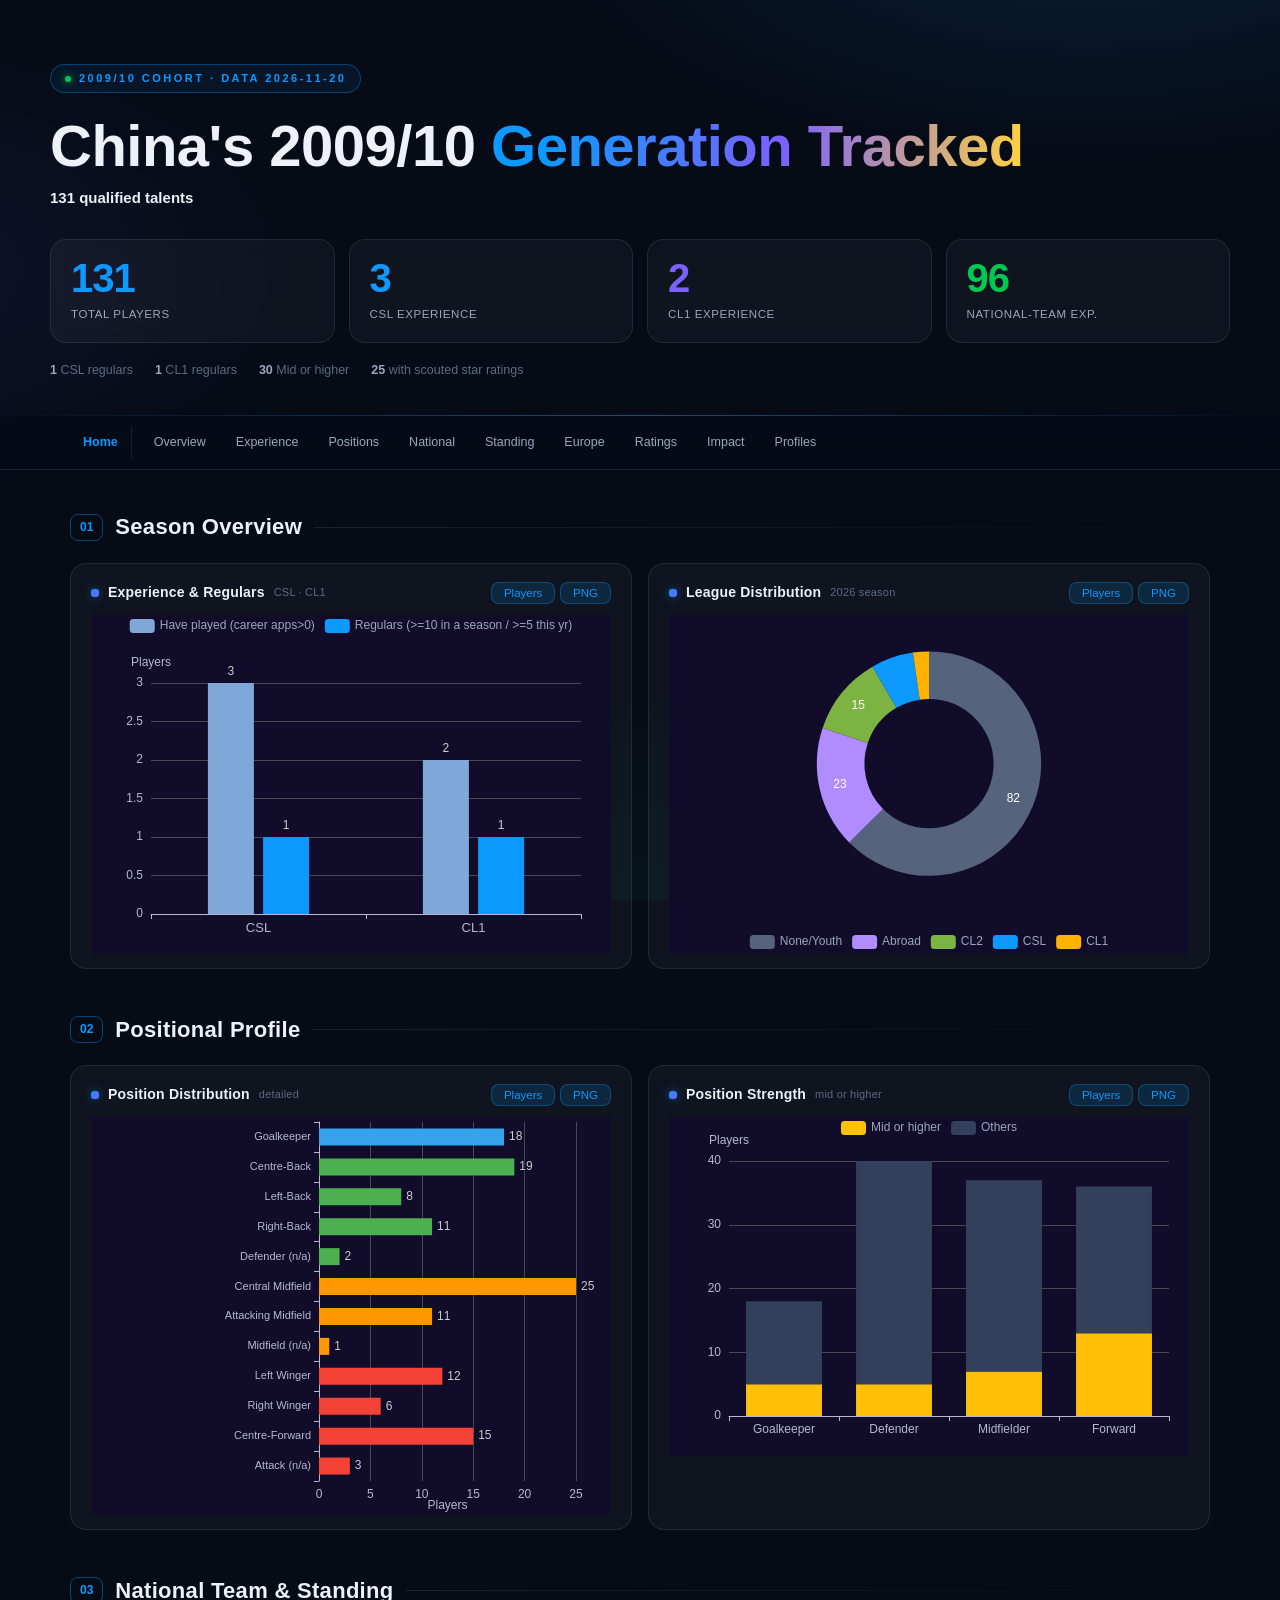
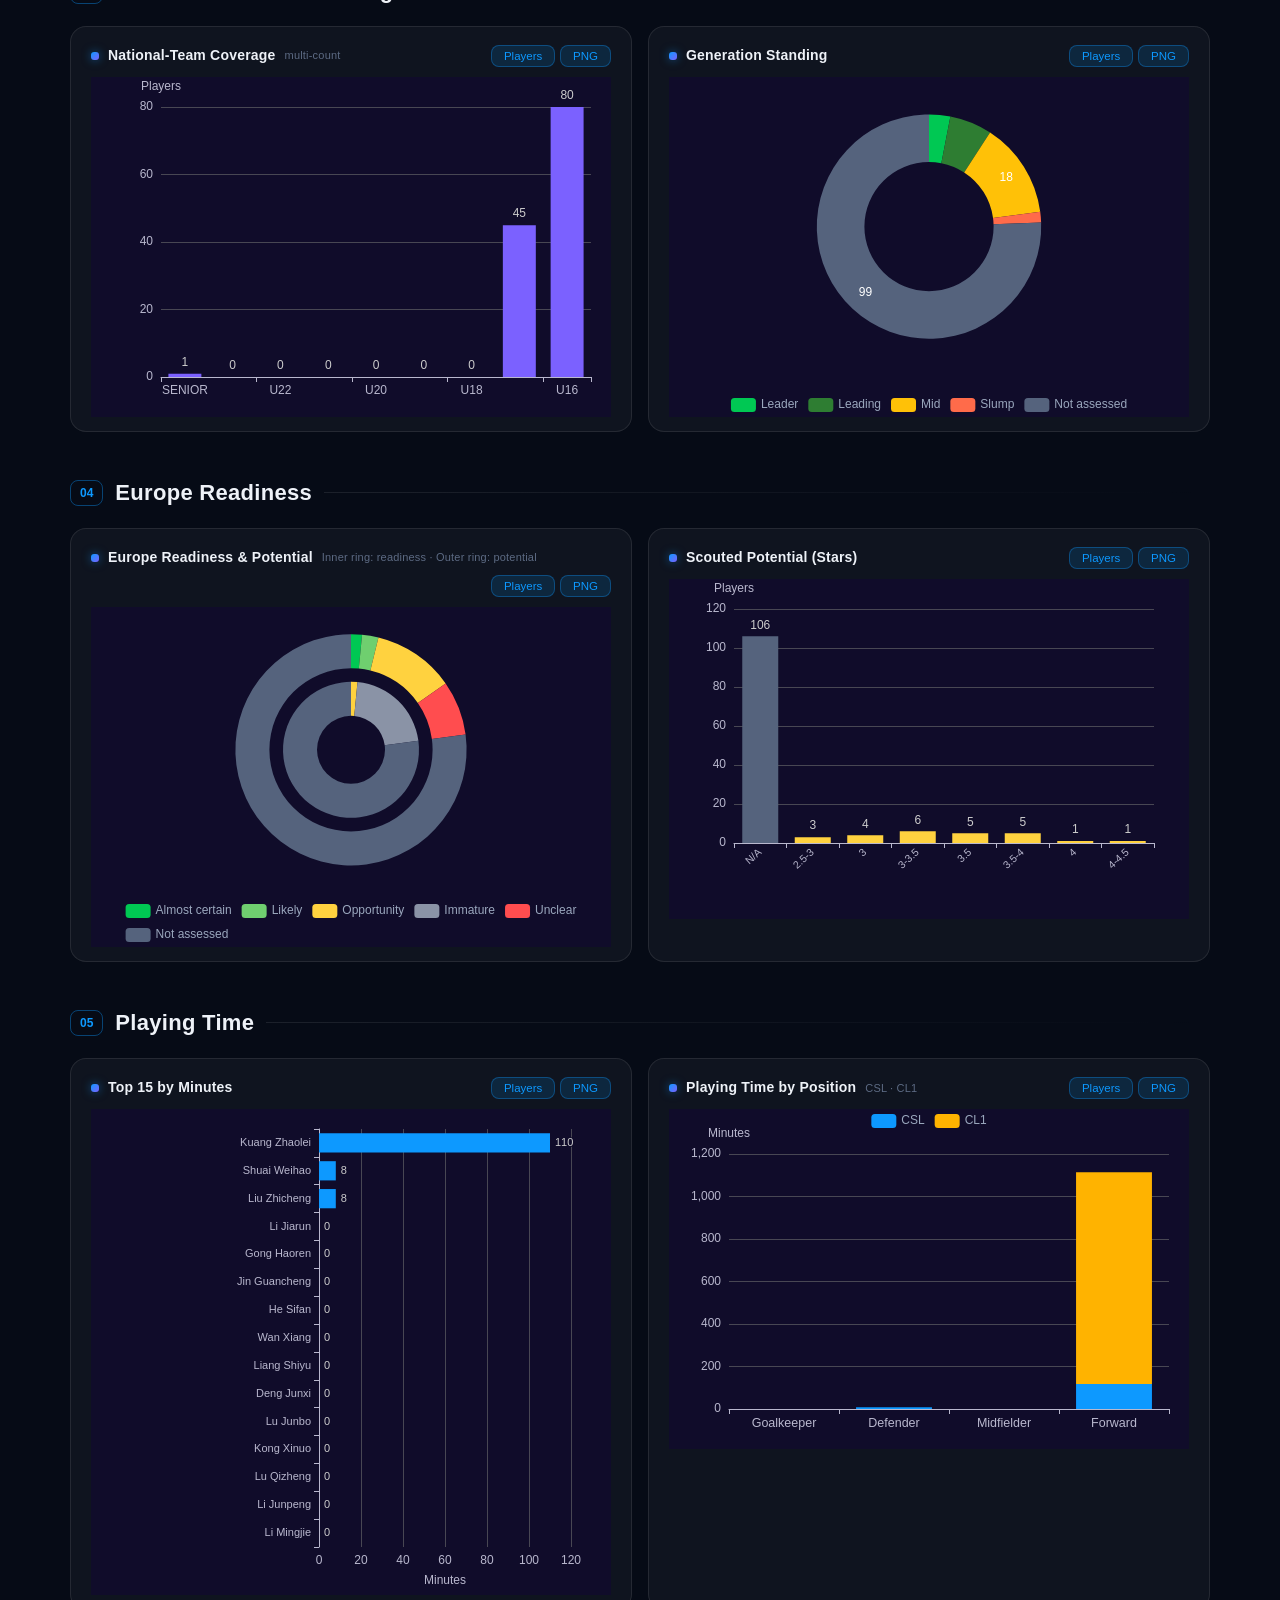
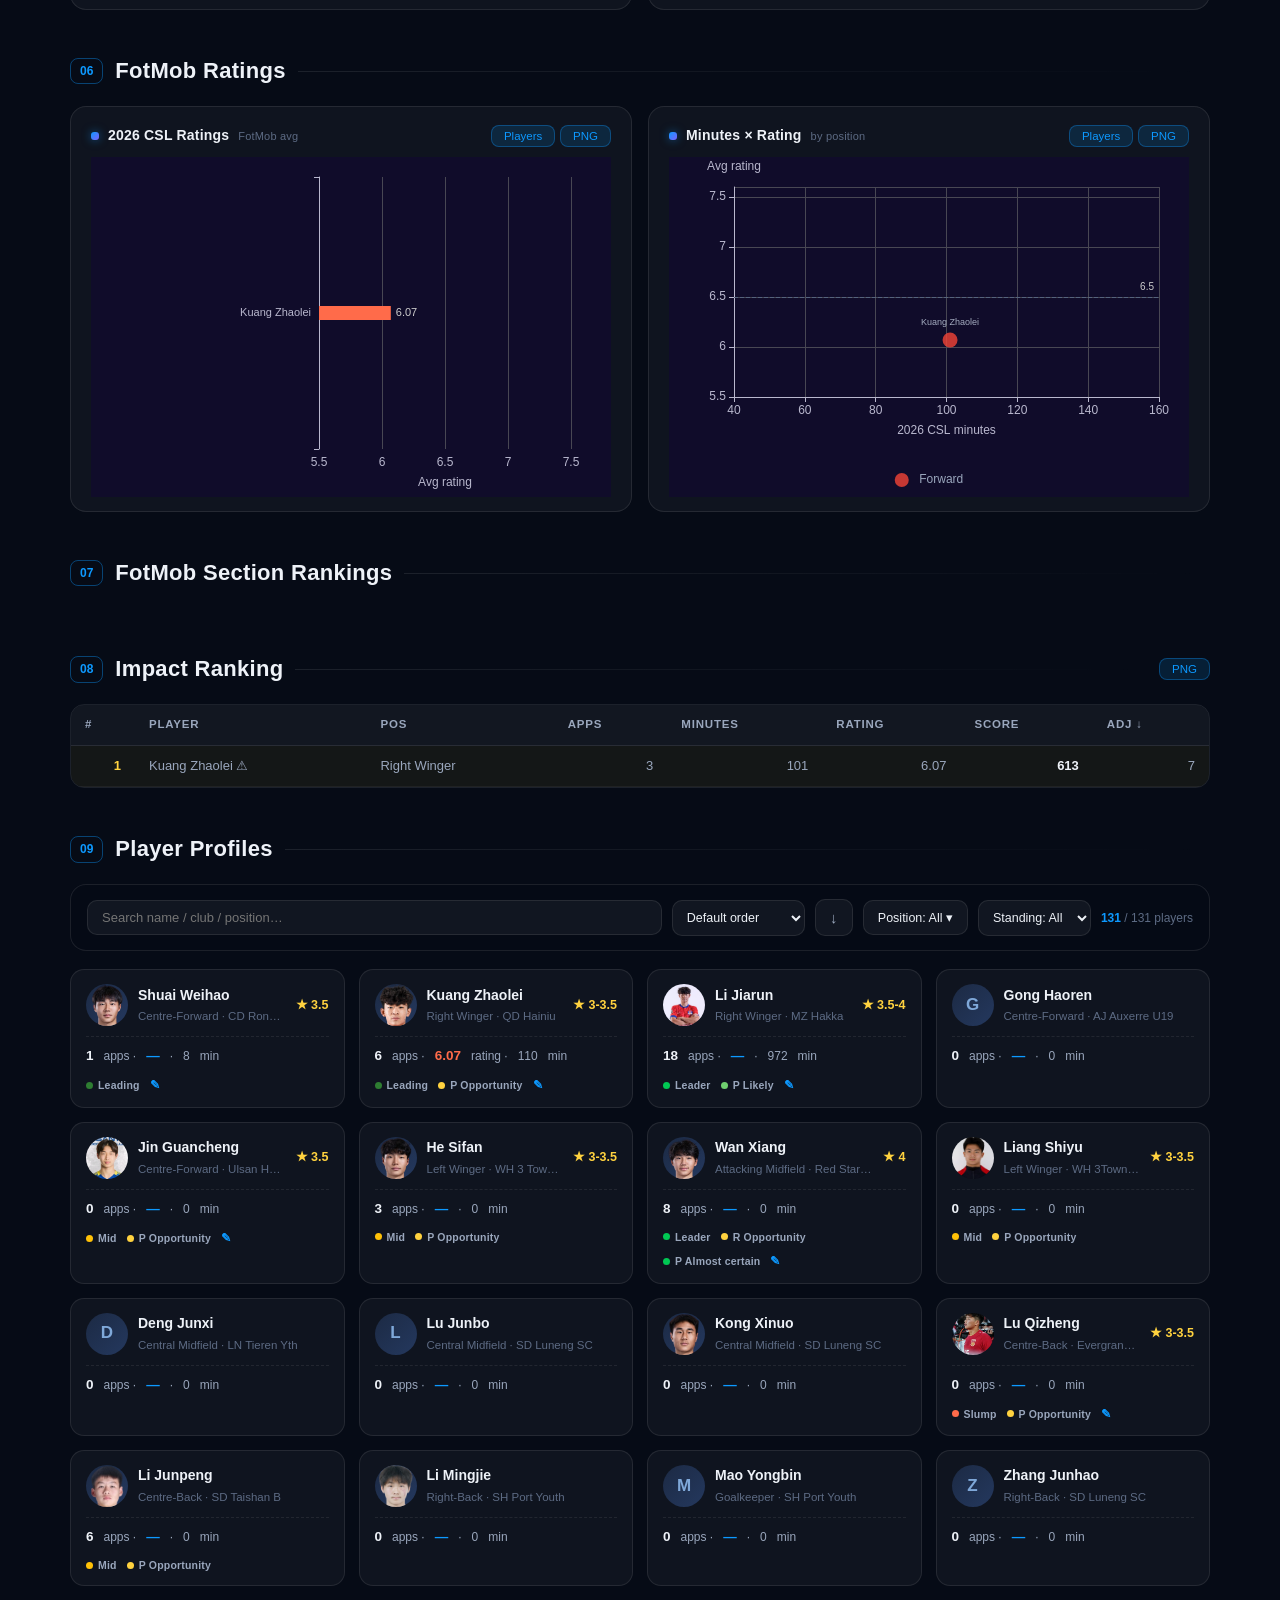
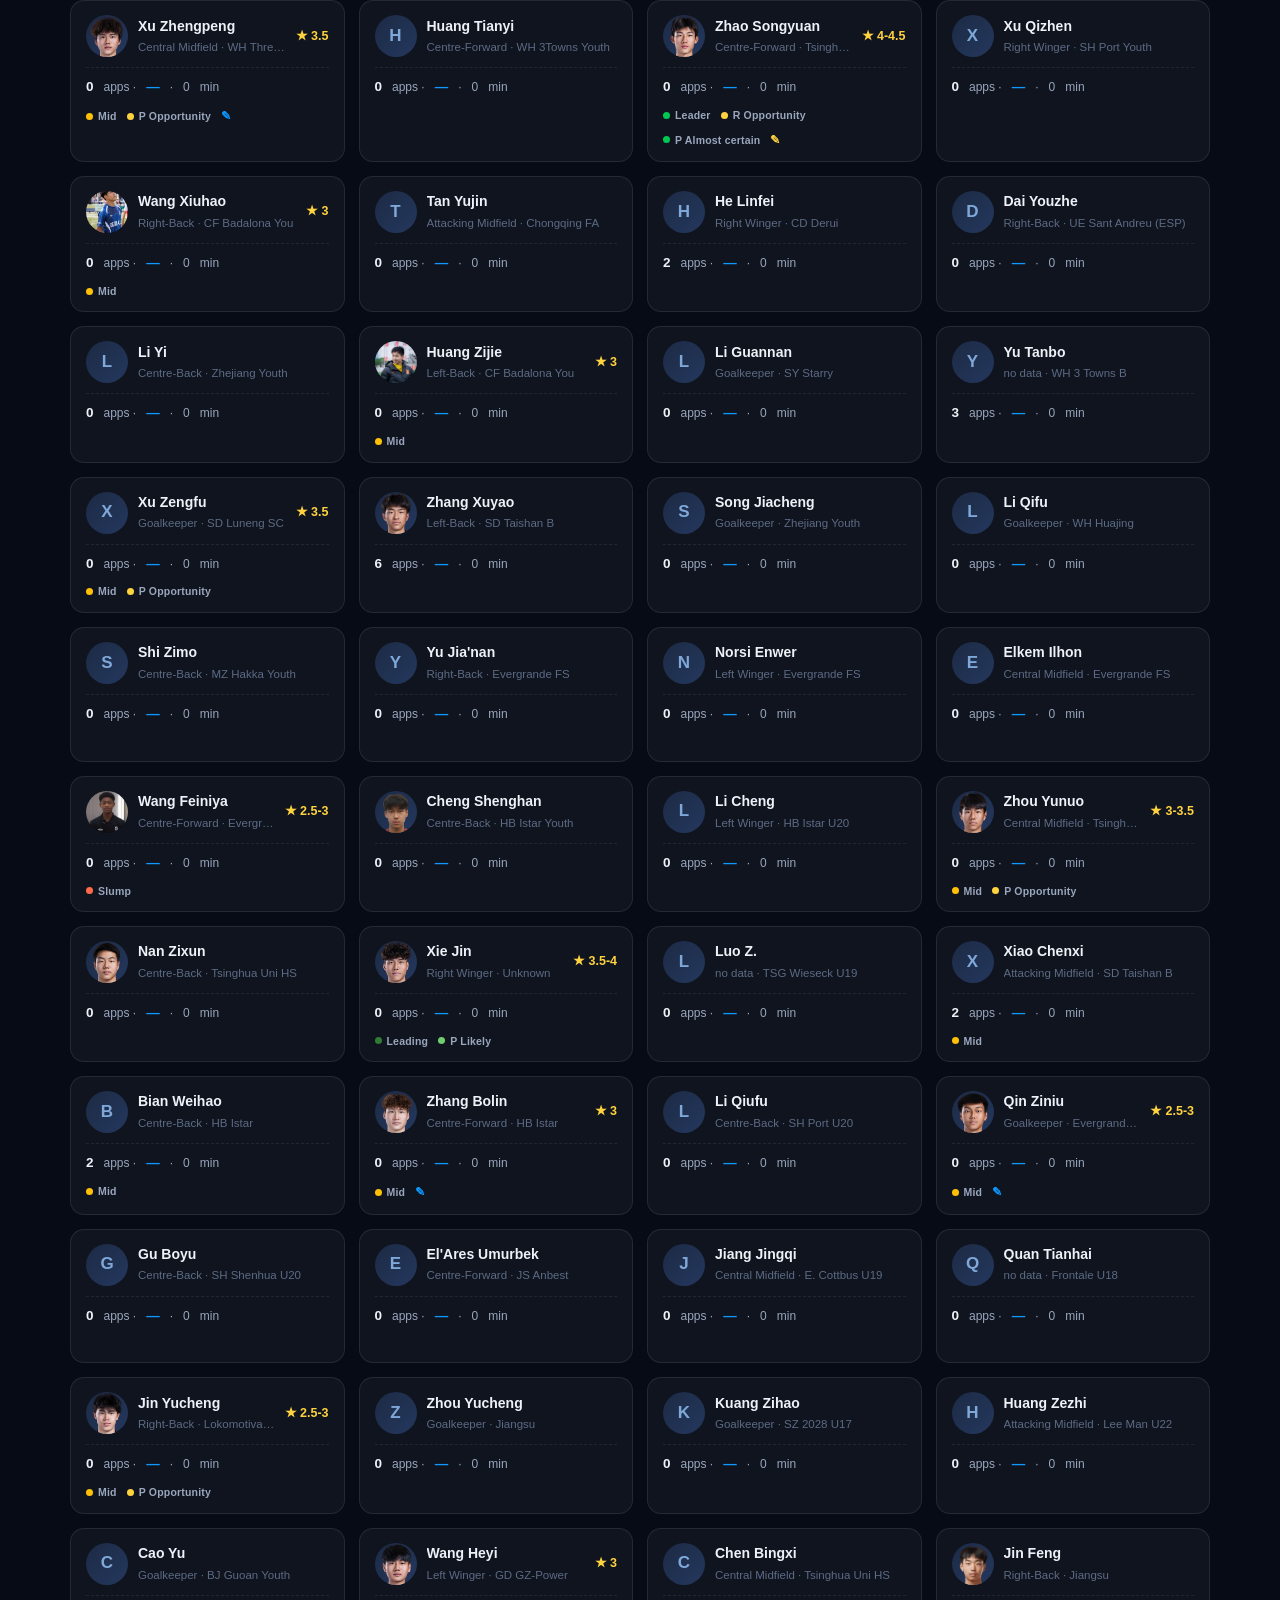
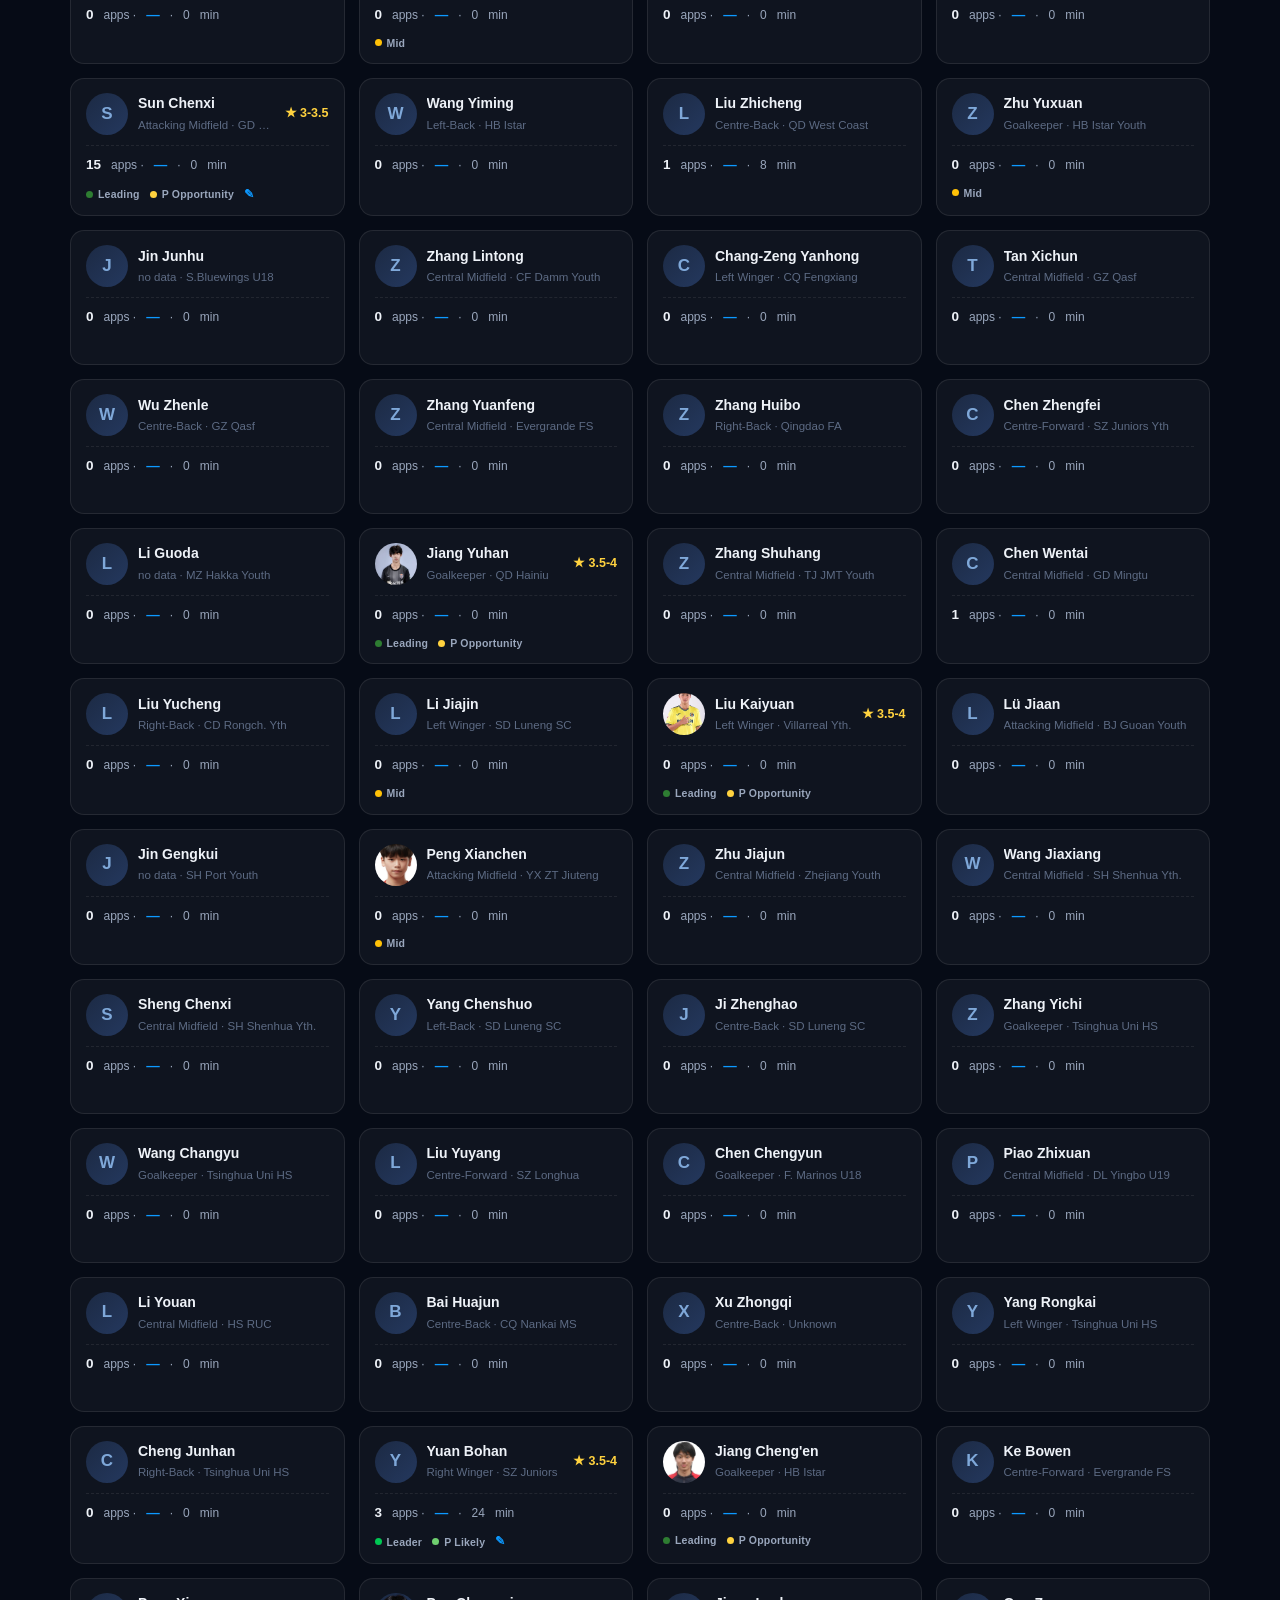
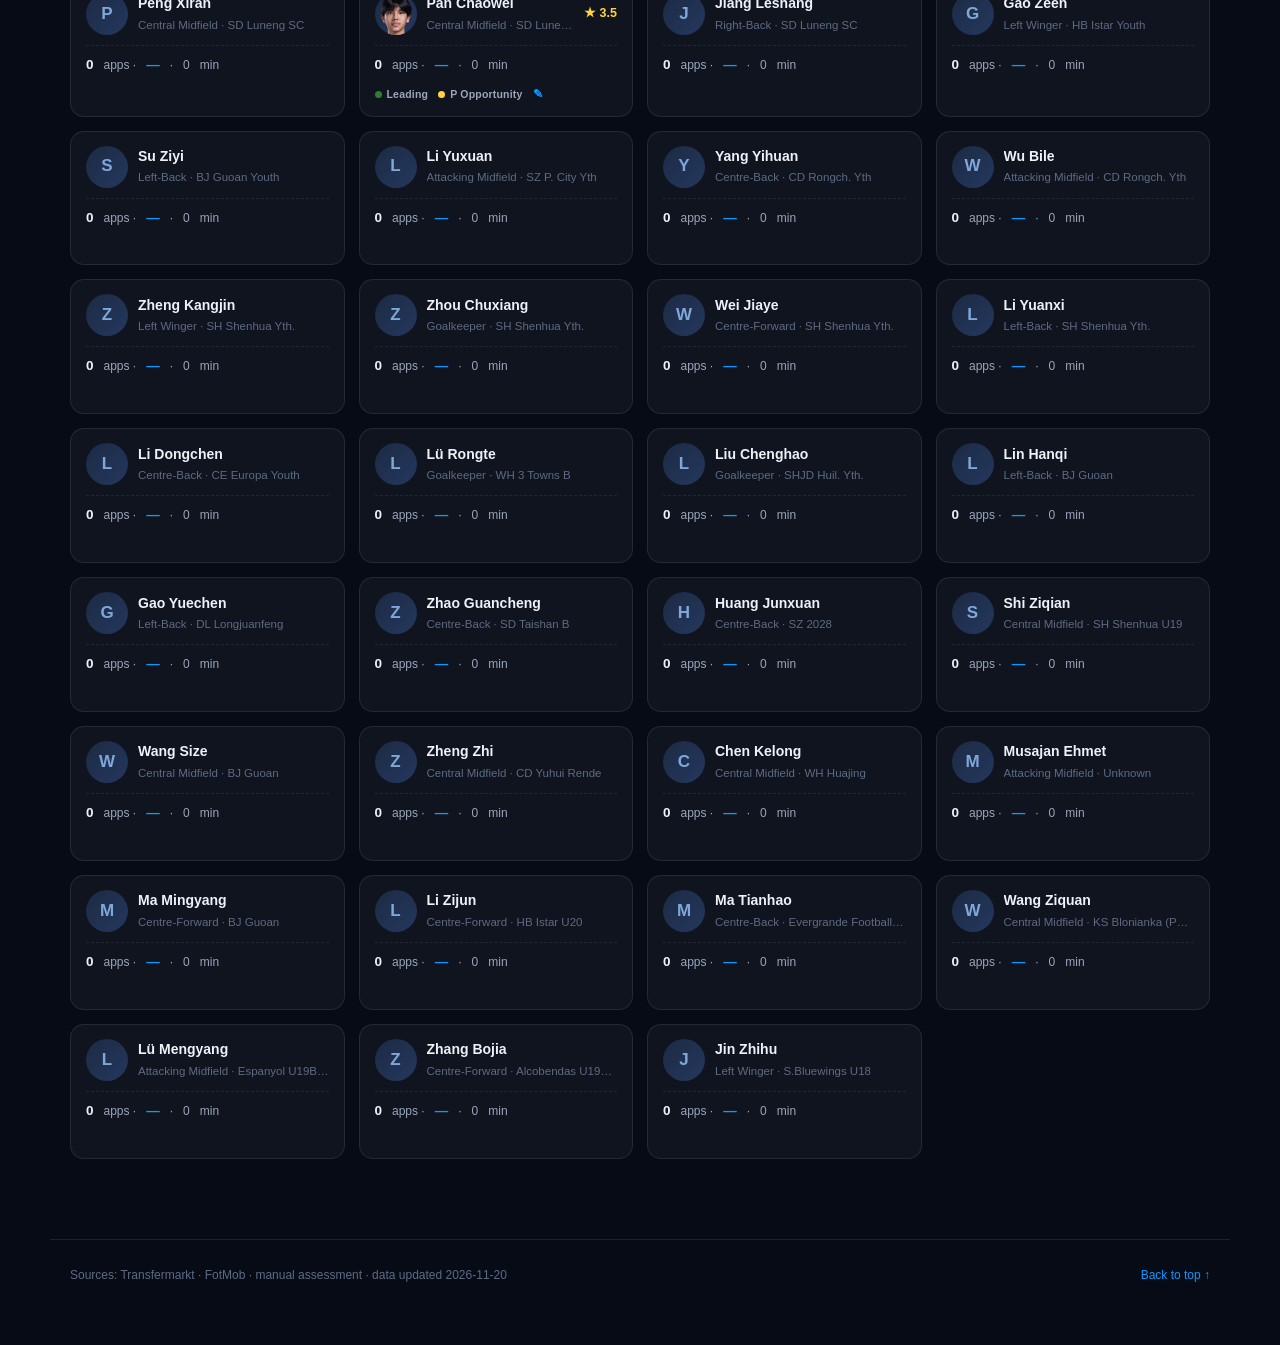
<file: reports/generation_report_0910.html>
<!DOCTYPE html>
<html lang="zh">
<head>
<meta charset="utf-8">
<meta name="viewport" content="width=device-width, initial-scale=1">
<link rel="stylesheet" href="../assets/report-chart-interactions.css">
<title>China's 2009/10 Generation — Football Analysis</title>
<style>
:root{
  --bg:#060b16; --bg2:#0a1226; --panel:rgba(255,255,255,.04); --line:rgba(255,255,255,.09);
  --tx:#eef2f8; --tx2:#9aa7bd; --tx3:#5d6b84;
  --blue:#0D99FF; --green:#00C853; --gold:#FFD23F; --purple:#7B61FF; --red:#FF6B4A;
  --mono:"Segoe UI", "Microsoft YaHei", sans-serif;
}
*{box-sizing:border-box}
html{scroll-behavior:smooth}
body{margin:0; background:var(--bg); color:var(--tx); font-family:var(--mono); line-height:1.55; -webkit-font-smoothing:antialiased}
.bg-glow{position:fixed; inset:0; z-index:-1; pointer-events:none; background:
  radial-gradient(900px 420px at 85% -10%, rgba(13,153,255,.14), transparent 60%),
  radial-gradient(700px 380px at -10% 30%, rgba(123,97,255,.10), transparent 60%),
  radial-gradient(800px 500px at 55% 110%, rgba(0,200,83,.07), transparent 60%),
  var(--bg);}

/* ---------- hero ---------- */
.hero{padding:64px 32px 36px; position:relative; overflow:hidden}
.hero::after{content:""; position:absolute; inset:auto 0 0 0; height:1px; background:linear-gradient(90deg,transparent,rgba(13,153,255,.5),transparent)}
.hero-inner{max-width:1180px; margin:0 auto}
.tag{display:inline-flex; align-items:center; gap:8px; font-size:11px; letter-spacing:2.5px; text-transform:uppercase;
  color:var(--blue); border:1px solid rgba(13,153,255,.35); background:rgba(13,153,255,.08);
  padding:5px 14px; border-radius:30px; font-weight:600}
.tag .dot{width:6px; height:6px; border-radius:50%; background:var(--green); box-shadow:0 0 8px var(--green)}
h1{font-size:clamp(34px,5.2vw,58px); margin:22px 0 8px; font-weight:800; letter-spacing:-.5px; line-height:1.08}
h1 .grad{background:linear-gradient(92deg,#0D99FF 10%,#7B61FF 55%,#FFD23F 100%); -webkit-background-clip:text; background-clip:text; color:transparent}
.hero-sub{color:var(--tx2); font-size:15px; max-width:760px; margin:6px 0 30px}
.hero-sub b{color:var(--tx)}
.kpi-strip{display:grid; grid-template-columns:repeat(auto-fit,minmax(170px,1fr)); gap:14px; margin-top:8px}
.kpi{background:var(--panel); border:1px solid var(--line); border-radius:16px; padding:18px 20px; backdrop-filter:blur(8px);
  transition:transform .18s, border-color .18s}
.kpi:hover{transform:translateY(-3px); border-color:rgba(13,153,255,.45)}
.kpi .num{font-size:40px; font-weight:800; letter-spacing:-1px; line-height:1}
.kpi .lab{font-size:11.5px; color:var(--tx2); margin-top:8px; letter-spacing:.6px; text-transform:uppercase}
.kpi.blue .num{color:var(--blue)} .kpi.green .num{color:var(--green)}
.kpi.gold .num{color:var(--gold)} .kpi.purple .num{color:var(--purple)}
.hero-mini{display:flex; flex-wrap:wrap; gap:8px 22px; margin-top:18px; font-size:12.5px; color:var(--tx3)}
.hero-mini b{color:var(--tx2); font-weight:600}

/* Report navigation and small-screen controls */
a:focus-visible, button:focus-visible, input:focus-visible, select:focus-visible,
[role="button"]:focus-visible {
  outline:2px solid var(--blue); outline-offset:3px;
}
nav .nav-home { border-right:1px solid var(--line); border-radius:0; margin-right:5px; }
#top, #profiles, #impact, .yr { scroll-margin-top:64px; }
.nav-inner { scrollbar-width:thin; scrollbar-color:var(--line) transparent; }
@media(max-width:640px) {
  body .nav-inner { padding:5px 12px; }
  body nav a { display:flex; align-items:center; min-height:42px; padding:6px 10px; }
  body .prof-toolbar { position:relative; top:auto; gap:8px; padding:10px; }
  body .prof-toolbar input[type=text] { flex-basis:100%; min-width:0; font-size:16px; }
  body .prof-toolbar select { min-width:0; max-width:100%; }
  body .prof-toolbar button, body .prof-toolbar select { min-height:42px; }
  body .fm-grid { grid-template-columns:repeat(auto-fill,minmax(min(100%,330px),1fr)); }
  body .cbar { gap:8px; }
}
@media(prefers-reduced-motion:reduce) {
  html { scroll-behavior:auto; }
  *, *::before, *::after { animation-duration:.01ms !important; transition-duration:.01ms !important; }
}

/* ---------- sticky nav ---------- */
nav{position:sticky; top:0; z-index:50; background:rgba(6,11,22,.82); backdrop-filter:blur(14px);
  border-bottom:1px solid var(--line)}
.nav-inner{max-width:1180px; margin:0 auto; display:flex; gap:4px; overflow-x:auto; padding:10px 20px;}

nav a{color:var(--tx2); text-decoration:none; font-size:12.5px; padding:7px 13px; border-radius:20px; white-space:nowrap; transition:.15s}
nav a:hover{color:var(--tx); background:rgba(255,255,255,.07)}
nav a:first-child{color:var(--blue); font-weight:700}

/* ---------- sections ---------- */
main{max-width:1180px; margin:0 auto; padding:34px 20px 80px}
.sec-title{display:flex; align-items:center; gap:12px; margin:44px 0 18px}
.sec-title .no{font-size:12px; color:var(--blue); border:1px solid rgba(13,153,255,.4); border-radius:8px; padding:3px 9px; font-weight:700}
.sec-title h2{margin:0; font-size:22px; font-weight:750; letter-spacing:.3px}
.sec-title .line{flex:1; height:1px; background:linear-gradient(90deg,var(--line),transparent)}
.grid2{display:grid; grid-template-columns:1fr 1fr; gap:16px; margin-bottom:16px}
@media (max-width:900px){ .grid2{grid-template-columns:1fr} }

.card{background:var(--panel); border:1px solid var(--line); border-radius:16px; padding:18px 20px 14px;
  transition:border-color .18s, transform .18s; scroll-margin-top:70px}
.card:hover{border-color:rgba(255,255,255,.16)}
.cbar{display:flex; justify-content:space-between; align-items:center; margin-bottom:10px}
.ct{display:flex; align-items:center; gap:9px; font-size:14px; font-weight:650; letter-spacing:.2px}
.ct .ci{width:8px; height:8px; border-radius:3px; background:linear-gradient(135deg,var(--blue),var(--purple)); box-shadow:0 0 10px rgba(13,153,255,.5)}
.ct .sub{font-size:11px; color:var(--tx3); font-weight:400}
.btn{background:rgba(13,153,255,.14); color:var(--blue); border:1px solid rgba(13,153,255,.35); border-radius:8px;
  padding:4px 12px; font-size:11.5px; cursor:pointer; transition:.15s; font-family:var(--mono)}
.btn:hover{background:rgba(13,153,255,.26)}
.chart{width:100%; height:340px}

/* FM rank grid */
.fm-grid{display:grid; grid-template-columns:repeat(auto-fill,minmax(330px,1fr)); gap:16px}

/* ---------- impact table ---------- */
.tbl-wrap{overflow-x:auto; border-radius:14px; border:1px solid var(--line)}
table.tbl{width:100%; border-collapse:collapse; font-size:13px}
.tbl th{background:rgba(255,255,255,.05); color:var(--tx2); font-weight:600; font-size:11.5px; text-transform:uppercase;
  letter-spacing:.8px; padding:11px 14px; text-align:left; border-bottom:1px solid var(--line); white-space:nowrap}
.tbl td{padding:10px 14px; border-bottom:1px solid rgba(255,255,255,.05); color:var(--tx2)}
.tbl tr:hover td{background:rgba(13,153,255,.06); color:var(--tx)}
.tbl tr.top3 td{background:rgba(255,210,63,.06)}
.tbl tr.top3 td:first-child{color:var(--gold); font-weight:800}
.tbl .num{text-align:right; font-variant-numeric:tabular-nums}
.tbl .num b{color:var(--tx)}

/* ---------- profiles ---------- */
.prof-toolbar{position:sticky; top:58px; z-index:40; display:flex; flex-wrap:wrap; gap:10px; align-items:center;
  background:rgba(6,11,22,.85); backdrop-filter:blur(12px); border:1px solid var(--line); border-radius:16px;
  padding:14px 16px; margin:10px 0 18px}
.prof-toolbar input[type=text]{flex:1 1 200px; min-width:150px; background:rgba(255,255,255,.05); border:1px solid var(--line);
  color:var(--tx); border-radius:10px; padding:9px 14px; font-size:13px; outline:none; font-family:var(--mono)}
.prof-toolbar input[type=text]:focus{border-color:var(--blue)}
.prof-toolbar select{background:rgba(255,255,255,.05); border:1px solid var(--line); color:var(--tx); border-radius:10px;
  padding:9px 10px; font-size:12.5px; outline:none; cursor:pointer; font-family:var(--mono)}
.prof-toolbar select option{background:#0a1226; color:var(--tx)}
.dir-btn{width:38px; height:37px; border-radius:10px; border:1px solid var(--line); background:rgba(255,255,255,.05);
  color:var(--tx2); cursor:pointer; font-size:15px; transition:.15s}
.dir-btn:hover{border-color:var(--blue); color:var(--blue)}
.chips{display:flex; gap:6px; flex-wrap:wrap}
.chip{padding:6px 13px; border-radius:20px; font-size:12px; border:1px solid var(--line); color:var(--tx2);
  background:transparent; cursor:pointer; transition:.15s; font-family:var(--mono)}
.chip:hover{color:var(--tx); border-color:rgba(255,255,255,.25)}
.chip.on{background:rgba(13,153,255,.18); border-color:var(--blue); color:var(--blue); font-weight:650}
/* position dropdown */
.pos-dd{position:relative}
.pos-btn{background:rgba(255,255,255,.05); border:1px solid var(--line); color:var(--tx); border-radius:10px;
  padding:9px 14px; font-size:12.5px; cursor:pointer; font-family:var(--mono); white-space:nowrap; transition:border-color .15s}
.pos-btn:hover{border-color:var(--blue)}
.pos-menu{position:absolute; top:calc(100% + 6px); left:0; z-index:60; min-width:240px; background:#0c1428;
  border:1px solid var(--line); border-radius:12px; padding:6px; box-shadow:0 18px 50px rgba(0,0,0,.5);
  display:none; max-height:400px; overflow:auto; scrollbar-width:thin; scrollbar-color:#33405c transparent}
.pos-menu.show{display:block}
.pos-i{display:block; width:100%; text-align:left; background:none; border:none; color:var(--tx3); font-size:12px;
  padding:6px 12px; cursor:pointer; border-radius:7px; font-family:var(--mono); transition:.12s}
.pos-i:hover{background:rgba(13,153,255,.12); color:var(--tx)}
.pos-i.on{color:var(--blue); font-weight:650}
.pos-i.top{color:var(--tx2); border-bottom:1px solid var(--line); border-radius:0; margin-bottom:4px; padding:7px 10px}
.pos-i.top.on{color:var(--blue)}
.pos-g{display:flex; width:100%; align-items:center; gap:8px; background:none; border:none; color:var(--tx2);
  font-size:12.5px; padding:8px 10px; cursor:pointer; border-radius:8px; text-align:left; font-family:var(--mono); transition:.12s}
.pos-g:hover{background:rgba(255,255,255,.06); color:var(--tx)}
.pos-g .arr{color:var(--tx3); font-size:10px; width:12px; transition:transform .15s; flex-shrink:0}
.pos-g.on{color:var(--blue); font-weight:650}
.pos-group.open .pos-g .arr{transform:rotate(90deg)}
.pos-items{display:none; padding-left:10px}
.pos-group.open .pos-items{display:block}
.pos-count{font-size:10.5px; color:var(--tx3); margin-left:auto}
.pos-items .pos-i{display:flex; justify-content:space-between}
.pd-count{font-size:12px; color:var(--tx3); margin-left:auto; white-space:nowrap}
.pd-count b{color:var(--blue)}

.pd-grid{display:grid; grid-template-columns:repeat(auto-fill,minmax(225px,1fr)); gap:14px}
.pd-card{background:var(--panel); border:1px solid var(--line); border-radius:14px; padding:14px 15px 12px; cursor:pointer;
  position:relative; transition:transform .16s, border-color .16s, box-shadow .16s; overflow:hidden}
.pd-card::before{content:""; position:absolute; inset:0 0 auto 0; height:2px; background:linear-gradient(90deg,var(--blue),var(--purple));
  opacity:0; transition:opacity .16s}
.pd-card:hover{transform:translateY(-3px); border-color:rgba(13,153,255,.5); box-shadow:0 10px 30px rgba(0,0,0,.35)}
.pd-card:hover::before{opacity:1}
.pd-top{display:flex; align-items:center; gap:10px}
.pd-ph{width:42px; height:42px; border-radius:50%; overflow:hidden; flex-shrink:0; background:linear-gradient(135deg,#1c2a44,#24385e);
  display:flex; align-items:center; justify-content:center; font-weight:700; font-size:17px; color:#7fa8d9}
.pd-ph img{width:100%; height:100%; object-fit:cover}
.pd-nm{flex:1; min-width:0}
.pd-nm .nm{font-size:14px; font-weight:700; color:var(--tx); white-space:nowrap; overflow:hidden; text-overflow:ellipsis}
.pd-nm .meta{font-size:11.5px; color:var(--tx3); margin-top:2px; white-space:nowrap; overflow:hidden; text-overflow:ellipsis}
.pd-pot{font-size:12.5px; color:var(--gold); font-weight:700; flex-shrink:0}
.pd-row{display:flex; align-items:baseline; gap:10px; margin-top:10px; padding-top:9px; border-top:1px dashed rgba(255,255,255,.08);
  font-size:12px; color:var(--tx2); font-variant-numeric:tabular-nums}
.pd-row .stat{font-weight:700; font-size:13.5px; color:var(--tx)}
.pd-row .stat.g{color:var(--green)} .pd-row .stat.b{color:var(--blue)} .pd-row .stat.r{color:var(--red)}
/* 评估行：色点 + 短词（取代胶囊标签） */
.pd-eval{display:flex; align-items:center; flex-wrap:wrap; gap:7px 10px; margin-top:9px; min-height:15px}
.pd-eval .ev{display:inline-flex; align-items:center; gap:5px; font-size:10.5px; font-weight:650; color:var(--tx2); letter-spacing:.2px}
.pd-eval .dot{width:7px; height:7px; border-radius:50%; display:inline-block; flex-shrink:0}
.pd-eval .note{color:var(--blue); font-size:12px; cursor:default}
/* 有 Detailed Overview 的球员：铅笔标记转金色 */
.pd-eval .note.gold{color:var(--gold)}

/* ---------- modal ---------- */
.pd-overlay{position:fixed; inset:0; background:rgba(3,6,14,.7); backdrop-filter:blur(6px); display:none;
  align-items:flex-start; justify-content:center; z-index:100; padding:34px 14px; overflow:auto}
.pd-overlay.show{display:flex}
.pd-modal{background:linear-gradient(180deg,#0c1428,#0a1122); border:1px solid var(--line); border-radius:18px;
  max-width:780px; width:100%; padding:26px 28px; box-shadow:0 24px 70px rgba(0,0,0,.5); position:relative; animation:pop .18s ease}
@keyframes pop{from{opacity:0; transform:translateY(12px) scale(.985)} to{opacity:1; transform:none}}
.pd-modal .cls{position:absolute; top:14px; right:16px; border:1px solid var(--line); background:rgba(255,255,255,.06);
  border-radius:50%; width:32px; height:32px; font-size:14px; cursor:pointer; color:var(--tx2); transition:.15s}
.pd-modal .cls:hover{color:var(--tx); background:rgba(255,255,255,.14)}
.pm-head{display:flex; gap:16px; align-items:flex-start; padding-right:36px}
.pm-ph{width:76px; height:76px; border-radius:18px; overflow:hidden; flex-shrink:0; background:linear-gradient(135deg,#1c2a44,#24385e);
  display:flex; align-items:center; justify-content:center; font-size:30px; font-weight:800; color:#7fa8d9}
.pm-ph img{width:100%; height:100%; object-fit:cover}
.pm-id{flex:1; min-width:0}
.pm-name{font-size:23px; font-weight:800; letter-spacing:-.3px; margin:0}
.pm-name .stars{color:var(--gold); font-size:15px; letter-spacing:2px; vertical-align:2px}
.pm-meta{font-size:12.5px; color:var(--tx2); margin-top:4px; display:flex; align-items:center; gap:8px; flex-wrap:wrap}
.nt-badge{font-size:10px; font-weight:700; letter-spacing:.5px; padding:2px 9px; border-radius:12px;
  background:rgba(0,200,83,.13); color:#4ade80; border:1px solid rgba(0,200,83,.35)}
/* 评估条：替代头部胶囊标签，结构化四格仪表盘 */
.pm-strip{display:grid; grid-template-columns:repeat(auto-fit,minmax(118px,1fr)); gap:10px; margin-top:14px}
.pm-cell{background:rgba(255,255,255,.035); border:1px solid var(--line); border-radius:12px; padding:10px 13px 11px;
  transition:border-color .15s}
.pm-cell:hover{border-color:rgba(255,255,255,.22)}
.pm-cell .pk{font-size:9.5px; letter-spacing:1.3px; text-transform:uppercase; color:var(--tx3); font-weight:650}
.pm-cell .pv{font-size:15.5px; font-weight:750; margin-top:5px; line-height:1.15}
.pm-cell .pv small{font-size:10px; font-weight:600; opacity:.75; margin-left:4px}
.pm-rt{flex-shrink:0; text-align:center; background:rgba(255,255,255,.045); border:1px solid var(--line); border-radius:14px;
  padding:12px 16px 10px; min-width:96px}
.pm-rt .big{font-size:30px; font-weight:800; line-height:1}
.pm-rt .sm{font-size:10.5px; color:var(--tx3); margin-top:5px; line-height:1.4}
.pm-sec{background:rgba(255,255,255,.035); border:1px solid var(--line); border-radius:13px; padding:14px 16px; margin-top:14px}
.pm-sec h4{margin:0 0 9px; font-size:12px; color:var(--blue); letter-spacing:1.4px; text-transform:uppercase; font-weight:700}
.pm-grid2{display:grid; grid-template-columns:1fr 1fr; gap:14px}
@media (max-width:640px){ .pm-grid2{grid-template-columns:1fr} }
.pm-rows{display:grid; grid-template-columns:1fr 1fr; gap:6px 18px; font-size:13px; line-height:1.85}
.pm-rows b{color:var(--tx); font-weight:600}
.pm-rows .v{color:var(--tx2)}
.pm-assess{display:grid; grid-template-columns:1fr 1fr; gap:9px}
.pm-assess .cell{background:rgba(255,255,255,.03); border:1px solid var(--line); border-radius:10px; padding:10px 13px}
.pm-assess .k{font-size:10.5px; color:var(--tx3); letter-spacing:1px; text-transform:uppercase}
.pm-assess .v2{font-size:15px; font-weight:700; margin-top:3px}
.pm-foot{font-size:11px; color:var(--tx3); margin-top:16px; padding-top:12px; border-top:1px solid var(--line)}
/* ---------- 多版本 overview（带日期，可切换；默认显示最新一版） ---------- */
.ov-tabs{display:flex; flex-wrap:wrap; gap:8px; margin:2px 0 12px}
.ov-tab{display:inline-flex; align-items:center; gap:8px; font:inherit; font-size:11.5px; font-weight:650;
  color:var(--tx2); background:rgba(255,255,255,.04); border:1px solid var(--line); border-radius:20px;
  padding:5px 13px; cursor:pointer; transition:color .15s, border-color .15s, background .15s}
.ov-tab:hover{color:var(--tx); border-color:rgba(255,255,255,.24)}
.ov-tab.on{color:#06101f; background:var(--blue); border-color:var(--blue)}
.ov-tab .d{font-variant-numeric:tabular-nums; letter-spacing:.3px; font-weight:750; opacity:.85}
.ov-tab.on .d{opacity:1}
.ov-date{display:inline-block; font-size:11px; font-weight:700; color:var(--tx3); letter-spacing:.4px;
  border:1px solid var(--line); border-radius:12px; padding:2px 10px; margin-bottom:9px}
.ov-body{display:none; font-size:13px; line-height:1.85; color:var(--tx2);
  max-height:420px; overflow-y:auto; padding-right:6px; scrollbar-width:thin; scrollbar-color:#33405c transparent}
.ov-body.on{display:block}
.ov-body p{margin:0 0 10px}
.ov-body p:last-child{margin-bottom:0}
.ov-note{font-size:10.5px; color:var(--tx3); margin-top:11px}
.attr-chips{display:flex; flex-wrap:wrap; gap:6px}
.attr-chip{display:inline-block; font-size:12px; color:#fff; padding:3px 11px; border-radius:12px; font-weight:600}
.imp-wrap{max-height:430px; overflow-y:auto; margin:6px 2px 2px; scrollbar-width:thin; scrollbar-color:#33405c transparent}
footer{max-width:1180px; margin:0 auto; padding:26px 20px 60px; color:var(--tx3); font-size:12px;
  border-top:1px solid var(--line); display:flex; flex-wrap:wrap; gap:8px 24px; justify-content:space-between}
footer a{color:var(--blue); text-decoration:none}
</style>
</head>

<body>
<div class="bg-glow"></div>

<header class="hero">
  <div class="hero-inner">
    <div class="tag"><span class="dot"></span>2009/10 Cohort · Data 2026-11-20</div>
    <h1>China's 2009/10 <span class="grad">Generation Tracked</span></h1>
    <p class="hero-sub"><b>131 qualified talents</b></p>
    <div class="kpi-strip" id="kpis"></div>
    <div class="hero-mini" id="heroMini"></div>
  </div>
</header>

<nav aria-label="Report sections"><div class="nav-inner">
  <a class="nav-home" href="../index.html">Home</a>
  <a href="#top">Overview</a>
  <a href="#exp-card">Experience</a>
  <a href="#pos-card">Positions</a>
  <a href="#nt-card">National</a>
  <a href="#gs-card">Standing</a>
  <a href="#eu-card">Europe</a>
  <a href="#rt-card">Ratings</a>
  <a href="#impact">Impact</a>
  <a href="#profiles">Profiles</a>
</div></nav>

<main id="top">
  <div class="sec-title" style="margin-top:6px"><span class="no">01</span><h2>Season Overview</h2><span class="line"></span></div>
  <div class="grid2">
    <div class="card" id="exp-card">
      <div class="cbar"><div class="ct"><span class="ci"></span>Experience &amp; Regulars <span class="sub">CSL · CL1</span></div><button class="btn" data-chart="chartFoot">PNG</button></div>
      <div id="chartFoot" class="chart"></div>
    </div>
    <div class="card" id="league-card">
      <div class="cbar"><div class="ct"><span class="ci"></span>League Distribution <span class="sub">2026 season</span></div><button class="btn" data-chart="chartLeague">PNG</button></div>
      <div id="chartLeague" class="chart"></div>
    </div>
  </div>

  <div class="sec-title"><span class="no">02</span><h2>Positional Profile</h2><span class="line"></span></div>
  <div class="grid2">
    <div class="card" id="pos-card">
      <div class="cbar"><div class="ct"><span class="ci"></span>Position Distribution <span class="sub">detailed</span></div><button class="btn" data-chart="chartPos">PNG</button></div>
      <div id="chartPos" class="chart"></div>
    </div>
    <div class="card" id="posgood-card">
      <div class="cbar"><div class="ct"><span class="ci"></span>Position Strength <span class="sub">mid or higher</span></div><button class="btn" data-chart="chartPosGood">PNG</button></div>
      <div id="chartPosGood" class="chart"></div>
    </div>
  </div>

  <div class="sec-title"><span class="no">03</span><h2>National Team &amp; Standing</h2><span class="line"></span></div>
  <div class="grid2">
    <div class="card" id="nt-card">
      <div class="cbar"><div class="ct"><span class="ci"></span>National-Team Coverage <span class="sub">multi-count</span></div><button class="btn" data-chart="chartNt">PNG</button></div>
      <div id="chartNt" class="chart"></div>
    </div>
    <div class="card" id="gs-card">
      <div class="cbar"><div class="ct"><span class="ci"></span>Generation Standing</div><button class="btn" data-chart="chartGs">PNG</button></div>
      <div id="chartGs" class="chart"></div>
    </div>
  </div>

  <div class="sec-title"><span class="no">04</span><h2>Europe Readiness</h2><span class="line"></span></div>
  <div class="grid2">
    <div class="card" id="eu-card">
      <div class="cbar"><div class="ct"><span class="ci"></span>Europe Readiness &amp; Potential <span class="sub">Inner ring: readiness · Outer ring: potential</span></div><button class="btn" data-chart="chartEurope">PNG</button></div>
      <div id="chartEurope" class="chart"></div>
    </div>
    <div class="card" id="pot-card">
      <div class="cbar"><div class="ct"><span class="ci"></span>Scouted Potential (Stars)</div><button class="btn" data-chart="chartPot">PNG</button></div>
      <div id="chartPot" class="chart"></div>
    </div>
  </div>

  <div class="sec-title"><span class="no">05</span><h2>Playing Time</h2><span class="line"></span></div>
  <div class="grid2">
    <div class="card" id="top-card">
      <div class="cbar"><div class="ct"><span class="ci"></span>Top 15 by Minutes</div><button class="btn" data-chart="chartTop">PNG</button></div>
      <div id="chartTop" class="chart"></div>
    </div>
    <div class="card" id="postime-card">
      <div class="cbar"><div class="ct"><span class="ci"></span>Playing Time by Position <span class="sub">CSL · CL1</span></div><button class="btn" data-chart="chartPosTime">PNG</button></div>
      <div id="chartPosTime" class="chart"></div>
    </div>
  </div>

  <div class="sec-title"><span class="no">06</span><h2>FotMob Ratings</h2><span class="line"></span></div>
  <div class="grid2">
    <div class="card" id="rt-card">
      <div class="cbar"><div class="ct"><span class="ci"></span>2026 CSL Ratings <span class="sub">FotMob avg</span></div><button class="btn" data-chart="chartRating">PNG</button></div>
      <div id="chartRating" class="chart"></div>
    </div>
    <div class="card" id="scat-card">
      <div class="cbar"><div class="ct"><span class="ci"></span>Minutes × Rating <span class="sub">by position</span></div><button class="btn" data-chart="chartScatter">PNG</button></div>
      <div id="chartScatter" class="chart"></div>
    </div>
  </div>

  <div class="sec-title"><span class="no">07</span><h2>FotMob Section Rankings</h2><span class="line"></span></div>
  <div class="fm-grid" id="fmRankGrid"></div>

  <div class="sec-title" id="impact"><span class="no">08</span><h2>Impact Ranking</h2><span class="line"></span>
    <button class="btn" id="impactExport">PNG</button></div>
  <div class="tbl-wrap" id="impactTable">
    <table class="tbl">
      <thead><tr><th>#</th><th>Player</th><th>Pos</th><th>Apps</th><th>Minutes</th><th>Rating</th><th>Score</th><th aria-sort="descending" title="Default order: adjusted impact">Adj ↓</th></tr></thead>
      <tbody id="impactBody"></tbody>
    </table>
  </div>

  <div class="sec-title" id="profiles"><span class="no">09</span><h2>Player Profiles</h2><span class="line"></span></div>
  <div class="prof-toolbar">
    <input type="text" id="pdSearch" aria-label="Search players" placeholder="Search name / club / position…">
    <select id="pdSort" aria-label="Sort players">
      <option value="default">Default order</option>
      <option value="pot">★ Potential</option>
      <option value="rating">Rating (FotMob)</option>
      <option value="apps">Apps</option>
      <option value="mins">Minutes</option>
      <option value="name">Name (A–Z)</option>
    </select>
    <button class="dir-btn" id="pdDir" title="Direction">↓</button>
    <div class="pos-dd">
      <button class="pos-btn" id="pdPosBtn" type="button">Position: All ▾</button>
      <div class="pos-menu" id="pdPosMenu">
        <button class="pos-i top" type="button" data-pos="All">All Positions</button>
        <div id="pdPosGroups"></div>
      </div>
    </div>
    <select id="pdGs">
      <option value="All">Standing: All</option>
      <option value="Leader">Leader</option>
      <option value="Leading">Leading</option>
      <option value="Mid">Mid</option>
      <option value="Behind">Behind</option>
      <option value="Slump">Slump</option>
    </select>
    <span class="pd-count" id="pdCount"></span>
  </div>
  <div class="pd-grid" id="pdGrid"></div>
</main>

<footer>
  <span>Sources: Transfermarkt · FotMob · manual assessment · data updated 2026-11-20</span>
  <span><a href="#top">Back to top ↑</a></span>
</footer>

<div class="pd-overlay" id="pdOverlay"><div class="pd-modal" id="pdModal"></div></div>

<script src="../assets/echarts.min.js"></script>
<script src="../assets/report-chart-interactions.js?v=20261120-assessment"></script>
<script src="../assets/html2canvas.min.js"></script>
<script>const DATA = {"kpi": {"total": 131, "cs_ever": 3, "c1_ever": 2, "cs_foot": 1, "c1_foot": 1, "gs_good": 30, "ep_good": 20, "nt": 96, "pot": 25}, "foot": {"cat": ["CSL", "CL1"], "ever": [3, 2], "foot": [1, 1]}, "league_dist": [{"name": "None/Youth", "value": 82}, {"name": "Abroad", "value": 23}, {"name": "CL2", "value": 15}, {"name": "CSL", "value": 8}, {"name": "CL1", "value": 3}], "pos_fine": [{"name": "Goalkeeper", "value": 18, "major": "Goalkeeper"}, {"name": "Centre-Back", "value": 19, "major": "Defender"}, {"name": "Left-Back", "value": 8, "major": "Defender"}, {"name": "Right-Back", "value": 11, "major": "Defender"}, {"name": "Defender (n/a)", "value": 2, "major": "Defender"}, {"name": "Defensive Midfield", "value": 0, "major": "Midfielder"}, {"name": "Central Midfield", "value": 25, "major": "Midfielder"}, {"name": "Attacking Midfield", "value": 11, "major": "Midfielder"}, {"name": "Left Midfield", "value": 0, "major": "Midfielder"}, {"name": "Midfield (n/a)", "value": 1, "major": "Midfielder"}, {"name": "Left Winger", "value": 12, "major": "Forward"}, {"name": "Right Winger", "value": 6, "major": "Forward"}, {"name": "Centre-Forward", "value": 15, "major": "Forward"}, {"name": "Second Striker", "value": 0, "major": "Forward"}, {"name": "Attack (n/a)", "value": 3, "major": "Forward"}], "pos_major": ["Goalkeeper", "Defender", "Midfielder", "Forward"], "pos_all": [18, 40, 37, 36], "pos_good": [5, 5, 7, 13], "nt_cov": [{"name": "SENIOR", "value": 1}, {"name": "U23", "value": 0}, {"name": "U22", "value": 0}, {"name": "U21", "value": 0}, {"name": "U20", "value": 0}, {"name": "U19", "value": 0}, {"name": "U18", "value": 0}, {"name": "U17", "value": 45}, {"name": "U16", "value": 80}], "gs_dist": [{"name": "(blank)", "value": 99}, {"name": "Mid", "value": 18}, {"name": "Leading", "value": 8}, {"name": "Leader", "value": 4}, {"name": "Slump", "value": 2}], "er_dist": [{"name": "(blank)", "value": 101}, {"name": "Immature", "value": 28}, {"name": "Opportunity", "value": 2}], "ep_dist": [{"name": "(blank)", "value": 101}, {"name": "Opportunity", "value": 15}, {"name": "Unclear", "value": 10}, {"name": "Likely", "value": 3}, {"name": "Almost certain", "value": 2}], "pot_data": [{"name": "N/A", "value": 106}, {"name": "2.5-3", "value": 3}, {"name": "3", "value": 4}, {"name": "3-3.5", "value": 6}, {"name": "3.5", "value": 5}, {"name": "3.5-4", "value": 5}, {"name": "4", "value": 1}, {"name": "4-4.5", "value": 1}], "top15": [{"name": "Kuang Zhaolei", "min": 110}, {"name": "Shuai Weihao", "min": 8}, {"name": "Liu Zhicheng", "min": 8}, {"name": "Li Jiarun", "min": 0}, {"name": "Gong Haoren", "min": 0}, {"name": "Jin Guancheng", "min": 0}, {"name": "He Sifan", "min": 0}, {"name": "Wan Xiang", "min": 0}, {"name": "Liang Shiyu", "min": 0}, {"name": "Deng Junxi", "min": 0}, {"name": "Lu Junbo", "min": 0}, {"name": "Kong Xinuo", "min": 0}, {"name": "Lu Qizheng", "min": 0}, {"name": "Li Junpeng", "min": 0}, {"name": "Li Mingjie", "min": 0}], "ratings": [{"name": "Kuang Zhaolei", "rating": 6.07, "n": 3, "team": "Qingdao Hainiu", "min": 101, "pos": "Right Winger", "major": "Forward"}], "players_detail": [{"name": "Shuai Weihao", "pos": "Centre-Forward", "major": "Forward", "club": "CD Rongcheng", "league": "CSL", "apps": 1, "birth": "2009", "height": "178", "foot": "right", "gs": "Leading", "ep": "Unclear", "er": "Immature", "pot": "3.5", "nt": {"Senior": "Unknown", "U23": "Unknown", "U22": "Unknown", "U21": "Unknown", "U20": "Unknown", "U19": "Unknown", "U18": "Unknown", "U17": "Appeared", "U16": "Appeared"}, "nt_highest": "U17", "cs_mins": 8, "c1_mins": 0, "cs_ever": true, "c1_ever": false, "cs_foot": false, "c1_foot": false, "rating": null, "rating_n": null, "rating_team": null, "rating_min": null, "fstats": null, "attrs": "Dribbling + Off-ball movement + High pressing + Weak foot + Decision-making -", "overview": "", "ov2": "", "ov_date": "", "ov2_date": "", "photo": "../images/players_0910/Weihao_Shuai.png", "cur_break": [{"comp": "China League Two B", "apps": 6, "goals": 1, "assists": 0, "min": 408}, {"comp": "Chinese Super League", "apps": 1, "goals": 0, "assists": 0, "min": 8}], "alias": "Weihao Shuai"}, {"name": "Kuang Zhaolei", "pos": "Right Winger", "major": "Forward", "club": "QD Hainiu", "league": "CSL", "apps": 6, "birth": "2009", "height": "172", "foot": "right", "gs": "Leading", "ep": "Opportunity", "er": "Immature", "pot": "3-3.5", "nt": {"Senior": "Unknown", "U23": "Unknown", "U22": "Unknown", "U21": "Unknown", "U20": "Unknown", "U19": "Unknown", "U18": "Unknown", "U17": "Appeared", "U16": "Appeared"}, "nt_highest": "U17", "cs_mins": 110, "c1_mins": 0, "cs_ever": true, "c1_ever": false, "cs_foot": true, "c1_foot": false, "rating": 6.07, "rating_n": 3, "rating_team": "Qingdao Hainiu", "rating_min": 101, "fstats": null, "attrs": "Work rate ++ High pressing + Acceleration + Dribbling + Ball control + Key passing + Weak foot + Aggression + Top speed - Decision-making - Dwelling on the ball -", "overview": "A technically balanced and well-rounded winger with excellent professionalism; he may also have the tools to develop into a full-back.", "ov2": "", "ov_date": "2026-09-10", "ov2_date": "", "photo": "../images/players_0910/Kuang_Zhaolei.png", "cur_break": [{"comp": "Chinese Super League", "apps": 6, "goals": 0, "assists": 0, "min": 110}]}, {"name": "Li Jiarun", "pos": "Right Winger", "major": "Forward", "club": "MZ Hakka", "league": "CL1", "apps": 18, "birth": "2009", "height": "175", "foot": "", "gs": "Leader", "ep": "Likely", "er": "Immature", "pot": "3.5-4", "nt": {"Senior": "Unknown", "U23": "Unknown", "U22": "Unknown", "U21": "Unknown", "U20": "Unknown", "U19": "Unknown", "U18": "Unknown", "U17": "Selected", "U16": "Unknown"}, "nt_highest": "U17", "cs_mins": 0, "c1_mins": 972, "cs_ever": false, "c1_ever": true, "cs_foot": false, "c1_foot": true, "rating": null, "rating_n": null, "rating_team": null, "rating_min": null, "fstats": null, "attrs": "Acceleration ++ Crossing ++ Dribbling + Agility + Weak foot + Aggression +", "overview": "A highly dangerous wide threat with a strong ability to create chances.", "ov2": "", "ov_date": "2026-09-10", "ov2_date": "", "photo": "../images/players_0910/Li_Jiarun.jpeg", "cur_break": [{"comp": "China League One", "apps": 18, "goals": 2, "assists": 2, "min": 972}]}, {"name": "Gong Haoren", "pos": "Centre-Forward", "major": "Forward", "club": "AJ Auxerre U19", "league": "Abroad", "apps": 0, "birth": "2009", "height": "", "foot": "", "gs": "", "ep": "", "er": "", "pot": "", "nt": {"Senior": "Unknown", "U23": "Unknown", "U22": "Unknown", "U21": "Unknown", "U20": "Unknown", "U19": "Unknown", "U18": "Unknown", "U17": "Unknown", "U16": "Unknown"}, "nt_highest": null, "cs_mins": 0, "c1_mins": 0, "cs_ever": false, "c1_ever": false, "cs_foot": false, "c1_foot": false, "rating": null, "rating_n": null, "rating_team": null, "rating_min": null, "fstats": null, "attrs": "", "overview": "", "ov2": "", "ov_date": "", "ov2_date": "", "photo": "", "cur_break": [{"comp": "Championnat National U17 - Groupe C", "apps": 1, "goals": 0, "assists": 0, "min": 1}]}, {"name": "Jin Guancheng", "pos": "Centre-Forward", "major": "Forward", "club": "Ulsan HD U18", "league": "Abroad", "apps": 0, "birth": "2009", "height": "186", "foot": "", "gs": "Mid", "ep": "Opportunity", "er": "Immature", "pot": "3.5", "nt": {"Senior": "Unknown", "U23": "Unknown", "U22": "Unknown", "U21": "Unknown", "U20": "Unknown", "U19": "Unknown", "U18": "Unknown", "U17": "Selected", "U16": "Unknown"}, "nt_highest": "U17", "cs_mins": 0, "c1_mins": 0, "cs_ever": false, "c1_ever": false, "cs_foot": false, "c1_foot": false, "rating": null, "rating_n": null, "rating_team": null, "rating_min": null, "fstats": null, "attrs": "PHYSICALITY ++ HOLD-UP PLAY ++ DRIBBLING + LINK-UP PLAY + KEY PASSING + FINISHING + OFF-BALL MOVEMENT + PRESSING + VERSALITY + WEAK FOOT + DECISION MAKING - BALANCE - AGILITY -", "overview": "Jin GuanCheng’s outstanding hold-up play and link-up ability are among his biggest strengths. Standing at 191cm with a strong physical frame, he consistently has the advantage in duels against defenders. After holding off opponents, he usually makes reasonable decisions with his lay-offs and can create opportunities for his teammates. These qualities suggest that he could develop into an excellent target forward._x000B__x000B_Jin GuanCheng’s dribbling is not elite, but it is still impressive, especially for a striker of his size. When facing limited defensive pressure, he is capable of using his dribbling ability to create chances. However, compared to his dribbling, his close control is slightly weaker. His finishing is also a notable weapon: he can threaten through physical battles and positioning inside the box, while also possessing the ability to shoot from distance. Surprisingly, his passing is another strong aspect of his game. His through balls can be dangerous, and his timing of passes shows good vision and creativity. However, against higher-level opponents, his decision-making is still immature at times. He can be slightly rushed in his choices and waste potential opportunities. Moreover, Jin is two-footed, which enhances his finishing ability._x000B__x000B_Physically, Jin GuanCheng’s biggest advantage is his strength and ability in duels. His stamina is decent, but he does not possess outstanding pace. His main weaknesses are balance and agility, which affect his ability to carry the ball forward. His speed of execution in tight areas is also somewhat limited, making him more likely to lose possession under pressure. However, this is understandable given his physical profile._x000B__x000B_Jin GuanCheng also shows intelligent movement off the ball. He not only knows how to attack scoring opportunities but can also drag defenders out of position and create space for teammates. His work rate and coverage are impressive: he contributes effectively to high pressing and can also drop deeper into midfield to help progress the ball. At times, he has even been deployed as an attacking midfielder for China U17 and performed well in that role._x000B__x000B_Over the past two seasons, Jin GuanCheng scored 47 goals in 26 appearances for Ulsan Hyundai U15. This year, he scored 4 goals in 6 appearances for U17 before being promoted to the U18 squad, where he has already scored once in 5 matches. If his development continues, we may see him make his first-team debut in the near future.", "ov2": "", "ov_date": "2026-09-10", "ov2_date": "", "photo": "../images/players_0910/Jin_Guancheng.png", "cur_break": []}, {"name": "He Sifan", "pos": "Left Winger", "major": "Forward", "club": "WH 3 Towns B", "league": "CL2", "apps": 3, "birth": "2009", "height": "", "foot": "", "gs": "Mid", "ep": "Opportunity", "er": "Immature", "pot": "3-3.5", "nt": {"Senior": "Unknown", "U23": "Unknown", "U22": "Unknown", "U21": "Unknown", "U20": "Unknown", "U19": "Unknown", "U18": "Unknown", "U17": "Appeared", "U16": "Appeared"}, "nt_highest": "U17", "cs_mins": 0, "c1_mins": 0, "cs_ever": false, "c1_ever": false, "cs_foot": false, "c1_foot": false, "rating": null, "rating_n": null, "rating_team": null, "rating_min": null, "fstats": null, "attrs": "", "overview": "", "ov2": "", "ov_date": "", "ov2_date": "", "photo": "../images/players_0910/He_Sifan.png", "cur_break": [{"comp": "China League Two B", "apps": 3, "goals": 2, "assists": 0, "min": 176}]}, {"name": "Wan Xiang", "pos": "Attacking Midfield", "major": "Midfielder", "club": "Red Star U19", "league": "Abroad", "apps": 8, "birth": "2009", "height": "", "foot": "", "gs": "Leader", "ep": "Almost certain", "er": "Opportunity", "pot": "4", "nt": {"Senior": "Unknown", "U23": "Unknown", "U22": "Unknown", "U21": "Unknown", "U20": "Unknown", "U19": "Unknown", "U18": "Unknown", "U17": "Appeared", "U16": "Appeared"}, "nt_highest": "U17", "cs_mins": 0, "c1_mins": 0, "cs_ever": false, "c1_ever": false, "cs_foot": false, "c1_foot": false, "rating": null, "rating_n": null, "rating_team": null, "rating_min": null, "fstats": null, "attrs": "Key passing ++ Playmaking ++ Vision ++ Decision-making + Ball control + Dribbling + Versatility + Short-passing combinations + Off-ball movement + Set pieces + Aggression + Defensive positioning - Attacking choices -", "overview": "A playmaking hub who organises the game from both deep and the final third.", "ov2": "", "ov_date": "2026-09-10", "ov2_date": "", "photo": "../images/players_0910/Wan_Xiang.png", "cur_break": [{"comp": "Kadetska liga Srbije", "apps": 8, "goals": 0, "assists": 0, "min": 346}]}, {"name": "Liang Shiyu", "pos": "Left Winger", "major": "Forward", "club": "WH 3Towns Youth", "league": "None/Youth", "apps": 0, "birth": "2009", "height": "", "foot": "", "gs": "Mid", "ep": "Opportunity", "er": "Immature", "pot": "3-3.5", "nt": {"Senior": "Unknown", "U23": "Unknown", "U22": "Unknown", "U21": "Unknown", "U20": "Unknown", "U19": "Unknown", "U18": "Unknown", "U17": "Selected", "U16": "Appeared"}, "nt_highest": "U16", "cs_mins": 0, "c1_mins": 0, "cs_ever": false, "c1_ever": false, "cs_foot": false, "c1_foot": false, "rating": null, "rating_n": null, "rating_team": null, "rating_min": null, "fstats": null, "attrs": "", "overview": "", "ov2": "", "ov_date": "", "ov2_date": "", "photo": "../images/players_0910/Liang_Shiyu.jpeg", "cur_break": []}, {"name": "Deng Junxi", "pos": "Central Midfield", "major": "Midfielder", "club": "LN Tieren Yth", "league": "None/Youth", "apps": 0, "birth": "2009", "height": "", "foot": "", "gs": "", "ep": "", "er": "", "pot": "", "nt": {"Senior": "Unknown", "U23": "Unknown", "U22": "Unknown", "U21": "Unknown", "U20": "Unknown", "U19": "Unknown", "U18": "Unknown", "U17": "Unknown", "U16": "Selected"}, "nt_highest": "U16", "cs_mins": 0, "c1_mins": 0, "cs_ever": false, "c1_ever": false, "cs_foot": false, "c1_foot": false, "rating": null, "rating_n": null, "rating_team": null, "rating_min": null, "fstats": null, "attrs": "", "overview": "", "ov2": "", "ov_date": "", "ov2_date": "", "photo": "", "cur_break": []}, {"name": "Lu Junbo", "pos": "Central Midfield", "major": "Midfielder", "club": "SD Luneng SC", "league": "None/Youth", "apps": 0, "birth": "2009", "height": "167", "foot": "", "gs": "", "ep": "", "er": "", "pot": "", "nt": {"Senior": "Unknown", "U23": "Unknown", "U22": "Unknown", "U21": "Unknown", "U20": "Unknown", "U19": "Unknown", "U18": "Unknown", "U17": "Unknown", "U16": "Appeared"}, "nt_highest": "U16", "cs_mins": 0, "c1_mins": 0, "cs_ever": false, "c1_ever": false, "cs_foot": false, "c1_foot": false, "rating": null, "rating_n": null, "rating_team": null, "rating_min": null, "fstats": null, "attrs": "", "overview": "", "ov2": "", "ov_date": "", "ov2_date": "", "photo": "", "cur_break": []}, {"name": "Kong Xinuo", "pos": "Central Midfield", "major": "Midfielder", "club": "SD Luneng SC", "league": "None/Youth", "apps": 0, "birth": "2009", "height": "", "foot": "", "gs": "", "ep": "", "er": "", "pot": "", "nt": {"Senior": "Unknown", "U23": "Unknown", "U22": "Unknown", "U21": "Unknown", "U20": "Unknown", "U19": "Unknown", "U18": "Unknown", "U17": "Appeared", "U16": "Appeared"}, "nt_highest": "U17", "cs_mins": 0, "c1_mins": 0, "cs_ever": false, "c1_ever": false, "cs_foot": false, "c1_foot": false, "rating": null, "rating_n": null, "rating_team": null, "rating_min": null, "fstats": null, "attrs": "", "overview": "", "ov2": "", "ov_date": "", "ov2_date": "", "photo": "../images/players_0910/Kong_Xinuo.png", "cur_break": []}, {"name": "Lu Qizheng", "pos": "Centre-Back", "major": "Defender", "club": "Evergrande FS", "league": "None/Youth", "apps": 0, "birth": "2009", "height": "183", "foot": "", "gs": "Slump", "ep": "Opportunity", "er": "Immature", "pot": "3-3.5", "nt": {"Senior": "Unknown", "U23": "Unknown", "U22": "Unknown", "U21": "Unknown", "U20": "Unknown", "U19": "Unknown", "U18": "Unknown", "U17": "Unknown", "U16": "Appeared"}, "nt_highest": "U16", "cs_mins": 0, "c1_mins": 0, "cs_ever": false, "c1_ever": false, "cs_foot": false, "c1_foot": false, "rating": null, "rating_n": null, "rating_team": null, "rating_min": null, "fstats": null, "attrs": "", "overview": "An excellent, versatile modern centre-back with outstanding physical and technical qualities. His career may be affected by a serious off-field disciplinary incident that led to his dismissal and exclusion from the national team.", "ov2": "", "ov_date": "2026-09-10", "ov2_date": "", "photo": "../images/players_0910/Lu_Qizheng.jpeg", "cur_break": []}, {"name": "Li Junpeng", "pos": "Centre-Back", "major": "Defender", "club": "SD Taishan B", "league": "CL2", "apps": 6, "birth": "2009", "height": "183", "foot": "", "gs": "Mid", "ep": "Opportunity", "er": "Immature", "pot": "", "nt": {"Senior": "Unknown", "U23": "Unknown", "U22": "Unknown", "U21": "Unknown", "U20": "Unknown", "U19": "Unknown", "U18": "Unknown", "U17": "Appeared", "U16": "Appeared"}, "nt_highest": "U17", "cs_mins": 0, "c1_mins": 0, "cs_ever": false, "c1_ever": false, "cs_foot": false, "c1_foot": false, "rating": null, "rating_n": null, "rating_team": null, "rating_min": null, "fstats": null, "attrs": "", "overview": "", "ov2": "", "ov_date": "", "ov2_date": "", "photo": "../images/players_0910/Li_Junpeng.png", "cur_break": [{"comp": "China League Two A", "apps": 6, "goals": 1, "assists": 0, "min": 349}]}, {"name": "Li Mingjie", "pos": "Right-Back", "major": "Defender", "club": "SH Port Youth", "league": "None/Youth", "apps": 0, "birth": "2009", "height": "160", "foot": "", "gs": "", "ep": "", "er": "", "pot": "", "nt": {"Senior": "Unknown", "U23": "Unknown", "U22": "Unknown", "U21": "Unknown", "U20": "Unknown", "U19": "Unknown", "U18": "Unknown", "U17": "Appeared", "U16": "Appeared"}, "nt_highest": "U17", "cs_mins": 0, "c1_mins": 0, "cs_ever": false, "c1_ever": false, "cs_foot": false, "c1_foot": false, "rating": null, "rating_n": null, "rating_team": null, "rating_min": null, "fstats": null, "attrs": "", "overview": "", "ov2": "", "ov_date": "", "ov2_date": "", "photo": "../images/players_0910/Li_Mingjie.png", "cur_break": []}, {"name": "Mao Yongbin", "pos": "Goalkeeper", "major": "Goalkeeper", "club": "SH Port Youth", "league": "None/Youth", "apps": 0, "birth": "2009", "height": "", "foot": "", "gs": "", "ep": "", "er": "", "pot": "", "nt": {"Senior": "Unknown", "U23": "Unknown", "U22": "Unknown", "U21": "Unknown", "U20": "Unknown", "U19": "Unknown", "U18": "Unknown", "U17": "Unknown", "U16": "Unknown"}, "nt_highest": null, "cs_mins": 0, "c1_mins": 0, "cs_ever": false, "c1_ever": false, "cs_foot": false, "c1_foot": false, "rating": null, "rating_n": null, "rating_team": null, "rating_min": null, "fstats": null, "attrs": "", "overview": "", "ov2": "", "ov_date": "", "ov2_date": "", "photo": "", "cur_break": []}, {"name": "Zhang Junhao", "pos": "Right-Back", "major": "Defender", "club": "SD Luneng SC", "league": "None/Youth", "apps": 0, "birth": "2009", "height": "", "foot": "", "gs": "", "ep": "", "er": "", "pot": "", "nt": {"Senior": "Unknown", "U23": "Unknown", "U22": "Unknown", "U21": "Unknown", "U20": "Unknown", "U19": "Unknown", "U18": "Unknown", "U17": "Appeared", "U16": "Appeared"}, "nt_highest": "U17", "cs_mins": 0, "c1_mins": 0, "cs_ever": false, "c1_ever": false, "cs_foot": false, "c1_foot": false, "rating": null, "rating_n": null, "rating_team": null, "rating_min": null, "fstats": null, "attrs": "", "overview": "", "ov2": "", "ov_date": "", "ov2_date": "", "photo": "", "cur_break": []}, {"name": "Xu Zhengpeng", "pos": "Central Midfield", "major": "Midfielder", "club": "WH Three Towns", "league": "CSL", "apps": 0, "birth": "2009", "height": "", "foot": "right", "gs": "Mid", "ep": "Opportunity", "er": "Immature", "pot": "3.5", "nt": {"Senior": "Unknown", "U23": "Unknown", "U22": "Unknown", "U21": "Unknown", "U20": "Unknown", "U19": "Unknown", "U18": "Unknown", "U17": "Appeared", "U16": "Appeared"}, "nt_highest": "U17", "cs_mins": 0, "c1_mins": 0, "cs_ever": false, "c1_ever": false, "cs_foot": false, "c1_foot": false, "rating": null, "rating_n": null, "rating_team": null, "rating_min": null, "fstats": null, "attrs": "Long passing ++ Vision + Through balls + Ball control + Agility - Weak foot - Defensive awareness -", "overview": "", "ov2": "", "ov_date": "", "ov2_date": "", "photo": "../images/players_0910/Xu_Zhengpeng.png", "cur_break": [{"comp": "China League Two B", "apps": 5, "goals": 0, "assists": 0, "min": 358}]}, {"name": "Huang Tianyi", "pos": "Centre-Forward", "major": "Forward", "club": "WH 3Towns Youth", "league": "None/Youth", "apps": 0, "birth": "2009", "height": "", "foot": "", "gs": "", "ep": "", "er": "", "pot": "", "nt": {"Senior": "Unknown", "U23": "Unknown", "U22": "Unknown", "U21": "Unknown", "U20": "Unknown", "U19": "Unknown", "U18": "Unknown", "U17": "Unknown", "U16": "Unknown"}, "nt_highest": null, "cs_mins": 0, "c1_mins": 0, "cs_ever": false, "c1_ever": false, "cs_foot": false, "c1_foot": false, "rating": null, "rating_n": null, "rating_team": null, "rating_min": null, "fstats": null, "attrs": "", "overview": "", "ov2": "", "ov_date": "", "ov2_date": "", "photo": "", "cur_break": []}, {"name": "Zhao Songyuan", "pos": "Centre-Forward", "major": "Forward", "club": "Tsinghua Uni HS", "league": "None/Youth", "apps": 0, "birth": "2009", "height": "194", "foot": "", "gs": "Leader", "ep": "Almost certain", "er": "Opportunity", "pot": "4-4.5", "nt": {"Senior": "Appeared", "U23": "Unknown", "U22": "Unknown", "U21": "Unknown", "U20": "Unknown", "U19": "Unknown", "U18": "Unknown", "U17": "Appeared", "U16": "Selected"}, "nt_highest": "Senior", "cs_mins": 0, "c1_mins": 0, "cs_ever": false, "c1_ever": false, "cs_foot": false, "c1_foot": false, "rating": null, "rating_n": null, "rating_team": null, "rating_min": null, "fstats": null, "attrs": "Versatility ++ Dribbling ++ Heading ++ Long shots ++ Vision + Hold-up play + Key passing + Creativity + Dropping deep + Off-ball movement + High pressing + Physicality + Weak foot - Balance -", "overview": "", "ov2": "Songyuan Zhao is a highly complete centre-forward and one of the standout talents in China's 2009 generation.\n\nIn attack, Zhao stands out for his mature decision-making inside the penalty area. He consistently chooses intelligent finishing options, strikes the ball cleanly, and possesses excellent composure in front of goal. Despite standing at 194cm, he displays exceptional close control and dribbling ability, particularly in tight spaces where his quick touches and changes of direction are remarkably refined for a player of his size. He is also capable of creating chances for teammates, with good vision and the ability to play incisive short passes in the final third. His height naturally makes him a significant aerial threat, both in open play and from set pieces.\n\nOut of possession, Zhao contributes just as effectively. He presses aggressively from the front, frequently winning the ball back in advanced areas and creating immediate counter-attacking opportunities through his defensive work rate.\n\nPhysically, Zhao's greatest assets are his height, stamina and competitiveness. Although he has a relatively lean frame, he performs well in one-on-one duels and uses his body effectively as a target man. His acceleration is adequate, but he does not possess outstanding top-end speed. His endurance allows him to sustain an intense pressing game and constant movement throughout matches, while his two-footedness further enhances his versatility.\n\nThe main areas for improvement lie in his off-ball movement and coordination. While his attacking instincts are excellent, his movement is generally directed towards attacking specific spaces rather than manipulating defensive lines to create openings for teammates. Improving his ability to stretch and disrupt defensive structures would make him an even more complete striker. His overall coordination can also continue to develop as he matures physically.\n\nOverall, Zhao is one of the highest-upside prospects in China's 2009 generation. As a genuine complete forward, his all-round skill set is exceptionally well balanced, and he has even been deployed as an attacking midfielder on multiple occasions, underlining his technical quality and football intelligence. Stylistically, elements of his game resemble Harry Kane, particularly his combination of link-up play, technical ability and finishing. Based on current transfer reports, Zhao could potentially move directly to Europe rather than beginning his senior career in the Chinese professional league.", "ov_date": "", "ov2_date": "2026-08-03", "photo": "../images/players_0910/Zhao_Songyuan.png", "cur_break": []}, {"name": "Xu Qizhen", "pos": "Right Winger", "major": "Forward", "club": "SH Port Youth", "league": "None/Youth", "apps": 0, "birth": "2009", "height": "", "foot": "", "gs": "", "ep": "", "er": "", "pot": "", "nt": {"Senior": "Unknown", "U23": "Unknown", "U22": "Unknown", "U21": "Unknown", "U20": "Unknown", "U19": "Unknown", "U18": "Unknown", "U17": "Unknown", "U16": "Unknown"}, "nt_highest": null, "cs_mins": 0, "c1_mins": 0, "cs_ever": false, "c1_ever": false, "cs_foot": false, "c1_foot": false, "rating": null, "rating_n": null, "rating_team": null, "rating_min": null, "fstats": null, "attrs": "", "overview": "", "ov2": "", "ov_date": "", "ov2_date": "", "photo": "", "cur_break": []}, {"name": "Wang Xiuhao", "pos": "Right-Back", "major": "Defender", "club": "CF Badalona You", "league": "Abroad", "apps": 0, "birth": "2009", "height": "", "foot": "", "gs": "Mid", "ep": "Unclear", "er": "Immature", "pot": "3", "nt": {"Senior": "Unknown", "U23": "Unknown", "U22": "Unknown", "U21": "Unknown", "U20": "Unknown", "U19": "Unknown", "U18": "Unknown", "U17": "Selected", "U16": "Appeared"}, "nt_highest": "U16", "cs_mins": 0, "c1_mins": 0, "cs_ever": false, "c1_ever": false, "cs_foot": false, "c1_foot": false, "rating": null, "rating_n": null, "rating_team": null, "rating_min": null, "fstats": null, "attrs": "", "overview": "", "ov2": "", "ov_date": "", "ov2_date": "", "photo": "../images/players_0910/Wang_Xiuhao.jpeg", "cur_break": []}, {"name": "Tan Yujin", "pos": "Attacking Midfield", "major": "Midfielder", "club": "Chongqing FA", "league": "None/Youth", "apps": 0, "birth": "2009", "height": "", "foot": "", "gs": "", "ep": "", "er": "", "pot": "", "nt": {"Senior": "Unknown", "U23": "Unknown", "U22": "Unknown", "U21": "Unknown", "U20": "Unknown", "U19": "Unknown", "U18": "Unknown", "U17": "Unknown", "U16": "Appeared"}, "nt_highest": "U16", "cs_mins": 0, "c1_mins": 0, "cs_ever": false, "c1_ever": false, "cs_foot": false, "c1_foot": false, "rating": null, "rating_n": null, "rating_team": null, "rating_min": null, "fstats": null, "attrs": "", "overview": "", "ov2": "", "ov_date": "", "ov2_date": "", "photo": "", "cur_break": []}, {"name": "He Linfei", "pos": "Right Winger", "major": "Forward", "club": "CD Derui", "league": "CL2", "apps": 2, "birth": "2009", "height": "", "foot": "", "gs": "", "ep": "", "er": "", "pot": "", "nt": {"Senior": "Unknown", "U23": "Unknown", "U22": "Unknown", "U21": "Unknown", "U20": "Unknown", "U19": "Unknown", "U18": "Unknown", "U17": "Unknown", "U16": "Unknown"}, "nt_highest": null, "cs_mins": 0, "c1_mins": 0, "cs_ever": false, "c1_ever": false, "cs_foot": false, "c1_foot": false, "rating": null, "rating_n": null, "rating_team": null, "rating_min": null, "fstats": null, "attrs": "", "overview": "", "ov2": "", "ov_date": "", "ov2_date": "", "photo": "", "cur_break": [{"comp": "China League Two B", "apps": 2, "goals": 0, "assists": 0, "min": 15}]}, {"name": "Dai Youzhe", "pos": "Right-Back", "major": "Defender", "club": "UE Sant Andreu (ESP)", "league": "Abroad", "apps": 0, "birth": "2009", "height": "", "foot": "", "gs": "", "ep": "", "er": "", "pot": "", "nt": {"Senior": "Unknown", "U23": "Unknown", "U22": "Unknown", "U21": "Unknown", "U20": "Unknown", "U19": "Unknown", "U18": "Unknown", "U17": "Unknown", "U16": "Unknown"}, "nt_highest": null, "cs_mins": 0, "c1_mins": 0, "cs_ever": false, "c1_ever": false, "cs_foot": false, "c1_foot": false, "rating": null, "rating_n": null, "rating_team": null, "rating_min": null, "fstats": null, "attrs": "", "overview": "", "ov2": "", "ov_date": "", "ov2_date": "", "photo": "", "cur_break": []}, {"name": "Li Yi", "pos": "Centre-Back", "major": "Defender", "club": "Zhejiang Youth", "league": "None/Youth", "apps": 0, "birth": "2009", "height": "", "foot": "", "gs": "", "ep": "", "er": "", "pot": "", "nt": {"Senior": "Unknown", "U23": "Unknown", "U22": "Unknown", "U21": "Unknown", "U20": "Unknown", "U19": "Unknown", "U18": "Unknown", "U17": "Unknown", "U16": "Unknown"}, "nt_highest": null, "cs_mins": 0, "c1_mins": 0, "cs_ever": false, "c1_ever": false, "cs_foot": false, "c1_foot": false, "rating": null, "rating_n": null, "rating_team": null, "rating_min": null, "fstats": null, "attrs": "", "overview": "", "ov2": "", "ov_date": "", "ov2_date": "", "photo": "", "cur_break": []}, {"name": "Huang Zijie", "pos": "Left-Back", "major": "Defender", "club": "CF Badalona You", "league": "Abroad", "apps": 0, "birth": "2009", "height": "", "foot": "", "gs": "Mid", "ep": "Unclear", "er": "Immature", "pot": "3", "nt": {"Senior": "Unknown", "U23": "Unknown", "U22": "Unknown", "U21": "Unknown", "U20": "Unknown", "U19": "Unknown", "U18": "Unknown", "U17": "Unknown", "U16": "Appeared"}, "nt_highest": "U16", "cs_mins": 0, "c1_mins": 0, "cs_ever": false, "c1_ever": false, "cs_foot": false, "c1_foot": false, "rating": null, "rating_n": null, "rating_team": null, "rating_min": null, "fstats": null, "attrs": "", "overview": "", "ov2": "", "ov_date": "", "ov2_date": "", "photo": "../images/players_0910/Huang_Zijie.jpeg", "cur_break": []}, {"name": "Li Guannan", "pos": "Goalkeeper", "major": "Goalkeeper", "club": "SY Starry", "league": "None/Youth", "apps": 0, "birth": "2009", "height": "174", "foot": "", "gs": "", "ep": "", "er": "", "pot": "", "nt": {"Senior": "Unknown", "U23": "Unknown", "U22": "Unknown", "U21": "Unknown", "U20": "Unknown", "U19": "Unknown", "U18": "Unknown", "U17": "Unknown", "U16": "Unknown"}, "nt_highest": null, "cs_mins": 0, "c1_mins": 0, "cs_ever": false, "c1_ever": false, "cs_foot": false, "c1_foot": false, "rating": null, "rating_n": null, "rating_team": null, "rating_min": null, "fstats": null, "attrs": "", "overview": "", "ov2": "", "ov_date": "", "ov2_date": "", "photo": "", "cur_break": []}, {"name": "Yu Tanbo", "pos": "Defender", "major": "Defender", "club": "WH 3 Towns B", "league": "CL2", "apps": 3, "birth": "2009", "height": "", "foot": "", "gs": "", "ep": "", "er": "", "pot": "", "nt": {"Senior": "Unknown", "U23": "Unknown", "U22": "Unknown", "U21": "Unknown", "U20": "Unknown", "U19": "Unknown", "U18": "Unknown", "U17": "Unknown", "U16": "Unknown"}, "nt_highest": null, "cs_mins": 0, "c1_mins": 0, "cs_ever": false, "c1_ever": false, "cs_foot": false, "c1_foot": false, "rating": null, "rating_n": null, "rating_team": null, "rating_min": null, "fstats": null, "attrs": "", "overview": "", "ov2": "", "ov_date": "", "ov2_date": "", "photo": "", "cur_break": [{"comp": "China League Two B", "apps": 3, "goals": 0, "assists": 0, "min": 77}]}, {"name": "Xu Zengfu", "pos": "Goalkeeper", "major": "Goalkeeper", "club": "SD Luneng SC", "league": "None/Youth", "apps": 0, "birth": "2009", "height": "", "foot": "", "gs": "Mid", "ep": "Opportunity", "er": "Immature", "pot": "3.5", "nt": {"Senior": "Unknown", "U23": "Unknown", "U22": "Unknown", "U21": "Unknown", "U20": "Unknown", "U19": "Unknown", "U18": "Unknown", "U17": "Unknown", "U16": "Appeared"}, "nt_highest": "U16", "cs_mins": 0, "c1_mins": 0, "cs_ever": false, "c1_ever": false, "cs_foot": false, "c1_foot": false, "rating": null, "rating_n": null, "rating_team": null, "rating_min": null, "fstats": null, "attrs": "", "overview": "", "ov2": "", "ov_date": "", "ov2_date": "", "photo": "", "cur_break": []}, {"name": "Zhang Xuyao", "pos": "Left-Back", "major": "Defender", "club": "SD Taishan B", "league": "CL2", "apps": 6, "birth": "2009", "height": "177", "foot": "", "gs": "", "ep": "", "er": "", "pot": "", "nt": {"Senior": "Unknown", "U23": "Unknown", "U22": "Unknown", "U21": "Unknown", "U20": "Unknown", "U19": "Unknown", "U18": "Unknown", "U17": "Appeared", "U16": "Appeared"}, "nt_highest": "U17", "cs_mins": 0, "c1_mins": 0, "cs_ever": false, "c1_ever": false, "cs_foot": false, "c1_foot": false, "rating": null, "rating_n": null, "rating_team": null, "rating_min": null, "fstats": null, "attrs": "", "overview": "", "ov2": "", "ov_date": "", "ov2_date": "", "photo": "../images/players_0910/Zhang_Xuyao.png", "cur_break": [{"comp": "China League Two A", "apps": 6, "goals": 0, "assists": 0, "min": 69}]}, {"name": "Song Jiacheng", "pos": "Goalkeeper", "major": "Goalkeeper", "club": "Zhejiang Youth", "league": "None/Youth", "apps": 0, "birth": "2009", "height": "", "foot": "", "gs": "", "ep": "", "er": "", "pot": "", "nt": {"Senior": "Unknown", "U23": "Unknown", "U22": "Unknown", "U21": "Unknown", "U20": "Unknown", "U19": "Unknown", "U18": "Unknown", "U17": "Unknown", "U16": "Selected"}, "nt_highest": "U16", "cs_mins": 0, "c1_mins": 0, "cs_ever": false, "c1_ever": false, "cs_foot": false, "c1_foot": false, "rating": null, "rating_n": null, "rating_team": null, "rating_min": null, "fstats": null, "attrs": "", "overview": "", "ov2": "", "ov_date": "", "ov2_date": "", "photo": "", "cur_break": []}, {"name": "Li Qifu", "pos": "Goalkeeper", "major": "Goalkeeper", "club": "WH Huajing", "league": "None/Youth", "apps": 0, "birth": "2009", "height": "", "foot": "", "gs": "", "ep": "", "er": "", "pot": "", "nt": {"Senior": "Unknown", "U23": "Unknown", "U22": "Unknown", "U21": "Unknown", "U20": "Unknown", "U19": "Unknown", "U18": "Unknown", "U17": "Unknown", "U16": "Appeared"}, "nt_highest": "U16", "cs_mins": 0, "c1_mins": 0, "cs_ever": false, "c1_ever": false, "cs_foot": false, "c1_foot": false, "rating": null, "rating_n": null, "rating_team": null, "rating_min": null, "fstats": null, "attrs": "", "overview": "", "ov2": "", "ov_date": "", "ov2_date": "", "photo": "", "cur_break": []}, {"name": "Shi Zimo", "pos": "Centre-Back", "major": "Defender", "club": "MZ Hakka Youth", "league": "None/Youth", "apps": 0, "birth": "2009", "height": "", "foot": "", "gs": "", "ep": "", "er": "", "pot": "", "nt": {"Senior": "Unknown", "U23": "Unknown", "U22": "Unknown", "U21": "Unknown", "U20": "Unknown", "U19": "Unknown", "U18": "Unknown", "U17": "Unknown", "U16": "Selected"}, "nt_highest": "U16", "cs_mins": 0, "c1_mins": 0, "cs_ever": false, "c1_ever": false, "cs_foot": false, "c1_foot": false, "rating": null, "rating_n": null, "rating_team": null, "rating_min": null, "fstats": null, "attrs": "", "overview": "", "ov2": "", "ov_date": "", "ov2_date": "", "photo": "", "cur_break": []}, {"name": "Yu Jia'nan", "pos": "Right-Back", "major": "Defender", "club": "Evergrande FS", "league": "None/Youth", "apps": 0, "birth": "2009", "height": "", "foot": "", "gs": "", "ep": "", "er": "", "pot": "", "nt": {"Senior": "Unknown", "U23": "Unknown", "U22": "Unknown", "U21": "Unknown", "U20": "Unknown", "U19": "Unknown", "U18": "Unknown", "U17": "Unknown", "U16": "Selected"}, "nt_highest": "U16", "cs_mins": 0, "c1_mins": 0, "cs_ever": false, "c1_ever": false, "cs_foot": false, "c1_foot": false, "rating": null, "rating_n": null, "rating_team": null, "rating_min": null, "fstats": null, "attrs": "", "overview": "", "ov2": "", "ov_date": "", "ov2_date": "", "photo": "", "cur_break": []}, {"name": "Norsi Enwer", "pos": "Left Winger", "major": "Forward", "club": "Evergrande FS", "league": "None/Youth", "apps": 0, "birth": "2009", "height": "", "foot": "", "gs": "", "ep": "", "er": "", "pot": "", "nt": {"Senior": "Unknown", "U23": "Unknown", "U22": "Unknown", "U21": "Unknown", "U20": "Unknown", "U19": "Unknown", "U18": "Unknown", "U17": "Unknown", "U16": "Unknown"}, "nt_highest": null, "cs_mins": 0, "c1_mins": 0, "cs_ever": false, "c1_ever": false, "cs_foot": false, "c1_foot": false, "rating": null, "rating_n": null, "rating_team": null, "rating_min": null, "fstats": null, "attrs": "", "overview": "", "ov2": "", "ov_date": "", "ov2_date": "", "photo": "", "cur_break": []}, {"name": "Elkem Ilhon", "pos": "Central Midfield", "major": "Midfielder", "club": "Evergrande FS", "league": "None/Youth", "apps": 0, "birth": "2009", "height": "", "foot": "", "gs": "", "ep": "", "er": "", "pot": "", "nt": {"Senior": "Unknown", "U23": "Unknown", "U22": "Unknown", "U21": "Unknown", "U20": "Unknown", "U19": "Unknown", "U18": "Unknown", "U17": "Appeared", "U16": "Appeared"}, "nt_highest": "U17", "cs_mins": 0, "c1_mins": 0, "cs_ever": false, "c1_ever": false, "cs_foot": false, "c1_foot": false, "rating": null, "rating_n": null, "rating_team": null, "rating_min": null, "fstats": null, "attrs": "", "overview": "", "ov2": "", "ov_date": "", "ov2_date": "", "photo": "", "cur_break": []}, {"name": "Wang Feiniya", "pos": "Centre-Forward", "major": "Forward", "club": "Evergrande FS", "league": "None/Youth", "apps": 0, "birth": "2009", "height": "", "foot": "", "gs": "Slump", "ep": "Unclear", "er": "Immature", "pot": "2.5-3", "nt": {"Senior": "Unknown", "U23": "Unknown", "U22": "Unknown", "U21": "Unknown", "U20": "Unknown", "U19": "Unknown", "U18": "Unknown", "U17": "Unknown", "U16": "Appeared"}, "nt_highest": "U16", "cs_mins": 0, "c1_mins": 0, "cs_ever": false, "c1_ever": false, "cs_foot": false, "c1_foot": false, "rating": null, "rating_n": null, "rating_team": null, "rating_min": null, "fstats": null, "attrs": "", "overview": "", "ov2": "", "ov_date": "", "ov2_date": "", "photo": "../images/players_0910/Wang_Feiniya.jpeg", "cur_break": []}, {"name": "Cheng Shenghan", "pos": "Centre-Back", "major": "Defender", "club": "HB Istar Youth", "league": "None/Youth", "apps": 0, "birth": "2009", "height": "", "foot": "", "gs": "", "ep": "", "er": "", "pot": "", "nt": {"Senior": "Unknown", "U23": "Unknown", "U22": "Unknown", "U21": "Unknown", "U20": "Unknown", "U19": "Unknown", "U18": "Unknown", "U17": "Appeared", "U16": "Appeared"}, "nt_highest": "U17", "cs_mins": 0, "c1_mins": 0, "cs_ever": false, "c1_ever": false, "cs_foot": false, "c1_foot": false, "rating": null, "rating_n": null, "rating_team": null, "rating_min": null, "fstats": null, "attrs": "", "overview": "", "ov2": "", "ov_date": "", "ov2_date": "", "photo": "../images/players_0910/Cheng_Shenghan.png", "cur_break": []}, {"name": "Li Cheng", "pos": "Left Winger", "major": "Forward", "club": "HB Istar U20", "league": "None/Youth", "apps": 0, "birth": "2009", "height": "", "foot": "", "gs": "", "ep": "", "er": "", "pot": "", "nt": {"Senior": "Unknown", "U23": "Unknown", "U22": "Unknown", "U21": "Unknown", "U20": "Unknown", "U19": "Unknown", "U18": "Unknown", "U17": "Unknown", "U16": "Selected"}, "nt_highest": "U16", "cs_mins": 0, "c1_mins": 0, "cs_ever": false, "c1_ever": false, "cs_foot": false, "c1_foot": false, "rating": null, "rating_n": null, "rating_team": null, "rating_min": null, "fstats": null, "attrs": "", "overview": "", "ov2": "", "ov_date": "", "ov2_date": "", "photo": "", "cur_break": []}, {"name": "Zhou Yunuo", "pos": "Central Midfield", "major": "Midfielder", "club": "Tsinghua Uni HS", "league": "None/Youth", "apps": 0, "birth": "2009", "height": "", "foot": "", "gs": "Mid", "ep": "Opportunity", "er": "Immature", "pot": "3-3.5", "nt": {"Senior": "Unknown", "U23": "Unknown", "U22": "Unknown", "U21": "Unknown", "U20": "Unknown", "U19": "Unknown", "U18": "Unknown", "U17": "Appeared", "U16": "Appeared"}, "nt_highest": "U17", "cs_mins": 0, "c1_mins": 0, "cs_ever": false, "c1_ever": false, "cs_foot": false, "c1_foot": false, "rating": null, "rating_n": null, "rating_team": null, "rating_min": null, "fstats": null, "attrs": "", "overview": "", "ov2": "", "ov_date": "", "ov2_date": "", "photo": "../images/players_0910/Zhou_Yunuo.png", "cur_break": []}, {"name": "Nan Zixun", "pos": "Centre-Back", "major": "Defender", "club": "Tsinghua Uni HS", "league": "None/Youth", "apps": 0, "birth": "2009", "height": "", "foot": "", "gs": "", "ep": "", "er": "", "pot": "", "nt": {"Senior": "Unknown", "U23": "Unknown", "U22": "Unknown", "U21": "Unknown", "U20": "Unknown", "U19": "Unknown", "U18": "Unknown", "U17": "Appeared", "U16": "Appeared"}, "nt_highest": "U17", "cs_mins": 0, "c1_mins": 0, "cs_ever": false, "c1_ever": false, "cs_foot": false, "c1_foot": false, "rating": null, "rating_n": null, "rating_team": null, "rating_min": null, "fstats": null, "attrs": "", "overview": "", "ov2": "", "ov_date": "", "ov2_date": "", "photo": "../images/players_0910/Nan_Zixun.png", "cur_break": []}, {"name": "Xie Jin", "pos": "Right Winger", "major": "Forward", "club": "Unknown", "league": "None/Youth", "apps": 0, "birth": "2009", "height": "", "foot": "", "gs": "Leading", "ep": "Likely", "er": "Immature", "pot": "3.5-4", "nt": {"Senior": "Unknown", "U23": "Unknown", "U22": "Unknown", "U21": "Unknown", "U20": "Unknown", "U19": "Unknown", "U18": "Unknown", "U17": "Appeared", "U16": "Appeared"}, "nt_highest": "U17", "cs_mins": 0, "c1_mins": 0, "cs_ever": false, "c1_ever": false, "cs_foot": false, "c1_foot": false, "rating": null, "rating_n": null, "rating_team": null, "rating_min": null, "fstats": null, "attrs": "", "overview": "", "ov2": "", "ov_date": "", "ov2_date": "", "photo": "../images/players_0910/Xie_Jin.png", "cur_break": []}, {"name": "Luo Z.", "pos": "Defender", "major": "Defender", "club": "TSG Wieseck U19", "league": "Abroad", "apps": 0, "birth": "2009", "height": "", "foot": "", "gs": "", "ep": "", "er": "", "pot": "", "nt": {"Senior": "Unknown", "U23": "Unknown", "U22": "Unknown", "U21": "Unknown", "U20": "Unknown", "U19": "Unknown", "U18": "Unknown", "U17": "Unknown", "U16": "Unknown"}, "nt_highest": null, "cs_mins": 0, "c1_mins": 0, "cs_ever": false, "c1_ever": false, "cs_foot": false, "c1_foot": false, "rating": null, "rating_n": null, "rating_team": null, "rating_min": null, "fstats": null, "attrs": "", "overview": "", "ov2": "", "ov_date": "", "ov2_date": "", "photo": "", "cur_break": [{"comp": "U17 DFB-Nachwuchsliga - Hauptrunde Liga B", "apps": 6, "goals": 0, "assists": 0, "min": 257}]}, {"name": "Xiao Chenxi", "pos": "Attacking Midfield", "major": "Midfielder", "club": "SD Taishan B", "league": "CL2", "apps": 2, "birth": "2009", "height": "177", "foot": "", "gs": "Mid", "ep": "Unclear", "er": "Immature", "pot": "", "nt": {"Senior": "Unknown", "U23": "Unknown", "U22": "Unknown", "U21": "Unknown", "U20": "Unknown", "U19": "Unknown", "U18": "Unknown", "U17": "Appeared", "U16": "Appeared"}, "nt_highest": "U17", "cs_mins": 0, "c1_mins": 0, "cs_ever": false, "c1_ever": false, "cs_foot": false, "c1_foot": false, "rating": null, "rating_n": null, "rating_team": null, "rating_min": null, "fstats": null, "attrs": "", "overview": "", "ov2": "", "ov_date": "", "ov2_date": "", "photo": "", "cur_break": [{"comp": "China League Two A", "apps": 2, "goals": 0, "assists": 0, "min": 16}]}, {"name": "Bian Weihao", "pos": "Centre-Back", "major": "Defender", "club": "HB Istar", "league": "CL2", "apps": 2, "birth": "2009", "height": "", "foot": "", "gs": "Mid", "ep": "Unclear", "er": "Immature", "pot": "", "nt": {"Senior": "Unknown", "U23": "Unknown", "U22": "Unknown", "U21": "Unknown", "U20": "Unknown", "U19": "Unknown", "U18": "Unknown", "U17": "Appeared", "U16": "Unknown"}, "nt_highest": "U17", "cs_mins": 0, "c1_mins": 0, "cs_ever": false, "c1_ever": false, "cs_foot": false, "c1_foot": false, "rating": null, "rating_n": null, "rating_team": null, "rating_min": null, "fstats": null, "attrs": "", "overview": "", "ov2": "", "ov_date": "", "ov2_date": "", "photo": "", "cur_break": [{"comp": "China League Two B", "apps": 2, "goals": 0, "assists": 0, "min": 12}]}, {"name": "Zhang Bolin", "pos": "Centre-Forward", "major": "Forward", "club": "HB Istar", "league": "CL2", "apps": 0, "birth": "2009", "height": "", "foot": "", "gs": "Mid", "ep": "Unclear", "er": "Immature", "pot": "3", "nt": {"Senior": "Unknown", "U23": "Unknown", "U22": "Unknown", "U21": "Unknown", "U20": "Unknown", "U19": "Unknown", "U18": "Unknown", "U17": "Appeared", "U16": "Appeared"}, "nt_highest": "U17", "cs_mins": 0, "c1_mins": 0, "cs_ever": false, "c1_ever": false, "cs_foot": false, "c1_foot": false, "rating": null, "rating_n": null, "rating_team": null, "rating_min": null, "fstats": null, "attrs": "Physicality +", "overview": "A medical issue that may affect his career.", "ov2": "", "ov_date": "2026-09-10", "ov2_date": "", "photo": "../images/players_0910/Zhang_Bolin.png", "cur_break": []}, {"name": "Li Qiufu", "pos": "Centre-Back", "major": "Defender", "club": "SH Port U20", "league": "None/Youth", "apps": 0, "birth": "2009", "height": "", "foot": "", "gs": "", "ep": "", "er": "", "pot": "", "nt": {"Senior": "Unknown", "U23": "Unknown", "U22": "Unknown", "U21": "Unknown", "U20": "Unknown", "U19": "Unknown", "U18": "Unknown", "U17": "Selected", "U16": "Unknown"}, "nt_highest": "U17", "cs_mins": 0, "c1_mins": 0, "cs_ever": false, "c1_ever": false, "cs_foot": false, "c1_foot": false, "rating": null, "rating_n": null, "rating_team": null, "rating_min": null, "fstats": null, "attrs": "", "overview": "", "ov2": "", "ov_date": "", "ov2_date": "", "photo": "", "cur_break": []}, {"name": "Qin Ziniu", "pos": "Goalkeeper", "major": "Goalkeeper", "club": "Evergrande FS", "league": "None/Youth", "apps": 0, "birth": "2009", "height": "", "foot": "", "gs": "Mid", "ep": "Unclear", "er": "Immature", "pot": "2.5-3", "nt": {"Senior": "Unknown", "U23": "Unknown", "U22": "Unknown", "U21": "Unknown", "U20": "Unknown", "U19": "Unknown", "U18": "Unknown", "U17": "Appeared", "U16": "Selected"}, "nt_highest": "U17", "cs_mins": 0, "c1_mins": 0, "cs_ever": false, "c1_ever": false, "cs_foot": false, "c1_foot": false, "rating": null, "rating_n": null, "rating_team": null, "rating_min": null, "fstats": null, "attrs": "Unpredictability +", "overview": "", "ov2": "", "ov_date": "", "ov2_date": "", "photo": "../images/players_0910/Qin_Ziniu.png", "cur_break": []}, {"name": "Gu Boyu", "pos": "Centre-Back", "major": "Defender", "club": "SH Shenhua U20", "league": "None/Youth", "apps": 0, "birth": "2009", "height": "", "foot": "", "gs": "", "ep": "", "er": "", "pot": "", "nt": {"Senior": "Unknown", "U23": "Unknown", "U22": "Unknown", "U21": "Unknown", "U20": "Unknown", "U19": "Unknown", "U18": "Unknown", "U17": "Selected", "U16": "Appeared"}, "nt_highest": "U16", "cs_mins": 0, "c1_mins": 0, "cs_ever": false, "c1_ever": false, "cs_foot": false, "c1_foot": false, "rating": null, "rating_n": null, "rating_team": null, "rating_min": null, "fstats": null, "attrs": "", "overview": "", "ov2": "", "ov_date": "", "ov2_date": "", "photo": "", "cur_break": []}, {"name": "El'Ares Umurbek", "pos": "Centre-Forward", "major": "Forward", "club": "JS Anbest", "league": "None/Youth", "apps": 0, "birth": "2009", "height": "165", "foot": "", "gs": "", "ep": "", "er": "", "pot": "", "nt": {"Senior": "Unknown", "U23": "Unknown", "U22": "Unknown", "U21": "Unknown", "U20": "Unknown", "U19": "Unknown", "U18": "Unknown", "U17": "Selected", "U16": "Appeared"}, "nt_highest": "U16", "cs_mins": 0, "c1_mins": 0, "cs_ever": false, "c1_ever": false, "cs_foot": false, "c1_foot": false, "rating": null, "rating_n": null, "rating_team": null, "rating_min": null, "fstats": null, "attrs": "", "overview": "", "ov2": "", "ov_date": "", "ov2_date": "", "photo": "", "cur_break": []}, {"name": "Jiang Jingqi", "pos": "Central Midfield", "major": "Midfielder", "club": "E. Cottbus U19", "league": "Abroad", "apps": 0, "birth": "2009", "height": "", "foot": "", "gs": "", "ep": "", "er": "", "pot": "", "nt": {"Senior": "Unknown", "U23": "Unknown", "U22": "Unknown", "U21": "Unknown", "U20": "Unknown", "U19": "Unknown", "U18": "Unknown", "U17": "Unknown", "U16": "Unknown"}, "nt_highest": null, "cs_mins": 0, "c1_mins": 0, "cs_ever": false, "c1_ever": false, "cs_foot": false, "c1_foot": false, "rating": null, "rating_n": null, "rating_team": null, "rating_min": null, "fstats": null, "attrs": "", "overview": "", "ov2": "", "ov_date": "", "ov2_date": "", "photo": "https://img.a.transfermarkt.technology/portrait/big/1414506-1766864489.jpg?lm=4711", "cur_break": [{"comp": "U17 DFB-Nachwuchsliga - Vorrunde Gruppe B", "apps": 8, "goals": 1, "assists": 1, "min": 431}, {"comp": "U17 DFB-Nachwuchsliga - Hauptrunde Liga A", "apps": 7, "goals": 0, "assists": 0, "min": 454}]}, {"name": "Quan Tianhai", "pos": "Attack", "major": "Forward", "club": "Frontale U18", "league": "Abroad", "apps": 0, "birth": "2009", "height": "167", "foot": "right", "gs": "", "ep": "", "er": "", "pot": "", "nt": {"Senior": "Unknown", "U23": "Unknown", "U22": "Unknown", "U21": "Unknown", "U20": "Unknown", "U19": "Unknown", "U18": "Unknown", "U17": "Unknown", "U16": "Unknown"}, "nt_highest": null, "cs_mins": 0, "c1_mins": 0, "cs_ever": false, "c1_ever": false, "cs_foot": false, "c1_foot": false, "rating": null, "rating_n": null, "rating_team": null, "rating_min": null, "fstats": null, "attrs": "", "overview": "", "ov2": "", "ov_date": "", "ov2_date": "", "photo": "", "cur_break": [{"comp": "Prince Takamado U18 Premier League East", "apps": 13, "goals": 1, "assists": 0, "min": 733}]}, {"name": "Jin Yucheng", "pos": "Right-Back", "major": "Defender", "club": "Lokomotiva U19", "league": "Abroad", "apps": 0, "birth": "2009", "height": "", "foot": "", "gs": "Mid", "ep": "Opportunity", "er": "Immature", "pot": "2.5-3", "nt": {"Senior": "Unknown", "U23": "Unknown", "U22": "Unknown", "U21": "Unknown", "U20": "Unknown", "U19": "Unknown", "U18": "Unknown", "U17": "Appeared", "U16": "Appeared"}, "nt_highest": "U17", "cs_mins": 0, "c1_mins": 0, "cs_ever": false, "c1_ever": false, "cs_foot": false, "c1_foot": false, "rating": null, "rating_n": null, "rating_team": null, "rating_min": null, "fstats": null, "attrs": "", "overview": "", "ov2": "", "ov_date": "", "ov2_date": "", "photo": "../images/players_0910/Jin_Yucheng.png", "cur_break": []}, {"name": "Zhou Yucheng", "pos": "Goalkeeper", "major": "Goalkeeper", "club": "Jiangsu", "league": "None/Youth", "apps": 0, "birth": "2009", "height": "", "foot": "", "gs": "", "ep": "", "er": "", "pot": "", "nt": {"Senior": "Unknown", "U23": "Unknown", "U22": "Unknown", "U21": "Unknown", "U20": "Unknown", "U19": "Unknown", "U18": "Unknown", "U17": "Unknown", "U16": "Selected"}, "nt_highest": "U16", "cs_mins": 0, "c1_mins": 0, "cs_ever": false, "c1_ever": false, "cs_foot": false, "c1_foot": false, "rating": null, "rating_n": null, "rating_team": null, "rating_min": null, "fstats": null, "attrs": "", "overview": "", "ov2": "", "ov_date": "", "ov2_date": "", "photo": "", "cur_break": []}, {"name": "Kuang Zihao", "pos": "Goalkeeper", "major": "Goalkeeper", "club": "SZ 2028 U17", "league": "None/Youth", "apps": 0, "birth": "2009", "height": "", "foot": "", "gs": "", "ep": "", "er": "", "pot": "", "nt": {"Senior": "Unknown", "U23": "Unknown", "U22": "Unknown", "U21": "Unknown", "U20": "Unknown", "U19": "Unknown", "U18": "Unknown", "U17": "Unknown", "U16": "Selected"}, "nt_highest": "U16", "cs_mins": 0, "c1_mins": 0, "cs_ever": false, "c1_ever": false, "cs_foot": false, "c1_foot": false, "rating": null, "rating_n": null, "rating_team": null, "rating_min": null, "fstats": null, "attrs": "", "overview": "", "ov2": "", "ov_date": "", "ov2_date": "", "photo": "", "cur_break": []}, {"name": "Huang Zezhi", "pos": "Attacking Midfield", "major": "Midfielder", "club": "Lee Man U22", "league": "Abroad", "apps": 0, "birth": "2009", "height": "", "foot": "", "gs": "", "ep": "", "er": "", "pot": "", "nt": {"Senior": "Unknown", "U23": "Unknown", "U22": "Unknown", "U21": "Unknown", "U20": "Unknown", "U19": "Unknown", "U18": "Unknown", "U17": "Unknown", "U16": "Unknown"}, "nt_highest": null, "cs_mins": 0, "c1_mins": 0, "cs_ever": false, "c1_ever": false, "cs_foot": false, "c1_foot": false, "rating": null, "rating_n": null, "rating_team": null, "rating_min": null, "fstats": null, "attrs": "", "overview": "", "ov2": "", "ov_date": "", "ov2_date": "", "photo": "", "cur_break": []}, {"name": "Cao Yu", "pos": "Goalkeeper", "major": "Goalkeeper", "club": "BJ Guoan Youth", "league": "None/Youth", "apps": 0, "birth": "2009", "height": "", "foot": "", "gs": "", "ep": "", "er": "", "pot": "", "nt": {"Senior": "Unknown", "U23": "Unknown", "U22": "Unknown", "U21": "Unknown", "U20": "Unknown", "U19": "Unknown", "U18": "Unknown", "U17": "Appeared", "U16": "Unknown"}, "nt_highest": "U17", "cs_mins": 0, "c1_mins": 0, "cs_ever": false, "c1_ever": false, "cs_foot": false, "c1_foot": false, "rating": null, "rating_n": null, "rating_team": null, "rating_min": null, "fstats": null, "attrs": "", "overview": "", "ov2": "", "ov_date": "", "ov2_date": "", "photo": "", "cur_break": []}, {"name": "Wang Heyi", "pos": "Left Winger", "major": "Forward", "club": "GD GZ-Power", "league": "CL1", "apps": 0, "birth": "2009", "height": "", "foot": "", "gs": "Mid", "ep": "Unclear", "er": "Immature", "pot": "3", "nt": {"Senior": "Unknown", "U23": "Unknown", "U22": "Unknown", "U21": "Unknown", "U20": "Unknown", "U19": "Unknown", "U18": "Unknown", "U17": "Appeared", "U16": "Unknown"}, "nt_highest": "U17", "cs_mins": 0, "c1_mins": 0, "cs_ever": false, "c1_ever": false, "cs_foot": false, "c1_foot": false, "rating": null, "rating_n": null, "rating_team": null, "rating_min": null, "fstats": null, "attrs": "", "overview": "", "ov2": "", "ov_date": "", "ov2_date": "", "photo": "../images/players_0910/Wang_Heyi.png", "cur_break": []}, {"name": "Chen Bingxi", "pos": "Central Midfield", "major": "Midfielder", "club": "Tsinghua Uni HS", "league": "None/Youth", "apps": 0, "birth": "2009", "height": "", "foot": "", "gs": "", "ep": "", "er": "", "pot": "", "nt": {"Senior": "Unknown", "U23": "Unknown", "U22": "Unknown", "U21": "Unknown", "U20": "Unknown", "U19": "Unknown", "U18": "Unknown", "U17": "Appeared", "U16": "Unknown"}, "nt_highest": "U17", "cs_mins": 0, "c1_mins": 0, "cs_ever": false, "c1_ever": false, "cs_foot": false, "c1_foot": false, "rating": null, "rating_n": null, "rating_team": null, "rating_min": null, "fstats": null, "attrs": "", "overview": "", "ov2": "", "ov_date": "", "ov2_date": "", "photo": "", "cur_break": []}, {"name": "Jin Feng", "pos": "Right-Back", "major": "Defender", "club": "Jiangsu", "league": "None/Youth", "apps": 0, "birth": "2009", "height": "", "foot": "", "gs": "", "ep": "", "er": "", "pot": "", "nt": {"Senior": "Unknown", "U23": "Unknown", "U22": "Unknown", "U21": "Unknown", "U20": "Unknown", "U19": "Unknown", "U18": "Unknown", "U17": "Appeared", "U16": "Unknown"}, "nt_highest": "U17", "cs_mins": 0, "c1_mins": 0, "cs_ever": false, "c1_ever": false, "cs_foot": false, "c1_foot": false, "rating": null, "rating_n": null, "rating_team": null, "rating_min": null, "fstats": null, "attrs": "", "overview": "", "ov2": "", "ov_date": "", "ov2_date": "", "photo": "../images/players_0910/Jin_Feng.png", "cur_break": []}, {"name": "Sun Chenxi", "pos": "Attacking Midfield", "major": "Midfielder", "club": "GD Mingtu", "league": "CL2", "apps": 15, "birth": "2009", "height": "170", "foot": "", "gs": "Leading", "ep": "Opportunity", "er": "Immature", "pot": "3-3.5", "nt": {"Senior": "Unknown", "U23": "Unknown", "U22": "Unknown", "U21": "Unknown", "U20": "Unknown", "U19": "Unknown", "U18": "Unknown", "U17": "Appeared", "U16": "Unknown"}, "nt_highest": "U17", "cs_mins": 0, "c1_mins": 0, "cs_ever": false, "c1_ever": false, "cs_foot": false, "c1_foot": false, "rating": null, "rating_n": null, "rating_team": null, "rating_min": null, "fstats": null, "attrs": "Dribbling ++ Agility + Ball control + Short passing + High pressing + Weak foot - Shooting - Strength - Physicality -", "overview": "Technically refined with excellent close control in tight areas and a strong ability to play out of pressure; his physicality is a weakness.", "ov2": "", "ov_date": "2026-09-10", "ov2_date": "", "photo": "", "cur_break": [{"comp": "China League Two B", "apps": 15, "goals": 1, "assists": 0, "min": 635}]}, {"name": "Wang Yiming", "pos": "Left-Back", "major": "Defender", "club": "HB Istar", "league": "CL2", "apps": 0, "birth": "2009", "height": "170", "foot": "", "gs": "", "ep": "", "er": "", "pot": "", "nt": {"Senior": "Unknown", "U23": "Unknown", "U22": "Unknown", "U21": "Unknown", "U20": "Unknown", "U19": "Unknown", "U18": "Unknown", "U17": "Appeared", "U16": "Unknown"}, "nt_highest": "U17", "cs_mins": 0, "c1_mins": 0, "cs_ever": false, "c1_ever": false, "cs_foot": false, "c1_foot": false, "rating": null, "rating_n": null, "rating_team": null, "rating_min": null, "fstats": null, "attrs": "", "overview": "", "ov2": "", "ov_date": "", "ov2_date": "", "photo": "", "cur_break": []}, {"name": "Liu Zhicheng", "pos": "Centre-Back", "major": "Defender", "club": "QD West Coast", "league": "CSL", "apps": 1, "birth": "2009", "height": "193", "foot": "", "gs": "", "ep": "", "er": "", "pot": "", "nt": {"Senior": "Unknown", "U23": "Unknown", "U22": "Unknown", "U21": "Unknown", "U20": "Unknown", "U19": "Unknown", "U18": "Unknown", "U17": "Selected", "U16": "Unknown"}, "nt_highest": "U17", "cs_mins": 8, "c1_mins": 0, "cs_ever": true, "c1_ever": false, "cs_foot": false, "c1_foot": false, "rating": null, "rating_n": null, "rating_team": null, "rating_min": null, "fstats": null, "attrs": "", "overview": "", "ov2": "", "ov_date": "", "ov2_date": "", "photo": "", "cur_break": [{"comp": "Chinese Super League", "apps": 1, "goals": 0, "assists": 0, "min": 8}]}, {"name": "Zhu Yuxuan", "pos": "Goalkeeper", "major": "Goalkeeper", "club": "HB Istar Youth", "league": "Abroad", "apps": 0, "birth": "2009", "height": "", "foot": "", "gs": "Mid", "ep": "Unclear", "er": "Immature", "pot": "", "nt": {"Senior": "Unknown", "U23": "Unknown", "U22": "Unknown", "U21": "Unknown", "U20": "Unknown", "U19": "Unknown", "U18": "Unknown", "U17": "Selected", "U16": "Unknown"}, "nt_highest": "U17", "cs_mins": 0, "c1_mins": 0, "cs_ever": false, "c1_ever": false, "cs_foot": false, "c1_foot": false, "rating": null, "rating_n": null, "rating_team": null, "rating_min": null, "fstats": null, "attrs": "", "overview": "", "ov2": "", "ov_date": "", "ov2_date": "", "photo": "", "cur_break": []}, {"name": "Jin Junhu", "pos": "Midfield", "major": "Midfielder", "club": "S.Bluewings U18", "league": "Abroad", "apps": 0, "birth": "2010", "height": "174", "foot": "", "gs": "", "ep": "", "er": "", "pot": "", "nt": {"Senior": "Unknown", "U23": "Unknown", "U22": "Unknown", "U21": "Unknown", "U20": "Unknown", "U19": "Unknown", "U18": "Unknown", "U17": "Selected", "U16": "Unknown"}, "nt_highest": "U17", "cs_mins": 0, "c1_mins": 0, "cs_ever": false, "c1_ever": false, "cs_foot": false, "c1_foot": false, "rating": null, "rating_n": null, "rating_team": null, "rating_min": null, "fstats": null, "attrs": "", "overview": "", "ov2": "", "ov_date": "", "ov2_date": "", "photo": "", "cur_break": []}, {"name": "Zhang Lintong", "pos": "Central Midfield", "major": "Midfielder", "club": "CF Damm Youth", "league": "Abroad", "apps": 0, "birth": "2010", "height": "", "foot": "", "gs": "", "ep": "", "er": "", "pot": "", "nt": {"Senior": "Unknown", "U23": "Unknown", "U22": "Unknown", "U21": "Unknown", "U20": "Unknown", "U19": "Unknown", "U18": "Unknown", "U17": "Appeared", "U16": "Appeared"}, "nt_highest": "U17", "cs_mins": 0, "c1_mins": 0, "cs_ever": false, "c1_ever": false, "cs_foot": false, "c1_foot": false, "rating": null, "rating_n": null, "rating_team": null, "rating_min": null, "fstats": null, "attrs": "", "overview": "", "ov2": "", "ov_date": "", "ov2_date": "", "photo": "", "cur_break": []}, {"name": "Chang-Zeng Yanhong", "pos": "Left Winger", "major": "Forward", "club": "CQ Fengxiang", "league": "None/Youth", "apps": 0, "birth": "2010", "height": "", "foot": "", "gs": "", "ep": "", "er": "", "pot": "", "nt": {"Senior": "Unknown", "U23": "Unknown", "U22": "Unknown", "U21": "Unknown", "U20": "Unknown", "U19": "Unknown", "U18": "Unknown", "U17": "Unknown", "U16": "Selected"}, "nt_highest": "U16", "cs_mins": 0, "c1_mins": 0, "cs_ever": false, "c1_ever": false, "cs_foot": false, "c1_foot": false, "rating": null, "rating_n": null, "rating_team": null, "rating_min": null, "fstats": null, "attrs": "", "overview": "", "ov2": "", "ov_date": "", "ov2_date": "", "photo": "", "cur_break": [], "alias": "Yanhong Chang-Zeng"}, {"name": "Tan Xichun", "pos": "Central Midfield", "major": "Midfielder", "club": "GZ Qasf", "league": "None/Youth", "apps": 0, "birth": "2010", "height": "", "foot": "", "gs": "", "ep": "", "er": "", "pot": "", "nt": {"Senior": "Unknown", "U23": "Unknown", "U22": "Unknown", "U21": "Unknown", "U20": "Unknown", "U19": "Unknown", "U18": "Unknown", "U17": "Unknown", "U16": "Selected"}, "nt_highest": "U16", "cs_mins": 0, "c1_mins": 0, "cs_ever": false, "c1_ever": false, "cs_foot": false, "c1_foot": false, "rating": null, "rating_n": null, "rating_team": null, "rating_min": null, "fstats": null, "attrs": "", "overview": "", "ov2": "", "ov_date": "", "ov2_date": "", "photo": "", "cur_break": []}, {"name": "Wu Zhenle", "pos": "Centre-Back", "major": "Defender", "club": "GZ Qasf", "league": "None/Youth", "apps": 0, "birth": "2010", "height": "", "foot": "", "gs": "", "ep": "", "er": "", "pot": "", "nt": {"Senior": "Unknown", "U23": "Unknown", "U22": "Unknown", "U21": "Unknown", "U20": "Unknown", "U19": "Unknown", "U18": "Unknown", "U17": "Unknown", "U16": "Selected"}, "nt_highest": "U16", "cs_mins": 0, "c1_mins": 0, "cs_ever": false, "c1_ever": false, "cs_foot": false, "c1_foot": false, "rating": null, "rating_n": null, "rating_team": null, "rating_min": null, "fstats": null, "attrs": "", "overview": "", "ov2": "", "ov_date": "", "ov2_date": "", "photo": "", "cur_break": []}, {"name": "Zhang Yuanfeng", "pos": "Central Midfield", "major": "Midfielder", "club": "Evergrande FS", "league": "None/Youth", "apps": 0, "birth": "2010", "height": "", "foot": "", "gs": "", "ep": "", "er": "", "pot": "", "nt": {"Senior": "Unknown", "U23": "Unknown", "U22": "Unknown", "U21": "Unknown", "U20": "Unknown", "U19": "Unknown", "U18": "Unknown", "U17": "Unknown", "U16": "Selected"}, "nt_highest": "U16", "cs_mins": 0, "c1_mins": 0, "cs_ever": false, "c1_ever": false, "cs_foot": false, "c1_foot": false, "rating": null, "rating_n": null, "rating_team": null, "rating_min": null, "fstats": null, "attrs": "", "overview": "", "ov2": "", "ov_date": "", "ov2_date": "", "photo": "", "cur_break": []}, {"name": "Zhang Huibo", "pos": "Right-Back", "major": "Defender", "club": "Qingdao FA", "league": "None/Youth", "apps": 0, "birth": "2010", "height": "", "foot": "", "gs": "", "ep": "", "er": "", "pot": "", "nt": {"Senior": "Unknown", "U23": "Unknown", "U22": "Unknown", "U21": "Unknown", "U20": "Unknown", "U19": "Unknown", "U18": "Unknown", "U17": "Unknown", "U16": "Selected"}, "nt_highest": "U16", "cs_mins": 0, "c1_mins": 0, "cs_ever": false, "c1_ever": false, "cs_foot": false, "c1_foot": false, "rating": null, "rating_n": null, "rating_team": null, "rating_min": null, "fstats": null, "attrs": "", "overview": "", "ov2": "", "ov_date": "", "ov2_date": "", "photo": "", "cur_break": []}, {"name": "Chen Zhengfei", "pos": "Centre-Forward", "major": "Forward", "club": "SZ Juniors Yth", "league": "None/Youth", "apps": 0, "birth": "2010", "height": "", "foot": "", "gs": "", "ep": "", "er": "", "pot": "", "nt": {"Senior": "Unknown", "U23": "Unknown", "U22": "Unknown", "U21": "Unknown", "U20": "Unknown", "U19": "Unknown", "U18": "Unknown", "U17": "Unknown", "U16": "Selected"}, "nt_highest": "U16", "cs_mins": 0, "c1_mins": 0, "cs_ever": false, "c1_ever": false, "cs_foot": false, "c1_foot": false, "rating": null, "rating_n": null, "rating_team": null, "rating_min": null, "fstats": null, "attrs": "", "overview": "", "ov2": "", "ov_date": "", "ov2_date": "", "photo": "", "cur_break": []}, {"name": "Li Guoda", "pos": "Attack", "major": "Forward", "club": "MZ Hakka Youth", "league": "None/Youth", "apps": 0, "birth": "2010", "height": "", "foot": "", "gs": "", "ep": "", "er": "", "pot": "", "nt": {"Senior": "Unknown", "U23": "Unknown", "U22": "Unknown", "U21": "Unknown", "U20": "Unknown", "U19": "Unknown", "U18": "Unknown", "U17": "Unknown", "U16": "Selected"}, "nt_highest": "U16", "cs_mins": 0, "c1_mins": 0, "cs_ever": false, "c1_ever": false, "cs_foot": false, "c1_foot": false, "rating": null, "rating_n": null, "rating_team": null, "rating_min": null, "fstats": null, "attrs": "", "overview": "", "ov2": "", "ov_date": "", "ov2_date": "", "photo": "", "cur_break": []}, {"name": "Jiang Yuhan", "pos": "Goalkeeper", "major": "Goalkeeper", "club": "QD Hainiu", "league": "CSL", "apps": 0, "birth": "2010", "height": "191", "foot": "", "gs": "Leading", "ep": "Opportunity", "er": "Immature", "pot": "3.5-4", "nt": {"Senior": "Unknown", "U23": "Unknown", "U22": "Unknown", "U21": "Unknown", "U20": "Unknown", "U19": "Unknown", "U18": "Unknown", "U17": "Selected", "U16": "Selected"}, "nt_highest": "U17", "cs_mins": 0, "c1_mins": 0, "cs_ever": false, "c1_ever": false, "cs_foot": false, "c1_foot": false, "rating": null, "rating_n": null, "rating_team": null, "rating_min": null, "fstats": null, "attrs": "", "overview": "", "ov2": "", "ov_date": "", "ov2_date": "", "photo": "../images/players_0910/Jiang_Yuhan.jpeg", "cur_break": []}, {"name": "Zhang Shuhang", "pos": "Central Midfield", "major": "Midfielder", "club": "TJ JMT Youth", "league": "None/Youth", "apps": 0, "birth": "2010", "height": "", "foot": "", "gs": "", "ep": "", "er": "", "pot": "", "nt": {"Senior": "Unknown", "U23": "Unknown", "U22": "Unknown", "U21": "Unknown", "U20": "Unknown", "U19": "Unknown", "U18": "Unknown", "U17": "Unknown", "U16": "Appeared"}, "nt_highest": "U16", "cs_mins": 0, "c1_mins": 0, "cs_ever": false, "c1_ever": false, "cs_foot": false, "c1_foot": false, "rating": null, "rating_n": null, "rating_team": null, "rating_min": null, "fstats": null, "attrs": "", "overview": "", "ov2": "", "ov_date": "", "ov2_date": "", "photo": "", "cur_break": []}, {"name": "Chen Wentai", "pos": "Central Midfield", "major": "Midfielder", "club": "GD Mingtu", "league": "CL2", "apps": 1, "birth": "2010", "height": "", "foot": "", "gs": "", "ep": "", "er": "", "pot": "", "nt": {"Senior": "Unknown", "U23": "Unknown", "U22": "Unknown", "U21": "Unknown", "U20": "Unknown", "U19": "Unknown", "U18": "Unknown", "U17": "Unknown", "U16": "Appeared"}, "nt_highest": "U16", "cs_mins": 0, "c1_mins": 0, "cs_ever": false, "c1_ever": false, "cs_foot": false, "c1_foot": false, "rating": null, "rating_n": null, "rating_team": null, "rating_min": null, "fstats": null, "attrs": "", "overview": "", "ov2": "", "ov_date": "", "ov2_date": "", "photo": "", "cur_break": [{"comp": "China League Two B", "apps": 1, "goals": 0, "assists": 0, "min": 4}]}, {"name": "Liu Yucheng", "pos": "Right-Back", "major": "Defender", "club": "CD Rongch. Yth", "league": "None/Youth", "apps": 0, "birth": "2010", "height": "", "foot": "", "gs": "", "ep": "", "er": "", "pot": "", "nt": {"Senior": "Unknown", "U23": "Unknown", "U22": "Unknown", "U21": "Unknown", "U20": "Unknown", "U19": "Unknown", "U18": "Unknown", "U17": "Unknown", "U16": "Appeared"}, "nt_highest": "U16", "cs_mins": 0, "c1_mins": 0, "cs_ever": false, "c1_ever": false, "cs_foot": false, "c1_foot": false, "rating": null, "rating_n": null, "rating_team": null, "rating_min": null, "fstats": null, "attrs": "", "overview": "", "ov2": "", "ov_date": "", "ov2_date": "", "photo": "", "cur_break": []}, {"name": "Li Jiajin", "pos": "Left Winger", "major": "Forward", "club": "SD Luneng SC", "league": "None/Youth", "apps": 0, "birth": "2010", "height": "", "foot": "", "gs": "Mid", "ep": "", "er": "", "pot": "", "nt": {"Senior": "Unknown", "U23": "Unknown", "U22": "Unknown", "U21": "Unknown", "U20": "Unknown", "U19": "Unknown", "U18": "Unknown", "U17": "Unknown", "U16": "Appeared"}, "nt_highest": "U16", "cs_mins": 0, "c1_mins": 0, "cs_ever": false, "c1_ever": false, "cs_foot": false, "c1_foot": false, "rating": null, "rating_n": null, "rating_team": null, "rating_min": null, "fstats": null, "attrs": "", "overview": "", "ov2": "", "ov_date": "", "ov2_date": "", "photo": "", "cur_break": []}, {"name": "Liu Kaiyuan", "pos": "Left Winger", "major": "Forward", "club": "Villarreal Yth.", "league": "Abroad", "apps": 0, "birth": "2010", "height": "182", "foot": "", "gs": "Leading", "ep": "Opportunity", "er": "Immature", "pot": "3.5-4", "nt": {"Senior": "Unknown", "U23": "Unknown", "U22": "Unknown", "U21": "Unknown", "U20": "Unknown", "U19": "Unknown", "U18": "Unknown", "U17": "Unknown", "U16": "Appeared"}, "nt_highest": "U16", "cs_mins": 0, "c1_mins": 0, "cs_ever": false, "c1_ever": false, "cs_foot": false, "c1_foot": false, "rating": null, "rating_n": null, "rating_team": null, "rating_min": null, "fstats": null, "attrs": "", "overview": "", "ov2": "", "ov_date": "", "ov2_date": "", "photo": "../images/players_0910/Liu_Kaiyuan.jpeg", "cur_break": []}, {"name": "Lü Jiaan", "pos": "Attacking Midfield", "major": "Midfielder", "club": "BJ Guoan Youth", "league": "None/Youth", "apps": 0, "birth": "2010", "height": "", "foot": "", "gs": "", "ep": "", "er": "", "pot": "", "nt": {"Senior": "Unknown", "U23": "Unknown", "U22": "Unknown", "U21": "Unknown", "U20": "Unknown", "U19": "Unknown", "U18": "Unknown", "U17": "Unknown", "U16": "Unknown"}, "nt_highest": null, "cs_mins": 0, "c1_mins": 0, "cs_ever": false, "c1_ever": false, "cs_foot": false, "c1_foot": false, "rating": null, "rating_n": null, "rating_team": null, "rating_min": null, "fstats": null, "attrs": "", "overview": "", "ov2": "", "ov_date": "", "ov2_date": "", "photo": "", "cur_break": []}, {"name": "Jin Gengkui", "pos": "Attack", "major": "Forward", "club": "SH Port Youth", "league": "None/Youth", "apps": 0, "birth": "2010", "height": "", "foot": "", "gs": "", "ep": "", "er": "", "pot": "", "nt": {"Senior": "Unknown", "U23": "Unknown", "U22": "Unknown", "U21": "Unknown", "U20": "Unknown", "U19": "Unknown", "U18": "Unknown", "U17": "Unknown", "U16": "Appeared"}, "nt_highest": "U16", "cs_mins": 0, "c1_mins": 0, "cs_ever": false, "c1_ever": false, "cs_foot": false, "c1_foot": false, "rating": null, "rating_n": null, "rating_team": null, "rating_min": null, "fstats": null, "attrs": "", "overview": "", "ov2": "", "ov_date": "", "ov2_date": "", "photo": "", "cur_break": []}, {"name": "Peng Xianchen", "pos": "Attacking Midfield", "major": "Midfielder", "club": "YX ZT Jiuteng", "league": "None/Youth", "apps": 0, "birth": "2010", "height": "", "foot": "", "gs": "Mid", "ep": "", "er": "", "pot": "", "nt": {"Senior": "Unknown", "U23": "Unknown", "U22": "Unknown", "U21": "Unknown", "U20": "Unknown", "U19": "Unknown", "U18": "Unknown", "U17": "Appeared", "U16": "Appeared"}, "nt_highest": "U17", "cs_mins": 0, "c1_mins": 0, "cs_ever": false, "c1_ever": false, "cs_foot": false, "c1_foot": false, "rating": null, "rating_n": null, "rating_team": null, "rating_min": null, "fstats": null, "attrs": "", "overview": "", "ov2": "", "ov_date": "", "ov2_date": "", "photo": "../images/players_0910/Peng_Xianchen.jpeg", "cur_break": []}, {"name": "Zhu Jiajun", "pos": "Central Midfield", "major": "Midfielder", "club": "Zhejiang Youth", "league": "None/Youth", "apps": 0, "birth": "2010", "height": "", "foot": "", "gs": "", "ep": "", "er": "", "pot": "", "nt": {"Senior": "Unknown", "U23": "Unknown", "U22": "Unknown", "U21": "Unknown", "U20": "Unknown", "U19": "Unknown", "U18": "Unknown", "U17": "Unknown", "U16": "Appeared"}, "nt_highest": "U16", "cs_mins": 0, "c1_mins": 0, "cs_ever": false, "c1_ever": false, "cs_foot": false, "c1_foot": false, "rating": null, "rating_n": null, "rating_team": null, "rating_min": null, "fstats": null, "attrs": "", "overview": "", "ov2": "", "ov_date": "", "ov2_date": "", "photo": "", "cur_break": []}, {"name": "Wang Jiaxiang", "pos": "Central Midfield", "major": "Midfielder", "club": "SH Shenhua Yth.", "league": "None/Youth", "apps": 0, "birth": "2010", "height": "", "foot": "", "gs": "", "ep": "", "er": "", "pot": "", "nt": {"Senior": "Unknown", "U23": "Unknown", "U22": "Unknown", "U21": "Unknown", "U20": "Unknown", "U19": "Unknown", "U18": "Unknown", "U17": "Unknown", "U16": "Selected"}, "nt_highest": "U16", "cs_mins": 0, "c1_mins": 0, "cs_ever": false, "c1_ever": false, "cs_foot": false, "c1_foot": false, "rating": null, "rating_n": null, "rating_team": null, "rating_min": null, "fstats": null, "attrs": "", "overview": "", "ov2": "", "ov_date": "", "ov2_date": "", "photo": "", "cur_break": []}, {"name": "Sheng Chenxi", "pos": "Central Midfield", "major": "Midfielder", "club": "SH Shenhua Yth.", "league": "None/Youth", "apps": 0, "birth": "2010", "height": "", "foot": "", "gs": "", "ep": "", "er": "", "pot": "", "nt": {"Senior": "Unknown", "U23": "Unknown", "U22": "Unknown", "U21": "Unknown", "U20": "Unknown", "U19": "Unknown", "U18": "Unknown", "U17": "Unknown", "U16": "Appeared"}, "nt_highest": "U16", "cs_mins": 0, "c1_mins": 0, "cs_ever": false, "c1_ever": false, "cs_foot": false, "c1_foot": false, "rating": null, "rating_n": null, "rating_team": null, "rating_min": null, "fstats": null, "attrs": "", "overview": "", "ov2": "", "ov_date": "", "ov2_date": "", "photo": "", "cur_break": []}, {"name": "Yang Chenshuo", "pos": "Left-Back", "major": "Defender", "club": "SD Luneng SC", "league": "None/Youth", "apps": 0, "birth": "2010", "height": "", "foot": "", "gs": "", "ep": "", "er": "", "pot": "", "nt": {"Senior": "Unknown", "U23": "Unknown", "U22": "Unknown", "U21": "Unknown", "U20": "Unknown", "U19": "Unknown", "U18": "Unknown", "U17": "Unknown", "U16": "Appeared"}, "nt_highest": "U16", "cs_mins": 0, "c1_mins": 0, "cs_ever": false, "c1_ever": false, "cs_foot": false, "c1_foot": false, "rating": null, "rating_n": null, "rating_team": null, "rating_min": null, "fstats": null, "attrs": "", "overview": "", "ov2": "", "ov_date": "", "ov2_date": "", "photo": "", "cur_break": []}, {"name": "Ji Zhenghao", "pos": "Centre-Back", "major": "Defender", "club": "SD Luneng SC", "league": "None/Youth", "apps": 0, "birth": "2010", "height": "", "foot": "", "gs": "", "ep": "", "er": "", "pot": "", "nt": {"Senior": "Unknown", "U23": "Unknown", "U22": "Unknown", "U21": "Unknown", "U20": "Unknown", "U19": "Unknown", "U18": "Unknown", "U17": "Unknown", "U16": "Appeared"}, "nt_highest": "U16", "cs_mins": 0, "c1_mins": 0, "cs_ever": false, "c1_ever": false, "cs_foot": false, "c1_foot": false, "rating": null, "rating_n": null, "rating_team": null, "rating_min": null, "fstats": null, "attrs": "", "overview": "", "ov2": "", "ov_date": "", "ov2_date": "", "photo": "", "cur_break": []}, {"name": "Zhang Yichi", "pos": "Goalkeeper", "major": "Goalkeeper", "club": "Tsinghua Uni HS", "league": "None/Youth", "apps": 0, "birth": "2010", "height": "", "foot": "", "gs": "", "ep": "", "er": "", "pot": "", "nt": {"Senior": "Unknown", "U23": "Unknown", "U22": "Unknown", "U21": "Unknown", "U20": "Unknown", "U19": "Unknown", "U18": "Unknown", "U17": "Unknown", "U16": "Appeared"}, "nt_highest": "U16", "cs_mins": 0, "c1_mins": 0, "cs_ever": false, "c1_ever": false, "cs_foot": false, "c1_foot": false, "rating": null, "rating_n": null, "rating_team": null, "rating_min": null, "fstats": null, "attrs": "", "overview": "", "ov2": "", "ov_date": "", "ov2_date": "", "photo": "", "cur_break": []}, {"name": "Wang Changyu", "pos": "Goalkeeper", "major": "Goalkeeper", "club": "Tsinghua Uni HS", "league": "Abroad", "apps": 0, "birth": "2010", "height": "", "foot": "", "gs": "", "ep": "", "er": "", "pot": "", "nt": {"Senior": "Unknown", "U23": "Unknown", "U22": "Unknown", "U21": "Unknown", "U20": "Unknown", "U19": "Unknown", "U18": "Unknown", "U17": "Unknown", "U16": "Appeared"}, "nt_highest": "U16", "cs_mins": 0, "c1_mins": 0, "cs_ever": false, "c1_ever": false, "cs_foot": false, "c1_foot": false, "rating": null, "rating_n": null, "rating_team": null, "rating_min": null, "fstats": null, "attrs": "", "overview": "", "ov2": "", "ov_date": "", "ov2_date": "", "photo": "", "cur_break": []}, {"name": "Liu Yuyang", "pos": "Centre-Forward", "major": "Forward", "club": "SZ Longhua", "league": "None/Youth", "apps": 0, "birth": "2010", "height": "", "foot": "", "gs": "", "ep": "", "er": "", "pot": "", "nt": {"Senior": "Unknown", "U23": "Unknown", "U22": "Unknown", "U21": "Unknown", "U20": "Unknown", "U19": "Unknown", "U18": "Unknown", "U17": "Unknown", "U16": "Appeared"}, "nt_highest": "U16", "cs_mins": 0, "c1_mins": 0, "cs_ever": false, "c1_ever": false, "cs_foot": false, "c1_foot": false, "rating": null, "rating_n": null, "rating_team": null, "rating_min": null, "fstats": null, "attrs": "", "overview": "", "ov2": "", "ov_date": "", "ov2_date": "", "photo": "", "cur_break": []}, {"name": "Chen Chengyun", "pos": "Goalkeeper", "major": "Goalkeeper", "club": "F. Marinos U18", "league": "Abroad", "apps": 0, "birth": "2010", "height": "182", "foot": "", "gs": "", "ep": "", "er": "", "pot": "", "nt": {"Senior": "Unknown", "U23": "Unknown", "U22": "Unknown", "U21": "Unknown", "U20": "Unknown", "U19": "Unknown", "U18": "Unknown", "U17": "Selected", "U16": "Unknown"}, "nt_highest": "U17", "cs_mins": 0, "c1_mins": 0, "cs_ever": false, "c1_ever": false, "cs_foot": false, "c1_foot": false, "rating": null, "rating_n": null, "rating_team": null, "rating_min": null, "fstats": null, "attrs": "", "overview": "", "ov2": "", "ov_date": "", "ov2_date": "", "photo": "", "cur_break": []}, {"name": "Piao Zhixuan", "pos": "Central Midfield", "major": "Midfielder", "club": "DL Yingbo U19", "league": "None/Youth", "apps": 0, "birth": "2010", "height": "", "foot": "", "gs": "", "ep": "", "er": "", "pot": "", "nt": {"Senior": "Unknown", "U23": "Unknown", "U22": "Unknown", "U21": "Unknown", "U20": "Unknown", "U19": "Unknown", "U18": "Unknown", "U17": "Unknown", "U16": "Appeared"}, "nt_highest": "U16", "cs_mins": 0, "c1_mins": 0, "cs_ever": false, "c1_ever": false, "cs_foot": false, "c1_foot": false, "rating": null, "rating_n": null, "rating_team": null, "rating_min": null, "fstats": null, "attrs": "", "overview": "", "ov2": "", "ov_date": "", "ov2_date": "", "photo": "", "cur_break": []}, {"name": "Li Youan", "pos": "Central Midfield", "major": "Midfielder", "club": "HS RUC", "league": "None/Youth", "apps": 0, "birth": "2010", "height": "", "foot": "", "gs": "", "ep": "", "er": "", "pot": "", "nt": {"Senior": "Unknown", "U23": "Unknown", "U22": "Unknown", "U21": "Unknown", "U20": "Unknown", "U19": "Unknown", "U18": "Unknown", "U17": "Unknown", "U16": "Appeared"}, "nt_highest": "U16", "cs_mins": 0, "c1_mins": 0, "cs_ever": false, "c1_ever": false, "cs_foot": false, "c1_foot": false, "rating": null, "rating_n": null, "rating_team": null, "rating_min": null, "fstats": null, "attrs": "", "overview": "", "ov2": "", "ov_date": "", "ov2_date": "", "photo": "", "cur_break": []}, {"name": "Bai Huajun", "pos": "Centre-Back", "major": "Defender", "club": "CQ Nankai MS", "league": "None/Youth", "apps": 0, "birth": "2010", "height": "", "foot": "", "gs": "", "ep": "", "er": "", "pot": "", "nt": {"Senior": "Unknown", "U23": "Unknown", "U22": "Unknown", "U21": "Unknown", "U20": "Unknown", "U19": "Unknown", "U18": "Unknown", "U17": "Unknown", "U16": "Appeared"}, "nt_highest": "U16", "cs_mins": 0, "c1_mins": 0, "cs_ever": false, "c1_ever": false, "cs_foot": false, "c1_foot": false, "rating": null, "rating_n": null, "rating_team": null, "rating_min": null, "fstats": null, "attrs": "", "overview": "", "ov2": "", "ov_date": "", "ov2_date": "", "photo": "", "cur_break": []}, {"name": "Xu Zhongqi", "pos": "Centre-Back", "major": "Defender", "club": "Unknown", "league": "None/Youth", "apps": 0, "birth": "2010", "height": "", "foot": "", "gs": "", "ep": "", "er": "", "pot": "", "nt": {"Senior": "Unknown", "U23": "Unknown", "U22": "Unknown", "U21": "Unknown", "U20": "Unknown", "U19": "Unknown", "U18": "Unknown", "U17": "Unknown", "U16": "Appeared"}, "nt_highest": "U16", "cs_mins": 0, "c1_mins": 0, "cs_ever": false, "c1_ever": false, "cs_foot": false, "c1_foot": false, "rating": null, "rating_n": null, "rating_team": null, "rating_min": null, "fstats": null, "attrs": "", "overview": "", "ov2": "", "ov_date": "", "ov2_date": "", "photo": "", "cur_break": []}, {"name": "Yang Rongkai", "pos": "Left Winger", "major": "Forward", "club": "Tsinghua Uni HS", "league": "None/Youth", "apps": 0, "birth": "2010", "height": "", "foot": "", "gs": "", "ep": "", "er": "", "pot": "", "nt": {"Senior": "Unknown", "U23": "Unknown", "U22": "Unknown", "U21": "Unknown", "U20": "Unknown", "U19": "Unknown", "U18": "Unknown", "U17": "Unknown", "U16": "Unknown"}, "nt_highest": null, "cs_mins": 0, "c1_mins": 0, "cs_ever": false, "c1_ever": false, "cs_foot": false, "c1_foot": false, "rating": null, "rating_n": null, "rating_team": null, "rating_min": null, "fstats": null, "attrs": "", "overview": "", "ov2": "", "ov_date": "", "ov2_date": "", "photo": "", "cur_break": []}, {"name": "Cheng Junhan", "pos": "Right-Back", "major": "Defender", "club": "Tsinghua Uni HS", "league": "None/Youth", "apps": 0, "birth": "2010", "height": "", "foot": "", "gs": "", "ep": "", "er": "", "pot": "", "nt": {"Senior": "Unknown", "U23": "Unknown", "U22": "Unknown", "U21": "Unknown", "U20": "Unknown", "U19": "Unknown", "U18": "Unknown", "U17": "Unknown", "U16": "Appeared"}, "nt_highest": "U16", "cs_mins": 0, "c1_mins": 0, "cs_ever": false, "c1_ever": false, "cs_foot": false, "c1_foot": false, "rating": null, "rating_n": null, "rating_team": null, "rating_min": null, "fstats": null, "attrs": "", "overview": "", "ov2": "", "ov_date": "", "ov2_date": "", "photo": "", "cur_break": []}, {"name": "Yuan Bohan", "pos": "Right Winger", "major": "Forward", "club": "SZ Juniors", "league": "CL1", "apps": 3, "birth": "2010", "height": "", "foot": "", "gs": "Leader", "ep": "Likely", "er": "Immature", "pot": "3.5-4", "nt": {"Senior": "Unknown", "U23": "Unknown", "U22": "Unknown", "U21": "Unknown", "U20": "Unknown", "U19": "Unknown", "U18": "Unknown", "U17": "Appeared", "U16": "Unknown"}, "nt_highest": "U17", "cs_mins": 0, "c1_mins": 24, "cs_ever": false, "c1_ever": true, "cs_foot": false, "c1_foot": false, "rating": null, "rating_n": null, "rating_team": null, "rating_min": null, "fstats": null, "attrs": "Explosiveness ++ Dribbling ++ Agility + Shooting + Aggression + Interceptions + Decision-making + Versatility +", "overview": "Beyond his explosive wing play, he reads the final third very well and shows outstanding decision-making. Although he plays like a specialist wide dribbler, his playmaking and pressing are also notable — he is equally comfortable as a complete forward.", "ov2": "", "ov_date": "2026-09-10", "ov2_date": "", "photo": "", "cur_break": [{"comp": "China League One", "apps": 3, "goals": 0, "assists": 0, "min": 24}]}, {"name": "Jiang Cheng'en", "pos": "Goalkeeper", "major": "Goalkeeper", "club": "HB Istar", "league": "CL2", "apps": 0, "birth": "2010", "height": "", "foot": "", "gs": "Leading", "ep": "Opportunity", "er": "Immature", "pot": "", "nt": {"Senior": "Unknown", "U23": "Unknown", "U22": "Unknown", "U21": "Unknown", "U20": "Unknown", "U19": "Unknown", "U18": "Unknown", "U17": "Appeared", "U16": "Appeared"}, "nt_highest": "U17", "cs_mins": 0, "c1_mins": 0, "cs_ever": false, "c1_ever": false, "cs_foot": false, "c1_foot": false, "rating": null, "rating_n": null, "rating_team": null, "rating_min": null, "fstats": null, "attrs": "", "overview": "", "ov2": "", "ov_date": "", "ov2_date": "", "photo": "../images/players_0910/Jiang_Cheng_en.jpeg", "cur_break": []}, {"name": "Ke Bowen", "pos": "Centre-Forward", "major": "Forward", "club": "Evergrande FS", "league": "None/Youth", "apps": 0, "birth": "2010", "height": "", "foot": "", "gs": "", "ep": "", "er": "", "pot": "", "nt": {"Senior": "Unknown", "U23": "Unknown", "U22": "Unknown", "U21": "Unknown", "U20": "Unknown", "U19": "Unknown", "U18": "Unknown", "U17": "Appeared", "U16": "Appeared"}, "nt_highest": "U17", "cs_mins": 0, "c1_mins": 0, "cs_ever": false, "c1_ever": false, "cs_foot": false, "c1_foot": false, "rating": null, "rating_n": null, "rating_team": null, "rating_min": null, "fstats": null, "attrs": "", "overview": "", "ov2": "", "ov_date": "", "ov2_date": "", "photo": "", "cur_break": []}, {"name": "Peng Xiran", "pos": "Central Midfield", "major": "Midfielder", "club": "SD Luneng SC", "league": "None/Youth", "apps": 0, "birth": "2010", "height": "", "foot": "", "gs": "", "ep": "", "er": "", "pot": "", "nt": {"Senior": "Unknown", "U23": "Unknown", "U22": "Unknown", "U21": "Unknown", "U20": "Unknown", "U19": "Unknown", "U18": "Unknown", "U17": "Unknown", "U16": "Appeared"}, "nt_highest": "U16", "cs_mins": 0, "c1_mins": 0, "cs_ever": false, "c1_ever": false, "cs_foot": false, "c1_foot": false, "rating": null, "rating_n": null, "rating_team": null, "rating_min": null, "fstats": null, "attrs": "", "overview": "", "ov2": "", "ov_date": "", "ov2_date": "", "photo": "", "cur_break": []}, {"name": "Pan Chaowei", "pos": "Central Midfield", "major": "Midfielder", "club": "SD Luneng SC", "league": "None/Youth", "apps": 0, "birth": "2010", "height": "", "foot": "", "gs": "Leading", "ep": "Opportunity", "er": "Immature", "pot": "3.5", "nt": {"Senior": "Unknown", "U23": "Unknown", "U22": "Unknown", "U21": "Unknown", "U20": "Unknown", "U19": "Unknown", "U18": "Unknown", "U17": "Appeared", "U16": "Unknown"}, "nt_highest": "U17", "cs_mins": 0, "c1_mins": 0, "cs_ever": false, "c1_ever": false, "cs_foot": false, "c1_foot": false, "rating": null, "rating_n": null, "rating_team": null, "rating_min": null, "fstats": null, "attrs": "Tactical discipline + Aggression + Work rate + Defensive awareness + Attacking output - Forward passing -", "overview": "", "ov2": "", "ov_date": "", "ov2_date": "", "photo": "../images/players_0910/Pan_Chaowei.png", "cur_break": []}, {"name": "Jiang Leshang", "pos": "Right-Back", "major": "Defender", "club": "SD Luneng SC", "league": "None/Youth", "apps": 0, "birth": "2010", "height": "", "foot": "", "gs": "", "ep": "", "er": "", "pot": "", "nt": {"Senior": "Unknown", "U23": "Unknown", "U22": "Unknown", "U21": "Unknown", "U20": "Unknown", "U19": "Unknown", "U18": "Unknown", "U17": "Unknown", "U16": "Appeared"}, "nt_highest": "U16", "cs_mins": 0, "c1_mins": 0, "cs_ever": false, "c1_ever": false, "cs_foot": false, "c1_foot": false, "rating": null, "rating_n": null, "rating_team": null, "rating_min": null, "fstats": null, "attrs": "", "overview": "", "ov2": "", "ov_date": "", "ov2_date": "", "photo": "", "cur_break": []}, {"name": "Gao Zeen", "pos": "Left Winger", "major": "Forward", "club": "HB Istar Youth", "league": "None/Youth", "apps": 0, "birth": "2010", "height": "", "foot": "", "gs": "", "ep": "", "er": "", "pot": "", "nt": {"Senior": "Unknown", "U23": "Unknown", "U22": "Unknown", "U21": "Unknown", "U20": "Unknown", "U19": "Unknown", "U18": "Unknown", "U17": "Unknown", "U16": "Appeared"}, "nt_highest": "U16", "cs_mins": 0, "c1_mins": 0, "cs_ever": false, "c1_ever": false, "cs_foot": false, "c1_foot": false, "rating": null, "rating_n": null, "rating_team": null, "rating_min": null, "fstats": null, "attrs": "", "overview": "", "ov2": "", "ov_date": "", "ov2_date": "", "photo": "", "cur_break": []}, {"name": "Su Ziyi", "pos": "Left-Back", "major": "Defender", "club": "BJ Guoan Youth", "league": "None/Youth", "apps": 0, "birth": "2010", "height": "", "foot": "", "gs": "", "ep": "", "er": "", "pot": "", "nt": {"Senior": "Unknown", "U23": "Unknown", "U22": "Unknown", "U21": "Unknown", "U20": "Unknown", "U19": "Unknown", "U18": "Unknown", "U17": "Unknown", "U16": "Appeared"}, "nt_highest": "U16", "cs_mins": 0, "c1_mins": 0, "cs_ever": false, "c1_ever": false, "cs_foot": false, "c1_foot": false, "rating": null, "rating_n": null, "rating_team": null, "rating_min": null, "fstats": null, "attrs": "", "overview": "", "ov2": "", "ov_date": "", "ov2_date": "", "photo": "", "cur_break": []}, {"name": "Li Yuxuan", "pos": "Attacking Midfield", "major": "Midfielder", "club": "SZ P. City Yth", "league": "None/Youth", "apps": 0, "birth": "2010", "height": "", "foot": "", "gs": "", "ep": "", "er": "", "pot": "", "nt": {"Senior": "Unknown", "U23": "Unknown", "U22": "Unknown", "U21": "Unknown", "U20": "Unknown", "U19": "Unknown", "U18": "Unknown", "U17": "Unknown", "U16": "Appeared"}, "nt_highest": "U16", "cs_mins": 0, "c1_mins": 0, "cs_ever": false, "c1_ever": false, "cs_foot": false, "c1_foot": false, "rating": null, "rating_n": null, "rating_team": null, "rating_min": null, "fstats": null, "attrs": "", "overview": "", "ov2": "", "ov_date": "", "ov2_date": "", "photo": "", "cur_break": []}, {"name": "Yang Yihuan", "pos": "Centre-Back", "major": "Defender", "club": "CD Rongch. Yth", "league": "None/Youth", "apps": 0, "birth": "2010", "height": "", "foot": "", "gs": "", "ep": "", "er": "", "pot": "", "nt": {"Senior": "Unknown", "U23": "Unknown", "U22": "Unknown", "U21": "Unknown", "U20": "Unknown", "U19": "Unknown", "U18": "Unknown", "U17": "Unknown", "U16": "Appeared"}, "nt_highest": "U16", "cs_mins": 0, "c1_mins": 0, "cs_ever": false, "c1_ever": false, "cs_foot": false, "c1_foot": false, "rating": null, "rating_n": null, "rating_team": null, "rating_min": null, "fstats": null, "attrs": "", "overview": "", "ov2": "", "ov_date": "", "ov2_date": "", "photo": "", "cur_break": []}, {"name": "Wu Bile", "pos": "Attacking Midfield", "major": "Midfielder", "club": "CD Rongch. Yth", "league": "None/Youth", "apps": 0, "birth": "2010", "height": "", "foot": "", "gs": "", "ep": "", "er": "", "pot": "", "nt": {"Senior": "Unknown", "U23": "Unknown", "U22": "Unknown", "U21": "Unknown", "U20": "Unknown", "U19": "Unknown", "U18": "Unknown", "U17": "Unknown", "U16": "Appeared"}, "nt_highest": "U16", "cs_mins": 0, "c1_mins": 0, "cs_ever": false, "c1_ever": false, "cs_foot": false, "c1_foot": false, "rating": null, "rating_n": null, "rating_team": null, "rating_min": null, "fstats": null, "attrs": "", "overview": "", "ov2": "", "ov_date": "", "ov2_date": "", "photo": "", "cur_break": []}, {"name": "Zheng Kangjin", "pos": "Left Winger", "major": "Forward", "club": "SH Shenhua Yth.", "league": "None/Youth", "apps": 0, "birth": "2010", "height": "", "foot": "", "gs": "", "ep": "", "er": "", "pot": "", "nt": {"Senior": "Unknown", "U23": "Unknown", "U22": "Unknown", "U21": "Unknown", "U20": "Unknown", "U19": "Unknown", "U18": "Unknown", "U17": "Unknown", "U16": "Selected"}, "nt_highest": "U16", "cs_mins": 0, "c1_mins": 0, "cs_ever": false, "c1_ever": false, "cs_foot": false, "c1_foot": false, "rating": null, "rating_n": null, "rating_team": null, "rating_min": null, "fstats": null, "attrs": "", "overview": "", "ov2": "", "ov_date": "", "ov2_date": "", "photo": "", "cur_break": []}, {"name": "Zhou Chuxiang", "pos": "Goalkeeper", "major": "Goalkeeper", "club": "SH Shenhua Yth.", "league": "None/Youth", "apps": 0, "birth": "2010", "height": "", "foot": "", "gs": "", "ep": "", "er": "", "pot": "", "nt": {"Senior": "Unknown", "U23": "Unknown", "U22": "Unknown", "U21": "Unknown", "U20": "Unknown", "U19": "Unknown", "U18": "Unknown", "U17": "Unknown", "U16": "Selected"}, "nt_highest": "U16", "cs_mins": 0, "c1_mins": 0, "cs_ever": false, "c1_ever": false, "cs_foot": false, "c1_foot": false, "rating": null, "rating_n": null, "rating_team": null, "rating_min": null, "fstats": null, "attrs": "", "overview": "", "ov2": "", "ov_date": "", "ov2_date": "", "photo": "", "cur_break": []}, {"name": "Wei Jiaye", "pos": "Centre-Forward", "major": "Forward", "club": "SH Shenhua Yth.", "league": "None/Youth", "apps": 0, "birth": "2010", "height": "", "foot": "", "gs": "", "ep": "", "er": "", "pot": "", "nt": {"Senior": "Unknown", "U23": "Unknown", "U22": "Unknown", "U21": "Unknown", "U20": "Unknown", "U19": "Unknown", "U18": "Unknown", "U17": "Unknown", "U16": "Unknown"}, "nt_highest": null, "cs_mins": 0, "c1_mins": 0, "cs_ever": false, "c1_ever": false, "cs_foot": false, "c1_foot": false, "rating": null, "rating_n": null, "rating_team": null, "rating_min": null, "fstats": null, "attrs": "", "overview": "", "ov2": "", "ov_date": "", "ov2_date": "", "photo": "", "cur_break": []}, {"name": "Li Yuanxi", "pos": "Left-Back", "major": "Defender", "club": "SH Shenhua Yth.", "league": "None/Youth", "apps": 0, "birth": "2010", "height": "", "foot": "", "gs": "", "ep": "", "er": "", "pot": "", "nt": {"Senior": "Unknown", "U23": "Unknown", "U22": "Unknown", "U21": "Unknown", "U20": "Unknown", "U19": "Unknown", "U18": "Unknown", "U17": "Unknown", "U16": "Appeared"}, "nt_highest": "U16", "cs_mins": 0, "c1_mins": 0, "cs_ever": false, "c1_ever": false, "cs_foot": false, "c1_foot": false, "rating": null, "rating_n": null, "rating_team": null, "rating_min": null, "fstats": null, "attrs": "", "overview": "", "ov2": "", "ov_date": "", "ov2_date": "", "photo": "", "cur_break": []}, {"name": "Li Dongchen", "pos": "Centre-Back", "major": "Defender", "club": "CE Europa Youth", "league": "Abroad", "apps": 0, "birth": "2010", "height": "", "foot": "", "gs": "", "ep": "", "er": "", "pot": "", "nt": {"Senior": "Unknown", "U23": "Unknown", "U22": "Unknown", "U21": "Unknown", "U20": "Unknown", "U19": "Unknown", "U18": "Unknown", "U17": "Unknown", "U16": "Appeared"}, "nt_highest": "U16", "cs_mins": 0, "c1_mins": 0, "cs_ever": false, "c1_ever": false, "cs_foot": false, "c1_foot": false, "rating": null, "rating_n": null, "rating_team": null, "rating_min": null, "fstats": null, "attrs": "", "overview": "", "ov2": "", "ov_date": "", "ov2_date": "", "photo": "", "cur_break": []}, {"name": "Lü Rongte", "pos": "Goalkeeper", "major": "Goalkeeper", "club": "WH 3 Towns B", "league": "CL2", "apps": 0, "birth": "2009", "height": "180", "foot": "", "gs": "", "ep": "", "er": "", "pot": "", "nt": {"Senior": "Unknown", "U23": "Unknown", "U22": "Unknown", "U21": "Unknown", "U20": "Unknown", "U19": "Unknown", "U18": "Unknown", "U17": "Unknown", "U16": "Unknown"}, "nt_highest": null, "cs_mins": 0, "c1_mins": 0, "cs_ever": false, "c1_ever": false, "cs_foot": false, "c1_foot": false, "rating": null, "rating_n": null, "rating_team": null, "rating_min": null, "fstats": null, "attrs": "", "overview": "", "ov2": "", "ov_date": "", "ov2_date": "", "photo": "", "cur_break": []}, {"name": "Liu Chenghao", "pos": "Goalkeeper", "major": "Goalkeeper", "club": "SHJD Huil. Yth.", "league": "None/Youth", "apps": 0, "birth": "2010", "height": "", "foot": "", "gs": "", "ep": "", "er": "", "pot": "", "nt": {"Senior": "Unknown", "U23": "Unknown", "U22": "Unknown", "U21": "Unknown", "U20": "Unknown", "U19": "Unknown", "U18": "Unknown", "U17": "Unknown", "U16": "Unknown"}, "nt_highest": null, "cs_mins": 0, "c1_mins": 0, "cs_ever": false, "c1_ever": false, "cs_foot": false, "c1_foot": false, "rating": null, "rating_n": null, "rating_team": null, "rating_min": null, "fstats": null, "attrs": "", "overview": "", "ov2": "", "ov_date": "", "ov2_date": "", "photo": "", "cur_break": []}, {"name": "Lin Hanqi", "pos": "Left-Back", "major": "Defender", "club": "BJ Guoan", "league": "CSL", "apps": 0, "birth": "2009", "height": "165", "foot": "", "gs": "", "ep": "", "er": "", "pot": "", "nt": {"Senior": "Unknown", "U23": "Unknown", "U22": "Unknown", "U21": "Unknown", "U20": "Unknown", "U19": "Unknown", "U18": "Unknown", "U17": "Unknown", "U16": "Unknown"}, "nt_highest": null, "cs_mins": 0, "c1_mins": 0, "cs_ever": false, "c1_ever": false, "cs_foot": false, "c1_foot": false, "rating": null, "rating_n": null, "rating_team": null, "rating_min": null, "fstats": null, "attrs": "", "overview": "", "ov2": "", "ov_date": "", "ov2_date": "", "photo": "", "cur_break": []}, {"name": "Gao Yuechen", "pos": "Left-Back", "major": "Defender", "club": "DL Longjuanfeng", "league": "None/Youth", "apps": 0, "birth": "2009", "height": "180", "foot": "", "gs": "", "ep": "", "er": "", "pot": "", "nt": {"Senior": "Unknown", "U23": "Unknown", "U22": "Unknown", "U21": "Unknown", "U20": "Unknown", "U19": "Unknown", "U18": "Unknown", "U17": "Unknown", "U16": "Unknown"}, "nt_highest": null, "cs_mins": 0, "c1_mins": 0, "cs_ever": false, "c1_ever": false, "cs_foot": false, "c1_foot": false, "rating": null, "rating_n": null, "rating_team": null, "rating_min": null, "fstats": null, "attrs": "", "overview": "", "ov2": "", "ov_date": "", "ov2_date": "", "photo": "", "cur_break": []}, {"name": "Zhao Guancheng", "pos": "Centre-Back", "major": "Defender", "club": "SD Taishan B", "league": "CL2", "apps": 0, "birth": "2009", "height": "183", "foot": "", "gs": "", "ep": "", "er": "", "pot": "", "nt": {"Senior": "Unknown", "U23": "Unknown", "U22": "Unknown", "U21": "Unknown", "U20": "Unknown", "U19": "Unknown", "U18": "Unknown", "U17": "Unknown", "U16": "Unknown"}, "nt_highest": null, "cs_mins": 0, "c1_mins": 0, "cs_ever": false, "c1_ever": false, "cs_foot": false, "c1_foot": false, "rating": null, "rating_n": null, "rating_team": null, "rating_min": null, "fstats": null, "attrs": "", "overview": "", "ov2": "", "ov_date": "", "ov2_date": "", "photo": "", "cur_break": []}, {"name": "Huang Junxuan", "pos": "Centre-Back", "major": "Defender", "club": "SZ 2028", "league": "CL2", "apps": 0, "birth": "2010", "height": "183", "foot": "", "gs": "", "ep": "", "er": "", "pot": "", "nt": {"Senior": "Unknown", "U23": "Unknown", "U22": "Unknown", "U21": "Unknown", "U20": "Unknown", "U19": "Unknown", "U18": "Unknown", "U17": "Unknown", "U16": "Unknown"}, "nt_highest": null, "cs_mins": 0, "c1_mins": 0, "cs_ever": false, "c1_ever": false, "cs_foot": false, "c1_foot": false, "rating": null, "rating_n": null, "rating_team": null, "rating_min": null, "fstats": null, "attrs": "", "overview": "", "ov2": "", "ov_date": "", "ov2_date": "", "photo": "", "cur_break": []}, {"name": "Shi Ziqian", "pos": "Central Midfield", "major": "Midfielder", "club": "SH Shenhua U19", "league": "None/Youth", "apps": 0, "birth": "2009", "height": "178", "foot": "", "gs": "", "ep": "", "er": "", "pot": "", "nt": {"Senior": "Unknown", "U23": "Unknown", "U22": "Unknown", "U21": "Unknown", "U20": "Unknown", "U19": "Unknown", "U18": "Unknown", "U17": "Unknown", "U16": "Unknown"}, "nt_highest": null, "cs_mins": 0, "c1_mins": 0, "cs_ever": false, "c1_ever": false, "cs_foot": false, "c1_foot": false, "rating": null, "rating_n": null, "rating_team": null, "rating_min": null, "fstats": null, "attrs": "", "overview": "", "ov2": "", "ov_date": "", "ov2_date": "", "photo": "", "cur_break": []}, {"name": "Wang Size", "pos": "Central Midfield", "major": "Midfielder", "club": "BJ Guoan", "league": "CSL", "apps": 0, "birth": "2009", "height": "181", "foot": "", "gs": "", "ep": "", "er": "", "pot": "", "nt": {"Senior": "Unknown", "U23": "Unknown", "U22": "Unknown", "U21": "Unknown", "U20": "Unknown", "U19": "Unknown", "U18": "Unknown", "U17": "Unknown", "U16": "Unknown"}, "nt_highest": null, "cs_mins": 0, "c1_mins": 0, "cs_ever": false, "c1_ever": false, "cs_foot": false, "c1_foot": false, "rating": null, "rating_n": null, "rating_team": null, "rating_min": null, "fstats": null, "attrs": "", "overview": "", "ov2": "", "ov_date": "", "ov2_date": "", "photo": "", "cur_break": []}, {"name": "Zheng Zhi", "pos": "Central Midfield", "major": "Midfielder", "club": "CD Yuhui Rende", "league": "None/Youth", "apps": 0, "birth": "2009", "height": "185", "foot": "", "gs": "", "ep": "", "er": "", "pot": "", "nt": {"Senior": "Unknown", "U23": "Unknown", "U22": "Unknown", "U21": "Unknown", "U20": "Unknown", "U19": "Unknown", "U18": "Unknown", "U17": "Unknown", "U16": "Unknown"}, "nt_highest": null, "cs_mins": 0, "c1_mins": 0, "cs_ever": false, "c1_ever": false, "cs_foot": false, "c1_foot": false, "rating": null, "rating_n": null, "rating_team": null, "rating_min": null, "fstats": null, "attrs": "", "overview": "", "ov2": "", "ov_date": "", "ov2_date": "", "photo": "", "cur_break": []}, {"name": "Chen Kelong", "pos": "Central Midfield", "major": "Midfielder", "club": "WH Huajing", "league": "None/Youth", "apps": 0, "birth": "2009", "height": "172", "foot": "", "gs": "", "ep": "", "er": "", "pot": "", "nt": {"Senior": "Unknown", "U23": "Unknown", "U22": "Unknown", "U21": "Unknown", "U20": "Unknown", "U19": "Unknown", "U18": "Unknown", "U17": "Unknown", "U16": "Unknown"}, "nt_highest": null, "cs_mins": 0, "c1_mins": 0, "cs_ever": false, "c1_ever": false, "cs_foot": false, "c1_foot": false, "rating": null, "rating_n": null, "rating_team": null, "rating_min": null, "fstats": null, "attrs": "", "overview": "", "ov2": "", "ov_date": "", "ov2_date": "", "photo": "", "cur_break": []}, {"name": "Musajan Ehmet", "pos": "Attacking Midfield", "major": "Midfielder", "club": "Unknown", "league": "Abroad", "apps": 0, "birth": "2010", "height": "", "foot": "", "gs": "", "ep": "", "er": "", "pot": "", "nt": {"Senior": "Unknown", "U23": "Unknown", "U22": "Unknown", "U21": "Unknown", "U20": "Unknown", "U19": "Unknown", "U18": "Unknown", "U17": "Unknown", "U16": "Unknown"}, "nt_highest": null, "cs_mins": 0, "c1_mins": 0, "cs_ever": false, "c1_ever": false, "cs_foot": false, "c1_foot": false, "rating": null, "rating_n": null, "rating_team": null, "rating_min": null, "fstats": null, "attrs": "", "overview": "", "ov2": "", "ov_date": "", "ov2_date": "", "photo": "", "cur_break": []}, {"name": "Ma Mingyang", "pos": "Centre-Forward", "major": "Forward", "club": "BJ Guoan", "league": "CSL", "apps": 0, "birth": "2009", "height": "183", "foot": "", "gs": "", "ep": "", "er": "", "pot": "", "nt": {"Senior": "Unknown", "U23": "Unknown", "U22": "Unknown", "U21": "Unknown", "U20": "Unknown", "U19": "Unknown", "U18": "Unknown", "U17": "Unknown", "U16": "Unknown"}, "nt_highest": null, "cs_mins": 0, "c1_mins": 0, "cs_ever": false, "c1_ever": false, "cs_foot": false, "c1_foot": false, "rating": null, "rating_n": null, "rating_team": null, "rating_min": null, "fstats": null, "attrs": "", "overview": "", "ov2": "", "ov_date": "", "ov2_date": "", "photo": "", "cur_break": []}, {"name": "Li Zijun", "pos": "Centre-Forward", "major": "Forward", "club": "HB Istar U20", "league": "None/Youth", "apps": 0, "birth": "2009", "height": "171", "foot": "", "gs": "", "ep": "", "er": "", "pot": "", "nt": {"Senior": "Unknown", "U23": "Unknown", "U22": "Unknown", "U21": "Unknown", "U20": "Unknown", "U19": "Unknown", "U18": "Unknown", "U17": "Unknown", "U16": "Unknown"}, "nt_highest": null, "cs_mins": 0, "c1_mins": 0, "cs_ever": false, "c1_ever": false, "cs_foot": false, "c1_foot": false, "rating": null, "rating_n": null, "rating_team": null, "rating_min": null, "fstats": null, "attrs": "", "overview": "", "ov2": "", "ov_date": "", "ov2_date": "", "photo": "", "cur_break": []}, {"name": "Ma Tianhao", "pos": "Centre-Back", "major": "Defender", "club": "Evergrande Football School", "league": "None/Youth", "apps": 0, "birth": "2010", "height": "", "foot": "", "gs": "", "ep": "", "er": "", "pot": "", "nt": {"Senior": "Unknown", "U23": "Unknown", "U22": "Unknown", "U21": "Unknown", "U20": "Unknown", "U19": "Unknown", "U18": "Unknown", "U17": "Unknown", "U16": "Unknown"}, "nt_highest": null, "cs_mins": 0, "c1_mins": 0, "cs_ever": false, "c1_ever": false, "cs_foot": false, "c1_foot": false, "rating": null, "rating_n": null, "rating_team": null, "rating_min": null, "fstats": null, "attrs": "", "overview": "", "ov2": "", "ov_date": "", "ov2_date": "", "photo": "", "cur_break": []}, {"name": "Wang Ziquan", "pos": "Central Midfield", "major": "Midfielder", "club": "KS Blonianka (POL)", "league": "Abroad", "apps": 0, "birth": "2009", "height": "", "foot": "", "gs": "", "ep": "", "er": "", "pot": "", "nt": {"Senior": "Unknown", "U23": "Unknown", "U22": "Unknown", "U21": "Unknown", "U20": "Unknown", "U19": "Unknown", "U18": "Unknown", "U17": "Unknown", "U16": "Unknown"}, "nt_highest": null, "cs_mins": 0, "c1_mins": 0, "cs_ever": false, "c1_ever": false, "cs_foot": false, "c1_foot": false, "rating": null, "rating_n": null, "rating_team": null, "rating_min": null, "fstats": null, "attrs": "", "overview": "", "ov2": "", "ov_date": "", "ov2_date": "", "photo": "", "cur_break": []}, {"name": "Lü Mengyang", "pos": "Attacking Midfield", "major": "Midfielder", "club": "Espanyol U19B (ESP)", "league": "Abroad", "apps": 0, "birth": "2009", "height": "", "foot": "", "gs": "", "ep": "", "er": "", "pot": "", "nt": {"Senior": "Unknown", "U23": "Unknown", "U22": "Unknown", "U21": "Unknown", "U20": "Unknown", "U19": "Unknown", "U18": "Unknown", "U17": "Unknown", "U16": "Unknown"}, "nt_highest": null, "cs_mins": 0, "c1_mins": 0, "cs_ever": false, "c1_ever": false, "cs_foot": false, "c1_foot": false, "rating": null, "rating_n": null, "rating_team": null, "rating_min": null, "fstats": null, "attrs": "", "overview": "", "ov2": "", "ov_date": "", "ov2_date": "", "photo": "", "cur_break": []}, {"name": "Zhang Bojia", "pos": "Centre-Forward", "major": "Forward", "club": "Alcobendas U19A (ESP)", "league": "Abroad", "apps": 0, "birth": "2009", "height": "", "foot": "", "gs": "", "ep": "", "er": "", "pot": "", "nt": {"Senior": "Unknown", "U23": "Unknown", "U22": "Unknown", "U21": "Unknown", "U20": "Unknown", "U19": "Unknown", "U18": "Unknown", "U17": "Unknown", "U16": "Unknown"}, "nt_highest": null, "cs_mins": 0, "c1_mins": 0, "cs_ever": false, "c1_ever": false, "cs_foot": false, "c1_foot": false, "rating": null, "rating_n": null, "rating_team": null, "rating_min": null, "fstats": null, "attrs": "", "overview": "", "ov2": "", "ov_date": "", "ov2_date": "", "photo": "", "cur_break": []}, {"name": "Jin Zhihu", "pos": "Left Winger", "major": "Forward", "club": "S.Bluewings U18", "league": "Abroad", "apps": 0, "birth": "2010", "height": "", "foot": "", "gs": "", "ep": "", "er": "", "pot": "", "nt": {"Senior": "Unknown", "U23": "Unknown", "U22": "Unknown", "U21": "Unknown", "U20": "Unknown", "U19": "Unknown", "U18": "Unknown", "U17": "Unknown", "U16": "Unknown"}, "nt_highest": null, "cs_mins": 0, "c1_mins": 0, "cs_ever": false, "c1_ever": false, "cs_foot": false, "c1_foot": false, "rating": null, "rating_n": null, "rating_team": null, "rating_min": null, "fstats": null, "attrs": "", "overview": "", "ov2": "", "ov_date": "", "ov2_date": "", "photo": "", "cur_break": []}], "pos_time": {"majors": ["Goalkeeper", "Defender", "Midfielder", "Forward"], "cs": [0, 8, 0, 118], "c1": [0, 0, 0, 996]}, "sec_rank": {}, "generated": "2026-11-20"};</script>
<script>
const charts = {};
function openChartProfile(name, cohort) {
  if (DATA.cohorts) window.openCombinedProfile?.(name, cohort);
  else openPD(name);
}
function playerAxisLayout(width) {
  const labelWidth = Math.min(215, Math.max(96, Math.round(width * .43)));
  return {
    grid:{left:labelWidth + 13},
    xAxis:{splitNumber:width < 380 ? 3 : 5, axisLabel:{hideOverlap:true}},
    yAxis:{axisLabel:{width:labelWidth, fontSize:11, lineHeight:13, overflow:"break", interval:0}},
  };
}
const rowAxes = new Map();
function sizeChartRows(area, rows) {
  area.style.minHeight = (rows * (area.clientWidth < 380 ? 40 : 29) + 51) + "px";
}
function tooltipBounds(width) {
  return "max-width:" + Math.max(120, Math.min(285, width - 26)) + "px;white-space:normal;overflow-wrap:anywhere;";
}
function mk(id, opt){
  const area = document.getElementById(id);
  const namedRows = (["chartPos", "chartTop", "chartRating"].includes(id) || id.startsWith("fm-")) && opt.yAxis?.data;
  if (namedRows) {
    sizeChartRows(area, namedRows.length);
    rowAxes.set(id, namedRows.length);
  }
  charts[id] = echarts.init(area, "dark");
  const tooltip = {
    backgroundColor:"#101b2a", borderColor:"#526581", textStyle:{color:"#f2f6fc",fontSize:12},
    ...opt.tooltip, confine:true, renderMode:"html", className:"report-chart-tooltip",
    extraCssText:tooltipBounds(area.clientWidth),
  };
  const theme = DATA.cohorts ? {animation:false, backgroundColor:"#0b1523"} : {};
  charts[id].setOption({...opt, ...theme, tooltip});
  if (namedRows) charts[id].setOption(playerAxisLayout(charts[id].getWidth()));
  window.bindReportChart?.(id, charts[id], opt, DATA, openChartProfile);
}
const EXP_BG = "#0a1120";
document.addEventListener("click", e => {
  const b = e.target.closest(".btn[data-chart]");
  if (!b) return;
  const id = b.getAttribute("data-chart");
  const ch = charts[id];
  if (!ch) return;
  const url = ch.getDataURL({type:"png", pixelRatio:2, backgroundColor:EXP_BG});
  const a = document.createElement("a"); a.href = url; a.download = id + ".png"; a.click();
});

// KPI
const k = DATA.kpi;
document.getElementById("kpis").innerHTML = [
  ["Total players", k.total, "blue"],
  ["CSL experience", k.cs_ever, "blue"],
  ["CL1 experience", k.c1_ever, "purple"],
  ["National-team exp.", k.nt, "green"],
].map(([lab, num, cls]) => `<div class="kpi ${cls}"><div class="num">${num}</div><div class="lab">${lab}</div></div>`).join("");
document.getElementById("heroMini").innerHTML =
  `<span><b>${k.cs_foot}</b> CSL regulars</span>` +
  `<span><b>${k.c1_foot}</b> CL1 regulars</span>` +
  `<span><b>${k.gs_good}</b> Mid or higher</span>` +
  `<span><b>${k.pot}</b> with scouted star ratings</span>`;

const GS_COLOR = {"Leader":"#00C853","Leading":"#2E7D32","Mid":"#FFC107","Slump":"#FF6B4A","Behind":"#9E9E9E","(blank)":"#55637D"};
const POS_COLOR = {"Goalkeeper":"#36A2EB","Defender":"#4CAF50","Midfielder":"#FF9800","Forward":"#F44336"};
const leagueMap = {"CSL":"#0D99FF","CL1":"#FFB300","CL2":"#7CB342","Abroad":"#B08CFF","None/Youth":"#55637d"};
// 统一评估色板（跨世代一致）：red = unclear / grey = no data
const ER_COLOR = {"Mature":"#00C853","Opportunity":"#FFD23F","Immature":"#8A93A6","Unclear":"#FF4D4F","(blank)":"#55637D"};
const EP_COLOR = {"Almost certain":"#00C853","Likely":"#6FCF6F","Opportunity":"#FFD23F","Immature":"#8A93A6","Unclear":"#FF4D4F","(blank)":"#55637D"};

// 1 League experience and regulars
const assessmentLabel = name => name === "(blank)" || name === "N/A" ? "Not assessed" : name;
const assessmentTooltip = p => `${assessmentLabel(p.name)}: ${p.value} players (${p.percent}%)`;
function assessmentSlices(rows, palette) {
  // Palettes list the assessment levels from highest to lowest, with blanks last.
  const order = Object.keys(palette);
  const ranks = new Map(order.map((name, index) => [name, index]));
  const rank = name => name === "(blank)" ? order.length : (ranks.get(name) ?? order.length - 1);
  return [...rows].sort((a,b) => rank(a.name) - rank(b.name))
    .map(row => ({...row, itemStyle:{color:palette[row.name] || "#55637D"}}));
}

if (DATA.cohorts) {
  mk("chartCohorts", {
    tooltip:{trigger:"axis"}, grid:{left:55,right:20,top:30,bottom:36},
    xAxis:{type:"category", data:DATA.cohorts.map(row=>row.name)},
    yAxis:{type:"value", name:"Players"},
    series:[{type:"bar", barMaxWidth:52, data:DATA.cohorts.map(row=>({value:row.value,itemStyle:{color:row.color}})),
      label:{show:true,position:"top"}}]
  });
}
mk("chartFoot", {
  tooltip:{}, legend:{top:0, textStyle:{color:"#9aa7bd"}}, grid:{left:60,right:30,top:69,bottom:40},
  xAxis:{type:"category", data:DATA.foot.cat, axisLabel:{fontSize:13}},
  yAxis:{type:"value", name:"Players", nameGap:14},
  series:[
    {name:DATA.cohorts ? "Players with appearances" : "Have played (career apps>0)", type:"bar", data:DATA.foot.ever, itemStyle:{color:"#7FA8D9"}, barMaxWidth:46, label:{show:true,position:"top"}},
    {name:DATA.cohorts ? "Regulars" : "Regulars (>=10 in a season / >=5 this yr)", type:"bar", data:DATA.foot.foot, itemStyle:{color:"#0D99FF"}, barMaxWidth:46, label:{show:true,position:"top"}}
  ]
});
// 2 Current season league distribution
mk("chartLeague", {
  tooltip:{trigger:"item", formatter:"{b}: {c} players ({d}%)"},
  legend:{bottom:0, textStyle:{color:"#9aa7bd"}},
  series:[{type:"pie", radius:["38%","66%"], center:["50%","44%"],
    data:DATA.league_dist.map(d=>({name:d.name,value:d.value,itemStyle:{color:leagueMap[d.name]||"#888"}})),
    label:{position:"inside", formatter:p=>p.percent>=7 ? String(p.value) : "", color:"#fff"}, labelLine:{show:false}}]
});
// 3 Position distribution
const posFine = DATA.pos_fine.filter(d=>d.value>0);
const positionBars = posFine.map(d=>({value:d.value, itemStyle:{color:POS_COLOR[d.major]||"#888"}}));
mk("chartPos", {
  tooltip:{trigger:"axis"}, grid:{left:104,right:35,top:6,bottom:34},
  xAxis:{type:"value", name:"Players", nameLocation:"middle", nameGap:19},
  yAxis:{type:"category", inverse:true, data:posFine.map(d=>d.name)},
  series:[{type:"bar", data:positionBars, barMaxWidth:17, label:{show:true,position:"right"}}]
});
// 4 Position strength
mk("chartPosGood", {
  tooltip:{}, legend:{top:0, textStyle:{color:"#9aa7bd"}}, grid:{left:60,right:20,top:45,bottom:40},
  xAxis:{type:"category", data:DATA.pos_major},
  yAxis:{type:"value", name:"Players", nameGap:14},
  series:[
    {name:"Mid or higher", type:"bar", stack:"t", data:DATA.pos_good, itemStyle:{color:"#FFC107"}},
    {name:"Others", type:"bar", stack:"t", data:DATA.pos_major.map((n,i)=>DATA.pos_all[i]-DATA.pos_good[i]), itemStyle:{color:"#33405C"}}
  ]
});
// 5 National team coverage
mk("chartNt", {
  tooltip:{formatter: p => `${p.name}: ${p.value} players`},
  grid:{left:70,right:20,top:30,bottom:40},
  xAxis:{type:"category", data:DATA.nt_cov.map(d=>d.name)},
  yAxis:{type:"value", name:"Players", nameGap:14},
  series:[{type:"bar", barMaxWidth:36, data:DATA.nt_cov.map(d=>d.value), itemStyle:{color:"#7B61FF"}, label:{show:true,position:"top"}}]
});
// 6 Generation Standing
mk("chartGs", {
  tooltip:{trigger:"item", formatter:assessmentTooltip},
  legend:{bottom:0, formatter:assessmentLabel, textStyle:{color:"#9aa7bd"}},
  series:[{type:"pie", radius:["38%","66%"], center:["50%","44%"],
    data:assessmentSlices(DATA.gs_dist, GS_COLOR),
    label:{position:"inside", formatter:p=>p.percent>=7 ? String(p.value) : "", color:"#fff"}, labelLine:{show:false}}]
});
// 7 Europe readiness + potential
const readinessLevels = assessmentSlices(DATA.er_dist, ER_COLOR);
const europePotentialLevels = assessmentSlices(DATA.ep_dist, EP_COLOR);
const europeLevels = new Set([...readinessLevels, ...europePotentialLevels].map(row=>row.name));
const europeLegend = ["Mature", ...Object.keys(EP_COLOR)];
europeLegend.splice(-1, 0, ...[...europeLevels].filter(name=>!europeLegend.includes(name)));
mk("chartEurope", {
  tooltip:{trigger:"item", formatter:p=>`${p.seriesName}<br>${assessmentTooltip(p)}`},
  legend:{bottom:0, data:europeLegend.filter(name=>europeLevels.has(name)), formatter:assessmentLabel, textStyle:{color:"#9aa7bd"}},
  series:[
    {name:"Europe Readiness", type:"pie", radius:["20%","40%"], center:["50%","42%"],
     data:readinessLevels, label:{show:false}},
    {name:"Europe Potential", type:"pie", radius:["48%","68%"], center:["50%","42%"],
     data:europePotentialLevels, label:{show:false}}
  ]
});
// 8 Potential ladder
// The generators put N/A first, then order star categories by ascending midpoint.
const scoutedLevels = DATA.pot_data;
mk("chartPot", {
  tooltip:{formatter:p=>`${assessmentLabel(p.name)}: ${p.value} players`}, grid:{left:65,right:35,top:30,bottom:76},
  xAxis:{type:"category", data:scoutedLevels.map(d=>d.name), axisLabel:{rotate:42,fontSize:10.5}},
  yAxis:{type:"value", name:"Players", nameGap:14},
  series:[{type:"bar", barMaxWidth:36, data:scoutedLevels.map(d=>({value:d.value,
    itemStyle:{color:d.name==="N/A" ? "#55637D" : "#FFD23F"}})), label:{show:true,position:"top"}}]
});
// 9 Top 15 minutes
mk("chartTop", {
  tooltip:{}, grid:{left:120,right:40,top:20,bottom:48},
  xAxis:{type:"value", name:"Minutes", nameLocation:"middle", nameGap:28},
  yAxis:{type:"category", data:DATA.top15.map(d=>d.name).reverse(), axisLabel:{fontSize:11}},
  series:[{type:"bar", data:DATA.top15.map(d=>({name:d.name,value:d.min})).reverse(), itemStyle:{color:"#0D99FF"}, label:{show:true,position:"right",fontSize:11}}]
});
// 10 Playing time by position
mk("chartPosTime", {
  tooltip:{}, legend:{top:0, textStyle:{color:"#9aa7bd"}}, grid:{left:60,right:20,top:45,bottom:40},
  xAxis:{type:"category", data:DATA.pos_time.majors, axisLabel:{fontSize:12.5}},
  yAxis:{type:"value", name:"Minutes", nameGap:14},
  series:[
    {name:"CSL", type:"bar", stack:"t", data:DATA.pos_time.cs, itemStyle:{color:"#0D99FF"}},
    {name:"CL1", type:"bar", stack:"t", data:DATA.pos_time.c1, itemStyle:{color:"#FFB300"}}
  ]
});
// 11 FotMob ratings
const ratData = DATA.ratings || [];
if (ratData.length) {
  const ratingBars = DATA.rating_chart_limit ? ratData.slice(-DATA.rating_chart_limit) : ratData;
  const ratColor = v => v >= 7 ? "#00C853" : (v >= 6.5 ? "#0D99FF" : "#FF6B4A");
  mk("chartRating", {
    tooltip:{formatter: p => p.name + "<br>" + p.value + " · " + p.data.n + " rated apps<br>" + p.data.team},
    grid:{left:120,right:40,top:20,bottom:48},
    xAxis:{type:"value", min: ({min}) => Math.min(5.5, Math.floor(min * 2) / 2),
      max: ({max}) => Math.max(7.5, Math.ceil(max * 2) / 2), name:"Avg rating", nameLocation:"middle", nameGap:28},
    yAxis:{type:"category", data:ratingBars.map(d=>d.name).reverse(), axisLabel:{fontSize:11, width:104, overflow:"truncate"}},
    series:[{type:"bar", barWidth:14,
      data:ratingBars.map(d=>({value:d.rating, name:d.name, n:d.n, team:d.team, itemStyle:{color:ratColor(d.rating)}})).reverse(),
      label:{show:true, position:"right", formatter: p=>`${p.value}`, fontSize:11}}]
  });
}
// 12 Minutes x rating scatter
const scatData = ratData.filter(d => d.rating != null && d.min > 0);
const scatMajors = [...new Set(scatData.map(d => d.major))].filter(Boolean);
if (scatMajors.length) {
  mk("chartScatter", {
    tooltip:{formatter: p => p.data.name + "<br>" + p.data.rating + " rating · " + p.data.min + " min<br>" + p.data.n + " rated apps · " + p.data.team},
    legend:{bottom:5, textStyle:{color:"#9aa7bd"}},
    grid:{left:65,right:30,top:30,bottom:100},
    xAxis:{type:"value", name:"2026 CSL minutes", nameLocation:"middle", nameGap:28, scale:true},
    yAxis:{type:"value", name:"Avg rating", nameGap:14,
      min: ({min}) => Math.min(5.5, Math.floor(min * 2) / 2), max: ({max}) => Math.max(7.6, Math.ceil(max * 2) / 2)},
    series: scatMajors.map((m, i) => ({
      name:m, type:"scatter", symbolSize:15,
      data: scatData.filter(d=>d.major===m).map(d=>({value:[d.min, d.rating], name:d.name, rating:d.rating, min:d.min, n:d.n, team:d.team})),
      itemStyle:{color: POS_COLOR[m] || "#888"},
      label:{show:!DATA.cohorts, formatter: p=>p.data.name, position:"top", fontSize:9, color:"#c9d4e6"},
      markLine: i === 0 ? {silent:true, symbol:"none", lineStyle:{type:"dashed", color:"#55637d"},
        data:[{yAxis:6.5}], label:{formatter:"6.5", position:"insideEndTop", fontSize:10}} : undefined
    }))
  });
}
// FM section rankings
const fmRanks = DATA.sec_rank || {};
const fmOrder = ["Shooting", "Passing", "Possession", "Defending", "Discipline", "Goalkeeping", "Distribution"];
const FM_SMALL_SAMPLE = 6;
const fmGrid = document.getElementById("fmRankGrid");
fmOrder.forEach(sec => {
  const d = fmRanks[sec];
  if (!d || !d.players.length) return;
  const card = document.createElement("div");
  card.className = "card";
  card.id = "card-fm-" + sec;
  const top = d.players.slice(0, 10).reverse();
  const discipline = sec === "Discipline";
  const label = top.map(x => x.name + (x.apps != null && x.apps < FM_SMALL_SAMPLE ? " ⚠" : ""));
  card.innerHTML = `<div class="cbar"><div class="ct"><span class="ci"></span>${sec} — Top 10 <span class="sub">avg of ${d.metrics.length} metrics${d.note ? " · " + d.note : ""}</span></div><button class="btn" data-chart="fm-${sec}">PNG</button></div><div id="fm-${sec}" class="chart"></div>`;
  fmGrid.appendChild(card);
  mk("fm-" + sec, {
    tooltip: {formatter: p => p.data.name + "<br>" + p.value + " · " + p.data.n + "/" + p.data.t + " metrics" +
      (p.data.apps != null ? "<br>" + p.data.apps + " apps" : "") +
      (p.data.score != null ? " · Score " + p.data.score : "") +
      (p.data.apps != null && p.data.apps < FM_SMALL_SAMPLE ? " · Small sample" : "")},
    grid: {left: 120, right: 40, top: 15, bottom: 48},
    xAxis: {type: "value", name: discipline ? "Rank" : "norm rank", inverse: true, nameLocation:"middle", nameGap:28,
      minInterval:discipline ? 1 : undefined},
    yAxis: {type: "category", data: label, axisLabel: {fontSize: 11}},
    series: [{type: "bar", barWidth: 13, barMinHeight: 5,
      data: top.map(x => ({value: x.avg_rank, name: x.name, n: x.n_metrics, t: d.metrics.length, apps: x.apps, score: x.score})),
      itemStyle: {color: "#7B61FF"},
      label: {show: true, position: "right", formatter: p => p.value, fontSize: 11}}]
  });
});
window.addEventListener("resize", () => {
  for (const [id, chart] of Object.entries(charts)) {
    const rows = rowAxes.get(id);
    if (rows) sizeChartRows(chart.getDom(), rows);
    chart.resize();
    if (rows) chart.setOption(playerAxisLayout(chart.getWidth()));
    chart.setOption({tooltip:{extraCssText:tooltipBounds(chart.getWidth())}});
  }
});

// ================= Impact table =================
(function(){
  const rows = (DATA.ratings || [])
    .filter(d => d.rating != null && d.min > 0)
    .map(d => {
      const adj = (d.rating - 6.0) * d.min;
      return {name: d.name, pos: d.pos || "", team: d.team || "", n: d.n || 0,
              min: d.min, rating: d.rating, score: d.min * d.rating, adj: adj};
    })
    .sort((a, b) => b.adj - a.adj || b.score - a.score);
  const body = document.getElementById("impactBody");
  if (!body) return;
  body.innerHTML = rows.map((r, i) => {
    const small = r.n < 6;
    const fmt = v => Math.round(v).toLocaleString();
    const adjCls = r.adj >= 0 ? "" : " style='color:#FF6B4A'";
    return `<tr class="${i < 3 ? "top3" : ""}">
      <td class="num">${i + 1}</td>
      <td><button type="button" class="impact-player" data-index="${i}">${r.name}${small ? " ⚠" : ""}</button></td>
      <td>${r.pos || "-"}</td>
      <td class="num">${r.n}</td>
      <td class="num">${fmt(r.min)}</td>
      <td class="num">${r.rating}</td>
      <td class="num"><b>${fmt(r.score)}</b></td>
      <td class="num"${adjCls}>${fmt(r.adj)}</td>
    </tr>`;
  }).join("");
  body.addEventListener("click", event => {
    const index = event.target.closest(".impact-player")?.dataset.index;
    if (index != null) openChartProfile(rows[Number(index)].name);
  });
  const btn = document.getElementById("impactExport");
  if (btn) btn.addEventListener("click", () => {
    const el = document.getElementById("impactTable");
    if (!el || typeof html2canvas === "undefined") return;
    html2canvas(el, {backgroundColor: "#0b1224", scale: 2}).then(canvas => {
      const a = document.createElement("a");
      a.href = canvas.toDataURL("image/png");
      a.download = "impact_ranking.png";
      a.click();
    });
  });
})();
</script>
<script>
// ================= Player Profiles (v2) =================
const pd = DATA.players_detail || [];

const pdRatingColor = v => v >= 7 ? "#00C853" : (v >= 6.5 ? "#0D99FF" : "#FF6B4A");
function pdStars(pot){
  if (!pot) return "";
  const m = pot.match(/^(\d+(?:\.\d+)?)$/);
  if (m){
    const half = Math.round(parseFloat(m[1]) * 2);
    const full = Math.floor(half / 2);
    return "★".repeat(full) + (half % 2 ? "½" : "") + "☆".repeat(Math.max(0, 5 - Math.ceil(half / 2)));
  }
  return "";
}
function potentialValue(pot){
  const values = String(pot ?? "").trim().match(/^(\d+(?:\.\d+)?)(?:\s*[-–—~～]\s*(\d+(?:\.\d+)?))?$/);
  if (!values) return NaN;
  return values[2] == null ? Number(values[1]) : (Number(values[1]) + Number(values[2])) / 2;
}
const parsePot = pot => Number.isFinite(potentialValue(pot)) ? potentialValue(pot) : -1;
const pdMins = p => (p.cs_mins || 0) + (p.c1_mins || 0);
function pdPhoto(p, size, cls){
  const ph = p.photo
    ? `<div class="${cls}" style="width:${size}px;height:${size}px"><img src="${p.photo}" alt="${p.name}" loading="lazy" onerror="this.parentNode.innerHTML='${(p.name||'?').charAt(0).toUpperCase()}'"></div>`
    : `<div class="${cls}" style="width:${size}px;height:${size}px">${(p.name||"?").charAt(0).toUpperCase()}</div>`;
  return ph;
}
const GENERIC_POS = ["Defender", "Midfield", "Attack"];
const isGenericPos = pos => GENERIC_POS.includes(pos);
const displayPos = p => isGenericPos(p.pos) ? "no data" : (p.pos || p.major || "Unknown");
function pdEvalHTML(p){
  // 评估行：色点 + 词。GS 恒显；Readiness/Potential 仅非默认档显示（突出亮点）
  // R = Europe Readiness，P = Europe Potential（同档词区分维度）
  const parts = [];
  if (p.gs) parts.push(`<span class="ev"><i class="dot" style="background:${GS_COLOR[p.gs] || "#9aa7bd"}"></i>${p.gs}</span>`);
  if (p.er && p.er !== "Immature" && p.er !== "Unclear")
    parts.push(`<span class="ev"><i class="dot" style="background:${ER_COLOR[p.er] || "#9aa7bd"}"></i>R ${p.er}</span>`);
  if (p.ep && p.ep !== "Unclear" && p.ep !== "Immature")
    parts.push(`<span class="ev"><i class="dot" style="background:${EP_COLOR[p.ep] || "#9aa7bd"}"></i>P ${p.ep}</span>`);
  if (p.attrs || p.overview || p.ov2){
    // 有 Detailed Overview（项目前的球探报告）的球员：铅笔转金色
    parts.push(p.ov2
      ? `<span class="ev note gold" title="Overview + Detailed Overview">✎</span>`
      : `<span class="ev note" title="Overview">✎</span>`);
  }
  return parts.join("");
}

function pdCardHTML(p){
  const hasRt = p.rating != null;
  const mins = pdMins(p);
  const stars = pdStars(p.pot);
  const statLine = [
    `<span class="stat">${p.apps || 0}</span> apps`,
    hasRt ? `<span class="stat ${p.rating >= 7 ? "g" : p.rating >= 6.5 ? "b" : "r"}">${p.rating}</span> rating` : `<span class="stat b">—</span>`,
    `<span>${mins.toLocaleString()}</span> min`
  ].join("  ·  ");
  return `<div class="pd-card" role="button" tabindex="0" data-name="${p.name}" data-pot="${p.potNum}" data-rating="${p.ratingNum}" data-apps="${p.apps || 0}" data-min="${mins}">
    <div class="pd-top">
      ${pdPhoto(p, 42, "pd-ph")}
      <div class="pd-nm">
        <div class="nm">${p.name}</div>
        <div class="meta">${displayPos(p)} · ${p.club || "-"}</div>
      </div>
      ${p.pot ? `<div class="pd-pot" title="Potential ${p.pot}">★ ${p.pot}</div>` : ""}
    </div>
    <div class="pd-row">${statLine}</div>
    <div class="pd-eval">${pdEvalHTML(p)}</div>
  </div>`;
}
const state = { q:"", sort:"default", dir:1, pos:"All", posMajor:null, gs:"All" };
const SORTERS = {
  default: (a, b) => a._i - b._i,
  pot:     (a, b) => b.potNum - a.potNum,
  rating:  (a, b) => b.ratingNum - a.ratingNum,
  apps:    (a, b) => b.apps - a.apps,
  mins:    (a, b) => b.mins - a.mins,
  name:    (a, b) => a.name.localeCompare(b.name),
};
const PD = pd.map((p, i) => ({...p, _i:i, potNum:parsePot(p.pot), ratingNum:p.rating != null ? p.rating : -1, apps:p.apps||0, mins:pdMins(p)}));
function renderPD(){
  const q = state.q.toLowerCase();
  let list = PD.filter(p => {
    if (q && ![p.name, p.alias, p.club, p.pos].some(value => value?.toLowerCase().includes(q))) return false;
    if (state.pos !== "All") {
      if (POS_MAJORS.includes(state.pos)) { if (p.major !== state.pos) return false; }
      else if (state.pos === "no data") { if (p.major !== state.posMajor || !isGenericPos(p.pos)) return false; }
      else { if (p.pos !== state.pos) return false; }
    }
    if (state.gs !== "All" && p.gs !== state.gs) return false;
    return true;
  });
  const s = SORTERS[state.sort];
  list = [...list].sort((a, b) => {
    if (state.sort === "name") return s(a, b) * state.dir;
    const field = state.sort === "pot" ? "potNum" : state.sort === "rating" ? "ratingNum" : null;
    if (field && (a[field] < 0 || b[field] < 0)) return Number(a[field] < 0) - Number(b[field] < 0);
    return s(a, b) * state.dir;
  });
  document.getElementById("pdGrid").innerHTML = list.map(pdCardHTML).join("");
  document.getElementById("pdCount").innerHTML = `<b>${list.length}</b> / ${pd.length} players`;
  document.querySelectorAll(".pd-card").forEach(c =>
    c.addEventListener("click", () => openPD(c.getAttribute("data-name"))));
  updatePosCounts();
}
// toolbar bindings
document.getElementById("pdSearch").addEventListener("input", e => { state.q = e.target.value.trim(); renderPD(); });
document.getElementById("pdSort").addEventListener("change", e => { state.sort = e.target.value; renderPD(); });
document.getElementById("pdDir").addEventListener("click", () => {
  state.dir *= -1;
  document.getElementById("pdDir").textContent = state.dir === 1 ? "↓" : "↑";
  renderPD();
});
document.getElementById("pdGs").addEventListener("change", e => { state.gs = e.target.value; renderPD(); });

// ---- position dropdown (grouped: major -> fine positions) ----
const POS_MAJORS = ["Goalkeeper", "Defender", "Midfielder", "Forward"];

const POS_ORDER = ["Goalkeeper",
  "Centre-Back", "Right-Back", "Left-Back",
  "Defensive Midfield", "Central Midfield", "Attacking Midfield", "Right Midfield", "Left Midfield",
  "Left Winger", "Right Winger", "Centre-Forward", "Second Striker"];
const POS_FINE = [];
{
  const seen = new Set();
  for (const p of pd) {
    if (!p.pos || seen.has(p.pos + "|" + p.major)) continue;
    seen.add(p.pos + "|" + p.major);
    POS_FINE.push({major: p.major, name: isGenericPos(p.pos) ? "no data" : p.pos});
  }
  POS_FINE.sort((a, b) => {
    const ia = POS_ORDER.indexOf(a.name), ib = POS_ORDER.indexOf(b.name);
    return (ia < 0 ? 99 : ia) - (ib < 0 ? 99 : ib);
  });
}
const posGroupsEl = document.getElementById("pdPosGroups");
function posCount(major, fine){
  if (fine) return PD.filter(p => p.pos === fine).length;
  return PD.filter(p => p.major === major).length;
}
function updatePosCounts(){
  document.querySelectorAll(".pos-g").forEach(g => {
    const c = g.querySelector(".pos-count");
    if (c) c.textContent = posCount(g.getAttribute("data-major"));
  });
  document.querySelectorAll(".pos-items .pos-i").forEach(i => {
    const c = i.querySelector(".pos-count");
    const pos = i.getAttribute("data-pos");
    if (pos === "no data") {
      const m = i.getAttribute("data-major");
      if (c) c.textContent = PD.filter(p => p.major === m && isGenericPos(p.pos)).length;
    } else if (c) c.textContent = posCount(null, pos);
  });
}
function buildPosMenu(){
  posGroupsEl.innerHTML = POS_MAJORS.map(major => {
    const items = POS_FINE.filter(d => d.major === major).map(d => d.name);
    return `<div class="pos-group" data-major="${major}">
      <button class="pos-g" type="button" data-major="${major}"><span class="arr">▸</span>${major}<span class="pos-count"></span></button>
      <div class="pos-items">${items.map(nm => `<button class="pos-i" type="button" data-pos="${nm}"${nm === "no data" ? ` data-major="${major}"` : ""}><span>${nm}</span><span class="pos-count"></span></button>`).join("")}</div>
    </div>`;
  }).join("");
  updatePosCounts();
}
buildPosMenu();
function updatePosBtn(){
  document.getElementById("pdPosBtn").textContent = "Position: " + state.pos + " ▾";
  posGroupsEl.querySelectorAll(".pos-g").forEach(g => g.classList.toggle("on", g.getAttribute("data-major") === state.pos));
  posGroupsEl.querySelectorAll(".pos-i").forEach(i => {
    const pos = i.getAttribute("data-pos");
    i.classList.toggle("on", pos === state.pos && (pos !== "no data" || i.getAttribute("data-major") === state.posMajor));
  });
  document.querySelector('.pos-i.top').classList.toggle("on", state.pos === "All");
}
const pdPosBtn = document.getElementById("pdPosBtn");
const pdPosMenu = document.getElementById("pdPosMenu");
pdPosBtn.addEventListener("click", e => { e.stopPropagation(); pdPosMenu.classList.toggle("show"); });
document.addEventListener("click", e => { if (!pdPosMenu.contains(e.target) && e.target !== pdPosBtn) pdPosMenu.classList.remove("show"); });
posGroupsEl.addEventListener("click", e => {
  const g = e.target.closest(".pos-g");
  if (g) {
    const major = g.getAttribute("data-major");
    const group = g.parentElement;
    const wasOpen = group.classList.contains("open");
    posGroupsEl.querySelectorAll(".pos-group.open").forEach(x => x.classList.remove("open"));
    if (!wasOpen) { group.classList.add("open"); state.pos = major; }
    updatePosBtn(); renderPD();
    return;
  }
  const i = e.target.closest(".pos-i");
  if (i && i !== pdPosMenu.querySelector(".pos-i.top")) {
    const pos = i.getAttribute("data-pos");
    state.pos = pos;
    state.posMajor = pos === "no data" ? i.getAttribute("data-major") : null;
    pdPosMenu.classList.remove("show");
    updatePosBtn(); renderPD();
  }
});
document.querySelector('.pos-i.top').addEventListener("click", () => {
  state.pos = "All";
  state.posMajor = null;
  pdPosMenu.classList.remove("show");
  updatePosBtn(); renderPD();
});
</script>
<script>
function pdStatsHTML(fstats){
  if (!fstats || !fstats.length) return "";
  const groups = {};
  fstats.forEach(s => { (groups[s.group] = groups[s.group] || []).push(s); });
  const order = ["Shooting", "Passing", "Possession", "Defending", "Discipline", "Goalkeeping", "Distribution"];
  const keys = Object.keys(groups).sort((a, b) => {
    const ia = order.indexOf(a), ib = order.indexOf(b);
    return (ia < 0 ? 99 : ia) - (ib < 0 ? 99 : ib);
  });
  return keys.map(g => `<div class="pm-sec"><h4>${g} (FotMob 2026)</h4><div class="pm-rows">
    ${groups[g].map(s => `<div><b>${s.stat}</b><div class="v">${s.total}${s.per90 != null ? ` <span style="color:#5d6b84">(${s.per90}/90)</span>` : ""}${s.pct != null ? ` <span style="color:#5d6b84">p${s.pct}</span>` : ""}</div></div>`).join("")}
  </div></div>`).join("");
}
function pdAttrsHTML(attrs){
  if (!attrs) return "";
  const items = [];
  const hasCJK = /[\u4e00-\u9fff]/.test(attrs);
  if (hasCJK) {
    const re = /([\u4e00-\u9fff]{1,8})([+\-]+)/g;
    let m;
    while ((m = re.exec(attrs)) !== null) items.push({w: m[1], sign: m[2]});
  } else {
    const segs = attrs.split(/[;；]/);
    for (const seg of segs) {
      const toks = seg.trim().split(/\s+/).filter(Boolean);
      let buf = [];
      const flush = (sign) => { if (buf.length) { items.push({w: buf.join(" "), sign}); buf = []; } };
      for (const tok of toks) {
        if (/^[+\-]+$/.test(tok)) { flush(tok); continue; }
        const m2 = tok.match(/^(.+?)([+\-]+)$/);
        if (m2 && (buf.length || m2[1])) { buf.push(m2[1]); flush(m2[2]); continue; }
        buf.push(tok);
      }
      if (buf.length) items.push({w: buf.join(" "), sign: "+"});
    }
  }
  if (!items.length) return `<div class="pm-sec"><h4>Attributes</h4><div class="v">${attrs}</div></div>`;
  const strengths = [], weaknesses = [];
  for (const it of items) {
    const level = it.sign.length;
    const color = it.sign.includes("+")
      ? (level >= 2 ? "#1f8a4c" : "#3aa76d")
      : (level >= 2 ? "#d6453a" : "#e07b74");
    const chip = `<span class="attr-chip" style="background:${color}">${it.w} ${it.sign}</span>`;
    (it.sign.includes("-") ? weaknesses : strengths).push(chip);
  }
  return `<div class="pm-sec"><h4>Attributes</h4><div class="pm-rows">
    <div><b>Strengths</b><div class="attr-chips" style="margin-top:4px">${strengths.join("") || "—"}</div></div>
    <div><b>Weaknesses</b><div class="attr-chips" style="margin-top:4px">${weaknesses.join("") || "—"}</div></div>
  </div></div>`;
}
/* ---- 多版本 overview：Overview（最新）+ Overview 2（项目前的球探报告，带日期）----
   版本按日期升序排列，默认选中最新一版；只有一版时不显示页签。 */
function ovEsc(s){
  return String(s).replace(/&/g,"&amp;").replace(/</g,"&lt;").replace(/>/g,"&gt;");
}
function ovBodyHTML(t){
  return ovEsc(t).split(/\n\s*\n+/).map(x => `<p>${x.replace(/\n/g,"<br>")}</p>`).join("");
}
function pdOverviewHTML(p){
  const vers = [];
  if (p.overview) vers.push({id:"cur", tag:"Overview", date:p.ov_date || "", text:p.overview});
  if (p.ov2) vers.push({id:"rep", tag:"Detailed Overview", date:p.ov2_date || "", text:p.ov2});
  if (!vers.length) return "";
  vers.sort((a,b) => String(a.date||"").localeCompare(String(b.date||"")) || (a.id === "cur" ? 1 : -1));
  if (vers.length === 1){
    const v = vers[0];
    return `<div class="pm-sec"><h4>Overview</h4>`
      + (v.date ? `<div class="ov-date">${v.date} · ${v.tag}</div>` : "")
      + `<div class="ov-body on">${ovBodyHTML(v.text)}</div></div>`;
  }
  const newest = vers[vers.length - 1].id;
  const tabs = vers.map(v =>
    `<button type="button" class="ov-tab${v.id === newest ? " on" : ""}" data-ov="${v.id}">`
    + (v.date ? `<span class="d">${v.date}</span>` : "") + `${v.tag}</button>`).join("");
  const bodies = vers.map(v =>
    `<div class="ov-body${v.id === newest ? " on" : ""}" data-ov="${v.id}">${ovBodyHTML(v.text)}</div>`).join("");
  return `<div class="pm-sec"><h4>Overview</h4><div class="ov-tabs">${tabs}</div>${bodies}`
    + `<div class="ov-note">Two dated versions, oldest first. Switch with the tabs above.</div></div>`;
}
function profileDetailsHTML(p, generated){
  const hasRt = p.rating != null;
  const stars = pdStars(p.pot);
  const ntRec = Object.entries(p.nt || {}).filter(([,v]) => v).map(([k,v]) => `${k}:${v}`).join(", ");
  const LF = {"CSL":"Chinese Super League","CL1":"China League One","CL2":"China League Two"};
  const breaks = (p.cur_break || []).filter(b => b.comp !== LF[p.league]);
  const rtCard = hasRt ? `<div class="pm-rt">
      <div class="big" style="color:${pdRatingColor(p.rating)}">${p.rating}</div>
      <div class="sm">2026 CSL avg<br>${p.rating_n} rated apps${p.apps && p.rating_n < p.apps ? " of " + p.apps : ""}${p.rating_team ? "<br>" + p.rating_team : ""}</div>
    </div>` : "";
  const bio = [displayPos(p), p.club, p.league, p.birth, p.height].filter(Boolean).join(" · ");
  // 评估条四格
  const strip = [["Standing", p.gs, GS_COLOR[p.gs] || "#9aa7bd"],
                 ["Readiness", p.er, ER_COLOR[p.er] || "#9aa7bd"],
                 ["Potential", p.ep, EP_COLOR[p.ep] || "#9aa7bd"]]
    .filter(x => x[1])
    .map(([k, v, c]) => `<div class="pm-cell"><div class="pk">${k}</div><div class="pv" style="color:${c}">${v}</div></div>`)
    .join("");
  const potCell = p.pot ? `<div class="pm-cell"><div class="pk">★ Rating</div><div class="pv" style="color:#FFD23F">${stars || p.pot}<small>pot</small></div></div>` : "";
  return `
    <button class="cls" aria-label="Close player profile">✕</button>
    <div class="pm-head">
      ${pdPhoto(p, 76, "pm-ph")}
      <div class="pm-id">
        <div class="pm-name">${p.name}${stars ? ` <span class="stars">${stars}</span>` : ""}</div>
        <div class="pm-meta">${bio}${p.nt_highest ? `<span class="nt-badge">${p.nt_highest}</span>` : ""}</div>
      </div>
      ${rtCard}
    </div>
    ${(strip || potCell) ? `<div class="pm-strip">${strip}${potCell}</div>` : ""}
    ${pdAttrsHTML(p.attrs)}
    ${pdOverviewHTML(p)}
    <div class="pm-grid2">
      <div class="pm-sec"><h4>Current Season (2026)</h4><div class="pm-rows">
        <div><b>League</b><div class="v">${p.league||"-"}</div></div>
        <div><b>Club</b><div class="v">${p.club||"-"}</div></div>
        <div><b>Appearances</b><div class="v">${p.apps||0}</div></div>
        <div><b>Position</b><div class="v">${displayPos(p)}</div></div>
        ${breaks.map(b => `<div><b>${b.comp.replace("Chinese Super League","CSL").replace("China League One","CL1").replace("China League Two","CL2")}</b><div class="v">${b.apps} apps${b.goals ? " · " + b.goals + " g" : ""}${b.assists ? " · " + b.assists + " a" : ""}${b.min ? " · " + b.min + "'" : ""}</div></div>`).join("")}
      </div></div>
      <div class="pm-sec"><h4>Career (minutes)</h4><div class="pm-rows">
        <div><b>CSL</b><div class="v">${(p.cs_mins||0).toLocaleString()}</div></div>
        <div><b>CL1</b><div class="v">${(p.c1_mins||0).toLocaleString()}</div></div>
        <div><b>Total</b><div class="v">${((p.cs_mins||0)+(p.c1_mins||0)).toLocaleString()}</div></div>
      </div>
      ${p.nt_highest ? `<h4 style="margin-top:14px">National Team</h4><div class="pm-rows">
        <div><b>Highest level</b><div class="v">${p.nt_highest} ✅</div></div>
        <div><b>Record</b><div class="v">${ntRec||"none"}</div></div>
      </div>` : ""}</div>
    </div>
    ${pdStatsHTML(p.fstats)}
    <div class="pm-foot">Data updated: ${generated} · Sources: Transfermarkt · FotMob · manual assessment</div>`;
}

let profileTrigger = null;
function openPD(name){
  const p = pd.find(x => x.name === name) || pd.find(x => x.alias === name);
  if (!p) return;
  document.getElementById("pdModal").innerHTML = profileDetailsHTML(p, DATA.generated);
  profileTrigger = document.activeElement;
  document.getElementById("pdOverlay").classList.add("show");
  document.querySelector("#pdModal .cls").focus();
}
function closePD(){
  if (!document.getElementById("pdOverlay").classList.contains("show")) return;
  document.getElementById("pdOverlay").classList.remove("show");
  profileTrigger?.focus();
  profileTrigger = null;
}
document.getElementById("pdOverlay").addEventListener("click", e => {
  if (e.target.id === "pdOverlay" || e.target.closest(".cls")) closePD();
});
// overview 版本切换（事件委托：modal.innerHTML 每次打开都重写）
document.getElementById("pdModal").addEventListener("click", e => {
  const b = e.target.closest ? e.target.closest(".ov-tab") : null;
  if (!b) return;
  const id = b.getAttribute("data-ov");
  document.querySelectorAll("#pdModal .ov-tab").forEach(x => x.classList.toggle("on", x === b));
  document.querySelectorAll("#pdModal .ov-body").forEach(x => x.classList.toggle("on", x.getAttribute("data-ov") === id));
});
document.addEventListener("keydown", event => {
  if (event.key === "Escape") {
    closePD();
    return;
  }
  const card = event.target.closest(".pd-card, .hl-card");
  if (card && (event.key === "Enter" || event.key === " ")) {
    event.preventDefault();
    openPD(card.dataset.name);
  }
});
renderPD();
const requestedProfile = new URLSearchParams(location.search).get("player");
if (requestedProfile) openPD(requestedProfile);
</script>
</body>
</html>
</file>
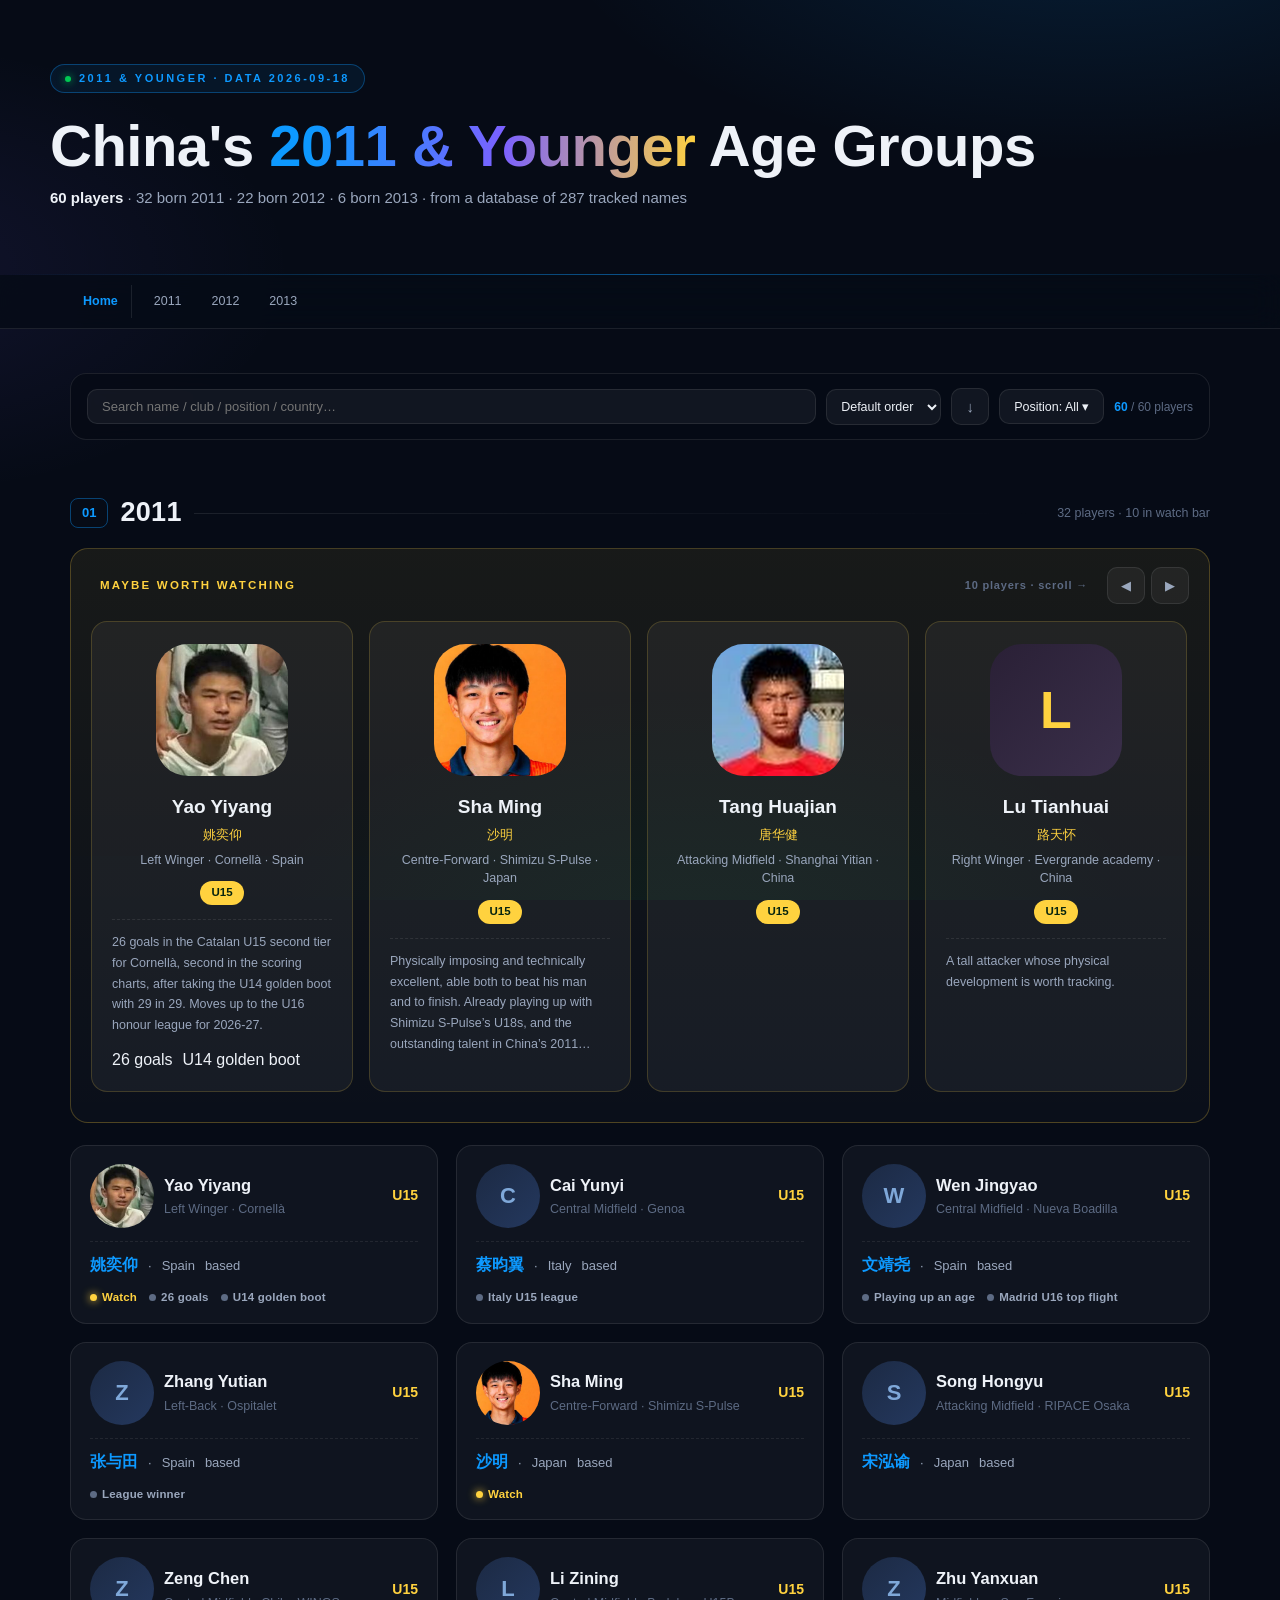
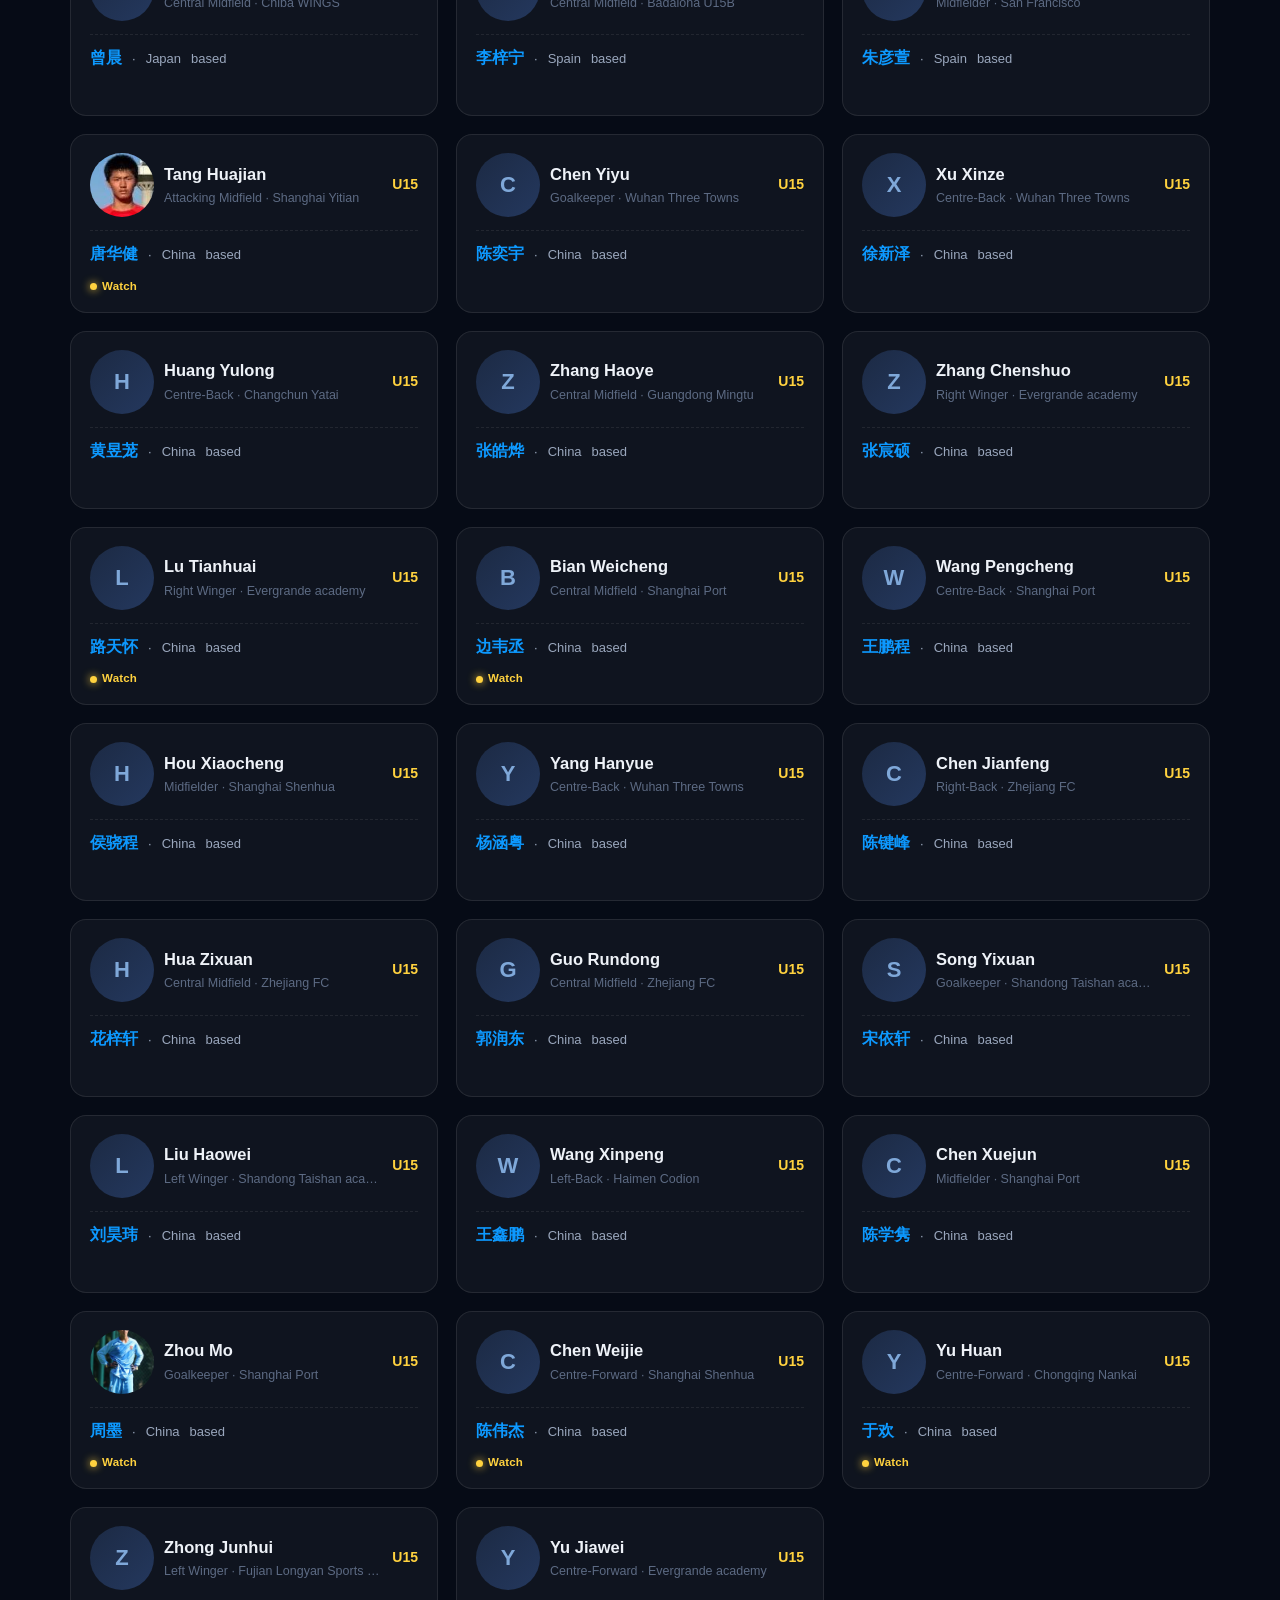
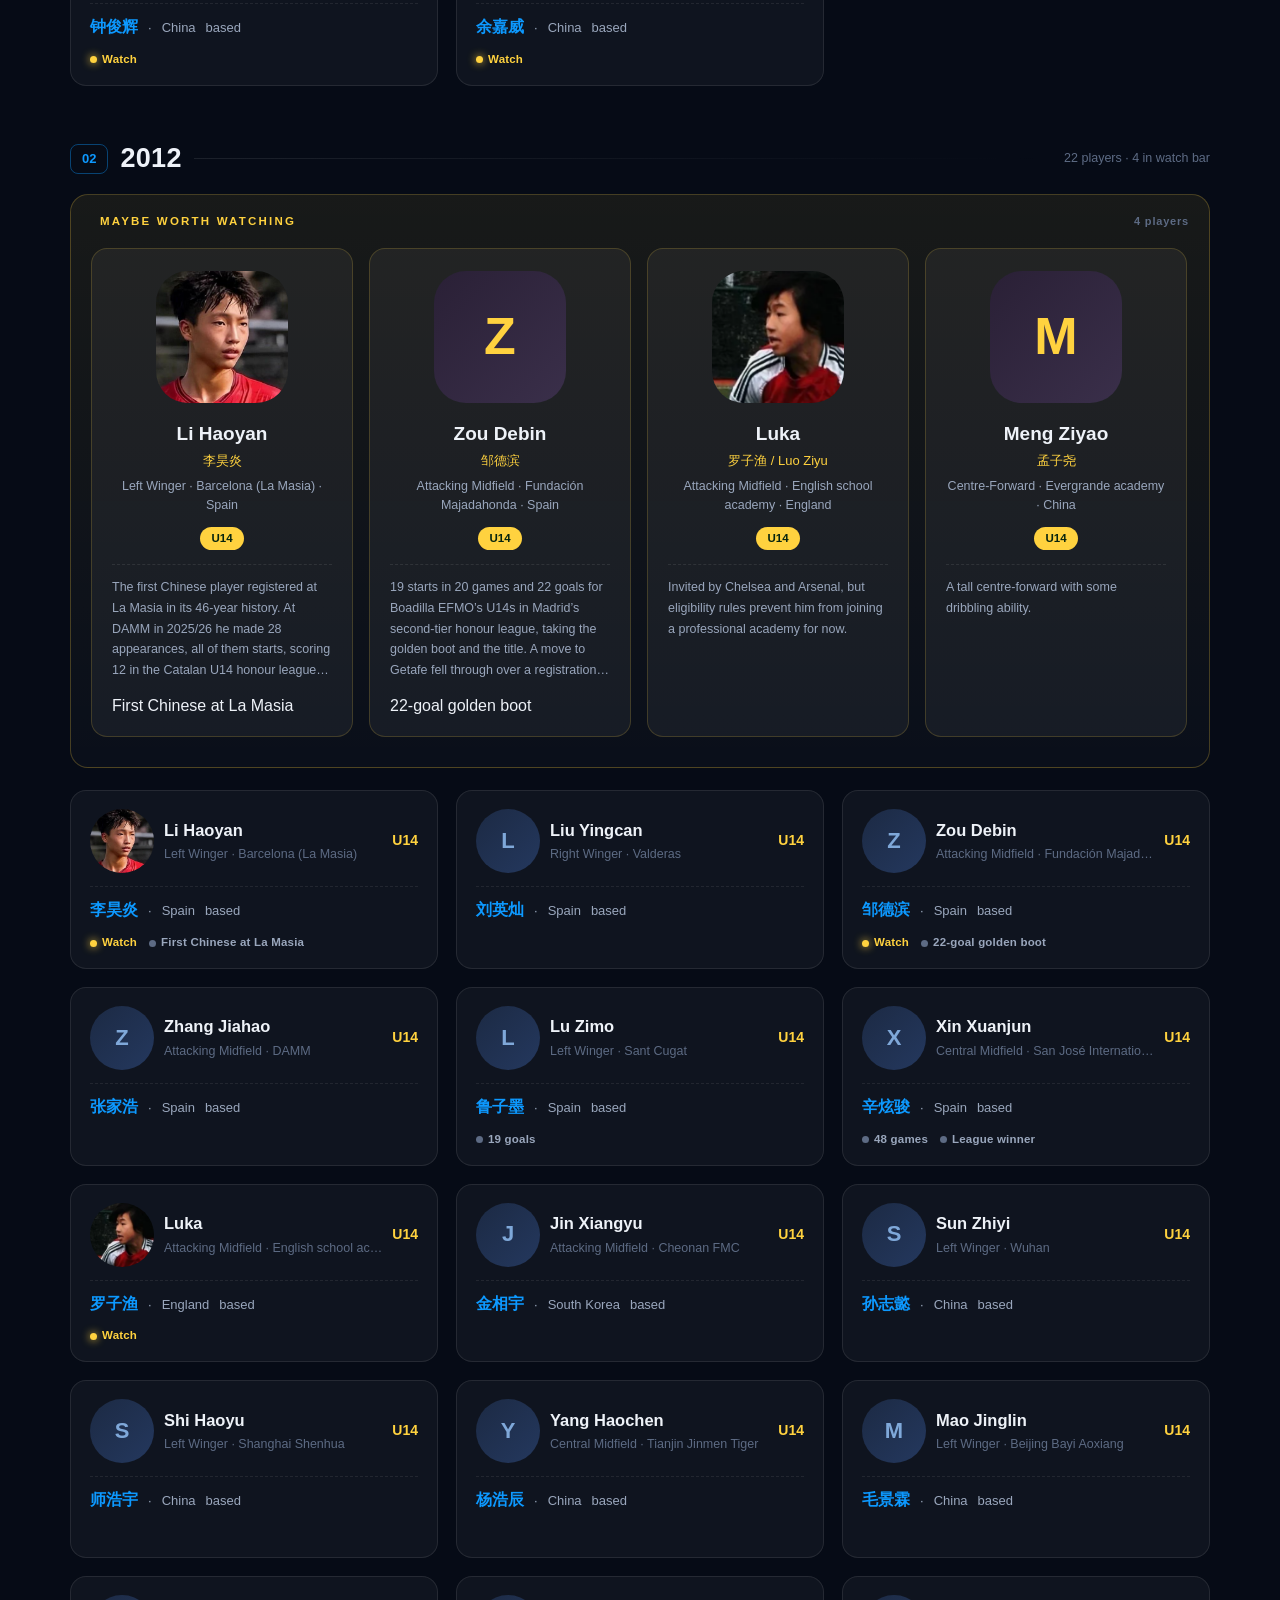
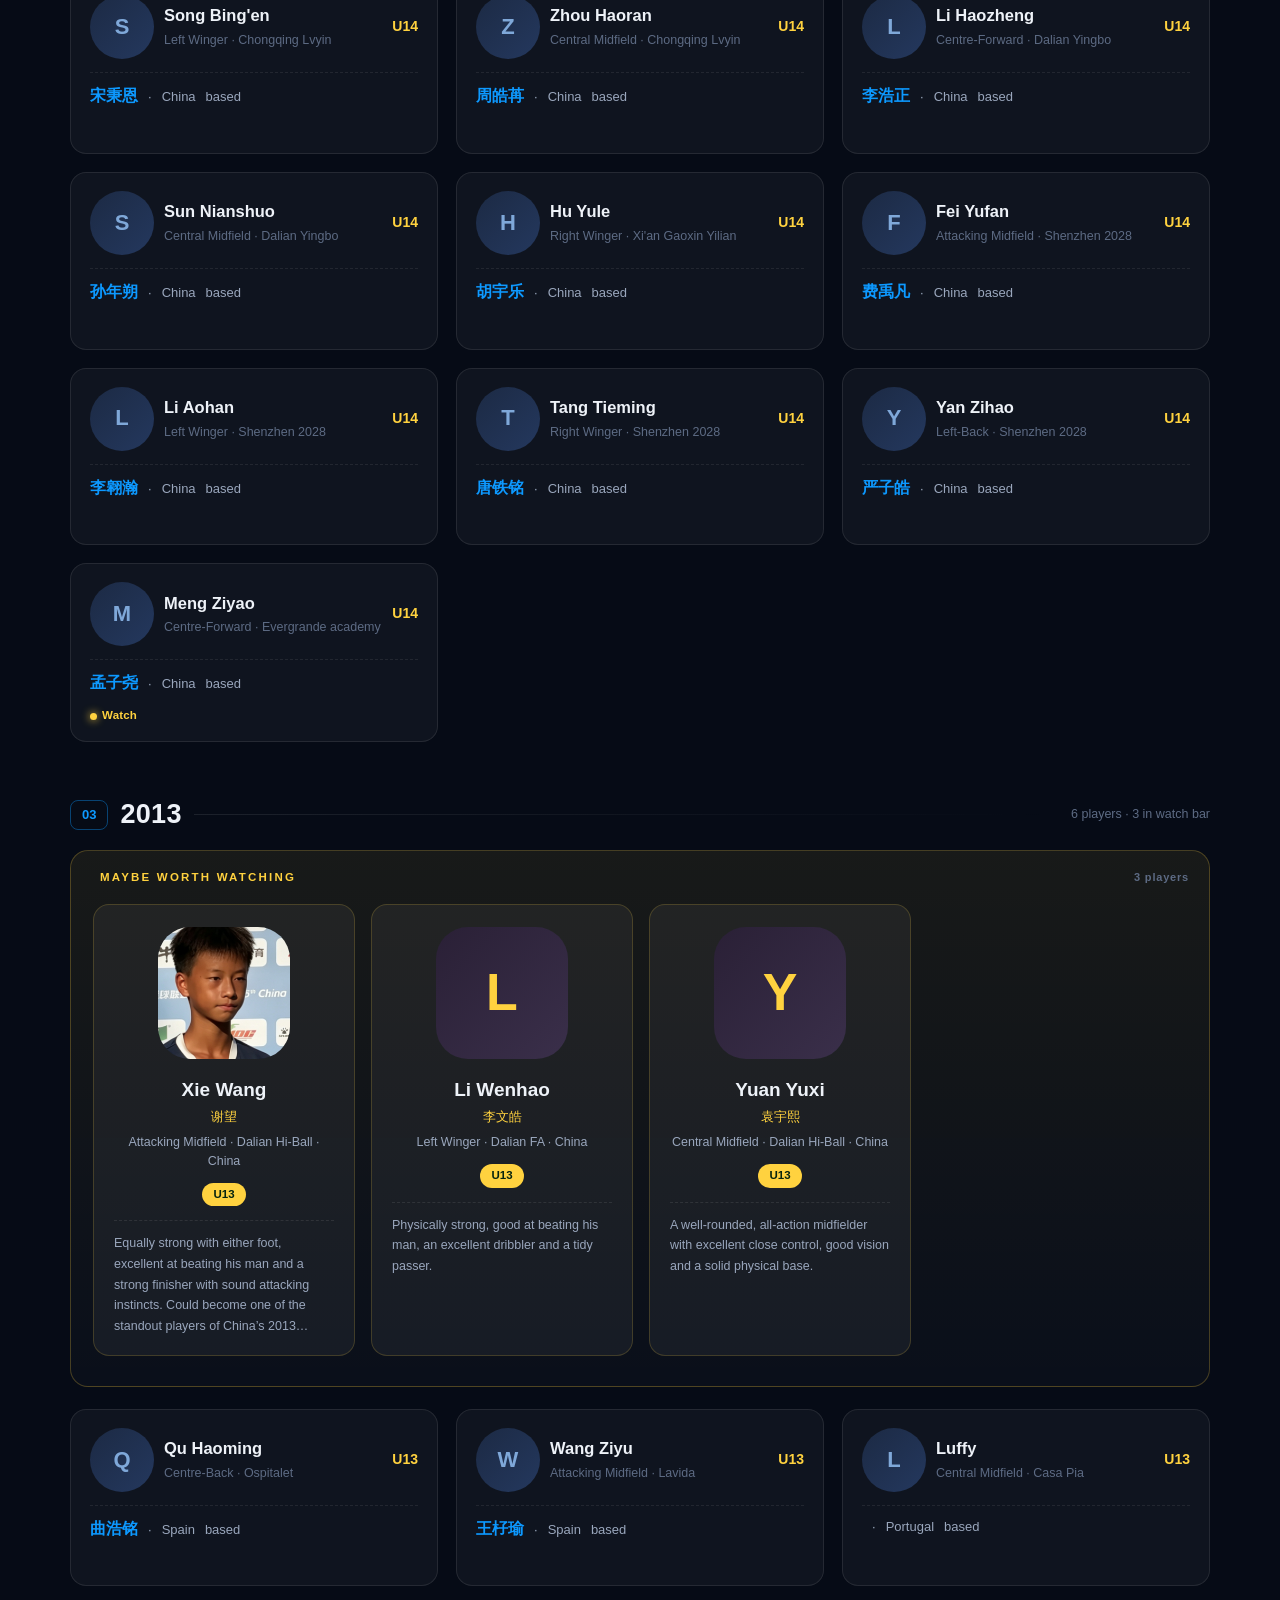
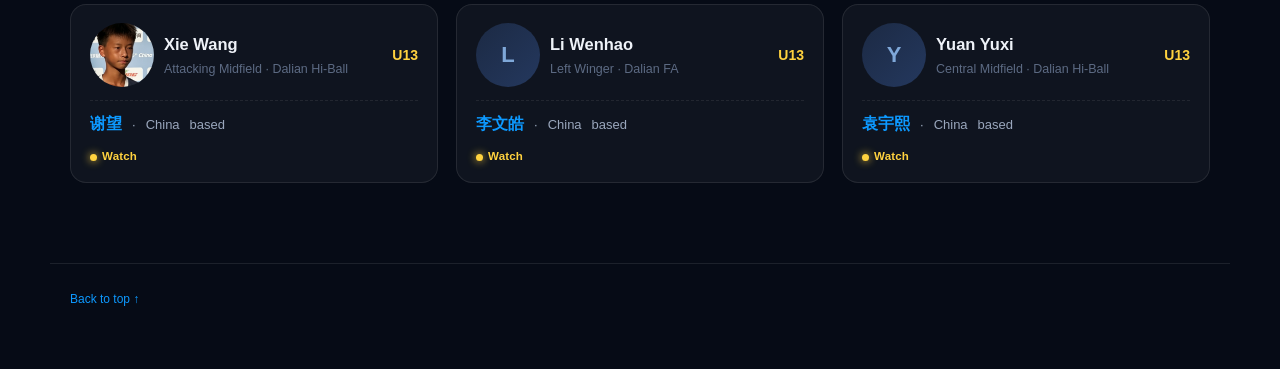
<file: reports/young_report.html>
<!DOCTYPE html>
<html lang="en">
<head>
<meta charset="utf-8">
<meta name="viewport" content="width=device-width, initial-scale=1">
<title>China's 2011 &amp; Younger Age Groups · Player Profiles</title>
<style>

:root{
  --bg:#060b16; --bg2:#0a1226; --panel:rgba(255,255,255,.04); --line:rgba(255,255,255,.09);
  --tx:#eef2f8; --tx2:#9aa7bd; --tx3:#5d6b84;
  --blue:#0D99FF; --green:#00C853; --gold:#FFD23F; --purple:#7B61FF; --red:#FF6B4A;
  --mono:"Segoe UI", "Microsoft YaHei", sans-serif;
}
*{box-sizing:border-box}
html{scroll-behavior:smooth}
body{margin:0; background:var(--bg); color:var(--tx); font-family:var(--mono); line-height:1.55; -webkit-font-smoothing:antialiased}
.bg-glow{position:fixed; inset:0; z-index:-1; pointer-events:none; background:
  radial-gradient(900px 420px at 85% -10%, rgba(13,153,255,.14), transparent 60%),
  radial-gradient(700px 380px at -10% 30%, rgba(123,97,255,.10), transparent 60%),
  radial-gradient(800px 500px at 55% 110%, rgba(0,200,83,.07), transparent 60%),
  var(--bg);}

/* ---------- hero ---------- */
.hero{padding:64px 32px 36px; position:relative; overflow:hidden}
.hero::after{content:""; position:absolute; inset:auto 0 0 0; height:1px; background:linear-gradient(90deg,transparent,rgba(13,153,255,.5),transparent)}
.hero-inner{max-width:1180px; margin:0 auto}
.tag{display:inline-flex; align-items:center; gap:8px; font-size:11px; letter-spacing:2.5px; text-transform:uppercase;
  color:var(--blue); border:1px solid rgba(13,153,255,.35); background:rgba(13,153,255,.08);
  padding:5px 14px; border-radius:30px; font-weight:600}
.tag .dot{width:6px; height:6px; border-radius:50%; background:var(--green); box-shadow:0 0 8px var(--green)}
h1{font-size:clamp(34px,5.2vw,58px); margin:22px 0 8px; font-weight:800; letter-spacing:-.5px; line-height:1.08}
h1 .grad{background:linear-gradient(92deg,#0D99FF 10%,#7B61FF 55%,#FFD23F 100%); -webkit-background-clip:text; background-clip:text; color:transparent}
.hero-sub{color:var(--tx2); font-size:15px; max-width:760px; margin:6px 0 30px}
.hero-sub b{color:var(--tx)}
.kpi-strip{display:grid; grid-template-columns:repeat(auto-fit,minmax(170px,1fr)); gap:14px; margin-top:8px}
.kpi{background:var(--panel); border:1px solid var(--line); border-radius:16px; padding:18px 20px; backdrop-filter:blur(8px);
  transition:transform .18s, border-color .18s}
.kpi:hover{transform:translateY(-3px); border-color:rgba(13,153,255,.45)}
.kpi .num{font-size:40px; font-weight:800; letter-spacing:-1px; line-height:1}
.kpi .lab{font-size:11.5px; color:var(--tx2); margin-top:8px; letter-spacing:.6px; text-transform:uppercase}
.kpi.blue .num{color:var(--blue)} .kpi.green .num{color:var(--green)}
.kpi.gold .num{color:var(--gold)} .kpi.purple .num{color:var(--purple)}
.hero-mini{display:flex; flex-wrap:wrap; gap:8px 22px; margin-top:18px; font-size:12.5px; color:var(--tx3)}
.hero-mini b{color:var(--tx2); font-weight:600}

/* Report navigation and small-screen controls */
a:focus-visible, button:focus-visible, input:focus-visible, select:focus-visible,
[role="button"]:focus-visible {
  outline:2px solid var(--blue); outline-offset:3px;
}
nav .nav-home { border-right:1px solid var(--line); border-radius:0; margin-right:5px; }
#top, #profiles, #impact, .yr { scroll-margin-top:64px; }
.nav-inner { scrollbar-width:thin; scrollbar-color:var(--line) transparent; }
@media(max-width:640px) {
  body .nav-inner { padding:5px 12px; }
  body nav a { display:flex; align-items:center; min-height:42px; padding:6px 10px; }
  body .prof-toolbar { position:relative; top:auto; gap:8px; padding:10px; }
  body .prof-toolbar input[type=text] { flex-basis:100%; min-width:0; font-size:16px; }
  body .prof-toolbar select { min-width:0; max-width:100%; }
  body .prof-toolbar button, body .prof-toolbar select { min-height:42px; }
  body .fm-grid { grid-template-columns:repeat(auto-fill,minmax(min(100%,330px),1fr)); }
  body .cbar { gap:8px; }
}
@media(prefers-reduced-motion:reduce) {
  html { scroll-behavior:auto; }
  *, *::before, *::after { animation-duration:.01ms !important; transition-duration:.01ms !important; }
}

/* ---------- sticky nav ---------- */
nav{position:sticky; top:0; z-index:50; background:rgba(6,11,22,.82); backdrop-filter:blur(14px);
  border-bottom:1px solid var(--line)}
.nav-inner{max-width:1180px; margin:0 auto; display:flex; gap:4px; overflow-x:auto; padding:10px 20px;}

nav a{color:var(--tx2); text-decoration:none; font-size:12.5px; padding:7px 13px; border-radius:20px; white-space:nowrap; transition:.15s}
nav a:hover{color:var(--tx); background:rgba(255,255,255,.07)}
nav a:first-child{color:var(--blue); font-weight:700}

/* ---------- sections ---------- */
main{max-width:1180px; margin:0 auto; padding:34px 20px 80px}
.sec-title{display:flex; align-items:center; gap:12px; margin:44px 0 18px}
.sec-title .no{font-size:12px; color:var(--blue); border:1px solid rgba(13,153,255,.4); border-radius:8px; padding:3px 9px; font-weight:700}
.sec-title h2{margin:0; font-size:22px; font-weight:750; letter-spacing:.3px}
.sec-title .line{flex:1; height:1px; background:linear-gradient(90deg,var(--line),transparent)}
.grid2{display:grid; grid-template-columns:1fr 1fr; gap:16px; margin-bottom:16px}
@media (max-width:900px){ .grid2{grid-template-columns:1fr} }

.card{background:var(--panel); border:1px solid var(--line); border-radius:16px; padding:18px 20px 14px;
  transition:border-color .18s, transform .18s; scroll-margin-top:70px}
.card:hover{border-color:rgba(255,255,255,.16)}
.cbar{display:flex; justify-content:space-between; align-items:center; margin-bottom:10px}
.ct{display:flex; align-items:center; gap:9px; font-size:14px; font-weight:650; letter-spacing:.2px}
.ct .ci{width:8px; height:8px; border-radius:3px; background:linear-gradient(135deg,var(--blue),var(--purple)); box-shadow:0 0 10px rgba(13,153,255,.5)}
.ct .sub{font-size:11px; color:var(--tx3); font-weight:400}
.btn{background:rgba(13,153,255,.14); color:var(--blue); border:1px solid rgba(13,153,255,.35); border-radius:8px;
  padding:4px 12px; font-size:11.5px; cursor:pointer; transition:.15s; font-family:var(--mono)}
.btn:hover{background:rgba(13,153,255,.26)}
.chart{width:100%; height:340px}

/* FM rank grid */
.fm-grid{display:grid; grid-template-columns:repeat(auto-fill,minmax(330px,1fr)); gap:16px}

/* ---------- impact table ---------- */
.tbl-wrap{overflow-x:auto; border-radius:14px; border:1px solid var(--line)}
table.tbl{width:100%; border-collapse:collapse; font-size:13px}
.tbl th{background:rgba(255,255,255,.05); color:var(--tx2); font-weight:600; font-size:11.5px; text-transform:uppercase;
  letter-spacing:.8px; padding:11px 14px; text-align:left; border-bottom:1px solid var(--line); white-space:nowrap}
.tbl td{padding:10px 14px; border-bottom:1px solid rgba(255,255,255,.05); color:var(--tx2)}
.tbl tr:hover td{background:rgba(13,153,255,.06); color:var(--tx)}
.tbl tr.top3 td{background:rgba(255,210,63,.06)}
.tbl tr.top3 td:first-child{color:var(--gold); font-weight:800}
.tbl .num{text-align:right; font-variant-numeric:tabular-nums}
.tbl .num b{color:var(--tx)}

/* ---------- profiles ---------- */
.prof-toolbar{position:sticky; top:58px; z-index:40; display:flex; flex-wrap:wrap; gap:10px; align-items:center;
  background:rgba(6,11,22,.85); backdrop-filter:blur(12px); border:1px solid var(--line); border-radius:16px;
  padding:14px 16px; margin:10px 0 18px}
.prof-toolbar input[type=text]{flex:1 1 200px; min-width:150px; background:rgba(255,255,255,.05); border:1px solid var(--line);
  color:var(--tx); border-radius:10px; padding:9px 14px; font-size:13px; outline:none; font-family:var(--mono)}
.prof-toolbar input[type=text]:focus{border-color:var(--blue)}
.prof-toolbar select{background:rgba(255,255,255,.05); border:1px solid var(--line); color:var(--tx); border-radius:10px;
  padding:9px 10px; font-size:12.5px; outline:none; cursor:pointer; font-family:var(--mono)}
.prof-toolbar select option{background:#0a1226; color:var(--tx)}
.dir-btn{width:38px; height:37px; border-radius:10px; border:1px solid var(--line); background:rgba(255,255,255,.05);
  color:var(--tx2); cursor:pointer; font-size:15px; transition:.15s}
.dir-btn:hover{border-color:var(--blue); color:var(--blue)}
.chips{display:flex; gap:6px; flex-wrap:wrap}
.chip{padding:6px 13px; border-radius:20px; font-size:12px; border:1px solid var(--line); color:var(--tx2);
  background:transparent; cursor:pointer; transition:.15s; font-family:var(--mono)}
.chip:hover{color:var(--tx); border-color:rgba(255,255,255,.25)}
.chip.on{background:rgba(13,153,255,.18); border-color:var(--blue); color:var(--blue); font-weight:650}
/* position dropdown */
.pos-dd{position:relative}
.pos-btn{background:rgba(255,255,255,.05); border:1px solid var(--line); color:var(--tx); border-radius:10px;
  padding:9px 14px; font-size:12.5px; cursor:pointer; font-family:var(--mono); white-space:nowrap; transition:border-color .15s}
.pos-btn:hover{border-color:var(--blue)}
.pos-menu{position:absolute; top:calc(100% + 6px); left:0; z-index:60; min-width:240px; background:#0c1428;
  border:1px solid var(--line); border-radius:12px; padding:6px; box-shadow:0 18px 50px rgba(0,0,0,.5);
  display:none; max-height:400px; overflow:auto; scrollbar-width:thin; scrollbar-color:#33405c transparent}
.pos-menu.show{display:block}
.pos-i{display:block; width:100%; text-align:left; background:none; border:none; color:var(--tx3); font-size:12px;
  padding:6px 12px; cursor:pointer; border-radius:7px; font-family:var(--mono); transition:.12s}
.pos-i:hover{background:rgba(13,153,255,.12); color:var(--tx)}
.pos-i.on{color:var(--blue); font-weight:650}
.pos-i.top{color:var(--tx2); border-bottom:1px solid var(--line); border-radius:0; margin-bottom:4px; padding:7px 10px}
.pos-i.top.on{color:var(--blue)}
.pos-g{display:flex; width:100%; align-items:center; gap:8px; background:none; border:none; color:var(--tx2);
  font-size:12.5px; padding:8px 10px; cursor:pointer; border-radius:8px; text-align:left; font-family:var(--mono); transition:.12s}
.pos-g:hover{background:rgba(255,255,255,.06); color:var(--tx)}
.pos-g .arr{color:var(--tx3); font-size:10px; width:12px; transition:transform .15s; flex-shrink:0}
.pos-g.on{color:var(--blue); font-weight:650}
.pos-group.open .pos-g .arr{transform:rotate(90deg)}
.pos-items{display:none; padding-left:10px}
.pos-group.open .pos-items{display:block}
.pos-count{font-size:10.5px; color:var(--tx3); margin-left:auto}
.pos-items .pos-i{display:flex; justify-content:space-between}
.pd-count{font-size:12px; color:var(--tx3); margin-left:auto; white-space:nowrap}
.pd-count b{color:var(--blue)}

.pd-grid{display:grid; grid-template-columns:repeat(auto-fill,minmax(225px,1fr)); gap:14px}
.pd-card{background:var(--panel); border:1px solid var(--line); border-radius:14px; padding:14px 15px 12px; cursor:pointer;
  position:relative; transition:transform .16s, border-color .16s, box-shadow .16s; overflow:hidden}
.pd-card::before{content:""; position:absolute; inset:0 0 auto 0; height:2px; background:linear-gradient(90deg,var(--blue),var(--purple));
  opacity:0; transition:opacity .16s}
.pd-card:hover{transform:translateY(-3px); border-color:rgba(13,153,255,.5); box-shadow:0 10px 30px rgba(0,0,0,.35)}
.pd-card:hover::before{opacity:1}
.pd-top{display:flex; align-items:center; gap:10px}
.pd-ph{width:42px; height:42px; border-radius:50%; overflow:hidden; flex-shrink:0; background:linear-gradient(135deg,#1c2a44,#24385e);
  display:flex; align-items:center; justify-content:center; font-weight:700; font-size:17px; color:#7fa8d9}
.pd-ph img{width:100%; height:100%; object-fit:cover}
.pd-nm{flex:1; min-width:0}
.pd-nm .nm{font-size:14px; font-weight:700; color:var(--tx); white-space:nowrap; overflow:hidden; text-overflow:ellipsis}
.pd-nm .meta{font-size:11.5px; color:var(--tx3); margin-top:2px; white-space:nowrap; overflow:hidden; text-overflow:ellipsis}
.pd-pot{font-size:12.5px; color:var(--gold); font-weight:700; flex-shrink:0}
.pd-row{display:flex; align-items:baseline; gap:10px; margin-top:10px; padding-top:9px; border-top:1px dashed rgba(255,255,255,.08);
  font-size:12px; color:var(--tx2); font-variant-numeric:tabular-nums}
.pd-row .stat{font-weight:700; font-size:13.5px; color:var(--tx)}
.pd-row .stat.g{color:var(--green)} .pd-row .stat.b{color:var(--blue)} .pd-row .stat.r{color:var(--red)}
/* 评估行：色点 + 短词（取代胶囊标签） */
.pd-eval{display:flex; align-items:center; flex-wrap:wrap; gap:7px 10px; margin-top:9px; min-height:15px}
.pd-eval .ev{display:inline-flex; align-items:center; gap:5px; font-size:10.5px; font-weight:650; color:var(--tx2); letter-spacing:.2px}
.pd-eval .dot{width:7px; height:7px; border-radius:50%; display:inline-block; flex-shrink:0}
.pd-eval .note{color:var(--blue); font-size:12px; cursor:default}
/* 有 Detailed Overview 的球员：铅笔标记转金色 */
.pd-eval .note.gold{color:var(--gold)}

/* ---------- modal ---------- */
.pd-overlay{position:fixed; inset:0; background:rgba(3,6,14,.7); backdrop-filter:blur(6px); display:none;
  align-items:flex-start; justify-content:center; z-index:100; padding:34px 14px; overflow:auto}
.pd-overlay.show{display:flex}
.pd-modal{background:linear-gradient(180deg,#0c1428,#0a1122); border:1px solid var(--line); border-radius:18px;
  max-width:780px; width:100%; padding:26px 28px; box-shadow:0 24px 70px rgba(0,0,0,.5); position:relative; animation:pop .18s ease}
@keyframes pop{from{opacity:0; transform:translateY(12px) scale(.985)} to{opacity:1; transform:none}}
.pd-modal .cls{position:absolute; top:14px; right:16px; border:1px solid var(--line); background:rgba(255,255,255,.06);
  border-radius:50%; width:32px; height:32px; font-size:14px; cursor:pointer; color:var(--tx2); transition:.15s}
.pd-modal .cls:hover{color:var(--tx); background:rgba(255,255,255,.14)}
.pm-head{display:flex; gap:16px; align-items:flex-start; padding-right:36px}
.pm-ph{width:76px; height:76px; border-radius:18px; overflow:hidden; flex-shrink:0; background:linear-gradient(135deg,#1c2a44,#24385e);
  display:flex; align-items:center; justify-content:center; font-size:30px; font-weight:800; color:#7fa8d9}
.pm-ph img{width:100%; height:100%; object-fit:cover}
.pm-id{flex:1; min-width:0}
.pm-name{font-size:23px; font-weight:800; letter-spacing:-.3px; margin:0}
.pm-name .stars{color:var(--gold); font-size:15px; letter-spacing:2px; vertical-align:2px}
.pm-meta{font-size:12.5px; color:var(--tx2); margin-top:4px; display:flex; align-items:center; gap:8px; flex-wrap:wrap}
.nt-badge{font-size:10px; font-weight:700; letter-spacing:.5px; padding:2px 9px; border-radius:12px;
  background:rgba(0,200,83,.13); color:#4ade80; border:1px solid rgba(0,200,83,.35)}
/* 评估条：替代头部胶囊标签，结构化四格仪表盘 */
.pm-strip{display:grid; grid-template-columns:repeat(auto-fit,minmax(118px,1fr)); gap:10px; margin-top:14px}
.pm-cell{background:rgba(255,255,255,.035); border:1px solid var(--line); border-radius:12px; padding:10px 13px 11px;
  transition:border-color .15s}
.pm-cell:hover{border-color:rgba(255,255,255,.22)}
.pm-cell .pk{font-size:9.5px; letter-spacing:1.3px; text-transform:uppercase; color:var(--tx3); font-weight:650}
.pm-cell .pv{font-size:15.5px; font-weight:750; margin-top:5px; line-height:1.15}
.pm-cell .pv small{font-size:10px; font-weight:600; opacity:.75; margin-left:4px}
.pm-rt{flex-shrink:0; text-align:center; background:rgba(255,255,255,.045); border:1px solid var(--line); border-radius:14px;
  padding:12px 16px 10px; min-width:96px}
.pm-rt .big{font-size:30px; font-weight:800; line-height:1}
.pm-rt .sm{font-size:10.5px; color:var(--tx3); margin-top:5px; line-height:1.4}
.pm-sec{background:rgba(255,255,255,.035); border:1px solid var(--line); border-radius:13px; padding:14px 16px; margin-top:14px}
.pm-sec h4{margin:0 0 9px; font-size:12px; color:var(--blue); letter-spacing:1.4px; text-transform:uppercase; font-weight:700}
.pm-grid2{display:grid; grid-template-columns:1fr 1fr; gap:14px}
@media (max-width:640px){ .pm-grid2{grid-template-columns:1fr} }
.pm-rows{display:grid; grid-template-columns:1fr 1fr; gap:6px 18px; font-size:13px; line-height:1.85}
.pm-rows b{color:var(--tx); font-weight:600}
.pm-rows .v{color:var(--tx2)}
.pm-assess{display:grid; grid-template-columns:1fr 1fr; gap:9px}
.pm-assess .cell{background:rgba(255,255,255,.03); border:1px solid var(--line); border-radius:10px; padding:10px 13px}
.pm-assess .k{font-size:10.5px; color:var(--tx3); letter-spacing:1px; text-transform:uppercase}
.pm-assess .v2{font-size:15px; font-weight:700; margin-top:3px}
.pm-foot{font-size:11px; color:var(--tx3); margin-top:16px; padding-top:12px; border-top:1px solid var(--line)}
/* ---------- 多版本 overview（带日期，可切换；默认显示最新一版） ---------- */
.ov-tabs{display:flex; flex-wrap:wrap; gap:8px; margin:2px 0 12px}
.ov-tab{display:inline-flex; align-items:center; gap:8px; font:inherit; font-size:11.5px; font-weight:650;
  color:var(--tx2); background:rgba(255,255,255,.04); border:1px solid var(--line); border-radius:20px;
  padding:5px 13px; cursor:pointer; transition:color .15s, border-color .15s, background .15s}
.ov-tab:hover{color:var(--tx); border-color:rgba(255,255,255,.24)}
.ov-tab.on{color:#06101f; background:var(--blue); border-color:var(--blue)}
.ov-tab .d{font-variant-numeric:tabular-nums; letter-spacing:.3px; font-weight:750; opacity:.85}
.ov-tab.on .d{opacity:1}
.ov-date{display:inline-block; font-size:11px; font-weight:700; color:var(--tx3); letter-spacing:.4px;
  border:1px solid var(--line); border-radius:12px; padding:2px 10px; margin-bottom:9px}
.ov-body{display:none; font-size:13px; line-height:1.85; color:var(--tx2);
  max-height:420px; overflow-y:auto; padding-right:6px; scrollbar-width:thin; scrollbar-color:#33405c transparent}
.ov-body.on{display:block}
.ov-body p{margin:0 0 10px}
.ov-body p:last-child{margin-bottom:0}
.ov-note{font-size:10.5px; color:var(--tx3); margin-top:11px}
.attr-chips{display:flex; flex-wrap:wrap; gap:6px}
.attr-chip{display:inline-block; font-size:12px; color:#fff; padding:3px 11px; border-radius:12px; font-weight:600}
.imp-wrap{max-height:430px; overflow-y:auto; margin:6px 2px 2px; scrollbar-width:thin; scrollbar-color:#33405c transparent}
footer{max-width:1180px; margin:0 auto; padding:26px 20px 60px; color:var(--tx3); font-size:12px;
  border-top:1px solid var(--line); display:flex; flex-wrap:wrap; gap:8px 24px; justify-content:space-between}
footer a{color:var(--blue); text-decoration:none}


/* ===== 2011+ 页扩展（用户要求：按年段分区 / 关注栏 / 整体更大） ===== */
.sec-title{margin:52px 0 14px}
.sec-title h2{font-size:27px}
.sec-title .no{font-size:13px; padding:4px 11px}
.sec-count{font-size:12.5px; color:var(--tx3); white-space:nowrap}
.hl-band{margin:0 0 22px; padding:18px 20px 20px; border-radius:18px;
  border:1px solid rgba(255,210,63,.24);
  background:linear-gradient(180deg, rgba(255,210,63,.075), rgba(255,255,255,.018))}
.hl-cap{display:flex; align-items:center; gap:9px; font-size:11.5px; letter-spacing:2.2px;
  text-transform:uppercase; color:var(--gold); font-weight:700; margin-bottom:15px}
.hl-title{display:flex; align-items:center; gap:9px}
.hl-cap .dot{background:var(--gold); box-shadow:0 0 8px var(--gold)}
.hl-hint{margin-left:auto; font-size:11px; letter-spacing:.8px; color:var(--tx3);
  text-transform:none; font-weight:600; white-space:nowrap}
.hl-nav{display:flex; gap:6px; margin-left:10px}
.hl-nav .dir-btn{padding:4px 10px; font-size:13px; line-height:1}
/* 横短竖长：一行排列、可左右滑动 */
.hl-row{display:flex; gap:16px; overflow-x:auto; padding:2px 2px 10px;
  scroll-snap-type:x proximity; scroll-behavior:smooth; -webkit-overflow-scrolling:touch}
.hl-row::-webkit-scrollbar{height:8px}
.hl-row::-webkit-scrollbar-thumb{background:rgba(255,210,63,.35); border-radius:8px}
.hl-row::-webkit-scrollbar-track{background:rgba(255,255,255,.05); border-radius:8px}
.hl-card{flex:0 0 262px; width:262px; scroll-snap-align:start; display:flex;
  flex-direction:column; background:rgba(255,255,255,.05);
  border:1px solid rgba(255,210,63,.18); border-radius:16px;
  padding:22px 20px 18px; cursor:pointer;
  transition:transform .16s, border-color .16s, box-shadow .16s}
.hl-card:hover{transform:translateY(-4px); border-color:rgba(255,210,63,.55);
  box-shadow:0 16px 40px rgba(0,0,0,.42)}
.hl-ph{width:132px; height:132px; border-radius:32px; overflow:hidden; flex-shrink:0;
  margin:0 auto 16px; background:linear-gradient(135deg,#2a2036,#3a2f4a);
  display:flex; align-items:center; justify-content:center;
  font-size:52px; font-weight:800; color:var(--gold)}
/* 皮肤只给了 .pd-ph img / .pm-ph img 尺寸规则，自定义的 .hl-ph 必须自己补：
   否则 img 按原始尺寸溢出，overflow:hidden 只露左上角（脸被裁偏、露出部分显得又小又歪） */
.hl-ph img{width:100%; height:100%; object-fit:cover; display:block}
.hl-nm{text-align:center}
.hl-nm .nm{font-size:19px; font-weight:800; color:var(--tx); white-space:nowrap;
  overflow:hidden; text-overflow:ellipsis}
.hl-nm .cn{font-size:13px; color:var(--gold); margin-top:3px}
.hl-nm .meta{font-size:12.5px; color:var(--tx2); margin-top:6px; line-height:1.5}
.hl-badge{font-size:11.5px; font-weight:700; color:#06240f; background:var(--gold);
  border-radius:20px; padding:3px 11px; margin:12px auto 0}
.hl-note{font-size:12.5px; color:var(--tx2); line-height:1.65; margin-top:14px;
  padding-top:12px; border-top:1px dashed rgba(255,255,255,.09);
  display:-webkit-box; -webkit-line-clamp:5; -webkit-box-orient:vertical; overflow:hidden}
.hl-tags{display:flex; flex-wrap:wrap; gap:7px 10px; margin-top:auto; padding-top:13px}
/* 下方球员卡整体放大 */
.pd-grid{grid-template-columns:repeat(auto-fill,minmax(min(100%,300px),1fr)); gap:18px}
.pd-card{padding:18px 19px 16px; border-radius:16px}
.pd-nm .nm{font-size:16.5px}
.pd-nm .meta{font-size:12.5px}
.pd-ph{font-size:22px}
.pd-pot{font-size:14px}
.pd-row{font-size:13px; margin-top:13px; padding-top:11px}
.pd-row .stat{font-size:16px}
.pd-eval{gap:8px 12px; margin-top:11px; min-height:17px}
.pd-eval .ev{font-size:11.5px}
.pd-card .ev.watch{color:var(--gold)}
.pd-card .ev.watch .dot{background:var(--gold); box-shadow:0 0 8px var(--gold)}
@media (max-width:640px){ .hl-card{flex:0 0 232px; width:232px} }
@media (max-width:390px){
  .hl-cap{flex-wrap:wrap}
  .hl-title{flex-basis:100%}
  .hl-hint{margin-left:0; white-space:normal}
  .hl-nav{margin-left:auto}
}

</style>
</head>
<body>
<div class="bg-glow"></div>

<header class="hero">
  <div class="hero-inner">
    <div class="tag"><span class="dot"></span>2011 &amp; Younger · Data 2026-09-18</div>
    <h1>China's <span class="grad">2011 &amp; Younger</span> Age Groups</h1>
    <p class="hero-sub"><b>60 players</b> · 32 born 2011 · 22 born 2012 · 6 born 2013 · from a database of 287 tracked names</p>
  </div>
</header>

<nav aria-label="Birth years"><div class="nav-inner">
  <a class="nav-home" href="../index.html">Home</a>
  <a href="#y2011">2011</a>
  <a href="#y2012">2012</a>
  <a href="#y2013">2013</a>
</div></nav>

<main id="top">
  <div class="prof-toolbar">
    <input type="text" id="pdSearch" aria-label="Search players" placeholder="Search name / club / position / country…">
    <select id="pdSort" aria-label="Sort players">
      <option value="default">Default order</option>
      <option value="name">Name (A–Z)</option>
      <option value="club">Club (A–Z)</option>
    </select>
    <button class="dir-btn" id="pdDir" title="Direction">↓</button>
    <div class="pos-dd">
      <button class="pos-btn" id="pdPosBtn" type="button">Position: All ▾</button>
      <div class="pos-menu" id="pdPosMenu">
        <button class="pos-i top" type="button" data-pos="All">All Positions</button>
        <div id="pdPosGroups"></div>
      </div>
    </div>
    <span class="pd-count" id="pdCount"></span>
  </div>

  <section class="yr" id="y2011">
    <div class="sec-title"><span class="no">01</span><h2>2011</h2><span class="line"></span><span class="sec-count" id="secCount-2011"></span></div>
    <div class="hl-band" id="hlBand-2011">
      <div class="hl-cap"><span class="hl-title"><span class="dot"></span>Maybe worth watching</span><span class="hl-hint" id="hlHint-2011"></span><span class="hl-nav" data-yr="2011"><button class="dir-btn" type="button" data-scroll="-1" data-yr="2011">◀</button><button class="dir-btn" type="button" data-scroll="1" data-yr="2011">▶</button></span></div>
      <div class="hl-row" id="hlRow-2011"></div>
    </div>
    <div class="pd-grid" id="pdGrid-2011"></div>
  </section>

  <section class="yr" id="y2012">
    <div class="sec-title"><span class="no">02</span><h2>2012</h2><span class="line"></span><span class="sec-count" id="secCount-2012"></span></div>
    <div class="hl-band" id="hlBand-2012">
      <div class="hl-cap"><span class="hl-title"><span class="dot"></span>Maybe worth watching</span><span class="hl-hint" id="hlHint-2012"></span><span class="hl-nav" data-yr="2012"><button class="dir-btn" type="button" data-scroll="-1" data-yr="2012">◀</button><button class="dir-btn" type="button" data-scroll="1" data-yr="2012">▶</button></span></div>
      <div class="hl-row" id="hlRow-2012"></div>
    </div>
    <div class="pd-grid" id="pdGrid-2012"></div>
  </section>

  <section class="yr" id="y2013">
    <div class="sec-title"><span class="no">03</span><h2>2013</h2><span class="line"></span><span class="sec-count" id="secCount-2013"></span></div>
    <div class="hl-band" id="hlBand-2013">
      <div class="hl-cap"><span class="hl-title"><span class="dot"></span>Maybe worth watching</span><span class="hl-hint" id="hlHint-2013"></span><span class="hl-nav" data-yr="2013"><button class="dir-btn" type="button" data-scroll="-1" data-yr="2013">◀</button><button class="dir-btn" type="button" data-scroll="1" data-yr="2013">▶</button></span></div>
      <div class="hl-row" id="hlRow-2013"></div>
    </div>
    <div class="pd-grid" id="pdGrid-2013"></div>
  </section>

</main>

<footer>
  <span><a href="#top">Back to top ↑</a></span>
</footer>

<div class="pd-overlay" id="pdOverlay"><div class="pd-modal" id="pdModal"></div></div>

<script>const DATA = {"generated": "2026-09-18", "years": [{"year": 2011}, {"year": 2012}, {"year": 2013}], "players": [{"name": "Li Haoyan", "en": "Li Haoyan", "cn": "李昊炎", "alias": "", "year": 2012, "age_label": "U14", "pos": "Left Winger", "major": "Forward", "club": "Barcelona (La Masia)", "country": "Spain", "note": "The first Chinese player registered at La Masia in its 46-year history. At DAMM in 2025/26 he made 28 appearances, all of them starts, scoring 12 in the Catalan U14 honour league; signed for Barcelona in June 2026. Needs no introduction: the best-known name in China’s 2012 group.", "tags": ["First Chinese at La Masia"], "watch": true, "photo": "../images/players_2011plus/Li_Haoyan.png"}, {"name": "Yao Yiyang", "en": "Yao Yiyang", "cn": "姚奕仰", "alias": "", "year": 2011, "age_label": "U15", "pos": "Left Winger", "major": "Forward", "club": "Cornellà", "country": "Spain", "note": "26 goals in the Catalan U15 second tier for Cornellà, second in the scoring charts, after taking the U14 golden boot with 29 in 29. Moves up to the U16 honour league for 2026-27.", "tags": ["26 goals", "U14 golden boot"], "watch": true, "photo": "../images/players_2011plus/Yao_Yiyang.png"}, {"name": "Cai Yunyi", "en": "Cai Yunyi", "cn": "蔡昀翼", "alias": "", "year": 2011, "age_label": "U15", "pos": "Central Midfield", "major": "Midfielder", "club": "Genoa", "country": "Italy", "note": "In the Genoa academy since 2022 and a regular in Italy's U15 league last season: 12 games, seven of them starts. Born in Italy to parents from Zhejiang.", "tags": ["Italy U15 league"], "watch": false, "photo": ""}, {"name": "Wen Jingyao", "en": "Wen Jingyao", "cn": "文靖尧", "alias": "", "year": 2011, "age_label": "U15", "pos": "Central Midfield", "major": "Midfielder", "club": "Nueva Boadilla", "country": "Spain", "note": "Playing a year up in Madrid's top U16 division: 26 squad appearances and eight starts for Nueva Boadilla's A side, and registered for their U19s in the sixth tier. Came through Beijing Guoan's academy and RDFZ before moving to Spain.", "tags": ["Playing up an age", "Madrid U16 top flight"], "watch": false, "photo": ""}, {"name": "Zhang Yutian", "en": "Zhang Yutian", "cn": "张与田", "alias": "", "year": 2011, "age_label": "U15", "pos": "Left-Back", "major": "Defender", "club": "Ospitalet", "country": "Spain", "note": "A left-back, not a midfielder as some lists have him: 18 starts in 28 games as Ospitalet won the Catalan U15 second tier, losing twice all season. Moves to Cornellà's U16s in the honour league for 2026-27.", "tags": ["League winner"], "watch": false, "photo": ""}, {"name": "Sha Ming", "en": "Sha Ming", "cn": "沙明", "alias": "", "year": 2011, "age_label": "U15", "pos": "Centre-Forward", "major": "Forward", "club": "Shimizu S-Pulse", "country": "Japan", "note": "Physically imposing and technically excellent, able both to beat his man and to finish. Already playing up with Shimizu S-Pulse’s U18s, and the outstanding talent in China’s 2011 group.", "tags": [], "watch": true, "photo": "../images/players_2011plus/Sha_Ming.png"}, {"name": "Song Hongyu", "en": "Song Hongyu", "cn": "宋泓谕", "alias": "", "year": 2011, "age_label": "U15", "pos": "Attacking Midfield", "major": "Midfielder", "club": "RIPACE Osaka", "country": "Japan", "note": "", "tags": [], "watch": false, "photo": ""}, {"name": "Zeng Chen", "en": "Zeng Chen", "cn": "曾晨", "alias": "", "year": 2011, "age_label": "U15", "pos": "Central Midfield", "major": "Midfielder", "club": "Chiba WINGS", "country": "Japan", "note": "", "tags": [], "watch": false, "photo": ""}, {"name": "Li Zining", "en": "Li Zining", "cn": "李梓宁", "alias": "", "year": 2011, "age_label": "U15", "pos": "Central Midfield", "major": "Midfielder", "club": "Badalona U15B", "country": "Spain", "note": "", "tags": [], "watch": false, "photo": ""}, {"name": "Zhu Yanxuan", "en": "Zhu Yanxuan", "cn": "朱彦萱", "alias": "", "year": 2011, "age_label": "U15", "pos": "", "major": "Midfielder", "club": "San Francisco", "country": "Spain", "note": "", "tags": [], "watch": false, "photo": ""}, {"name": "Liu Yingcan", "en": "Liu Yingcan", "cn": "刘英灿", "alias": "", "year": 2012, "age_label": "U14", "pos": "Right Winger", "major": "Forward", "club": "Valderas", "country": "Spain", "note": "", "tags": [], "watch": false, "photo": ""}, {"name": "Zou Debin", "en": "Zou Debin", "cn": "邹德滨", "alias": "", "year": 2012, "age_label": "U14", "pos": "Attacking Midfield", "major": "Midfielder", "club": "Fundación Majadahonda", "country": "Spain", "note": "19 starts in 20 games and 22 goals for Boadilla EFMO’s U14s in Madrid’s second-tier honour league, taking the golden boot and the title. A move to Getafe fell through over a registration issue, and he is now in the Majadahonda foundation’s youth side.", "tags": ["22-goal golden boot"], "watch": true, "photo": ""}, {"name": "Zhang Jiahao", "en": "Zhang Jiahao", "cn": "张家浩", "alias": "", "year": 2012, "age_label": "U14", "pos": "Attacking Midfield", "major": "Midfielder", "club": "DAMM", "country": "Spain", "note": "", "tags": [], "watch": false, "photo": ""}, {"name": "Lu Zimo", "en": "Lu Zimo", "cn": "鲁子墨", "alias": "", "year": 2012, "age_label": "U14", "pos": "Left Winger", "major": "Forward", "club": "Sant Cugat", "country": "Spain", "note": "19 goals in 30 games for Cornellà's U13s in the Catalan second tier, then 23 starts and five goals for Sant Cugat's U14s in the honour league; registered with Cornellà's U15s for 2026-27.", "tags": ["19 goals"], "watch": false, "photo": ""}, {"name": "Xin Xuanjun", "en": "Xin Xuanjun", "cn": "辛炫骏", "alias": "", "year": 2012, "age_label": "U14", "pos": "Central Midfield", "major": "Midfielder", "club": "San José International", "country": "Spain", "note": "48 league appearances and 15 goals across Spanish youth levels last season, 43 of them starts.", "tags": ["48 games", "League winner"], "watch": false, "photo": ""}, {"name": "Luka", "en": "Luo Ziyu", "cn": "罗子渔", "alias": "Luka", "year": 2012, "age_label": "U14", "pos": "Attacking Midfield", "major": "Midfielder", "club": "English school academy", "country": "England", "note": "Invited by Chelsea and Arsenal, but eligibility rules prevent him from joining a professional academy for now.", "tags": [], "watch": true, "photo": "../images/players_2011plus/Luo_Ziyu.png"}, {"name": "Jin Xiangyu", "en": "Jin Xiangyu", "cn": "金相宇", "alias": "", "year": 2012, "age_label": "U14", "pos": "Attacking Midfield", "major": "Midfielder", "club": "Cheonan FMC", "country": "South Korea", "note": "", "tags": [], "watch": false, "photo": ""}, {"name": "Qu Haoming", "en": "Qu Haoming", "cn": "曲浩铭", "alias": "", "year": 2013, "age_label": "U13", "pos": "Centre-Back", "major": "Defender", "club": "Ospitalet", "country": "Spain", "note": "", "tags": [], "watch": false, "photo": ""}, {"name": "Wang Ziyu", "en": "Wang Ziyu", "cn": "王杍瑜", "alias": "", "year": 2013, "age_label": "U13", "pos": "Attacking Midfield", "major": "Midfielder", "club": "Lavida", "country": "Spain", "note": "", "tags": [], "watch": false, "photo": ""}, {"name": "Luffy", "en": "Luffy", "cn": "", "alias": "", "year": 2013, "age_label": "U13", "pos": "Central Midfield", "major": "Midfielder", "club": "Casa Pia", "country": "Portugal", "note": "", "tags": [], "watch": false, "photo": ""}, {"name": "Tang Huajian", "en": "Tang Huajian", "cn": "唐华健", "alias": "", "year": 2011, "age_label": "U15", "pos": "Attacking Midfield", "major": "Midfielder", "club": "Shanghai Yitian", "country": "China", "note": "", "tags": [], "watch": true, "photo": "../images/players_2011plus/Tang_Huajian.png"}, {"name": "Chen Yiyu", "en": "Chen Yiyu", "cn": "陈奕宇", "alias": "", "year": 2011, "age_label": "U15", "pos": "Goalkeeper", "major": "Goalkeeper", "club": "Wuhan Three Towns", "country": "China", "note": "", "tags": [], "watch": false, "photo": ""}, {"name": "Xu Xinze", "en": "Xu Xinze", "cn": "徐新泽", "alias": "", "year": 2011, "age_label": "U15", "pos": "Centre-Back", "major": "Defender", "club": "Wuhan Three Towns", "country": "China", "note": "", "tags": [], "watch": false, "photo": ""}, {"name": "Huang Yulong", "en": "Huang Yulong", "cn": "黄昱茏", "alias": "", "year": 2011, "age_label": "U15", "pos": "Centre-Back", "major": "Defender", "club": "Changchun Yatai", "country": "China", "note": "", "tags": [], "watch": false, "photo": ""}, {"name": "Zhang Haoye", "en": "Zhang Haoye", "cn": "张皓烨", "alias": "", "year": 2011, "age_label": "U15", "pos": "Central Midfield", "major": "Midfielder", "club": "Guangdong Mingtu", "country": "China", "note": "", "tags": [], "watch": false, "photo": ""}, {"name": "Zhang Chenshuo", "en": "Zhang Chenshuo", "cn": "张宸硕", "alias": "", "year": 2011, "age_label": "U15", "pos": "Right Winger", "major": "Forward", "club": "Evergrande academy", "country": "China", "note": "", "tags": [], "watch": false, "photo": ""}, {"name": "Lu Tianhuai", "en": "Lu Tianhuai", "cn": "路天怀", "alias": "", "year": 2011, "age_label": "U15", "pos": "Right Winger", "major": "Forward", "club": "Evergrande academy", "country": "China", "note": "A tall attacker whose physical development is worth tracking.", "tags": [], "watch": true, "photo": ""}, {"name": "Bian Weicheng", "en": "Bian Weicheng", "cn": "边韦丞", "alias": "", "year": 2011, "age_label": "U15", "pos": "Central Midfield", "major": "Midfielder", "club": "Shanghai Port", "country": "China", "note": "", "tags": [], "watch": true, "photo": ""}, {"name": "Wang Pengcheng", "en": "Wang Pengcheng", "cn": "王鹏程", "alias": "", "year": 2011, "age_label": "U15", "pos": "Centre-Back", "major": "Defender", "club": "Shanghai Port", "country": "China", "note": "", "tags": [], "watch": false, "photo": ""}, {"name": "Hou Xiaocheng", "en": "Hou Xiaocheng", "cn": "侯骁程", "alias": "", "year": 2011, "age_label": "U15", "pos": "", "major": "Midfielder", "club": "Shanghai Shenhua", "country": "China", "note": "", "tags": [], "watch": false, "photo": ""}, {"name": "Yang Hanyue", "en": "Yang Hanyue", "cn": "杨涵粤", "alias": "", "year": 2011, "age_label": "U15", "pos": "Centre-Back", "major": "Defender", "club": "Wuhan Three Towns", "country": "China", "note": "", "tags": [], "watch": false, "photo": ""}, {"name": "Chen Jianfeng", "en": "Chen Jianfeng", "cn": "陈键峰", "alias": "", "year": 2011, "age_label": "U15", "pos": "Right-Back", "major": "Defender", "club": "Zhejiang FC", "country": "China", "note": "", "tags": [], "watch": false, "photo": ""}, {"name": "Hua Zixuan", "en": "Hua Zixuan", "cn": "花梓轩", "alias": "", "year": 2011, "age_label": "U15", "pos": "Central Midfield", "major": "Midfielder", "club": "Zhejiang FC", "country": "China", "note": "", "tags": [], "watch": false, "photo": ""}, {"name": "Guo Rundong", "en": "Guo Rundong", "cn": "郭润东", "alias": "", "year": 2011, "age_label": "U15", "pos": "Central Midfield", "major": "Midfielder", "club": "Zhejiang FC", "country": "China", "note": "", "tags": [], "watch": false, "photo": ""}, {"name": "Song Yixuan", "en": "Song Yixuan", "cn": "宋依轩", "alias": "", "year": 2011, "age_label": "U15", "pos": "Goalkeeper", "major": "Goalkeeper", "club": "Shandong Taishan academy", "country": "China", "note": "", "tags": [], "watch": false, "photo": ""}, {"name": "Liu Haowei", "en": "Liu Haowei", "cn": "刘昊玮", "alias": "", "year": 2011, "age_label": "U15", "pos": "Left Winger", "major": "Forward", "club": "Shandong Taishan academy", "country": "China", "note": "", "tags": [], "watch": false, "photo": ""}, {"name": "Wang Xinpeng", "en": "Wang Xinpeng", "cn": "王鑫鹏", "alias": "", "year": 2011, "age_label": "U15", "pos": "Left-Back", "major": "Defender", "club": "Haimen Codion", "country": "China", "note": "", "tags": [], "watch": false, "photo": ""}, {"name": "Chen Xuejun", "en": "Chen Xuejun", "cn": "陈学隽", "alias": "", "year": 2011, "age_label": "U15", "pos": "", "major": "Midfielder", "club": "Shanghai Port", "country": "China", "note": "", "tags": [], "watch": false, "photo": ""}, {"name": "Zhou Mo", "en": "Zhou Mo", "cn": "周墨", "alias": "", "year": 2011, "age_label": "U15", "pos": "Goalkeeper", "major": "Goalkeeper", "club": "Shanghai Port", "country": "China", "note": "Sharp reflexes.", "tags": [], "watch": true, "photo": "../images/players_2011plus/Zhou_Mo.png"}, {"name": "Chen Weijie", "en": "Chen Weijie", "cn": "陈伟杰", "alias": "", "year": 2011, "age_label": "U15", "pos": "Centre-Forward", "major": "Forward", "club": "Shanghai Shenhua", "country": "China", "note": "Tall, strong and explosive, with a refined touch and good dribbling to match. Could make his mark in China’s age-group internationals.", "tags": [], "watch": true, "photo": ""}, {"name": "Yu Huan", "en": "Yu Huan", "cn": "于欢", "alias": "", "year": 2011, "age_label": "U15", "pos": "Centre-Forward", "major": "Forward", "club": "Chongqing Nankai", "country": "China", "note": "A tall centre-forward whose physical development is worth tracking.", "tags": [], "watch": true, "photo": ""}, {"name": "Sun Zhiyi", "en": "Sun Zhiyi", "cn": "孙志懿", "alias": "", "year": 2012, "age_label": "U14", "pos": "Left Winger", "major": "Forward", "club": "Wuhan", "country": "China", "note": "", "tags": [], "watch": false, "photo": ""}, {"name": "Shi Haoyu", "en": "Shi Haoyu", "cn": "师浩宇", "alias": "", "year": 2012, "age_label": "U14", "pos": "Left Winger", "major": "Forward", "club": "Shanghai Shenhua", "country": "China", "note": "", "tags": [], "watch": false, "photo": ""}, {"name": "Yang Haochen", "en": "Yang Haochen", "cn": "杨浩辰", "alias": "", "year": 2012, "age_label": "U14", "pos": "Central Midfield", "major": "Midfielder", "club": "Tianjin Jinmen Tiger", "country": "China", "note": "", "tags": [], "watch": false, "photo": ""}, {"name": "Mao Jinglin", "en": "Mao Jinglin", "cn": "毛景霖", "alias": "", "year": 2012, "age_label": "U14", "pos": "Left Winger", "major": "Forward", "club": "Beijing Bayi Aoxiang", "country": "China", "note": "", "tags": [], "watch": false, "photo": ""}, {"name": "Song Bing'en", "en": "Song Bing'en", "cn": "宋秉恩", "alias": "", "year": 2012, "age_label": "U14", "pos": "Left Winger", "major": "Forward", "club": "Chongqing Lvyin", "country": "China", "note": "", "tags": [], "watch": false, "photo": ""}, {"name": "Zhou Haoran", "en": "Zhou Haoran", "cn": "周皓苒", "alias": "", "year": 2012, "age_label": "U14", "pos": "Central Midfield", "major": "Midfielder", "club": "Chongqing Lvyin", "country": "China", "note": "", "tags": [], "watch": false, "photo": ""}, {"name": "Li Haozheng", "en": "Li Haozheng", "cn": "李浩正", "alias": "", "year": 2012, "age_label": "U14", "pos": "Centre-Forward", "major": "Forward", "club": "Dalian Yingbo", "country": "China", "note": "", "tags": [], "watch": false, "photo": ""}, {"name": "Sun Nianshuo", "en": "Sun Nianshuo", "cn": "孙年朔", "alias": "", "year": 2012, "age_label": "U14", "pos": "Central Midfield", "major": "Midfielder", "club": "Dalian Yingbo", "country": "China", "note": "", "tags": [], "watch": false, "photo": ""}, {"name": "Hu Yule", "en": "Hu Yule", "cn": "胡宇乐", "alias": "", "year": 2012, "age_label": "U14", "pos": "Right Winger", "major": "Forward", "club": "Xi'an Gaoxin Yilian", "country": "China", "note": "", "tags": [], "watch": false, "photo": ""}, {"name": "Fei Yufan", "en": "Fei Yufan", "cn": "费禹凡", "alias": "", "year": 2012, "age_label": "U14", "pos": "Attacking Midfield", "major": "Midfielder", "club": "Shenzhen 2028", "country": "China", "note": "", "tags": [], "watch": false, "photo": ""}, {"name": "Li Aohan", "en": "Li Aohan", "cn": "李翱瀚", "alias": "", "year": 2012, "age_label": "U14", "pos": "Left Winger", "major": "Forward", "club": "Shenzhen 2028", "country": "China", "note": "", "tags": [], "watch": false, "photo": ""}, {"name": "Tang Tieming", "en": "Tang Tieming", "cn": "唐铁铭", "alias": "", "year": 2012, "age_label": "U14", "pos": "Right Winger", "major": "Forward", "club": "Shenzhen 2028", "country": "China", "note": "", "tags": [], "watch": false, "photo": ""}, {"name": "Yan Zihao", "en": "Yan Zihao", "cn": "严子皓", "alias": "", "year": 2012, "age_label": "U14", "pos": "Left-Back", "major": "Defender", "club": "Shenzhen 2028", "country": "China", "note": "", "tags": [], "watch": false, "photo": ""}, {"name": "Zhong Junhui", "en": "Zhong Junhui", "cn": "钟俊辉", "alias": "", "year": 2011, "age_label": "U15", "pos": "Left Winger", "major": "Forward", "club": "Fujian Longyan Sports School", "country": "China", "note": "A good dribbler who beats his man; physically still on the small side.", "tags": [], "watch": true, "photo": ""}, {"name": "Yu Jiawei", "en": "Yu Jiawei", "cn": "余嘉威", "alias": "", "year": 2011, "age_label": "U15", "pos": "Centre-Forward", "major": "Forward", "club": "Evergrande academy", "country": "China", "note": "", "tags": [], "watch": true, "photo": ""}, {"name": "Meng Ziyao", "en": "Meng Ziyao", "cn": "孟子尧", "alias": "", "year": 2012, "age_label": "U14", "pos": "Centre-Forward", "major": "Forward", "club": "Evergrande academy", "country": "China", "note": "A tall centre-forward with some dribbling ability.", "tags": [], "watch": true, "photo": ""}, {"name": "Xie Wang", "en": "Xie Wang", "cn": "谢望", "alias": "", "year": 2013, "age_label": "U13", "pos": "Attacking Midfield", "major": "Midfielder", "club": "Dalian Hi-Ball", "country": "China", "note": "Equally strong with either foot, excellent at beating his man and a strong finisher with sound attacking instincts. Could become one of the standout players of China’s 2013 group.", "tags": [], "watch": true, "photo": "../images/players_2011plus/Xie_Wang.png"}, {"name": "Li Wenhao", "en": "Li Wenhao", "cn": "李文皓", "alias": "", "year": 2013, "age_label": "U13", "pos": "Left Winger", "major": "Forward", "club": "Dalian FA", "country": "China", "note": "Physically strong, good at beating his man, an excellent dribbler and a tidy passer.", "tags": [], "watch": true, "photo": ""}, {"name": "Yuan Yuxi", "en": "Yuan Yuxi", "cn": "袁宇熙", "alias": "", "year": 2013, "age_label": "U13", "pos": "Central Midfield", "major": "Midfielder", "club": "Dalian Hi-Ball", "country": "China", "note": "A well-rounded, all-action midfielder with excellent close control, good vision and a solid physical base.", "tags": [], "watch": true, "photo": ""}]};</script>
<script>
// ================= Player Profiles (v2 skin) =================
const pd = DATA.players || [];
const YRS = (DATA.years || []).map(y => y.year);

const pdPhoto = (p, size, cls) => p.photo
  ? `<div class="${cls}" style="width:${size}px;height:${size}px"><img src="${p.photo}" alt="${p.name}" loading="lazy" onerror="this.parentNode.innerHTML='${(p.name||'?').charAt(0).toUpperCase()}'"></div>`
  : `<div class="${cls}" style="width:${size}px;height:${size}px">${(p.name||"?").charAt(0).toUpperCase()}</div>`;
const displayPos = p => p.pos || p.major || "Unknown";
const esc = s => String(s == null ? "" : s).replace(/[&<>"]/g, c => ({"&":"&amp;","<":"&lt;",">":"&gt;",'"':"&quot;"}[c]));


function tagsHTML(p, withWatch){
  const t = (p.tags || []).map(x => `<span class="ev"><i class="dot" style="background:#5d6b84;box-shadow:none"></i>${esc(x)}</span>`);
  if (withWatch && p.watch) t.unshift(`<span class="ev watch"><i class="dot"></i>Watch</span>`);
  return t.join("");
}
// 下方球员卡（该年段全部球员，含关注栏出现过的球员）
function pdCardHTML(p){
  return `<div class="pd-card" role="button" tabindex="0" data-name="${esc(p.name)}" data-year="${p.year}">
    <div class="pd-top">
      ${pdPhoto(p, 64, "pd-ph")}
      <div class="pd-nm">
        <div class="nm">${esc(p.name)}</div>
        <div class="meta">${displayPos(p)} · ${esc(p.club || "-")}</div>
      </div>
      <div class="pd-pot" title="${p.age_label}">${p.age_label || p.year}</div>
    </div>
    <div class="pd-row">
      <span class="stat b">${esc(p.cn || "")}</span>  ·  <span>${esc(p.country || "China")}</span> based
    </div>
    <div class="pd-eval">${tagsHTML(p, true)}</div>
  </div>`;
}
// 关注栏大卡（竖版：一行排列、可左右滑动；比下方球员卡更大）
function hlCardHTML(p){
  return `<div class="hl-card" role="button" tabindex="0" data-name="${esc(p.name)}" data-year="${p.year}">
    ${pdPhoto(p, 132, "hl-ph")}
    <div class="hl-nm">
      <div class="nm">${esc(p.name)}</div>
      ${p.cn ? `<div class="cn">${esc(p.cn)}${p.en && p.name !== p.en ? " / " + esc(p.en) : ""}</div>` : ""}
      <div class="meta">${displayPos(p)} · ${esc(p.club || "-")} · ${esc(p.country || "China")}</div>
    </div>
    <div class="hl-badge">${p.age_label || p.year}</div>
    ${p.note ? `<div class="hl-note">${esc(p.note)}</div>` : ""}
    ${(p.tags || []).length ? `<div class="hl-tags">${(p.tags || []).map(x => `<span class="ev"><i class="dot" style="background:#FFD23F;box-shadow:0 0 8px #FFD23F"></i>${esc(x)}</span>`).join("")}</div>` : ""}
  </div>`;
}
const state = { q:"", sort:"default", dir:1, pos:"All" };
const SORTERS = {
  default: (a, b) => a._i - b._i,
  name:    (a, b) => a.name.localeCompare(b.name),
  club:    (a, b) => (a.club || "").localeCompare(b.club || ""),
};
const PD = pd.map((p, i) => ({...p, _i:i}));
function matches(p, q){
  if (q && !((p.name||"").toLowerCase().includes(q) || (p.cn||"").includes(q) || (p.alias||"").toLowerCase().includes(q)
            || (p.club||"").toLowerCase().includes(q)
            || (p.pos||"").toLowerCase().includes(q)
            || (p.country||"").toLowerCase().includes(q) || (p.tags||[]).join(" ").toLowerCase().includes(q))) return false;
  if (state.pos !== "All") {
    if (POS_MAJORS.includes(state.pos)) { if (p.major !== state.pos) return false; }
    else if (p.pos !== state.pos) return false;
  }
  return true;
}
function renderAll(){
  const q = state.q.toLowerCase();
  const s = SORTERS[state.sort];
  let shown = 0;
  for (const y of YRS){
    const list = PD.filter(p => p.year === y && matches(p, q));
    const sortFn = (a, b) => (state.sort === "name" || state.sort === "club") ? s(a, b) : s(a, b) * state.dir;
    const sorted = [...list].sort(sortFn);
    const watch = sorted.filter(p => p.watch);
    const row = document.getElementById("hlRow-" + y);
    row.innerHTML = watch.map(hlCardHTML).join("");
    document.getElementById("hlBand-" + y).style.display = watch.length ? "" : "none";
    // 渲染后测量：不足一屏则不显示「可滑动」提示与左右按钮
    const hint = document.getElementById("hlHint-" + y);
    const nav = document.querySelector(`.hl-nav[data-yr="${y}"]`);
    const canScroll = row.scrollWidth > row.clientWidth + 5;
    hint.textContent = watch.length ? (canScroll ? `${watch.length} players · scroll →` : `${watch.length} players`) : "";
    if (nav) nav.style.display = canScroll ? "" : "none";
    document.getElementById("pdGrid-" + y).innerHTML = sorted.map(pdCardHTML).join("");
    document.getElementById("secCount-" + y).textContent =
      `${sorted.length} players · ${watch.length} in watch bar`;
    document.getElementById("y" + y).style.display = (sorted.length || watch.length) ? "" : "none";
    shown += sorted.length;
  }
  document.getElementById("pdCount").innerHTML = `<b>${shown}</b> / ${pd.length} players`;
  document.querySelectorAll(".pd-card, .hl-card").forEach(c =>
    c.addEventListener("click", () => openPD(c.getAttribute("data-name"))));
  updatePosCounts();
}
document.getElementById("pdSearch").addEventListener("input", e => { state.q = e.target.value.trim(); renderAll(); });
// 关注栏左右滑动按钮（按卡片宽度翻页）
document.querySelectorAll(".hl-nav .dir-btn").forEach(btn => {
  btn.addEventListener("click", ev => {
    ev.stopPropagation();
    const row = document.getElementById("hlRow-" + btn.getAttribute("data-yr"));
    const card = row.querySelector(".hl-card");
    const step = card ? (card.getBoundingClientRect().width + 16) * 2 : 400;
    row.scrollBy({ left: step * Number(btn.getAttribute("data-scroll")), behavior: "smooth" });
  });
});
document.getElementById("pdSort").addEventListener("change", e => { state.sort = e.target.value; renderAll(); });
document.getElementById("pdDir").addEventListener("click", () => {
  state.dir *= -1;
  document.getElementById("pdDir").textContent = state.dir === 1 ? "↓" : "↑";
  renderAll();
});

// ---- position dropdown（与 v2 同结构：major -> fine） ----
const POS_MAJORS = ["Goalkeeper", "Defender", "Midfielder", "Forward"];
const POS_ORDER = ["Goalkeeper", "Centre-Back", "Right-Back", "Left-Back",
  "Defensive Midfield", "Central Midfield", "Attacking Midfield", "Right Midfield", "Left Midfield",
  "Left Winger", "Right Winger", "Centre-Forward", "Second Striker"];
const POS_FINE = [];
{
  const seen = new Set();
  for (const p of pd) {
    if (!p.pos || seen.has(p.pos + "|" + p.major)) continue;
    seen.add(p.pos + "|" + p.major);
    POS_FINE.push({major: p.major, name: p.pos});
  }
  POS_FINE.sort((a, b) => {
    const ia = POS_ORDER.indexOf(a.name), ib = POS_ORDER.indexOf(b.name);
    return (ia < 0 ? 99 : ia) - (ib < 0 ? 99 : ib);
  });
}
const posGroupsEl = document.getElementById("pdPosGroups");
const posCount = (major, fine) => fine
  ? PD.filter(p => p.pos === fine).length
  : PD.filter(p => p.major === major).length;
function updatePosCounts(){
  document.querySelectorAll(".pos-g").forEach(g => {
    const c = g.querySelector(".pos-count");
    if (c) c.textContent = posCount(g.getAttribute("data-major"));
  });
  document.querySelectorAll(".pos-items .pos-i").forEach(i => {
    const c = i.querySelector(".pos-count");
    if (c) c.textContent = posCount(null, i.getAttribute("data-pos"));
  });
}
posGroupsEl.innerHTML = POS_MAJORS.map(major => {
  const items = POS_FINE.filter(d => d.major === major).map(d => d.name);
  if (!items.length) return "";
  return `<div class="pos-group" data-major="${major}">
    <button class="pos-g" type="button" data-major="${major}"><span class="arr">▸</span>${major}<span class="pos-count"></span></button>
    <div class="pos-items">${items.map(nm => `<button class="pos-i" type="button" data-pos="${nm}"><span>${nm}</span><span class="pos-count"></span></button>`).join("")}</div>
  </div>`;
}).join("");
function updatePosBtn(){
  document.getElementById("pdPosBtn").textContent = "Position: " + state.pos + " ▾";
  posGroupsEl.querySelectorAll(".pos-g").forEach(g => g.classList.toggle("on", g.getAttribute("data-major") === state.pos));
  posGroupsEl.querySelectorAll(".pos-i").forEach(i => i.classList.toggle("on", i.getAttribute("data-pos") === state.pos));
  document.querySelector(".pos-i.top").classList.toggle("on", state.pos === "All");
}
const pdPosBtn = document.getElementById("pdPosBtn");
const pdPosMenu = document.getElementById("pdPosMenu");
pdPosBtn.addEventListener("click", e => { e.stopPropagation(); pdPosMenu.classList.toggle("show"); });
document.addEventListener("click", e => { if (!pdPosMenu.contains(e.target) && e.target !== pdPosBtn) pdPosMenu.classList.remove("show"); });
posGroupsEl.addEventListener("click", e => {
  const g = e.target.closest(".pos-g");
  if (g) {
    const group = g.parentElement;
    const wasOpen = group.classList.contains("open");
    posGroupsEl.querySelectorAll(".pos-group.open").forEach(x => x.classList.remove("open"));
    if (!wasOpen) { group.classList.add("open"); state.pos = g.getAttribute("data-major"); }
    updatePosBtn(); renderAll();
    return;
  }
  const i = e.target.closest(".pos-i");
  if (i && i !== pdPosMenu.querySelector(".pos-i.top")) {
    state.pos = i.getAttribute("data-pos");
    pdPosMenu.classList.remove("show");
    updatePosBtn(); renderAll();
  }
});
document.querySelector(".pos-i.top").addEventListener("click", () => {
  state.pos = "All"; pdPosMenu.classList.remove("show"); updatePosBtn(); renderAll();
});

// ================= Player Modal (v2 skin) =================

function profileDetailsHTML(p, generated){
  const tags = (p.tags || []).map(t => `<span class="attr-chip" style="background:#3aa76d">${esc(t)}</span>`).join("");
  const strip = [["Age group", p.age_label ? p.age_label + " (" + p.year + ")" : String(p.year), "#0D99FF"],
                 ["Position", displayPos(p), "#7B61FF"],
                 ["Based", p.country || "China", "#00C853"]]
    .map(([k, v, c]) => `<div class="pm-cell"><div class="pk">${k}</div><div class="pv" style="color:${c}">${esc(v)}</div></div>`).join("");
  return `
    <button class="cls" aria-label="Close player profile">✕</button>
    <div class="pm-head">
      ${pdPhoto(p, 76, "pm-ph")}
      <div class="pm-id">
        <div class="pm-name">${esc(p.name)}${p.watch ? ` <span class="stars" style="color:var(--gold);font-size:15px">★ watch</span>` : ""}</div>
        <div class="pm-meta">${[p.cn, p.alias, displayPos(p), p.club, p.country].filter(Boolean).map(esc).join(" · ")}</div>
      </div>
    </div>
    <div class="pm-strip">${strip}</div>
    <div class="pm-grid2">
      <div class="pm-sec"><h4>Details</h4><div class="pm-rows">
        <div><b>Age group</b><div class="v">${p.age_label ? p.age_label + " (" + p.year + ")" : p.year}</div></div>
        <div><b>Position</b><div class="v">${displayPos(p)}</div></div>
        <div><b>Club / academy</b><div class="v">${esc(p.club || "-")}</div></div>
        <div><b>Based</b><div class="v">${esc(p.country || "China")}</div></div>
        ${p.alias ? `<div><b>Also written</b><div class="v">${esc(p.alias)}</div></div>` : ""}
      </div></div>
      ${(p.tags || []).length ? `<div class="pm-sec"><h4>Tags</h4><div class="pm-rows"><div><b>Markers</b><div class="attr-chips" style="margin-top:4px">${tags}</div></div></div></div>` : ""}
    </div>
    ${p.note ? `<div class="pm-sec"><h4>Overview</h4><div style="font-size:13px;line-height:1.8;color:var(--tx2)">${esc(p.note)}</div></div>` : ""}
    <div class="pm-foot">Data updated: ${generated}</div>`;
}

let profileTrigger = null;
function openPD(name){
  const p = pd.find(x => x.name === name);
  if (!p) return;
  document.getElementById("pdModal").innerHTML = profileDetailsHTML(p, DATA.generated);
  profileTrigger = document.activeElement;
  document.getElementById("pdOverlay").classList.add("show");
  document.querySelector("#pdModal .cls").focus();
}
function closePD(){
  if (!document.getElementById("pdOverlay").classList.contains("show")) return;
  document.getElementById("pdOverlay").classList.remove("show");
  profileTrigger?.focus();
  profileTrigger = null;
}
document.getElementById("pdOverlay").addEventListener("click", e => {
  if (e.target.id === "pdOverlay" || e.target.closest(".cls")) closePD();
});
document.addEventListener("keydown", event => {
  if (event.key === "Escape") {
    closePD();
    return;
  }
  const card = event.target.closest(".pd-card, .hl-card");
  if (card && (event.key === "Enter" || event.key === " ")) {
    event.preventDefault();
    openPD(card.dataset.name);
  }
});
renderAll();
const requestedProfile = new URLSearchParams(location.search).get("player");
if (requestedProfile) openPD(requestedProfile);
</script>
</body>
</html>
</file>
<file: assets/combined-profile.css>
.pd-eval{display:flex; align-items:center; flex-wrap:wrap; gap:7px 10px; margin-top:9px; min-height:15px}
.pd-eval .ev{display:inline-flex; align-items:center; gap:5px; font-size:10.5px; font-weight:650; color:var(--tx2); letter-spacing:.2px}
.pd-eval .dot{width:7px; height:7px; border-radius:50%; display:inline-block; flex-shrink:0}
.pd-eval .note{color:var(--blue); font-size:12px; cursor:default}
/* 有 Detailed Overview 的球员：铅笔标记转金色 */
.pd-eval .note.gold{color:var(--gold)}

.pd-modal{background:linear-gradient(180deg,#0c1428,#0a1122); border:1px solid var(--line); border-radius:18px;
  max-width:780px; width:100%; padding:26px 28px; box-shadow:0 24px 70px rgba(0,0,0,.5); position:relative; animation:pop .18s ease}
@keyframes pop{from{opacity:0; transform:translateY(12px) scale(.985)} to{opacity:1; transform:none}}
.pd-modal .cls{position:absolute; top:14px; right:16px; border:1px solid var(--line); background:rgba(255,255,255,.06);
  border-radius:50%; width:32px; height:32px; font-size:14px; cursor:pointer; color:var(--tx2); transition:.15s}
.pd-modal .cls:hover{color:var(--tx); background:rgba(255,255,255,.14)}
.pm-head{display:flex; gap:16px; align-items:flex-start; padding-right:36px}
.pm-ph{width:76px; height:76px; border-radius:18px; overflow:hidden; flex-shrink:0; background:linear-gradient(135deg,#1c2a44,#24385e);
  display:flex; align-items:center; justify-content:center; font-size:30px; font-weight:800; color:#7fa8d9}
.pm-ph img{width:100%; height:100%; object-fit:cover}
.pm-id{flex:1; min-width:0}
.pm-name{font-size:23px; font-weight:800; letter-spacing:-.3px; margin:0}
.pm-name .stars{color:var(--gold); font-size:15px; letter-spacing:2px; vertical-align:2px}
.pm-meta{font-size:12.5px; color:var(--tx2); margin-top:4px; display:flex; align-items:center; gap:8px; flex-wrap:wrap}
.nt-badge{font-size:10px; font-weight:700; letter-spacing:.5px; padding:2px 9px; border-radius:12px;
  background:rgba(0,200,83,.13); color:#4ade80; border:1px solid rgba(0,200,83,.35)}
/* 评估条：替代头部胶囊标签，结构化四格仪表盘 */
.pm-strip{display:grid; grid-template-columns:repeat(auto-fit,minmax(118px,1fr)); gap:10px; margin-top:14px}
.pm-cell{background:rgba(255,255,255,.035); border:1px solid var(--line); border-radius:12px; padding:10px 13px 11px;
  transition:border-color .15s}
.pm-cell:hover{border-color:rgba(255,255,255,.22)}
.pm-cell .pk{font-size:9.5px; letter-spacing:1.3px; text-transform:uppercase; color:var(--tx3); font-weight:650}
.pm-cell .pv{font-size:15.5px; font-weight:750; margin-top:5px; line-height:1.15}
.pm-cell .pv small{font-size:10px; font-weight:600; opacity:.75; margin-left:4px}
.pm-rt{flex-shrink:0; text-align:center; background:rgba(255,255,255,.045); border:1px solid var(--line); border-radius:14px;
  padding:12px 16px 10px; min-width:96px}
.pm-rt .big{font-size:30px; font-weight:800; line-height:1}
.pm-rt .sm{font-size:10.5px; color:var(--tx3); margin-top:5px; line-height:1.4}
.pm-sec{background:rgba(255,255,255,.035); border:1px solid var(--line); border-radius:13px; padding:14px 16px; margin-top:14px}
.pm-sec h4{margin:0 0 9px; font-size:12px; color:var(--blue); letter-spacing:1.4px; text-transform:uppercase; font-weight:700}
.pm-grid2{display:grid; grid-template-columns:1fr 1fr; gap:14px}
@media (max-width:640px){ .pm-grid2{grid-template-columns:1fr} }
.pm-rows{display:grid; grid-template-columns:1fr 1fr; gap:6px 18px; font-size:13px; line-height:1.85}
.pm-rows b{color:var(--tx); font-weight:600}
.pm-rows .v{color:var(--tx2)}
.pm-assess{display:grid; grid-template-columns:1fr 1fr; gap:9px}
.pm-assess .cell{background:rgba(255,255,255,.03); border:1px solid var(--line); border-radius:10px; padding:10px 13px}
.pm-assess .k{font-size:10.5px; color:var(--tx3); letter-spacing:1px; text-transform:uppercase}
.pm-assess .v2{font-size:15px; font-weight:700; margin-top:3px}
.pm-foot{font-size:11px; color:var(--tx3); margin-top:16px; padding-top:12px; border-top:1px solid var(--line)}
/* ---------- 多版本 overview（带日期，可切换；默认显示最新一版） ---------- */
.ov-tabs{display:flex; flex-wrap:wrap; gap:8px; margin:2px 0 12px}
.ov-tab{display:inline-flex; align-items:center; gap:8px; font:inherit; font-size:11.5px; font-weight:650;
  color:var(--tx2); background:rgba(255,255,255,.04); border:1px solid var(--line); border-radius:20px;
  padding:5px 13px; cursor:pointer; transition:color .15s, border-color .15s, background .15s}
.ov-tab:hover{color:var(--tx); border-color:rgba(255,255,255,.24)}
.ov-tab.on{color:#06101f; background:var(--blue); border-color:var(--blue)}
.ov-tab .d{font-variant-numeric:tabular-nums; letter-spacing:.3px; font-weight:750; opacity:.85}
.ov-tab.on .d{opacity:1}
.ov-date{display:inline-block; font-size:11px; font-weight:700; color:var(--tx3); letter-spacing:.4px;
  border:1px solid var(--line); border-radius:12px; padding:2px 10px; margin-bottom:9px}
.ov-body{display:none; font-size:13px; line-height:1.85; color:var(--tx2);
  max-height:420px; overflow-y:auto; padding-right:6px; scrollbar-width:thin; scrollbar-color:#33405c transparent}
.ov-body.on{display:block}
.ov-body p{margin:0 0 10px}
.ov-body p:last-child{margin-bottom:0}
.ov-note{font-size:10.5px; color:var(--tx3); margin-top:11px}
.attr-chips{display:flex; flex-wrap:wrap; gap:6px}
.attr-chip{display:inline-block; font-size:12px; color:#fff; padding:3px 11px; border-radius:12px; font-weight:600}
</file>
<file: assets/home.css>
:root {
  color-scheme: dark;
  --bg: #080e18;
  --panel: #101b2a;
  --ink: #f2f6fc;
  --ink2: #b0bbce;
  --line: #2a394d;
  --blue: #58bdff;
  --amber: #ffb45e;
  --green: #66dbad;
  --gold: #ffdc6d;
  --violet: #c8a4ff;
  --page-width: 76rem;
  --page-gutter: clamp(1rem, 4vw, 3rem);
}

* { box-sizing: border-box; }
body {
  margin: 0;
  background: var(--bg);
  color: var(--ink);
  font: 1rem/1.5 "Segoe UI", system-ui, sans-serif;
}
a { color: inherit; text-decoration: none; }
button { font: inherit; cursor: pointer; }
:focus-visible { outline: 3px solid var(--blue); outline-offset: 4px; }
.skip-link { position: fixed; top: .75rem; left: 1rem; z-index: 10; padding: .65rem 1rem; background: var(--ink); color: var(--bg); transform: translateY(-200%); }
.skip-link:focus { transform: translateY(0); }
nav {
  position: sticky;
  z-index: 5;
  top: 0;
  background: #080e18f5;
  border-bottom: 1px solid var(--line);
}
.nav-inner {
  max-width: var(--page-width);
  margin-inline: auto;
  padding: .65rem var(--page-gutter);
  display: flex;
  align-items: center;
  gap: 1rem;
}
.logo { font-weight: 800; white-space: nowrap; }
.logo b { color: var(--blue); }
.links { display: flex; gap: .2rem; margin-left: auto; }
.links a {
  display: grid;
  min-height: 2.75rem;
  align-items: center;
  padding-inline: .65rem;
  border-radius: .5rem;
  white-space: nowrap;
  color: var(--ink2);
  font-size: .875rem;
  font-weight: 650;
}
.links a:hover, .links a[aria-current="location"] {
  background: var(--panel);
  color: var(--ink);
}
.links .directory-link { color: var(--blue); }
.date { color: var(--ink2); font-size: .875rem; white-space: nowrap; }
.nav-inner > .date { display: grid; justify-items: end; gap: .15rem; line-height: 1.25; }
.nav-inner > .date a { color: var(--blue); text-decoration: underline; text-underline-offset: .18em; }

.hero {
  position: relative;
  isolation: isolate;
  overflow: hidden;
  border-bottom: 1px solid var(--line);
  background: linear-gradient(108deg, #0c1526 20%, #0b2030 100%);
}
.hero-inner {
  max-width: var(--page-width);
  margin-inline: auto;
  padding: clamp(2.75rem, 6vw, 5.5rem) var(--page-gutter);
}
.hero h1 {
  margin: 0;
  font-size: clamp(2.9rem, 6.5vw, 6rem);
  line-height: .98;
  letter-spacing: -.065em;
  font-weight: 800;
}
.hero h1 em { display: block; color: #86d2ff; font-style: normal; }
.pitch {
  position: absolute;
  z-index: -1;
  pointer-events: none;
  top: 10%;
  right: -4%;
  width: min(54rem, 50%);
  height: 115%;
  transform: rotate(-18deg);
  border: 1px solid #70b7b654;
  border-radius: 1.4rem;
  background:
    linear-gradient(90deg, transparent calc(50% - .5px), #70b7b654 50%, transparent calc(50% + .5px)),
    repeating-linear-gradient(90deg, #3c858b12 0 12.5%, #3c858b03 12.5% 25%);
  opacity: .85;
}
.pitch::before, .pitch::after {
  content: "";
  position: absolute;
  border: 1px solid #70b7b666;
}
.pitch::before { width: 27%; aspect-ratio: 1; border-radius: 50%; top: 50%; left: 50%; transform: translate(-50%, -50%); }
.pitch::after { width: 15%; inset: 22% auto 22% 0; border-left: 0; }

main { max-width: var(--page-width); margin-inline: auto; padding: clamp(1.9rem, 4.5vw, 3.75rem) var(--page-gutter) 4.5rem; }
.sec-head h2 { margin: 0 0 1.1rem; font-size: clamp(1.4rem, 2.7vw, 2rem); letter-spacing: -.035em; }
.cards { display: grid; grid-template-columns: repeat(2, minmax(0, 1fr)); align-items: stretch; gap: clamp(1rem, 2.5vw, 1.6rem); }
.card {
  --gc: var(--blue);
  display: flex;
  flex-direction: column;
  min-width: 0;
  scroll-margin-top: 6.5rem;
  border-radius: 1.125rem;
  border: 1px solid var(--line);
  background: var(--panel);
  overflow: clip;
}
.card[data-gen="05-06"] { --gc: var(--amber); }
.card[data-gen="07-08"] { --gc: var(--green); }
.card[data-gen="09-10"] { --gc: var(--gold); }
.card[data-gen="11-plus"] { --gc: var(--violet); }
.card:target, .card:hover { border-color: color-mix(in srgb, var(--gc) 65%, var(--line)); }
.cover {
  position: relative;
  height: clamp(7rem, 15vw, 11rem);
  border-bottom: 1px solid var(--line);
  background: #182333;
}
.cover picture { display: block; height: 100%; }
.cover img { display: block; width: 100%; height: 100%; object-fit: cover; object-position: center 20%; }
.cover::after { position: absolute; inset: 0; content: ""; background: linear-gradient(0deg, #070d18ed, transparent 77%); pointer-events: none; }
.cover .year {
  position: absolute;
  z-index: 1;
  bottom: .55rem;
  left: 1rem;
  font-size: clamp(1.5rem, 3vw, 2.25rem);
  line-height: 1.3;
  font-weight: 800;
  color: white;
  letter-spacing: -.035em;
}
.card .body { display: flex; flex: 1; flex-direction: column; padding: clamp(1rem, 2.2vw, 1.5rem); }
.gen-label { color: var(--gc); font-size: .875rem; font-weight: 650; }
.card h3 { margin: .2rem 0 .9rem; font-size: clamp(1.2rem, 2vw, 1.55rem); letter-spacing: -.025em; line-height: 1.2; }
.players { display: grid; gap: .45rem; margin-bottom: 1rem; }
.player { display: flex; align-items: center; gap: .7rem; min-width: 0; padding: .6rem .65rem; background: #0b1523; border-radius: .6rem; }
.avatar { display: grid; place-items: center; width: 2.25rem; height: 2.25rem; flex: none; border-radius: 50%; color: var(--gc); background: color-mix(in srgb, var(--gc) 15%, #101b2a); font-size: .9rem; font-weight: 750; }
.who { min-width: 0; overflow-wrap: anywhere; }
.who > b { display: block; font-size: .9375rem; }
.who .pos, .who .num { display: block; color: var(--ink2); font-size: .85rem; line-height: 1.45; }
.who .pos b { font-weight: 650; }
.who .num b { color: var(--ink); font-variant-numeric: tabular-nums; }
.stars { align-self: start; margin-left: auto; white-space: nowrap; color: var(--gold); font-size: .8rem; }
.stars i { font-style: normal; }
.stats { display: grid; grid-template-columns: repeat(3, minmax(0, 1fr)); margin: auto 0 0; padding-block: .7rem; border-block: 1px solid var(--line); }
.stat { text-align: center; padding-inline: .25rem; }
.stat + .stat { border-left: 1px solid var(--line); }
.stat b { display: block; color: var(--gc); font-size: 1.3rem; line-height: 1.25; font-variant-numeric: tabular-nums; }
.stat span { color: var(--ink2); font-size: .8rem; }
.btns { display: flex; flex-wrap: wrap; gap: .6rem; margin-bottom: 1rem; }
.btn {
  display: inline-flex;
  flex: 1 1 auto;
  align-items: center;
  justify-content: center;
  min-height: 2.75rem;
  padding: .55rem 1rem;
  border: 1px solid transparent;
  border-radius: .6rem;
  font-size: .9375rem;
  font-weight: 700;
}
.btn.primary { background: var(--gc); color: #101826; }
.btn.primary:hover { filter: brightness(1.12); }
.btn.ghost { border-color: var(--line); color: var(--ink); background: transparent; }
.btn.ghost:hover { border-color: var(--gc); }
footer { padding: 1.3rem var(--page-gutter) 1.8rem; border-top: 1px solid var(--line); text-align: center; color: var(--ink2); font-size: .875rem; }
footer .rec-sites { margin-top: .45rem; }
footer a { color: var(--blue); text-decoration: underline; text-underline-offset: .18em; }

.slides-dialog { width: min(92vw, 72rem); max-width: none; max-height: 92vh; padding: .75rem; border: 1px solid var(--line); border-radius: 1rem; background: #0d1624; color: var(--ink); }
.slides-dialog::backdrop { background: #02060de8; }
.slides-bar { display: flex; align-items: center; justify-content: space-between; gap: .75rem; padding-bottom: .65rem; }
.slides-controls { display: flex; flex-wrap: wrap; justify-content: end; gap: .4rem; }
.slides-controls button { min-height: 2.75rem; padding-inline: .8rem; border-radius: .5rem; border: 1px solid var(--line); background: var(--panel); color: var(--ink); }
.slides-controls button:hover { border-color: var(--blue); }
.slides-dialog img { display: block; width: 100%; max-height: 76vh; object-fit: contain; }
@media (max-width: 50rem) {
  .nav-inner { flex-wrap: wrap; justify-content: space-between; gap: .1rem .55rem; }
  .links { width: 100%; order: 1; margin-left: 0; display: grid; grid-template-columns: repeat(5, 1fr); }
  .links a { justify-content: center; padding-inline: .2rem; }
  .cards { grid-template-columns: 1fr; }
  .cover { height: clamp(8rem, 28vw, 12rem); }
  .pitch { width: 55%; right: -14%; opacity: .5; }
}
@media (max-width: 27rem) {
  .logo, .date { font-size: .8125rem; }
  .links a { font-size: .8125rem; }
  .slides-controls button { padding-inline: .5rem; font-size: .875rem; }
}


@media (min-width: 50.01rem) {
  .card[data-gen="11-plus"] { grid-column: 1 / -1; display: grid; grid-template-columns: minmax(0, 1fr) minmax(0, 1fr); }
  .card[data-gen="11-plus"] .cover { height: 100%; min-height: 18rem; border-bottom: 0; border-right: 1px solid var(--line); }
}

.card[data-gen="11-plus"] .players { margin-bottom: 0; }

.report-heading {
  display: flex;
  flex-wrap: wrap;
  align-items: baseline;
  justify-content: space-between;
  column-gap: 1rem;
  margin-bottom: 1.1rem;
}
.report-heading h2 { margin: 0; }
.report-heading a { color: var(--blue); font-size: .9rem; font-weight: 650; }
.report-heading a:hover { text-decoration: underline; text-underline-offset: .2em; }
.directory {
  margin-top: clamp(2.5rem, 6vw, 5rem);
  padding-top: 1.75rem;
  border-top: 1px solid var(--line);
  scroll-margin-top: 6.5rem;
}
.directory-filters {
  display: grid;
  grid-template-columns: minmax(0, 2fr) repeat(2, minmax(0, 1fr));
  gap: .7rem 1rem;
}
.directory-filters > div { min-width: 0; }
.directory-filters label { display: block; font-size: .875rem; font-weight: 650; color: var(--ink2); }
.directory-filters input, .directory-filters select {
  display: block;
  width: 100%;
  min-height: 2.75rem;
  margin-top: .3rem;
  padding: .45rem .7rem;
  border: 1px solid var(--line);
  border-radius: .6rem;
  background: var(--panel);
  color: var(--ink);
  font: inherit;
  font-size: 1rem;
  font-weight: 400;
}
.directory-status { color: var(--ink2); font-size: .9rem; margin: .9rem 0 .6rem; scroll-margin-top: 6.5rem; }
.directory-grid {
  display: grid;
  grid-template-columns: repeat(3, minmax(0, 1fr));
  gap: .6rem;
  list-style: none;
  padding: 0;
  margin: 0;
}
.directory-grid li { min-width: 0; }
.directory-player {
  --gc: var(--blue);
  display: grid;
  grid-template-columns: auto minmax(0, 1fr) auto;
  align-items: start;
  gap: .65rem;
  height: 100%;
  padding: .75rem;
  border: 1px solid var(--line);
  border-radius: .7rem;
  background: var(--panel);
}
.directory-player[data-generation="0506"] { --gc: var(--amber); }
.directory-player[data-generation="0708"] { --gc: var(--green); }
.directory-player[data-generation="0910"] { --gc: var(--gold); }
.directory-player[data-generation="young"] { --gc: var(--violet); }
.directory-player:hover { border-color: var(--gc); }
.directory-player .avatar { position: relative; overflow: hidden; align-self: center; }
.directory-player .avatar img { position: absolute; inset: 0; width: 100%; height: 100%; object-fit: cover; }
.directory-name { display: block; line-height: 1.25; font-weight: 700; overflow-wrap: anywhere; }
.directory-meta { display: block; margin-top: .25rem; color: var(--ink2); font-size: .8125rem; overflow-wrap: anywhere; }
.directory-badge {
  padding: .15rem .38rem;
  border-radius: .3rem;
  background: color-mix(in srgb, var(--gc) 13%, var(--panel));
  color: var(--gc);
  font-size: .75rem;
  font-weight: 750;
  white-space: nowrap;
}
.directory-pagination { display: flex; align-items: center; justify-content: center; gap: .7rem; margin-top: 1.25rem; color: var(--ink2); font-size: .875rem; }
.directory-pagination[hidden] { display: none; }
.directory-pagination .btn { flex: 0 0 auto; }
.directory-pagination .btn:disabled { opacity: .45; cursor: default; }
@media (max-width: 64rem) {
  .directory-grid { grid-template-columns: repeat(2, minmax(0, 1fr)); }
}
@media (max-width: 50rem) {
  .links { grid-template-columns: repeat(5, minmax(0, 1fr)) minmax(3.6rem, 1.2fr); gap: 0; }
  .links a { padding-inline: .1rem; font-size: clamp(.6875rem, 2.85vw, .875rem); }
}
@media (max-width: 35rem) {
  .directory-filters { grid-template-columns: repeat(2, minmax(0, 1fr)); }
  .directory-filters > :first-child { grid-column: 1 / -1; }
  .directory-grid { grid-template-columns: 1fr; }
}

.combined-report {
  margin-top: clamp(2.5rem, 6vw, 5rem);
  padding-top: 1.75rem;
  border-top: 1px solid var(--line);
  scroll-margin-top: 5.75rem;
}
.combined-report .sec-head h2 { margin-bottom: .35rem; }
.combined-scope { margin: .3rem 0 1rem; color: var(--ink2); font-size: .9rem; }
.combined-links { display: flex; flex-wrap: wrap; gap: .35rem .65rem; margin: 1rem 0 1.35rem; }
.combined-links a { display: inline-flex; align-items: center; min-height: 2.75rem; padding: .35rem .7rem; border: 1px solid var(--line); border-radius: .5rem; color: var(--ink2); font-size: .875rem; }
.combined-links a:hover { border-color: var(--blue); color: var(--ink); }
.combined-kpis { display: grid; grid-template-columns: repeat(4, minmax(0, 1fr)); gap: .65rem; }
.combined-kpis .kpi { padding: .85rem .95rem; background: var(--panel); border: 1px solid var(--line); border-radius: .7rem; }
.combined-kpis .num { font-size: clamp(1.6rem, 3.7vw, 2.45rem); line-height: 1.1; letter-spacing: -.035em; font-weight: 800; color: var(--blue); }
.combined-kpis .kpi.green .num { color: var(--green); }
.combined-kpis .kpi.purple .num { color: var(--violet); }
.combined-kpis .lab { margin-top: .35rem; color: var(--ink2); font-size: .82rem; }
.combined-mini { display: flex; flex-wrap: wrap; gap: .35rem 1.15rem; margin: .75rem 0 1.45rem; color: var(--ink2); font-size: .85rem; }
.combined-mini b { color: var(--ink); }
.combined-report .sec-title { display: flex; align-items: center; gap: .7rem; margin: 2rem 0 .75rem; scroll-margin-top: 6.25rem; }
.combined-report h3 { margin: 0; font-size: clamp(1.15rem, 2.3vw, 1.5rem); letter-spacing: -.025em; }
.combined-report .line { height: 1px; flex: 1; min-width: 1rem; background: var(--line); }
.combined-report .grid2, .combined-report .fm-grid { display: grid; grid-template-columns: repeat(2, minmax(0, 1fr)); gap: .75rem; }
.combined-report #league-card { grid-column: 1 / -1; }
.combined-report #league-card .chart { height: 19rem; }
.combined-report .card { display: block; min-width: 0; padding: .75rem; border-radius: .7rem; }
.combined-report .cbar { display: flex; justify-content: space-between; gap: .5rem; align-items: center; min-height: 2.75rem; margin-bottom: .4rem; }
.combined-report .ct { min-width: 0; font-size: .9rem; font-weight: 700; }
.combined-report .sub { margin-left: .35rem; color: var(--ink2); font-size: .76rem; font-weight: 400; }
.combined-report .chart { width: 100%; height: 22rem; }
.combined-report .cbar .btn, .combined-report .sec-title .btn { flex: 0 0 auto; min-height: 2.4rem; padding: .3rem .6rem; background: #0b1523; border-color: var(--line); color: var(--ink2); font-size: .75rem; }
.combined-report .cbar .btn:hover, .combined-report .sec-title .btn:hover { color: var(--ink); border-color: var(--blue); }
.combined-report .tbl-wrap { overflow: auto; max-height: 30rem; border: 1px solid var(--line); border-radius: .7rem; }
.combined-report table { width: 100%; border-collapse: collapse; text-align: left; font-size: .875rem; }
.combined-report th, .combined-report td { padding: .55rem .7rem; border-bottom: 1px solid var(--line); }
.combined-report th { position: sticky; top: 0; white-space: nowrap; color: var(--ink2); background: var(--panel); }
.combined-report td:nth-child(2) { min-width: 13rem; }
.combined-report .tbl .num { text-align: right; font-variant-numeric: tabular-nums; }
.combined-report .top3 { background: #ffdc6d0d; }
.combined-report .top3 td:first-child { color: var(--gold); }
.combined-report .directory { margin-top: 2rem; }
.combined-report .directory-filters { margin-top: .75rem; }
@media (max-width: 50rem) {
  .links .directory-link { text-align: center; white-space: normal; line-height: 1.1; }
  .combined-links { gap: .3rem; }
  .combined-links a { padding-inline: .5rem; }
  .combined-kpis, .combined-report .grid2, .combined-report .fm-grid { grid-template-columns: repeat(2, minmax(0, 1fr)); }
  .combined-kpis .kpi { padding: .6rem .65rem; }
}
@media (max-width: 38rem) {
  .combined-report .grid2, .combined-report .fm-grid { grid-template-columns: 1fr; }
  .combined-report .chart { height: 21rem; }
}

.combined-report #pos-card .chart, .combined-report #posgood-card .chart { height: 30rem; }

.directory-filters { grid-template-columns: minmax(0, 1.35fr) repeat(3, minmax(0, .85fr)) minmax(0, 1.35fr); }
.directory-sort { display: flex; gap: .35rem; }
.directory-sort select { min-width: 0; }
.directory-sort button {
  flex: 0 0 2.75rem;
  min-height: 2.75rem;
  margin-top: .3rem;
  border: 1px solid var(--line);
  border-radius: .6rem;
  background: var(--panel);
  color: var(--ink);
}
.directory-player { width: 100%; text-align: left; color: var(--ink); }
.directory-player:has(.directory-facts) .avatar { grid-row: span 2; }
.directory-facts {
  grid-column: 2 / -1;
  color: var(--ink2);
  font-size: .8rem;
}
dialog.directory-dialog {
  --gc: var(--blue);
  --tx: var(--ink);
  --tx2: var(--ink2);
  --tx3: var(--ink2);
  width: min(48.75rem, calc(100% - 2rem));
  max-height: calc(100dvh - 2rem);
  position: fixed;
  inset: 0;
  margin: auto;
  color: var(--ink);
  overflow: auto;
  overscroll-behavior: contain;
}
.directory-dialog .cls { position: sticky; top: 0; z-index: 2; float: right; margin-bottom: -2rem; }
.directory-dialog[data-generation="0506"] { --gc: var(--amber); }
.directory-dialog[data-generation="0708"] { --gc: var(--green); }
.directory-dialog[data-generation="0910"] { --gc: var(--gold); }
.directory-dialog[data-generation="young"] { --gc: var(--violet); }
.directory-dialog::backdrop { background: #02060de3; }
.directory-profile-source { display: inline-block; margin-top: .75rem; color: var(--blue); font-size: .875rem; text-decoration: underline; text-underline-offset: .2em; }
body:has(.directory-dialog[open]) { overflow: hidden; }
@media (max-width: 53rem) {
  .directory-filters { grid-template-columns: repeat(2, minmax(0, 1fr)); }
  .directory-filters > :first-child { grid-column: 1 / -1; }
}
@media (max-width: 38rem) {
  dialog.directory-dialog { padding: 1rem; }
  .directory-dialog .pm-head { flex-wrap: wrap; gap: .65rem; }
  .directory-dialog .pm-name { overflow-wrap: anywhere; font-size: 1.15rem; }
  .directory-dialog .pm-rt { padding: .6rem; }
}


.player .avatar{position:relative;overflow:hidden}
.player .avatar img{position:absolute;inset:0;width:100%;height:100%;object-fit:cover}
.directory-evaluation{grid-column:2/-1;margin-top:0;min-height:0}
.directory-evaluation .ev{font-size:.75rem;line-height:1.25;padding:.22rem .42rem;border-radius:.32rem;background:#19263a;color:var(--ink)}
.directory-evaluation .directory-potential{color:var(--gold);background:#302a22}
.directory-evaluation .ev.note{color:var(--blue)}
.directory-evaluation .ev.note.gold{color:var(--gold)}
.combined-report .cbar{flex-wrap:wrap}
.combined-report .chart-actions{margin-inline-start:auto}
@media(max-width:43rem){.combined-report .fm-grid{grid-template-columns:1fr}}

.changelog-nav { justify-content: space-between; }
.changelog-nav > a:not(.logo) { color: var(--blue); font-size: .9rem; }
.changelog-nav > a:not(.logo):hover { text-decoration: underline; text-underline-offset: .2em; }
.changelog { max-width: 58rem; }
.changelog h1 {
  margin: 0 0 clamp(1.25rem, 3vw, 2rem);
  font-size: clamp(2.25rem, 5vw, 3.5rem);
  line-height: 1.05;
  letter-spacing: -.05em;
}
.release-entry {
  padding: clamp(1.2rem, 4vw, 2.5rem);
  border: 1px solid var(--line);
  border-radius: 1rem;
  background: var(--panel);
}
.release-entry time { color: var(--blue); font-size: .875rem; font-weight: 650; }
.release-entry h2 {
  margin: .45rem 0 .75rem;
  font-size: clamp(1.55rem, 3.6vw, 2.3rem);
  line-height: 1.12;
  letter-spacing: -.035em;
}
.release-entry section { margin-top: 1.45rem; padding-top: 1.25rem; border-top: 1px solid var(--line); }
.release-entry h3 { margin: 0 0 .4rem; font-size: 1.08rem; }
.release-entry ul { max-width: 72ch; margin: .65rem 0 0; padding-inline-start: 1.25rem; color: var(--ink2); }
.release-entry li + li { margin-top: .55rem; }
.release-entry section a { color: var(--blue); text-decoration: underline; text-underline-offset: .2em; }
</file>
<file: assets/report-chart-interactions.css>
.chart-actions{display:flex;align-items:center;gap:.3rem;flex:0 0 auto}
.chart-actions .chart-players{white-space:nowrap}
.chart-player-dialog{position:fixed;inset:0;margin:auto;width:min(38rem,calc(100% - 2rem));
  max-height:calc(100dvh - 2rem);padding:1rem;background:#101b2a;color:#f2f6fc;border:1px solid #33465d;
  border-radius:.8rem;overflow:auto;overscroll-behavior:contain;font-family:inherit}
.chart-player-dialog::backdrop{background:#02060de3}
body:has(.chart-player-dialog[open]){overflow:hidden}
.chart-player-header{display:flex;justify-content:space-between;align-items:flex-start;gap:1rem;
  background:#101b2a;position:sticky;top:-1rem;margin:-1rem -1rem .75rem;padding:1rem;z-index:1}
.chart-player-header h2{font-size:1.15rem;margin:0;line-height:1.3;overflow-wrap:anywhere}
.chart-player-close,.chart-player-category select,.chart-player-row{background:#0b1523;color:#f2f6fc;
  border:1px solid #33465d;border-radius:.5rem;font:inherit}
.chart-player-close{padding:.35rem .65rem;cursor:pointer}
.chart-player-category{display:grid;gap:.3rem;font-size:.85rem}
.chart-player-category select{padding:.45rem;min-width:0;width:100%}
.chart-player-count{font-size:.85rem;color:#b0bbce;margin:.65rem 0}
.chart-player-list{display:grid;gap:.35rem;margin:0;padding:0;list-style:none}
.chart-player-row{display:grid;width:100%;text-align:left;padding:.55rem .65rem;gap:.1rem;cursor:pointer}
.chart-player-row:hover{border-color:#58bdff}
.chart-player-row span{font-size:.82rem;color:#b0bbce;overflow-wrap:anywhere}
.report-chart-tooltip{line-height:1.4}
.report-chart-tooltip,.report-chart-tooltip *{white-space:normal!important;overflow-wrap:anywhere}
.cbar:has(.chart-actions){flex-wrap:wrap;gap:.4rem}
.chart-actions{margin-inline-start:auto}
.impact-player{background:none;border:0;padding:0;text-align:left;color:inherit;font:inherit;cursor:pointer}
.impact-player:hover,.impact-player:focus-visible{color:#58bdff;text-decoration:underline;text-underline-offset:.2em}
@media(max-width:640px){.chart-actions .btn{min-height:2.25rem}}
</file>
